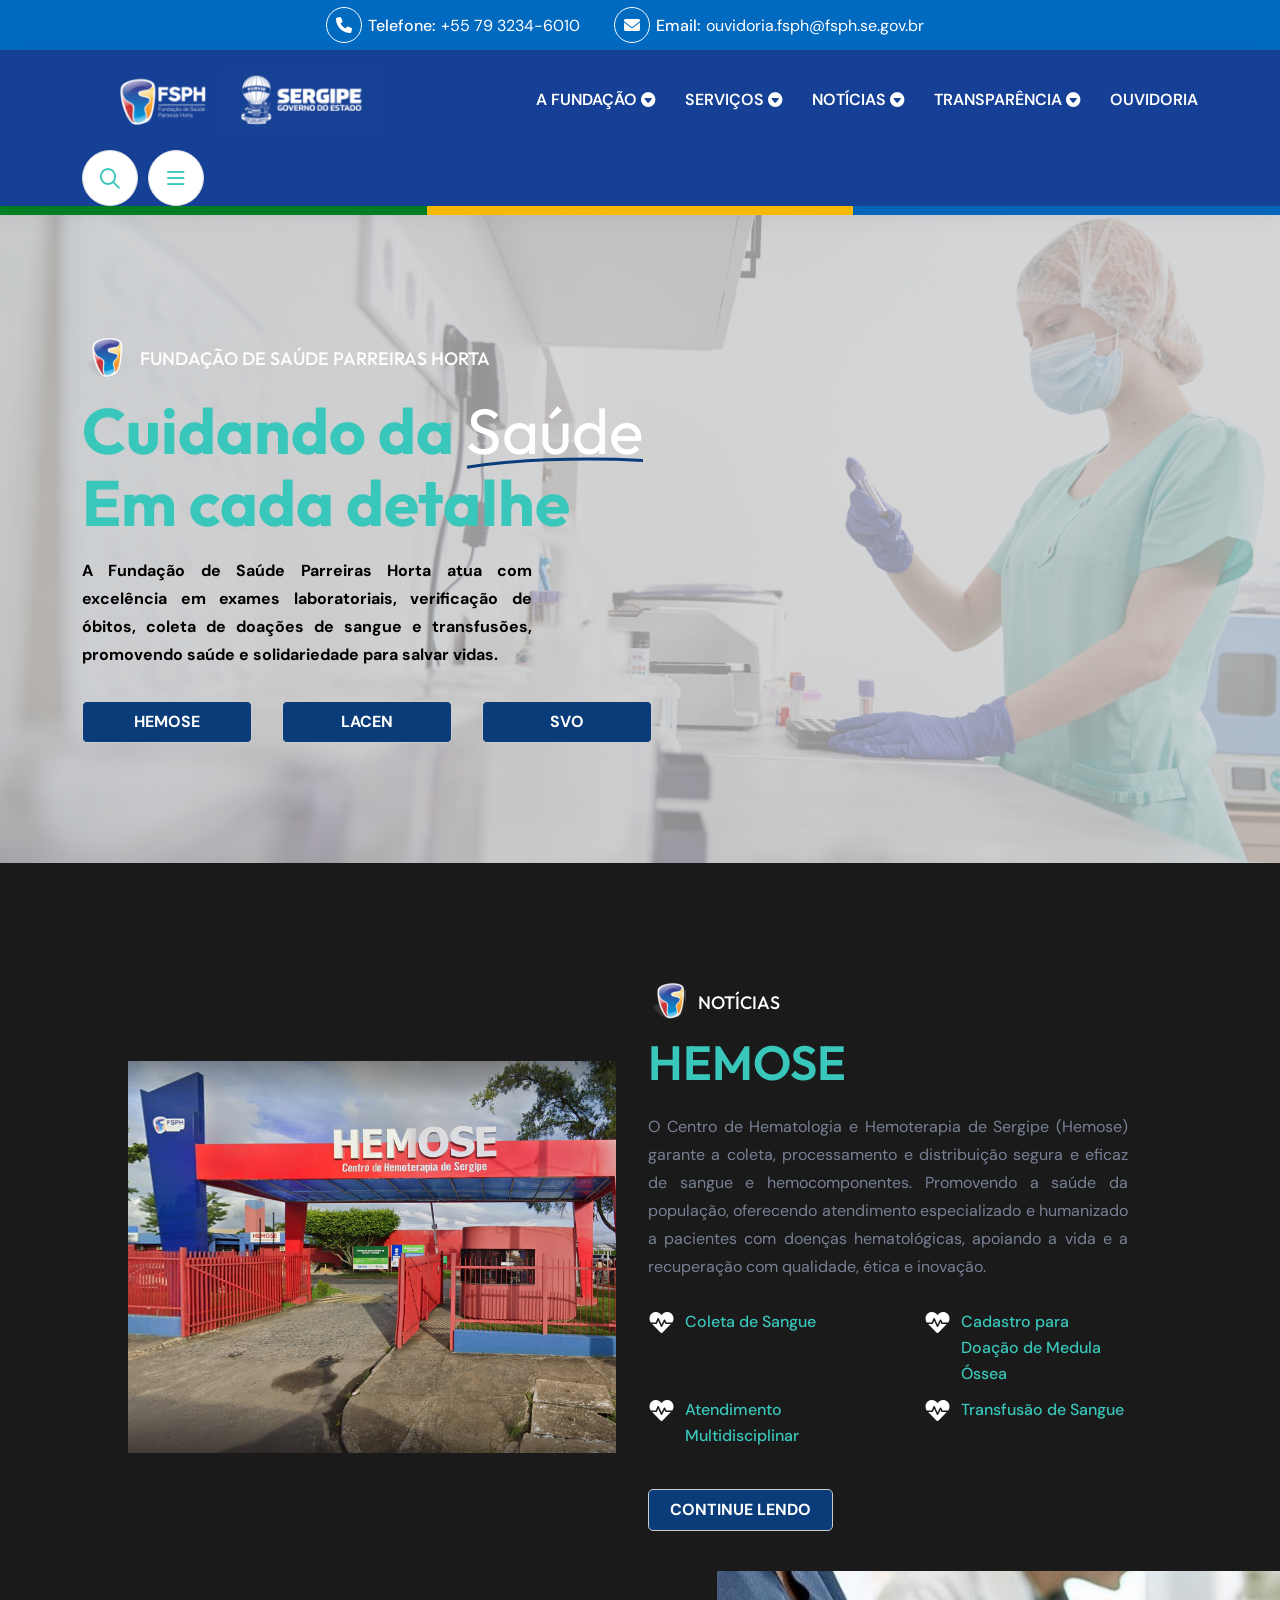
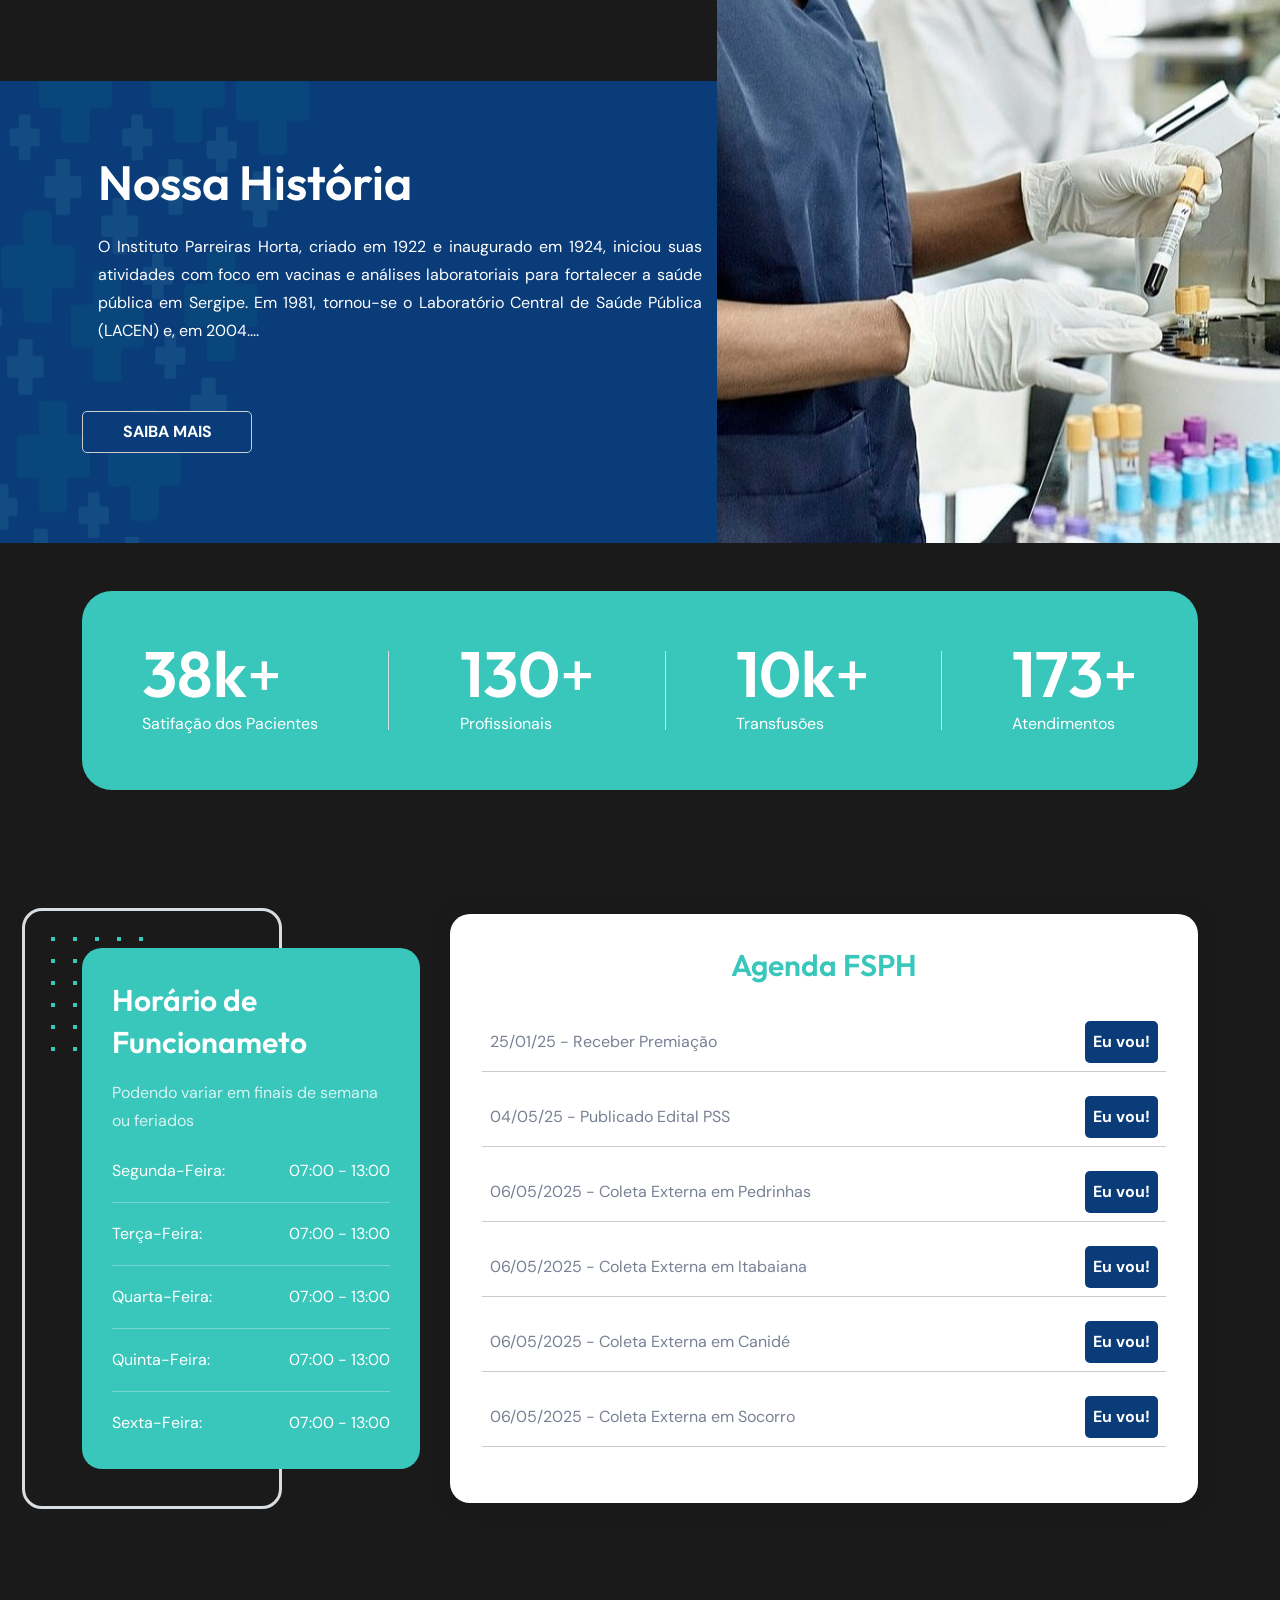
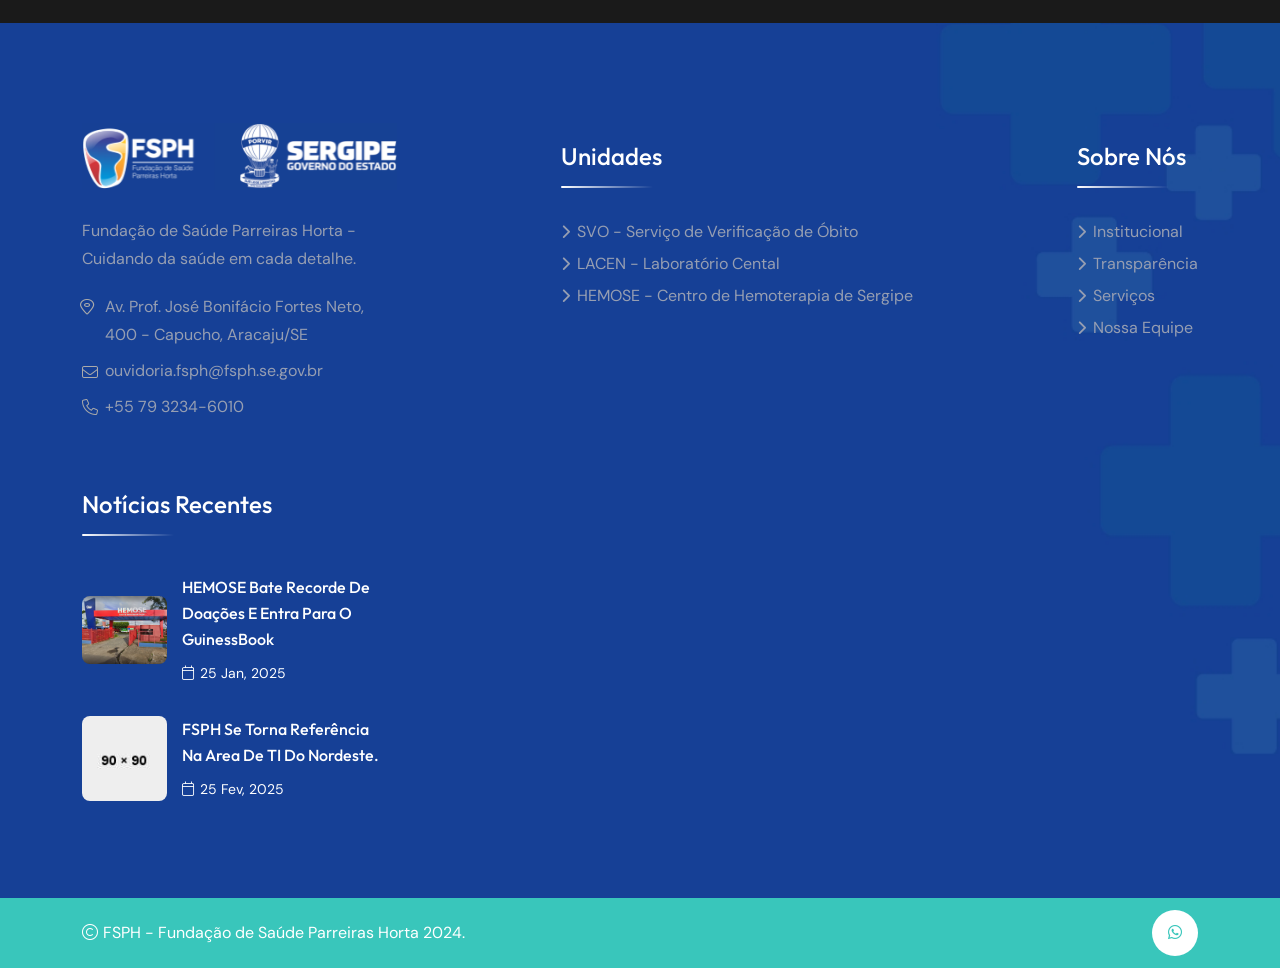
<file: Climbe Investimentos/index.html>
<!doctype html>
<html class="no-js" lang="zxx">

<head>
    <meta charset="utf-8">
    <meta http-equiv="x-ua-compatible" content="ie=edge">
    <title>FSPH - Fundação de Saúde Parreiras Horta</title>
    <meta name="author" content="Mediax">
    <meta name="description" content="Mediax - Health & Medical HTML Template">
    <meta name="keywords" content="Mediax - Health & Medical HTML Template">
    <meta name="robots" content="INDEX,FOLLOW">

    <!-- Mobile Specific Metas -->
    <meta name="viewport" content="width=device-width, initial-scale=1, shrink-to-fit=no">

    <!-- Favicons - Place favicon.ico in the root directory -->
    <link rel="apple-touch-icon" sizes="57x57" href="assets/img/favicons/apple-icon-57x57.png">
    <link rel="apple-touch-icon" sizes="60x60" href="assets/img/favicons/apple-icon-60x60.png">
    <link rel="apple-touch-icon" sizes="72x72" href="assets/img/favicons/apple-icon-72x72.png">
    <link rel="apple-touch-icon" sizes="76x76" href="assets/img/favicons/apple-icon-76x76.png">
    <link rel="apple-touch-icon" sizes="114x114" href="assets/img/favicons/apple-icon-114x114.png">
    <link rel="apple-touch-icon" sizes="120x120" href="assets/img/favicons/apple-icon-120x120.png">
    <link rel="apple-touch-icon" sizes="144x144" href="assets/img/favicons/apple-icon-144x144.png">
    <link rel="apple-touch-icon" sizes="152x152" href="assets/img/favicons/apple-icon-152x152.png">
    <link rel="apple-touch-icon" sizes="180x180" href="assets/img/favicons/apple-icon-180x180.png">
    <link rel="icon" type="image/png" sizes="192x192" href="assets/img/favicons/android-icon-192x192.png">
    <link rel="icon" type="image/png" sizes="32x32" href="assets/img/favicons/favicon-32x32.png">
    <link rel="icon" type="image/png" sizes="96x96" href="assets/img/favicons/favicon-96x96.png">
    <link rel="icon" type="image/png" sizes="16x16" href="assets/img/favicons/favicon-16x16.png">
    <link rel="manifest" href="assets/img/favicons/manifest.json">
    <meta name="msapplication-TileColor" content="#ffffff">
    <meta name="msapplication-TileImage" content="assets/img/favicons/ms-icon-144x144.png">
    <meta name="theme-color" content="#ffffff">

    <!--==============================
	  Google Fonts
	============================== -->
    <link rel="preconnect" href="https://fonts.googleapis.com">
    <link rel="preconnect" href="https://fonts.gstatic.com" crossorigin>
    <link href="https://fonts.googleapis.com/css2?family=DM+Sans:opsz,wght@9..40,100;9..40,200;9..40,300;9..40,400;9..40,500;9..40,600;9..40,700;9..40,800&family=Outfit:wght@300;400;500;600;700;800;900&display=swap" rel="stylesheet">

    <!--==============================
	    All CSS File
	============================== -->
    <!-- Bootstrap -->
    <link rel="stylesheet" href="assets/css/bootstrap.min.css">
    <!-- Fontawesome Icon -->
    <link rel="stylesheet" href="assets/css/fontawesome.min.css">
    <!-- Magnific Popup -->
    <link rel="stylesheet" href="assets/css/magnific-popup.min.css">
    <!-- Swiper Js -->
    <link rel="stylesheet" href="assets/css/swiper-bundle.min.css">
    <!-- datetimepicker -->
    <link rel="stylesheet" href="assets/css/jquery.datetimepicker.min.css">
    <!-- Theme Custom CSS -->
    <link rel="stylesheet" href="assets/css/style.css">
    <script src="assets/js/slide.js" defer></script>

</head>

<body>

    <!--[if lte IE 9]>
    	<p class="browserupgrade">You are using an <strong>outdated</strong> browser. Please <a href="https://browsehappy.com/">upgrade your browser</a> to improve your experience and security.</p>
  	<![endif]-->


    <!--********************************
   		Code Start From Here 
	******************************** -->

    <!--==============================
     Preloader
  ==============================-->
    <div class="preloader ">
        <!-- <button class="th-btn preloaderCls"> </button> -->
        <div class="preloader-inner">
            <div class="loader"></div>
        </div>
    </div>
    <!--==============================
    Sidemenu
============================== -->
    <!-- <div class="sidemenu-wrapper sidemenu-cart ">
        <div class="sidemenu-content">
            <button class="closeButton sideMenuCls"><i class="far fa-times"></i></button>
            <div class="widget woocommerce widget_shopping_cart">
                <h3 class="widget_title">Shopping cart</h3>
                <div class="widget_shopping_cart_content">
                    <ul class="woocommerce-mini-cart cart_list product_list_widget ">
                        <li class="woocommerce-mini-cart-item mini_cart_item">
                            <a href="#" class="remove remove_from_cart_button"><i class="far fa-times"></i></a>
                            <a href="#"><img src="assets/img/product/product_thumb_1_1.jpg" alt="Cart Image">Surgery Hands Gloves</a>
                            <span class="quantity">1 ×
                                <span class="woocommerce-Price-amount amount">
                                    <span class="woocommerce-Price-currencySymbol">$</span>940.00</span>
                            </span>
                        </li>
                        <li class="woocommerce-mini-cart-item mini_cart_item">
                            <a href="#" class="remove remove_from_cart_button"><i class="far fa-times"></i></a>
                            <a href="#"><img src="assets/img/product/product_thumb_1_2.jpg" alt="Cart Image">D-Ribose Drug Medicine</a>
                            <span class="quantity">1 ×
                                <span class="woocommerce-Price-amount amount">
                                    <span class="woocommerce-Price-currencySymbol">$</span>899.00</span>
                            </span>
                        </li>
                        <li class="woocommerce-mini-cart-item mini_cart_item">
                            <a href="#" class="remove remove_from_cart_button"><i class="far fa-times"></i></a>
                            <a href="#"><img src="assets/img/product/product_thumb_1_3.jpg" alt="Cart Image">CAD Dentistry Prosthesis</a>
                            <span class="quantity">1 ×
                                <span class="woocommerce-Price-amount amount">
                                    <span class="woocommerce-Price-currencySymbol">$</span>756.00</span>
                            </span>
                        </li>
                        <li class="woocommerce-mini-cart-item mini_cart_item">
                            <a href="#" class="remove remove_from_cart_button"><i class="far fa-times"></i></a>
                            <a href="#"><img src="assets/img/product/product_thumb_1_4.jpg" alt="Cart Image">Surgery Safety Mask</a>
                            <span class="quantity">1 ×
                                <span class="woocommerce-Price-amount amount">
                                    <span class="woocommerce-Price-currencySymbol">$</span>723.00</span>
                            </span>
                        </li>
                        <li class="woocommerce-mini-cart-item mini_cart_item">
                            <a href="#" class="remove remove_from_cart_button"><i class="far fa-times"></i></a>
                            <a href="#"><img src="assets/img/product/product_thumb_1_5.jpg" alt="Cart Image">Infrared Thermometers</a>
                            <span class="quantity">1 ×
                                <span class="woocommerce-Price-amount amount">
                                    <span class="woocommerce-Price-currencySymbol">$</span>1080.00</span>
                            </span>
                        </li>
                    </ul>
                    <p class="woocommerce-mini-cart__total total">
                        <strong>Subtotal:</strong>
                        <span class="woocommerce-Price-amount amount">
                            <span class="woocommerce-Price-currencySymbol">$</span>4398.00</span>
                    </p>
                    <p class="woocommerce-mini-cart__buttons buttons">
                        <a href="cart.html" class="th-btn wc-forward">View cart</a>
                        <a href="checkout.html" class="th-btn checkout wc-forward">Checkout</a>
                    </p>
                </div>
            </div>
        </div>
    </div> -->
    <!--==============================
    Sidemenu
============================== -->
    <div class="sidemenu-wrapper sidemenu-info ">
        <div class="sidemenu-content">
            <button class="closeButton sideMenuCls"><i class="far fa-times"></i></button>
            <div class="widget  ">
                <div class="th-widget-about">
                    <div class="about-logo">
                        <a href="home-medical-clinic.html">
                            <img src="assets/img/fsph_logoLAzul.png" alt="Mediax" width="150rem" height="auto">
                        </a>
                    </div>
                    <!-- <p class="about-text">Subscribe to out newsletter today to receive latest news administrate cost effective for tactical data.</p>
                    <p class="footer-info">
                        <i class="fal fa-location-dot"></i>
                        2478 Street City Ohio 90255
                    </p>
                    <p class="footer-info">
                        <i class="fal fa-envelope"></i>
                        <a href="mailto:info@mediax.com" class="info-box_link">info@mediax.com</a>
                    </p>
                    <p class="footer-info">
                        <i class="fal fa-phone"></i>
                        <a href="tel:+40276328246" class="info-box_link">+(402) 763 282 46</a>
                    </p>
                    <div class="th-social">
                        <a href="https://www.facebook.com/"><i class="fab fa-facebook-f"></i></a>
                        <a href="https://www.twitter.com/"><i class="fab fa-twitter"></i></a>
                        <a href="https://www.linkedin.com/"><i class="fab fa-linkedin-in"></i></a>
                        <a href="https://www.whatsapp.com/"><i class="fab fa-whatsapp"></i></a>
                    </div> -->
                </div>
            </div>
            <div class="widget  ">
                <h3 class="widget_title">Portal do Colaborador</h3>
                <div class="newsletter-widget">
                    <p class="footer-text">Exclusivo para colaboradores FPSH</p>
                    <form action="#" class="newsletter-form">
                        <div class="form-group">
                            <input type="email" class="form-control" placeholder="Digite seu Email" required="">
                            <input class="form-control" type="password" placeholder="Digite sua Senha" required="">
                        </div>
                        <button type="submit" class="submitBtn">Login</button>
                    </form>
                    <div class="form-group">
                        <input type="checkbox" id="checkboxagree" name="checkboxagree">
                        <label for="checkboxagree">Lembrar Senha</label>
                    </div>
                    <div class="btn-group">
                        <a href="https://play.google.com/" class="img-btn">
                            <img src="assets/img/normal/apple_store.png" alt="icon">
                        </a>
                        <a href="https://play.google.com/" class="img-btn">
                            <img src="assets/img/normal/play_store.png" alt="icon">
                        </a>
                    </div>
                </div>
            </div>
        </div>
    </div>
    <div class="popup-search-box d-none d-lg-block">
        <button class="searchClose"><i class="fal fa-times"></i></button>
        <form action="#">
            <input type="text" placeholder="What are you looking for?">
            <button type="submit"><i class="fal fa-search"></i></button>
        </form>
    </div><!--==============================
    Mobile Menu
  ============================== -->
    <div class="th-menu-wrapper">
        <div class="th-menu-area text-center">
            <button class="th-menu-toggle"><i class="fal fa-times"></i></button>
            <div class="mobile-logo">
                <a href="home-medical-clinic.html"><img src="assets/img/fsph_logoLAzul.png" alt="logoFSPH" width="150rem" height="auto"></a>
            </div>
            <div class="th-mobile-menu">
                <ul>
                    <li class="menu-item-has-children">
                        <a href="home-medical-clinic.html">A Fundação</a>
                        <ul class="sub-menu">
                            <li><a href="home-medical-clinic.html">Nossas Unidades</a></li>
                            <li><a href="home-dental-care.html">Nossa História</a></li>
                            <li><a href="home-medical-shop.html">Institucional</a></li>
                        </ul>
                    </li>
                    <li class="menu-item-has-children">
                        <a href="#">Serviços</a>
                        <ul class="sub-menu">
                            <li><a href="service.html">Serviços</a></li>
                            <li><a href="service-details.html">Serviços Detalhados</a></li>
                        </ul>
                    </li>
                    
                    <li class="menu-item-has-children">
                        <a href="#">Notícias</a>
                        <ul class="sub-menu">
                            <li><a href="blog.html">Notícias</a></li>
                            <li><a href="blog-details.html">Notícias Detalhadas</a></li>
                        </ul>
                    </li>
                    
                    
                    <li class="menu-item-has-children">
                        <a href="#">Transparência</a>
                        <ul class="sub-menu">
                            <li class="menu-item-has-children">
                                <a href="#">Convênios e Transparência</a>
                                <ul class="sub-menu">
                                    <li><a href="shop.html">2020</a></li>
                                    <li><a href="shop-details.html">2021</a></li>
                                    <li><a href="cart.html">2022</a></li>
                                    <li><a href="checkout.html">2023</a></li>
                                </ul>
                            </li>
                            <li><a href="team.html">Rel. Atividade</a></li>
                            <li><a href="team-details.html">Despesa</a></li>
                            <li><a href="appointment.html">Receita</a></li>
                            <li><a href="faq.html">Resp. Fiscal</a></li>
                            <li><a href="pricing.html">Pessoal</a></li>
                            <li><a href="error.html">Licitação</a></li>
                            <li><a href="error.html">Contrato</a></li>
                            <li><a href="error.html">Organograma</a></li>
                            <li><a href="error.html">Ouvidoria</a></li>
                            <li><a href="error.html">e-SIC</a></li>
                            <li><a href="error.html">Perguntas e Respostas</a></li>
                            <li><a href="error.html">Aprovados no PSS</a></li>
                            <li><a href="error.html">Convênios e Transparências</a></li>
                        </ul>
                    </li>
                    <li>
                        <a href="contact.html">Ouvidoria</a>
                    </li>
                </ul>
            </div>
        </div>
    </div><!--==============================
	Header Area
==============================-->
    <header class="th-header header-layout1">
        <div class="header-top">
            <div class="container">
                <div class="row justify-content-center align-items-center gy-2">
                    <div class="col-auto d-none d-lg-block">
                        <div class="header-links">
                            <ul>
                                <li class="d-none d-sm-inline-block"><i class="fas fa-phone icon-btn"></i><b>Telefone:</b> <a href="tel:+557932346010">+55 79 3234-6010</a></li>
                                <li class="d-none d-sm-inline-block"><i class="fas fa-envelope icon-btn"></i><b>Email:</b> <a href="mailto:ouvidoria.fsph@fsph.se.gov.br">ouvidoria.fsph@fsph.se.gov.br</a></li>
                                <li class="d-none d-xxl-inline-block"><i class="fas fa-location-dot icon-btn"></i> Av. Prof. José Bonifácio Fortes Neto, 400 - Bloco Adm 02 - Capucho CEP: 49095-000 Araaju/SE</li>
                            </ul>
                        </div>
                    </div>
                    <!-- <div class="col-auto">
                        <div class="header-links">
                            <ul>
                                <li class="d-none d-md-inline-block">
                                    <div class="dropdown-link">
                                        <a class="dropdown-toggle" href="#" role="button" id="dropdownMenuLink1" data-bs-toggle="dropdown" aria-expanded="true"><img src="assets/img/icon/english.png" alt="icon"> English</a>
                                        <ul class="dropdown-menu" aria-labelledby="dropdownMenuLink1">
                                            <li>
                                                <a href="#">German</a>
                                                <a href="#">French</a>
                                                <a href="#">Italian</a>
                                                <a href="#">Latvian</a>
                                            </li>
                                        </ul>
                                    </div>
                                </li>
                                <li>
                                    <div class="social-links">
                                        <span class="social-title"> </span>
                                        <a href="https://www.facebook.com/"><i class="fab fa-facebook-f"></i></a>
                                        <a href="https://www.twitter.com/"><i class="fab fa-twitter"></i></a>
                                        <a href="https://www.linkedin.com/"><i class="fab fa-linkedin-in"></i></a>
                                        <a href="https://www.instagram.com/"><i class="fab fa-instagram" style="font-size: 1.2rem;"></i></a>
                                        <a href="https://www.youtube.com/"><i class="fab fa-youtube"></i></a>
                                    </div>
                                </li>
                            </ul>
                        </div>
                    </div> -->
                </div>
            </div>
        </div>
        <div class="sticky-wrapper">
            <!-- Main Menu Area -->
            <div class="menu-area" style="background-color: #164095;">
                <div class="container" >
                    <div class="row align-items-center justify-content-between" >
                        <div class="col-auto">
                            <div class="header-logo">
                                <!-- <div class="logo-bg" data-bg-src="assets/img/bg/logo_bg_1.png"></div> -->
                                <a href="home-medical-clinic.html"><img src="assets/img/logoFsphSe.png" alt="Mediax" height="auto" width="300rem"></a>
                            </div>
                        </div>
                        <div class="col-auto d-none d-lg-inline-block">
                            <nav class="main-menu d-none d-lg-inline-block">
                                <ul>
                                    <li class="menu-item-has-children">
                                        <a href="home-medical-clinic.html">A Fundação</a>
                                        <ul class="sub-menu">
                                            <li><a href="#about-sec">Nossas Unidades</a></li>
                                            <li><a href="home-dental-care.html">Nossa História</a></li>
                                            <li><a href="about.html">Institucional</a></li>
                                            <!-- <li><a href="home-ophthalmology.html">Home Ophthalmology</a></li>
                                            <li><a href="home-pediatrics.html">Home Pediatrics</a></li>
                                            <li><a href="home-gynecology.html">Home Gynecology</a></li>
                                            <li><a href="home-aesthetic-dentistry.html">Aesthetic Dentistry</a></li>
                                            <li><a href="home-medical-cosmetics.html">Medical Cosmetics</a></li> -->
                                        </ul>
                                    </li>
                                    <!-- <li><a href="about.html">A fundação</a></li> -->
                                    <li class="menu-item-has-children">
                                        <a href="#">Serviços</a>
                                        <ul class="sub-menu">
                                            <li><a href="service.html">Serviços</a></li>
                                            <li><a href="service-details.html">Serviços Detalhados</a></li>
                                        </ul>
                                    </li>
                                    
                                    <li class="menu-item-has-children">
                                        <a href="#">Notícias</a>
                                        <ul class="sub-menu">
                                            <li><a href="blog.html">Notícias</a></li>
                                            <li><a href="blog-details.html">Notícias Detalhadas</a></li>
                                        </ul>
                                    </li>
                                   
                                    <li class="menu-item-has-children">
                                        <a href="#">Transparência</a>
                                        <ul class="sub-menu">
                                            <li class="menu-item-has-children">
                                                <a href="#">Convênios e Transferências</a>
                                                <ul class="sub-menu">
                                                    <li><a href="#">2020</a></li>
                                                    <li><a href="#">2021</a></li>
                                                    <li><a href="#">2022</a></li>
                                                    <li><a href="#">2023</a></li>
                                                    
                                                </ul>
                                            </li>
                                            <li><a href="#">Rel. Atividade</a></li>
                                            <li><a href="#">Despesa</a></li>
                                            <li><a href="#">Receita</a></li>
                                            <li><a href="#">Resp. Fiscal</a></li>
                                            <li><a href="#">Pessoal</a></li>
                                            <li><a href="#">Licitação</a></li>
                                            <li><a href="#">Contrato</a></li>
                                            <li><a href="#">Organograma</a></li>
                                            <li><a href="#">Ouvidoria</a></li>
                                            <li><a href="#">e-SIC</a></li>
                                            <li><a href="#">Perguntas e Respostas</a></li>
                                            <li><a href="#">Aprovados no PSS</a></li>
                                            <li><a href="#">Convênios e Transferências</a></li>
                                        </ul>
                                    </li>

                                    <li>
                                        <a href="contact.html">Ouvidoria</a>
                                    </li>
                                </ul>
                            </nav>
                        </div>
                        <div class="col-auto">
                            <div class="header-button">
                                <button type="button" class="icon-btn searchBoxToggler d-none d-xl-inline-block"><i class="far fa-search"></i></button>
                                <!-- <button type="button" class="icon-btn sideMenuCart">
                                    <span class="badge">5</span>
                                    <i class="far fa-cart-shopping"></i>
                                </button> -->
                                <!-- <a href="appointment.html" class="th-btn">Agende Agora</a> -->
                                <button type="button" class="icon-btn sideMenuInfo d-none d-xl-inline-block"><i class="far fa-bars"></i></button>
                                <button type="button" class="th-menu-toggle d-block d-lg-none"><i class="far fa-bars"></i></button>
                            </div>
                        </div>
                    </div>
                </div>
            </div>
        </div>
    </header>
    <div id="linhas">
        <div id="linhaVerde"></div>
        <div id="linhaAmarela"></div>
        <div id="linhaAzul"></div>
    </div>
    <!--==============================
Hero Area
==============================-->
    <div class="th-hero-wrapper hero-2" id="hero" data-bg-src="assets/img/imgFundo/mulher.jpg">
        <div class="hero-inner">
            <div class="container">
                <div class="hero-style2">
                    <span class="sub-title"><img src="assets/img/favicons/favicon_48x48.png" alt="shape">Fundação de Saúde Parreiras Horta</span>
                    <h1 class="hero-title2">
                        <span class="title1">Cuidando da <span class="line-text">Saúde</span></span>
                        <span class="title2">Em cada detalhe</span>
                    </h1>
                    <p class="hero-text">A Fundação de Saúde Parreiras Horta atua com excelência em exames laboratoriais, verificação de óbitos, coleta de doações de sangue e transfusões, promovendo saúde e solidariedade para salvar vidas.</p>
                    <div class="btn-group justify-content-center">
                        <a href="about.html" class="hemose-btn">HEMOSE</a>
                        <a href="service.html" class="lacen-btn">LACEN</a>
                        <a href="service.html" class="svo-btn">SVO</a>
                    </div>
                </div>
            </div>
            <!-- <div class="hero-img">
                <img src="assets/img/hero/hero_2_1.png" alt="Image">
            </div> -->
            <!-- <div class="hero-shape1">
                <img src="assets/img/hero/hero_shape_2_1.svg" alt="shape">
            </div>
            <div class="hero-shape2">
                <img src="assets/img/hero/hero_shape_2_2.svg" alt="shape">
            </div>
            <div class="hero-shape3">
                <img src="assets/img/hero/hero_shape_2_3.svg" alt="shape">
            </div>
            <div class="hero-shape4">
                <img src="assets/img/hero/hero_shape_2_4.svg" alt="shape">
            </div>
            <div class="hero-shape5">
                <img src="assets/img/hero/hero_shape_2_5.svg" alt="shape">
            </div> -->
        </div>
    </div>
    <!--======== / Hero Section ========-->
    <!--==============================
About Area  
==============================-->
    <div class="space" id="about-sec">
        <div class="shape-mockup" data-top="0" data-right="0">
            <!-- <img src="assets/img/shape/pattern_shape_1.png" alt="shape"> -->
        </div>
        <div class="shape-mockup jump" data-bottom="10%" data-right="3%">
            <!-- <img src="assets/img/shape/medicine_1.png" alt="shape"> -->
        </div>
        <div class="container slider" style="max-width: 800vw;">
            <div class="row align-items-center slide">
                <div class="col-xl-6 mb-30 mb-xl-0">
                    <div class="img-box1">
                        <div class="img1">
                            <img src="assets/img/hemose.png" alt="About">
                        </div>
                        <!-- <div class="about-info">
                            <h3 class="box-title">HEMOSE</h3>
                            <p class="box-text">Centro de Hemoterapia <br> de Sergipe.</p>
                            <div class="box-review">
                                <i class="fa-sharp fa-solid fa-star"></i><i class="fa-sharp fa-solid fa-star"></i><i class="fa-sharp fa-solid fa-star"></i><i class="fa-sharp fa-solid fa-star"></i><i class="fa-sharp fa-solid fa-star"></i>
                            </div>
                            <a href="tel:+16356478965" class="box-link"><i class="fa-solid fa-phone"></i> +55 79 3225-8019</a>
                        </div> -->
                    </div>
                </div>
                <div class="col-xl-6">
                    <div class="ps-xxl-4 ms-xl-2 text-center text-xl-start">
                        <div class="title-area mb-32">
                            <span class="sub-title"><img src="assets/img/favicons/Favicon_40x40.png" alt="shape">Notícias</span>
                            <h2 class="sec-title">HEMOSE</h2>
                            <p class="sec-text" style="text-align: justify;">O Centro de Hematologia e Hemoterapia de Sergipe (Hemose) garante a coleta, processamento e distribuição segura e eficaz de sangue e hemocomponentes. Promovendo a saúde da população, oferecendo atendimento especializado e humanizado a pacientes com doenças hematológicas, apoiando a vida e a recuperação com qualidade, ética e inovação.</p>
                        </div>
                        <div class="mb-30 mt-n1">
                            <div class="checklist style2 list-two-column">
                                <ul>
                                    <li><i class="fas fa-heart-pulse"></i> Coleta de Sangue</li>
                                    <li><i class="fas fa-heart-pulse"></i> Cadastro para Doação de Medula Óssea</li>
                                    <li><i class="fas fa-heart-pulse"></i> Atendimento Multidisciplinar</li>
                                    <li><i class="fas fa-heart-pulse"></i> Transfusão de Sangue</li>
                                </ul>
                            </div>
                        </div>
                        <div>
                            <a href="about.html" class="continueLendoBtn">Continue Lendo</a>
                        </div>
                    </div>
                </div>
            </div>
            <!-- segundo slide -->
            <div class="row align-items-center slide">
                <div class="col-xl-6 mb-30 mb-xl-0">
                    <div class="img-box1">
                        <div class="img1">
                            <img src="assets/img/svo.webp" alt="About">
                        </div>
                        <!-- <div class="about-info">
                            <h3 class="box-title">HEMOSE</h3>
                            <p class="box-text">Centro de Hemoterapia <br> de Sergipe.</p>
                            <div class="box-review">
                                <i class="fa-sharp fa-solid fa-star"></i><i class="fa-sharp fa-solid fa-star"></i><i class="fa-sharp fa-solid fa-star"></i><i class="fa-sharp fa-solid fa-star"></i><i class="fa-sharp fa-solid fa-star"></i>
                            </div>
                            <a href="tel:+16356478965" class="box-link"><i class="fa-solid fa-phone"></i> +55 79 3225-8019</a>
                        </div> -->
                    </div>
                </div>
                <div class="col-xl-6">
                    <div class="ps-xxl-4 ms-xl-2 text-center text-xl-start">
                        <div class="title-area mb-32">
                            <span class="sub-title"><img src="assets/img/favicons/Favicon_40x40.png" alt="shape">Notícias</span>
                            <h2 class="sec-title">SVO</h2>
                            <p class="sec-text" style="text-align: justify;">O SVO (Serviço de Verificação de Óbitos) de Sergipe é uma unidade de saúde responsável por investigar e determinar a causa de mortes naturais que ocorrem sem assistência médica ou por causas desconhecidas no estado. O serviço realiza exames post-mortem, como autópsias e análises complementares, quando necessário, para esclarecer as circunstâncias do óbito.</p>
                        </div>
                        <div class="mb-30 mt-n1">
                            <div class="checklist style2 list-two-column">
                                <ul>
                                    <li><i class="fas fa-heart-pulse"></i> Emissão de Declaração de Óbito</li>
                                    <li><i class="fas fa-heart-pulse"></i> Investigação de Causas de Morte</li>
                                    <li><i class="fas fa-heart-pulse"></i> Atendimento Humanizado</li>
                                    <li><i class="fas fa-heart-pulse"></i> Apoio a Pesquisas e Estudos</li>
                                </ul>
                            </div>
                        </div>
                        <div>
                            <a href="about.html" class="continueLendoBtn">Continue Lendo</a>
                        </div>
                    </div>
                </div>
            </div>
            <!-- terceiro slide -->
            <div class="row align-items-center slide">
                <div class="col-xl-6 mb-30 mb-xl-0">
                    <div class="img-box1">
                        <div class="img1">
                            <img src="assets/img/lacen.jpg" alt="About">
                        </div>
                        <!-- <div class="about-info">
                            <h3 class="box-title">HEMOSE</h3>
                            <p class="box-text">Centro de Hemoterapia <br> de Sergipe.</p>
                            <div class="box-review">
                                <i class="fa-sharp fa-solid fa-star"></i><i class="fa-sharp fa-solid fa-star"></i><i class="fa-sharp fa-solid fa-star"></i><i class="fa-sharp fa-solid fa-star"></i><i class="fa-sharp fa-solid fa-star"></i>
                            </div>
                            <a href="tel:+16356478965" class="box-link"><i class="fa-solid fa-phone"></i> +55 79 3225-8019</a>
                        </div> -->
                    </div>
                </div>
                <div class="col-xl-6">
                    <div class="ps-xxl-4 ms-xl-2 text-center text-xl-start">
                        <div class="title-area mb-32">
                            <span class="sub-title"><img src="assets/img/favicons/Favicon_40x40.png" alt="shape">Notícias</span>
                            <h2 class="sec-title">LACEN</h2>
                            <p class="sec-text" style="text-align: justify;">O LACEN (Laboratório Central de Saúde Pública) de Sergipe é uma instituição vinculada à Secretaria de Estado da Saúde, responsável por realizar análises laboratoriais de interesse da saúde pública. Ele desempenha um papel essencial no diagnóstico e controle de doenças transmissíveis e não transmissíveis, monitoramento ambiental e sanitário, além de apoiar programas de vigilância epidemiológica.</p>
                        </div>
                        <div class="mb-30 mt-n1">
                            <div class="checklist style2 list-two-column">
                                <ul>
                                    <li><i class="fas fa-heart-pulse"></i> Análises Clínicas</li>
                                    <li><i class="fas fa-heart-pulse"></i> Análises Laboratoriais</li>
                                    <li><i class="fas fa-heart-pulse"></i> Vigilância Sanitária</li>
                                    <li><i class="fas fa-heart-pulse"></i> Monitoramento Epidemiológico</li>
                                </ul>
                            </div>
                        </div>
                        <div>
                            <a href="about.html" class="continueLendoBtn">Continue Lendo</a>
                        </div>
                    </div>
                </div>
            </div>
            <!-- <div class="navigation">
                <button class="arrow" id="prev">&#8249;</button>
                <button class="arrow" id="next">&#8250;</button>
            </div> -->
        </div>
    </div>
    <!--==============================
Service Area  
==============================-->
    <!-- <section class="overflow-hidden bg-smoke space" id="service-sec" data-bg-src="assets/img/bg/service_bg_1.png">
        <div class="container">
            <div class="row justify-content-center">
                <div class="col-lg-6 col-md-8">
                    <div class="title-area text-center">
                        <span class="sub-title"><img src="assets/img/theme-img/title_icon.svg" alt="Icon">Nossos Serviços</span>
                        <h2 class="sec-title">Nossas Especialidades Médicas e Laboratoriais</h2>
                    </div>
                </div>
            </div>
            <div class="row gy-4 justify-content-center">
                <div class="col-xl-3 col-lg-4 col-sm-6">
                    <div class="service-card" data-bg-src="assets/img/service/service_card_1.jpg">
                        <div class="box-shape">
                            <img src="assets/img/bg/service_card_bg.png" alt="Service">
                        </div>
                        <div class="box-icon">
                            <img src="assets/img/icon/service_card_1.svg" alt="Icon">
                        </div>
                        <h3 class="box-title"><a href="service-details.html">Internal Medicine</a></h3>
                        <p class="box-text">30+ Doctors</p>
                        <a href="service-details.html" class="th-btn btn-sm style2 theme-color">Read More</a>
                    </div>
                </div>
                <div class="col-xl-3 col-lg-4 col-sm-6">
                    <div class="service-card" data-bg-src="assets/img/service/service_card_2.jpg">
                        <div class="box-shape">
                            <img src="assets/img/bg/service_card_bg.png" alt="Service">
                        </div>
                        <div class="box-icon">
                            <img src="assets/img/icon/service_card_2.svg" alt="Icon">
                        </div>
                        <h3 class="box-title"><a href="service-details.html">Dental Care</a></h3>
                        <p class="box-text">20+ Doctors</p>
                        <a href="service-details.html" class="th-btn btn-sm style2 theme-color">Read More</a>
                    </div>
                </div>
                <div class="col-xl-3 col-lg-4 col-sm-6">
                    <div class="service-card" data-bg-src="assets/img/service/service_card_3.jpg">
                        <div class="box-shape">
                            <img src="assets/img/bg/service_card_bg.png" alt="Service">
                        </div>
                        <div class="box-icon">
                            <img src="assets/img/icon/service_card_3.svg" alt="Icon">
                        </div>
                        <h3 class="box-title"><a href="service-details.html">Urology Care</a></h3>
                        <p class="box-text">20+ Doctors</p>
                        <a href="service-details.html" class="th-btn btn-sm style2 theme-color">Read More</a>
                    </div>
                </div>
                <div class="col-xl-3 col-lg-4 col-sm-6">
                    <div class="service-card" data-bg-src="assets/img/service/service_card_4.jpg">
                        <div class="box-shape">
                            <img src="assets/img/bg/service_card_bg.png" alt="Service">
                        </div>
                        <div class="box-icon">
                            <img src="assets/img/icon/service_card_4.svg" alt="Icon">
                        </div>
                        <h3 class="box-title"><a href="service-details.html">Neurology Care</a></h3>
                        <p class="box-text">10+ Doctors</p>
                        <a href="service-details.html" class="th-btn btn-sm style2 theme-color">Read More</a>
                    </div>
                </div>
                <div class="col-xl-3 col-lg-4 col-sm-6">
                    <div class="service-card" data-bg-src="assets/img/service/service_card_5.jpg">
                        <div class="box-shape">
                            <img src="assets/img/bg/service_card_bg.png" alt="Service">
                        </div>
                        <div class="box-icon">
                            <img src="assets/img/icon/service_card_5.svg" alt="Icon">
                        </div>
                        <h3 class="box-title"><a href="service-details.html">Gynecologists</a></h3>
                        <p class="box-text">30+ Doctors</p>
                        <a href="service-details.html" class="th-btn btn-sm style2 theme-color">Read More</a>
                    </div>
                </div>
                <div class="col-xl-3 col-lg-4 col-sm-6">
                    <div class="service-card" data-bg-src="assets/img/service/service_card_6.jpg">
                        <div class="box-shape">
                            <img src="assets/img/bg/service_card_bg.png" alt="Service">
                        </div>
                        <div class="box-icon">
                            <img src="assets/img/icon/service_card_6.svg" alt="Icon">
                        </div>
                        <h3 class="box-title"><a href="service-details.html">Ophthalmology</a></h3>
                        <p class="box-text">24+ Doctors</p>
                        <a href="service-details.html" class="th-btn btn-sm style2 theme-color">Read More</a>
                    </div>
                </div>
                <div class="col-xl-3 col-lg-4 col-sm-6">
                    <div class="service-card" data-bg-src="assets/img/service/service_card_7.jpg">
                        <div class="box-shape">
                            <img src="assets/img/bg/service_card_bg.png" alt="Service">
                        </div>
                        <div class="box-icon">
                            <img src="assets/img/icon/service_card_7.svg" alt="Icon">
                        </div>
                        <h3 class="box-title"><a href="service-details.html">Orthopedics</a></h3>
                        <p class="box-text">26+ Doctors</p>
                        <a href="service-details.html" class="th-btn btn-sm style2 theme-color">Read More</a>
                    </div>
                </div>
                <div class="col-xl-3 col-lg-4 col-sm-6">
                    <div class="service-card" data-bg-src="assets/img/service/service_card_8.jpg">
                        <div class="box-shape">
                            <img src="assets/img/bg/service_card_bg.png" alt="Service">
                        </div>
                        <div class="box-icon">
                            <img src="assets/img/icon/service_card_8.svg" alt="Icon">
                        </div>
                        <h3 class="box-title"><a href="service-details.html">Cardiology</a></h3>
                        <p class="box-text">20+ Doctors</p>
                        <a href="service-details.html" class="th-btn btn-sm style2 theme-color">Read More</a>
                    </div>
                </div>
            </div>
            <div class="mt-5 pt-2 space-extra-bottom">
                <p class="round-text"><span class="text">You Get Our 20+ More services... <a href="service.html" class="line-btn">Explore All Services</a></span></p>
            </div>
        </div>
    </section> -->


    <!--==============================
Cta Area  
==============================-->
    <section class="overflow-hidden cta-sec4 mt-2 mobile" data-bg-src="assets/img/bg/cta_bg_4.jpg">
        <div class="container z-index-common" >
            <div class="row align-items-end justify-content-center text-center text-xl-start" >
                <div class="col-xl-7 col-lg-9 space-extra" >
                    <div class="title-area mb-32 p-3 mr-5">
                        <h2 class="sec-title text-white">Nossa História</h2>
                        <p class="sec-text text-white" style="text-align: justify;">O Instituto Parreiras Horta, criado em 1922 e inaugurado em 1924, iniciou suas atividades com foco em vacinas e análises laboratoriais para fortalecer a saúde pública em Sergipe. Em 1981, tornou-se o Laboratório Central de Saúde Pública (LACEN) e, em 2004...</strong>.</p>
                    </div>
                    <div class="btn-group justify-content-center">
                        <a href="contact.html" class="continueLendoBtn saibaMais">Saiba Mais</a>
                    </div>
                </div>
                <div class="col-xl-5">
                    <div class="img-box2">
                        <img src="assets/img/laboratorio2.jpeg" alt="image" height="25px">
                    </div>
                </div>
            </div>
        </div>
    </section>
    <!--==============================
Feature Area  
==============================-->
    <!-- <div class="overflow-hidden space">
        <div class="container">
            <div class="row">
                <div class="col-xl-6 text-center text-xl-start">
                    <div class="pe-xxl-5 mb-40 mb-xl-0">
                        <div class="title-area mb-32">
                            <span class="sub-title"><img src="assets/img/theme-img/title_icon.svg" alt="shape">Why Choose Us</span>
                            <h2 class="sec-title">We Are Always Open For Your Health Services</h2>
                        </div>
                        <div class="choose-feature-wrap">
                            <div class="choose-feature">
                                <div class="box-number">01</div>
                                <div class="media-body">
                                    <h3 class="box-title">Compassionate & Expert Care</h3>
                                    <p class="box-text">Our team of dedicated healthcare professionals combines years of experience with a genuine commitment to providing.</p>
                                </div>
                            </div>
                            <div class="choose-feature">
                                <div class="box-number">02</div>
                                <div class="media-body">
                                    <h3 class="box-title">Patient-Centered Approach</h3>
                                    <p class="box-text">Your health and well-being are our top priorities. We take the time to listen to your concerns, answer your questions.</p>
                                </div>
                            </div>
                            <div class="choose-feature">
                                <div class="box-number">03</div>
                                <div class="media-body">
                                    <h3 class="box-title">Personalized Treatment Plans</h3>
                                    <p class="box-text">We understand that every patient is unique, and their healthcare needs may vary. That's why we create individualized treatment.</p>
                                </div>
                            </div>
                        </div>
                    </div>
                </div>
                <div class="col-xl-6">
                    <div class="img-box3">
                        <img src="assets/img/normal/why_1.jpg" alt="Why">
                    </div>
                </div>
            </div>
        </div>
    </div> -->
    <!--==============================
Counter Area  
==============================-->
    <div class="z-index-common mt-5 mb-1" data-pos-for="#team-sec" data-sec-pos="bottom-half">
        <div class="container">
            <div class="counter-card-wrap">
                <div class="counter-card">
                    <h2 class="box-number">
                        <span class="number"><span class="counter-number">69</span>k</span><span class="plus">+</span>
                    </h2>
                    <p class="box-text">Satifação dos Pacientes</p>
                </div>
                <div class="divider"></div>
                <div class="counter-card">
                    <h2 class="box-number">
                        <span class="number"><span class="counter-number">236</span></span><span class="plus">+</span>
                    </h2>
                    <p class="box-text">Profissionais</p>
                </div>
                <div class="divider"></div>
                <div class="counter-card">
                    <h2 class="box-number">
                        <span class="number"><span class="counter-number">19</span>k</span><span class="plus">+</span>
                    </h2>
                    <p class="box-text">Transfusões</p>
                </div>
                <div class="divider"></div>
                <div class="counter-card">
                    <h2 class="box-number">
                        <span class="number"><span class="counter-number">320</span></span><span class="plus">+</span>
                    </h2>
                    <p class="box-text">Atendimentos</p>
                </div>
                <div class="divider"></div>
            </div>
        </div>
    </div>
    <!--==============================
Team Area  
==============================-->
    <!-- <section class="bg-top-center space-top" id="team-sec" data-bg-src="assets/img/bg/team_bg_1.jpg">
        <div class="container z-index-common">
            <div class="title-area text-center">
                <span class="sub-title"><img src="assets/img/theme-img/title_icon.svg" alt="Icon">Expert doctors</span>
                <h2 class="sec-title">Conheça Nossos Diretores</h2>
            </div>
            <div class="swiper th-slider has-shadow" id="teamSlider1" data-slider-options='{"breakpoints":{"0":{"slidesPerView":1},"576":{"slidesPerView":"2"},"768":{"slidesPerView":"2"},"992":{"slidesPerView":"3"},"1200":{"slidesPerView":"4"}}}'>
                <div class="swiper-wrapper" style="justify-content: center;"> -->
                    <!-- Single Item -->
                    <!-- <div class="swiper-slide">
                        <div class="th-team team-card">
                            <div class="box-img">
                                <img src="assets/img/charles.jpeg" alt="Team">
                                <div class="th-social">
                                    <a target="_blank" href="https://facebook.com/"><i class="fab fa-facebook-f"></i></a>
                                    <a target="_blank" href="https://linkedin.com/"><i class="fab fa-linkedin-in"></i></a>
                                    <a target="_blank" href="https://twitter.com/"><i class="fab fa-twitter"></i></a>
                                </div>
                            </div>
                            <h3 class="box-title"><a href="team-details.html">Charles Leal Souza</a></h3>
                            <span class="team-desig">Diretor Geral Interino</span>
                        </div>
                    </div> -->

                    <!-- Single Item -->
                    <!-- <div class="swiper-slide">
                        <div class="th-team team-card">
                            <div class="box-img">
                                <img src="assets/img/Conrado-02-640x640.jpg" alt="Team">
                                <div class="th-social">
                                    <a target="_blank" href="https://facebook.com/"><i class="fab fa-facebook-f"></i></a>
                                    <a target="_blank" href="https://linkedin.com/"><i class="fab fa-linkedin-in"></i></a>
                                    <a target="_blank" href="https://twitter.com/"><i class="fab fa-twitter"></i></a>
                                </div>
                            </div>
                            <h3 class="box-title"><a href="team-details.html">Conrado Marques de Souza Neto</a></h3>
                            <span class="team-desig">Diretor Operacional</span>
                        </div>
                    </div>
                </div>
            </div>
        </div>
    </section> -->
    <!--==============================
Appointment Area   
==============================-->
    <div class="overflow-hidden space">
        <div class="container">
            <div class="appointment-row">
                <div class="schedule-box">
                    <div class="shape"></div>
                    <h3 class="box-title">Horário de Funcionameto</h3>
                    <p class="box-text">Podendo variar em finais de semana ou feriados</p>
                    <p class="box-timing">Segunda-Feira: <span>07:00 - 13:00</span></p>
                    <p class="box-timing">Terça-Feira: <span>07:00 - 13:00 </span></p>
                    <p class="box-timing">Quarta-Feira: <span>07:00 - 13:00</span></p>
                    <p class="box-timing">Quinta-Feira: <span>07:00 - 13:00</span></p>
                    <p class="box-timing">Sexta-Feira: <span>07:00 - 13:00</span></p>
                </div>
                <div class="form-wrap">
                    <!-- <div class="img-box4">
                        <div class="img1">
                            <img src="assets/img/normal/form_1_1.jpg" alt="Image">
                        </div>
                        <div class="img2">
                            <img src="assets/img/normal/form_1_2.jpg" alt="Image">
                        </div>
                    </div> -->
                    <form action="mail.php" method="POST" class="appointment-form">
                        <h4 class="form-title">Agenda FSPH</h4>
                        <div class="row">
                            <div class="form-group col-12 agendaFundacao" >
                                <span>25/01/25 - Receber Premiação</span>
                                <button class="euVouBtn">Eu vou!</button>
                            </div>
                            <div class="form-group col-12 agendaFundacao">
                                <span>04/05/25 - Publicado Edital PSS</span>
                                <button class="euVouBtn">Eu vou!</button>

                            </div>
                            <div class="form-group col-12 agendaFundacao">
                                <span>06/05/2025 - Coleta Externa em Pedrinhas</span>
                                <button class="euVouBtn">Eu vou!</button>

                            </div>
                            <div class="form-group col-12 agendaFundacao">
                                <span>06/05/2025 - Coleta Externa em Itabaiana</span>
                                <button class="euVouBtn">Eu vou!</button>

                            </div>
                            <div class="form-group col-12 agendaFundacao">
                                <span>06/05/2025 - Coleta Externa em Canidé</span>
                                <button class="euVouBtn">Eu vou!</button>

                            </div>
                            <div class="form-group col-12 agendaFundacao">
                                <span>06/05/2025 - Coleta Externa em Socorro</span>
                                <button class="euVouBtn">Eu vou!</button>

                            </div>
                            <!-- <div class="form-btn col-12">
                                <button class="th-btn btn-fw">Agendar</button>
                            </div> -->
                        </div>
                        <p class="form-messages mb-0 mt-3"></p>
                    </form>
                </div>
            </div>
        </div>
    </div>

    <!--==============================
Process Area  
==============================-->
    <!-- <section class="space" data-bg-src="assets/img/bg/process_bg_1.jpg">
        <div class="container">
            <div class="title-area text-center">
                <span class="sub-title"><img src="assets/img/theme-img/title_icon.svg" alt="Icon">Work Process</span>
                <h2 class="sec-title">Let’s See How We Work Process</h2>
            </div>
            <div class="process-card-wrap">
                <div class="process-card">
                    <div class="box-img">
                        <div class="img">
                            <img src="assets/img/normal/process_card_1.jpg" alt="icon">
                        </div>
                        <p class="box-number">01</p>
                    </div>
                    <h3 class="box-title">Patient Registration</h3>
                    <p class="box-text">The first step in our process is to welcome our patients and ensure they have a experience.</p>
                </div>
                <div class="process-card">
                    <div class="box-img">
                        <div class="img">
                            <img src="assets/img/normal/process_card_2.jpg" alt="icon">
                        </div>
                        <p class="box-number">02</p>
                    </div>
                    <h3 class="box-title">Check-Ups</h3>
                    <p class="box-text">Once the patient is checked in, healthcare professional conduct a thorough evaluation.</p>
                </div>
                <div class="process-card">
                    <div class="box-img">
                        <div class="img">
                            <img src="assets/img/normal/process_card_3.jpg" alt="icon">
                        </div>
                        <p class="box-number">03</p>
                    </div>
                    <h3 class="box-title">Get Report</h3>
                    <p class="box-text">Analyzing the result of diagnostic tests & incorporating them into the diagnosis.</p>
                </div>
                <div class="process-card">
                    <div class="box-img">
                        <div class="img">
                            <img src="assets/img/normal/process_card_4.jpg" alt="icon">
                        </div>
                        <p class="box-number">04</p>
                    </div>
                    <h3 class="box-title">Ongoing Care</h3>
                    <p class="box-text">Our commitment to our patient extend beyond the initial visit. we ensure continuity of care.</p>
                </div>
            </div>
        </div>
    </section> -->
    <!--==============================
Faq Area
==============================-->
    <!-- <div class="overflow-hidden" id="faq-sec" data-bg-src="assets/img/bg/faq_bg_1.jpg">
        <div class="container">
            <div class="row justify-content-center">
                <div class="col-xl-6 text-center text-xl-start align-self-center">
                    <div class="pe-xl-4 space-top pt-xl-0 pb-40 pb-xl-0">
                        <div class="title-area text-center text-xl-start">
                            <span class="sub-title"><img src="assets/img/theme-img/title_icon_2.svg" alt="Icon">Faqs</span>
                            <h2 class="sec-title text-white">Frequently Asked Have <br> Any Question?</h2>
                        </div>
                        <div class="accordion" id="faqAccordion">


                            <div class="accordion-card">
                                <div class="accordion-header" id="collapse-item-1">
                                    <button class="accordion-button " type="button" data-bs-toggle="collapse" data-bs-target="#collapse-1" aria-expanded="true" aria-controls="collapse-1">01. What services does the clinic offer?</button>
                                </div>
                                <div id="collapse-1" class="accordion-collapse collapse show" aria-labelledby="collapse-item-1" data-bs-parent="#faqAccordion">
                                    <div class="accordion-body">
                                        <p class="faq-text">Our clinic is strategically located for easy access, ensuring that you can reach us conveniently from various parts of the community. We also provide accessibility.</p>
                                    </div>
                                </div>
                            </div>


                            <div class="accordion-card">
                                <div class="accordion-header" id="collapse-item-2">
                                    <button class="accordion-button collapsed" type="button" data-bs-toggle="collapse" data-bs-target="#collapse-2" aria-expanded="false" aria-controls="collapse-2">02. How do I schedule an appointment?</button>
                                </div>
                                <div id="collapse-2" class="accordion-collapse collapse " aria-labelledby="collapse-item-2" data-bs-parent="#faqAccordion">
                                    <div class="accordion-body">
                                        <p class="faq-text">Our clinic is strategically located for easy access, ensuring that you can reach us conveniently from various parts of the community. We also provide accessibility.</p>
                                    </div>
                                </div>
                            </div>


                            <div class="accordion-card">
                                <div class="accordion-header" id="collapse-item-3">
                                    <button class="accordion-button collapsed" type="button" data-bs-toggle="collapse" data-bs-target="#collapse-3" aria-expanded="false" aria-controls="collapse-3">03. What are the clinic hours of operation?</button>
                                </div>
                                <div id="collapse-3" class="accordion-collapse collapse " aria-labelledby="collapse-item-3" data-bs-parent="#faqAccordion">
                                    <div class="accordion-body">
                                        <p class="faq-text">Our clinic is strategically located for easy access, ensuring that you can reach us conveniently from various parts of the community. We also provide accessibility.</p>
                                    </div>
                                </div>
                            </div>
                        </div>
                    </div>
                </div>
                <div class="col-xl-6">
                    <div class="ps-xxl-4">
                        <div class="faq-img1">
                            <img src="assets/img/normal/faq_1.png" alt="faq">
                        </div>
                    </div>
                </div>
            </div>
        </div>
    </div> -->


    <!--==============================
Testimonial Area  
==============================-->
    <!-- <section class="space" id="testi-sec">
        <div class="container">
            <div class="title-area text-center">
                <span class="sub-title"><img src="assets/img/theme-img/title_icon.svg" alt="shape">Testimonials</span>
                <h2 class="sec-title">What Our Present Says?</h2>
            </div>
            <div class="swiper th-slider" id="testiSlide1" data-slider-options='{"breakpoints":{"0":{"slidesPerView":1},"576":{"slidesPerView":"1"},"768":{"slidesPerView":"1"},"992":{"slidesPerView":"2"},"1200":{"slidesPerView":"2"}}}'>
                <div class="swiper-wrapper">
                    <div class="swiper-slide">
                        <div class="testi-card bg-smoke">
                            <div class="box-review">
                                <i class="fa-sharp fa-solid fa-star"></i><i class="fa-sharp fa-solid fa-star"></i><i class="fa-sharp fa-solid fa-star"></i><i class="fa-sharp fa-solid fa-star"></i><i class="fa-sharp fa-solid fa-star"></i>
                            </div>
                            <div class="box-quote">
                                <img src="assets/img/icon/quote_1.svg" alt="Icon">
                            </div>
                            <p class="box-text">“Objectively deploy open-source web-readiness impactful bandwidth. Compellingly coordinate business deliverables rather equity invested technologies. Phosfluorescently reinvent maintainable.”</p>
                            <div class="box-profile">
                                <div class="box-img">
                                    <img src="assets/img/testimonial/testi_1_1.jpg" alt="Avater">
                                </div>
                                <div class="box-content">
                                    <h3 class="box-title">Pelican Steve</h3>
                                    <span class="box-desig">Neurologist</span>
                                </div>
                            </div>
                        </div>
                    </div>
                    <div class="swiper-slide">
                        <div class="testi-card bg-smoke">
                            <div class="box-review">
                                <i class="fa-sharp fa-solid fa-star"></i><i class="fa-sharp fa-solid fa-star"></i><i class="fa-sharp fa-solid fa-star"></i><i class="fa-sharp fa-solid fa-star"></i><i class="fa-sharp fa-solid fa-star"></i>
                            </div>
                            <div class="box-quote">
                                <img src="assets/img/icon/quote_1.svg" alt="Icon">
                            </div>
                            <p class="box-text">“Objectively deploy open-source web-readiness impactful bandwidth. Compellingly coordinate business deliverables rather equity invested technologies. Phosfluorescently reinvent maintainable.”</p>
                            <div class="box-profile">
                                <div class="box-img">
                                    <img src="assets/img/testimonial/testi_1_2.jpg" alt="Avater">
                                </div>
                                <div class="box-content">
                                    <h3 class="box-title">Alexa Milton</h3>
                                    <span class="box-desig">Physiotherapist</span>
                                </div>
                            </div>
                        </div>
                    </div>
                    <div class="swiper-slide">
                        <div class="testi-card bg-smoke">
                            <div class="box-review">
                                <i class="fa-sharp fa-solid fa-star"></i><i class="fa-sharp fa-solid fa-star"></i><i class="fa-sharp fa-solid fa-star"></i><i class="fa-sharp fa-solid fa-star"></i><i class="fa-sharp fa-solid fa-star"></i>
                            </div>
                            <div class="box-quote">
                                <img src="assets/img/icon/quote_1.svg" alt="Icon">
                            </div>
                            <p class="box-text">“Objectively deploy open-source web-readiness impactful bandwidth. Compellingly coordinate business deliverables rather equity invested technologies. Phosfluorescently reinvent maintainable.”</p>
                            <div class="box-profile">
                                <div class="box-img">
                                    <img src="assets/img/testimonial/testi_1_1.jpg" alt="Avater">
                                </div>
                                <div class="box-content">
                                    <h3 class="box-title">Pelican Steve</h3>
                                    <span class="box-desig">Neurologist</span>
                                </div>
                            </div>
                        </div>
                    </div>
                    <div class="swiper-slide">
                        <div class="testi-card bg-smoke">
                            <div class="box-review">
                                <i class="fa-sharp fa-solid fa-star"></i><i class="fa-sharp fa-solid fa-star"></i><i class="fa-sharp fa-solid fa-star"></i><i class="fa-sharp fa-solid fa-star"></i><i class="fa-sharp fa-solid fa-star"></i>
                            </div>
                            <div class="box-quote">
                                <img src="assets/img/icon/quote_1.svg" alt="Icon">
                            </div>
                            <p class="box-text">“Objectively deploy open-source web-readiness impactful bandwidth. Compellingly coordinate business deliverables rather equity invested technologies. Phosfluorescently reinvent maintainable.”</p>
                            <div class="box-profile">
                                <div class="box-img">
                                    <img src="assets/img/testimonial/testi_1_2.jpg" alt="Avater">
                                </div>
                                <div class="box-content">
                                    <h3 class="box-title">Alexa Milton</h3>
                                    <span class="box-desig">Physiotherapist</span>
                                </div>
                            </div>
                        </div>
                    </div>
                </div>
                <div class="slider-pagination"></div>
            </div>
        </div>
    </section> -->

    <!--==============================
Blog Area  
==============================-->
    <!-- <section class="space" id="blog-sec" data-bg-src="assets/img/bg/blog_bg_1.jpg">
        <div class="container">
            <div class="row justify-content-lg-between justify-content-center align-items-center">
                <div class="col-lg">
                    <div class="title-area text-center text-lg-start">
                        <span class="sub-title"><img src="assets/img/theme-img/title_icon.svg" alt="shape">Our Blog</span>
                        <h2 class="sec-title">Our Latest News & Blogs</h2>
                    </div>
                </div>
                <div class="col-lg-auto d-none d-lg-block">
                    <div class="sec-btn">
                        <a href="blog.html" class="th-btn style4">View All Post</a>
                    </div>
                </div>
            </div>
            <div class="slider-area">
                <div class="swiper th-slider has-shadow" id="blogSlider1" data-slider-options='{"breakpoints":{"0":{"slidesPerView":1},"576":{"slidesPerView":"1"},"768":{"slidesPerView":"2"},"992":{"slidesPerView":"2"},"1200":{"slidesPerView":"3"}}}'>
                    <div class="swiper-wrapper">
                        <div class="swiper-slide">
                            <div class="blog-card">
                                <div class="blog-img">
                                    <img src="assets/img/blog/blog_1_1.jpg" alt="blog image">
                                </div>
                                <div class="blog-content">
                                    <div class="blog-meta">
                                        <a href="blog.html"><i class="fal fa-user"></i>By Mediax</a>
                                        <a href="blog.html"><i class="fal fa-calendar"></i>15 March, 2024</a>
                                    </div>
                                    <h3 class="box-title"><a href="blog-details.html">How Business Is Taking Over & What to Do About It</a></h3>
                                    <a href="blog-details.html" class="th-btn btn-sm">Read More</a>
                                </div>
                            </div>
                        </div>

                        <div class="swiper-slide">
                            <div class="blog-card">
                                <div class="blog-img">
                                    <img src="assets/img/blog/blog_1_2.jpg" alt="blog image">
                                </div>
                                <div class="blog-content">
                                    <div class="blog-meta">
                                        <a href="blog.html"><i class="fal fa-user"></i>By Mediax</a>
                                        <a href="blog.html"><i class="fal fa-calendar"></i>16 March, 2024</a>
                                    </div>
                                    <h3 class="box-title"><a href="blog-details.html">Health vs. Wealth Navigate Business in Medicine</a></h3>
                                    <a href="blog-details.html" class="th-btn btn-sm">Read More</a>
                                </div>
                            </div>
                        </div>

                        <div class="swiper-slide">
                            <div class="blog-card">
                                <div class="blog-img">
                                    <img src="assets/img/blog/blog_1_3.jpg" alt="blog image">
                                </div>
                                <div class="blog-content">
                                    <div class="blog-meta">
                                        <a href="blog.html"><i class="fal fa-user"></i>By Mediax</a>
                                        <a href="blog.html"><i class="fal fa-calendar"></i>17 March, 2024</a>
                                    </div>
                                    <h3 class="box-title"><a href="blog-details.html">Preserving Care Strategy Amidst Food Changes</a></h3>
                                    <a href="blog-details.html" class="th-btn btn-sm">Read More</a>
                                </div>
                            </div>
                        </div>

                        <div class="swiper-slide">
                            <div class="blog-card">
                                <div class="blog-img">
                                    <img src="assets/img/blog/blog_1_4.jpg" alt="blog image">
                                </div>
                                <div class="blog-content">
                                    <div class="blog-meta">
                                        <a href="blog.html"><i class="fal fa-user"></i>By Mediax</a>
                                        <a href="blog.html"><i class="fal fa-calendar"></i>19 March, 2024</a>
                                    </div>
                                    <h3 class="box-title"><a href="blog-details.html">Healthcare Tips Navigating Business & Patient Care</a></h3>
                                    <a href="blog-details.html" class="th-btn btn-sm">Read More</a>
                                </div>
                            </div>
                        </div>

                        <div class="swiper-slide">
                            <div class="blog-card">
                                <div class="blog-img">
                                    <img src="assets/img/blog/blog_1_1.jpg" alt="blog image">
                                </div>
                                <div class="blog-content">
                                    <div class="blog-meta">
                                        <a href="blog.html"><i class="fal fa-user"></i>By Mediax</a>
                                        <a href="blog.html"><i class="fal fa-calendar"></i>15 March, 2024</a>
                                    </div>
                                    <h3 class="box-title"><a href="blog-details.html">Strategies Against Corporate Intrusion in Healthcare</a></h3>
                                    <a href="blog-details.html" class="th-btn btn-sm">Read More</a>
                                </div>
                            </div>
                        </div>

                        <div class="swiper-slide">
                            <div class="blog-card">
                                <div class="blog-img">
                                    <img src="assets/img/blog/blog_1_2.jpg" alt="blog image">
                                </div>
                                <div class="blog-content">
                                    <div class="blog-meta">
                                        <a href="blog.html"><i class="fal fa-user"></i>By Mediax</a>
                                        <a href="blog.html"><i class="fal fa-calendar"></i>16 March, 2024</a>
                                    </div>
                                    <h3 class="box-title"><a href="blog-details.html">Transform Your Nutrition with Organic Meal</a></h3>
                                    <a href="blog-details.html" class="th-btn btn-sm">Read More</a>
                                </div>
                            </div>
                        </div>

                    </div>
                </div>
                <button data-slider-prev="#blogSlider1" class="slider-arrow slider-prev"><i class="far fa-arrow-left"></i></button>
                <button data-slider-next="#blogSlider1" class="slider-arrow slider-next"><i class="far fa-arrow-right"></i></button>
            </div>
        </div>
    </section> -->
    <!--==============================
	Footer Area
==============================-->
    <footer class="footer-wrapper footer-layout1" data-bg-src="assets/img/bg/footer_bg_1.jpg">
        <!-- <div class="container z-index-common">
            <div class="newsletter-wrap">
                <div class="newsletter-content">
                    <h2 class="sec-title">Subscribe for newsletter</h2>
                </div>
                <form class="newsletter-form">
                    <div class="form-group">
                        <input class="form-control" type="email" placeholder="Email Address" required="">
                    </div>
                    <button type="submit" class="th-btn shadow-1">Subscribe</button>
                </form>
            </div>
        </div> -->
        <div class="widget-area">
            <div class="container">
                <div class="row justify-content-between">
                    <div class="col-md-6 col-xl-auto">
                        <div class="widget footer-widget">
                            <div class="th-widget-about">
                                <div class="about-logo">
                                    <a href="home-medical-clinic.html"><img src="assets/img/logo 2.png" alt="Mediax"></a>
                                </div>
                                <p class="about-text">Fundação de Saúde Parreiras Horta - Cuidando da saúde em cada detalhe.</p>
                                <p class="footer-info">
                                    <i class="fal fa-location-dot" style="color: #aaa;"></i>
                                    Av. Prof. José Bonifácio Fortes Neto, 400 - Capucho, Aracaju/SE
                                </p>
                                <p class="footer-info">
                                    <i class="fal fa-envelope" style="color: #aaa;"></i>
                                    <a href="mailto:ouvidoria.fsph@fsph.se.gov.br" class="info-box_link">ouvidoria.fsph@fsph.se.gov.br</a>
                                </p>
                                <p class="footer-info">
                                    <i class="fal fa-phone" style="color: #aaa;"></i>
                                    <a href="tel:+557932346010" class="info-box_link">+55 79 3234-6010</a>
                                </p>
                            </div>
                        </div>
                    </div>
                    <div class="col-md-6 col-xl-auto" style="margin-top: 1.5rem;">
                        <div class="widget widget_nav_menu footer-widget">
                            <h3 class="widget_title">Unidades</h3>
                            <div class="menu-all-pages-container">
                                <ul class="menu">
                                    <li><a href="about.html">SVO - Serviço de Verificação de Óbito</a></li>
                                    <li><a href="about.html">LACEN - Laboratório Cental</a></li>
                                    <li><a href="service.html">HEMOSE - Centro de Hemoterapia de Sergipe</a></li>
                                    
                                </ul>
                            </div>
                        </div>
                    </div>
                    <div class="col-md-6 col-xl-auto" style="margin-top: 1.5rem;">
                        <div class="widget widget_nav_menu footer-widget">
                            <h3 class="widget_title">Sobre Nós</h3>
                            <div class="menu-all-pages-container">
                                <ul class="menu">
                                    <li><a href="service-details.html">Institucional</a></li>
                                    <li><a href="service-details.html">Transparência</a></li>
                                    <li><a href="service-details.html">Serviços</a></li>
                                    <li><a href="service-details.html">Nossa Equipe</a></li>
                                </ul>
                            </div>
                        </div>
                    </div>
                    <div class="col-md-6 col-xl-auto" style="margin-top: 1.5rem;">
                        <div class="widget footer-widget">
                            <h3 class="widget_title">Notícias Recentes</h3>
                            <div class="recent-post-wrap">
                                <div class="recent-post">
                                    <div class="media-img">
                                        <a href="blog-details.html"><img src="assets/img/hemose.png" alt="Blog Image"></a>
                                    </div>
                                    <div class="media-body">
                                        <h4 class="post-title"><a class="text-inherit" href="blog-details.html">HEMOSE bate recorde de doações e entra para o GuinessBook</a></h4>
                                        <div class="recent-post-meta">
                                            <a href="blog.html" style="color: #fff;"><i class="fal fa-calendar" style="color: #fff;"></i>25 Jan, 2025</a>
                                        </div>
                                    </div>
                                </div>
                                <div class="recent-post">
                                    <div class="media-img">
                                        <a href="blog-details.html"><img src="assets/img/blog/recent-post-2-2.jpg" alt="Blog Image"></a>
                                    </div>
                                    <div class="media-body">
                                        <h4 class="post-title"><a class="text-inherit" href="blog-details.html">FSPH se torna referência na area de TI do Nordeste.</a></h4>
                                        <div class="recent-post-meta">
                                            <a href="blog.html" style="color: #fff;"><i class="fal fa-calendar" style="color: #fff;"></i>25 Fev, 2025</a>
                                        </div>
                                    </div>
                                </div>
                            </div>
                        </div>
                    </div>
                </div>
            </div>
        </div>
        <div class="copyright-wrap">
            <div class="container">
                <div class="row gy-2 align-items-center">
                    <div class="col-md-7">
                        <p class="copyright-text"><i class="fal fa-copyright"></i> FSPH - Fundação de Saúde Parreiras Horta  2024.</p>
                    </div>
                    <div class="col-md-5 text-center text-md-end">
                        <div class="th-social">
                            <!-- <a href="https://www.facebook.com/"><i class="fab fa-facebook-f"></i></a> -->
                            <!-- <a href="https://www.twitter.com/"><i class="fab fa-twitter"></i></a> -->
                            <!-- <a href="https://www.linkedin.com/"><i class="fab fa-linkedin-in"></i></a> -->
                            <a href="https://www.whatsapp.com/"><i class="fab fa-whatsapp"></i></a>
                        </div>
                    </div>
                </div>
            </div>
        </div>
    </footer>

    <!--********************************
			Code End  Here 
	******************************** -->

    <!-- Scroll To Top -->
    <div class="scroll-top">
        <svg class="progress-circle svg-content" width="100%" height="100%" viewBox="-1 -1 102 102">
            <path d="M50,1 a49,49 0 0,1 0,98 a49,49 0 0,1 0,-98" style="transition: stroke-dashoffset 10ms linear 0s; stroke-dasharray: 307.919, 307.919; stroke-dashoffset: 307.919;"></path>
        </svg>
    </div>

    <!--==============================
    All Js File
============================== -->
    <!-- Jquery -->
    <script src="assets/js/vendor/jquery-3.7.1.min.js"></script>
    <!-- Swiper Js -->
    <script src="assets/js/swiper-bundle.min.js"></script>
    <!-- Bootstrap -->
    <script src="assets/js/bootstrap.min.js"></script>
    <!-- Magnific Popup -->
    <script src="assets/js/jquery.magnific-popup.min.js"></script>
    <!-- Counter Up -->
    <script src="assets/js/jquery.counterup.min.js"></script>
    <!-- datetimepicker -->
    <script src="assets/js/jquery.datetimepicker.min.js"></script>
    <!-- Range Slider -->
    <script src="assets/js/jquery-ui.min.js"></script>
    <!-- Isotope Filter -->
    <script src="assets/js/imagesloaded.pkgd.min.js"></script>
    <script src="assets/js/isotope.pkgd.min.js"></script>

    <!-- Main Js File -->
    <script src="assets/js/main.js"></script>
</body>

</html>
</file>
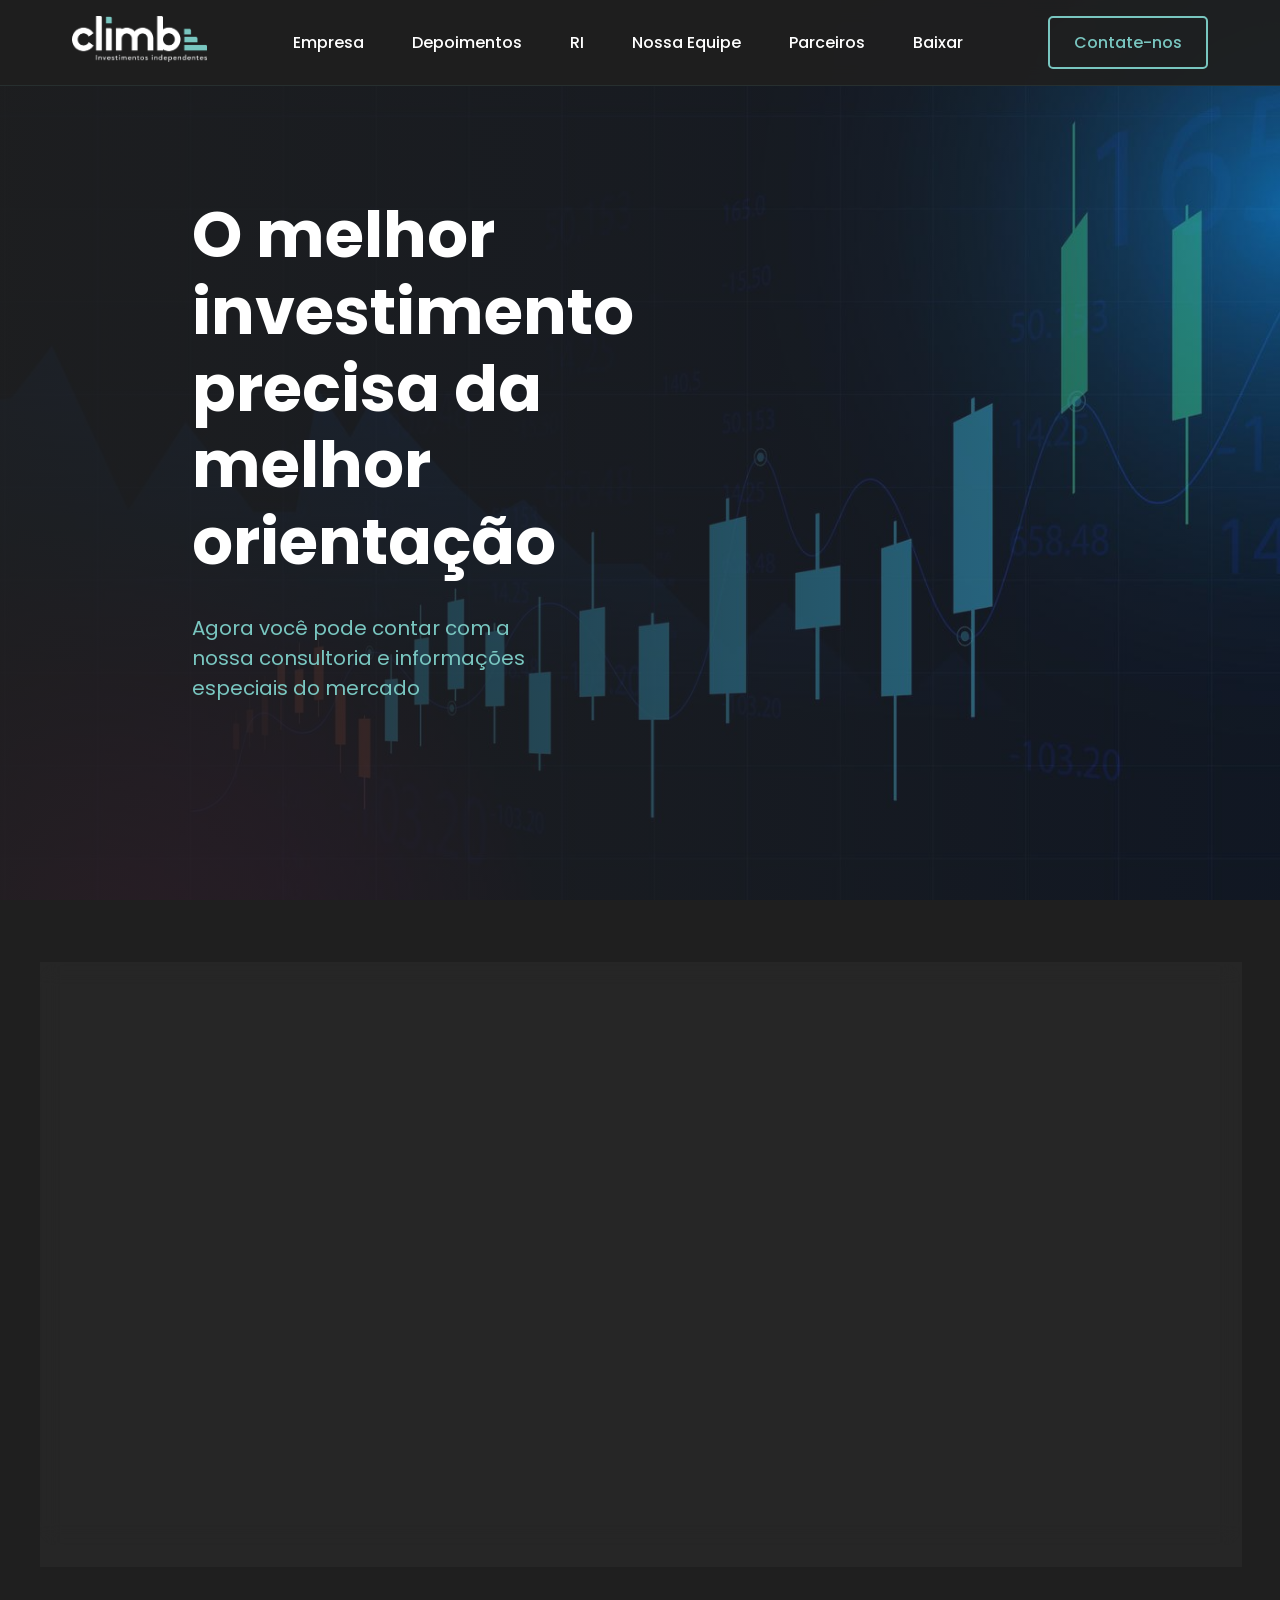
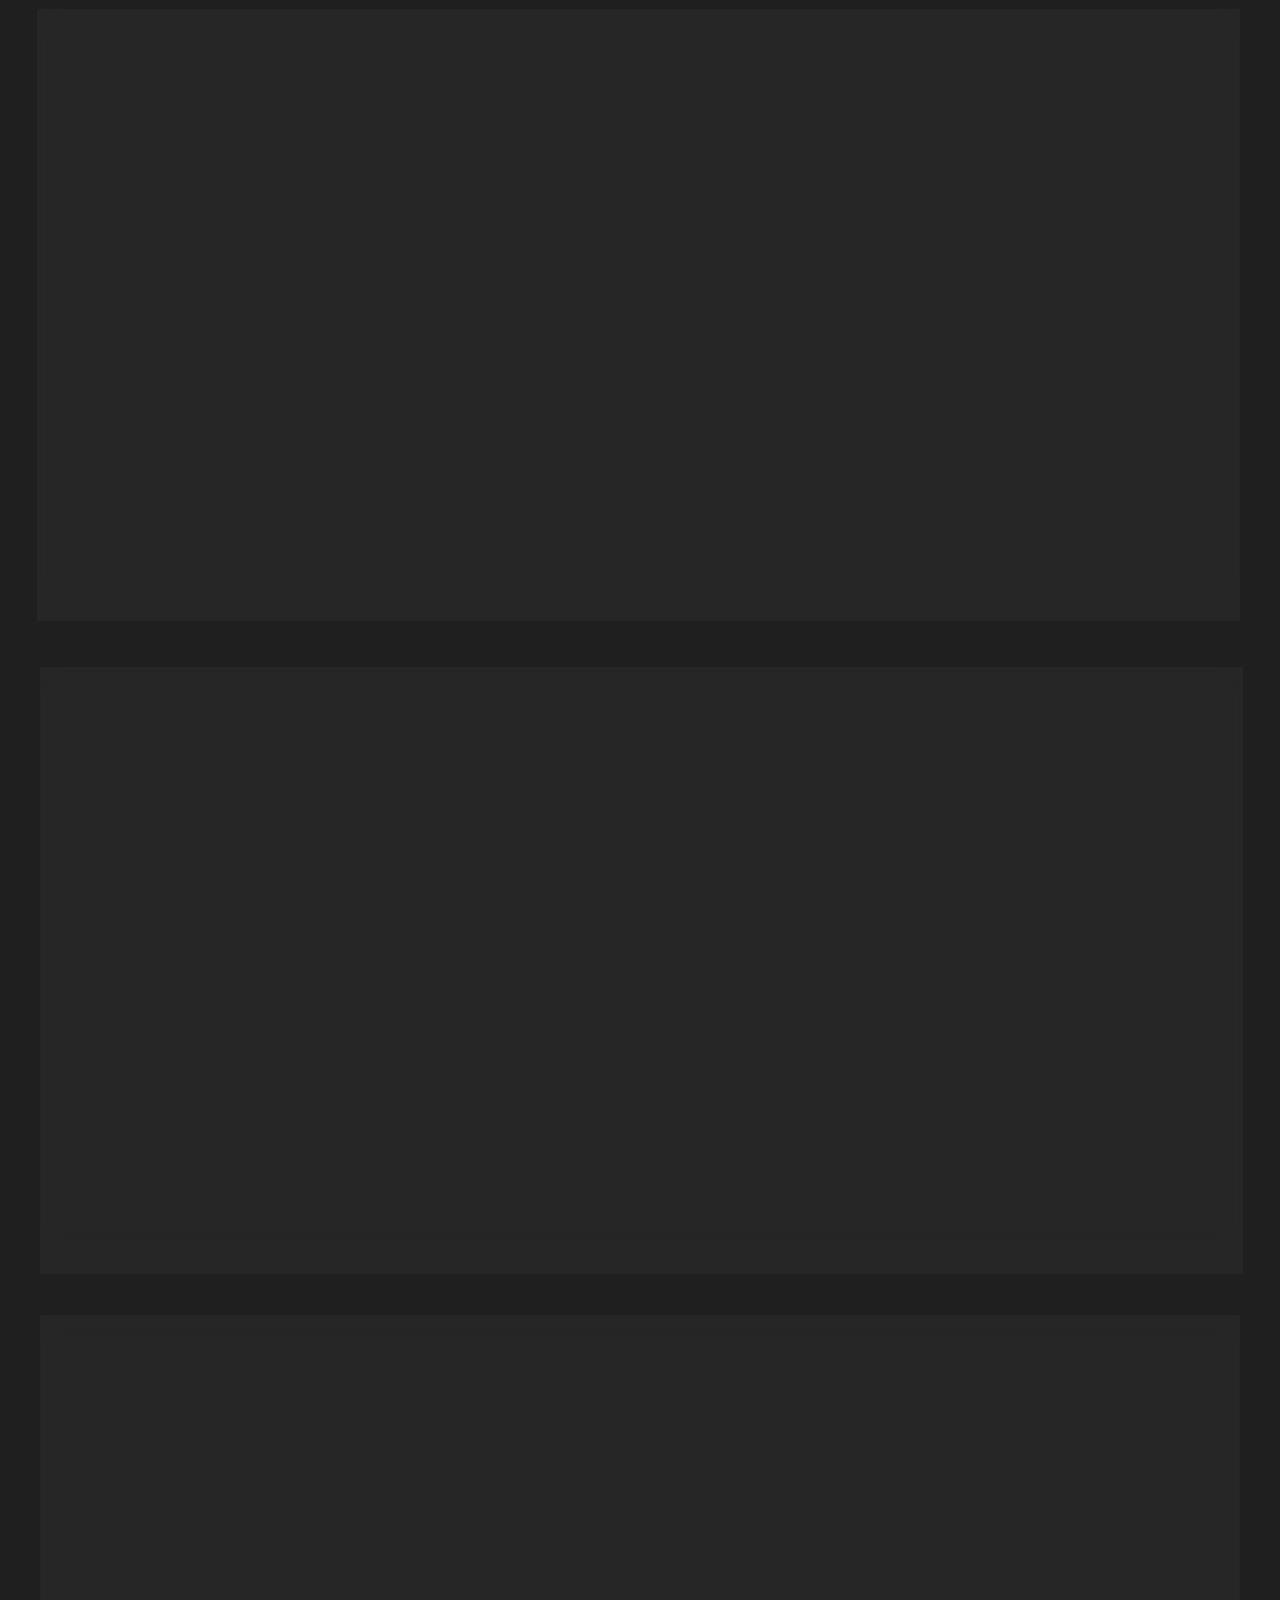
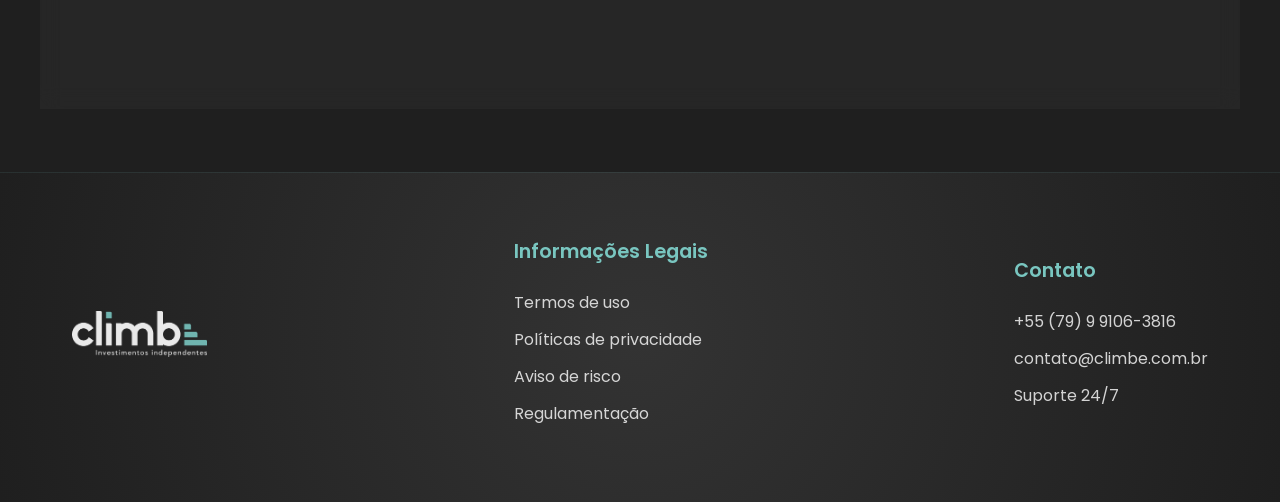
<file: HTML/index.html>
<!DOCTYPE html>
<html lang="pt-br">
<head>
  <meta charset="UTF-8">
  <meta name="viewport" content="width=device-width, initial-scale=1.0">
  <title>Climbe Investimentos</title>
  <link rel="stylesheet" href="../CSS/style.css">
  <link rel="shortcut icon" href="../Imagens/favicon/Captura de tela 2024-11-14 145228.png" type="image/x-icon">
  <script src="../JavaScript/script.js" defer></script>
</head>
<body>
  <header>
    <section id="sectionHeaderFooter">
      <div class="secaoHeader">
        <img src="../Imagens/logoClimbe.png" alt="logoClimbe" height="auto" width="135">
      </div>

      <nav class="secaoHeader">
        <ul>
          <li>Empresa</li>
          <li>Depoimentos</li>
          <li>RI</li>
          <li>Nossa Equipe</li>
          <li>Parceiros</li>
          <li>Baixar</li>
        </ul>
      </nav>

      <div class="secaoHeader">
        <button id="contateNos">Contate-nos</button>
      </div>
    </section>
  </header>

  <section id="informativo">
    <h1>O melhor investimento precisa da melhor orientação</h1>
    <h3>Agora você pode contar com a nossa consultoria e informações especiais do mercado</h3>
  </section>

  <main>
    <section class="imagemDireita">
      <div class="texto">
        <h1>Ferramentas para melhorar seus ganhos</h1>
        <p>Pensando na melhor experiência do seu investimento, desenvolvemos ferramentas para te ajudar, e o melhor, tudo integrado com a Kinvo e B3. Sendo elas:</p>
        <ul>
          <li>Tabela de Cotações Nacionais e Internacionais</li>
          <li>Swing Trade</li>
          <li>Investimento Independente</li>
        </ul>
      </div>
      <div class="imagemApoio">
        <img src="../Imagens/imagensApoio/assinatura1.png" alt="imagemDeApoio">
      </div>
    </section>

    <section class="imagemDireita">
      <div class="imagemApoio">
        <img src="../Imagens/imagensApoio/assinatura2.png" alt="imagemDeApoio">
      </div>
      <div class="texto">
        <h1>Melhores contatos para te ajudar</h1>
        <p>Pensando em como fornecer o melhor suporte para investir com segurança, vamos te ajudar com uma equipe de peso e grupo exclusivo com investidores. Entre em contato com:</p>
        <ul>
          <li>Planejador Familiar</li>
          <li>Analista Cripto</li>
          <li>Analista Internacional</li>
          <li>Analista Nacional</li>
          <li>Advogado dos Investidores</li>
          <li>Analista em Planejamento Sucessório</li>
        </ul>
      </div>
    </section>

    <section class="imagemDireita">
      
      <div class="texto">
        <h1>Conteúdos Atualizados e Completos</h1>
        <p>Para te ajudar a fazer o melhor investimento, preparamos conteúdos diariamente para você</p>
        <ul>
          <li>Cursos</li>
          <li>Relatórios</li>
          <li>Artigos</li>
          <li>Noticias</li>
        </ul>
      </div>
      <div class="imagemApoio">
        <img src="../Imagens/imagensApoio/assinatura3.png" alt="imagemDeApoio">
      </div>
    </section>

  </main>

  <section class="partners-section">
    <div class="texto">
      <h1>Conheça Nossos Parceiros</h1>
    </div>
    
    <div class="partners-grid">
      <div class="logo-container">
        <img src="../Imagens/empresasClientes/bni-removebg-preview.png" alt="Logo BNI" class="logo">
        <div class="dropdown-content">
          <h3>BNI</h3>
          <p>Networking empresarial global focado em gerar oportunidades de negócios qualificadas.</p>
        </div>
      </div>
      
      <div class="logo-container">
        <img src="../Imagens/empresasClientes/akeloo-removebg-preview.png" alt="Logo Akeloo" class="logo">
        <div class="dropdown-content">
          <h3>Akeloo</h3>
          <p>Soluções inovadoras em tecnologia para o mercado financeiro.</p>
        </div>
      </div>
      
      <div class="logo-container">
        <img src="../Imagens/empresasClientes/kinvo-removebg-preview.png" alt="Logo Kinvo" class="logo">
        <div class="dropdown-content">
          <h3>Kinvo</h3>
          <p>Plataforma líder em gestão de investimentos pessoais.</p>
        </div>
      </div>
      
      <div class="logo-container">
        <img src="../Imagens/empresasClientes/viggo-removebg-preview.png" alt="Logo Viggo" class="logo">
        <div class="dropdown-content">
          <h3>Viggo</h3>
          <p>Tecnologia e inovação para o mercado financeiro.</p>
        </div>
      </div>
    </div>
  </section>
  
  <!-- Footer -->
  <footer>
    <section id="sectionHeaderFooter">
      <div class="secaoFooter">
        <img src="../Imagens/logoClimbe.png" alt="logoClimbe" height="auto" width="135">
      </div>
  
      <nav class="secaoFooter">
        <h3>Informações Legais</h3>
        <ul>
          <li>Termos de uso</li>
          <li>Políticas de privacidade</li>
          <li>Aviso de risco</li>
          <li>Regulamentação</li>
        </ul>
      </nav>
  
      <nav class="secaoFooter">
        <h3>Contato</h3>
        <ul>
          <li>+55 (79) 9 9106-3816</li>
          <li>contato@climbe.com.br</li>
          <li>Suporte 24/7</li>
        </ul>
      </nav>
    </section>
  </footer>

</body>
</html>
</file>
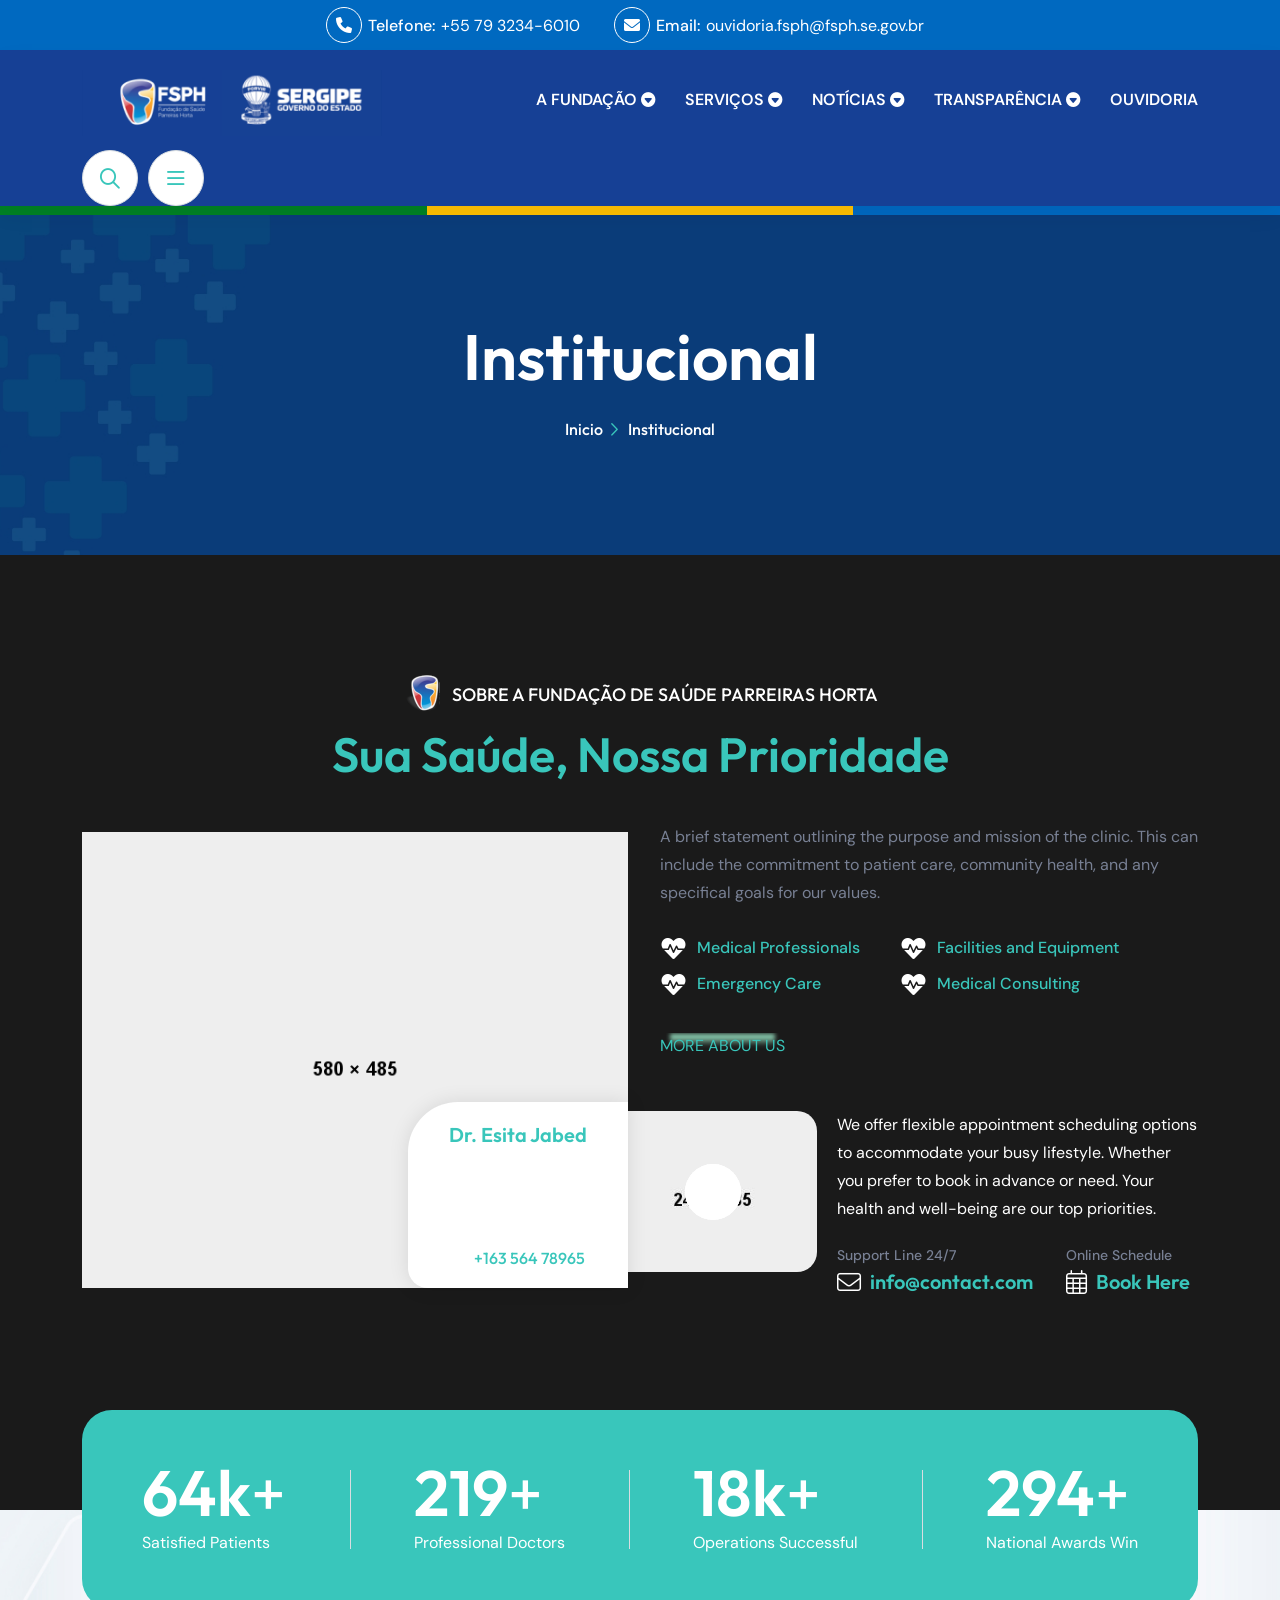
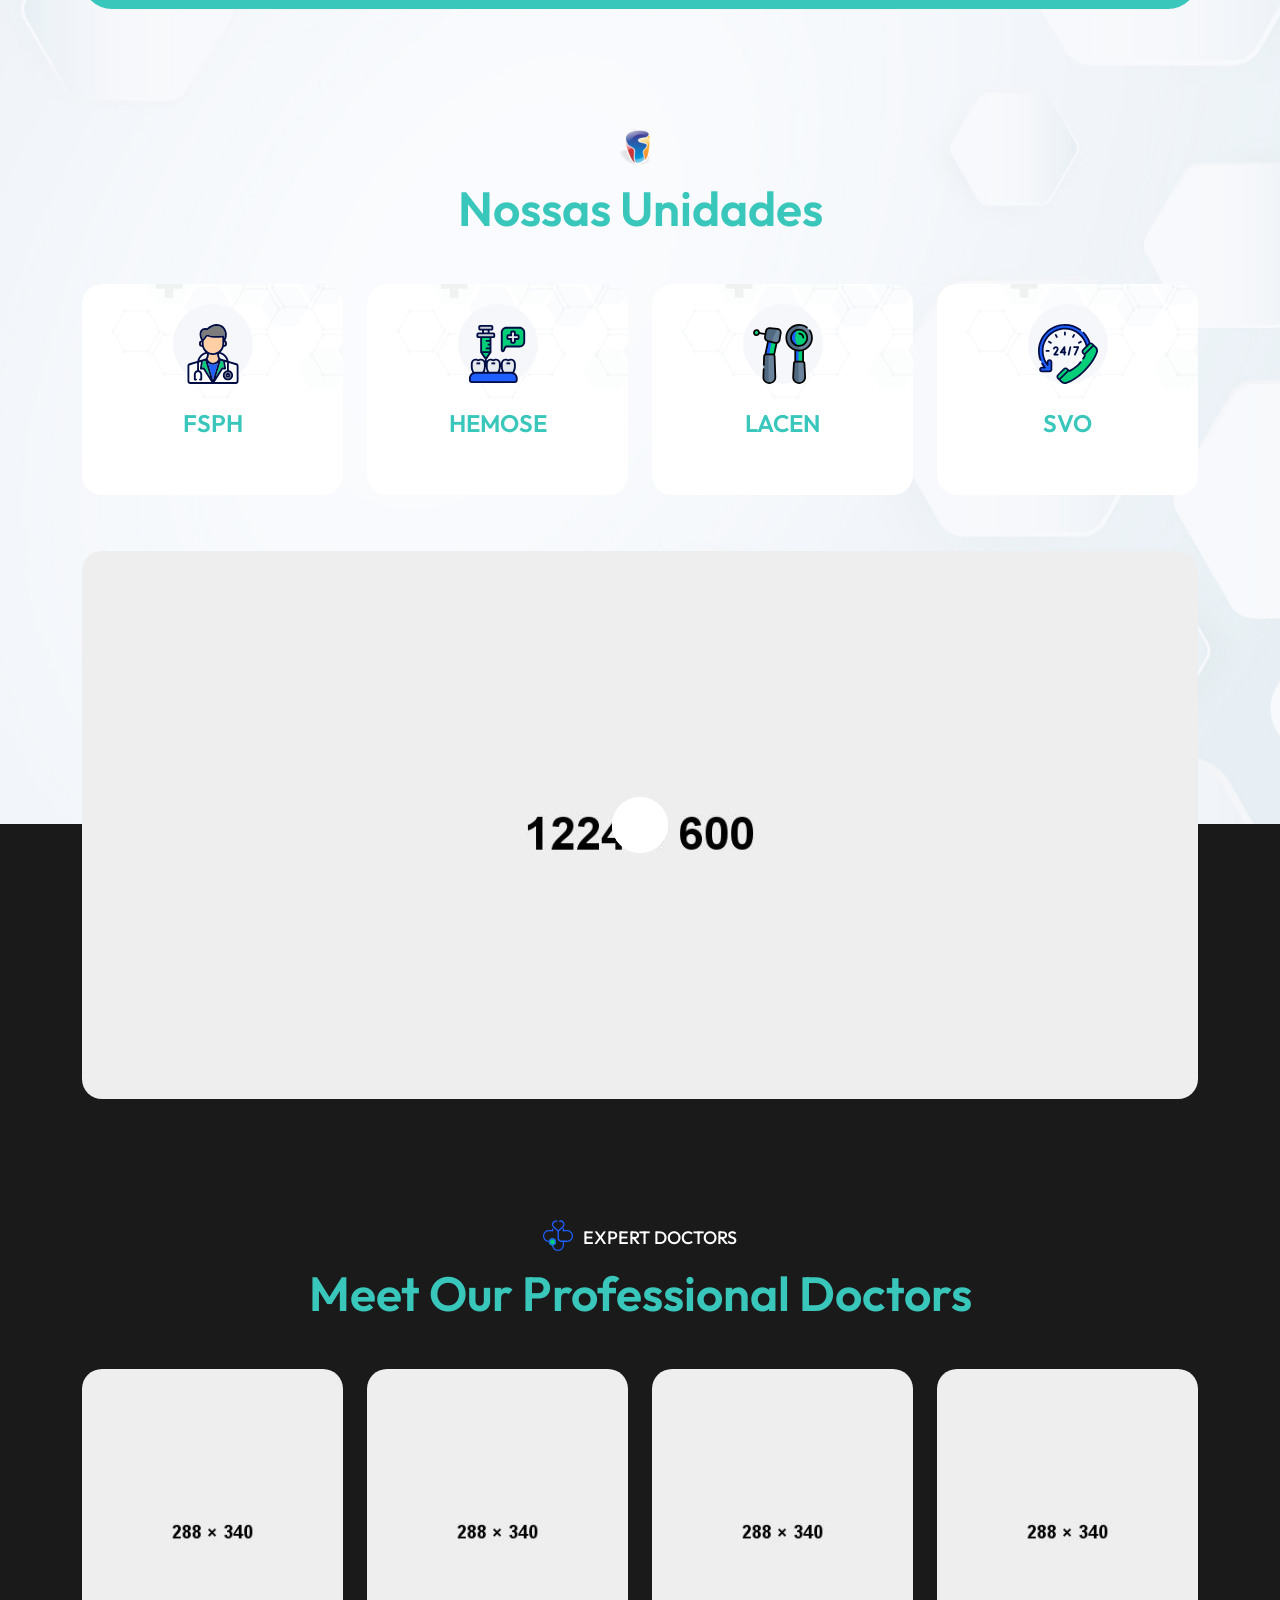
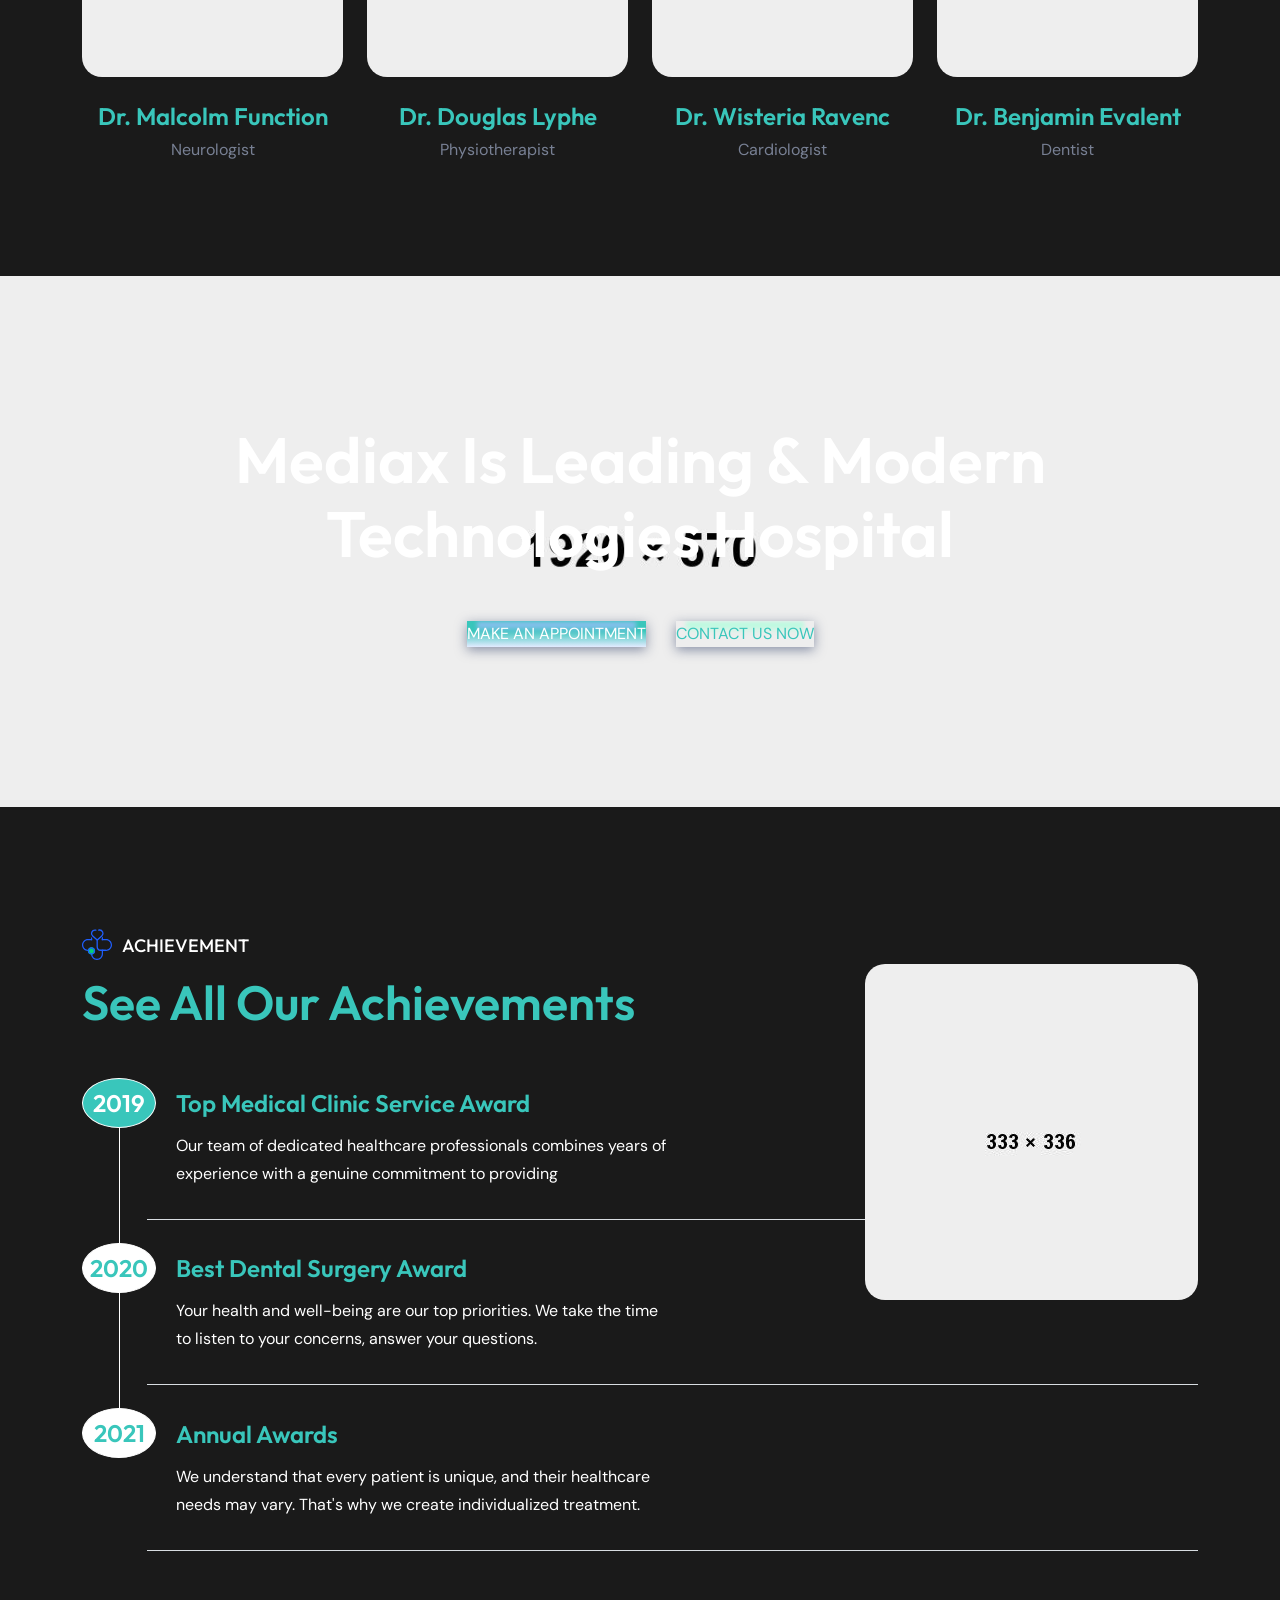
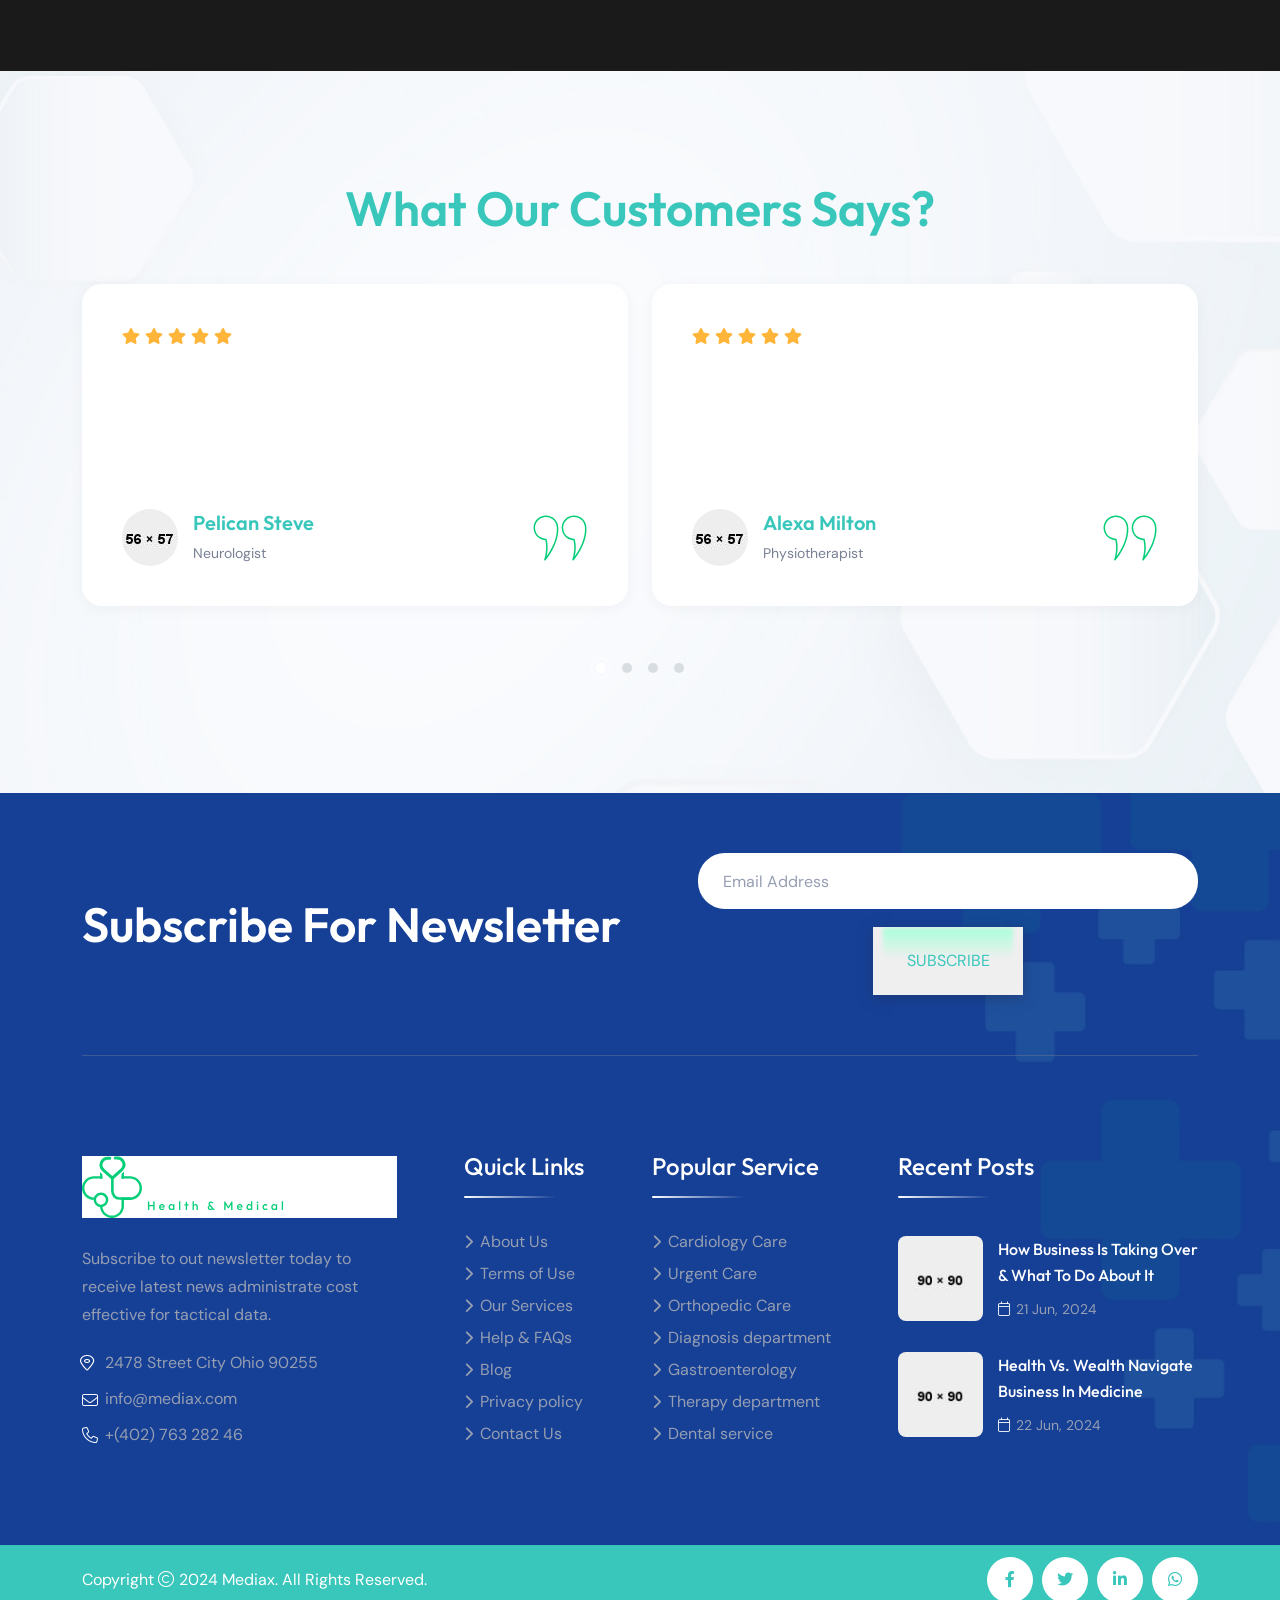
<file: Climbe Investimentos/about.html>
<!doctype html>
<html class="no-js" lang="zxx">

<head>
    <meta charset="utf-8">
    <meta http-equiv="x-ua-compatible" content="ie=edge">
    <title>FSPH - Fundação de Saúde Parreiras Horta - Institucional</title>
    <meta name="author" content="Mediax">
    <meta name="description" content="Mediax - Health & Medical HTML Template">
    <meta name="keywords" content="Mediax - Health & Medical HTML Template">
    <meta name="robots" content="INDEX,FOLLOW">

    <!-- Mobile Specific Metas -->
    <meta name="viewport" content="width=device-width, initial-scale=1, shrink-to-fit=no">

    <!-- Favicons - Place favicon.ico in the root directory -->
    <link rel="apple-touch-icon" sizes="57x57" href="assets/img/favicons/apple-icon-57x57.png">
    <link rel="apple-touch-icon" sizes="60x60" href="assets/img/favicons/apple-icon-60x60.png">
    <link rel="apple-touch-icon" sizes="72x72" href="assets/img/favicons/apple-icon-72x72.png">
    <link rel="apple-touch-icon" sizes="76x76" href="assets/img/favicons/apple-icon-76x76.png">
    <link rel="apple-touch-icon" sizes="114x114" href="assets/img/favicons/apple-icon-114x114.png">
    <link rel="apple-touch-icon" sizes="120x120" href="assets/img/favicons/apple-icon-120x120.png">
    <link rel="apple-touch-icon" sizes="144x144" href="assets/img/favicons/apple-icon-144x144.png">
    <link rel="apple-touch-icon" sizes="152x152" href="assets/img/favicons/apple-icon-152x152.png">
    <link rel="apple-touch-icon" sizes="180x180" href="assets/img/favicons/apple-icon-180x180.png">
    <link rel="icon" type="image/png" sizes="192x192" href="assets/img/favicons/android-icon-192x192.png">
    <link rel="icon" type="image/png" sizes="32x32" href="assets/img/favicons/favicon-32x32.png">
    <link rel="icon" type="image/png" sizes="96x96" href="assets/img/favicons/favicon-96x96.png">
    <link rel="icon" type="image/png" sizes="16x16" href="assets/img/favicons/favicon-16x16.png">
    <link rel="manifest" href="assets/img/favicons/manifest.json">
    <meta name="msapplication-TileColor" content="#ffffff">
    <meta name="msapplication-TileImage" content="assets/img/favicons/ms-icon-144x144.png">
    <meta name="theme-color" content="#ffffff">

    <!--==============================
	  Google Fonts
	============================== -->
    <link rel="preconnect" href="https://fonts.googleapis.com">
    <link rel="preconnect" href="https://fonts.gstatic.com" crossorigin>
    <link href="https://fonts.googleapis.com/css2?family=DM+Sans:opsz,wght@9..40,100;9..40,200;9..40,300;9..40,400;9..40,500;9..40,600;9..40,700;9..40,800&family=Outfit:wght@300;400;500;600;700;800;900&display=swap" rel="stylesheet">

    <!--==============================
	    All CSS File
	============================== -->
    <!-- Bootstrap -->
    <link rel="stylesheet" href="assets/css/bootstrap.min.css">
    <!-- Fontawesome Icon -->
    <link rel="stylesheet" href="assets/css/fontawesome.min.css">
    <!-- Magnific Popup -->
    <link rel="stylesheet" href="assets/css/magnific-popup.min.css">
    <!-- Swiper Js -->
    <link rel="stylesheet" href="assets/css/swiper-bundle.min.css">
    <!-- datetimepicker -->
    <link rel="stylesheet" href="assets/css/jquery.datetimepicker.min.css">
    <!-- Theme Custom CSS -->
    <link rel="stylesheet" href="assets/css/style.css">

</head>

<body>

    <!--[if lte IE 9]>
    	<p class="browserupgrade">You are using an <strong>outdated</strong> browser. Please <a href="https://browsehappy.com/">upgrade your browser</a> to improve your experience and security.</p>
  	<![endif]-->


    <!--********************************
   		Code Start From Here 
	******************************** -->

    <!--==============================
     Preloader
  ==============================-->
    <div class="preloader ">
        <!-- <button class="th-btn preloaderCls">Cancel Preloader </button> -->
        <div class="preloader-inner">
            <div class="loader"></div>
        </div>
    </div><!--==============================
    Sidemenu
============================== -->
    <!-- <div class="sidemenu-wrapper sidemenu-cart ">
        <div class="sidemenu-content">
            <button class="closeButton sideMenuCls"><i class="far fa-times"></i></button>
            <div class="widget woocommerce widget_shopping_cart">
                <h3 class="widget_title">Shopping cart</h3>
                <div class="widget_shopping_cart_content">
                    <ul class="woocommerce-mini-cart cart_list product_list_widget ">
                        <li class="woocommerce-mini-cart-item mini_cart_item">
                            <a href="#" class="remove remove_from_cart_button"><i class="far fa-times"></i></a>
                            <a href="#"><img src="assets/img/product/product_thumb_1_1.jpg" alt="Cart Image">Surgery Hands Gloves</a>
                            <span class="quantity">1 ×
                                <span class="woocommerce-Price-amount amount">
                                    <span class="woocommerce-Price-currencySymbol">$</span>940.00</span>
                            </span>
                        </li>
                        <li class="woocommerce-mini-cart-item mini_cart_item">
                            <a href="#" class="remove remove_from_cart_button"><i class="far fa-times"></i></a>
                            <a href="#"><img src="assets/img/product/product_thumb_1_2.jpg" alt="Cart Image">D-Ribose Drug Medicine</a>
                            <span class="quantity">1 ×
                                <span class="woocommerce-Price-amount amount">
                                    <span class="woocommerce-Price-currencySymbol">$</span>899.00</span>
                            </span>
                        </li>
                        <li class="woocommerce-mini-cart-item mini_cart_item">
                            <a href="#" class="remove remove_from_cart_button"><i class="far fa-times"></i></a>
                            <a href="#"><img src="assets/img/product/product_thumb_1_3.jpg" alt="Cart Image">CAD Dentistry Prosthesis</a>
                            <span class="quantity">1 ×
                                <span class="woocommerce-Price-amount amount">
                                    <span class="woocommerce-Price-currencySymbol">$</span>756.00</span>
                            </span>
                        </li>
                        <li class="woocommerce-mini-cart-item mini_cart_item">
                            <a href="#" class="remove remove_from_cart_button"><i class="far fa-times"></i></a>
                            <a href="#"><img src="assets/img/product/product_thumb_1_4.jpg" alt="Cart Image">Surgery Safety Mask</a>
                            <span class="quantity">1 ×
                                <span class="woocommerce-Price-amount amount">
                                    <span class="woocommerce-Price-currencySymbol">$</span>723.00</span>
                            </span>
                        </li>
                        <li class="woocommerce-mini-cart-item mini_cart_item">
                            <a href="#" class="remove remove_from_cart_button"><i class="far fa-times"></i></a>
                            <a href="#"><img src="assets/img/product/product_thumb_1_5.jpg" alt="Cart Image">Infrared Thermometers</a>
                            <span class="quantity">1 ×
                                <span class="woocommerce-Price-amount amount">
                                    <span class="woocommerce-Price-currencySymbol">$</span>1080.00</span>
                            </span>
                        </li>
                    </ul>
                    <p class="woocommerce-mini-cart__total total">
                        <strong>Subtotal:</strong>
                        <span class="woocommerce-Price-amount amount">
                            <span class="woocommerce-Price-currencySymbol">$</span>4398.00</span>
                    </p>
                    <p class="woocommerce-mini-cart__buttons buttons">
                        <a href="cart.html" class="th-btn wc-forward">View cart</a>
                        <a href="checkout.html" class="th-btn checkout wc-forward">Checkout</a>
                    </p>
                </div>
            </div>
        </div>
    </div> -->
    <!--==============================
    Sidemenu
============================== -->
    <div class="sidemenu-wrapper sidemenu-info ">
        <div class="sidemenu-content">
            <button class="closeButton sideMenuCls"><i class="far fa-times"></i></button>
            <div class="widget  ">
                <div class="th-widget-about">
                    <div class="about-logo">
                        <a href="home-medical-clinic.html">
                            <img src="assets/img/fsph_logoLAzul.png" alt="Mediax" width="150rem" height="auto">
                        </a>
                    </div>
                    <!-- <p class="about-text">Subscribe to out newsletter today to receive latest news administrate cost effective for tactical data.</p>
                <p class="footer-info">
                    <i class="fal fa-location-dot"></i>
                    2478 Street City Ohio 90255
                </p>
                <p class="footer-info">
                    <i class="fal fa-envelope"></i>
                    <a href="mailto:info@mediax.com" class="info-box_link">info@mediax.com</a>
                </p>
                <p class="footer-info">
                    <i class="fal fa-phone"></i>
                    <a href="tel:+40276328246" class="info-box_link">+(402) 763 282 46</a>
                </p>
                <div class="th-social">
                    <a href="https://www.facebook.com/"><i class="fab fa-facebook-f"></i></a>
                    <a href="https://www.twitter.com/"><i class="fab fa-twitter"></i></a>
                    <a href="https://www.linkedin.com/"><i class="fab fa-linkedin-in"></i></a>
                    <a href="https://www.whatsapp.com/"><i class="fab fa-whatsapp"></i></a>
                </div> -->
                </div>
            </div>
            <div class="widget  ">
                <h3 class="widget_title">Portal do Colaborador</h3>
                <div class="newsletter-widget">
                    <p class="footer-text">Exclusivo para colaboradores FPSH</p>
                    <form action="#" class="newsletter-form">
                        <div class="form-group">
                            <input type="email" class="form-control" placeholder="Digite seu Email" required="">
                            <input class="form-control" type="password" placeholder="Digite sua Senha" required="">
                        </div>
                        <button type="submit" class="submitBtn">Login</button>
                    </form>
                    <div class="form-group">
                        <input type="checkbox" id="checkboxagree" name="checkboxagree">
                        <label for="checkboxagree">Lembrar Senha</label>
                    </div>
                    <div class="btn-group">
                        <a href="https://play.google.com/" class="img-btn">
                            <img src="assets/img/normal/apple_store.png" alt="icon">
                        </a>
                        <a href="https://play.google.com/" class="img-btn">
                            <img src="assets/img/normal/play_store.png" alt="icon">
                        </a>
                    </div>
                </div>
            </div>
        </div>
    </div>
    <div class="popup-search-box d-none d-lg-block">
        <button class="searchClose"><i class="fal fa-times"></i></button>
        <form action="#">
            <input type="text" placeholder="What are you looking for?">
            <button type="submit"><i class="fal fa-search"></i></button>
        </form>
    </div><!--==============================
    Mobile Menu
  ============================== -->
    <div class="th-menu-wrapper">
        <div class="th-menu-area text-center">
            <button class="th-menu-toggle"><i class="fal fa-times"></i></button>
            <div class="mobile-logo">
                <a href="home-medical-clinic.html"><img src="assets/img/fsph_logoLAzul.png" alt="logoFSPH" width="150rem" height="auto"></a>
            </div>
            <div class="th-mobile-menu">
                <ul>
                    <li class="menu-item-has-children">
                        <a href="home-medical-clinic.html">A Fundação</a>
                        <ul class="sub-menu">
                            <li><a href="home-medical-clinic.html">Nossas Unidades</a></li>
                            <li><a href="home-dental-care.html">Nossa História</a></li>
                            <li><a href="home-medical-shop.html">Institucional</a></li>
                        </ul>
                    </li>
                    <li class="menu-item-has-children">
                        <a href="#">Serviços</a>
                        <ul class="sub-menu">
                            <li><a href="service.html">Serviços</a></li>
                            <li><a href="service-details.html">Serviços Detalhados</a></li>
                        </ul>
                    </li>

                    <li class="menu-item-has-children">
                        <a href="#">Notícias</a>
                        <ul class="sub-menu">
                            <li><a href="blog.html">Notícias</a></li>
                            <li><a href="blog-details.html">Notícias Detalhadas</a></li>
                        </ul>
                    </li>


                    <li class="menu-item-has-children">
                        <a href="#">Transparência</a>
                        <ul class="sub-menu">
                            <li class="menu-item-has-children">
                                <a href="#">Convênios e Transparência</a>
                                <ul class="sub-menu">
                                    <li><a href="shop.html">2020</a></li>
                                    <li><a href="shop-details.html">2021</a></li>
                                    <li><a href="cart.html">2022</a></li>
                                    <li><a href="checkout.html">2023</a></li>
                                </ul>
                            </li>
                            <li><a href="team.html">Rel. Atividade</a></li>
                            <li><a href="team-details.html">Despesa</a></li>
                            <li><a href="appointment.html">Receita</a></li>
                            <li><a href="faq.html">Resp. Fiscal</a></li>
                            <li><a href="pricing.html">Pessoal</a></li>
                            <li><a href="error.html">Licitação</a></li>
                            <li><a href="error.html">Contrato</a></li>
                            <li><a href="error.html">Organograma</a></li>
                            <li><a href="error.html">Ouvidoria</a></li>
                            <li><a href="error.html">e-SIC</a></li>
                            <li><a href="error.html">Perguntas e Respostas</a></li>
                            <li><a href="error.html">Aprovados no PSS</a></li>
                            <li><a href="error.html">Convênios e Transparências</a></li>
                        </ul>
                    </li>
                    <li>
                        <a href="contact.html">Ouvidoria</a>
                    </li>
                </ul>
            </div>
        </div>
    </div><!--==============================
	Header Area
==============================-->
    <header class="th-header header-layout1">
        <div class="header-top">
            <div class="container">
                <div class="row justify-content-center align-items-center gy-2">
                    <div class="col-auto d-none d-lg-block">
                        <div class="header-links">
                            <ul>
                                <li class="d-none d-sm-inline-block"><i class="fas fa-phone icon-btn"></i><b>Telefone:</b> <a href="tel:+557932346010">+55 79 3234-6010</a></li>
                                <li class="d-none d-sm-inline-block"><i class="fas fa-envelope icon-btn"></i><b>Email:</b> <a href="mailto:ouvidoria.fsph@fsph.se.gov.br">ouvidoria.fsph@fsph.se.gov.br</a></li>
                                <li class="d-none d-xxl-inline-block"><i class="fas fa-location-dot icon-btn"></i> Av. Prof. José Bonifácio Fortes Neto, 400 - Bloco Adm 02 - Capucho CEP: 49095-000 Araaju/SE</li>
                            </ul>
                        </div>
                    </div>
                    <!-- <div class="col-auto">
                    <div class="header-links">
                        <ul>
                            <li class="d-none d-md-inline-block">
                                <div class="dropdown-link">
                                    <a class="dropdown-toggle" href="#" role="button" id="dropdownMenuLink1" data-bs-toggle="dropdown" aria-expanded="true"><img src="assets/img/icon/english.png" alt="icon"> English</a>
                                    <ul class="dropdown-menu" aria-labelledby="dropdownMenuLink1">
                                        <li>
                                            <a href="#">German</a>
                                            <a href="#">French</a>
                                            <a href="#">Italian</a>
                                            <a href="#">Latvian</a>
                                        </li>
                                    </ul>
                                </div>
                            </li>
                            <li>
                                <div class="social-links">
                                    <span class="social-title"> </span>
                                    <a href="https://www.facebook.com/"><i class="fab fa-facebook-f"></i></a>
                                    <a href="https://www.twitter.com/"><i class="fab fa-twitter"></i></a>
                                    <a href="https://www.linkedin.com/"><i class="fab fa-linkedin-in"></i></a>
                                    <a href="https://www.instagram.com/"><i class="fab fa-instagram" style="font-size: 1.2rem;"></i></a>
                                    <a href="https://www.youtube.com/"><i class="fab fa-youtube"></i></a>
                                </div>
                            </li>
                        </ul>
                    </div>
                </div> -->
                </div>
            </div>
        </div>
        <div class="sticky-wrapper">
            <!-- Main Menu Area -->
            <div class="menu-area" style="background-color: #164095;">
                <div class="container">
                    <div class="row align-items-center justify-content-between">
                        <div class="col-auto">
                            <div class="header-logo">
                                <!-- <div class="logo-bg" data-bg-src="assets/img/bg/logo_bg_1.png"></div> -->
                                <a href="home-medical-clinic.html"><img src="assets/img/logoFsphSe.png" alt="Mediax" height="auto" width="300rem"></a>
                            </div>
                        </div>
                        <div class="col-auto d-none d-lg-inline-block">
                            <nav class="main-menu d-none d-lg-inline-block">
                                <ul>
                                    <li class="menu-item-has-children">
                                        <a href="home-medical-clinic.html">A Fundação</a>
                                        <ul class="sub-menu">
                                            <li><a href="#about-sec">Nossas Unidades</a></li>
                                            <li><a href="home-dental-care.html">Nossa História</a></li>
                                            <li><a href="home-medical-shop.html">Institucional</a></li>
                                            <li><a href="home-ophthalmology.html">Home Ophthalmology</a></li>
                                            <li><a href="home-pediatrics.html">Home Pediatrics</a></li>
                                            <li><a href="home-gynecology.html">Home Gynecology</a></li>
                                            <li><a href="home-aesthetic-dentistry.html">Aesthetic Dentistry</a></li>
                                            <li><a href="home-medical-cosmetics.html">Medical Cosmetics</a></li>
                                        </ul>
                                    </li>
                                    <!-- <li><a href="about.html">A fundação</a></li> -->
                                    <li class="menu-item-has-children">
                                        <a href="#">Serviços</a>
                                        <ul class="sub-menu">
                                            <li><a href="service.html">Serviços</a></li>
                                            <li><a href="service-details.html">Serviços Detalhados</a></li>
                                        </ul>
                                    </li>

                                    <li class="menu-item-has-children">
                                        <a href="#">Notícias</a>
                                        <ul class="sub-menu">
                                            <li><a href="blog.html">Notícias</a></li>
                                            <li><a href="blog-details.html">Notícias Detalhadas</a></li>
                                        </ul>
                                    </li>

                                    <li class="menu-item-has-children">
                                        <a href="#">Transparência</a>
                                        <ul class="sub-menu">
                                            <li class="menu-item-has-children">
                                                <a href="#">Convênios e Transferências</a>
                                                <ul class="sub-menu">
                                                    <li><a href="#">2020</a></li>
                                                    <li><a href="#">2021</a></li>
                                                    <li><a href="#">2022</a></li>
                                                    <li><a href="#">2023</a></li>

                                                </ul>
                                            </li>
                                            <li><a href="#">Rel. Atividade</a></li>
                                            <li><a href="#">Despesa</a></li>
                                            <li><a href="#">Receita</a></li>
                                            <li><a href="#">Resp. Fiscal</a></li>
                                            <li><a href="#">Pessoal</a></li>
                                            <li><a href="#">Licitação</a></li>
                                            <li><a href="#">Contrato</a></li>
                                            <li><a href="#">Organograma</a></li>
                                            <li><a href="#">Ouvidoria</a></li>
                                            <li><a href="#">e-SIC</a></li>
                                            <li><a href="#">Perguntas e Respostas</a></li>
                                            <li><a href="#">Aprovados no PSS</a></li>
                                            <li><a href="#">Convênios e Transferências</a></li>
                                        </ul>
                                    </li>

                                    <li>
                                        <a href="contact.html">Ouvidoria</a>
                                    </li>
                                </ul>
                            </nav>
                        </div>
                        <div class="col-auto">
                            <div class="header-button">
                                <button type="button" class="icon-btn searchBoxToggler d-none d-xl-inline-block"><i class="far fa-search"></i></button>
                                <!-- <button type="button" class="icon-btn sideMenuCart">
                                <span class="badge">5</span>
                                <i class="far fa-cart-shopping"></i>
                            </button> -->
                                <!-- <a href="appointment.html" class="th-btn">Agende Agora</a> -->
                                <button type="button" class="icon-btn sideMenuInfo d-none d-xl-inline-block"><i class="far fa-bars"></i></button>
                                <button type="button" class="th-menu-toggle d-block d-lg-none"><i class="far fa-bars"></i></button>
                            </div>
                        </div>
                    </div>
                </div>
            </div>
        </div>
    </header>
    <div id="linhas">
        <div id="linhaVerde"></div>
        <div id="linhaAmarela"></div>
        <div id="linhaAzul"></div>
    </div>
    <!--==============================
    Breadcumb
============================== -->
    <div class="breadcumb-wrapper " data-bg-src="assets/img/bg/cta_bg_4.jpg">
        <div class="container">
            <div class="breadcumb-content">
                <h1 class="breadcumb-title" style="color: #fff;">Institucional</h1>
                <ul class="breadcumb-menu">
                    <li><a href="index.html" style="color: #fff;">Inicio</a></li>
                    <li style="color: #fff;">Institucional</li>
                </ul>
            </div>
        </div>
    </div>
    <!--==============================
About Area  
==============================-->
    <div class="overflow-hidden space" id="about-sec">
        <!-- <div class="shape-mockup" data-top="0" data-right="0"><img src="assets/img/shape/pattern_shape_1.png" alt="shape"></div>
        <div class="shape-mockup jump d-none d-xl-none" data-bottom="10%" data-left="2%"><img src="assets/img/shape/medicine_1.png" alt="shape"></div> -->
        <div class="container">
            <div class="row justify-content-center">
                <div class="col-lg-7 col-md-8">
                    <div class="title-area text-center">
                        <span class="sub-title"><img src="assets/img/favicons/Favicon_40x40.png" alt="shape">Sobre a Fundação de Saúde Parreiras Horta</span>
                        <h2 class="sec-title">Sua saúde, nossa prioridade</h2>
                    </div>
                </div>
            </div>
            <div class="row align-items-center">
                <div class="col-xl-6 mb-30 mb-xl-0">
                    <div class="img-box1">
                        <div class="img1">
                            <img src="assets/img/normal/about_1_3.png" alt="About">
                        </div>
                        <div class="about-info style2">
                            <h3 class="box-title">Dr. Esita Jabed</h3>
                            <p class="box-text">Mention the languages <br> in which the staff.</p>
                            <div class="box-review">
                                <i class="fa-sharp fa-solid fa-star"></i><i class="fa-sharp fa-solid fa-star"></i><i class="fa-sharp fa-solid fa-star"></i><i class="fa-sharp fa-solid fa-star"></i><i class="fa-sharp fa-solid fa-star"></i>
                            </div>
                            <a href="tel:+16356478965" class="box-link"><i class="fa-solid fa-phone"></i> +163 564 78965</a>
                        </div>
                    </div>
                </div>
                <div class="col-xl-6">
                    <div class="ps-xxl-4 ms-xl-2 text-center text-xl-start">
                        <div class="title-area mb-32">
                            <p class="sec-text mt-n2">A brief statement outlining the purpose and mission of the clinic. This can include the commitment to patient care, community health, and any specifical goals for our values.</p>
                        </div>
                        <div class="mb-25 mt-n1">
                            <div class="checklist style2 list-two-column">
                                <ul>
                                    <li><i class="fas fa-heart-pulse"></i> Medical Professionals</li>
                                    <li><i class="fas fa-heart-pulse"></i> Facilities and Equipment</li>
                                    <li><i class="fas fa-heart-pulse"></i> Emergency Care</li>
                                    <li><i class="fas fa-heart-pulse"></i> Medical Consulting</li>
                                </ul>
                            </div>
                        </div>
                        <div>
                            <a href="about.html" class="th-btn">More About Us</a>
                        </div>
                        <div class="about-video-wrap">
                            <div class="th-video about-video">
                                <img src="assets/img/normal/about_1_4.jpg" alt="video">
                                <a href="https://www.youtube.com/watch?v=_sI_Ps7JSEk" class="play-btn popup-video"><i class="fas fa-play"></i></a>
                            </div>
                            <div class="box-content">
                                <p class="box-text">We offer flexible appointment scheduling options to accommodate your busy lifestyle. Whether you prefer to book in advance or need. Your health and well-being are our top priorities.</p>
                                <div class="about-contact-wrap">
                                    <div class="about-contact">
                                        <p class="box-label">Support Line 24/7</p>
                                        <h3 class="box-title"><i class="fal fa-envelope"></i> <a href="mailto:info@contact.com">info@contact.com</a></h3>
                                    </div>
                                    <div class="about-contact">
                                        <p class="box-label">Online Schedule</p>
                                        <h3 class="box-title"><i class="fal fa-calendar-alt"></i> <a href="contact.html">Book Here</a></h3>
                                    </div>
                                </div>
                            </div>
                        </div>
                    </div>
                </div>
            </div>
        </div>
    </div>
    <!--==============================
Counter Area  
==============================-->
    <div class="z-index-common" data-pos-for="#why-sec" data-sec-pos="bottom-half">
        <div class="container">
            <div class="counter-card-wrap bg-theme2">
                <div class="counter-card">
                    <h2 class="box-number text-white">
                        <span class="number"><span class="counter-number">69</span>k</span><span class="plus">+</span>
                    </h2>
                    <p class="box-text text-white">Satisfied Patients</p>
                </div>
                <div class="divider"></div>
                <div class="counter-card">
                    <h2 class="box-number text-white">
                        <span class="number"><span class="counter-number">236</span></span><span class="plus">+</span>
                    </h2>
                    <p class="box-text text-white">Professional Doctors</p>
                </div>
                <div class="divider"></div>
                <div class="counter-card">
                    <h2 class="box-number text-white">
                        <span class="number"><span class="counter-number">19</span>k</span><span class="plus">+</span>
                    </h2>
                    <p class="box-text text-white">Operations Successful</p>
                </div>
                <div class="divider"></div>
                <div class="counter-card">
                    <h2 class="box-number text-white">
                        <span class="number"><span class="counter-number">320</span></span><span class="plus">+</span>
                    </h2>
                    <p class="box-text text-white">National Awards Win</p>
                </div>
                <div class="divider"></div>
            </div>
        </div>
    </div>
    <!--==============================
Feature Area  
==============================-->
    <section class="why-sec3 space-top" id="why-sec" data-bg-src="assets/img/bg/why_bg_3.jpg">
        <div class="container pb-5 mb-2">
            <div class="row justify-content-center">
                <div class="col-lg-7 col-md-8">
                    <div class="title-area text-center">
                        <span class="sub-title"><img src="assets/img/favicons/Favicon_40x40.png" alt="shape"></span>
                        <h2 class="sec-title">Nossas Unidades</h2>
                    </div>
                </div>
            </div>
            <div class="row gy-4">
                <div class="col-xl-3 col-sm-6">
                    <div class="why-feature" data-bg-src="assets/img/bg/why_feature_bg.png">
                        <div class="box-icon">
                            <img src="assets/img/icon/choose_feature_1.svg" alt="icon">
                        </div>
                        <h3 class="box-title">FSPH</h3>
                        <!-- <p class="box-text">Our products are certified by reputable organic.</p> -->
                    </div>
                </div>
                <div class="col-xl-3 col-sm-6">
                    <div class="why-feature" data-bg-src="assets/img/bg/why_feature_bg.png">
                        <div class="box-icon">
                            <img src="assets/img/icon/choose_feature_2.svg" alt="icon">
                        </div>
                        <h3 class="box-title">HEMOSE</h3>
                        <!-- <p class="box-text">Our products are certified by reputable organic.</p> -->
                    </div>
                </div>
                <div class="col-xl-3 col-sm-6">
                    <div class="why-feature" data-bg-src="assets/img/bg/why_feature_bg.png">
                        <div class="box-icon">
                            <img src="assets/img/icon/choose_feature_3.svg" alt="icon">
                        </div>
                        <h3 class="box-title">LACEN</h3>
                        <!-- <p class="box-text">Our products are certified by reputable organic.</p> -->
                    </div>
                </div>
                <div class="col-xl-3 col-sm-6">
                    <div class="why-feature" data-bg-src="assets/img/bg/why_feature_bg.png">
                        <div class="box-icon">
                            <img src="assets/img/icon/choose_feature_4.svg" alt="icon">
                        </div>
                        <h3 class="box-title">SVO</h3>
                        <!-- <p class="box-text">Our products are certified by reputable organic.</p> -->
                    </div>
                </div>
            </div>
        </div>
    </section>
    <div class="container z-index-common" data-pos-for="#why-sec" data-sec-pos="top-half">
        <div class="th-video">
            <img src="assets/img/normal/video_1.jpg" alt="video">
            <a href="https://www.youtube.com/watch?v=_sI_Ps7JSEk" class="play-btn popup-video"><i class="fas fa-play"></i></a>
        </div>
    </div>
    <!--==============================
Team Area  
==============================-->
    <section class="space" id="team-sec">
        <div class="container z-index-common">
            <div class="title-area text-center">
                <span class="sub-title"><img src="assets/img/theme-img/title_icon.svg" alt="Icon">Expert doctors</span>
                <h2 class="sec-title">Meet our professional Doctors</h2>
            </div>
            <div class="swiper th-slider has-shadow" id="teamSlider1" data-slider-options='{"breakpoints":{"0":{"slidesPerView":1},"576":{"slidesPerView":"2"},"768":{"slidesPerView":"2"},"992":{"slidesPerView":"3"},"1200":{"slidesPerView":"4"}}}'>
                <div class="swiper-wrapper">
                    <!-- Single Item -->
                    <div class="swiper-slide">
                        <div class="th-team team-card">
                            <div class="box-img">
                                <img src="assets/img/team/team_1_1.jpg" alt="Team">
                                <div class="th-social">
                                    <a target="_blank" href="https://facebook.com/"><i class="fab fa-facebook-f"></i></a>
                                    <a target="_blank" href="https://linkedin.com/"><i class="fab fa-linkedin-in"></i></a>
                                    <a target="_blank" href="https://twitter.com/"><i class="fab fa-twitter"></i></a>
                                </div>
                            </div>
                            <h3 class="box-title"><a href="team-details.html">Dr. Malcolm Function</a></h3>
                            <span class="team-desig">Neurologist</span>
                        </div>
                    </div>

                    <!-- Single Item -->
                    <div class="swiper-slide">
                        <div class="th-team team-card">
                            <div class="box-img">
                                <img src="assets/img/team/team_1_2.jpg" alt="Team">
                                <div class="th-social">
                                    <a target="_blank" href="https://facebook.com/"><i class="fab fa-facebook-f"></i></a>
                                    <a target="_blank" href="https://linkedin.com/"><i class="fab fa-linkedin-in"></i></a>
                                    <a target="_blank" href="https://twitter.com/"><i class="fab fa-twitter"></i></a>
                                </div>
                            </div>
                            <h3 class="box-title"><a href="team-details.html">Dr. Douglas Lyphe</a></h3>
                            <span class="team-desig">Physiotherapist</span>
                        </div>
                    </div>

                    <!-- Single Item -->
                    <div class="swiper-slide">
                        <div class="th-team team-card">
                            <div class="box-img">
                                <img src="assets/img/team/team_1_3.jpg" alt="Team">
                                <div class="th-social">
                                    <a target="_blank" href="https://facebook.com/"><i class="fab fa-facebook-f"></i></a>
                                    <a target="_blank" href="https://linkedin.com/"><i class="fab fa-linkedin-in"></i></a>
                                    <a target="_blank" href="https://twitter.com/"><i class="fab fa-twitter"></i></a>
                                </div>
                            </div>
                            <h3 class="box-title"><a href="team-details.html">Dr. Wisteria Ravenc</a></h3>
                            <span class="team-desig">Cardiologist</span>
                        </div>
                    </div>

                    <!-- Single Item -->
                    <div class="swiper-slide">
                        <div class="th-team team-card">
                            <div class="box-img">
                                <img src="assets/img/team/team_1_4.jpg" alt="Team">
                                <div class="th-social">
                                    <a target="_blank" href="https://facebook.com/"><i class="fab fa-facebook-f"></i></a>
                                    <a target="_blank" href="https://linkedin.com/"><i class="fab fa-linkedin-in"></i></a>
                                    <a target="_blank" href="https://twitter.com/"><i class="fab fa-twitter"></i></a>
                                </div>
                            </div>
                            <h3 class="box-title"><a href="team-details.html">Dr. Benjamin Evalent</a></h3>
                            <span class="team-desig">Dentist</span>
                        </div>
                    </div>

                    <!-- Single Item -->
                    <div class="swiper-slide">
                        <div class="th-team team-card">
                            <div class="box-img">
                                <img src="assets/img/team/team_1_5.jpg" alt="Team">
                                <div class="th-social">
                                    <a target="_blank" href="https://facebook.com/"><i class="fab fa-facebook-f"></i></a>
                                    <a target="_blank" href="https://linkedin.com/"><i class="fab fa-linkedin-in"></i></a>
                                    <a target="_blank" href="https://twitter.com/"><i class="fab fa-twitter"></i></a>
                                </div>
                            </div>
                            <h3 class="box-title"><a href="team-details.html">Dr. Rishita Rosei</a></h3>
                            <span class="team-desig">Neurologist</span>
                        </div>
                    </div>

                    <!-- Single Item -->
                    <div class="swiper-slide">
                        <div class="th-team team-card">
                            <div class="box-img">
                                <img src="assets/img/team/team_1_6.jpg" alt="Team">
                                <div class="th-social">
                                    <a target="_blank" href="https://facebook.com/"><i class="fab fa-facebook-f"></i></a>
                                    <a target="_blank" href="https://linkedin.com/"><i class="fab fa-linkedin-in"></i></a>
                                    <a target="_blank" href="https://twitter.com/"><i class="fab fa-twitter"></i></a>
                                </div>
                            </div>
                            <h3 class="box-title"><a href="team-details.html">Dr. Emanuyel Mac</a></h3>
                            <span class="team-desig">Physiotherapist</span>
                        </div>
                    </div>

                    <!-- Single Item -->
                    <div class="swiper-slide">
                        <div class="th-team team-card">
                            <div class="box-img">
                                <img src="assets/img/team/team_1_7.jpg" alt="Team">
                                <div class="th-social">
                                    <a target="_blank" href="https://facebook.com/"><i class="fab fa-facebook-f"></i></a>
                                    <a target="_blank" href="https://linkedin.com/"><i class="fab fa-linkedin-in"></i></a>
                                    <a target="_blank" href="https://twitter.com/"><i class="fab fa-twitter"></i></a>
                                </div>
                            </div>
                            <h3 class="box-title"><a href="team-details.html">Dr. Wilium Lily</a></h3>
                            <span class="team-desig">Cardiologist</span>
                        </div>
                    </div>

                    <!-- Single Item -->
                    <div class="swiper-slide">
                        <div class="th-team team-card">
                            <div class="box-img">
                                <img src="assets/img/team/team_1_8.jpg" alt="Team">
                                <div class="th-social">
                                    <a target="_blank" href="https://facebook.com/"><i class="fab fa-facebook-f"></i></a>
                                    <a target="_blank" href="https://linkedin.com/"><i class="fab fa-linkedin-in"></i></a>
                                    <a target="_blank" href="https://twitter.com/"><i class="fab fa-twitter"></i></a>
                                </div>
                            </div>
                            <h3 class="box-title"><a href="team-details.html">Dr. Esabel Macran</a></h3>
                            <span class="team-desig">Dentist</span>
                        </div>
                    </div>

                </div>
            </div>
        </div>
    </section>
    <!--==============================
Cta Area  
==============================-->
    <section class="space" data-bg-src="assets/img/bg/cta_bg_6.jpg">
        <div class="container py-40">
            <div class="row justify-content-center text-center">
                <div class="col-lg-10">
                    <h2 class="h1 sec-title text-white"><span class="text-theme">Mediax</span> is Leading & Modern Technologies Hospital</h2>
                    <div class="btn-group justify-content-center">
                        <a href="contact.html" class="th-btn style4 shadow-1">Make An Appointment</a>
                        <a href="contact.html" class="th-btn shadow-1">Contact Us Now</a>
                    </div>
                </div>
            </div>
        </div>
    </section>
    <!--==============================
Achievement Area  
==============================-->
    <section class="space" id="achieve-sec">
        <div class="container">
            <div class="title-area text-center text-md-start">
                <span class="sub-title"><img src="assets/img/theme-img/title_icon.svg" alt="shape">Achievement</span>
                <h2 class="sec-title">See all Our achievements</h2>
            </div>
            <div class="achieve-box-wrap">
                <div class="achieve-box hover-item item-active">
                    <div class="box-img">
                        <img src="assets/img/normal/achieve_1.jpg" alt="Image">
                    </div>
                    <div class="box-year">2019</div>
                    <div class="media-body">
                        <h3 class="box-title">Top Medical Clinic Service Award</h3>
                        <p class="box-text">Our team of dedicated healthcare professionals combines years of experience with a genuine commitment to providing</p>
                    </div>
                </div>
                <div class="achieve-box hover-item ">
                    <div class="box-img">
                        <img src="assets/img/normal/achieve_2.jpg" alt="Image">
                    </div>
                    <div class="box-year">2020</div>
                    <div class="media-body">
                        <h3 class="box-title">Best Dental Surgery Award</h3>
                        <p class="box-text">Your health and well-being are our top priorities. We take the time to listen to your concerns, answer your questions.</p>
                    </div>
                </div>
                <div class="achieve-box hover-item ">
                    <div class="box-img">
                        <img src="assets/img/normal/achieve_3.jpg" alt="Image">
                    </div>
                    <div class="box-year">2021</div>
                    <div class="media-body">
                        <h3 class="box-title">Annual Awards</h3>
                        <p class="box-text">We understand that every patient is unique, and their healthcare needs may vary. That's why we create individualized treatment.</p>
                    </div>
                </div>
            </div>
        </div>
    </section>
    <!--==============================
Testimonial Area  
==============================-->
    <section class="space" id="testi-sec" data-bg-src="assets/img/bg/testi_bg_3.jpg">
        <div class="container">
            <h2 class="sec-title text-center">What Our Customers Says?</h2>
            <div class="swiper th-slider has-shadow" id="testiSlide1" data-slider-options='{"breakpoints":{"0":{"slidesPerView":1},"576":{"slidesPerView":"1"},"768":{"slidesPerView":"1"},"992":{"slidesPerView":"2"},"1200":{"slidesPerView":"2"}}}'>
                <div class="swiper-wrapper">
                    <div class="swiper-slide">
                        <div class="testi-card">
                            <div class="box-review">
                                <i class="fa-sharp fa-solid fa-star"></i><i class="fa-sharp fa-solid fa-star"></i><i class="fa-sharp fa-solid fa-star"></i><i class="fa-sharp fa-solid fa-star"></i><i class="fa-sharp fa-solid fa-star"></i>
                            </div>
                            <div class="box-quote">
                                <img src="assets/img/icon/quote_1.svg" alt="Icon">
                            </div>
                            <p class="box-text">“Objectively deploy open-source web-readiness impactful bandwidth. Compellingly coordinate business deliverables rather equity invested technologies. Phosfluorescently reinvent maintainable.”</p>
                            <div class="box-profile">
                                <div class="box-img">
                                    <img src="assets/img/testimonial/testi_1_1.jpg" alt="Avater">
                                </div>
                                <div class="box-content">
                                    <h3 class="box-title">Pelican Steve</h3>
                                    <span class="box-desig">Neurologist</span>
                                </div>
                            </div>
                        </div>
                    </div>
                    <div class="swiper-slide">
                        <div class="testi-card">
                            <div class="box-review">
                                <i class="fa-sharp fa-solid fa-star"></i><i class="fa-sharp fa-solid fa-star"></i><i class="fa-sharp fa-solid fa-star"></i><i class="fa-sharp fa-solid fa-star"></i><i class="fa-sharp fa-solid fa-star"></i>
                            </div>
                            <div class="box-quote">
                                <img src="assets/img/icon/quote_1.svg" alt="Icon">
                            </div>
                            <p class="box-text">“Objectively deploy open-source web-readiness impactful bandwidth. Compellingly coordinate business deliverables rather equity invested technologies. Phosfluorescently reinvent maintainable.”</p>
                            <div class="box-profile">
                                <div class="box-img">
                                    <img src="assets/img/testimonial/testi_1_2.jpg" alt="Avater">
                                </div>
                                <div class="box-content">
                                    <h3 class="box-title">Alexa Milton</h3>
                                    <span class="box-desig">Physiotherapist</span>
                                </div>
                            </div>
                        </div>
                    </div>
                    <div class="swiper-slide">
                        <div class="testi-card">
                            <div class="box-review">
                                <i class="fa-sharp fa-solid fa-star"></i><i class="fa-sharp fa-solid fa-star"></i><i class="fa-sharp fa-solid fa-star"></i><i class="fa-sharp fa-solid fa-star"></i><i class="fa-sharp fa-solid fa-star"></i>
                            </div>
                            <div class="box-quote">
                                <img src="assets/img/icon/quote_1.svg" alt="Icon">
                            </div>
                            <p class="box-text">“Objectively deploy open-source web-readiness impactful bandwidth. Compellingly coordinate business deliverables rather equity invested technologies. Phosfluorescently reinvent maintainable.”</p>
                            <div class="box-profile">
                                <div class="box-img">
                                    <img src="assets/img/testimonial/testi_1_1.jpg" alt="Avater">
                                </div>
                                <div class="box-content">
                                    <h3 class="box-title">Pelican Steve</h3>
                                    <span class="box-desig">Neurologist</span>
                                </div>
                            </div>
                        </div>
                    </div>
                    <div class="swiper-slide">
                        <div class="testi-card">
                            <div class="box-review">
                                <i class="fa-sharp fa-solid fa-star"></i><i class="fa-sharp fa-solid fa-star"></i><i class="fa-sharp fa-solid fa-star"></i><i class="fa-sharp fa-solid fa-star"></i><i class="fa-sharp fa-solid fa-star"></i>
                            </div>
                            <div class="box-quote">
                                <img src="assets/img/icon/quote_1.svg" alt="Icon">
                            </div>
                            <p class="box-text">“Objectively deploy open-source web-readiness impactful bandwidth. Compellingly coordinate business deliverables rather equity invested technologies. Phosfluorescently reinvent maintainable.”</p>
                            <div class="box-profile">
                                <div class="box-img">
                                    <img src="assets/img/testimonial/testi_1_2.jpg" alt="Avater">
                                </div>
                                <div class="box-content">
                                    <h3 class="box-title">Alexa Milton</h3>
                                    <span class="box-desig">Physiotherapist</span>
                                </div>
                            </div>
                        </div>
                    </div>
                </div>
                <div class="slider-pagination"></div>
            </div>
        </div>
    </section>

    <!--==============================
	Footer Area
==============================-->
    <footer class="footer-wrapper footer-layout1" data-bg-src="assets/img/bg/footer_bg_1.jpg">
        <div class="container z-index-common">
            <div class="newsletter-wrap">
                <div class="newsletter-content">
                    <h2 class="sec-title">Subscribe for newsletter</h2>
                </div>
                <form class="newsletter-form">
                    <div class="form-group">
                        <input class="form-control" type="email" placeholder="Email Address" required="">
                    </div>
                    <button type="submit" class="th-btn shadow-1">Subscribe</button>
                </form>
            </div>
        </div>
        <div class="widget-area">
            <div class="container">
                <div class="row justify-content-between">
                    <div class="col-md-6 col-xl-auto">
                        <div class="widget footer-widget">
                            <div class="th-widget-about">
                                <div class="about-logo">
                                    <a href="home-medical-clinic.html"><img src="assets/img/logo-footer.svg" alt="Mediax"></a>
                                </div>
                                <p class="about-text">Subscribe to out newsletter today to receive latest news administrate cost effective for tactical data.</p>
                                <p class="footer-info">
                                    <i class="fal fa-location-dot"></i>
                                    2478 Street City Ohio 90255
                                </p>
                                <p class="footer-info">
                                    <i class="fal fa-envelope"></i>
                                    <a href="mailto:info@mediax.com" class="info-box_link">info@mediax.com</a>
                                </p>
                                <p class="footer-info">
                                    <i class="fal fa-phone"></i>
                                    <a href="tel:+40276328246" class="info-box_link">+(402) 763 282 46</a>
                                </p>
                            </div>
                        </div>
                    </div>
                    <div class="col-md-6 col-xl-auto">
                        <div class="widget widget_nav_menu footer-widget">
                            <h3 class="widget_title">Quick Links</h3>
                            <div class="menu-all-pages-container">
                                <ul class="menu">
                                    <li><a href="about.html">About Us</a></li>
                                    <li><a href="about.html">Terms of Use</a></li>
                                    <li><a href="service.html">Our Services</a></li>
                                    <li><a href="faq.html">Help & FAQs</a></li>
                                    <li><a href="blog.html">Blog</a></li>
                                    <li><a href="about.html">Privacy policy</a></li>
                                    <li><a href="contact.html">Contact Us</a></li>
                                </ul>
                            </div>
                        </div>
                    </div>
                    <div class="col-md-6 col-xl-auto">
                        <div class="widget widget_nav_menu footer-widget">
                            <h3 class="widget_title">Popular service</h3>
                            <div class="menu-all-pages-container">
                                <ul class="menu">
                                    <li><a href="service-details.html">Cardiology Care</a></li>
                                    <li><a href="service-details.html">Urgent Care</a></li>
                                    <li><a href="service-details.html">Orthopedic Care</a></li>
                                    <li><a href="service-details.html">Diagnosis department</a></li>
                                    <li><a href="service-details.html">Gastroenterology</a></li>
                                    <li><a href="service-details.html">Therapy department</a></li>
                                    <li><a href="service-details.html">Dental service</a></li>
                                </ul>
                            </div>
                        </div>
                    </div>
                    <div class="col-md-6 col-xl-auto">
                        <div class="widget footer-widget">
                            <h3 class="widget_title">Recent Posts</h3>
                            <div class="recent-post-wrap">
                                <div class="recent-post">
                                    <div class="media-img">
                                        <a href="blog-details.html"><img src="assets/img/blog/recent-post-2-1.jpg" alt="Blog Image"></a>
                                    </div>
                                    <div class="media-body">
                                        <h4 class="post-title"><a class="text-inherit" href="blog-details.html">How Business Is Taking Over & What to Do About It</a></h4>
                                        <div class="recent-post-meta">
                                            <a href="blog.html"><i class="fal fa-calendar"></i>21 Jun, 2024</a>
                                        </div>
                                    </div>
                                </div>
                                <div class="recent-post">
                                    <div class="media-img">
                                        <a href="blog-details.html"><img src="assets/img/blog/recent-post-2-2.jpg" alt="Blog Image"></a>
                                    </div>
                                    <div class="media-body">
                                        <h4 class="post-title"><a class="text-inherit" href="blog-details.html">Health vs. Wealth Navigate Business in Medicine</a></h4>
                                        <div class="recent-post-meta">
                                            <a href="blog.html"><i class="fal fa-calendar"></i>22 Jun, 2024</a>
                                        </div>
                                    </div>
                                </div>
                            </div>
                        </div>
                    </div>
                </div>
            </div>
        </div>
        <div class="copyright-wrap">
            <div class="container">
                <div class="row gy-2 align-items-center">
                    <div class="col-md-7">
                        <p class="copyright-text">Copyright <i class="fal fa-copyright"></i> 2024 <a href="home-medical-clinic.html">Mediax</a>. All Rights Reserved.</p>
                    </div>
                    <div class="col-md-5 text-center text-md-end">
                        <div class="th-social">
                            <a href="https://www.facebook.com/"><i class="fab fa-facebook-f"></i></a>
                            <a href="https://www.twitter.com/"><i class="fab fa-twitter"></i></a>
                            <a href="https://www.linkedin.com/"><i class="fab fa-linkedin-in"></i></a>
                            <a href="https://www.whatsapp.com/"><i class="fab fa-whatsapp"></i></a>
                        </div>
                    </div>
                </div>
            </div>
        </div>
    </footer>

    <!--********************************
			Code End  Here 
	******************************** -->

    <!-- Scroll To Top -->
    <div class="scroll-top">
        <svg class="progress-circle svg-content" width="100%" height="100%" viewBox="-1 -1 102 102">
            <path d="M50,1 a49,49 0 0,1 0,98 a49,49 0 0,1 0,-98" style="transition: stroke-dashoffset 10ms linear 0s; stroke-dasharray: 307.919, 307.919; stroke-dashoffset: 307.919;"></path>
        </svg>
    </div>

    <!--==============================
    All Js File
============================== -->
    <!-- Jquery -->
    <script src="assets/js/vendor/jquery-3.7.1.min.js"></script>
    <!-- Swiper Js -->
    <script src="assets/js/swiper-bundle.min.js"></script>
    <!-- Bootstrap -->
    <script src="assets/js/bootstrap.min.js"></script>
    <!-- Magnific Popup -->
    <script src="assets/js/jquery.magnific-popup.min.js"></script>
    <!-- Counter Up -->
    <script src="assets/js/jquery.counterup.min.js"></script>
    <!-- datetimepicker -->
    <script src="assets/js/jquery.datetimepicker.min.js"></script>
    <!-- Range Slider -->
    <script src="assets/js/jquery-ui.min.js"></script>
    <!-- Isotope Filter -->
    <script src="assets/js/imagesloaded.pkgd.min.js"></script>
    <script src="assets/js/isotope.pkgd.min.js"></script>

    <!-- Main Js File -->
    <script src="assets/js/main.js"></script>
</body>

</html>
</file>
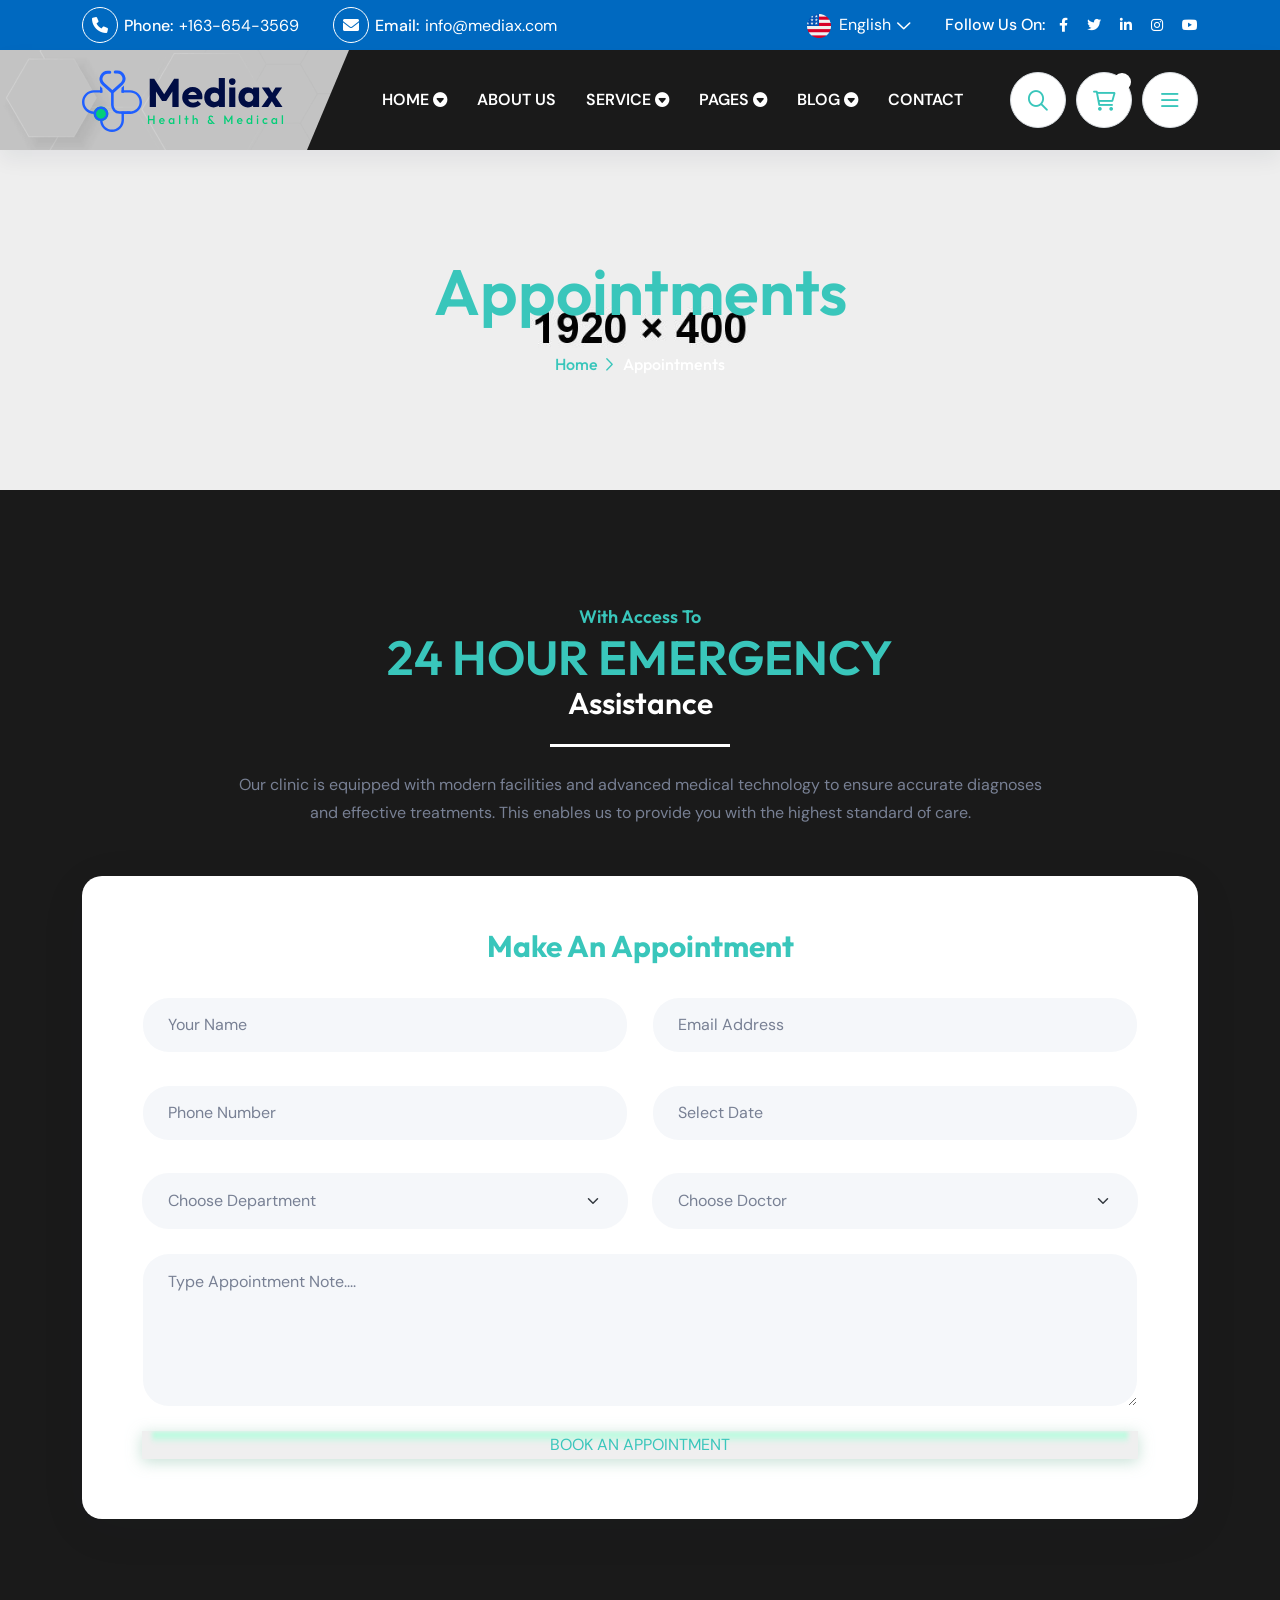
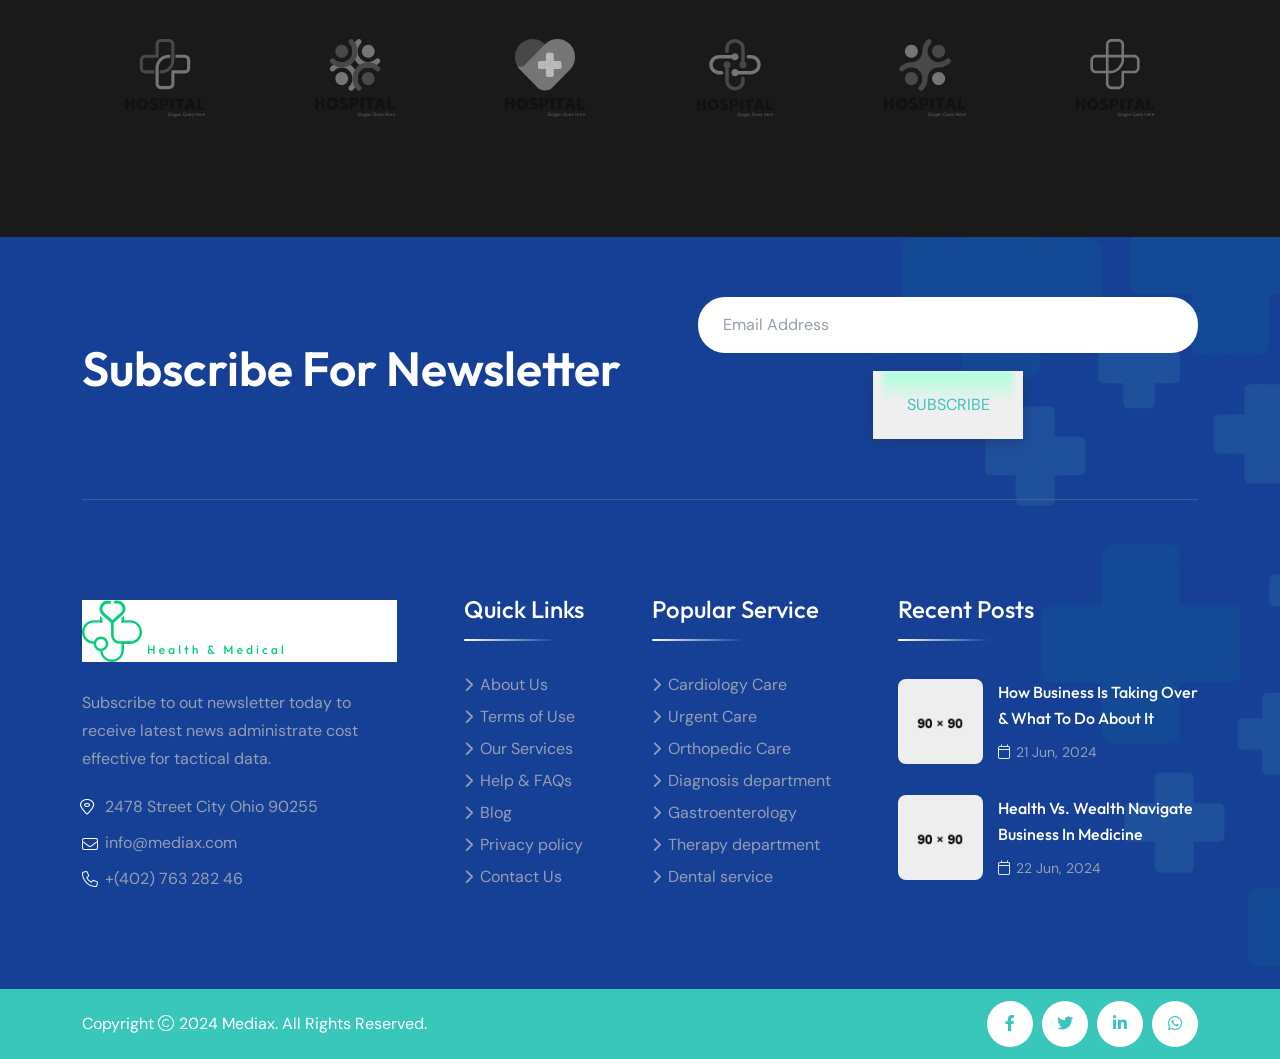
<file: Climbe Investimentos/appointment.html>
<!doctype html>
<html class="no-js" lang="zxx">

<head>
    <meta charset="utf-8">
    <meta http-equiv="x-ua-compatible" content="ie=edge">
    <title>Mediax - Health & Medical HTML Template - Appointments</title>
    <meta name="author" content="Mediax">
    <meta name="description" content="Mediax - Health & Medical HTML Template">
    <meta name="keywords" content="Mediax - Health & Medical HTML Template">
    <meta name="robots" content="INDEX,FOLLOW">

    <!-- Mobile Specific Metas -->
    <meta name="viewport" content="width=device-width, initial-scale=1, shrink-to-fit=no">

    <!-- Favicons - Place favicon.ico in the root directory -->
    <link rel="apple-touch-icon" sizes="57x57" href="assets/img/favicons/apple-icon-57x57.png">
    <link rel="apple-touch-icon" sizes="60x60" href="assets/img/favicons/apple-icon-60x60.png">
    <link rel="apple-touch-icon" sizes="72x72" href="assets/img/favicons/apple-icon-72x72.png">
    <link rel="apple-touch-icon" sizes="76x76" href="assets/img/favicons/apple-icon-76x76.png">
    <link rel="apple-touch-icon" sizes="114x114" href="assets/img/favicons/apple-icon-114x114.png">
    <link rel="apple-touch-icon" sizes="120x120" href="assets/img/favicons/apple-icon-120x120.png">
    <link rel="apple-touch-icon" sizes="144x144" href="assets/img/favicons/apple-icon-144x144.png">
    <link rel="apple-touch-icon" sizes="152x152" href="assets/img/favicons/apple-icon-152x152.png">
    <link rel="apple-touch-icon" sizes="180x180" href="assets/img/favicons/apple-icon-180x180.png">
    <link rel="icon" type="image/png" sizes="192x192" href="assets/img/favicons/android-icon-192x192.png">
    <link rel="icon" type="image/png" sizes="32x32" href="assets/img/favicons/favicon-32x32.png">
    <link rel="icon" type="image/png" sizes="96x96" href="assets/img/favicons/favicon-96x96.png">
    <link rel="icon" type="image/png" sizes="16x16" href="assets/img/favicons/favicon-16x16.png">
    <link rel="manifest" href="assets/img/favicons/manifest.json">
    <meta name="msapplication-TileColor" content="#ffffff">
    <meta name="msapplication-TileImage" content="assets/img/favicons/ms-icon-144x144.png">
    <meta name="theme-color" content="#ffffff">

    <!--==============================
	  Google Fonts
	============================== -->
    <link rel="preconnect" href="https://fonts.googleapis.com">
    <link rel="preconnect" href="https://fonts.gstatic.com" crossorigin>
    <link href="https://fonts.googleapis.com/css2?family=DM+Sans:opsz,wght@9..40,100;9..40,200;9..40,300;9..40,400;9..40,500;9..40,600;9..40,700;9..40,800&family=Outfit:wght@300;400;500;600;700;800;900&display=swap" rel="stylesheet">

    <!--==============================
	    All CSS File
	============================== -->
    <!-- Bootstrap -->
    <link rel="stylesheet" href="assets/css/bootstrap.min.css">
    <!-- Fontawesome Icon -->
    <link rel="stylesheet" href="assets/css/fontawesome.min.css">
    <!-- Magnific Popup -->
    <link rel="stylesheet" href="assets/css/magnific-popup.min.css">
    <!-- Swiper Js -->
    <link rel="stylesheet" href="assets/css/swiper-bundle.min.css">
    <!-- datetimepicker -->
    <link rel="stylesheet" href="assets/css/jquery.datetimepicker.min.css">
    <!-- Theme Custom CSS -->
    <link rel="stylesheet" href="assets/css/style.css">

</head>

<body>

    <!--[if lte IE 9]>
    	<p class="browserupgrade">You are using an <strong>outdated</strong> browser. Please <a href="https://browsehappy.com/">upgrade your browser</a> to improve your experience and security.</p>
  	<![endif]-->


    <!--********************************
   		Code Start From Here 
	******************************** -->

    <!--==============================
     Preloader
  ==============================-->
    <div class="preloader ">
        <button class="th-btn preloaderCls">Cancel Preloader </button>
        <div class="preloader-inner">
            <div class="loader"></div>
        </div>
    </div><!--==============================
    Sidemenu
============================== -->
    <div class="sidemenu-wrapper sidemenu-cart ">
        <div class="sidemenu-content">
            <button class="closeButton sideMenuCls"><i class="far fa-times"></i></button>
            <div class="widget woocommerce widget_shopping_cart">
                <h3 class="widget_title">Shopping cart</h3>
                <div class="widget_shopping_cart_content">
                    <ul class="woocommerce-mini-cart cart_list product_list_widget ">
                        <li class="woocommerce-mini-cart-item mini_cart_item">
                            <a href="#" class="remove remove_from_cart_button"><i class="far fa-times"></i></a>
                            <a href="#"><img src="assets/img/product/product_thumb_1_1.jpg" alt="Cart Image">Surgery Hands Gloves</a>
                            <span class="quantity">1 ×
                                <span class="woocommerce-Price-amount amount">
                                    <span class="woocommerce-Price-currencySymbol">$</span>940.00</span>
                            </span>
                        </li>
                        <li class="woocommerce-mini-cart-item mini_cart_item">
                            <a href="#" class="remove remove_from_cart_button"><i class="far fa-times"></i></a>
                            <a href="#"><img src="assets/img/product/product_thumb_1_2.jpg" alt="Cart Image">D-Ribose Drug Medicine</a>
                            <span class="quantity">1 ×
                                <span class="woocommerce-Price-amount amount">
                                    <span class="woocommerce-Price-currencySymbol">$</span>899.00</span>
                            </span>
                        </li>
                        <li class="woocommerce-mini-cart-item mini_cart_item">
                            <a href="#" class="remove remove_from_cart_button"><i class="far fa-times"></i></a>
                            <a href="#"><img src="assets/img/product/product_thumb_1_3.jpg" alt="Cart Image">CAD Dentistry Prosthesis</a>
                            <span class="quantity">1 ×
                                <span class="woocommerce-Price-amount amount">
                                    <span class="woocommerce-Price-currencySymbol">$</span>756.00</span>
                            </span>
                        </li>
                        <li class="woocommerce-mini-cart-item mini_cart_item">
                            <a href="#" class="remove remove_from_cart_button"><i class="far fa-times"></i></a>
                            <a href="#"><img src="assets/img/product/product_thumb_1_4.jpg" alt="Cart Image">Surgery Safety Mask</a>
                            <span class="quantity">1 ×
                                <span class="woocommerce-Price-amount amount">
                                    <span class="woocommerce-Price-currencySymbol">$</span>723.00</span>
                            </span>
                        </li>
                        <li class="woocommerce-mini-cart-item mini_cart_item">
                            <a href="#" class="remove remove_from_cart_button"><i class="far fa-times"></i></a>
                            <a href="#"><img src="assets/img/product/product_thumb_1_5.jpg" alt="Cart Image">Infrared Thermometers</a>
                            <span class="quantity">1 ×
                                <span class="woocommerce-Price-amount amount">
                                    <span class="woocommerce-Price-currencySymbol">$</span>1080.00</span>
                            </span>
                        </li>
                    </ul>
                    <p class="woocommerce-mini-cart__total total">
                        <strong>Subtotal:</strong>
                        <span class="woocommerce-Price-amount amount">
                            <span class="woocommerce-Price-currencySymbol">$</span>4398.00</span>
                    </p>
                    <p class="woocommerce-mini-cart__buttons buttons">
                        <a href="cart.html" class="th-btn wc-forward">View cart</a>
                        <a href="checkout.html" class="th-btn checkout wc-forward">Checkout</a>
                    </p>
                </div>
            </div>
        </div>
    </div><!--==============================
    Sidemenu
============================== -->
    <div class="sidemenu-wrapper sidemenu-info ">
        <div class="sidemenu-content">
            <button class="closeButton sideMenuCls"><i class="far fa-times"></i></button>
            <div class="widget  ">
                <div class="th-widget-about">
                    <div class="about-logo">
                        <a href="home-medical-clinic.html"><img src="assets/img/logo.svg" alt="Mediax"></a>
                    </div>
                    <p class="about-text">Subscribe to out newsletter today to receive latest news administrate cost effective for tactical data.</p>
                    <p class="footer-info">
                        <i class="fal fa-location-dot"></i>
                        2478 Street City Ohio 90255
                    </p>
                    <p class="footer-info">
                        <i class="fal fa-envelope"></i>
                        <a href="mailto:info@mediax.com" class="info-box_link">info@mediax.com</a>
                    </p>
                    <p class="footer-info">
                        <i class="fal fa-phone"></i>
                        <a href="tel:+40276328246" class="info-box_link">+(402) 763 282 46</a>
                    </p>
                    <div class="th-social">
                        <a href="https://www.facebook.com/"><i class="fab fa-facebook-f"></i></a>
                        <a href="https://www.twitter.com/"><i class="fab fa-twitter"></i></a>
                        <a href="https://www.linkedin.com/"><i class="fab fa-linkedin-in"></i></a>
                        <a href="https://www.whatsapp.com/"><i class="fab fa-whatsapp"></i></a>
                    </div>
                </div>
            </div>
            <div class="widget  ">
                <h3 class="widget_title">Let’s Stay In Touch</h3>
                <div class="newsletter-widget">
                    <p class="footer-text">Subscribe for newsletter</p>
                    <form action="#" class="newsletter-form">
                        <div class="form-group">
                            <input class="form-control" type="email" placeholder="Enter Email" required="">
                        </div>
                        <button type="submit" class="simple-icon"><i class="fa-solid fa-paper-plane"></i></button>
                    </form>
                    <div class="form-group">
                        <input type="checkbox" id="checkboxagree" name="checkboxagree">
                        <label for="checkboxagree">I agree with the terms & conditions</label>
                    </div>
                    <div class="btn-group">
                        <a href="https://play.google.com/" class="img-btn">
                            <img src="assets/img/normal/apple_store.png" alt="icon">
                        </a>
                        <a href="https://play.google.com/" class="img-btn">
                            <img src="assets/img/normal/play_store.png" alt="icon">
                        </a>
                    </div>
                </div>
            </div>
        </div>
    </div>
    <div class="popup-search-box d-none d-lg-block">
        <button class="searchClose"><i class="fal fa-times"></i></button>
        <form action="#">
            <input type="text" placeholder="What are you looking for?">
            <button type="submit"><i class="fal fa-search"></i></button>
        </form>
    </div><!--==============================
    Mobile Menu
  ============================== -->
    <div class="th-menu-wrapper">
        <div class="th-menu-area text-center">
            <button class="th-menu-toggle"><i class="fal fa-times"></i></button>
            <div class="mobile-logo">
                <a href="home-medical-clinic.html"><img src="assets/img/logo.svg" alt="Mediax"></a>
            </div>
            <div class="th-mobile-menu">
                <ul>
                    <li class="menu-item-has-children">
                        <a href="home-medical-clinic.html">Home</a>
                        <ul class="sub-menu">
                            <li><a href="home-medical-clinic.html">Medical Clinic</a></li>
                            <li><a href="home-dental-care.html">Dental Care</a></li>
                            <li><a href="home-medical-shop.html">Medical Shop</a></li>
                            <li><a href="home-ophthalmology.html">Home Ophthalmology</a></li>
                            <li><a href="home-pediatrics.html">Home Pediatrics</a></li>
                            <li><a href="home-gynecology.html">Home Gynecology</a></li>
                            <li><a href="home-aesthetic-dentistry.html">Aesthetic Dentistry</a></li>
                            <li><a href="home-medical-cosmetics.html">Medical Cosmetics</a></li>
                        </ul>
                    </li>
                    <li><a href="about.html">About Us</a></li>
                    <li class="menu-item-has-children">
                        <a href="#">Service</a>
                        <ul class="sub-menu">
                            <li><a href="service.html">Service</a></li>
                            <li><a href="service-details.html">Service Details</a></li>
                        </ul>
                    </li>
                    <li class="menu-item-has-children">
                        <a href="#">Pages</a>
                        <ul class="sub-menu">
                            <li class="menu-item-has-children">
                                <a href="#">Shop</a>
                                <ul class="sub-menu">
                                    <li><a href="shop.html">Shop</a></li>
                                    <li><a href="shop-details.html">Shop Details</a></li>
                                    <li><a href="cart.html">Cart Page</a></li>
                                    <li><a href="checkout.html">Checkout</a></li>
                                    <li><a href="wishlist.html">Wishlist</a></li>
                                </ul>
                            </li>
                            <li><a href="team.html">Team</a></li>
                            <li><a href="team-details.html">Team Details</a></li>
                            <li><a href="appointment.html">Appointments</a></li>
                            <li><a href="faq.html">Faq Page</a></li>
                            <li><a href="pricing.html">Pricing Plan</a></li>
                            <li><a href="error.html">Error Page</a></li>
                        </ul>
                    </li>
                    <li class="menu-item-has-children">
                        <a href="#">Blog</a>
                        <ul class="sub-menu">
                            <li><a href="blog.html">Blog</a></li>
                            <li><a href="blog-details.html">Blog Details</a></li>
                        </ul>
                    </li>
                    <li>
                        <a href="contact.html">Contact</a>
                    </li>
                </ul>
            </div>
        </div>
    </div><!--==============================
	Header Area
==============================-->
    <header class="th-header header-layout1">
        <div class="header-top">
            <div class="container">
                <div class="row justify-content-center justify-content-lg-between align-items-center gy-2">
                    <div class="col-auto d-none d-lg-block">
                        <div class="header-links">
                            <ul>
                                <li class="d-none d-sm-inline-block"><i class="fas fa-phone icon-btn"></i><b>Phone:</b> <a href="tel:+1636543569">+163-654-3569</a></li>
                                <li class="d-none d-sm-inline-block"><i class="fas fa-envelope icon-btn"></i><b>Email:</b> <a href="mailto:info@mediax.com">info@mediax.com</a></li>
                                <li class="d-none d-xxl-inline-block"><i class="fas fa-location-dot icon-btn"></i> 1 Barnes Jewish Hospital Plaza, United States</li>
                            </ul>
                        </div>
                    </div>
                    <div class="col-auto">
                        <div class="header-links">
                            <ul>
                                <li class="d-none d-md-inline-block">
                                    <div class="dropdown-link">
                                        <a class="dropdown-toggle" href="#" role="button" id="dropdownMenuLink1" data-bs-toggle="dropdown" aria-expanded="true"><img src="assets/img/icon/english.png" alt="icon"> English</a>
                                        <ul class="dropdown-menu" aria-labelledby="dropdownMenuLink1">
                                            <li>
                                                <a href="#">German</a>
                                                <a href="#">French</a>
                                                <a href="#">Italian</a>
                                                <a href="#">Latvian</a>
                                            </li>
                                        </ul>
                                    </div>
                                </li>
                                <li>
                                    <div class="social-links">
                                        <span class="social-title">Follow Us On: </span>
                                        <a href="https://www.facebook.com/"><i class="fab fa-facebook-f"></i></a>
                                        <a href="https://www.twitter.com/"><i class="fab fa-twitter"></i></a>
                                        <a href="https://www.linkedin.com/"><i class="fab fa-linkedin-in"></i></a>
                                        <a href="https://www.instagram.com/"><i class="fab fa-instagram"></i></a>
                                        <a href="https://www.youtube.com/"><i class="fab fa-youtube"></i></a>
                                    </div>
                                </li>
                            </ul>
                        </div>
                    </div>
                </div>
            </div>
        </div>
        <div class="sticky-wrapper">
            <!-- Main Menu Area -->
            <div class="menu-area">
                <div class="container">
                    <div class="row align-items-center justify-content-between">
                        <div class="col-auto">
                            <div class="header-logo">
                                <div class="logo-bg" data-bg-src="assets/img/bg/logo_bg_1.png"></div>
                                <a href="home-medical-clinic.html"><img src="assets/img/logo.svg" alt="Mediax"></a>
                            </div>
                        </div>
                        <div class="col-auto d-none d-lg-inline-block">
                            <nav class="main-menu d-none d-lg-inline-block">
                                <ul>
                                    <li class="menu-item-has-children">
                                        <a href="home-medical-clinic.html">Home</a>
                                        <ul class="sub-menu">
                                            <li><a href="home-medical-clinic.html">Medical Clinic</a></li>
                                            <li><a href="home-dental-care.html">Dental Care</a></li>
                                            <li><a href="home-medical-shop.html">Medical Shop</a></li>
                                            <li><a href="home-ophthalmology.html">Home Ophthalmology</a></li>
                                            <li><a href="home-pediatrics.html">Home Pediatrics</a></li>
                                            <li><a href="home-gynecology.html">Home Gynecology</a></li>
                                            <li><a href="home-aesthetic-dentistry.html">Aesthetic Dentistry</a></li>
                                            <li><a href="home-medical-cosmetics.html">Medical Cosmetics</a></li>
                                        </ul>
                                    </li>
                                    <li><a href="about.html">About Us</a></li>
                                    <li class="menu-item-has-children">
                                        <a href="#">Service</a>
                                        <ul class="sub-menu">
                                            <li><a href="service.html">Service</a></li>
                                            <li><a href="service-details.html">Service Details</a></li>
                                        </ul>
                                    </li>
                                    <li class="menu-item-has-children">
                                        <a href="#">Pages</a>
                                        <ul class="sub-menu">
                                            <li class="menu-item-has-children">
                                                <a href="#">Shop</a>
                                                <ul class="sub-menu">
                                                    <li><a href="shop.html">Shop</a></li>
                                                    <li><a href="shop-details.html">Shop Details</a></li>
                                                    <li><a href="cart.html">Cart Page</a></li>
                                                    <li><a href="checkout.html">Checkout</a></li>
                                                    <li><a href="wishlist.html">Wishlist</a></li>
                                                </ul>
                                            </li>
                                            <li><a href="team.html">Team</a></li>
                                            <li><a href="team-details.html">Team Details</a></li>
                                            <li><a href="appointment.html">Appointments</a></li>
                                            <li><a href="faq.html">Faq Page</a></li>
                                            <li><a href="pricing.html">Pricing Plan</a></li>
                                            <li><a href="error.html">Error Page</a></li>
                                        </ul>
                                    </li>
                                    <li class="menu-item-has-children">
                                        <a href="#">Blog</a>
                                        <ul class="sub-menu">
                                            <li><a href="blog.html">Blog</a></li>
                                            <li><a href="blog-details.html">Blog Details</a></li>
                                        </ul>
                                    </li>
                                    <li>
                                        <a href="contact.html">Contact</a>
                                    </li>
                                </ul>
                            </nav>
                        </div>
                        <div class="col-auto">
                            <div class="header-button">
                                <button type="button" class="icon-btn searchBoxToggler d-none d-xl-inline-block"><i class="far fa-search"></i></button>
                                <button type="button" class="icon-btn sideMenuCart">
                                    <span class="badge">5</span>
                                    <i class="far fa-cart-shopping"></i>
                                </button>
                                <a href="appointment.html" class="th-btn">Appointment Now</a>
                                <button type="button" class="icon-btn sideMenuInfo d-none d-xl-inline-block"><i class="far fa-bars"></i></button>
                                <button type="button" class="th-menu-toggle d-block d-lg-none"><i class="far fa-bars"></i></button>
                            </div>
                        </div>
                    </div>
                </div>
            </div>
        </div>
    </header>
    <!--==============================
    Breadcumb
============================== -->
    <div class="breadcumb-wrapper " data-bg-src="assets/img/bg/breadcumb-bg.jpg">
        <div class="container">
            <div class="breadcumb-content">
                <h1 class="breadcumb-title">Appointments</h1>
                <ul class="breadcumb-menu">
                    <li><a href="home-medical-clinic.html">Home</a></li>
                    <li>Appointments</li>
                </ul>
            </div>
        </div>
    </div>
    <!--==============================
Appointment Area   
==============================-->
    <div class="overflow-hidden space">
        <div class="container">
            <div class="row justify-content-center text-center">
                <div class="col-xl-9">
                    <div class="title-area">
                        <span class="sub-title2">With Access To</span>
                        <h2 class="sec-title mb-0">24 HOUR EMERGENCY</h2>
                        <h3 class="sec-heading">Assistance</h3>
                        <p class="sec-text">Our clinic is equipped with modern facilities and advanced medical technology to ensure accurate diagnoses and effective treatments. This enables us to provide you with the highest standard of care.</p>
                    </div>
                </div>
            </div>
            <form action="mail.php" method="POST" class="appointment-form2">
                <h4 class="form-title">Make An Appointment</h4>
                <div class="row">
                    <div class="form-group col-md-6">
                        <input type="text" class="form-control" name="name" id="name" placeholder="Your Name">
                    </div>
                    <div class="form-group col-md-6">
                        <input type="email" class="form-control" name="email" id="email" placeholder="Email Address">
                    </div>
                    <div class="form-group col-md-6">
                        <input type="tel" class="form-control" name="number" id="number" placeholder="Phone Number">
                    </div>
                    <div class="form-group col-md-6">
                        <input type="text" class="date-pick form-control" name="date" id="date-pick" placeholder="Select Date">
                    </div>
                    <div class="form-group col-md-6">
                        <select name="dept" id="dept" class="form-select">
                            <option value="" disabled selected hidden>Choose Department</option>
                            <option value="Cardiology">Cardiology</option>
                            <option value="Gastroenterologist">Gastroenterologist</option>
                            <option value="Dental Care">Dental Care</option>
                            <option value="Ophthalmology">Ophthalmology</option>
                        </select>
                    </div>
                    <div class="form-group col-md-6">
                        <select name="choose-doctor" id="choose-doctor" class="form-select">
                            <option value="" disabled selected hidden>Choose Doctor</option>
                            <option value="Dr. Hamid Uddin">Dr. Hamid Uddin</option>
                            <option value="Dr. Jabed Justin">Dr. Jabed Justin</option>
                            <option value="Dr. Michael Morgan">Dr. Michael Morgan</option>
                            <option value="Dr. Faujia Fardin">Dr. Faujia Fardin</option>
                        </select>
                    </div>
                    <div class="form-group col-12">
                        <textarea name="message" id="message" cols="30" rows="3" class="form-control" placeholder="Type Appointment Note...."></textarea>
                    </div>
                    <div class="form-btn col-12">
                        <button class="th-btn btn-fw">BOOK AN APPOINTMENT</button>
                    </div>
                </div>
                <p class="form-messages mb-0 mt-3"></p>
            </form>
        </div>
    </div>

    <!--==============================
Brand Area  
==============================-->
    <div class="space-bottom">
        <div class="container th-container">
            <div class="swiper th-slider" id="brandSlider3" data-slider-options='{"breakpoints":{"0":{"slidesPerView":2},"420":{"slidesPerView":"3"},"768":{"slidesPerView":"4"},"992":{"slidesPerView":"5"},"1200":{"slidesPerView":"6"},"1400":{"slidesPerView":"8"}}}'>
                <div class="swiper-wrapper">
                    <div class="swiper-slide">
                        <div class="brand-card">
                            <img src="assets/img/brand/brand_1_1.svg" alt="Brand Logo">
                        </div>
                    </div>
                    <div class="swiper-slide">
                        <div class="brand-card">
                            <img src="assets/img/brand/brand_1_2.svg" alt="Brand Logo">
                        </div>
                    </div>
                    <div class="swiper-slide">
                        <div class="brand-card">
                            <img src="assets/img/brand/brand_1_3.svg" alt="Brand Logo">
                        </div>
                    </div>
                    <div class="swiper-slide">
                        <div class="brand-card">
                            <img src="assets/img/brand/brand_1_4.svg" alt="Brand Logo">
                        </div>
                    </div>
                    <div class="swiper-slide">
                        <div class="brand-card">
                            <img src="assets/img/brand/brand_1_5.svg" alt="Brand Logo">
                        </div>
                    </div>
                    <div class="swiper-slide">
                        <div class="brand-card">
                            <img src="assets/img/brand/brand_1_6.svg" alt="Brand Logo">
                        </div>
                    </div>
                    <div class="swiper-slide">
                        <div class="brand-card">
                            <img src="assets/img/brand/brand_1_7.svg" alt="Brand Logo">
                        </div>
                    </div>
                    <div class="swiper-slide">
                        <div class="brand-card">
                            <img src="assets/img/brand/brand_1_8.svg" alt="Brand Logo">
                        </div>
                    </div>
                    <div class="swiper-slide">
                        <div class="brand-card">
                            <img src="assets/img/brand/brand_1_1.svg" alt="Brand Logo">
                        </div>
                    </div>
                    <div class="swiper-slide">
                        <div class="brand-card">
                            <img src="assets/img/brand/brand_1_2.svg" alt="Brand Logo">
                        </div>
                    </div>
                    <div class="swiper-slide">
                        <div class="brand-card">
                            <img src="assets/img/brand/brand_1_3.svg" alt="Brand Logo">
                        </div>
                    </div>
                    <div class="swiper-slide">
                        <div class="brand-card">
                            <img src="assets/img/brand/brand_1_4.svg" alt="Brand Logo">
                        </div>
                    </div>
                    <div class="swiper-slide">
                        <div class="brand-card">
                            <img src="assets/img/brand/brand_1_5.svg" alt="Brand Logo">
                        </div>
                    </div>
                    <div class="swiper-slide">
                        <div class="brand-card">
                            <img src="assets/img/brand/brand_1_6.svg" alt="Brand Logo">
                        </div>
                    </div>
                    <div class="swiper-slide">
                        <div class="brand-card">
                            <img src="assets/img/brand/brand_1_7.svg" alt="Brand Logo">
                        </div>
                    </div>
                    <div class="swiper-slide">
                        <div class="brand-card">
                            <img src="assets/img/brand/brand_1_8.svg" alt="Brand Logo">
                        </div>
                    </div>
                </div>
            </div>
        </div>
    </div>
    <!--==============================
	Footer Area
==============================-->
    <footer class="footer-wrapper footer-layout1" data-bg-src="assets/img/bg/footer_bg_1.jpg">
        <div class="container z-index-common">
            <div class="newsletter-wrap">
                <div class="newsletter-content">
                    <h2 class="sec-title">Subscribe for newsletter</h2>
                </div>
                <form class="newsletter-form">
                    <div class="form-group">
                        <input class="form-control" type="email" placeholder="Email Address" required="">
                    </div>
                    <button type="submit" class="th-btn shadow-1">Subscribe</button>
                </form>
            </div>
        </div>
        <div class="widget-area">
            <div class="container">
                <div class="row justify-content-between">
                    <div class="col-md-6 col-xl-auto">
                        <div class="widget footer-widget">
                            <div class="th-widget-about">
                                <div class="about-logo">
                                    <a href="home-medical-clinic.html"><img src="assets/img/logo-footer.svg" alt="Mediax"></a>
                                </div>
                                <p class="about-text">Subscribe to out newsletter today to receive latest news administrate cost effective for tactical data.</p>
                                <p class="footer-info">
                                    <i class="fal fa-location-dot"></i>
                                    2478 Street City Ohio 90255
                                </p>
                                <p class="footer-info">
                                    <i class="fal fa-envelope"></i>
                                    <a href="mailto:info@mediax.com" class="info-box_link">info@mediax.com</a>
                                </p>
                                <p class="footer-info">
                                    <i class="fal fa-phone"></i>
                                    <a href="tel:+40276328246" class="info-box_link">+(402) 763 282 46</a>
                                </p>
                            </div>
                        </div>
                    </div>
                    <div class="col-md-6 col-xl-auto">
                        <div class="widget widget_nav_menu footer-widget">
                            <h3 class="widget_title">Quick Links</h3>
                            <div class="menu-all-pages-container">
                                <ul class="menu">
                                    <li><a href="about.html">About Us</a></li>
                                    <li><a href="about.html">Terms of Use</a></li>
                                    <li><a href="service.html">Our Services</a></li>
                                    <li><a href="faq.html">Help & FAQs</a></li>
                                    <li><a href="blog.html">Blog</a></li>
                                    <li><a href="about.html">Privacy policy</a></li>
                                    <li><a href="contact.html">Contact Us</a></li>
                                </ul>
                            </div>
                        </div>
                    </div>
                    <div class="col-md-6 col-xl-auto">
                        <div class="widget widget_nav_menu footer-widget">
                            <h3 class="widget_title">Popular service</h3>
                            <div class="menu-all-pages-container">
                                <ul class="menu">
                                    <li><a href="service-details.html">Cardiology Care</a></li>
                                    <li><a href="service-details.html">Urgent Care</a></li>
                                    <li><a href="service-details.html">Orthopedic Care</a></li>
                                    <li><a href="service-details.html">Diagnosis department</a></li>
                                    <li><a href="service-details.html">Gastroenterology</a></li>
                                    <li><a href="service-details.html">Therapy department</a></li>
                                    <li><a href="service-details.html">Dental service</a></li>
                                </ul>
                            </div>
                        </div>
                    </div>
                    <div class="col-md-6 col-xl-auto">
                        <div class="widget footer-widget">
                            <h3 class="widget_title">Recent Posts</h3>
                            <div class="recent-post-wrap">
                                <div class="recent-post">
                                    <div class="media-img">
                                        <a href="blog-details.html"><img src="assets/img/blog/recent-post-2-1.jpg" alt="Blog Image"></a>
                                    </div>
                                    <div class="media-body">
                                        <h4 class="post-title"><a class="text-inherit" href="blog-details.html">How Business Is Taking Over & What to Do About It</a></h4>
                                        <div class="recent-post-meta">
                                            <a href="blog.html"><i class="fal fa-calendar"></i>21 Jun, 2024</a>
                                        </div>
                                    </div>
                                </div>
                                <div class="recent-post">
                                    <div class="media-img">
                                        <a href="blog-details.html"><img src="assets/img/blog/recent-post-2-2.jpg" alt="Blog Image"></a>
                                    </div>
                                    <div class="media-body">
                                        <h4 class="post-title"><a class="text-inherit" href="blog-details.html">Health vs. Wealth Navigate Business in Medicine</a></h4>
                                        <div class="recent-post-meta">
                                            <a href="blog.html"><i class="fal fa-calendar"></i>22 Jun, 2024</a>
                                        </div>
                                    </div>
                                </div>
                            </div>
                        </div>
                    </div>
                </div>
            </div>
        </div>
        <div class="copyright-wrap">
            <div class="container">
                <div class="row gy-2 align-items-center">
                    <div class="col-md-7">
                        <p class="copyright-text">Copyright <i class="fal fa-copyright"></i> 2024 <a href="home-medical-clinic.html">Mediax</a>. All Rights Reserved.</p>
                    </div>
                    <div class="col-md-5 text-center text-md-end">
                        <div class="th-social">
                            <a href="https://www.facebook.com/"><i class="fab fa-facebook-f"></i></a>
                            <a href="https://www.twitter.com/"><i class="fab fa-twitter"></i></a>
                            <a href="https://www.linkedin.com/"><i class="fab fa-linkedin-in"></i></a>
                            <a href="https://www.whatsapp.com/"><i class="fab fa-whatsapp"></i></a>
                        </div>
                    </div>
                </div>
            </div>
        </div>
    </footer>

    <!--********************************
			Code End  Here 
	******************************** -->

    <!-- Scroll To Top -->
    <div class="scroll-top">
        <svg class="progress-circle svg-content" width="100%" height="100%" viewBox="-1 -1 102 102">
            <path d="M50,1 a49,49 0 0,1 0,98 a49,49 0 0,1 0,-98" style="transition: stroke-dashoffset 10ms linear 0s; stroke-dasharray: 307.919, 307.919; stroke-dashoffset: 307.919;"></path>
        </svg>
    </div>

    <!--==============================
    All Js File
============================== -->
    <!-- Jquery -->
    <script src="assets/js/vendor/jquery-3.7.1.min.js"></script>
    <!-- Swiper Js -->
    <script src="assets/js/swiper-bundle.min.js"></script>
    <!-- Bootstrap -->
    <script src="assets/js/bootstrap.min.js"></script>
    <!-- Magnific Popup -->
    <script src="assets/js/jquery.magnific-popup.min.js"></script>
    <!-- Counter Up -->
    <script src="assets/js/jquery.counterup.min.js"></script>
    <!-- datetimepicker -->
    <script src="assets/js/jquery.datetimepicker.min.js"></script>
    <!-- Range Slider -->
    <script src="assets/js/jquery-ui.min.js"></script>
    <!-- Isotope Filter -->
    <script src="assets/js/imagesloaded.pkgd.min.js"></script>
    <script src="assets/js/isotope.pkgd.min.js"></script>

    <!-- Main Js File -->
    <script src="assets/js/main.js"></script>
</body>

</html>
</file>
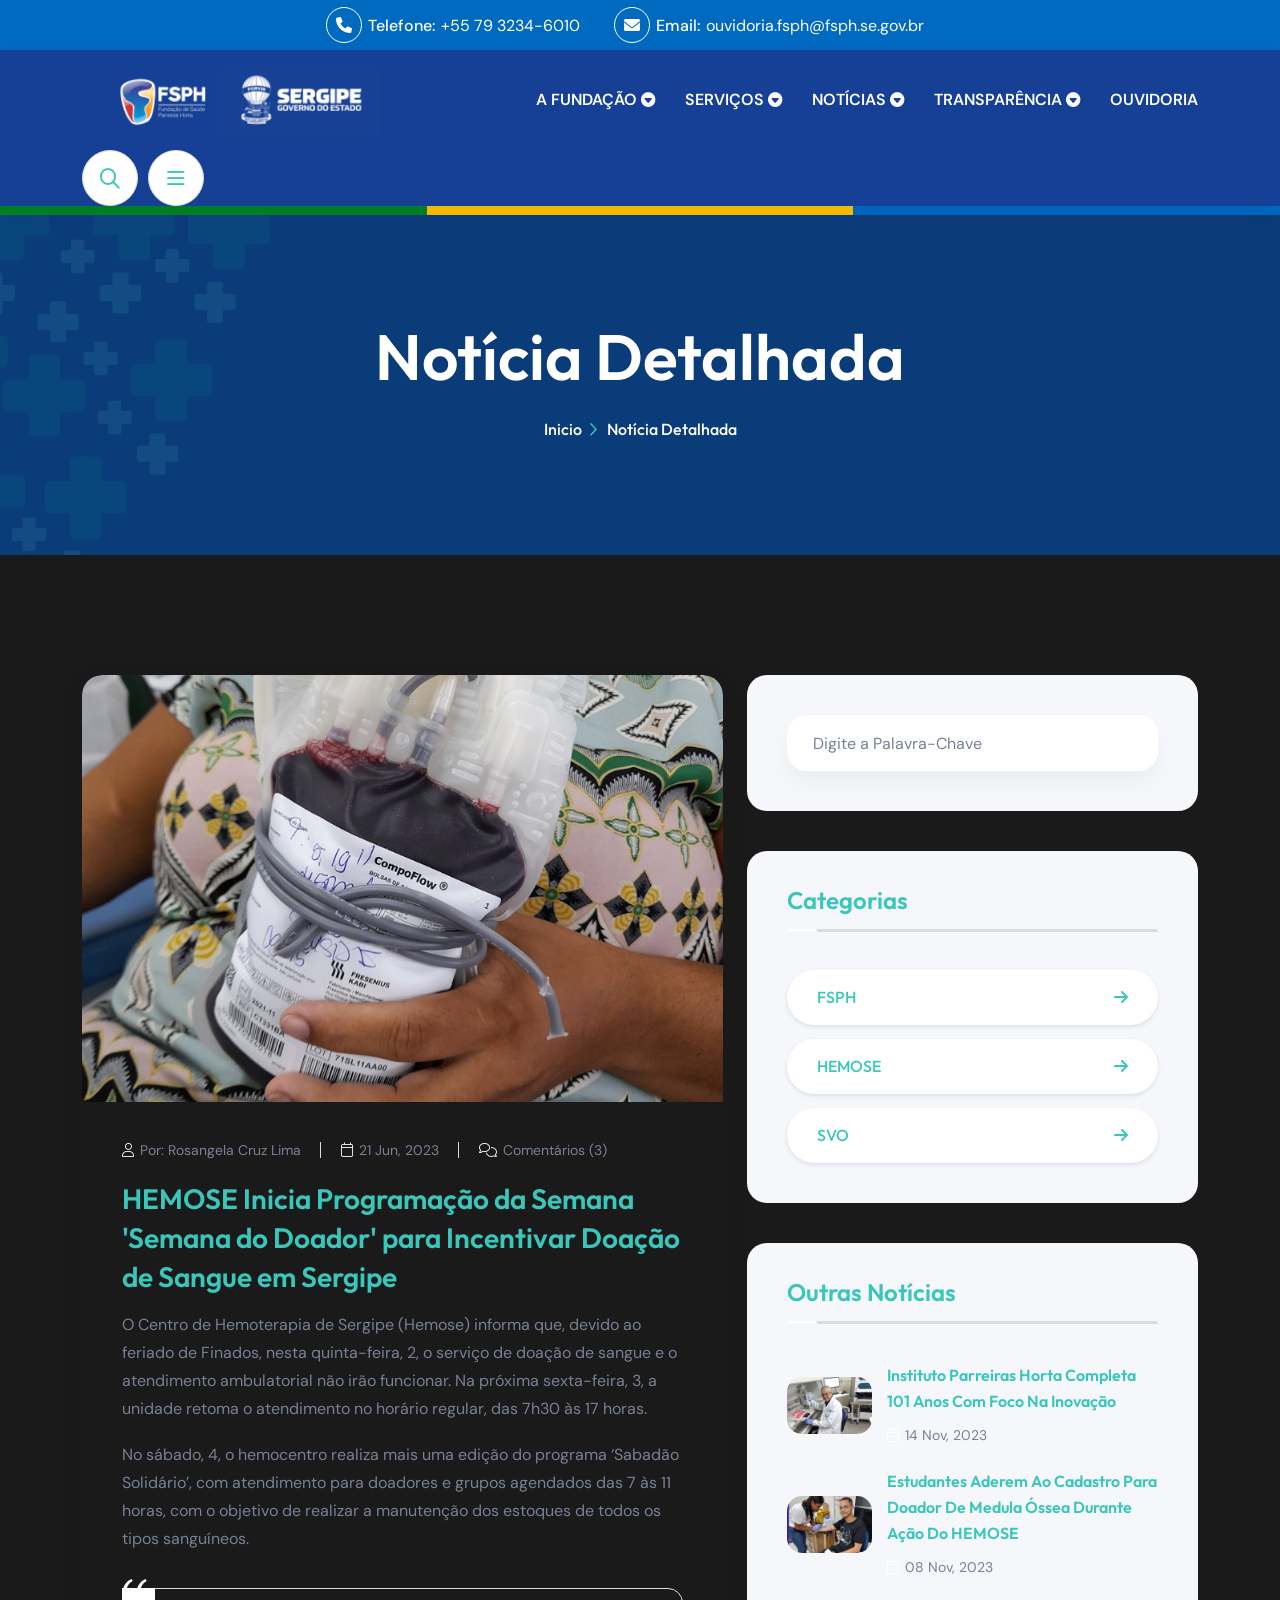
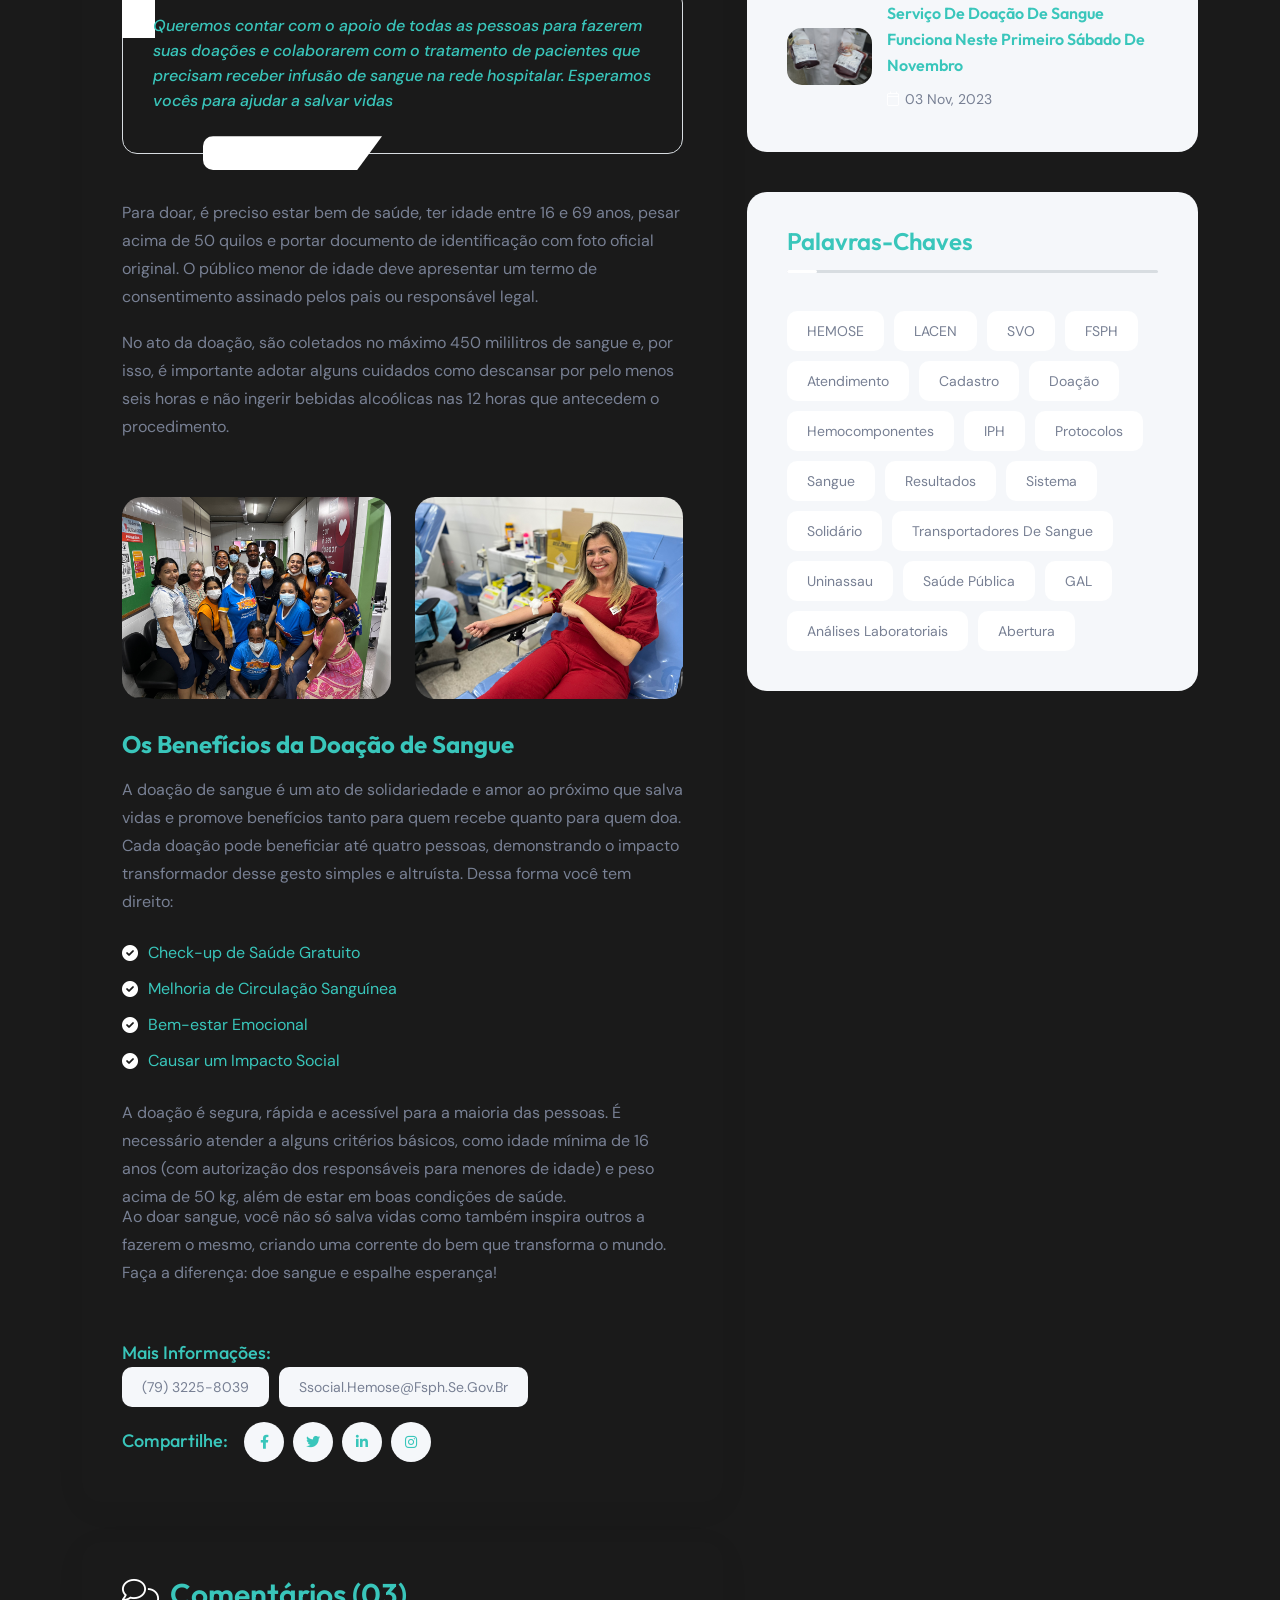
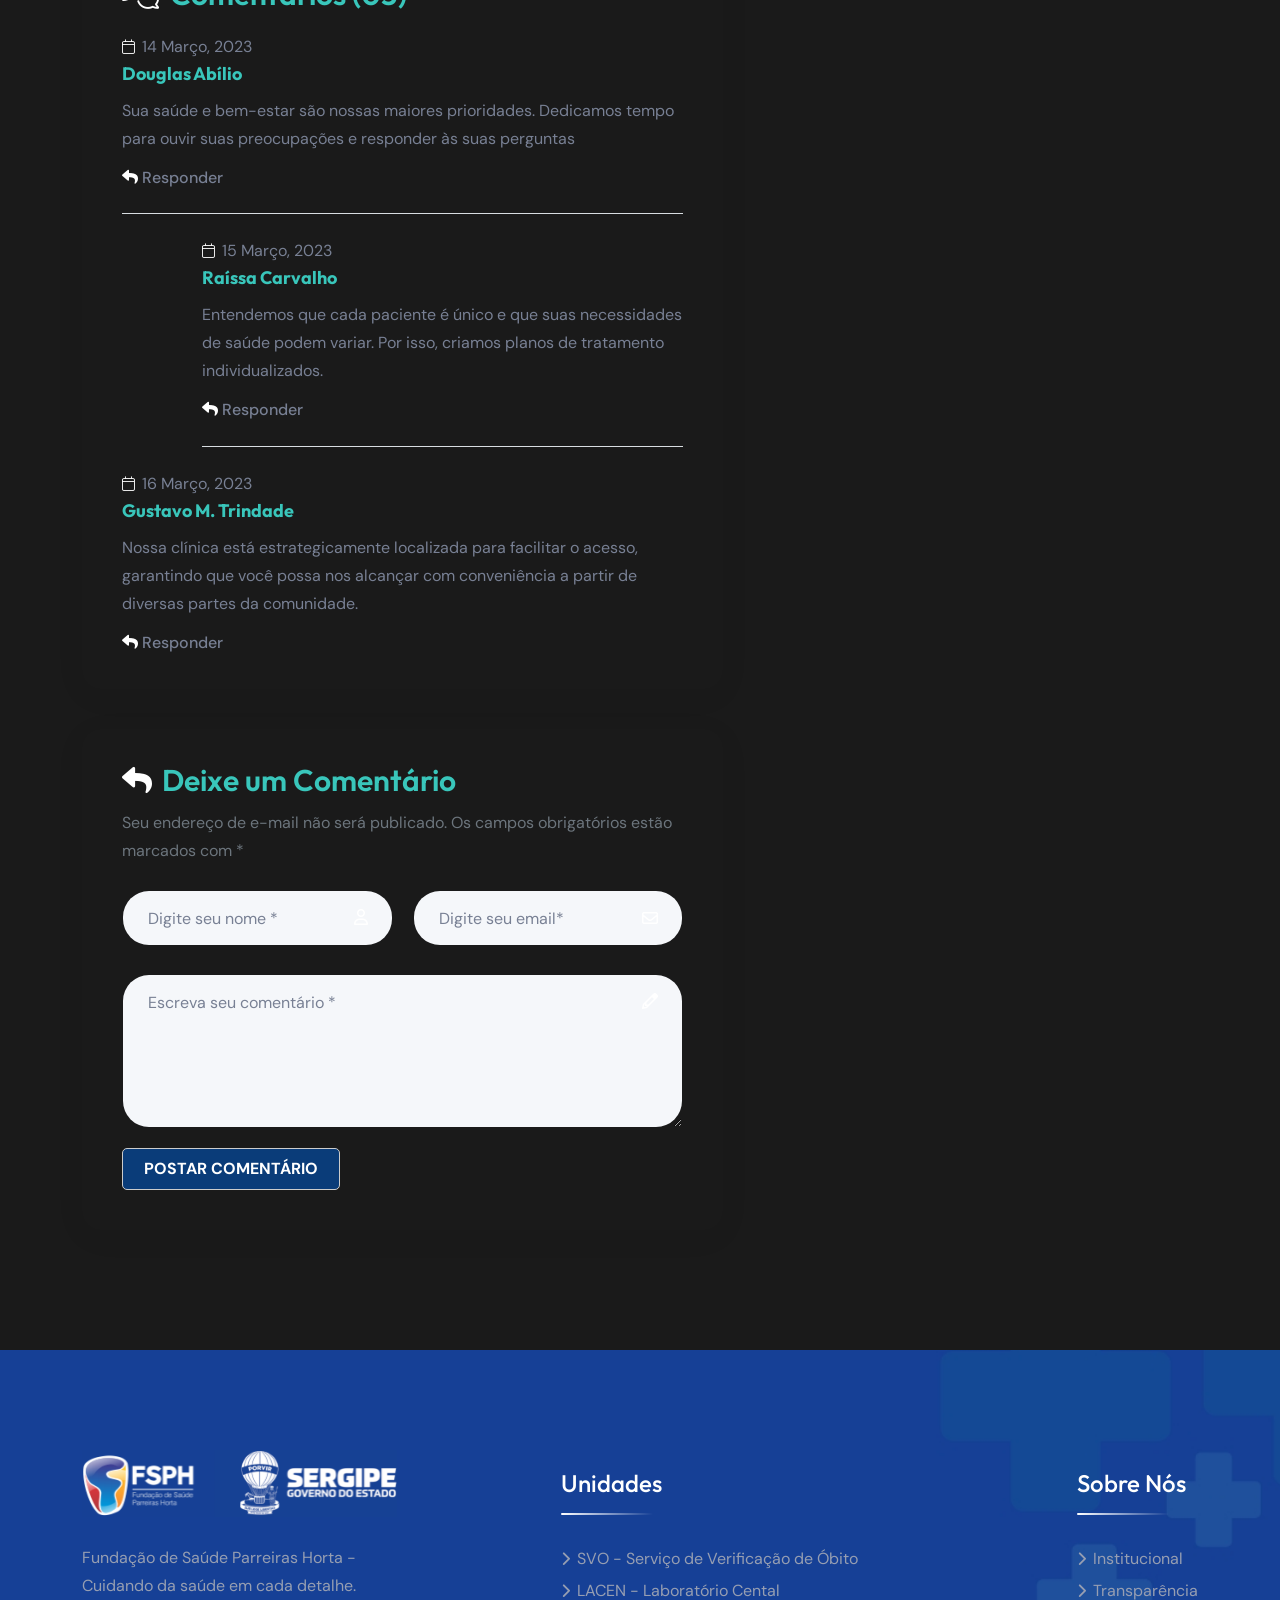
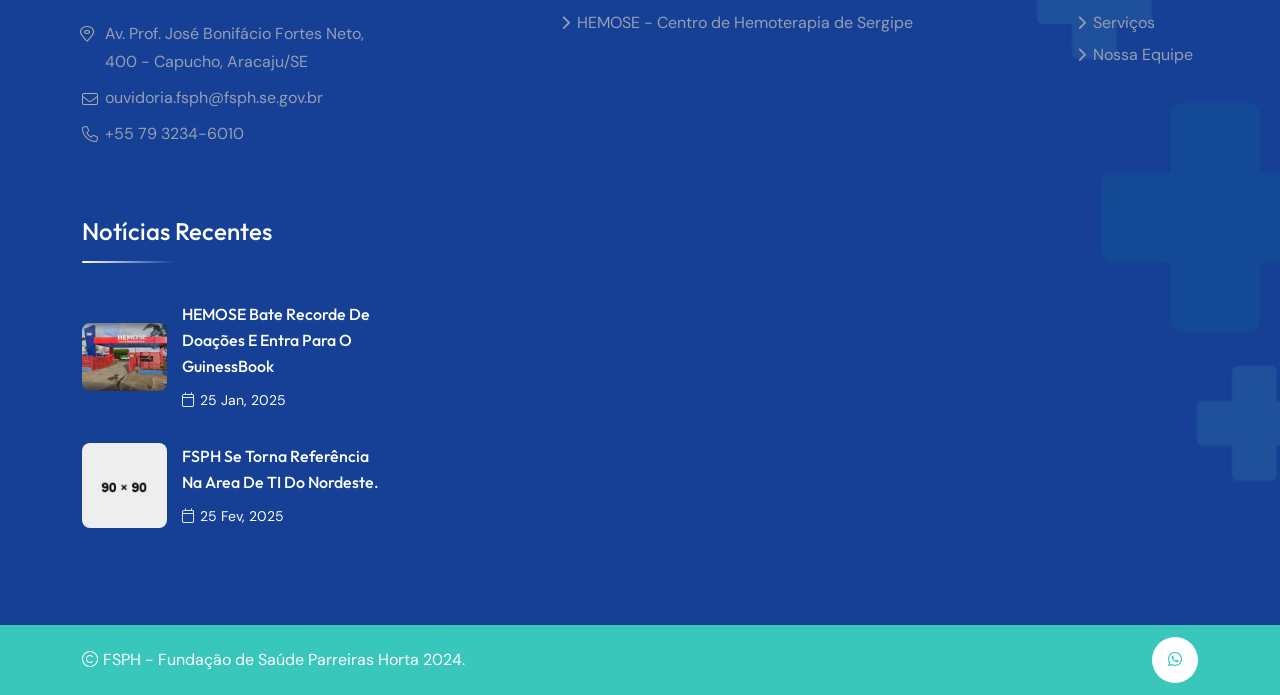
<file: Climbe Investimentos/blog-details.html>
<!doctype html>
<html class="no-js" lang="zxx">

<head>
    <meta charset="utf-8">
    <meta http-equiv="x-ua-compatible" content="ie=edge">
    <title>FSPH - Fundação de Saúde Parreiras Horta - Notícias Detalhadas</title>
    <meta name="author" content="Mediax">
    <meta name="description" content="Mediax - Health & Medical HTML Template">
    <meta name="keywords" content="Mediax - Health & Medical HTML Template">
    <meta name="robots" content="INDEX,FOLLOW">

    <!-- Mobile Specific Metas -->
    <meta name="viewport" content="width=device-width, initial-scale=1, shrink-to-fit=no">

    <!-- Favicons - Place favicon.ico in the root directory -->
    <link rel="apple-touch-icon" sizes="57x57" href="assets/img/favicons/apple-icon-57x57.png">
    <link rel="apple-touch-icon" sizes="60x60" href="assets/img/favicons/apple-icon-60x60.png">
    <link rel="apple-touch-icon" sizes="72x72" href="assets/img/favicons/apple-icon-72x72.png">
    <link rel="apple-touch-icon" sizes="76x76" href="assets/img/favicons/apple-icon-76x76.png">
    <link rel="apple-touch-icon" sizes="114x114" href="assets/img/favicons/apple-icon-114x114.png">
    <link rel="apple-touch-icon" sizes="120x120" href="assets/img/favicons/apple-icon-120x120.png">
    <link rel="apple-touch-icon" sizes="144x144" href="assets/img/favicons/apple-icon-144x144.png">
    <link rel="apple-touch-icon" sizes="152x152" href="assets/img/favicons/apple-icon-152x152.png">
    <link rel="apple-touch-icon" sizes="180x180" href="assets/img/favicons/apple-icon-180x180.png">
    <link rel="icon" type="image/png" sizes="192x192" href="assets/img/favicons/android-icon-192x192.png">
    <link rel="icon" type="image/png" sizes="32x32" href="assets/img/favicons/favicon-32x32.png">
    <link rel="icon" type="image/png" sizes="96x96" href="assets/img/favicons/favicon-96x96.png">
    <link rel="icon" type="image/png" sizes="16x16" href="assets/img/favicons/favicon-16x16.png">
    <link rel="manifest" href="assets/img/favicons/manifest.json">
    <meta name="msapplication-TileColor" content="#ffffff">
    <meta name="msapplication-TileImage" content="assets/img/favicons/ms-icon-144x144.png">
    <meta name="theme-color" content="#ffffff">

    <!--==============================
	  Google Fonts
	============================== -->
    <link rel="preconnect" href="https://fonts.googleapis.com">
    <link rel="preconnect" href="https://fonts.gstatic.com" crossorigin>
    <link href="https://fonts.googleapis.com/css2?family=DM+Sans:opsz,wght@9..40,100;9..40,200;9..40,300;9..40,400;9..40,500;9..40,600;9..40,700;9..40,800&family=Outfit:wght@300;400;500;600;700;800;900&display=swap" rel="stylesheet">

    <!--==============================
	    All CSS File
	============================== -->
    <!-- Bootstrap -->
    <link rel="stylesheet" href="assets/css/bootstrap.min.css">
    <!-- Fontawesome Icon -->
    <link rel="stylesheet" href="assets/css/fontawesome.min.css">
    <!-- Magnific Popup -->
    <link rel="stylesheet" href="assets/css/magnific-popup.min.css">
    <!-- Swiper Js -->
    <link rel="stylesheet" href="assets/css/swiper-bundle.min.css">
    <!-- datetimepicker -->
    <link rel="stylesheet" href="assets/css/jquery.datetimepicker.min.css">
    <!-- Theme Custom CSS -->
    <link rel="stylesheet" href="assets/css/style.css">

</head>

<body>

    <!--[if lte IE 9]>
    	<p class="browserupgrade">You are using an <strong>outdated</strong> browser. Please <a href="https://browsehappy.com/">upgrade your browser</a> to improve your experience and security.</p>
  	<![endif]-->


    <!--********************************
   		Code Start From Here 
	******************************** -->

    <!--==============================
     Preloader
  ==============================-->
    <div class="preloader ">
        <!-- <button class="th-btn preloaderCls">Cancel Preloader </button> -->
        <div class="preloader-inner">
            <div class="loader"></div>
        </div>
    </div><!--==============================
    Sidemenu
============================== -->
    <div class="sidemenu-wrapper sidemenu-info ">
        <div class="sidemenu-content">
            <button class="closeButton sideMenuCls"><i class="far fa-times"></i></button>
            <div class="widget  ">
                <div class="th-widget-about">
                    <div class="about-logo">
                        <a href="home-medical-clinic.html">
                            <img src="assets/img/fsph_logoLAzul.png" alt="Mediax" width="150rem" height="auto">
                        </a>
                    </div>
                    <!-- <p class="about-text">Subscribe to out newsletter today to receive latest news administrate cost effective for tactical data.</p>
                <p class="footer-info">
                    <i class="fal fa-location-dot"></i>
                    2478 Street City Ohio 90255
                </p>
                <p class="footer-info">
                    <i class="fal fa-envelope"></i>
                    <a href="mailto:info@mediax.com" class="info-box_link">info@mediax.com</a>
                </p>
                <p class="footer-info">
                    <i class="fal fa-phone"></i>
                    <a href="tel:+40276328246" class="info-box_link">+(402) 763 282 46</a>
                </p>
                <div class="th-social">
                    <a href="https://www.facebook.com/"><i class="fab fa-facebook-f"></i></a>
                    <a href="https://www.twitter.com/"><i class="fab fa-twitter"></i></a>
                    <a href="https://www.linkedin.com/"><i class="fab fa-linkedin-in"></i></a>
                    <a href="https://www.whatsapp.com/"><i class="fab fa-whatsapp"></i></a>
                </div> -->
                </div>
            </div>
            <div class="widget  ">
                <h3 class="widget_title">Portal do Colaborador</h3>
                <div class="newsletter-widget">
                    <p class="footer-text">Exclusivo para colaboradores FPSH</p>
                    <form action="#" class="newsletter-form">
                        <div class="form-group">
                            <input type="email" class="form-control" placeholder="Digite seu Email" required="">
                            <input class="form-control" type="password" placeholder="Digite sua Senha" required="">
                        </div>
                        <button type="submit" class="submitBtn">Login</button>
                    </form>
                    <div class="form-group">
                        <input type="checkbox" id="checkboxagree" name="checkboxagree">
                        <label for="checkboxagree">Lembrar Senha</label>
                    </div>
                    <div class="btn-group">
                        <a href="https://play.google.com/" class="img-btn">
                            <img src="assets/img/normal/apple_store.png" alt="icon">
                        </a>
                        <a href="https://play.google.com/" class="img-btn">
                            <img src="assets/img/normal/play_store.png" alt="icon">
                        </a>
                    </div>
                </div>
            </div>
        </div>
    </div>
    <div class="popup-search-box d-none d-lg-block">
        <button class="searchClose"><i class="fal fa-times"></i></button>
        <form action="#">
            <input type="text" placeholder="What are you looking for?">
            <button type="submit"><i class="fal fa-search"></i></button>
        </form>
    </div><!--==============================
    Sidemenu
============================== -->
    <div class="sidemenu-wrapper sidemenu-info ">
        <div class="sidemenu-content">
            <button class="closeButton sideMenuCls"><i class="far fa-times"></i></button>
            <div class="widget  ">
                <div class="th-widget-about">
                    <div class="about-logo">
                        <a href="home-medical-clinic.html">
                            <img src="assets/img/fsph_logoLAzul.png" alt="Mediax" width="150rem" height="auto">
                        </a>
                    </div>
                    <!-- <p class="about-text">Subscribe to out newsletter today to receive latest news administrate cost effective for tactical data.</p>
                <p class="footer-info">
                    <i class="fal fa-location-dot"></i>
                    2478 Street City Ohio 90255
                </p>
                <p class="footer-info">
                    <i class="fal fa-envelope"></i>
                    <a href="mailto:info@mediax.com" class="info-box_link">info@mediax.com</a>
                </p>
                <p class="footer-info">
                    <i class="fal fa-phone"></i>
                    <a href="tel:+40276328246" class="info-box_link">+(402) 763 282 46</a>
                </p>
                <div class="th-social">
                    <a href="https://www.facebook.com/"><i class="fab fa-facebook-f"></i></a>
                    <a href="https://www.twitter.com/"><i class="fab fa-twitter"></i></a>
                    <a href="https://www.linkedin.com/"><i class="fab fa-linkedin-in"></i></a>
                    <a href="https://www.whatsapp.com/"><i class="fab fa-whatsapp"></i></a>
                </div> -->
                </div>
            </div>
            <div class="widget  ">
                <h3 class="widget_title">Portal do Colaborador</h3>
                <div class="newsletter-widget">
                    <p class="footer-text">Exclusivo para colaboradores FPSH</p>
                    <form action="#" class="newsletter-form">
                        <div class="form-group">
                            <input type="email" class="form-control" placeholder="Digite seu Email" required="">
                            <input class="form-control" type="password" placeholder="Digite sua Senha" required="">
                        </div>
                        <button type="submit" class="submitBtn">Login</button>
                    </form>
                    <div class="form-group">
                        <input type="checkbox" id="checkboxagree" name="checkboxagree">
                        <label for="checkboxagree">Lembrar Senha</label>
                    </div>
                    <div class="btn-group">
                        <a href="https://play.google.com/" class="img-btn">
                            <img src="assets/img/normal/apple_store.png" alt="icon">
                        </a>
                        <a href="https://play.google.com/" class="img-btn">
                            <img src="assets/img/normal/play_store.png" alt="icon">
                        </a>
                    </div>
                </div>
            </div>
        </div>
    </div>
    <div class="popup-search-box d-none d-lg-block">
        <button class="searchClose"><i class="fal fa-times"></i></button>
        <form action="#">
            <input type="text" placeholder="What are you looking for?">
            <button type="submit"><i class="fal fa-search"></i></button>
        </form>
    </div><!--==============================
    Mobile Menu
  ============================== -->
    <div class="th-menu-wrapper">
        <div class="th-menu-area text-center">
            <button class="th-menu-toggle"><i class="fal fa-times"></i></button>
            <div class="mobile-logo">
                <a href="home-medical-clinic.html"><img src="assets/img/logo.svg" alt="Mediax"></a>
            </div>
            <div class="th-mobile-menu">
                <ul>
                    <li class="menu-item-has-children">
                        <a href="home-medical-clinic.html">Home</a>
                        <ul class="sub-menu">
                            <li><a href="home-medical-clinic.html">Medical Clinic</a></li>
                            <li><a href="home-dental-care.html">Dental Care</a></li>
                            <li><a href="home-medical-shop.html">Medical Shop</a></li>
                            <li><a href="home-ophthalmology.html">Home Ophthalmology</a></li>
                            <li><a href="home-pediatrics.html">Home Pediatrics</a></li>
                            <li><a href="home-gynecology.html">Home Gynecology</a></li>
                            <li><a href="home-aesthetic-dentistry.html">Aesthetic Dentistry</a></li>
                            <li><a href="home-medical-cosmetics.html">Medical Cosmetics</a></li>
                        </ul>
                    </li>
                    <li><a href="about.html">About Us</a></li>
                    <li class="menu-item-has-children">
                        <a href="#">Service</a>
                        <ul class="sub-menu">
                            <li><a href="service.html">Service</a></li>
                            <li><a href="service-details.html">Service Details</a></li>
                        </ul>
                    </li>
                    <li class="menu-item-has-children">
                        <a href="#">Pages</a>
                        <ul class="sub-menu">
                            <li class="menu-item-has-children">
                                <a href="#">Shop</a>
                                <ul class="sub-menu">
                                    <li><a href="shop.html">Shop</a></li>
                                    <li><a href="shop-details.html">Shop Details</a></li>
                                    <li><a href="cart.html">Cart Page</a></li>
                                    <li><a href="checkout.html">Checkout</a></li>
                                    <li><a href="wishlist.html">Wishlist</a></li>
                                </ul>
                            </li>
                            <li><a href="team.html">Team</a></li>
                            <li><a href="team-details.html">Team Details</a></li>
                            <li><a href="appointment.html">Appointments</a></li>
                            <li><a href="faq.html">Faq Page</a></li>
                            <li><a href="pricing.html">Pricing Plan</a></li>
                            <li><a href="error.html">Error Page</a></li>
                        </ul>
                    </li>
                    <li class="menu-item-has-children">
                        <a href="#">Blog</a>
                        <ul class="sub-menu">
                            <li><a href="blog.html">Blog</a></li>
                            <li><a href="blog-details.html">Blog Details</a></li>
                        </ul>
                    </li>
                    <li>
                        <a href="contact.html">Contact</a>
                    </li>
                </ul>
            </div>
        </div>
    </div><!--==============================
	Header Area
==============================-->
    <header class="th-header header-layout1">
        <div class="header-top">
            <div class="container">
                <div class="row justify-content-center align-items-center gy-2">
                    <div class="col-auto d-none d-lg-block">
                        <div class="header-links">
                            <ul>
                                <li class="d-none d-sm-inline-block"><i class="fas fa-phone icon-btn"></i><b>Telefone:</b> <a href="tel:+557932346010">+55 79 3234-6010</a></li>
                                <li class="d-none d-sm-inline-block"><i class="fas fa-envelope icon-btn"></i><b>Email:</b> <a href="mailto:ouvidoria.fsph@fsph.se.gov.br">ouvidoria.fsph@fsph.se.gov.br</a></li>
                                <li class="d-none d-xxl-inline-block"><i class="fas fa-location-dot icon-btn"></i> Av. Prof. José Bonifácio Fortes Neto, 400 - Bloco Adm 02 - Capucho CEP: 49095-000 Araaju/SE</li>
                            </ul>
                        </div>
                    </div>
                    <!-- <div class="col-auto">
                    <div class="header-links">
                        <ul>
                            <li class="d-none d-md-inline-block">
                                <div class="dropdown-link">
                                    <a class="dropdown-toggle" href="#" role="button" id="dropdownMenuLink1" data-bs-toggle="dropdown" aria-expanded="true"><img src="assets/img/icon/english.png" alt="icon"> English</a>
                                    <ul class="dropdown-menu" aria-labelledby="dropdownMenuLink1">
                                        <li>
                                            <a href="#">German</a>
                                            <a href="#">French</a>
                                            <a href="#">Italian</a>
                                            <a href="#">Latvian</a>
                                        </li>
                                    </ul>
                                </div>
                            </li>
                            <li>
                                <div class="social-links">
                                    <span class="social-title"> </span>
                                    <a href="https://www.facebook.com/"><i class="fab fa-facebook-f"></i></a>
                                    <a href="https://www.twitter.com/"><i class="fab fa-twitter"></i></a>
                                    <a href="https://www.linkedin.com/"><i class="fab fa-linkedin-in"></i></a>
                                    <a href="https://www.instagram.com/"><i class="fab fa-instagram" style="font-size: 1.2rem;"></i></a>
                                    <a href="https://www.youtube.com/"><i class="fab fa-youtube"></i></a>
                                </div>
                            </li>
                        </ul>
                    </div>
                </div> -->
                </div>
            </div>
        </div>
        <div class="sticky-wrapper">
            <!-- Main Menu Area -->
            <div class="menu-area" style="background-color: #164095;">
                <div class="container">
                    <div class="row align-items-center justify-content-between">
                        <div class="col-auto">
                            <div class="header-logo">
                                <!-- <div class="logo-bg" data-bg-src="assets/img/bg/logo_bg_1.png"></div> -->
                                <a href="home-medical-clinic.html"><img src="assets/img/logoFsphSe.png" alt="Mediax" height="auto" width="300rem"></a>
                            </div>
                        </div>
                        <div class="col-auto d-none d-lg-inline-block">
                            <nav class="main-menu d-none d-lg-inline-block">
                                <ul>
                                    <li class="menu-item-has-children">
                                        <a href="home-medical-clinic.html">A Fundação</a>
                                        <ul class="sub-menu">
                                            <li><a href="#about-sec">Nossas Unidades</a></li>
                                            <li><a href="home-dental-care.html">Nossa História</a></li>
                                            <li><a href="home-medical-shop.html">Institucional</a></li>
                                            <!-- <li><a href="home-ophthalmology.html">Home Ophthalmology</a></li>
                                        <li><a href="home-pediatrics.html">Home Pediatrics</a></li>
                                        <li><a href="home-gynecology.html">Home Gynecology</a></li>
                                        <li><a href="home-aesthetic-dentistry.html">Aesthetic Dentistry</a></li>
                                        <li><a href="home-medical-cosmetics.html">Medical Cosmetics</a></li> -->
                                        </ul>
                                    </li>
                                    <!-- <li><a href="about.html">A fundação</a></li> -->
                                    <li class="menu-item-has-children">
                                        <a href="#">Serviços</a>
                                        <ul class="sub-menu">
                                            <li><a href="service.html">Serviços</a></li>
                                            <li><a href="service-details.html">Serviços Detalhados</a></li>
                                        </ul>
                                    </li>

                                    <li class="menu-item-has-children">
                                        <a href="#">Notícias</a>
                                        <ul class="sub-menu">
                                            <li><a href="blog.html">Notícias</a></li>
                                            <li><a href="blog-details.html">Notícias Detalhadas</a></li>
                                        </ul>
                                    </li>

                                    <li class="menu-item-has-children">
                                        <a href="#">Transparência</a>
                                        <ul class="sub-menu">
                                            <li class="menu-item-has-children">
                                                <a href="#">Convênios e Transferências</a>
                                                <ul class="sub-menu">
                                                    <li><a href="#">2020</a></li>
                                                    <li><a href="#">2021</a></li>
                                                    <li><a href="#">2022</a></li>
                                                    <li><a href="#">2023</a></li>

                                                </ul>
                                            </li>
                                            <li><a href="#">Rel. Atividade</a></li>
                                            <li><a href="#">Despesa</a></li>
                                            <li><a href="#">Receita</a></li>
                                            <li><a href="#">Resp. Fiscal</a></li>
                                            <li><a href="#">Pessoal</a></li>
                                            <li><a href="#">Licitação</a></li>
                                            <li><a href="#">Contrato</a></li>
                                            <li><a href="#">Organograma</a></li>
                                            <li><a href="#">Ouvidoria</a></li>
                                            <li><a href="#">e-SIC</a></li>
                                            <li><a href="#">Perguntas e Respostas</a></li>
                                            <li><a href="#">Aprovados no PSS</a></li>
                                            <li><a href="#">Convênios e Transferências</a></li>
                                        </ul>
                                    </li>

                                    <li>
                                        <a href="contact.html">Ouvidoria</a>
                                    </li>
                                </ul>
                            </nav>
                        </div>
                        <div class="col-auto">
                            <div class="header-button">
                                <button type="button" class="icon-btn searchBoxToggler d-none d-xl-inline-block"><i class="far fa-search"></i></button>
                                <!-- <button type="button" class="icon-btn sideMenuCart">
                                <span class="badge">5</span>
                                <i class="far fa-cart-shopping"></i>
                            </button> -->
                                <!-- <a href="appointment.html" class="th-btn">Agende Agora</a> -->
                                <button type="button" class="icon-btn sideMenuInfo d-none d-xl-inline-block"><i class="far fa-bars"></i></button>
                                <button type="button" class="th-menu-toggle d-block d-lg-none"><i class="far fa-bars"></i></button>
                            </div>
                        </div>
                    </div>
                </div>
            </div>
        </div>
    </header>
    <div id="linhas">
        <div id="linhaVerde"></div>
        <div id="linhaAmarela"></div>
        <div id="linhaAzul"></div>
    </div>
    <!--==============================
    Breadcumb
============================== -->
    <div class="breadcumb-wrapper " data-bg-src="assets/img/bg/cta_bg_4.jpg">
        <div class="container">
            <div class="breadcumb-content">
                <h1 class="breadcumb-title" style="color: #fff;">Notícia Detalhada</h1>
                <ul class="breadcumb-menu">
                    <li><a href="index.html" style="color: #fff;">Inicio</a></li>
                    <li style="color: #fff;">Notícia Detalhada</li>
                </ul>
            </div>
        </div>
    </div><!--==============================
        Blog Area
    ==============================-->
    <section class="th-blog-wrapper blog-details space-top space-extra-bottom">
        <div class="container">
            <div class="row">
                <div class="col-xxl-8 col-lg-7">
                    <div class="th-blog blog-single">
                        <div class="blog-img">
                            <img src="assets/img/noticias/hemose-inicia.jpg" alt="Blog Image">
                        </div>
                        <div class="blog-content">
                            <div class="blog-meta">
                                <a class="author" href="blog.html"><i class="fal fa-user"></i>Por: Rosangela Cruz Lima</a>
                                <a href="blog.html"><i class="fal fa-calendar"></i>21 Jun, 2023</a>
                                <a href="blog-details.html"><i class="fal fa-comments"></i>Comentários (3)</a>
                            </div>
                            <h2 class="blog-title">HEMOSE Inicia Programação da Semana 'Semana do Doador' para Incentivar Doação de Sangue em Sergipe</h2>
                            <p>O Centro de Hemoterapia de Sergipe (Hemose) informa que, devido ao feriado de Finados, nesta quinta-feira, 2, o serviço de doação de sangue e o atendimento ambulatorial não irão funcionar. Na próxima sexta-feira, 3, a unidade retoma o atendimento no horário regular, das 7h30 às 17 horas. </p>
                            <p>No sábado, 4, o hemocentro realiza mais uma edição do programa ‘Sabadão Solidário’, com atendimento para doadores e grupos agendados das 7 às 11 horas, com o objetivo de realizar a manutenção dos estoques de todos os tipos sanguíneos.</p>

                            <blockquote>
                                <p>Queremos contar com o apoio de todas as pessoas para fazerem suas doações e colaborarem com o tratamento de pacientes que precisam receber infusão de sangue na rede hospitalar. Esperamos vocês para ajudar a salvar vidas</p>
                                <cite>Rozeli Dantas</cite>
                            </blockquote>

                            <p>Para doar, é preciso estar bem de saúde, ter idade entre 16 e 69 anos, pesar acima de 50 quilos e portar documento de identificação com foto oficial original. O público menor de idade deve apresentar um termo de consentimento assinado pelos pais ou responsável legal. </p>

                            <p>No ato da doação, são coletados no máximo 450 mililitros de sangue e, por isso, é importante adotar alguns cuidados como descansar por pelo menos seis horas e não ingerir bebidas alcoólicas nas 12 horas que antecedem o procedimento. </p>

                            <div class="row pt-2 mt-5">
                                <div class="col-md-6 mb-4">
                                    <img class="w-100 rounded-20" src="assets/img/noticias/IMG_0463.JPG" alt="Blog Image">
                                </div>
                                <div class="col-md-6 mb-4">
                                    <img class="w-100 rounded-20" src="assets/img/noticias/IMG_0556.JPEG.jpg" alt="Blog Image">
                                </div>
                            </div>
                            <h3 class="h5 mt-1">Os Benefícios da Doação de Sangue</h3>
                            <p class="mb-4">A doação de sangue é um ato de solidariedade e amor ao próximo que salva vidas e promove benefícios tanto para quem recebe quanto para quem doa. Cada doação pode beneficiar até quatro pessoas, demonstrando o impacto transformador desse gesto simples e altruísta. Dessa forma você tem direito:</p>
                            <div class="checklist mb-25">
                                <ul>
                                    <li><i class="fas fa-check-circle"></i> Check-up de Saúde Gratuito</li>
                                    <li><i class="fas fa-check-circle"></i> Melhoria de Circulação Sanguínea</li>
                                    <li><i class="fas fa-check-circle"></i> Bem-estar Emocional</li>
                                    <li><i class="fas fa-check-circle"></i> Causar um Impacto Social</li>
                                </ul>
                            </div>
                            <p class="mb-n2">A doação é segura, rápida e acessível para a maioria das pessoas. É necessário atender a alguns critérios básicos, como idade mínima de 16 anos (com autorização dos responsáveis para menores de idade) e peso acima de 50 kg, além de estar em boas condições de saúde.</p>

                            <p>Ao doar sangue, você não só salva vidas como também inspira outros a fazerem o mesmo, criando uma corrente do bem que transforma o mundo. Faça a diferença: doe sangue e espalhe esperança!</p>

                            <div class="share-links clearfix ">
                                <div class="row justify-content-between">
                                    <div class="col-sm-auto">
                                        <span class="share-links-title">Mais informações:</span>
                                        <div class="tagcloud">
                                            <a href="blog.html">(79) 3225-8039</a>
                                            <a href="blog.html">ssocial.hemose@fsph.se.gov.br</a>
                                        </div>
                                    </div>
                                    <div class="col-sm-auto text-xl-end">
                                        <span class="share-links-title">Compartilhe:</span>
                                        <div class="th-social">
                                            <a href="https://facebook.com/" target="_blank"><i class="fab fa-facebook-f"></i></a>
                                            <a href="https://twitter.com/" target="_blank"><i class="fab fa-twitter"></i></a>
                                            <a href="https://linkedin.com/" target="_blank"><i class="fab fa-linkedin-in"></i></a>
                                            <a href="https://instagram.com/" target="_blank"><i class="fab fa-instagram"></i></a>
                                        </div><!-- End Social Share -->
                                    </div><!-- Share Links Area end -->
                                </div>
                            </div>
                        </div>
                    </div>
                    <div class="th-comments-wrap ">
                        <h2 class="blog-inner-title h4"><i class="fal fa-comments"></i> Comentários (03)</h2>
                        <ul class="comment-list">
                            <li class="th-comment-item">
                                <div class="th-post-comment">
                                    <!-- <div class="comment-avater">
                                        <img src="assets/img/blog/comment-author-1.jpg" alt="Comment Author">
                                    </div> -->
                                    <div class="comment-content">
                                        <span class="commented-on"><i class="fal fa-calendar"></i>14 Março, 2023</span>
                                        <h3 class="name">Douglas Abílio</h3>
                                        <p class="text">Sua saúde e bem-estar são nossas maiores prioridades. Dedicamos tempo para ouvir suas preocupações e responder às suas perguntas</p>
                                        <div class="reply_and_edit">
                                            <a href="blog-details.html" class="reply-btn"><i class="fas fa-reply"></i>Responder</a>
                                        </div>
                                    </div>
                                </div>
                                <ul class="children">
                                    <li class="th-comment-item">
                                        <div class="th-post-comment">
                                            <!-- <div class="comment-avater">
                                                <img src="assets/img/blog/comment-author-2.jpg" alt="Comment Author">
                                            </div> -->
                                            <div class="comment-content">
                                                <span class="commented-on"><i class="fal fa-calendar"></i>15 Março, 2023</span>
                                                <h3 class="name">Raíssa Carvalho</h3>
                                                <p class="text">Entendemos que cada paciente é único e que suas necessidades de saúde podem variar. Por isso, criamos planos de tratamento individualizados.</p>
                                                <div class="reply_and_edit">
                                                    <a href="blog-details.html" class="reply-btn"><i class="fas fa-reply"></i>Responder</a>
                                                </div>
                                            </div>
                                        </div>
                                    </li>
                                </ul>
                            </li>
                            <li class="th-comment-item">
                                <div class="th-post-comment">
                                    <!-- <div class="comment-avater">
                                        <img src="assets/img/blog/comment-author-3.jpg" alt="Comment Author">
                                    </div> -->
                                    <div class="comment-content">
                                        <span class="commented-on"><i class="fal fa-calendar"></i>16 Março, 2023</span>
                                        <h3 class="name">Gustavo M. Trindade</h3>
                                        <p class="text">Nossa clínica está estrategicamente localizada para facilitar o acesso, garantindo que você possa nos alcançar com conveniência a partir de diversas partes da comunidade.</p>
                                        <div class="reply_and_edit">
                                            <a href="blog-details.html" class="reply-btn"><i class="fas fa-reply"></i>Responder</a>
                                        </div>
                                    </div>
                                </div>
                            </li>
                        </ul>
                    </div> <!-- Comment end --> <!-- Comment Form -->
                    <div class="th-comment-form ">
                        <div class="form-title">
                            <h3 class="blog-inner-title h4 mb-2"><i class="fa-solid fa-reply"></i> Deixe um Comentário</h3>
                            <p class="form-text">Seu endereço de e-mail não será publicado. Os campos obrigatórios estão marcados com *</p>
                        </div>
                        <div class="row">
                            <div class="col-md-6 form-group">
                                <input type="text" placeholder="Digite seu nome *" class="form-control">
                                <i class="far fa-user"></i>
                            </div>
                            <div class="col-md-6 form-group">
                                <input type="text" placeholder="Digite seu email*" class="form-control">
                                <i class="far fa-envelope"></i>
                            </div>
                            <!-- <div class="col-12 form-group">
                                <input type="text" placeholder="Website" class="form-control">
                                <i class="far fa-globe"></i>
                            </div> -->
                            <div class="col-12 form-group">
                                <textarea placeholder="Escreva seu comentário *" class="form-control"></textarea>
                                <i class="far fa-pencil"></i>
                            </div>
                            <div class="col-12 form-group mb-0">
                                <button class="continueLendoBtn">Postar Comentário</button>
                            </div>
                        </div>
                    </div>
                </div>
                <div class="col-xxl-4 col-lg-5">
                    <aside class="sidebar-area">
                        <div class="widget widget_search  ">
                            <form class="search-form">
                                <input type="text" placeholder="Digite a Palavra-Chave">
                                <button type="submit"><i class="far fa-search"></i></button>
                            </form>
                        </div>
                        <div class="widget widget_categories  ">
                            <h3 class="widget_title">Categorias</h3>
                            <ul>
                                <li>
                                    <a href="blog.html">FSPH</a>
                                </li>
                                <li>
                                    <a href="blog.html">HEMOSE</a>
                                </li>
                                <li>
                                    <a href="blog.html">SVO</a>
                                </li>
                                <!-- <li>
                                    <a href="blog.html">Ophthalmology</a>
                                </li>
                                <li>
                                    <a href="blog.html">Orthopedics</a>
                                </li>
                                <li>
                                    <a href="blog.html">Plastic Surgeons</a>
                                </li>
                                <li>
                                    <a href="blog.html">Neurology</a>
                                </li> -->
                            </ul>
                        </div>
                        <div class="widget  ">
                            <h3 class="widget_title">Outras Notícias</h3>
                            <div class="recent-post-wrap">
                                <div class="recent-post">
                                    <div class="media-img">
                                        <a href="blog-details.html"><img src="assets/img/noticias/IPH-aniversario.jpg" alt="Blog Image"></a>
                                    </div>
                                    <div class="media-body">
                                        <h4 class="post-title"><a class="text-inherit" href="blog-details.html">Instituto Parreiras Horta Completa 101 anos com Foco na Inovação</a></h4>
                                        <div class="recent-post-meta">
                                            <a href="blog.html"><i class="fal fa-calendar"></i>14 Nov, 2023</a>
                                        </div>
                                    </div>
                                </div>
                                <div class="recent-post">
                                    <div class="media-img">
                                        <a href="blog-details.html"><img src="assets/img/noticias/estudantes-aderem.jpg" alt="Blog Image"></a>
                                    </div>
                                    <div class="media-body">
                                        <h4 class="post-title"><a class="text-inherit" href="blog-details.html">Estudantes Aderem ao Cadastro para Doador de Medula Óssea Durante Ação do HEMOSE</a></h4>
                                        <div class="recent-post-meta">
                                            <a href="blog.html"><i class="fal fa-calendar"></i>08 Nov, 2023</a>
                                        </div>
                                    </div>
                                </div>
                                <div class="recent-post">
                                    <div class="media-img">
                                        <a href="blog-details.html"><img src="assets/img/noticias/hemose-fehca.jpg" alt="Blog Image"></a>
                                    </div>
                                    <div class="media-body">
                                        <h4 class="post-title"><a class="text-inherit" href="blog-details.html">Serviço de Doação de Sangue Funciona Neste Primeiro Sábado de Novembro</a></h4>
                                        <div class="recent-post-meta">
                                            <a href="blog.html"><i class="fal fa-calendar"></i>03 Nov, 2023</a>
                                        </div>
                                    </div>
                                </div>
                            </div>
                        </div>
                        <div class="widget widget_tag_cloud  ">
                            <h3 class="widget_title">Palavras-Chaves</h3>
                            <div class="tagcloud">
                                <a href="blog.html">HEMOSE</a>
                                <a href="blog.html">LACEN</a>
                                <a href="blog.html">SVO</a>
                                <a href="blog.html">FSPH</a>
                                <a href="blog.html">Atendimento</a>
                                <a href="blog.html">Cadastro</a>
                                <a href="blog.html">Doação</a>
                                <a href="blog.html">Hemocomponentes</a>
                                <a href="blog.html">IPH</a>
                                <a href="blog.html">Protocolos</a>
                                <a href="blog.html">Sangue</a>
                                <a href="blog.html">Resultados</a>
                                <a href="blog.html">Sistema</a>
                                <a href="blog.html">Solidário</a>
                                <a href="blog.html">Transportadores de Sangue</a>
                                <a href="blog.html">Uninassau</a>
                                <a href="blog.html">Saúde Pública</a>
                                <a href="blog.html">GAL</a>
                                <a href="blog.html">Análises Laboratoriais</a>
                                <a href="blog.html">Abertura</a>
                            </div>
                        </div>
                    </aside>
                </div>
            </div>
        </div>
    </section>
    <!--==============================
	Footer Area
==============================-->
    <footer class="footer-wrapper footer-layout1" data-bg-src="assets/img/bg/footer_bg_1.jpg">
        <!-- <div class="container z-index-common">
        <div class="newsletter-wrap">
            <div class="newsletter-content">
                <h2 class="sec-title">Subscribe for newsletter</h2>
            </div>
            <form class="newsletter-form">
                <div class="form-group">
                    <input class="form-control" type="email" placeholder="Email Address" required="">
                </div>
                <button type="submit" class="th-btn shadow-1">Subscribe</button>
            </form>
        </div>
    </div> -->
        <div class="widget-area">
            <div class="container">
                <div class="row justify-content-between">
                    <div class="col-md-6 col-xl-auto">
                        <div class="widget footer-widget">
                            <div class="th-widget-about">
                                <div class="about-logo">
                                    <a href="home-medical-clinic.html"><img src="assets/img/logo 2.png" alt="Mediax"></a>
                                </div>
                                <p class="about-text">Fundação de Saúde Parreiras Horta - Cuidando da saúde em cada detalhe.</p>
                                <p class="footer-info">
                                    <i class="fal fa-location-dot" style="color: #aaa;"></i>
                                    Av. Prof. José Bonifácio Fortes Neto, 400 - Capucho, Aracaju/SE
                                </p>
                                <p class="footer-info">
                                    <i class="fal fa-envelope" style="color: #aaa;"></i>
                                    <a href="mailto:ouvidoria.fsph@fsph.se.gov.br" class="info-box_link">ouvidoria.fsph@fsph.se.gov.br</a>
                                </p>
                                <p class="footer-info">
                                    <i class="fal fa-phone" style="color: #aaa;"></i>
                                    <a href="tel:+557932346010" class="info-box_link">+55 79 3234-6010</a>
                                </p>
                            </div>
                        </div>
                    </div>
                    <div class="col-md-6 col-xl-auto" style="margin-top: 1.5rem;">
                        <div class="widget widget_nav_menu footer-widget">
                            <h3 class="widget_title">Unidades</h3>
                            <div class="menu-all-pages-container">
                                <ul class="menu">
                                    <li><a href="about.html">SVO - Serviço de Verificação de Óbito</a></li>
                                    <li><a href="about.html">LACEN - Laboratório Cental</a></li>
                                    <li><a href="service.html">HEMOSE - Centro de Hemoterapia de Sergipe</a></li>

                                </ul>
                            </div>
                        </div>
                    </div>
                    <div class="col-md-6 col-xl-auto" style="margin-top: 1.5rem;">
                        <div class="widget widget_nav_menu footer-widget">
                            <h3 class="widget_title">Sobre Nós</h3>
                            <div class="menu-all-pages-container">
                                <ul class="menu">
                                    <li><a href="service-details.html">Institucional</a></li>
                                    <li><a href="service-details.html">Transparência</a></li>
                                    <li><a href="service-details.html">Serviços</a></li>
                                    <li><a href="service-details.html">Nossa Equipe</a></li>
                                </ul>
                            </div>
                        </div>
                    </div>
                    <div class="col-md-6 col-xl-auto" style="margin-top: 1.5rem;">
                        <div class="widget footer-widget">
                            <h3 class="widget_title">Notícias Recentes</h3>
                            <div class="recent-post-wrap">
                                <div class="recent-post">
                                    <div class="media-img">
                                        <a href="blog-details.html"><img src="assets/img/hemose.png" alt="Blog Image"></a>
                                    </div>
                                    <div class="media-body">
                                        <h4 class="post-title"><a class="text-inherit" href="blog-details.html">HEMOSE bate recorde de doações e entra para o GuinessBook</a></h4>
                                        <div class="recent-post-meta">
                                            <a href="blog.html" style="color: #fff;"><i class="fal fa-calendar" style="color: #fff;"></i>25 Jan, 2025</a>
                                        </div>
                                    </div>
                                </div>
                                <div class="recent-post">
                                    <div class="media-img">
                                        <a href="blog-details.html"><img src="assets/img/blog/recent-post-2-2.jpg" alt="Blog Image"></a>
                                    </div>
                                    <div class="media-body">
                                        <h4 class="post-title"><a class="text-inherit" href="blog-details.html">FSPH se torna referência na area de TI do Nordeste.</a></h4>
                                        <div class="recent-post-meta">
                                            <a href="blog.html" style="color: #fff;"><i class="fal fa-calendar" style="color: #fff;"></i>25 Fev, 2025</a>
                                        </div>
                                    </div>
                                </div>
                            </div>
                        </div>
                    </div>
                </div>
            </div>
        </div>
        <div class="copyright-wrap">
            <div class="container">
                <div class="row gy-2 align-items-center">
                    <div class="col-md-7">
                        <p class="copyright-text"><i class="fal fa-copyright"></i> FSPH - Fundação de Saúde Parreiras Horta 2024.</p>
                    </div>
                    <div class="col-md-5 text-center text-md-end">
                        <div class="th-social">
                            <!-- <a href="https://www.facebook.com/"><i class="fab fa-facebook-f"></i></a> -->
                            <!-- <a href="https://www.twitter.com/"><i class="fab fa-twitter"></i></a> -->
                            <!-- <a href="https://www.linkedin.com/"><i class="fab fa-linkedin-in"></i></a> -->
                            <a href="https://www.whatsapp.com/"><i class="fab fa-whatsapp"></i></a>
                        </div>
                    </div>
                </div>
            </div>
        </div>
    </footer>

    <!--********************************
			Code End  Here 
	******************************** -->

    <!-- Scroll To Top -->
    <div class="scroll-top">
        <svg class="progress-circle svg-content" width="100%" height="100%" viewBox="-1 -1 102 102">
            <path d="M50,1 a49,49 0 0,1 0,98 a49,49 0 0,1 0,-98" style="transition: stroke-dashoffset 10ms linear 0s; stroke-dasharray: 307.919, 307.919; stroke-dashoffset: 307.919;"></path>
        </svg>
    </div>

    <!--==============================
    All Js File
============================== -->
    <!-- Jquery -->
    <script src="assets/js/vendor/jquery-3.7.1.min.js"></script>
    <!-- Swiper Js -->
    <script src="assets/js/swiper-bundle.min.js"></script>
    <!-- Bootstrap -->
    <script src="assets/js/bootstrap.min.js"></script>
    <!-- Magnific Popup -->
    <script src="assets/js/jquery.magnific-popup.min.js"></script>
    <!-- Counter Up -->
    <script src="assets/js/jquery.counterup.min.js"></script>
    <!-- datetimepicker -->
    <script src="assets/js/jquery.datetimepicker.min.js"></script>
    <!-- Range Slider -->
    <script src="assets/js/jquery-ui.min.js"></script>
    <!-- Isotope Filter -->
    <script src="assets/js/imagesloaded.pkgd.min.js"></script>
    <script src="assets/js/isotope.pkgd.min.js"></script>

    <!-- Main Js File -->
    <script src="assets/js/main.js"></script>
</body>

</html>
</file>
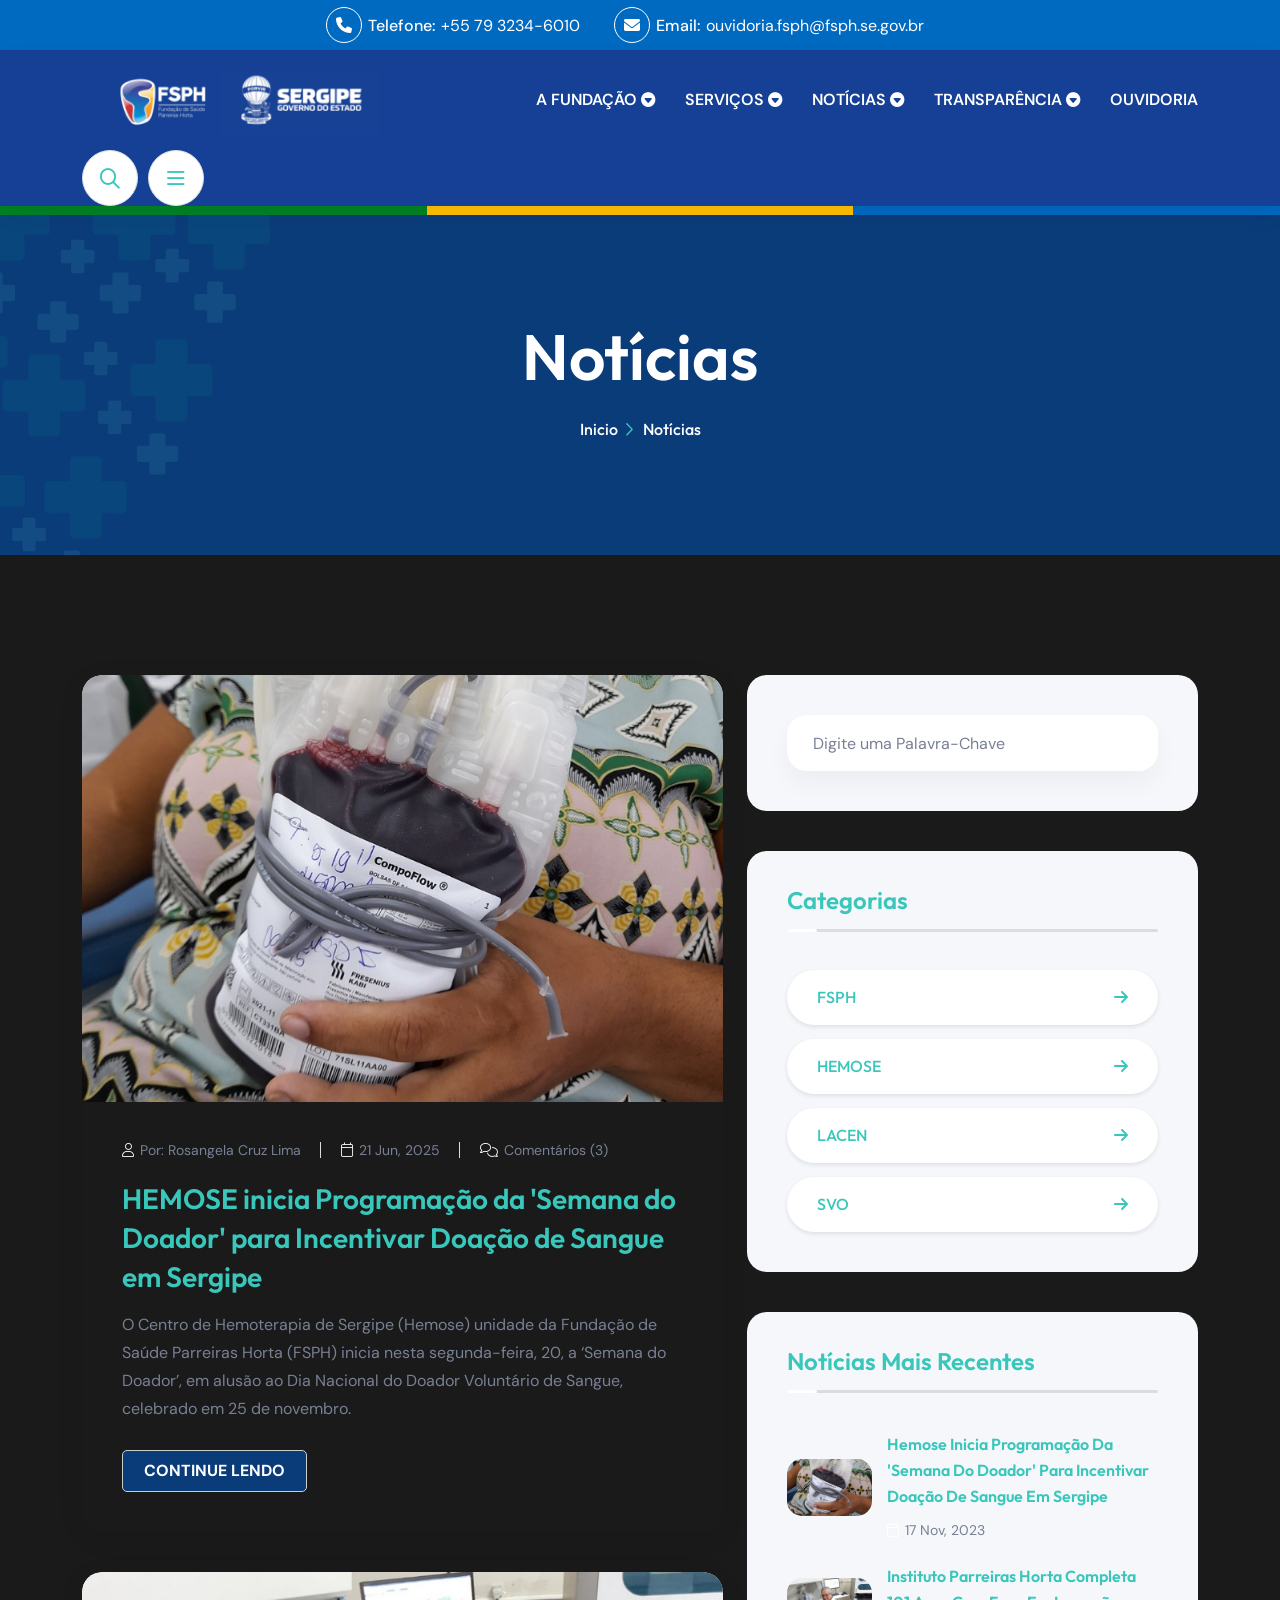
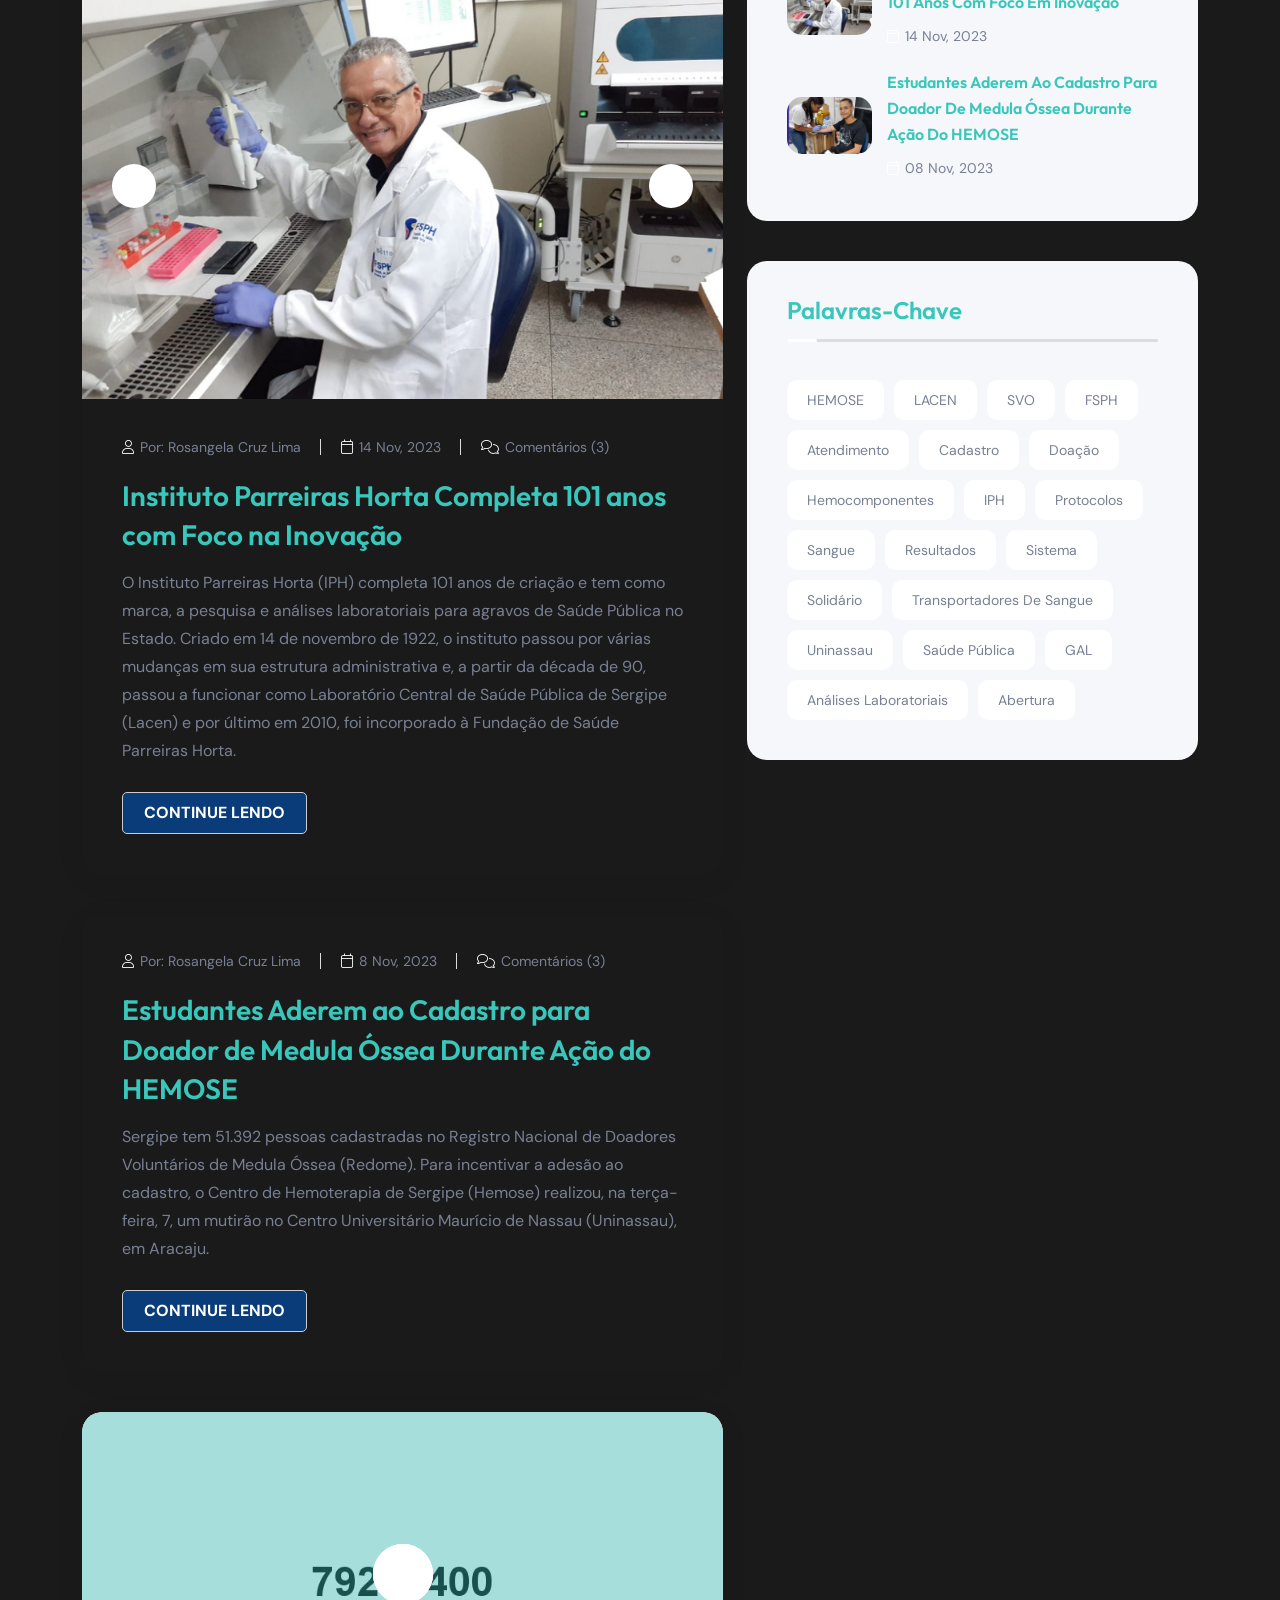
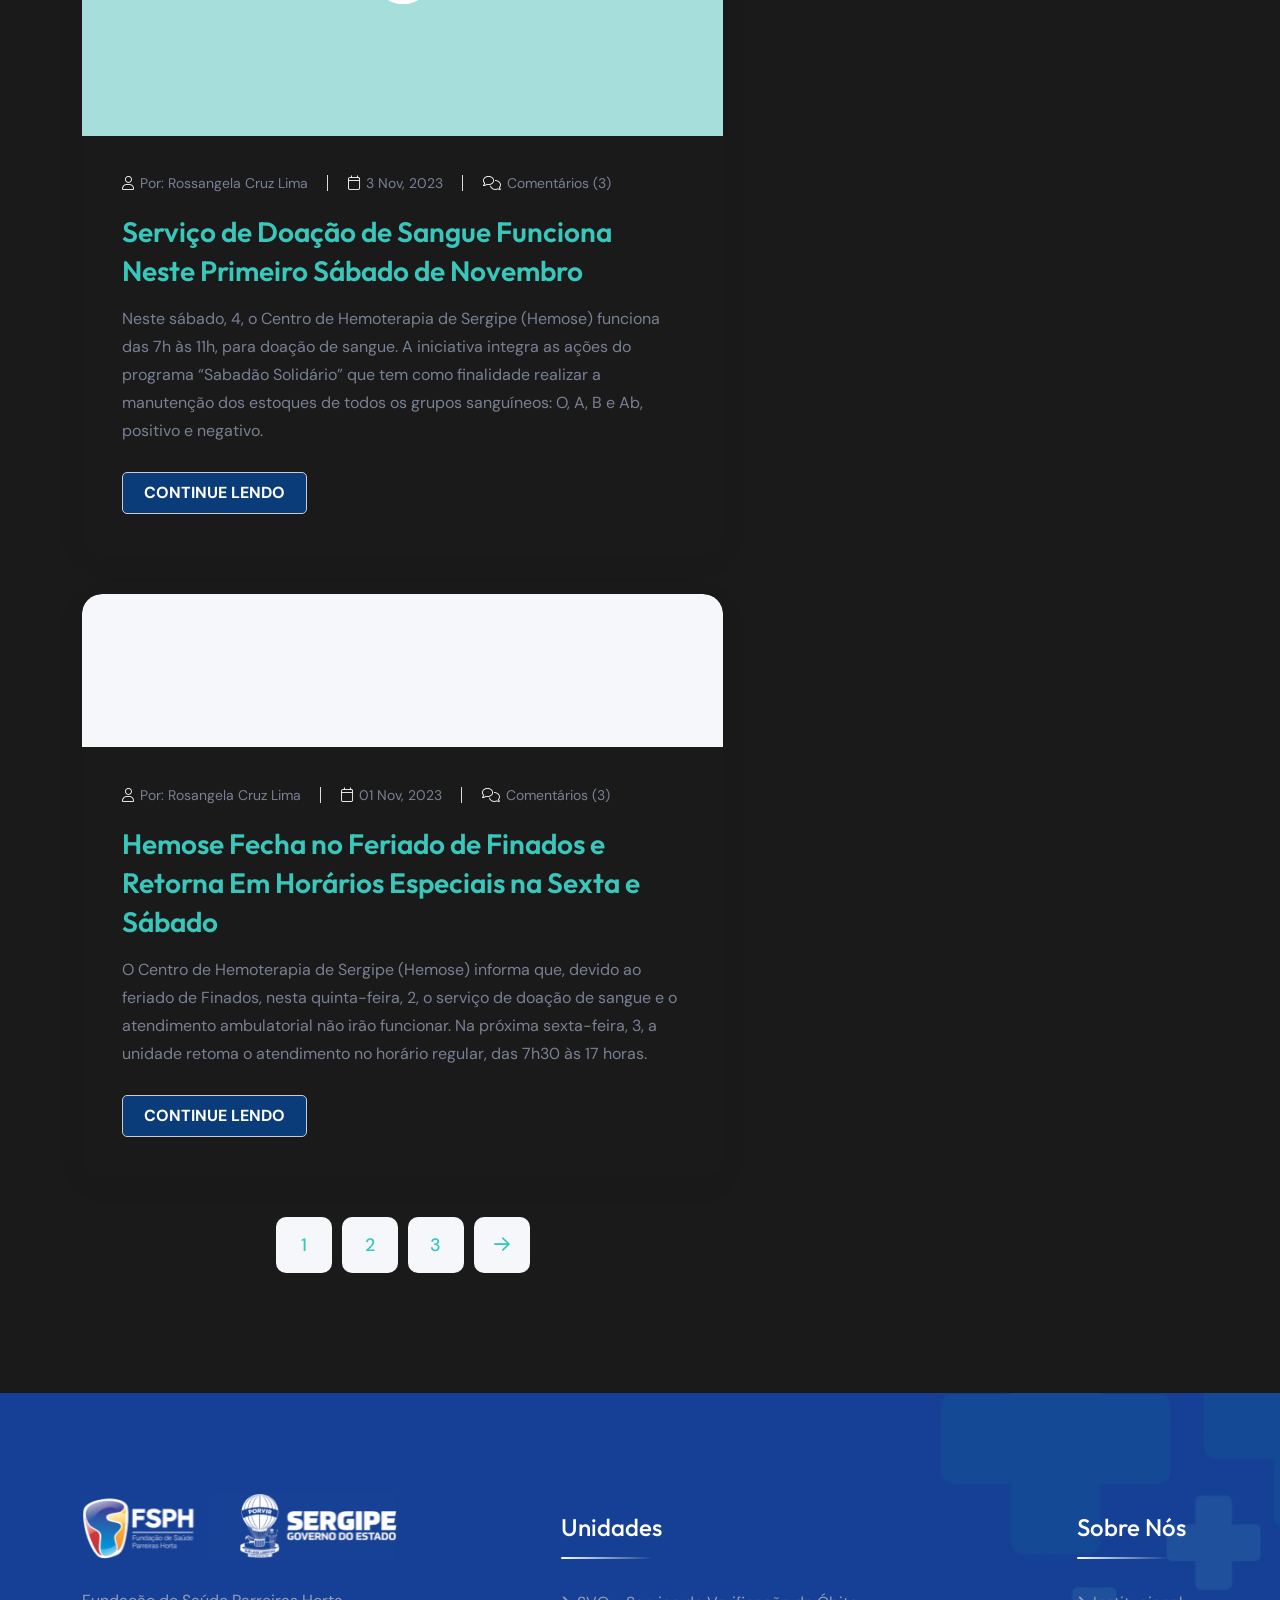
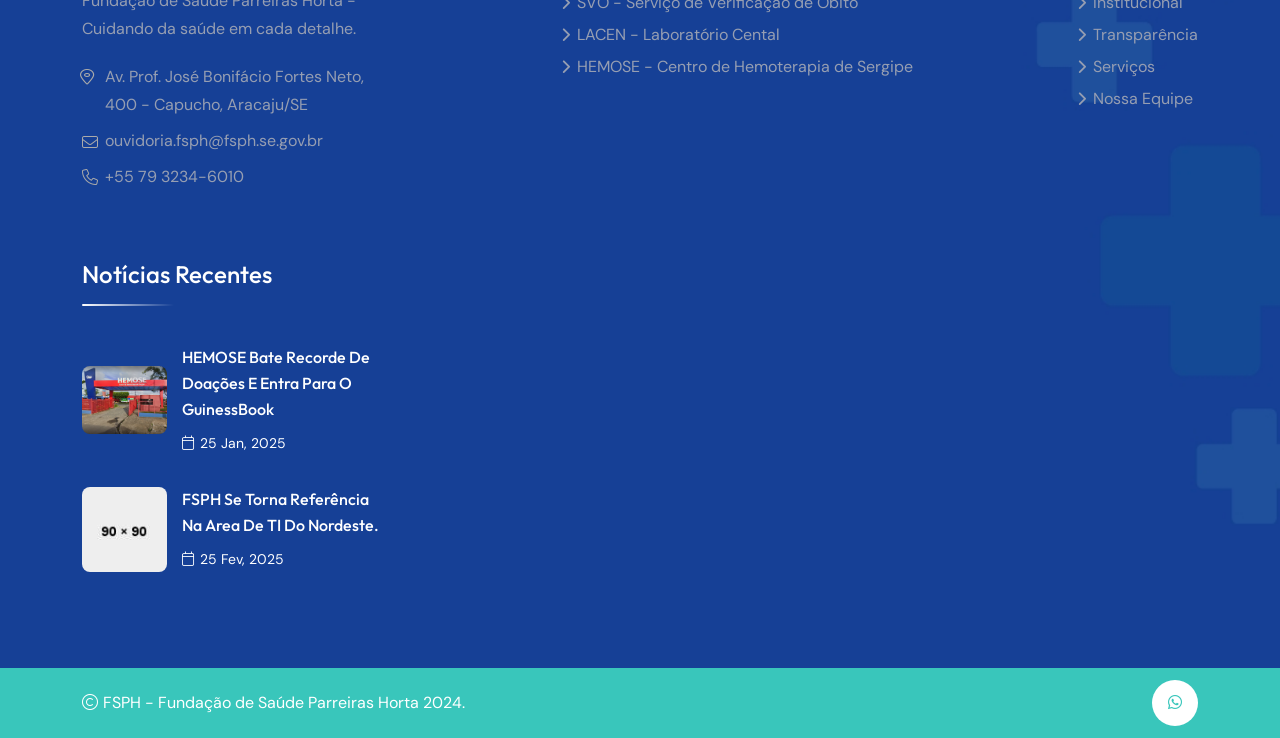
<file: Climbe Investimentos/blog.html>
<!doctype html>
<html class="no-js" lang="zxx">

<head>
    <meta charset="utf-8">
    <meta http-equiv="x-ua-compatible" content="ie=edge">
    <title>FSPH - Fundação de Saúde Parreiras Horta - Notícias</title>
    <meta name="author" content="Mediax">
    <meta name="description" content="Mediax - Health & Medical HTML Template">
    <meta name="keywords" content="Mediax - Health & Medical HTML Template">
    <meta name="robots" content="INDEX,FOLLOW">

    <!-- Mobile Specific Metas -->
    <meta name="viewport" content="width=device-width, initial-scale=1, shrink-to-fit=no">

    <!-- Favicons - Place favicon.ico in the root directory -->
    <link rel="apple-touch-icon" sizes="57x57" href="assets/img/favicons/apple-icon-57x57.png">
    <link rel="apple-touch-icon" sizes="60x60" href="assets/img/favicons/apple-icon-60x60.png">
    <link rel="apple-touch-icon" sizes="72x72" href="assets/img/favicons/apple-icon-72x72.png">
    <link rel="apple-touch-icon" sizes="76x76" href="assets/img/favicons/apple-icon-76x76.png">
    <link rel="apple-touch-icon" sizes="114x114" href="assets/img/favicons/apple-icon-114x114.png">
    <link rel="apple-touch-icon" sizes="120x120" href="assets/img/favicons/apple-icon-120x120.png">
    <link rel="apple-touch-icon" sizes="144x144" href="assets/img/favicons/apple-icon-144x144.png">
    <link rel="apple-touch-icon" sizes="152x152" href="assets/img/favicons/apple-icon-152x152.png">
    <link rel="apple-touch-icon" sizes="180x180" href="assets/img/favicons/apple-icon-180x180.png">
    <link rel="icon" type="image/png" sizes="192x192" href="assets/img/favicons/android-icon-192x192.png">
    <link rel="icon" type="image/png" sizes="32x32" href="assets/img/favicons/favicon-32x32.png">
    <link rel="icon" type="image/png" sizes="96x96" href="assets/img/favicons/favicon-96x96.png">
    <link rel="icon" type="image/png" sizes="16x16" href="assets/img/favicons/favicon-16x16.png">
    <link rel="manifest" href="assets/img/favicons/manifest.json">
    <meta name="msapplication-TileColor" content="#ffffff">
    <meta name="msapplication-TileImage" content="assets/img/favicons/ms-icon-144x144.png">
    <meta name="theme-color" content="#ffffff">

    <!--==============================
	  Google Fonts
	============================== -->
    <link rel="preconnect" href="https://fonts.googleapis.com">
    <link rel="preconnect" href="https://fonts.gstatic.com" crossorigin>
    <link href="https://fonts.googleapis.com/css2?family=DM+Sans:opsz,wght@9..40,100;9..40,200;9..40,300;9..40,400;9..40,500;9..40,600;9..40,700;9..40,800&family=Outfit:wght@300;400;500;600;700;800;900&display=swap" rel="stylesheet">

    <!--==============================
	    All CSS File
	============================== -->
    <!-- Bootstrap -->
    <link rel="stylesheet" href="assets/css/bootstrap.min.css">
    <!-- Fontawesome Icon -->
    <link rel="stylesheet" href="assets/css/fontawesome.min.css">
    <!-- Magnific Popup -->
    <link rel="stylesheet" href="assets/css/magnific-popup.min.css">
    <!-- Swiper Js -->
    <link rel="stylesheet" href="assets/css/swiper-bundle.min.css">
    <!-- datetimepicker -->
    <link rel="stylesheet" href="assets/css/jquery.datetimepicker.min.css">
    <!-- Theme Custom CSS -->
    <link rel="stylesheet" href="assets/css/style.css">

</head>

<body>

    <!--[if lte IE 9]>
    	<p class="browserupgrade">You are using an <strong>outdated</strong> browser. Please <a href="https://browsehappy.com/">upgrade your browser</a> to improve your experience and security.</p>
  	<![endif]-->


    <!--********************************
   		Code Start From Here 
	******************************** -->

    <!--==============================
     Preloader
  ==============================-->
    <div class="preloader ">
        <!-- <button class="th-btn preloaderCls">Cancel Preloader </button> -->
        <div class="preloader-inner">
            <div class="loader"></div>
        </div>
    </div><!--==============================
    Sidemenu
============================== -->
    <div class="sidemenu-wrapper sidemenu-info ">
        <div class="sidemenu-content">
            <button class="closeButton sideMenuCls"><i class="far fa-times"></i></button>
            <div class="widget  ">
                <div class="th-widget-about">
                    <div class="about-logo">
                        <a href="home-medical-clinic.html">
                            <img src="assets/img/fsph_logoLAzul.png" alt="Mediax" width="150rem" height="auto">
                        </a>
                    </div>
                    <!-- <p class="about-text">Subscribe to out newsletter today to receive latest news administrate cost effective for tactical data.</p>
                <p class="footer-info">
                    <i class="fal fa-location-dot"></i>
                    2478 Street City Ohio 90255
                </p>
                <p class="footer-info">
                    <i class="fal fa-envelope"></i>
                    <a href="mailto:info@mediax.com" class="info-box_link">info@mediax.com</a>
                </p>
                <p class="footer-info">
                    <i class="fal fa-phone"></i>
                    <a href="tel:+40276328246" class="info-box_link">+(402) 763 282 46</a>
                </p>
                <div class="th-social">
                    <a href="https://www.facebook.com/"><i class="fab fa-facebook-f"></i></a>
                    <a href="https://www.twitter.com/"><i class="fab fa-twitter"></i></a>
                    <a href="https://www.linkedin.com/"><i class="fab fa-linkedin-in"></i></a>
                    <a href="https://www.whatsapp.com/"><i class="fab fa-whatsapp"></i></a>
                </div> -->
                </div>
            </div>
            <div class="widget  ">
                <h3 class="widget_title">Portal do Colaborador</h3>
                <div class="newsletter-widget">
                    <p class="footer-text">Exclusivo para colaboradores FPSH</p>
                    <form action="#" class="newsletter-form">
                        <div class="form-group">
                            <input type="email" class="form-control" placeholder="Digite seu Email" required="">
                            <input class="form-control" type="password" placeholder="Digite sua Senha" required="">
                        </div>
                        <button type="submit" class="submitBtn">Login</button>
                    </form>
                    <div class="form-group">
                        <input type="checkbox" id="checkboxagree" name="checkboxagree">
                        <label for="checkboxagree">Lembrar Senha</label>
                    </div>
                    <div class="btn-group">
                        <a href="https://play.google.com/" class="img-btn">
                            <img src="assets/img/normal/apple_store.png" alt="icon">
                        </a>
                        <a href="https://play.google.com/" class="img-btn">
                            <img src="assets/img/normal/play_store.png" alt="icon">
                        </a>
                    </div>
                </div>
            </div>
        </div>
    </div>
    <div class="popup-search-box d-none d-lg-block">
        <button class="searchClose"><i class="fal fa-times"></i></button>
        <form action="#">
            <input type="text" placeholder="What are you looking for?">
            <button type="submit"><i class="fal fa-search"></i></button>
        </form>
    </div><!--==============================
    Sidemenu
============================== -->
    <div class="sidemenu-wrapper sidemenu-info ">
        <div class="sidemenu-content">
            <button class="closeButton sideMenuCls"><i class="far fa-times"></i></button>
            <div class="widget  ">
                <div class="th-widget-about">
                    <div class="about-logo">
                        <a href="home-medical-clinic.html">
                            <img src="assets/img/fsph_logoLAzul.png" alt="Mediax" width="150rem" height="auto">
                        </a>
                    </div>
                    <!-- <p class="about-text">Subscribe to out newsletter today to receive latest news administrate cost effective for tactical data.</p>
                <p class="footer-info">
                    <i class="fal fa-location-dot"></i>
                    2478 Street City Ohio 90255
                </p>
                <p class="footer-info">
                    <i class="fal fa-envelope"></i>
                    <a href="mailto:info@mediax.com" class="info-box_link">info@mediax.com</a>
                </p>
                <p class="footer-info">
                    <i class="fal fa-phone"></i>
                    <a href="tel:+40276328246" class="info-box_link">+(402) 763 282 46</a>
                </p>
                <div class="th-social">
                    <a href="https://www.facebook.com/"><i class="fab fa-facebook-f"></i></a>
                    <a href="https://www.twitter.com/"><i class="fab fa-twitter"></i></a>
                    <a href="https://www.linkedin.com/"><i class="fab fa-linkedin-in"></i></a>
                    <a href="https://www.whatsapp.com/"><i class="fab fa-whatsapp"></i></a>
                </div> -->
                </div>
            </div>
            <div class="widget  ">
                <h3 class="widget_title">Portal do Colaborador</h3>
                <div class="newsletter-widget">
                    <p class="footer-text">Exclusivo para colaboradores FPSH</p>
                    <form action="#" class="newsletter-form">
                        <div class="form-group">
                            <input type="email" class="form-control" placeholder="Digite seu Email" required="">
                            <input class="form-control" type="password" placeholder="Digite sua Senha" required="">
                        </div>
                        <button type="submit" class="submitBtn">Login</button>
                    </form>
                    <div class="form-group">
                        <input type="checkbox" id="checkboxagree" name="checkboxagree">
                        <label for="checkboxagree">Lembrar Senha</label>
                    </div>
                    <div class="btn-group">
                        <a href="https://play.google.com/" class="img-btn">
                            <img src="assets/img/normal/apple_store.png" alt="icon">
                        </a>
                        <a href="https://play.google.com/" class="img-btn">
                            <img src="assets/img/normal/play_store.png" alt="icon">
                        </a>
                    </div>
                </div>
            </div>
        </div>
    </div>
    <div class="popup-search-box d-none d-lg-block">
        <button class="searchClose"><i class="fal fa-times"></i></button>
        <form action="#">
            <input type="text" placeholder="What are you looking for?">
            <button type="submit"><i class="fal fa-search"></i></button>
        </form>
    </div><!--==============================
    Mobile Menu
  ============================== -->
    <div class="th-menu-wrapper">
        <div class="th-menu-area text-center">
            <button class="th-menu-toggle"><i class="fal fa-times"></i></button>
            <div class="mobile-logo">
                <a href="home-medical-clinic.html"><img src="assets/img/fsph_logoLAzul.png" alt="logoFSPH" width="150rem" height="auto"></a>
            </div>
            <div class="th-mobile-menu">
                <ul>
                    <li class="menu-item-has-children">
                        <a href="home-medical-clinic.html">A Fundação</a>
                        <ul class="sub-menu">
                            <li><a href="home-medical-clinic.html">Nossas Unidades</a></li>
                            <li><a href="home-dental-care.html">Nossa História</a></li>
                            <li><a href="home-medical-shop.html">Institucional</a></li>
                        </ul>
                    </li>
                    <li class="menu-item-has-children">
                        <a href="#">Serviços</a>
                        <ul class="sub-menu">
                            <li><a href="service.html">Serviços</a></li>
                            <li><a href="service-details.html">Serviços Detalhados</a></li>
                        </ul>
                    </li>

                    <li class="menu-item-has-children">
                        <a href="#">Notícias</a>
                        <ul class="sub-menu">
                            <li><a href="blog.html">Notícias</a></li>
                            <li><a href="blog-details.html">Notícias Detalhadas</a></li>
                        </ul>
                    </li>


                    <li class="menu-item-has-children">
                        <a href="#">Transparência</a>
                        <ul class="sub-menu">
                            <li class="menu-item-has-children">
                                <a href="#">Convênios e Transparência</a>
                                <ul class="sub-menu">
                                    <li><a href="shop.html">2020</a></li>
                                    <li><a href="shop-details.html">2021</a></li>
                                    <li><a href="cart.html">2022</a></li>
                                    <li><a href="checkout.html">2023</a></li>
                                </ul>
                            </li>
                            <li><a href="team.html">Rel. Atividade</a></li>
                            <li><a href="team-details.html">Despesa</a></li>
                            <li><a href="appointment.html">Receita</a></li>
                            <li><a href="faq.html">Resp. Fiscal</a></li>
                            <li><a href="pricing.html">Pessoal</a></li>
                            <li><a href="error.html">Licitação</a></li>
                            <li><a href="error.html">Contrato</a></li>
                            <li><a href="error.html">Organograma</a></li>
                            <li><a href="error.html">Ouvidoria</a></li>
                            <li><a href="error.html">e-SIC</a></li>
                            <li><a href="error.html">Perguntas e Respostas</a></li>
                            <li><a href="error.html">Aprovados no PSS</a></li>
                            <li><a href="error.html">Convênios e Transparências</a></li>
                        </ul>
                    </li>
                    <li>
                        <a href="contact.html">Ouvidoria</a>
                    </li>
                </ul>
            </div>
        </div>
    </div><!--==============================
	Header Area
==============================-->
    <header class="th-header header-layout1">
        <div class="header-top">
            <div class="container">
                <div class="row justify-content-center align-items-center gy-2">
                    <div class="col-auto d-none d-lg-block">
                        <div class="header-links">
                            <ul>
                                <li class="d-none d-sm-inline-block"><i class="fas fa-phone icon-btn"></i><b>Telefone:</b> <a href="tel:+557932346010">+55 79 3234-6010</a></li>
                                <li class="d-none d-sm-inline-block"><i class="fas fa-envelope icon-btn"></i><b>Email:</b> <a href="mailto:ouvidoria.fsph@fsph.se.gov.br">ouvidoria.fsph@fsph.se.gov.br</a></li>
                                <li class="d-none d-xxl-inline-block"><i class="fas fa-location-dot icon-btn"></i> Av. Prof. José Bonifácio Fortes Neto, 400 - Bloco Adm 02 - Capucho CEP: 49095-000 Araaju/SE</li>
                            </ul>
                        </div>
                    </div>
                    <!-- <div class="col-auto">
                    <div class="header-links">
                        <ul>
                            <li class="d-none d-md-inline-block">
                                <div class="dropdown-link">
                                    <a class="dropdown-toggle" href="#" role="button" id="dropdownMenuLink1" data-bs-toggle="dropdown" aria-expanded="true"><img src="assets/img/icon/english.png" alt="icon"> English</a>
                                    <ul class="dropdown-menu" aria-labelledby="dropdownMenuLink1">
                                        <li>
                                            <a href="#">German</a>
                                            <a href="#">French</a>
                                            <a href="#">Italian</a>
                                            <a href="#">Latvian</a>
                                        </li>
                                    </ul>
                                </div>
                            </li>
                            <li>
                                <div class="social-links">
                                    <span class="social-title"> </span>
                                    <a href="https://www.facebook.com/"><i class="fab fa-facebook-f"></i></a>
                                    <a href="https://www.twitter.com/"><i class="fab fa-twitter"></i></a>
                                    <a href="https://www.linkedin.com/"><i class="fab fa-linkedin-in"></i></a>
                                    <a href="https://www.instagram.com/"><i class="fab fa-instagram" style="font-size: 1.2rem;"></i></a>
                                    <a href="https://www.youtube.com/"><i class="fab fa-youtube"></i></a>
                                </div>
                            </li>
                        </ul>
                    </div>
                </div> -->
                </div>
            </div>
        </div>
        <div class="sticky-wrapper">
            <!-- Main Menu Area -->
            <div class="menu-area" style="background-color: #164095;">
                <div class="container">
                    <div class="row align-items-center justify-content-between">
                        <div class="col-auto">
                            <div class="header-logo">
                                <!-- <div class="logo-bg" data-bg-src="assets/img/bg/logo_bg_1.png"></div> -->
                                <a href="home-medical-clinic.html"><img src="assets/img/logoFsphSe.png" alt="Mediax" height="auto" width="300rem"></a>
                            </div>
                        </div>
                        <div class="col-auto d-none d-lg-inline-block">
                            <nav class="main-menu d-none d-lg-inline-block">
                                <ul>
                                    <li class="menu-item-has-children">
                                        <a href="home-medical-clinic.html">A Fundação</a>
                                        <ul class="sub-menu">
                                            <li><a href="#about-sec">Nossas Unidades</a></li>
                                            <li><a href="home-dental-care.html">Nossa História</a></li>
                                            <li><a href="home-medical-shop.html">Institucional</a></li>
                                            <!-- <li><a href="home-ophthalmology.html">Home Ophthalmology</a></li>
                                        <li><a href="home-pediatrics.html">Home Pediatrics</a></li>
                                        <li><a href="home-gynecology.html">Home Gynecology</a></li>
                                        <li><a href="home-aesthetic-dentistry.html">Aesthetic Dentistry</a></li>
                                        <li><a href="home-medical-cosmetics.html">Medical Cosmetics</a></li> -->
                                        </ul>
                                    </li>
                                    <!-- <li><a href="about.html">A fundação</a></li> -->
                                    <li class="menu-item-has-children">
                                        <a href="#">Serviços</a>
                                        <ul class="sub-menu">
                                            <li><a href="service.html">Serviços</a></li>
                                            <li><a href="service-details.html">Serviços Detalhados</a></li>
                                        </ul>
                                    </li>

                                    <li class="menu-item-has-children">
                                        <a href="#">Notícias</a>
                                        <ul class="sub-menu">
                                            <li><a href="blog.html">Notícias</a></li>
                                            <li><a href="blog-details.html">Notícias Detalhadas</a></li>
                                        </ul>
                                    </li>

                                    <li class="menu-item-has-children">
                                        <a href="#">Transparência</a>
                                        <ul class="sub-menu">
                                            <li class="menu-item-has-children">
                                                <a href="#">Convênios e Transferências</a>
                                                <ul class="sub-menu">
                                                    <li><a href="#">2020</a></li>
                                                    <li><a href="#">2021</a></li>
                                                    <li><a href="#">2022</a></li>
                                                    <li><a href="#">2023</a></li>

                                                </ul>
                                            </li>
                                            <li><a href="#">Rel. Atividade</a></li>
                                            <li><a href="#">Despesa</a></li>
                                            <li><a href="#">Receita</a></li>
                                            <li><a href="#">Resp. Fiscal</a></li>
                                            <li><a href="#">Pessoal</a></li>
                                            <li><a href="#">Licitação</a></li>
                                            <li><a href="#">Contrato</a></li>
                                            <li><a href="#">Organograma</a></li>
                                            <li><a href="#">Ouvidoria</a></li>
                                            <li><a href="#">e-SIC</a></li>
                                            <li><a href="#">Perguntas e Respostas</a></li>
                                            <li><a href="#">Aprovados no PSS</a></li>
                                            <li><a href="#">Convênios e Transferências</a></li>
                                        </ul>
                                    </li>

                                    <li>
                                        <a href="contact.html">Ouvidoria</a>
                                    </li>
                                </ul>
                            </nav>
                        </div>
                        <div class="col-auto">
                            <div class="header-button">
                                <button type="button" class="icon-btn searchBoxToggler d-none d-xl-inline-block"><i class="far fa-search"></i></button>
                                <!-- <button type="button" class="icon-btn sideMenuCart">
                                <span class="badge">5</span>
                                <i class="far fa-cart-shopping"></i>
                            </button> -->
                                <!-- <a href="appointment.html" class="th-btn">Agende Agora</a> -->
                                <button type="button" class="icon-btn sideMenuInfo d-none d-xl-inline-block"><i class="far fa-bars"></i></button>
                                <button type="button" class="th-menu-toggle d-block d-lg-none"><i class="far fa-bars"></i></button>
                            </div>
                        </div>
                    </div>
                </div>
            </div>
        </div>
    </header>
    <div id="linhas">
        <div id="linhaVerde"></div>
        <div id="linhaAmarela"></div>
        <div id="linhaAzul"></div>
    </div>
    <!--==============================
    Breadcumb
============================== -->
    <div class="breadcumb-wrapper " data-bg-src="assets/img/bg/cta_bg_4.jpg">
        <div class="container">
            <div class="breadcumb-content">
                <h1 class="breadcumb-title" style="color: #fff;">Notícias</h1>
                <ul class="breadcumb-menu">
                    <li><a href="index.html" style="color: #fff;">Inicio</a></li>
                    <li style="color: #fff;">Notícias</li>
                </ul>
            </div>
        </div>
    </div><!--==============================
Blog Area
==============================-->
    <section class="th-blog-wrapper space-top space-extra-bottom">
        <div class="container">
            <div class="row">
                <div class="col-xxl-8 col-lg-7">
                    <div class="th-blog blog-single has-post-thumbnail">
                        <div class="blog-img">
                            <a href="blog-details.html"><img src="assets/img/noticias/hemose-inicia.jpg" alt="Blog Image"></a>
                        </div>
                        <div class="blog-content">
                            <div class="blog-meta">
                                <a class="author" href="blog.html"><i class="fal fa-user"></i>Por: Rosangela Cruz Lima</a>
                                <a href="blog.html"><i class="fal fa-calendar"></i>21 Jun, 2025</a>
                                <a href="blog-details.html"><i class="fal fa-comments"></i>Comentários (3)</a>
                            </div>
                            <h2 class="blog-title"><a href="blog-details.html">HEMOSE inicia Programação da 'Semana do Doador' para Incentivar Doação de Sangue em Sergipe</a>
                            </h2>
                            <p class="blog-text">O Centro de Hemoterapia de Sergipe (Hemose) unidade da Fundação de Saúde Parreiras Horta (FSPH) inicia nesta segunda-feira, 20, a ‘Semana do Doador’, em alusão ao Dia Nacional do Doador Voluntário de Sangue, celebrado em 25 de novembro. </p>
                            <a href="blog-details.html" class="continueLendoBtn">Continue Lendo</a>
                        </div>
                    </div>

                    <div class="th-blog blog-single has-post-thumbnail">
                        <div class="blog-img th-slider" data-slider-options='{"effect":"fade"}'>
                            <div class="swiper-wrapper">
                                <div class="swiper-slide">
                                    <a href="blog-details.html"><img src="assets/img/noticias/IPH-aniversario.jpg" alt="Blog Image"></a>
                                </div>
                                <div class="swiper-slide">
                                    <a href="blog-details.html"><img src="assets/img/noticias/IPH-aniversario.jpg" alt="Blog Image"></a>
                                </div>
                            </div>
                            <button class="slider-arrow slider-prev"><i class="far fa-arrow-left"></i></button>
                            <button class="slider-arrow slider-next"><i class="far fa-arrow-right"></i></button>
                        </div>
                        <div class="blog-content">
                            <div class="blog-meta">
                                <a class="author" href="blog.html"><i class="fal fa-user"></i>Por: Rosangela Cruz Lima</a>
                                <a href="blog.html"><i class="fal fa-calendar"></i>14 Nov, 2023</a>
                                <a href="blog-details.html"><i class="fal fa-comments"></i>Comentários (3)</a>
                            </div>
                            <h2 class="blog-title"><a href="blog-details.html">Instituto Parreiras Horta Completa 101 anos com Foco na Inovação</a>
                            </h2>
                            <p class="blog-text">O Instituto Parreiras Horta (IPH) completa 101 anos de criação e tem como marca, a pesquisa e análises laboratoriais para agravos de Saúde Pública no Estado. Criado em 14 de novembro de 1922, o instituto passou por várias mudanças em sua estrutura administrativa e, a partir da década de 90, passou a funcionar como Laboratório Central de Saúde Pública de Sergipe (Lacen) e por último em 2010, foi incorporado à Fundação de Saúde Parreiras Horta.</p>
                            <a href="blog-details.html" class="continueLendoBtn">Continue Lendo</a>
                        </div>
                    </div>

                    <div class="th-blog blog-single">
                        <div class="blog-content">
                            <div class="blog-meta">
                                <a class="author" href="blog.html"><i class="fal fa-user"></i>Por: Rosangela Cruz Lima</a>
                                <a href="blog.html"><i class="fal fa-calendar"></i>8 Nov, 2023</a>
                                <a href="blog-details.html"><i class="fal fa-comments"></i>Comentários (3)</a>
                            </div>
                            <h2 class="blog-title"><a href="blog-details.html">Estudantes Aderem ao Cadastro para Doador de Medula Óssea Durante Ação do HEMOSE</a>
                            </h2>
                            <p class="blog-text">Sergipe tem 51.392 pessoas cadastradas no Registro Nacional de Doadores Voluntários de Medula Óssea  (Redome). Para incentivar a adesão ao cadastro, o Centro de Hemoterapia de Sergipe (Hemose) realizou, na terça-feira, 7, um mutirão no Centro Universitário Maurício de Nassau (Uninassau), em Aracaju.</p>
                            <a href="blog-details.html" class="continueLendoBtn">Continue Lendo</a>
                        </div>
                    </div>

                    <div class="th-blog blog-single has-post-thumbnail">
                        <div class="blog-img" data-overlay="title" data-opacity="4">
                            <a href="blog-details.html"><img src="assets/img/blog/blog-s-1-3.jpg" alt="Blog Image"></a>
                            <a href="https://www.youtube.com/watch?v=PVlmXiNl0Oc" class="play-btn popup-video"><i class="fas fa-play"></i></a>
                        </div>
                        <div class="blog-content">
                            <div class="blog-meta">
                                <a class="author" href="blog.html"><i class="fal fa-user"></i>Por: Rossangela Cruz Lima</a>
                                <a href="blog.html"><i class="fal fa-calendar"></i>3 Nov, 2023</a>
                                <a href="blog-details.html"><i class="fal fa-comments"></i>Comentários (3)</a>
                            </div>
                            <h2 class="blog-title"><a href="blog-details.html">Serviço de Doação de Sangue Funciona Neste Primeiro Sábado de Novembro</a>
                            </h2>
                            <p class="blog-text">Neste sábado, 4, o Centro de Hemoterapia de Sergipe (Hemose) funciona das 7h às 11h, para doação de sangue. A iniciativa integra as ações do programa “Sabadão Solidário” que tem como finalidade realizar a manutenção dos estoques de todos os grupos sanguíneos: O, A, B e Ab, positivo e negativo.</p>
                            <a href="blog-details.html" class="continueLendoBtn">Continue Lendo</a>
                        </div>
                    </div>

                    <div class="th-blog blog-single has-post-thumbnail">
                        <div class="blog-audio">
                            <iframe title="Tell Me U Luv Me (with Trippie Redd) by Juice WRLD" src="https://w.soundcloud.com/player/?visual=true&amp;url=https%3A%2F%2Fapi.soundcloud.com%2Ftracks%2F830279092&amp;show_artwork=true&amp;maxwidth=751&amp;maxheight=1000&amp;dnt=1"></iframe>
                        </div>
                        <div class="blog-content">
                            <div class="blog-meta">
                                <a class="author" href="blog.html"><i class="fal fa-user"></i>Por: Rosangela Cruz Lima</a>
                                <a href="blog.html"><i class="fal fa-calendar"></i>01 Nov, 2023</a>
                                <a href="blog-details.html"><i class="fal fa-comments"></i>Comentários (3)</a>
                            </div>
                            <h2 class="blog-title"><a href="blog-details.html">Hemose Fecha no Feriado de Finados e Retorna Em Horários Especiais na Sexta e Sábado</a>
                            </h2>
                            <p class="blog-text">O Centro de Hemoterapia de Sergipe (Hemose)  informa que, devido ao feriado de Finados, nesta quinta-feira, 2, o serviço de doação de sangue e o atendimento ambulatorial não irão funcionar. Na próxima sexta-feira, 3, a unidade retoma o atendimento no horário regular, das 7h30 às 17 horas. </p>
                            <a href="blog-details.html" class="continueLendoBtn">Continue Lendo</a>
                        </div>
                    </div>

                    <div class="th-pagination text-center">
                        <ul>
                            <li><a href="blog.html">1</a></li>
                            <li><a href="blog.html">2</a></li>
                            <li><a href="blog.html">3</a></li>
                            <li><a href="blog.html"><i class="far fa-arrow-right"></i></a></li>
                        </ul>
                    </div>
                </div>
                <div class="col-xxl-4 col-lg-5">
                    <aside class="sidebar-area">
                        <div class="widget widget_search  ">
                            <form class="search-form">
                                <input type="text" placeholder="Digite uma Palavra-Chave">
                                <button type="submit"><i class="far fa-search"></i></button>
                            </form>
                        </div>
                        <div class="widget widget_categories  ">
                            <h3 class="widget_title">Categorias</h3>
                            <ul>
                                <li>
                                    <a href="blog.html">FSPH</a>
                                </li>
                                <li>
                                    <a href="blog.html">HEMOSE</a>
                                </li>
                                <li>
                                    <a href="blog.html">LACEN</a>
                                </li>
                                <li>
                                    <a href="blog.html">SVO</a>
                                </li>
                            </ul>
                        </div>
                        <div class="widget  ">
                            <h3 class="widget_title">Notícias Mais Recentes</h3>
                            <div class="recent-post-wrap">
                                <div class="recent-post">
                                    <div class="media-img">
                                        <a href="blog-details.html"><img src="assets/img/noticias/hemose-inicia.jpg" alt="Blog Image"></a>
                                    </div>
                                    <div class="media-body">
                                        <h4 class="post-title"><a class="text-inherit" href="blog-details.html">Hemose Inicia Programação da 'Semana do Doador' para Incentivar Doação de Sangue em Sergipe</a></h4>
                                        <div class="recent-post-meta">
                                            <a href="blog.html"><i class="fal fa-calendar"></i>17 Nov, 2023</a>
                                        </div>
                                    </div>
                                </div>
                                <div class="recent-post">
                                    <div class="media-img">
                                        <a href="blog-details.html"><img src="assets/img/noticias/IPH-aniversario.jpg" alt="Blog Image"></a>
                                    </div>
                                    <div class="media-body">
                                        <h4 class="post-title"><a class="text-inherit" href="blog-details.html">Instituto Parreiras Horta Completa 101 anos com Foco em Inovação</a></h4>
                                        <div class="recent-post-meta">
                                            <a href="blog.html"><i class="fal fa-calendar"></i>14 Nov, 2023</a>
                                        </div>
                                    </div>
                                </div>
                                <div class="recent-post">
                                    <div class="media-img">
                                        <a href="blog-details.html"><img src="assets/img/noticias/estudantes-aderem.jpg" alt="Blog Image"></a>
                                    </div>
                                    <div class="media-body">
                                        <h4 class="post-title"><a class="text-inherit" href="blog-details.html">Estudantes Aderem ao Cadastro para Doador de Medula Óssea Durante Ação do HEMOSE</a></h4>
                                        <div class="recent-post-meta">
                                            <a href="blog.html"><i class="fal fa-calendar"></i>08 Nov, 2023</a>
                                        </div>
                                    </div>
                                </div>
                            </div>
                        </div>
                        <div class="widget widget_tag_cloud  ">
                            <h3 class="widget_title">Palavras-Chave</h3>
                            <div class="tagcloud">
                                <a href="blog.html">HEMOSE</a>
                                <a href="blog.html">LACEN</a>
                                <a href="blog.html">SVO</a>
                                <a href="blog.html">FSPH</a>
                                <a href="blog.html">Atendimento</a>
                                <a href="blog.html">Cadastro</a>
                                <a href="blog.html">Doação</a>
                                <a href="blog.html">Hemocomponentes</a>
                                <a href="blog.html">IPH</a>
                                <a href="blog.html">Protocolos</a>
                                <a href="blog.html">Sangue</a>
                                <a href="blog.html">Resultados</a>
                                <a href="blog.html">Sistema</a>
                                <a href="blog.html">Solidário</a>
                                <a href="blog.html">Transportadores de Sangue</a>
                                <a href="blog.html">Uninassau</a>
                                <a href="blog.html">Saúde Pública</a>
                                <a href="blog.html">GAL</a>
                                <a href="blog.html">Análises Laboratoriais</a>
                                <a href="blog.html">Abertura</a>
                            </div>
                        </div>
                    </aside>
                </div>
            </div>
        </div>
    </section>
    <!--==============================
	Footer Area
==============================-->
    <footer class="footer-wrapper footer-layout1" data-bg-src="assets/img/bg/footer_bg_1.jpg">
        <!-- <div class="container z-index-common">
        <div class="newsletter-wrap">
            <div class="newsletter-content">
                <h2 class="sec-title">Subscribe for newsletter</h2>
            </div>
            <form class="newsletter-form">
                <div class="form-group">
                    <input class="form-control" type="email" placeholder="Email Address" required="">
                </div>
                <button type="submit" class="th-btn shadow-1">Subscribe</button>
            </form>
        </div>
    </div> -->
        <div class="widget-area">
            <div class="container">
                <div class="row justify-content-between">
                    <div class="col-md-6 col-xl-auto">
                        <div class="widget footer-widget">
                            <div class="th-widget-about">
                                <div class="about-logo">
                                    <a href="home-medical-clinic.html"><img src="assets/img/logo 2.png" alt="Mediax"></a>
                                </div>
                                <p class="about-text">Fundação de Saúde Parreiras Horta - Cuidando da saúde em cada detalhe.</p>
                                <p class="footer-info">
                                    <i class="fal fa-location-dot" style="color: #aaa;"></i>
                                    Av. Prof. José Bonifácio Fortes Neto, 400 - Capucho, Aracaju/SE
                                </p>
                                <p class="footer-info">
                                    <i class="fal fa-envelope" style="color: #aaa;"></i>
                                    <a href="mailto:ouvidoria.fsph@fsph.se.gov.br" class="info-box_link">ouvidoria.fsph@fsph.se.gov.br</a>
                                </p>
                                <p class="footer-info">
                                    <i class="fal fa-phone" style="color: #aaa;"></i>
                                    <a href="tel:+557932346010" class="info-box_link">+55 79 3234-6010</a>
                                </p>
                            </div>
                        </div>
                    </div>
                    <div class="col-md-6 col-xl-auto" style="margin-top: 1.5rem;">
                        <div class="widget widget_nav_menu footer-widget">
                            <h3 class="widget_title">Unidades</h3>
                            <div class="menu-all-pages-container">
                                <ul class="menu">
                                    <li><a href="about.html">SVO - Serviço de Verificação de Óbito</a></li>
                                    <li><a href="about.html">LACEN - Laboratório Cental</a></li>
                                    <li><a href="service.html">HEMOSE - Centro de Hemoterapia de Sergipe</a></li>

                                </ul>
                            </div>
                        </div>
                    </div>
                    <div class="col-md-6 col-xl-auto" style="margin-top: 1.5rem;">
                        <div class="widget widget_nav_menu footer-widget">
                            <h3 class="widget_title">Sobre Nós</h3>
                            <div class="menu-all-pages-container">
                                <ul class="menu">
                                    <li><a href="service-details.html">Institucional</a></li>
                                    <li><a href="service-details.html">Transparência</a></li>
                                    <li><a href="service-details.html">Serviços</a></li>
                                    <li><a href="service-details.html">Nossa Equipe</a></li>
                                </ul>
                            </div>
                        </div>
                    </div>
                    <div class="col-md-6 col-xl-auto" style="margin-top: 1.5rem;">
                        <div class="widget footer-widget">
                            <h3 class="widget_title">Notícias Recentes</h3>
                            <div class="recent-post-wrap">
                                <div class="recent-post">
                                    <div class="media-img">
                                        <a href="blog-details.html"><img src="assets/img/hemose.png" alt="Blog Image"></a>
                                    </div>
                                    <div class="media-body">
                                        <h4 class="post-title"><a class="text-inherit" href="blog-details.html">HEMOSE bate recorde de doações e entra para o GuinessBook</a></h4>
                                        <div class="recent-post-meta">
                                            <a href="blog.html" style="color: #fff;"><i class="fal fa-calendar" style="color: #fff;"></i>25 Jan, 2025</a>
                                        </div>
                                    </div>
                                </div>
                                <div class="recent-post">
                                    <div class="media-img">
                                        <a href="blog-details.html"><img src="assets/img/blog/recent-post-2-2.jpg" alt="Blog Image"></a>
                                    </div>
                                    <div class="media-body">
                                        <h4 class="post-title"><a class="text-inherit" href="blog-details.html">FSPH se torna referência na area de TI do Nordeste.</a></h4>
                                        <div class="recent-post-meta">
                                            <a href="blog.html" style="color: #fff;"><i class="fal fa-calendar" style="color: #fff;"></i>25 Fev, 2025</a>
                                        </div>
                                    </div>
                                </div>
                            </div>
                        </div>
                    </div>
                </div>
            </div>
        </div>
        <div class="copyright-wrap">
            <div class="container">
                <div class="row gy-2 align-items-center">
                    <div class="col-md-7">
                        <p class="copyright-text"><i class="fal fa-copyright"></i> FSPH - Fundação de Saúde Parreiras Horta 2024.</p>
                    </div>
                    <div class="col-md-5 text-center text-md-end">
                        <div class="th-social">
                            <!-- <a href="https://www.facebook.com/"><i class="fab fa-facebook-f"></i></a> -->
                            <!-- <a href="https://www.twitter.com/"><i class="fab fa-twitter"></i></a> -->
                            <!-- <a href="https://www.linkedin.com/"><i class="fab fa-linkedin-in"></i></a> -->
                            <a href="https://www.whatsapp.com/"><i class="fab fa-whatsapp"></i></a>
                        </div>
                    </div>
                </div>
            </div>
        </div>
    </footer>

    <!--********************************
			Code End  Here 
	******************************** -->

    <!-- Scroll To Top -->
    <div class="scroll-top">
        <svg class="progress-circle svg-content" width="100%" height="100%" viewBox="-1 -1 102 102">
            <path d="M50,1 a49,49 0 0,1 0,98 a49,49 0 0,1 0,-98" style="transition: stroke-dashoffset 10ms linear 0s; stroke-dasharray: 307.919, 307.919; stroke-dashoffset: 307.919;"></path>
        </svg>
    </div>

    <!--==============================
    All Js File
============================== -->
    <!-- Jquery -->
    <script src="assets/js/vendor/jquery-3.7.1.min.js"></script>
    <!-- Swiper Js -->
    <script src="assets/js/swiper-bundle.min.js"></script>
    <!-- Bootstrap -->
    <script src="assets/js/bootstrap.min.js"></script>
    <!-- Magnific Popup -->
    <script src="assets/js/jquery.magnific-popup.min.js"></script>
    <!-- Counter Up -->
    <script src="assets/js/jquery.counterup.min.js"></script>
    <!-- datetimepicker -->
    <script src="assets/js/jquery.datetimepicker.min.js"></script>
    <!-- Range Slider -->
    <script src="assets/js/jquery-ui.min.js"></script>
    <!-- Isotope Filter -->
    <script src="assets/js/imagesloaded.pkgd.min.js"></script>
    <script src="assets/js/isotope.pkgd.min.js"></script>

    <!-- Main Js File -->
    <script src="assets/js/main.js"></script>
</body>

</html>
</file>
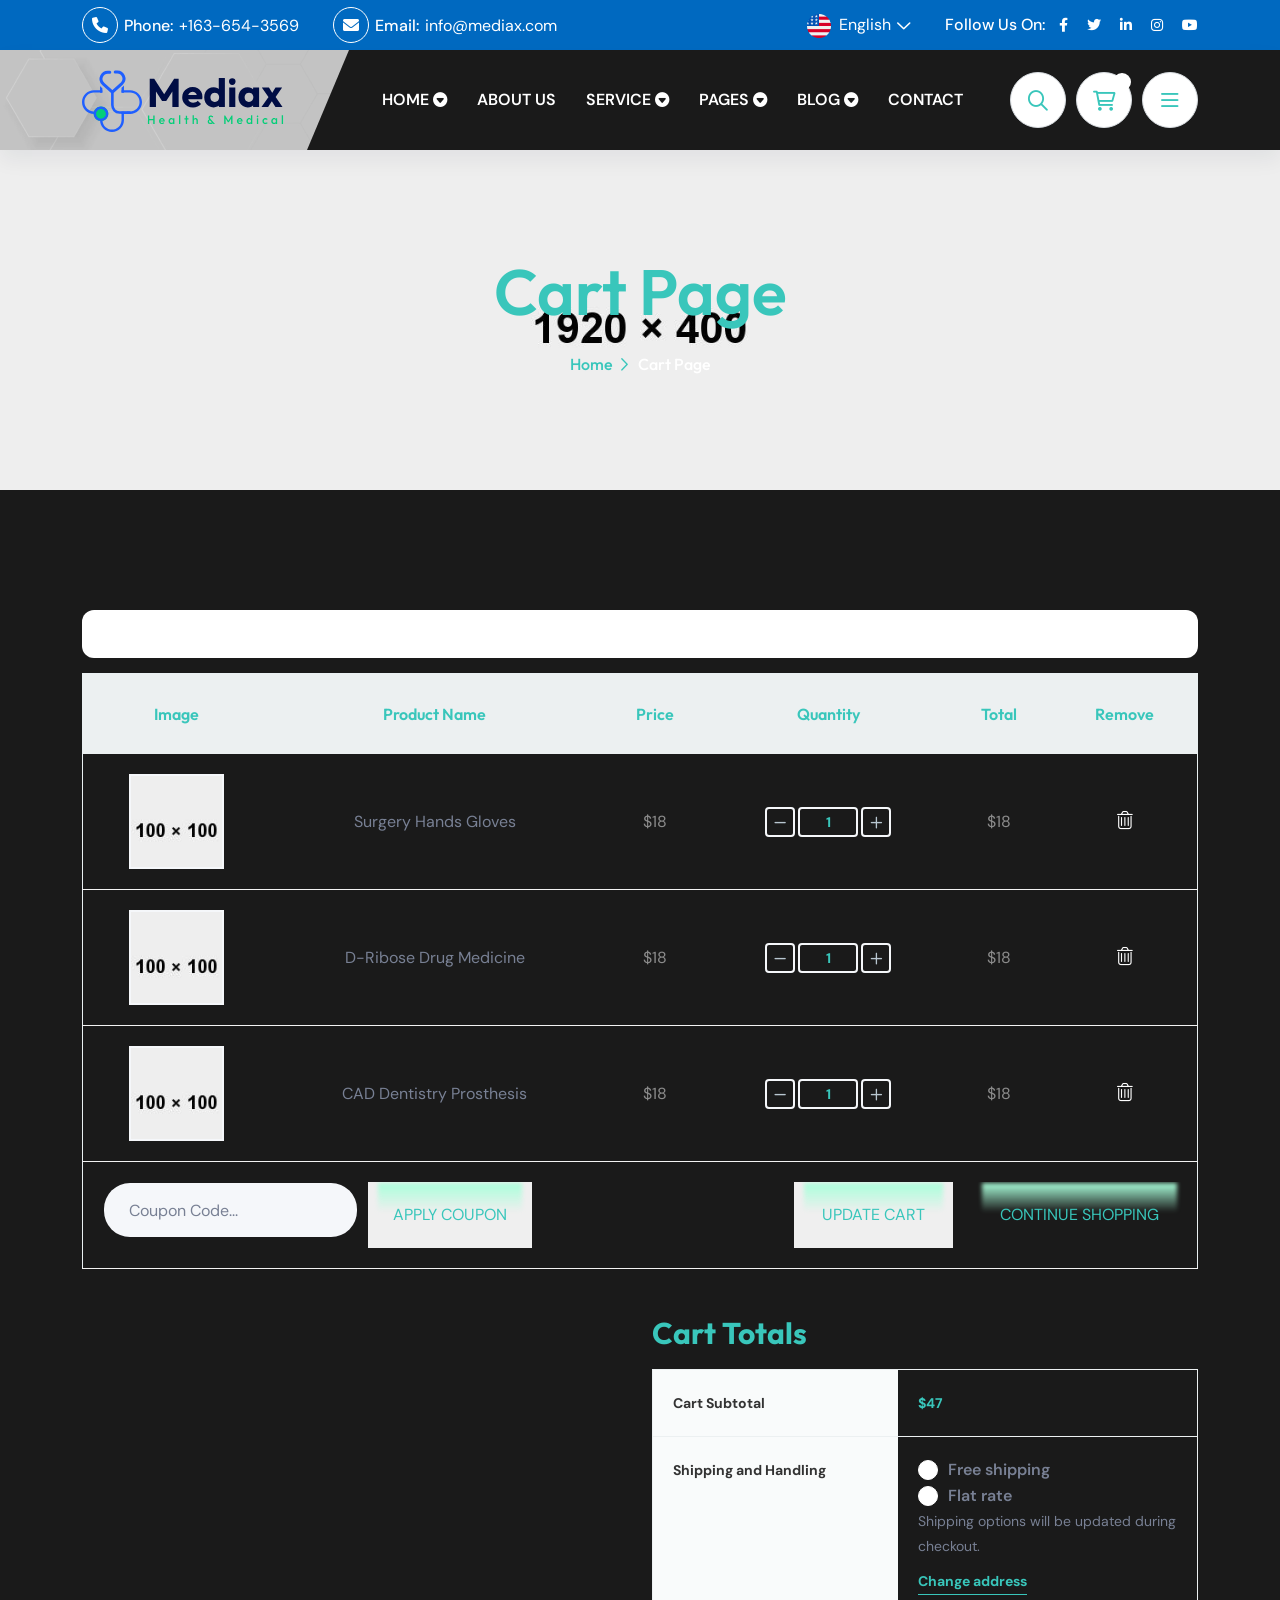
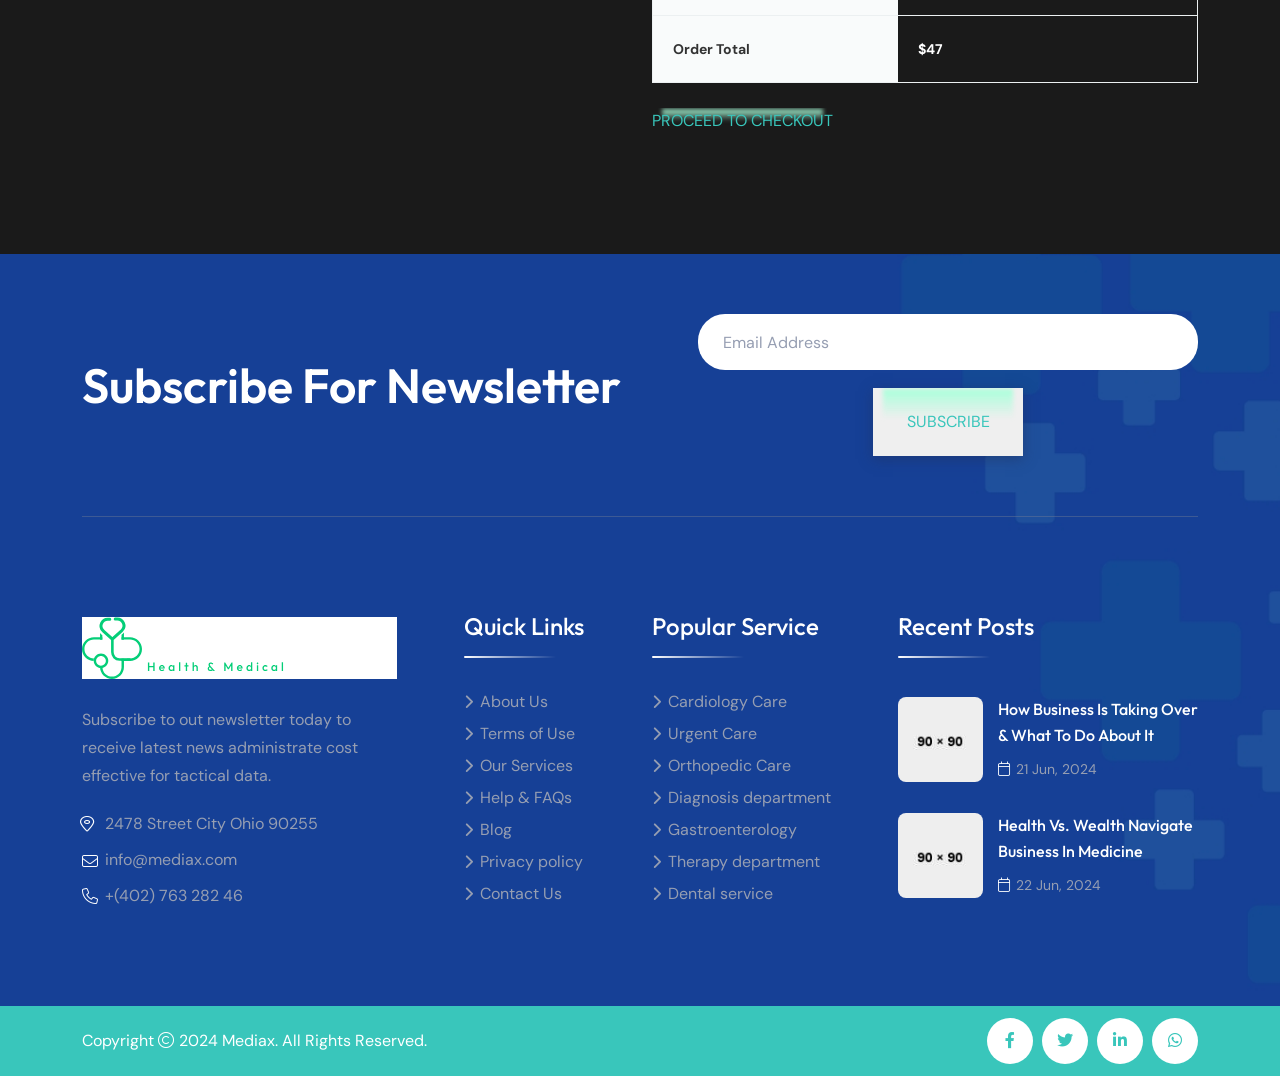
<file: Climbe Investimentos/cart.html>
<!doctype html>
<html class="no-js" lang="zxx">

<head>
    <meta charset="utf-8">
    <meta http-equiv="x-ua-compatible" content="ie=edge">
    <title>Mediax - Health & Medical HTML Template - Cart</title>
    <meta name="author" content="Mediax">
    <meta name="description" content="Mediax - Health & Medical HTML Template">
    <meta name="keywords" content="Mediax - Health & Medical HTML Template">
    <meta name="robots" content="INDEX,FOLLOW">

    <!-- Mobile Specific Metas -->
    <meta name="viewport" content="width=device-width, initial-scale=1, shrink-to-fit=no">

    <!-- Favicons - Place favicon.ico in the root directory -->
    <link rel="apple-touch-icon" sizes="57x57" href="assets/img/favicons/apple-icon-57x57.png">
    <link rel="apple-touch-icon" sizes="60x60" href="assets/img/favicons/apple-icon-60x60.png">
    <link rel="apple-touch-icon" sizes="72x72" href="assets/img/favicons/apple-icon-72x72.png">
    <link rel="apple-touch-icon" sizes="76x76" href="assets/img/favicons/apple-icon-76x76.png">
    <link rel="apple-touch-icon" sizes="114x114" href="assets/img/favicons/apple-icon-114x114.png">
    <link rel="apple-touch-icon" sizes="120x120" href="assets/img/favicons/apple-icon-120x120.png">
    <link rel="apple-touch-icon" sizes="144x144" href="assets/img/favicons/apple-icon-144x144.png">
    <link rel="apple-touch-icon" sizes="152x152" href="assets/img/favicons/apple-icon-152x152.png">
    <link rel="apple-touch-icon" sizes="180x180" href="assets/img/favicons/apple-icon-180x180.png">
    <link rel="icon" type="image/png" sizes="192x192" href="assets/img/favicons/android-icon-192x192.png">
    <link rel="icon" type="image/png" sizes="32x32" href="assets/img/favicons/favicon-32x32.png">
    <link rel="icon" type="image/png" sizes="96x96" href="assets/img/favicons/favicon-96x96.png">
    <link rel="icon" type="image/png" sizes="16x16" href="assets/img/favicons/favicon-16x16.png">
    <link rel="manifest" href="assets/img/favicons/manifest.json">
    <meta name="msapplication-TileColor" content="#ffffff">
    <meta name="msapplication-TileImage" content="assets/img/favicons/ms-icon-144x144.png">
    <meta name="theme-color" content="#ffffff">

    <!--==============================
	  Google Fonts
	============================== -->
    <link rel="preconnect" href="https://fonts.googleapis.com">
    <link rel="preconnect" href="https://fonts.gstatic.com" crossorigin>
    <link href="https://fonts.googleapis.com/css2?family=DM+Sans:opsz,wght@9..40,100;9..40,200;9..40,300;9..40,400;9..40,500;9..40,600;9..40,700;9..40,800&family=Outfit:wght@300;400;500;600;700;800;900&display=swap" rel="stylesheet">

    <!--==============================
	    All CSS File
	============================== -->
    <!-- Bootstrap -->
    <link rel="stylesheet" href="assets/css/bootstrap.min.css">
    <!-- Fontawesome Icon -->
    <link rel="stylesheet" href="assets/css/fontawesome.min.css">
    <!-- Magnific Popup -->
    <link rel="stylesheet" href="assets/css/magnific-popup.min.css">
    <!-- Swiper Js -->
    <link rel="stylesheet" href="assets/css/swiper-bundle.min.css">
    <!-- datetimepicker -->
    <link rel="stylesheet" href="assets/css/jquery.datetimepicker.min.css">
    <!-- Theme Custom CSS -->
    <link rel="stylesheet" href="assets/css/style.css">

</head>

<body>

    <!--[if lte IE 9]>
    	<p class="browserupgrade">You are using an <strong>outdated</strong> browser. Please <a href="https://browsehappy.com/">upgrade your browser</a> to improve your experience and security.</p>
  	<![endif]-->


    <!--********************************
   		Code Start From Here 
	******************************** -->

    <!--==============================
     Preloader
  ==============================-->
    <div class="preloader ">
        <button class="th-btn preloaderCls">Cancel Preloader </button>
        <div class="preloader-inner">
            <div class="loader"></div>
        </div>
    </div><!--==============================
    Sidemenu
============================== -->
    <div class="sidemenu-wrapper sidemenu-cart ">
        <div class="sidemenu-content">
            <button class="closeButton sideMenuCls"><i class="far fa-times"></i></button>
            <div class="widget woocommerce widget_shopping_cart">
                <h3 class="widget_title">Shopping cart</h3>
                <div class="widget_shopping_cart_content">
                    <ul class="woocommerce-mini-cart cart_list product_list_widget ">
                        <li class="woocommerce-mini-cart-item mini_cart_item">
                            <a href="#" class="remove remove_from_cart_button"><i class="far fa-times"></i></a>
                            <a href="#"><img src="assets/img/product/product_thumb_1_1.jpg" alt="Cart Image">Surgery Hands Gloves</a>
                            <span class="quantity">1 ×
                                <span class="woocommerce-Price-amount amount">
                                    <span class="woocommerce-Price-currencySymbol">$</span>940.00</span>
                            </span>
                        </li>
                        <li class="woocommerce-mini-cart-item mini_cart_item">
                            <a href="#" class="remove remove_from_cart_button"><i class="far fa-times"></i></a>
                            <a href="#"><img src="assets/img/product/product_thumb_1_2.jpg" alt="Cart Image">D-Ribose Drug Medicine</a>
                            <span class="quantity">1 ×
                                <span class="woocommerce-Price-amount amount">
                                    <span class="woocommerce-Price-currencySymbol">$</span>899.00</span>
                            </span>
                        </li>
                        <li class="woocommerce-mini-cart-item mini_cart_item">
                            <a href="#" class="remove remove_from_cart_button"><i class="far fa-times"></i></a>
                            <a href="#"><img src="assets/img/product/product_thumb_1_3.jpg" alt="Cart Image">CAD Dentistry Prosthesis</a>
                            <span class="quantity">1 ×
                                <span class="woocommerce-Price-amount amount">
                                    <span class="woocommerce-Price-currencySymbol">$</span>756.00</span>
                            </span>
                        </li>
                        <li class="woocommerce-mini-cart-item mini_cart_item">
                            <a href="#" class="remove remove_from_cart_button"><i class="far fa-times"></i></a>
                            <a href="#"><img src="assets/img/product/product_thumb_1_4.jpg" alt="Cart Image">Surgery Safety Mask</a>
                            <span class="quantity">1 ×
                                <span class="woocommerce-Price-amount amount">
                                    <span class="woocommerce-Price-currencySymbol">$</span>723.00</span>
                            </span>
                        </li>
                        <li class="woocommerce-mini-cart-item mini_cart_item">
                            <a href="#" class="remove remove_from_cart_button"><i class="far fa-times"></i></a>
                            <a href="#"><img src="assets/img/product/product_thumb_1_5.jpg" alt="Cart Image">Infrared Thermometers</a>
                            <span class="quantity">1 ×
                                <span class="woocommerce-Price-amount amount">
                                    <span class="woocommerce-Price-currencySymbol">$</span>1080.00</span>
                            </span>
                        </li>
                    </ul>
                    <p class="woocommerce-mini-cart__total total">
                        <strong>Subtotal:</strong>
                        <span class="woocommerce-Price-amount amount">
                            <span class="woocommerce-Price-currencySymbol">$</span>4398.00</span>
                    </p>
                    <p class="woocommerce-mini-cart__buttons buttons">
                        <a href="cart.html" class="th-btn wc-forward">View cart</a>
                        <a href="checkout.html" class="th-btn checkout wc-forward">Checkout</a>
                    </p>
                </div>
            </div>
        </div>
    </div><!--==============================
    Sidemenu
============================== -->
    <div class="sidemenu-wrapper sidemenu-info ">
        <div class="sidemenu-content">
            <button class="closeButton sideMenuCls"><i class="far fa-times"></i></button>
            <div class="widget  ">
                <div class="th-widget-about">
                    <div class="about-logo">
                        <a href="home-medical-clinic.html"><img src="assets/img/logo.svg" alt="Mediax"></a>
                    </div>
                    <p class="about-text">Subscribe to out newsletter today to receive latest news administrate cost effective for tactical data.</p>
                    <p class="footer-info">
                        <i class="fal fa-location-dot"></i>
                        2478 Street City Ohio 90255
                    </p>
                    <p class="footer-info">
                        <i class="fal fa-envelope"></i>
                        <a href="mailto:info@mediax.com" class="info-box_link">info@mediax.com</a>
                    </p>
                    <p class="footer-info">
                        <i class="fal fa-phone"></i>
                        <a href="tel:+40276328246" class="info-box_link">+(402) 763 282 46</a>
                    </p>
                    <div class="th-social">
                        <a href="https://www.facebook.com/"><i class="fab fa-facebook-f"></i></a>
                        <a href="https://www.twitter.com/"><i class="fab fa-twitter"></i></a>
                        <a href="https://www.linkedin.com/"><i class="fab fa-linkedin-in"></i></a>
                        <a href="https://www.whatsapp.com/"><i class="fab fa-whatsapp"></i></a>
                    </div>
                </div>
            </div>
            <div class="widget  ">
                <h3 class="widget_title">Let’s Stay In Touch</h3>
                <div class="newsletter-widget">
                    <p class="footer-text">Subscribe for newsletter</p>
                    <form action="#" class="newsletter-form">
                        <div class="form-group">
                            <input class="form-control" type="email" placeholder="Enter Email" required="">
                        </div>
                        <button type="submit" class="simple-icon"><i class="fa-solid fa-paper-plane"></i></button>
                    </form>
                    <div class="form-group">
                        <input type="checkbox" id="checkboxagree" name="checkboxagree">
                        <label for="checkboxagree">I agree with the terms & conditions</label>
                    </div>
                    <div class="btn-group">
                        <a href="https://play.google.com/" class="img-btn">
                            <img src="assets/img/normal/apple_store.png" alt="icon">
                        </a>
                        <a href="https://play.google.com/" class="img-btn">
                            <img src="assets/img/normal/play_store.png" alt="icon">
                        </a>
                    </div>
                </div>
            </div>
        </div>
    </div>
    <div class="popup-search-box d-none d-lg-block">
        <button class="searchClose"><i class="fal fa-times"></i></button>
        <form action="#">
            <input type="text" placeholder="What are you looking for?">
            <button type="submit"><i class="fal fa-search"></i></button>
        </form>
    </div><!--==============================
    Mobile Menu
  ============================== -->
    <div class="th-menu-wrapper">
        <div class="th-menu-area text-center">
            <button class="th-menu-toggle"><i class="fal fa-times"></i></button>
            <div class="mobile-logo">
                <a href="home-medical-clinic.html"><img src="assets/img/logo.svg" alt="Mediax"></a>
            </div>
            <div class="th-mobile-menu">
                <ul>
                    <li class="menu-item-has-children">
                        <a href="home-medical-clinic.html">Home</a>
                        <ul class="sub-menu">
                            <li><a href="home-medical-clinic.html">Medical Clinic</a></li>
                            <li><a href="home-dental-care.html">Dental Care</a></li>
                            <li><a href="home-medical-shop.html">Medical Shop</a></li>
                            <li><a href="home-ophthalmology.html">Home Ophthalmology</a></li>
                            <li><a href="home-pediatrics.html">Home Pediatrics</a></li>
                            <li><a href="home-gynecology.html">Home Gynecology</a></li>
                            <li><a href="home-aesthetic-dentistry.html">Aesthetic Dentistry</a></li>
                            <li><a href="home-medical-cosmetics.html">Medical Cosmetics</a></li>
                        </ul>
                    </li>
                    <li><a href="about.html">About Us</a></li>
                    <li class="menu-item-has-children">
                        <a href="#">Service</a>
                        <ul class="sub-menu">
                            <li><a href="service.html">Service</a></li>
                            <li><a href="service-details.html">Service Details</a></li>
                        </ul>
                    </li>
                    <li class="menu-item-has-children">
                        <a href="#">Pages</a>
                        <ul class="sub-menu">
                            <li class="menu-item-has-children">
                                <a href="#">Shop</a>
                                <ul class="sub-menu">
                                    <li><a href="shop.html">Shop</a></li>
                                    <li><a href="shop-details.html">Shop Details</a></li>
                                    <li><a href="cart.html">Cart Page</a></li>
                                    <li><a href="checkout.html">Checkout</a></li>
                                    <li><a href="wishlist.html">Wishlist</a></li>
                                </ul>
                            </li>
                            <li><a href="team.html">Team</a></li>
                            <li><a href="team-details.html">Team Details</a></li>
                            <li><a href="appointment.html">Appointments</a></li>
                            <li><a href="faq.html">Faq Page</a></li>
                            <li><a href="pricing.html">Pricing Plan</a></li>
                            <li><a href="error.html">Error Page</a></li>
                        </ul>
                    </li>
                    <li class="menu-item-has-children">
                        <a href="#">Blog</a>
                        <ul class="sub-menu">
                            <li><a href="blog.html">Blog</a></li>
                            <li><a href="blog-details.html">Blog Details</a></li>
                        </ul>
                    </li>
                    <li>
                        <a href="contact.html">Contact</a>
                    </li>
                </ul>
            </div>
        </div>
    </div><!--==============================
	Header Area
==============================-->
    <header class="th-header header-layout1">
        <div class="header-top">
            <div class="container">
                <div class="row justify-content-center justify-content-lg-between align-items-center gy-2">
                    <div class="col-auto d-none d-lg-block">
                        <div class="header-links">
                            <ul>
                                <li class="d-none d-sm-inline-block"><i class="fas fa-phone icon-btn"></i><b>Phone:</b> <a href="tel:+1636543569">+163-654-3569</a></li>
                                <li class="d-none d-sm-inline-block"><i class="fas fa-envelope icon-btn"></i><b>Email:</b> <a href="mailto:info@mediax.com">info@mediax.com</a></li>
                                <li class="d-none d-xxl-inline-block"><i class="fas fa-location-dot icon-btn"></i> 1 Barnes Jewish Hospital Plaza, United States</li>
                            </ul>
                        </div>
                    </div>
                    <div class="col-auto">
                        <div class="header-links">
                            <ul>
                                <li class="d-none d-md-inline-block">
                                    <div class="dropdown-link">
                                        <a class="dropdown-toggle" href="#" role="button" id="dropdownMenuLink1" data-bs-toggle="dropdown" aria-expanded="true"><img src="assets/img/icon/english.png" alt="icon"> English</a>
                                        <ul class="dropdown-menu" aria-labelledby="dropdownMenuLink1">
                                            <li>
                                                <a href="#">German</a>
                                                <a href="#">French</a>
                                                <a href="#">Italian</a>
                                                <a href="#">Latvian</a>
                                            </li>
                                        </ul>
                                    </div>
                                </li>
                                <li>
                                    <div class="social-links">
                                        <span class="social-title">Follow Us On: </span>
                                        <a href="https://www.facebook.com/"><i class="fab fa-facebook-f"></i></a>
                                        <a href="https://www.twitter.com/"><i class="fab fa-twitter"></i></a>
                                        <a href="https://www.linkedin.com/"><i class="fab fa-linkedin-in"></i></a>
                                        <a href="https://www.instagram.com/"><i class="fab fa-instagram"></i></a>
                                        <a href="https://www.youtube.com/"><i class="fab fa-youtube"></i></a>
                                    </div>
                                </li>
                            </ul>
                        </div>
                    </div>
                </div>
            </div>
        </div>
        <div class="sticky-wrapper">
            <!-- Main Menu Area -->
            <div class="menu-area">
                <div class="container">
                    <div class="row align-items-center justify-content-between">
                        <div class="col-auto">
                            <div class="header-logo">
                                <div class="logo-bg" data-bg-src="assets/img/bg/logo_bg_1.png"></div>
                                <a href="home-medical-clinic.html"><img src="assets/img/logo.svg" alt="Mediax"></a>
                            </div>
                        </div>
                        <div class="col-auto d-none d-lg-inline-block">
                            <nav class="main-menu d-none d-lg-inline-block">
                                <ul>
                                    <li class="menu-item-has-children">
                                        <a href="home-medical-clinic.html">Home</a>
                                        <ul class="sub-menu">
                                            <li><a href="home-medical-clinic.html">Medical Clinic</a></li>
                                            <li><a href="home-dental-care.html">Dental Care</a></li>
                                            <li><a href="home-medical-shop.html">Medical Shop</a></li>
                                            <li><a href="home-ophthalmology.html">Home Ophthalmology</a></li>
                                            <li><a href="home-pediatrics.html">Home Pediatrics</a></li>
                                            <li><a href="home-gynecology.html">Home Gynecology</a></li>
                                            <li><a href="home-aesthetic-dentistry.html">Aesthetic Dentistry</a></li>
                                            <li><a href="home-medical-cosmetics.html">Medical Cosmetics</a></li>
                                        </ul>
                                    </li>
                                    <li><a href="about.html">About Us</a></li>
                                    <li class="menu-item-has-children">
                                        <a href="#">Service</a>
                                        <ul class="sub-menu">
                                            <li><a href="service.html">Service</a></li>
                                            <li><a href="service-details.html">Service Details</a></li>
                                        </ul>
                                    </li>
                                    <li class="menu-item-has-children">
                                        <a href="#">Pages</a>
                                        <ul class="sub-menu">
                                            <li class="menu-item-has-children">
                                                <a href="#">Shop</a>
                                                <ul class="sub-menu">
                                                    <li><a href="shop.html">Shop</a></li>
                                                    <li><a href="shop-details.html">Shop Details</a></li>
                                                    <li><a href="cart.html">Cart Page</a></li>
                                                    <li><a href="checkout.html">Checkout</a></li>
                                                    <li><a href="wishlist.html">Wishlist</a></li>
                                                </ul>
                                            </li>
                                            <li><a href="team.html">Team</a></li>
                                            <li><a href="team-details.html">Team Details</a></li>
                                            <li><a href="appointment.html">Appointments</a></li>
                                            <li><a href="faq.html">Faq Page</a></li>
                                            <li><a href="pricing.html">Pricing Plan</a></li>
                                            <li><a href="error.html">Error Page</a></li>
                                        </ul>
                                    </li>
                                    <li class="menu-item-has-children">
                                        <a href="#">Blog</a>
                                        <ul class="sub-menu">
                                            <li><a href="blog.html">Blog</a></li>
                                            <li><a href="blog-details.html">Blog Details</a></li>
                                        </ul>
                                    </li>
                                    <li>
                                        <a href="contact.html">Contact</a>
                                    </li>
                                </ul>
                            </nav>
                        </div>
                        <div class="col-auto">
                            <div class="header-button">
                                <button type="button" class="icon-btn searchBoxToggler d-none d-xl-inline-block"><i class="far fa-search"></i></button>
                                <button type="button" class="icon-btn sideMenuCart">
                                    <span class="badge">5</span>
                                    <i class="far fa-cart-shopping"></i>
                                </button>
                                <a href="appointment.html" class="th-btn">Appointment Now</a>
                                <button type="button" class="icon-btn sideMenuInfo d-none d-xl-inline-block"><i class="far fa-bars"></i></button>
                                <button type="button" class="th-menu-toggle d-block d-lg-none"><i class="far fa-bars"></i></button>
                            </div>
                        </div>
                    </div>
                </div>
            </div>
        </div>
    </header>
    <!--==============================
    Breadcumb
============================== -->
    <div class="breadcumb-wrapper " data-bg-src="assets/img/bg/breadcumb-bg.jpg">
        <div class="container">
            <div class="breadcumb-content">
                <h1 class="breadcumb-title">Cart Page</h1>
                <ul class="breadcumb-menu">
                    <li><a href="home-medical-clinic.html">Home</a></li>
                    <li>Cart Page</li>
                </ul>
            </div>
        </div>
    </div><!--==============================
Cart Area
==============================-->
    <div class="th-cart-wrapper  space-top space-extra-bottom">
        <div class="container">
            <div class="woocommerce-notices-wrapper">
                <div class="woocommerce-message">Shipping costs updated.</div>
            </div>
            <form action="#" class="woocommerce-cart-form">
                <table class="cart_table">
                    <thead>
                        <tr>
                            <th class="cart-col-image">Image</th>
                            <th class="cart-col-productname">Product Name</th>
                            <th class="cart-col-price">Price</th>
                            <th class="cart-col-quantity">Quantity</th>
                            <th class="cart-col-total">Total</th>
                            <th class="cart-col-remove">Remove</th>
                        </tr>
                    </thead>
                    <tbody>
                        <tr class="cart_item">
                            <td data-title="Product">
                                <a class="cart-productimage" href="shop-details.html"><img width="91" height="91" src="assets/img/product/product_thumb_1_1.jpg" alt="Image"></a>
                            </td>
                            <td data-title="Name">
                                <a class="cart-productname" href="shop-details.html">Surgery Hands Gloves</a>
                            </td>
                            <td data-title="Price">
                                <span class="amount"><bdi><span>$</span>18</bdi></span>
                            </td>
                            <td data-title="Quantity">
                                <div class="quantity">
                                    <button class="quantity-minus qty-btn"><i class="far fa-minus"></i></button>
                                    <input type="number" class="qty-input" value="1" min="1" max="99">
                                    <button class="quantity-plus qty-btn"><i class="far fa-plus"></i></button>
                                </div>
                            </td>
                            <td data-title="Total">
                                <span class="amount"><bdi><span>$</span>18</bdi></span>
                            </td>
                            <td data-title="Remove">
                                <a href="#" class="remove"><i class="fal fa-trash-alt"></i></a>
                            </td>
                        </tr>
                        <tr class="cart_item">
                            <td data-title="Product">
                                <a class="cart-productimage" href="shop-details.html"><img width="91" height="91" src="assets/img/product/product_thumb_1_2.jpg" alt="Image"></a>
                            </td>
                            <td data-title="Name">
                                <a class="cart-productname" href="shop-details.html">D-Ribose Drug Medicine</a>
                            </td>
                            <td data-title="Price">
                                <span class="amount"><bdi><span>$</span>18</bdi></span>
                            </td>
                            <td data-title="Quantity">
                                <div class="quantity">
                                    <button class="quantity-minus qty-btn"><i class="far fa-minus"></i></button>
                                    <input type="number" class="qty-input" value="1" min="1" max="99">
                                    <button class="quantity-plus qty-btn"><i class="far fa-plus"></i></button>
                                </div>
                            </td>
                            <td data-title="Total">
                                <span class="amount"><bdi><span>$</span>18</bdi></span>
                            </td>
                            <td data-title="Remove">
                                <a href="#" class="remove"><i class="fal fa-trash-alt"></i></a>
                            </td>
                        </tr>
                        <tr class="cart_item">
                            <td data-title="Product">
                                <a class="cart-productimage" href="shop-details.html"><img width="91" height="91" src="assets/img/product/product_thumb_1_3.jpg" alt="Image"></a>
                            </td>
                            <td data-title="Name">
                                <a class="cart-productname" href="shop-details.html">CAD Dentistry Prosthesis</a>
                            </td>
                            <td data-title="Price">
                                <span class="amount"><bdi><span>$</span>18</bdi></span>
                            </td>
                            <td data-title="Quantity">
                                <div class="quantity">
                                    <button class="quantity-minus qty-btn"><i class="far fa-minus"></i></button>
                                    <input type="number" class="qty-input" value="1" min="1" max="99">
                                    <button class="quantity-plus qty-btn"><i class="far fa-plus"></i></button>
                                </div>
                            </td>
                            <td data-title="Total">
                                <span class="amount"><bdi><span>$</span>18</bdi></span>
                            </td>
                            <td data-title="Remove">
                                <a href="#" class="remove"><i class="fal fa-trash-alt"></i></a>
                            </td>
                        </tr>
                        <tr>
                            <td colspan="6" class="actions">
                                <div class="th-cart-coupon">
                                    <input type="text" class="form-control" placeholder="Coupon Code...">
                                    <button type="submit" class="th-btn">Apply Coupon</button>
                                </div>
                                <button type="submit" class="th-btn">Update cart</button>
                                <a href="shop.html" class="th-btn">Continue Shopping</a>
                            </td>
                        </tr>
                    </tbody>
                </table>
            </form>
            <div class="row justify-content-end">
                <div class="col-md-8 col-lg-7 col-xl-6">
                    <h2 class="h4 summary-title">Cart Totals</h2>
                    <table class="cart_totals">
                        <tbody>
                            <tr>
                                <td>Cart Subtotal</td>
                                <td data-title="Cart Subtotal">
                                    <span class="amount"><bdi><span>$</span>47</bdi></span>
                                </td>
                            </tr>
                            <tr class="shipping">
                                <th>Shipping and Handling</th>
                                <td data-title="Shipping and Handling">
                                    <ul class="woocommerce-shipping-methods list-unstyled">
                                        <li>
                                            <input type="radio" id="free_shipping" name="shipping_method" class="shipping_method">
                                            <label for="free_shipping">Free shipping</label>
                                        </li>
                                        <li>
                                            <input type="radio" id="flat_rate" name="shipping_method" class="shipping_method" checked="checked">
                                            <label for="flat_rate">Flat rate</label>
                                        </li>
                                    </ul>
                                    <p class="woocommerce-shipping-destination">
                                        Shipping options will be updated during checkout.
                                    </p>
                                    <form action="#" method="post">
                                        <a href="#" class="shipping-calculator-button">Change address</a>
                                        <div class="shipping-calculator-form">
                                            <p class="form-row">
                                                <select class="form-select">
                                                    <option value="AR">Argentina</option>
                                                    <option value="AM">Armenia</option>
                                                    <option value="BD" selected="selected">Bangladesh</option>
                                                </select>
                                            </p>
                                            <p>
                                                <select class="form-select">
                                                    <option value="">Select an option…</option>
                                                    <option value="BD-05">Bagerhat</option>
                                                    <option value="BD-01">Bandarban</option>
                                                    <option value="BD-02">Barguna</option>
                                                    <option value="BD-06">Barishal</option>
                                                </select>
                                            </p>
                                            <p class="form-row">
                                                <input type="text" class="form-control" placeholder="Town / City">
                                            </p>
                                            <p class="form-row">
                                                <input type="text" class="form-control" placeholder="Postcode / ZIP">
                                            </p>
                                            <p>
                                                <button class="th-btn">Update</button>
                                            </p>
                                        </div>
                                    </form>
                                </td>
                            </tr>
                        </tbody>
                        <tfoot>
                            <tr class="order-total">
                                <td>Order Total</td>
                                <td data-title="Total">
                                    <strong><span class="amount"><bdi><span>$</span>47</bdi></span></strong>
                                </td>
                            </tr>
                        </tfoot>
                    </table>
                    <div class="wc-proceed-to-checkout mb-30">
                        <a href="checkout.html" class="th-btn">Proceed to checkout</a>
                    </div>
                </div>
            </div>
        </div>
    </div>
    <!--==============================
	Footer Area
==============================-->
    <footer class="footer-wrapper footer-layout1" data-bg-src="assets/img/bg/footer_bg_1.jpg">
        <div class="container z-index-common">
            <div class="newsletter-wrap">
                <div class="newsletter-content">
                    <h2 class="sec-title">Subscribe for newsletter</h2>
                </div>
                <form class="newsletter-form">
                    <div class="form-group">
                        <input class="form-control" type="email" placeholder="Email Address" required="">
                    </div>
                    <button type="submit" class="th-btn shadow-1">Subscribe</button>
                </form>
            </div>
        </div>
        <div class="widget-area">
            <div class="container">
                <div class="row justify-content-between">
                    <div class="col-md-6 col-xl-auto">
                        <div class="widget footer-widget">
                            <div class="th-widget-about">
                                <div class="about-logo">
                                    <a href="home-medical-clinic.html"><img src="assets/img/logo-footer.svg" alt="Mediax"></a>
                                </div>
                                <p class="about-text">Subscribe to out newsletter today to receive latest news administrate cost effective for tactical data.</p>
                                <p class="footer-info">
                                    <i class="fal fa-location-dot"></i>
                                    2478 Street City Ohio 90255
                                </p>
                                <p class="footer-info">
                                    <i class="fal fa-envelope"></i>
                                    <a href="mailto:info@mediax.com" class="info-box_link">info@mediax.com</a>
                                </p>
                                <p class="footer-info">
                                    <i class="fal fa-phone"></i>
                                    <a href="tel:+40276328246" class="info-box_link">+(402) 763 282 46</a>
                                </p>
                            </div>
                        </div>
                    </div>
                    <div class="col-md-6 col-xl-auto">
                        <div class="widget widget_nav_menu footer-widget">
                            <h3 class="widget_title">Quick Links</h3>
                            <div class="menu-all-pages-container">
                                <ul class="menu">
                                    <li><a href="about.html">About Us</a></li>
                                    <li><a href="about.html">Terms of Use</a></li>
                                    <li><a href="service.html">Our Services</a></li>
                                    <li><a href="faq.html">Help & FAQs</a></li>
                                    <li><a href="blog.html">Blog</a></li>
                                    <li><a href="about.html">Privacy policy</a></li>
                                    <li><a href="contact.html">Contact Us</a></li>
                                </ul>
                            </div>
                        </div>
                    </div>
                    <div class="col-md-6 col-xl-auto">
                        <div class="widget widget_nav_menu footer-widget">
                            <h3 class="widget_title">Popular service</h3>
                            <div class="menu-all-pages-container">
                                <ul class="menu">
                                    <li><a href="service-details.html">Cardiology Care</a></li>
                                    <li><a href="service-details.html">Urgent Care</a></li>
                                    <li><a href="service-details.html">Orthopedic Care</a></li>
                                    <li><a href="service-details.html">Diagnosis department</a></li>
                                    <li><a href="service-details.html">Gastroenterology</a></li>
                                    <li><a href="service-details.html">Therapy department</a></li>
                                    <li><a href="service-details.html">Dental service</a></li>
                                </ul>
                            </div>
                        </div>
                    </div>
                    <div class="col-md-6 col-xl-auto">
                        <div class="widget footer-widget">
                            <h3 class="widget_title">Recent Posts</h3>
                            <div class="recent-post-wrap">
                                <div class="recent-post">
                                    <div class="media-img">
                                        <a href="blog-details.html"><img src="assets/img/blog/recent-post-2-1.jpg" alt="Blog Image"></a>
                                    </div>
                                    <div class="media-body">
                                        <h4 class="post-title"><a class="text-inherit" href="blog-details.html">How Business Is Taking Over & What to Do About It</a></h4>
                                        <div class="recent-post-meta">
                                            <a href="blog.html"><i class="fal fa-calendar"></i>21 Jun, 2024</a>
                                        </div>
                                    </div>
                                </div>
                                <div class="recent-post">
                                    <div class="media-img">
                                        <a href="blog-details.html"><img src="assets/img/blog/recent-post-2-2.jpg" alt="Blog Image"></a>
                                    </div>
                                    <div class="media-body">
                                        <h4 class="post-title"><a class="text-inherit" href="blog-details.html">Health vs. Wealth Navigate Business in Medicine</a></h4>
                                        <div class="recent-post-meta">
                                            <a href="blog.html"><i class="fal fa-calendar"></i>22 Jun, 2024</a>
                                        </div>
                                    </div>
                                </div>
                            </div>
                        </div>
                    </div>
                </div>
            </div>
        </div>
        <div class="copyright-wrap">
            <div class="container">
                <div class="row gy-2 align-items-center">
                    <div class="col-md-7">
                        <p class="copyright-text">Copyright <i class="fal fa-copyright"></i> 2024 <a href="home-medical-clinic.html">Mediax</a>. All Rights Reserved.</p>
                    </div>
                    <div class="col-md-5 text-center text-md-end">
                        <div class="th-social">
                            <a href="https://www.facebook.com/"><i class="fab fa-facebook-f"></i></a>
                            <a href="https://www.twitter.com/"><i class="fab fa-twitter"></i></a>
                            <a href="https://www.linkedin.com/"><i class="fab fa-linkedin-in"></i></a>
                            <a href="https://www.whatsapp.com/"><i class="fab fa-whatsapp"></i></a>
                        </div>
                    </div>
                </div>
            </div>
        </div>
    </footer>

    <!--********************************
			Code End  Here 
	******************************** -->

    <!-- Scroll To Top -->
    <div class="scroll-top">
        <svg class="progress-circle svg-content" width="100%" height="100%" viewBox="-1 -1 102 102">
            <path d="M50,1 a49,49 0 0,1 0,98 a49,49 0 0,1 0,-98" style="transition: stroke-dashoffset 10ms linear 0s; stroke-dasharray: 307.919, 307.919; stroke-dashoffset: 307.919;"></path>
        </svg>
    </div>

    <!--==============================
    All Js File
============================== -->
    <!-- Jquery -->
    <script src="assets/js/vendor/jquery-3.7.1.min.js"></script>
    <!-- Swiper Js -->
    <script src="assets/js/swiper-bundle.min.js"></script>
    <!-- Bootstrap -->
    <script src="assets/js/bootstrap.min.js"></script>
    <!-- Magnific Popup -->
    <script src="assets/js/jquery.magnific-popup.min.js"></script>
    <!-- Counter Up -->
    <script src="assets/js/jquery.counterup.min.js"></script>
    <!-- datetimepicker -->
    <script src="assets/js/jquery.datetimepicker.min.js"></script>
    <!-- Range Slider -->
    <script src="assets/js/jquery-ui.min.js"></script>
    <!-- Isotope Filter -->
    <script src="assets/js/imagesloaded.pkgd.min.js"></script>
    <script src="assets/js/isotope.pkgd.min.js"></script>

    <!-- Main Js File -->
    <script src="assets/js/main.js"></script>
</body>

</html>
</file>
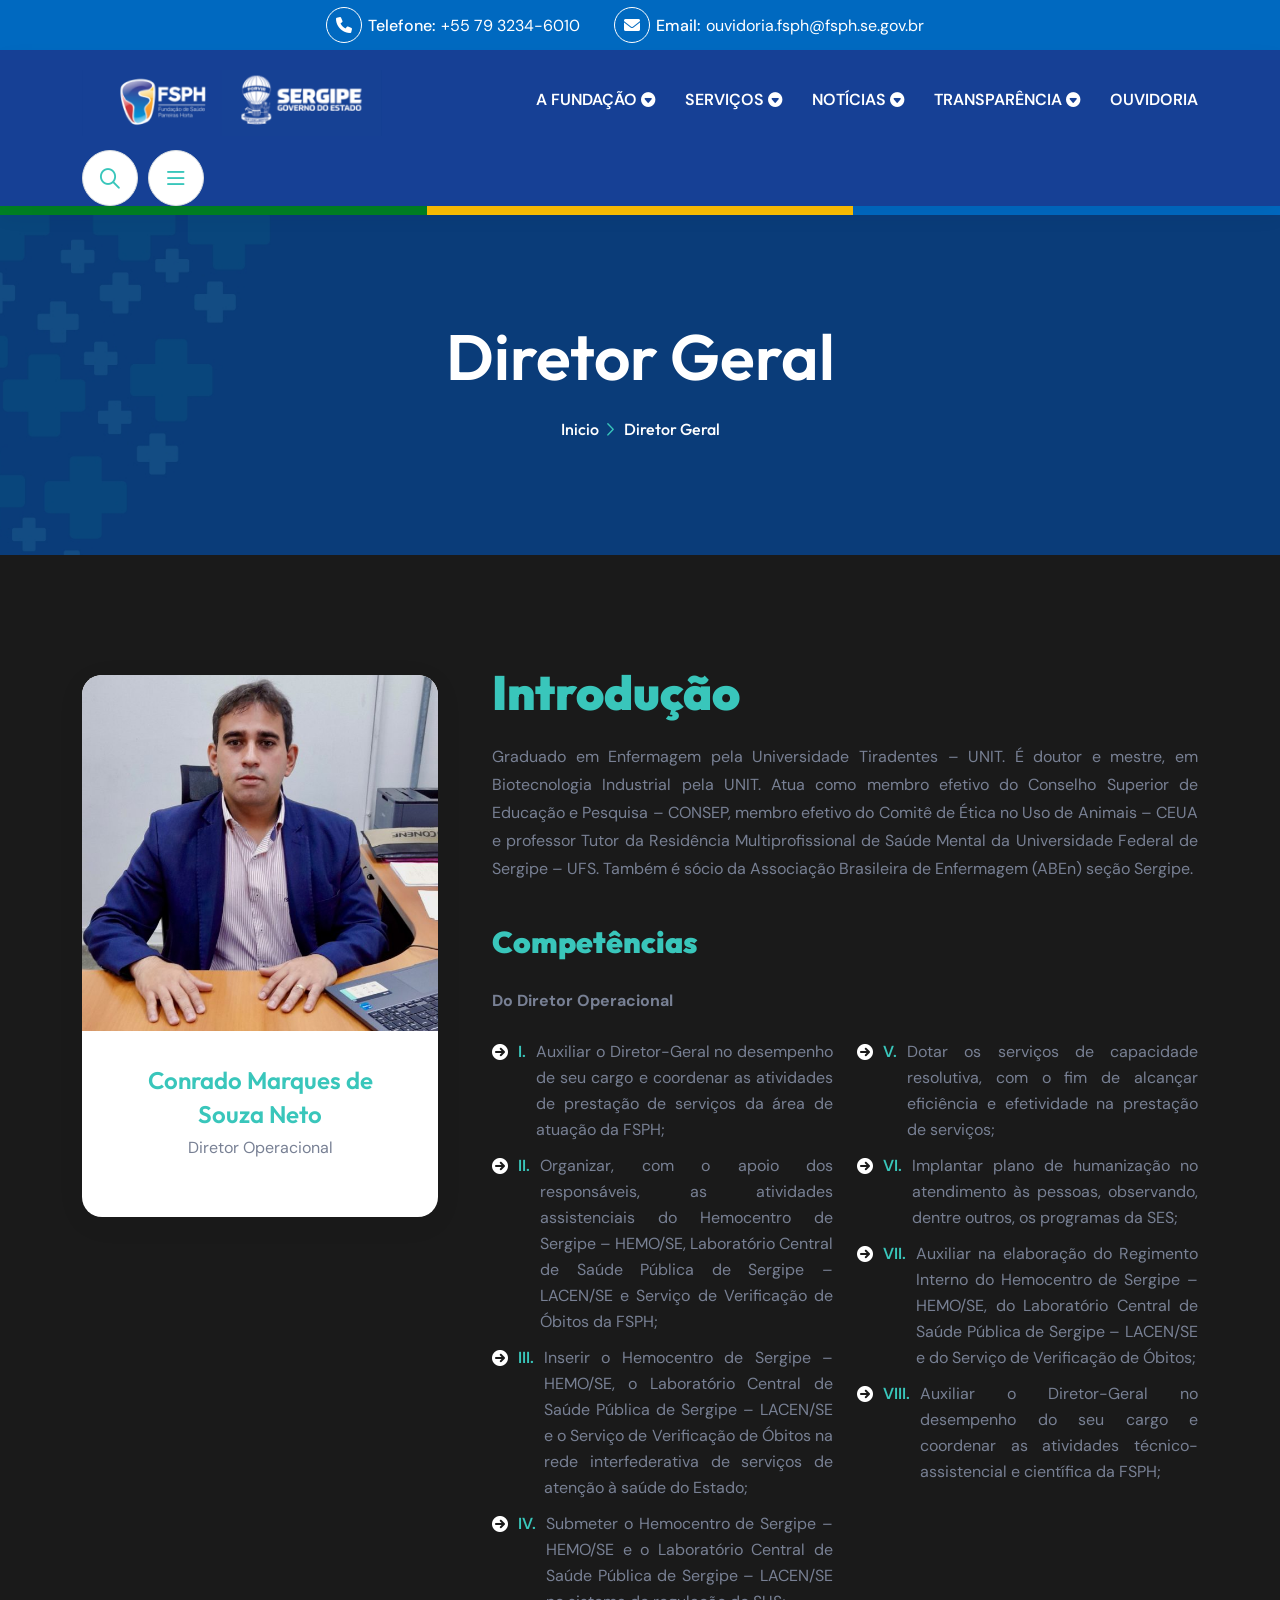
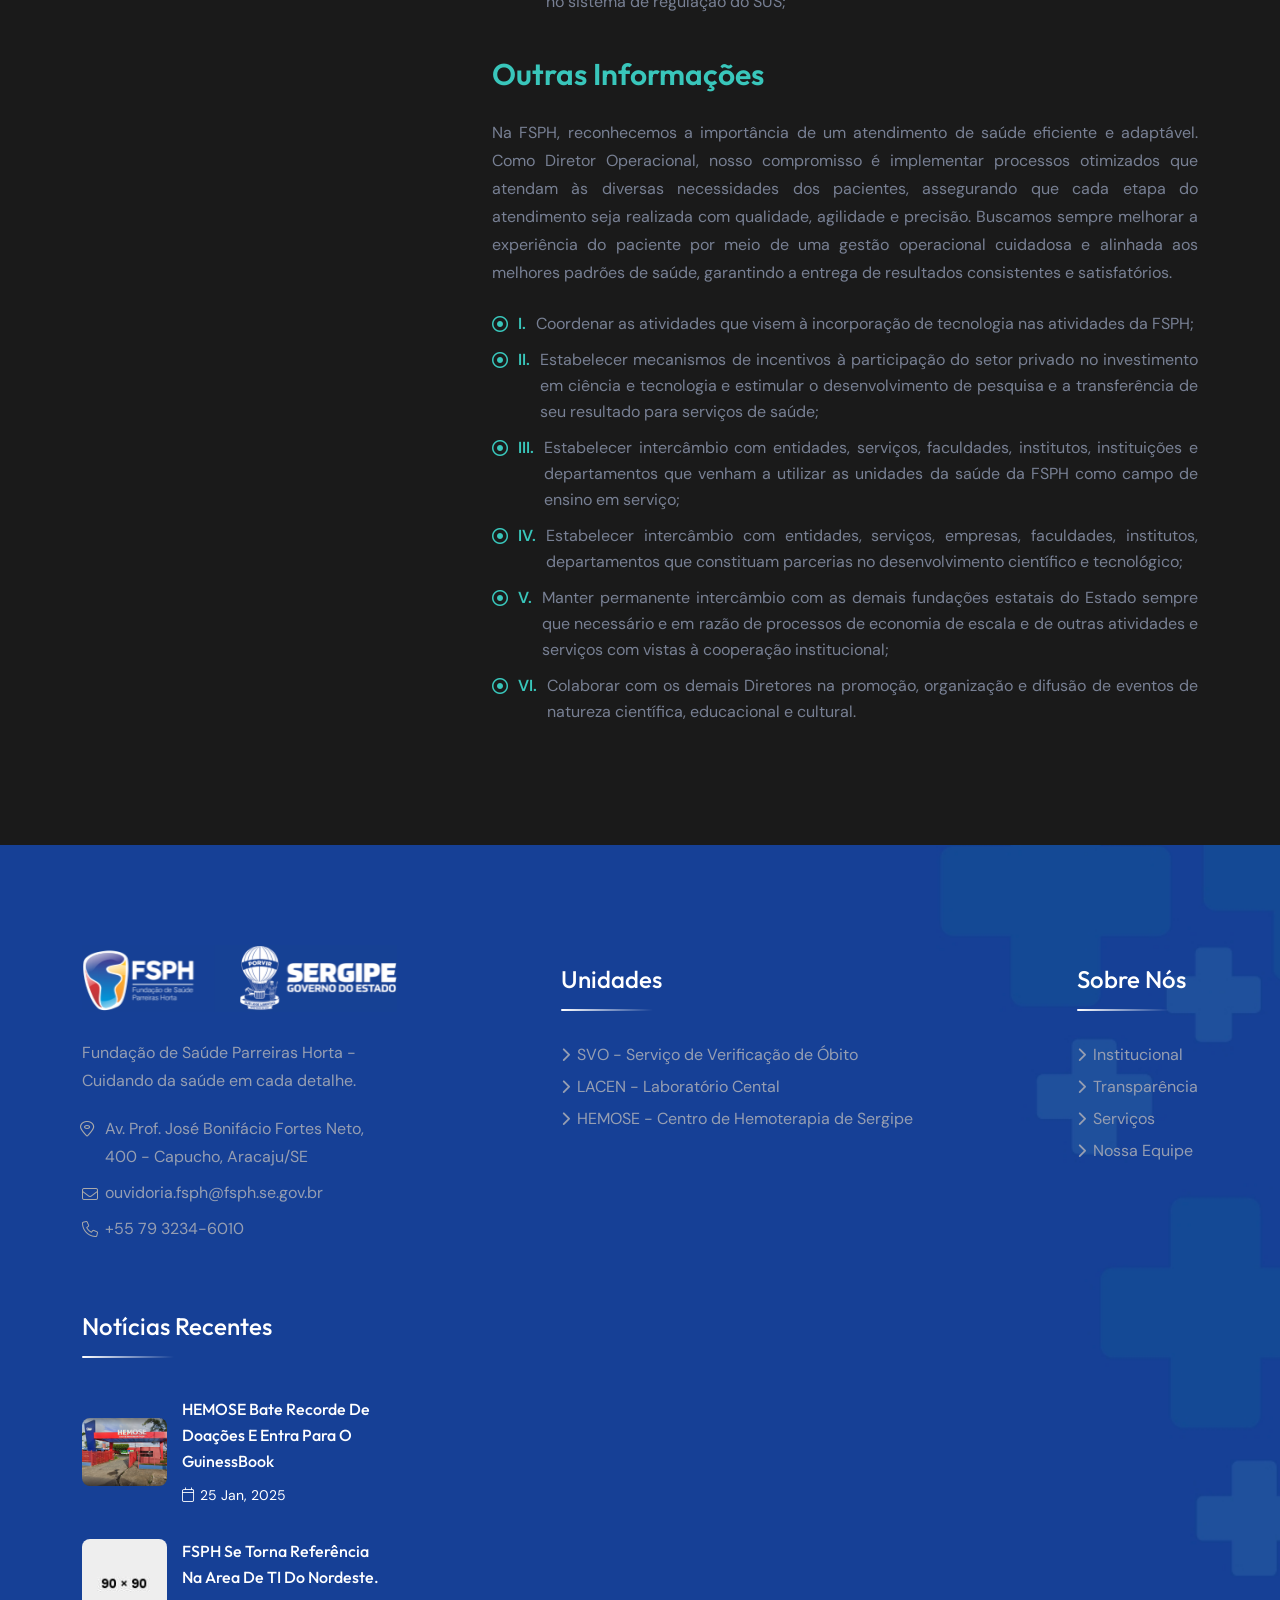
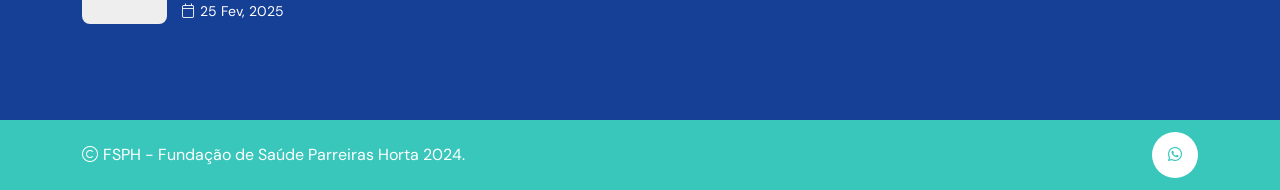
<file: Climbe Investimentos/charles.html>
<!doctype html>
<html class="no-js" lang="zxx">

<head>
    <meta charset="utf-8">
    <meta http-equiv="x-ua-compatible" content="ie=edge">
    <title>FSPH - Fundação de Saúde Parreiras Horta - Diretor Operacional</title>
    <meta name="author" content="Mediax">
    <meta name="description" content="Mediax - Health & Medical HTML Template">
    <meta name="keywords" content="Mediax - Health & Medical HTML Template">
    <meta name="robots" content="INDEX,FOLLOW">

    <!-- Mobile Specific Metas -->
    <meta name="viewport" content="width=device-width, initial-scale=1, shrink-to-fit=no">

    <!-- Favicons - Place favicon.ico in the root directory -->
    <link rel="apple-touch-icon" sizes="57x57" href="assets/img/favicons/apple-icon-57x57.png">
    <link rel="apple-touch-icon" sizes="60x60" href="assets/img/favicons/apple-icon-60x60.png">
    <link rel="apple-touch-icon" sizes="72x72" href="assets/img/favicons/apple-icon-72x72.png">
    <link rel="apple-touch-icon" sizes="76x76" href="assets/img/favicons/apple-icon-76x76.png">
    <link rel="apple-touch-icon" sizes="114x114" href="assets/img/favicons/apple-icon-114x114.png">
    <link rel="apple-touch-icon" sizes="120x120" href="assets/img/favicons/apple-icon-120x120.png">
    <link rel="apple-touch-icon" sizes="144x144" href="assets/img/favicons/apple-icon-144x144.png">
    <link rel="apple-touch-icon" sizes="152x152" href="assets/img/favicons/apple-icon-152x152.png">
    <link rel="apple-touch-icon" sizes="180x180" href="assets/img/favicons/apple-icon-180x180.png">
    <link rel="icon" type="image/png" sizes="192x192" href="assets/img/favicons/android-icon-192x192.png">
    <link rel="icon" type="image/png" sizes="32x32" href="assets/img/favicons/favicon-32x32.png">
    <link rel="icon" type="image/png" sizes="96x96" href="assets/img/favicons/favicon-96x96.png">
    <link rel="icon" type="image/png" sizes="16x16" href="assets/img/favicons/favicon-16x16.png">
    <link rel="manifest" href="assets/img/favicons/manifest.json">
    <meta name="msapplication-TileColor" content="#ffffff">
    <meta name="msapplication-TileImage" content="assets/img/favicons/ms-icon-144x144.png">
    <meta name="theme-color" content="#ffffff">

    <!--==============================
	  Google Fonts
	============================== -->
    <link rel="preconnect" href="https://fonts.googleapis.com">
    <link rel="preconnect" href="https://fonts.gstatic.com" crossorigin>
    <link href="https://fonts.googleapis.com/css2?family=DM+Sans:opsz,wght@9..40,100;9..40,200;9..40,300;9..40,400;9..40,500;9..40,600;9..40,700;9..40,800&family=Outfit:wght@300;400;500;600;700;800;900&display=swap" rel="stylesheet">

    <!--==============================
	    All CSS File
	============================== -->
    <!-- Bootstrap -->
    <link rel="stylesheet" href="assets/css/bootstrap.min.css">
    <!-- Fontawesome Icon -->
    <link rel="stylesheet" href="assets/css/fontawesome.min.css">
    <!-- Magnific Popup -->
    <link rel="stylesheet" href="assets/css/magnific-popup.min.css">
    <!-- Swiper Js -->
    <link rel="stylesheet" href="assets/css/swiper-bundle.min.css">
    <!-- datetimepicker -->
    <link rel="stylesheet" href="assets/css/jquery.datetimepicker.min.css">
    <!-- Theme Custom CSS -->
    <link rel="stylesheet" href="assets/css/style.css">

</head>

<body>

    <!--[if lte IE 9]>
    	<p class="browserupgrade">You are using an <strong>outdated</strong> browser. Please <a href="https://browsehappy.com/">upgrade your browser</a> to improve your experience and security.</p>
  	<![endif]-->


    <!--********************************
   		Code Start From Here 
	******************************** -->

    <!--==============================
     Preloader
  ==============================-->
    <div class="preloader ">
        <!-- <button class="th-btn preloaderCls">Cancel Preloader </button> -->
        <div class="preloader-inner">
            <div class="loader"></div>
        </div>
    </div><!--==============================
    Sidemenu
============================== -->
    <!-- <div class="sidemenu-wrapper sidemenu-cart ">
        <div class="sidemenu-content">
            <button class="closeButton sideMenuCls"><i class="far fa-times"></i></button>
            <div class="widget woocommerce widget_shopping_cart">
                <h3 class="widget_title">Shopping cart</h3>
                <div class="widget_shopping_cart_content">
                    <ul class="woocommerce-mini-cart cart_list product_list_widget ">
                        <li class="woocommerce-mini-cart-item mini_cart_item">
                            <a href="#" class="remove remove_from_cart_button"><i class="far fa-times"></i></a>
                            <a href="#"><img src="assets/img/product/product_thumb_1_1.jpg" alt="Cart Image">Surgery Hands Gloves</a>
                            <span class="quantity">1 ×
                                <span class="woocommerce-Price-amount amount">
                                    <span class="woocommerce-Price-currencySymbol">$</span>940.00</span>
                            </span>
                        </li>
                        <li class="woocommerce-mini-cart-item mini_cart_item">
                            <a href="#" class="remove remove_from_cart_button"><i class="far fa-times"></i></a>
                            <a href="#"><img src="assets/img/product/product_thumb_1_2.jpg" alt="Cart Image">D-Ribose Drug Medicine</a>
                            <span class="quantity">1 ×
                                <span class="woocommerce-Price-amount amount">
                                    <span class="woocommerce-Price-currencySymbol">$</span>899.00</span>
                            </span>
                        </li>
                        <li class="woocommerce-mini-cart-item mini_cart_item">
                            <a href="#" class="remove remove_from_cart_button"><i class="far fa-times"></i></a>
                            <a href="#"><img src="assets/img/product/product_thumb_1_3.jpg" alt="Cart Image">CAD Dentistry Prosthesis</a>
                            <span class="quantity">1 ×
                                <span class="woocommerce-Price-amount amount">
                                    <span class="woocommerce-Price-currencySymbol">$</span>756.00</span>
                            </span>
                        </li>
                        <li class="woocommerce-mini-cart-item mini_cart_item">
                            <a href="#" class="remove remove_from_cart_button"><i class="far fa-times"></i></a>
                            <a href="#"><img src="assets/img/product/product_thumb_1_4.jpg" alt="Cart Image">Surgery Safety Mask</a>
                            <span class="quantity">1 ×
                                <span class="woocommerce-Price-amount amount">
                                    <span class="woocommerce-Price-currencySymbol">$</span>723.00</span>
                            </span>
                        </li>
                        <li class="woocommerce-mini-cart-item mini_cart_item">
                            <a href="#" class="remove remove_from_cart_button"><i class="far fa-times"></i></a>
                            <a href="#"><img src="assets/img/product/product_thumb_1_5.jpg" alt="Cart Image">Infrared Thermometers</a>
                            <span class="quantity">1 ×
                                <span class="woocommerce-Price-amount amount">
                                    <span class="woocommerce-Price-currencySymbol">$</span>1080.00</span>
                            </span>
                        </li>
                    </ul>
                    <p class="woocommerce-mini-cart__total total">
                        <strong>Subtotal:</strong>
                        <span class="woocommerce-Price-amount amount">
                            <span class="woocommerce-Price-currencySymbol">$</span>4398.00</span>
                    </p>
                    <p class="woocommerce-mini-cart__buttons buttons">
                        <a href="cart.html" class="th-btn wc-forward">View cart</a>
                        <a href="checkout.html" class="th-btn checkout wc-forward">Checkout</a>
                    </p>
                </div>
            </div>
        </div>
    </div><!--============================== -->
    <!-- Sidemenu -->

    <div class="sidemenu-wrapper sidemenu-info ">
        <div class="sidemenu-content">
            <button class="closeButton sideMenuCls"><i class="far fa-times"></i></button>
            <div class="widget  ">
                <div class="th-widget-about">
                    <div class="about-logo">
                        <a href="home-medical-clinic.html">
                            <img src="assets/img/fsph_logoLAzul.png" alt="Mediax" width="150rem" height="auto">
                        </a>
                    </div>
                    <!-- <p class="about-text">Subscribe to out newsletter today to receive latest news administrate cost effective for tactical data.</p>
                    <p class="footer-info">
                        <i class="fal fa-location-dot"></i>
                        2478 Street City Ohio 90255
                    </p>
                    <p class="footer-info">
                        <i class="fal fa-envelope"></i>
                        <a href="mailto:info@mediax.com" class="info-box_link">info@mediax.com</a>
                    </p>
                    <p class="footer-info">
                        <i class="fal fa-phone"></i>
                        <a href="tel:+40276328246" class="info-box_link">+(402) 763 282 46</a>
                    </p>
                    <div class="th-social">
                        <a href="https://www.facebook.com/"><i class="fab fa-facebook-f"></i></a>
                        <a href="https://www.twitter.com/"><i class="fab fa-twitter"></i></a>
                        <a href="https://www.linkedin.com/"><i class="fab fa-linkedin-in"></i></a>
                        <a href="https://www.whatsapp.com/"><i class="fab fa-whatsapp"></i></a>
                    </div> -->
                </div>
            </div>
            <div class="widget  ">
                <h3 class="widget_title">Portal do Colaborador</h3>
                <div class="newsletter-widget">
                    <p class="footer-text">Exclusivo para colaboradores FPSH</p>
                    <form action="#" class="newsletter-form">
                        <div class="form-group">
                            <input type="email" class="form-control" placeholder="Digite seu Email" required="">
                            <input class="form-control" type="password" placeholder="Digite sua Senha" required="">
                        </div>
                        <button type="submit" class="submitBtn">Login</button>
                    </form>
                    <div class="form-group">
                        <input type="checkbox" id="checkboxagree" name="checkboxagree">
                        <label for="checkboxagree">Lembrar Senha</label>
                    </div>
                    <div class="btn-group">
                        <a href="https://play.google.com/" class="img-btn">
                            <img src="assets/img/normal/apple_store.png" alt="icon">
                        </a>
                        <a href="https://play.google.com/" class="img-btn">
                            <img src="assets/img/normal/play_store.png" alt="icon">
                        </a>
                    </div>
                </div>
            </div>
        </div>
    </div>
    <div class="popup-search-box d-none d-lg-block">
        <button class="searchClose"><i class="fal fa-times"></i></button>
        <form action="#">
            <input type="text" placeholder="What are you looking for?">
            <button type="submit"><i class="fal fa-search"></i></button>
        </form>
    </div><!--==============================
    Mobile Menu
  ============================== -->
    <div class="th-menu-wrapper">
        <div class="th-menu-area text-center">
            <button class="th-menu-toggle"><i class="fal fa-times"></i></button>
            <div class="mobile-logo">
                <a href="home-medical-clinic.html"><img src="assets/img/fsph_logoLAzul.png" alt="logoFSPH" width="150rem" height="auto"></a>
            </div>
            <div class="th-mobile-menu">
                <ul>
                    <li class="menu-item-has-children">
                        <a href="home-medical-clinic.html">A Fundação</a>
                        <ul class="sub-menu">
                            <li><a href="home-medical-clinic.html">Nossas Unidades</a></li>
                            <li><a href="home-dental-care.html">Nossa História</a></li>
                            <li><a href="home-medical-shop.html">Institucional</a></li>
                        </ul>
                    </li>
                    <li class="menu-item-has-children">
                        <a href="#">Serviços</a>
                        <ul class="sub-menu">
                            <li><a href="service.html">Serviços</a></li>
                            <li><a href="service-details.html">Serviços Detalhados</a></li>
                        </ul>
                    </li>

                    <li class="menu-item-has-children">
                        <a href="#">Notícias</a>
                        <ul class="sub-menu">
                            <li><a href="blog.html">Notícias</a></li>
                            <li><a href="blog-details.html">Notícias Detalhadas</a></li>
                        </ul>
                    </li>


                    <li class="menu-item-has-children">
                        <a href="#">Transparência</a>
                        <ul class="sub-menu">
                            <li class="menu-item-has-children">
                                <a href="#">Convênios e Transparência</a>
                                <ul class="sub-menu">
                                    <li><a href="shop.html">2020</a></li>
                                    <li><a href="shop-details.html">2021</a></li>
                                    <li><a href="cart.html">2022</a></li>
                                    <li><a href="checkout.html">2023</a></li>
                                </ul>
                            </li>
                            <li><a href="team.html">Rel. Atividade</a></li>
                            <li><a href="team-details.html">Despesa</a></li>
                            <li><a href="appointment.html">Receita</a></li>
                            <li><a href="faq.html">Resp. Fiscal</a></li>
                            <li><a href="pricing.html">Pessoal</a></li>
                            <li><a href="error.html">Licitação</a></li>
                            <li><a href="error.html">Contrato</a></li>
                            <li><a href="error.html">Organograma</a></li>
                            <li><a href="error.html">Ouvidoria</a></li>
                            <li><a href="error.html">e-SIC</a></li>
                            <li><a href="error.html">Perguntas e Respostas</a></li>
                            <li><a href="error.html">Aprovados no PSS</a></li>
                            <li><a href="error.html">Convênios e Transparências</a></li>
                        </ul>
                    </li>
                    <li>
                        <a href="contact.html">Ouvidoria</a>
                    </li>
                </ul>
            </div>
        </div>
    </div><!--==============================
	Header Area
==============================-->
    <header class="th-header header-layout1">
        <div class="header-top">
            <div class="container">
                <div class="row justify-content-center align-items-center gy-2">
                    <div class="col-auto d-none d-lg-block">
                        <div class="header-links">
                            <ul>
                                <li class="d-none d-sm-inline-block"><i class="fas fa-phone icon-btn"></i><b>Telefone:</b> <a href="tel:+557932346010">+55 79 3234-6010</a></li>
                                <li class="d-none d-sm-inline-block"><i class="fas fa-envelope icon-btn"></i><b>Email:</b> <a href="mailto:ouvidoria.fsph@fsph.se.gov.br">ouvidoria.fsph@fsph.se.gov.br</a></li>
                                <li class="d-none d-xxl-inline-block"><i class="fas fa-location-dot icon-btn"></i> Av. Prof. José Bonifácio Fortes Neto, 400 - Bloco Adm 02 - Capucho CEP: 49095-000 Araaju/SE</li>
                            </ul>
                        </div>
                    </div>
                    <!-- <div class="col-auto">
                    <div class="header-links">
                        <ul>
                            <li class="d-none d-md-inline-block">
                                <div class="dropdown-link">
                                    <a class="dropdown-toggle" href="#" role="button" id="dropdownMenuLink1" data-bs-toggle="dropdown" aria-expanded="true"><img src="assets/img/icon/english.png" alt="icon"> English</a>
                                    <ul class="dropdown-menu" aria-labelledby="dropdownMenuLink1">
                                        <li>
                                            <a href="#">German</a>
                                            <a href="#">French</a>
                                            <a href="#">Italian</a>
                                            <a href="#">Latvian</a>
                                        </li>
                                    </ul>
                                </div>
                            </li>
                            <li>
                                <div class="social-links">
                                    <span class="social-title"> </span>
                                    <a href="https://www.facebook.com/"><i class="fab fa-facebook-f"></i></a>
                                    <a href="https://www.twitter.com/"><i class="fab fa-twitter"></i></a>
                                    <a href="https://www.linkedin.com/"><i class="fab fa-linkedin-in"></i></a>
                                    <a href="https://www.instagram.com/"><i class="fab fa-instagram" style="font-size: 1.2rem;"></i></a>
                                    <a href="https://www.youtube.com/"><i class="fab fa-youtube"></i></a>
                                </div>
                            </li>
                        </ul>
                    </div>
                </div> -->
                </div>
            </div>
        </div>
        <div class="sticky-wrapper">
            <!-- Main Menu Area -->
            <div class="menu-area" style="background-color: #164095;">
                <div class="container">
                    <div class="row align-items-center justify-content-between">
                        <div class="col-auto">
                            <div class="header-logo">
                                <!-- <div class="logo-bg" data-bg-src="assets/img/bg/logo_bg_1.png"></div> -->
                                <a href="home-medical-clinic.html"><img src="assets/img/logoFsphSe.png" alt="Mediax" height="auto" width="300rem"></a>
                            </div>
                        </div>
                        <div class="col-auto d-none d-lg-inline-block">
                            <nav class="main-menu d-none d-lg-inline-block">
                                <ul>
                                    <li class="menu-item-has-children">
                                        <a href="home-medical-clinic.html">A Fundação</a>
                                        <ul class="sub-menu">
                                            <li><a href="#about-sec">Nossas Unidades</a></li>
                                            <li><a href="home-dental-care.html">Nossa História</a></li>
                                            <li><a href="home-medical-shop.html">Institucional</a></li>
                                            <li><a href="home-ophthalmology.html">Home Ophthalmology</a></li>
                                            <li><a href="home-pediatrics.html">Home Pediatrics</a></li>
                                            <li><a href="home-gynecology.html">Home Gynecology</a></li>
                                            <li><a href="home-aesthetic-dentistry.html">Aesthetic Dentistry</a></li>
                                            <li><a href="home-medical-cosmetics.html">Medical Cosmetics</a></li>
                                        </ul>
                                    </li>
                                    <!-- <li><a href="about.html">A fundação</a></li> -->
                                    <li class="menu-item-has-children">
                                        <a href="#">Serviços</a>
                                        <ul class="sub-menu">
                                            <li><a href="service.html">Serviços</a></li>
                                            <li><a href="service-details.html">Serviços Detalhados</a></li>
                                        </ul>
                                    </li>

                                    <li class="menu-item-has-children">
                                        <a href="#">Notícias</a>
                                        <ul class="sub-menu">
                                            <li><a href="blog.html">Notícias</a></li>
                                            <li><a href="blog-details.html">Notícias Detalhadas</a></li>
                                        </ul>
                                    </li>

                                    <li class="menu-item-has-children">
                                        <a href="#">Transparência</a>
                                        <ul class="sub-menu">
                                            <li class="menu-item-has-children">
                                                <a href="#">Convênios e Transferências</a>
                                                <ul class="sub-menu">
                                                    <li><a href="#">2020</a></li>
                                                    <li><a href="#">2021</a></li>
                                                    <li><a href="#">2022</a></li>
                                                    <li><a href="#">2023</a></li>

                                                </ul>
                                            </li>
                                            <li><a href="#">Rel. Atividade</a></li>
                                            <li><a href="#">Despesa</a></li>
                                            <li><a href="#">Receita</a></li>
                                            <li><a href="#">Resp. Fiscal</a></li>
                                            <li><a href="#">Pessoal</a></li>
                                            <li><a href="#">Licitação</a></li>
                                            <li><a href="#">Contrato</a></li>
                                            <li><a href="#">Organograma</a></li>
                                            <li><a href="#">Ouvidoria</a></li>
                                            <li><a href="#">e-SIC</a></li>
                                            <li><a href="#">Perguntas e Respostas</a></li>
                                            <li><a href="#">Aprovados no PSS</a></li>
                                            <li><a href="#">Convênios e Transferências</a></li>
                                        </ul>
                                    </li>

                                    <li>
                                        <a href="contact.html">Ouvidoria</a>
                                    </li>
                                </ul>
                            </nav>
                        </div>
                        <div class="col-auto">
                            <div class="header-button">
                                <button type="button" class="icon-btn searchBoxToggler d-none d-xl-inline-block"><i class="far fa-search"></i></button>
                                <!-- <button type="button" class="icon-btn sideMenuCart">
                                <span class="badge">5</span>
                                <i class="far fa-cart-shopping"></i>
                            </button> -->
                                <!-- <a href="appointment.html" class="th-btn">Agende Agora</a> -->
                                <button type="button" class="icon-btn sideMenuInfo d-none d-xl-inline-block"><i class="far fa-bars"></i></button>
                                <button type="button" class="th-menu-toggle d-block d-lg-none"><i class="far fa-bars"></i></button>
                            </div>
                        </div>
                    </div>
                </div>
            </div>
        </div>
    </header>
    <div id="linhas">
        <div id="linhaVerde"></div>
        <div id="linhaAmarela"></div>
        <div id="linhaAzul"></div>
    </div>
    <!--==============================
    Breadcumb
============================== -->
    <div class="breadcumb-wrapper " data-bg-src="assets/img/bg/cta_bg_4.jpg">
        <div class="container">
            <div class="breadcumb-content">
                <h1 class="breadcumb-title" style="color: #fff;">Diretor Geral</h1>
                <ul class="breadcumb-menu">
                    <li><a href="index.html" style="color: #fff;">Inicio</a></li>
                    <li style="color: #fff;">Diretor Geral</li>
                </ul>
            </div>
        </div>
    </div><!--==============================
Team Area  
==============================-->
    <section class="space">
        <div class="container">
            <div class="row gy-40">
                <div class="col-xl-4 position-relative">
                    <div class="team-sticky">
                        <div class="about-box mb-40">
                            <div class="box-img">
                                <img src="assets/img//Conrado-02-640x640.jpg" alt="diretor-operacional-img">
                            </div>
                            <div class="box-content">
                                <h3 class="box-title" style="text-align: center;">Conrado Marques de Souza Neto</h3>
                                <p class="box-desig" style="text-align: center;">Diretor Operacional</p>
                                <!-- <p class="box-text">Our team of skilled doctors, nurses, and specialists bring years of experience and expertise to ensure you receive.</p> -->
                            </div>
                        </div>
                        <!-- <div class="about-box">
                            <div class="box-content">
                                <h3 class="box-title">Personal Information</h3>
                                <p class="box-link">
                                    <i class="icon-btn fas fa-phone"></i>
                                    <a href="tel:+16365478974">+163-6547 8974</a>
                                </p>
                                <p class="box-link">
                                    <i class="icon-btn fas fa-envelope"></i>
                                    <a href="mailto:dr.douglaslyphe@gmail.com">dr.douglaslyphe@gmail.com</a>
                                </p>
                                <p class="box-link">
                                    <i class="icon-btn fas fa-location-dot"></i>
                                    12546 LK Road, United States
                                </p>
                                <p class="box-link">
                                    <i class="icon-btn fas fa-stethoscope"></i>
                                    22+ Years
                                </p>
                                <div class="th-social">
                                    <a href="https://www.facebook.com/"><i class="fab fa-facebook-f"></i></a>
                                    <a href="https://www.twitter.com/"><i class="fab fa-twitter"></i></a>
                                    <a href="https://www.linkedin.com/"><i class="fab fa-linkedin-in"></i></a>
                                    <a href="https://www.whatsapp.com/"><i class="fab fa-whatsapp"></i></a>
                                </div>
                            </div>
                        </div> -->
                    </div>
                </div>
                <div class="col-xl-8">
                    <div class="team-details">
                        <h2 class="sec-title mb-4"><strong>Introdução</strong></h2>
                        <p class="mb-20" style="text-align: justify;">Graduado em Enfermagem pela Universidade Tiradentes – UNIT. É doutor e mestre, em Biotecnologia Industrial pela UNIT. Atua como membro efetivo do Conselho Superior de Educação e Pesquisa – CONSEP, membro efetivo do Comitê de Ética no Uso de Animais – CEUA e professor Tutor da Residência Multiprofissional de Saúde Mental da Universidade Federal de Sergipe – UFS. Também é sócio da Associação Brasileira de Enfermagem (ABEn) seção Sergipe.</p>
                        <!-- <p class="mb-20">Your health and well-being are our top priorities. We take the time to listen to your concerns, answer your questions, and involve you in the decision-making process for your healthcare. We believe in empowering our patients to make informed choices about their health.</p> -->
                        <h4 class="sec-title mb-4 mt-40"><strong>Competências</strong></h4>
                        <p class="mb-4"><strong>Do Diretor Operacional</strong></p>
                        <div class="row gy-2">
                            <div class="col-md-6">
                                <div class="checklist body-color">
                                    <ul>
                                        <li style="text-align: justify;"><i class="fas fa-circle-arrow-right"></i><b>I. </b>Auxiliar o Diretor-Geral no desempenho de seu cargo e coordenar as atividades de prestação de serviços da área de atuação da FSPH; </li>
                                        <li style="text-align: justify;"><i class="fas fa-circle-arrow-right"></i><b>II. </b>Organizar, com o apoio dos responsáveis, as atividades assistenciais do Hemocentro de Sergipe – HEMO/SE, Laboratório Central de Saúde Pública de Sergipe – LACEN/SE e Serviço de Verificação de Óbitos da FSPH;</li>
                                        <li style="text-align: justify;"><i class="fas fa-circle-arrow-right"></i><b>III. </b>Inserir o Hemocentro de Sergipe – HEMO/SE, o Laboratório Central de Saúde Pública de Sergipe – LACEN/SE e o Serviço de Verificação de Óbitos na rede interfederativa de serviços de atenção à saúde do Estado;</li>
                                        <li style="text-align: justify;"><i class="fas fa-circle-arrow-right"></i><b>IV. </b>Submeter o Hemocentro de Sergipe – HEMO/SE e o Laboratório Central de Saúde Pública de Sergipe – LACEN/SE no sistema de regulação do SUS;</li>
                                    </ul>
                                </div>
                            </div>
                            <div class="col-md-6">
                                <div class="checklist body-color">
                                    <ul>
                                        <li style="text-align: justify;"><i class="fas fa-circle-arrow-right"></i><b>V. </b>Dotar os serviços de capacidade resolutiva, com o fim de alcançar eficiência e efetividade na prestação de serviços;</li>
                                        <li style="text-align: justify;"><i class="fas fa-circle-arrow-right"></i><b>VI. </b>Implantar plano de humanização no atendimento às pessoas, observando, dentre outros, os programas da SES;</li>
                                        <li style="text-align: justify;"><i class="fas fa-circle-arrow-right"></i><b>VII. </b>Auxiliar na elaboração do Regimento Interno do Hemocentro de Sergipe – HEMO/SE, do Laboratório Central de Saúde Pública de Sergipe – LACEN/SE e do Serviço de Verificação de Óbitos;</li>
                                        <li style="text-align: justify;"><i class="fas fa-circle-arrow-right"></i><b>VIII. </b>Auxiliar o Diretor-Geral no desempenho do seu cargo e coordenar as atividades técnico-assistencial e científica da FSPH;</li>
                                    </ul>
                                </div>
                            </div>
                        </div>

                        <h4 class="sec-title mb-4 mt-40">Outras Informações</h4>
                        <p class="mb-4" style="text-align: justify;">Na FSPH, reconhecemos a importância de um atendimento de saúde eficiente e adaptável. Como Diretor Operacional, nosso compromisso é implementar processos otimizados que atendam às diversas necessidades dos pacientes, assegurando que cada etapa do atendimento seja realizada com qualidade, agilidade e precisão. Buscamos sempre melhorar a experiência do paciente por meio de uma gestão operacional cuidadosa e alinhada aos melhores padrões de saúde, garantindo a entrega de resultados consistentes e satisfatórios.</p>
                        <div class="checklist body-color">
                            <ul>
                                <li style="text-align: justify;"><i class="text-theme2 far fa-circle-dot"></i><b>I. </b>Coordenar as atividades que visem à incorporação de tecnologia nas atividades da FSPH;</li>
                                <li style="text-align: justify;"><i class="text-theme2 far fa-circle-dot"></i><b>II. </b>Estabelecer mecanismos de incentivos à participação do setor privado no investimento em ciência e tecnologia e estimular o desenvolvimento de pesquisa e a transferência de seu resultado para serviços de saúde;</li>
                                <li style="text-align: justify;"><i class="text-theme2 far fa-circle-dot"></i><b>III. </b>Estabelecer intercâmbio com entidades, serviços, faculdades, institutos, instituições e departamentos que venham a utilizar as unidades da saúde da FSPH como campo de ensino em serviço;</li>
                                <li style="text-align: justify;"><i class="text-theme2 far fa-circle-dot"></i><b>IV. </b>Estabelecer intercâmbio com entidades, serviços, empresas, faculdades, institutos, departamentos que constituam parcerias no desenvolvimento científico e tecnológico;</li>
                                <li style="text-align: justify;"><i class="text-theme2 far fa-circle-dot"></i><b>V. </b>Manter permanente intercâmbio com as demais fundações estatais do Estado sempre que necessário e em razão de processos de economia de escala e de outras atividades e serviços com vistas à cooperação institucional;</li>
                                <li style="text-align: justify;"><i class="text-theme2 far fa-circle-dot"></i><b>VI. </b>Colaborar com os demais Diretores na promoção, organização e difusão de eventos de natureza científica, educacional e cultural.</li>
                            </ul>
                        </div>

                        <!-- <h4 class="sec-title mb-4 mt-40">Memberships</h4>
                        <p class="mb-4">We understand that every patient is unique, and their healthcare needs may vary. That's why we create individualized treatment plans tailored to your specific condition, lifestyle, and preferences.</p>
                        <div class="checklist body-color">
                            <ul>
                                <li><i class="text-theme2 far fa-circle-dot"></i>European Society Of Cardiology</li>
                                <li><i class="text-theme2 far fa-circle-dot"></i>Fellow Royal Society Of Medicine</li>
                                <li><i class="text-theme2 far fa-circle-dot"></i>British Cardiovascular Society</li>
                            </ul>
                        </div>

                        <h4 class="sec-title mb-4 mt-40">Professional Skills</h4>
                        <p class="mb-4">My offer flexible appointment scheduling options to accommodate your busy lifestyle. Whether you prefer to book in advance or need a same-day appointment.</p>
                        <div class="skill-feature">
                            <h5 class="skill-feature_title">Surgery</h5>
                            <div class="progress">
                                <div class="progress-bar bg-theme2" style="width: 80%;">
                                    <div class="progress-value">80%</div>
                                </div>
                            </div>
                        </div>
                        <div class="skill-feature">
                            <h5 class="skill-feature_title">Medical Research</h5>
                            <div class="progress">
                                <div class="progress-bar bg-theme2" style="width: 90%;">
                                    <div class="progress-value">90%</div>
                                </div>
                            </div>
                        </div>
                        <div class="skill-feature">
                            <h5 class="skill-feature_title">Professionalism</h5>
                            <div class="progress">
                                <div class="progress-bar bg-theme2" style="width: 75%;">
                                    <div class="progress-value">75%</div>
                                </div>
                            </div>
                        </div> -->

                        <!-- <form action="mail.php" method="POST" class="team-contact-form mt-5">
                            <h4 class="form-title">Book An Appointment</h4>
                            <div class="row">
                                <div class="form-group col-sm-6">
                                    <input type="text" class="form-control" name="name" id="name" placeholder="Your Name">
                                </div>
                                <div class="form-group col-sm-6">
                                    <input type="email" class="form-control" name="email" id="email" placeholder="Email Address">
                                </div>
                                <div class="form-group col-sm-6">
                                    <input type="tel" class="form-control" name="number" id="number" placeholder="Phone Number">
                                </div>
                                <div class="form-group col-sm-6">
                                    <input type="text" class="date-pick form-control" name="date" id="date-pick" placeholder="Date">
                                </div>
                                <div class="form-btn col-12">
                                    <button class="th-btn btn-fw">BOOK AN APPOINTMENT</button>
                                </div>
                            </div>
                            <p class="form-messages mb-0 mt-3"></p>
                        </form> -->
                    </div>
                </div>
            </div>
        </div>
    </section>
    <!--==============================
	Footer Area
==============================-->
    <footer class="footer-wrapper footer-layout1" data-bg-src="assets/img/bg/footer_bg_1.jpg">
        <!-- <div class="container z-index-common">
        <div class="newsletter-wrap">
            <div class="newsletter-content">
                <h2 class="sec-title">Subscribe for newsletter</h2>
            </div>
            <form class="newsletter-form">
                <div class="form-group">
                    <input class="form-control" type="email" placeholder="Email Address" required="">
                </div>
                <button type="submit" class="th-btn shadow-1">Subscribe</button>
            </form>
        </div>
    </div> -->
        <div class="widget-area">
            <div class="container">
                <div class="row justify-content-between">
                    <div class="col-md-6 col-xl-auto">
                        <div class="widget footer-widget">
                            <div class="th-widget-about">
                                <div class="about-logo">
                                    <a href="home-medical-clinic.html"><img src="assets/img/logo 2.png" alt="Mediax"></a>
                                </div>
                                <p class="about-text">Fundação de Saúde Parreiras Horta - Cuidando da saúde em cada detalhe.</p>
                                <p class="footer-info">
                                    <i class="fal fa-location-dot" style="color: #aaa;"></i>
                                    Av. Prof. José Bonifácio Fortes Neto, 400 - Capucho, Aracaju/SE
                                </p>
                                <p class="footer-info">
                                    <i class="fal fa-envelope" style="color: #aaa;"></i>
                                    <a href="mailto:ouvidoria.fsph@fsph.se.gov.br" class="info-box_link">ouvidoria.fsph@fsph.se.gov.br</a>
                                </p>
                                <p class="footer-info">
                                    <i class="fal fa-phone" style="color: #aaa;"></i>
                                    <a href="tel:+557932346010" class="info-box_link">+55 79 3234-6010</a>
                                </p>
                            </div>
                        </div>
                    </div>
                    <div class="col-md-6 col-xl-auto" style="margin-top: 1.5rem;">
                        <div class="widget widget_nav_menu footer-widget">
                            <h3 class="widget_title">Unidades</h3>
                            <div class="menu-all-pages-container">
                                <ul class="menu">
                                    <li><a href="about.html">SVO - Serviço de Verificação de Óbito</a></li>
                                    <li><a href="about.html">LACEN - Laboratório Cental</a></li>
                                    <li><a href="service.html">HEMOSE - Centro de Hemoterapia de Sergipe</a></li>

                                </ul>
                            </div>
                        </div>
                    </div>
                    <div class="col-md-6 col-xl-auto" style="margin-top: 1.5rem;">
                        <div class="widget widget_nav_menu footer-widget">
                            <h3 class="widget_title">Sobre Nós</h3>
                            <div class="menu-all-pages-container">
                                <ul class="menu">
                                    <li><a href="service-details.html">Institucional</a></li>
                                    <li><a href="service-details.html">Transparência</a></li>
                                    <li><a href="service-details.html">Serviços</a></li>
                                    <li><a href="service-details.html">Nossa Equipe</a></li>
                                </ul>
                            </div>
                        </div>
                    </div>
                    <div class="col-md-6 col-xl-auto" style="margin-top: 1.5rem;">
                        <div class="widget footer-widget">
                            <h3 class="widget_title">Notícias Recentes</h3>
                            <div class="recent-post-wrap">
                                <div class="recent-post">
                                    <div class="media-img">
                                        <a href="blog-details.html"><img src="assets/img/hemose.png" alt="Blog Image"></a>
                                    </div>
                                    <div class="media-body">
                                        <h4 class="post-title"><a class="text-inherit" href="blog-details.html">HEMOSE bate recorde de doações e entra para o GuinessBook</a></h4>
                                        <div class="recent-post-meta">
                                            <a href="blog.html" style="color: #fff;"><i class="fal fa-calendar" style="color: #fff;"></i>25 Jan, 2025</a>
                                        </div>
                                    </div>
                                </div>
                                <div class="recent-post">
                                    <div class="media-img">
                                        <a href="blog-details.html"><img src="assets/img/blog/recent-post-2-2.jpg" alt="Blog Image"></a>
                                    </div>
                                    <div class="media-body">
                                        <h4 class="post-title"><a class="text-inherit" href="blog-details.html">FSPH se torna referência na area de TI do Nordeste.</a></h4>
                                        <div class="recent-post-meta">
                                            <a href="blog.html" style="color: #fff;"><i class="fal fa-calendar" style="color: #fff;"></i>25 Fev, 2025</a>
                                        </div>
                                    </div>
                                </div>
                            </div>
                        </div>
                    </div>
                </div>
            </div>
        </div>
        <div class="copyright-wrap">
            <div class="container">
                <div class="row gy-2 align-items-center">
                    <div class="col-md-7">
                        <p class="copyright-text"><i class="fal fa-copyright"></i> FSPH - Fundação de Saúde Parreiras Horta 2024.</p>
                    </div>
                    <div class="col-md-5 text-center text-md-end">
                        <div class="th-social">
                            <!-- <a href="https://www.facebook.com/"><i class="fab fa-facebook-f"></i></a> -->
                            <!-- <a href="https://www.twitter.com/"><i class="fab fa-twitter"></i></a> -->
                            <!-- <a href="https://www.linkedin.com/"><i class="fab fa-linkedin-in"></i></a> -->
                            <a href="https://www.whatsapp.com/"><i class="fab fa-whatsapp"></i></a>
                        </div>
                    </div>
                </div>
            </div>
        </div>
    </footer>

    <!--********************************
			Code End  Here 
	******************************** -->

    <!-- Scroll To Top -->
    <div class="scroll-top">
        <svg class="progress-circle svg-content" width="100%" height="100%" viewBox="-1 -1 102 102">
            <path d="M50,1 a49,49 0 0,1 0,98 a49,49 0 0,1 0,-98" style="transition: stroke-dashoffset 10ms linear 0s; stroke-dasharray: 307.919, 307.919; stroke-dashoffset: 307.919;"></path>
        </svg>
    </div>

    <!--==============================
    All Js File
============================== -->
    <!-- Jquery -->
    <script src="assets/js/vendor/jquery-3.7.1.min.js"></script>
    <!-- Swiper Js -->
    <script src="assets/js/swiper-bundle.min.js"></script>
    <!-- Bootstrap -->
    <script src="assets/js/bootstrap.min.js"></script>
    <!-- Magnific Popup -->
    <script src="assets/js/jquery.magnific-popup.min.js"></script>
    <!-- Counter Up -->
    <script src="assets/js/jquery.counterup.min.js"></script>
    <!-- datetimepicker -->
    <script src="assets/js/jquery.datetimepicker.min.js"></script>
    <!-- Range Slider -->
    <script src="assets/js/jquery-ui.min.js"></script>
    <!-- Isotope Filter -->
    <script src="assets/js/imagesloaded.pkgd.min.js"></script>
    <script src="assets/js/isotope.pkgd.min.js"></script>

    <!-- Main Js File -->
    <script src="assets/js/main.js"></script>
</body>

</html>
</file>
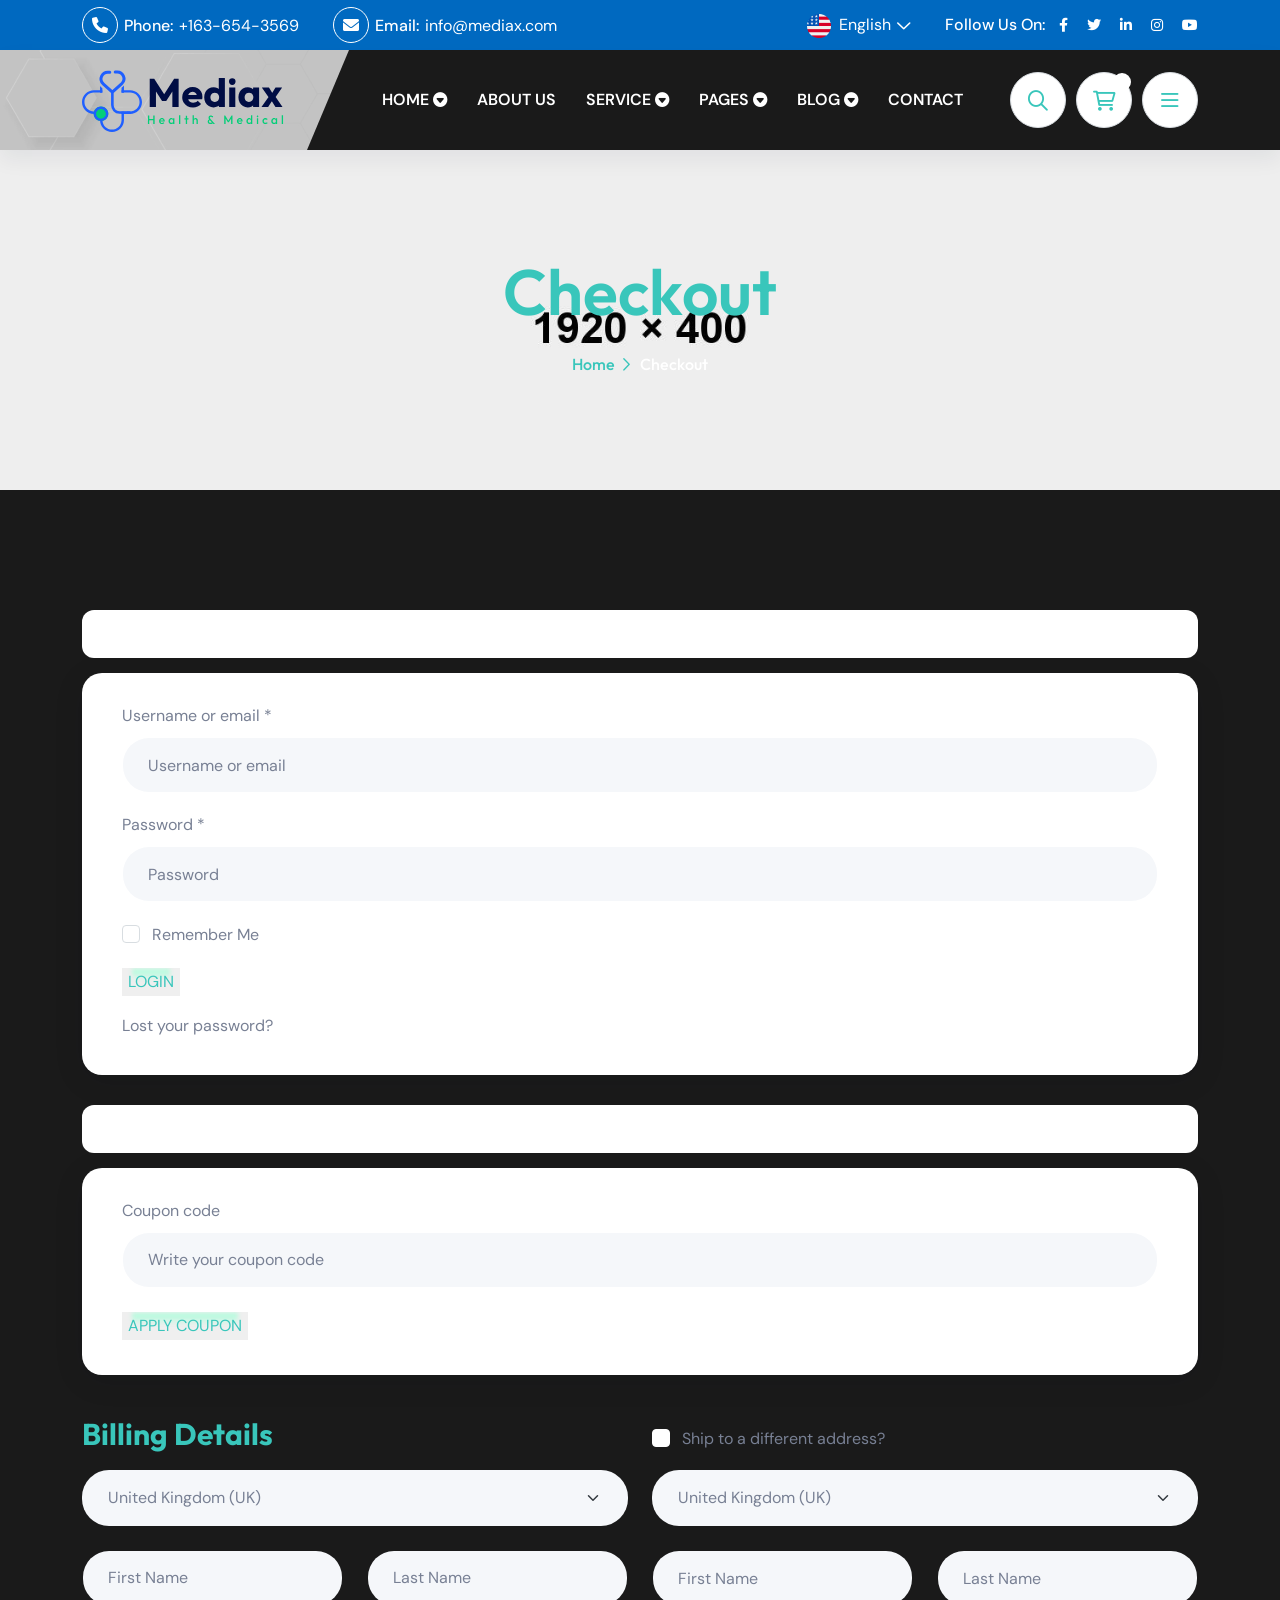
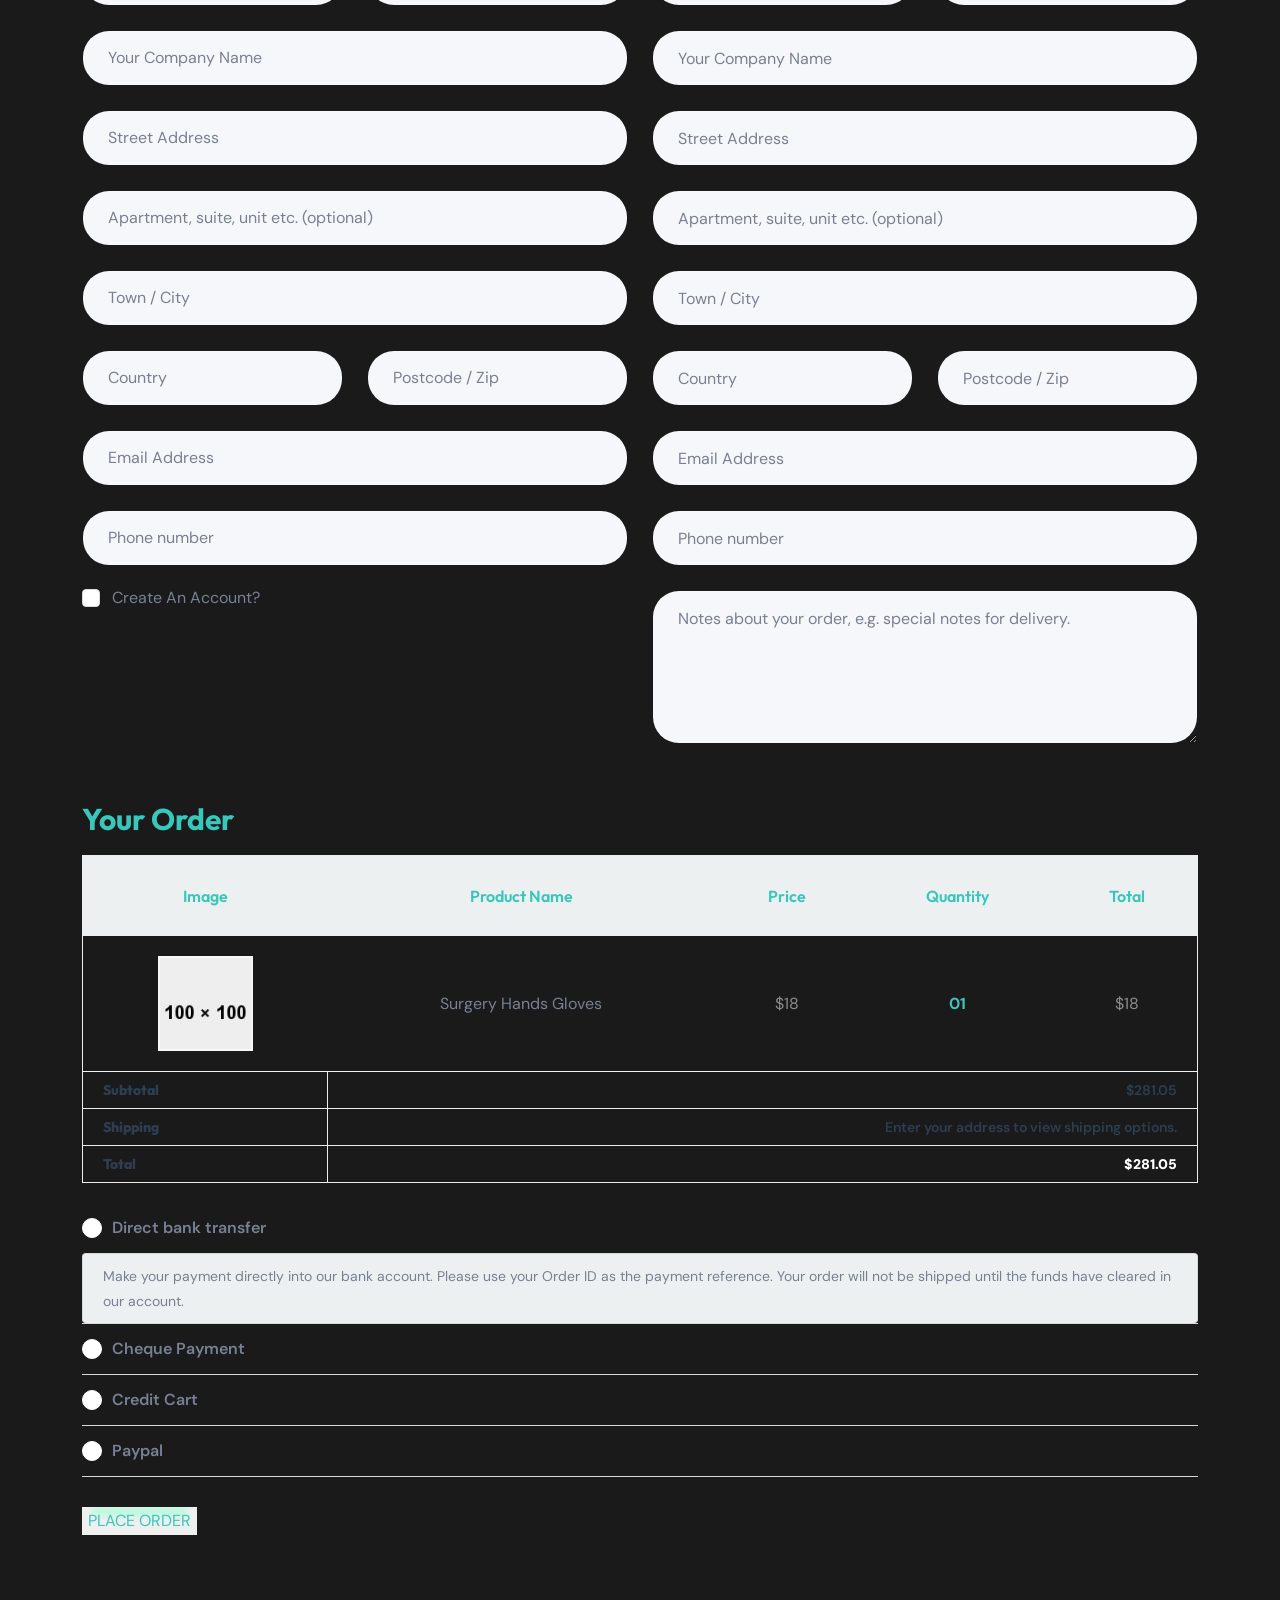
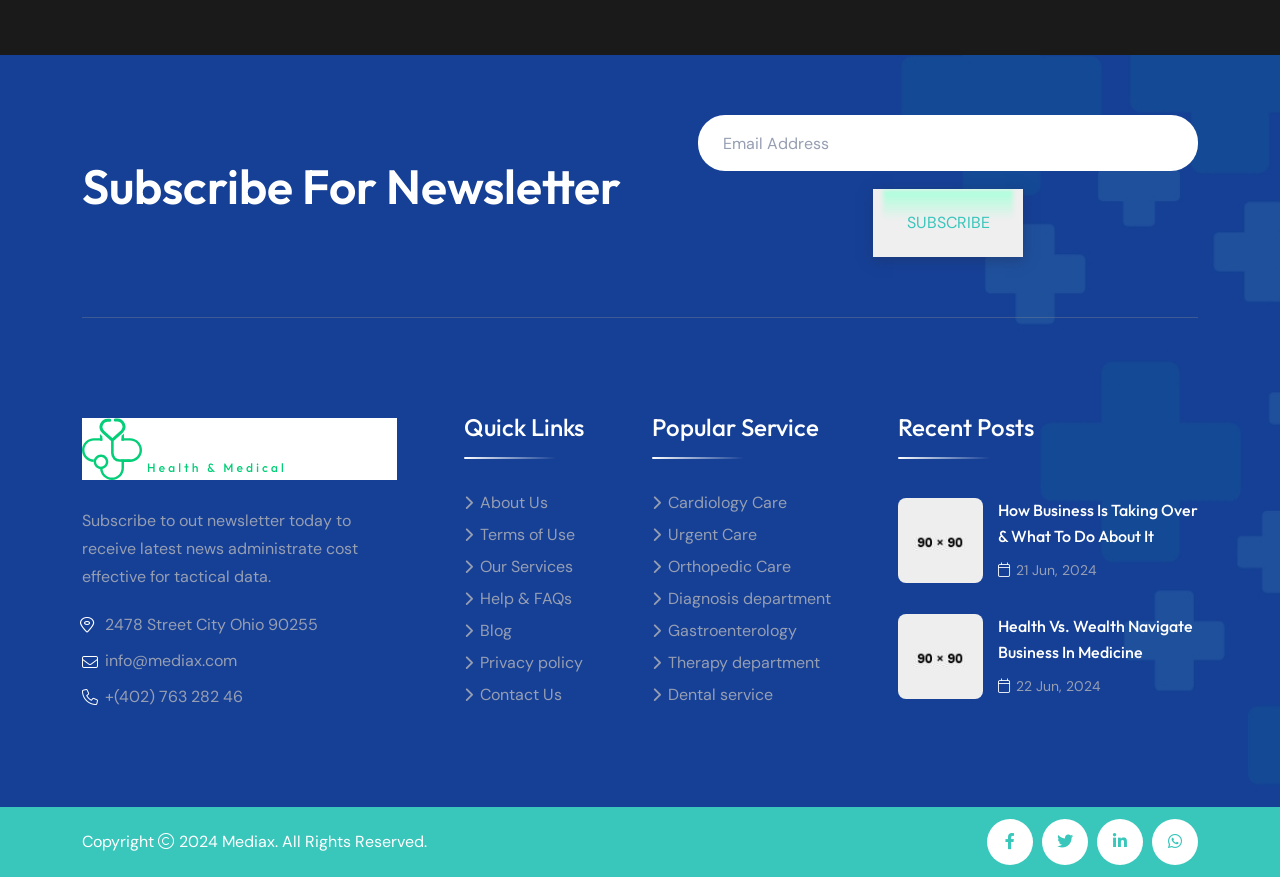
<file: Climbe Investimentos/checkout.html>
<!doctype html>
<html class="no-js" lang="zxx">

<head>
    <meta charset="utf-8">
    <meta http-equiv="x-ua-compatible" content="ie=edge">
    <title>Mediax - Health & Medical HTML Template - Checkout</title>
    <meta name="author" content="Mediax">
    <meta name="description" content="Mediax - Health & Medical HTML Template">
    <meta name="keywords" content="Mediax - Health & Medical HTML Template">
    <meta name="robots" content="INDEX,FOLLOW">

    <!-- Mobile Specific Metas -->
    <meta name="viewport" content="width=device-width, initial-scale=1, shrink-to-fit=no">

    <!-- Favicons - Place favicon.ico in the root directory -->
    <link rel="apple-touch-icon" sizes="57x57" href="assets/img/favicons/apple-icon-57x57.png">
    <link rel="apple-touch-icon" sizes="60x60" href="assets/img/favicons/apple-icon-60x60.png">
    <link rel="apple-touch-icon" sizes="72x72" href="assets/img/favicons/apple-icon-72x72.png">
    <link rel="apple-touch-icon" sizes="76x76" href="assets/img/favicons/apple-icon-76x76.png">
    <link rel="apple-touch-icon" sizes="114x114" href="assets/img/favicons/apple-icon-114x114.png">
    <link rel="apple-touch-icon" sizes="120x120" href="assets/img/favicons/apple-icon-120x120.png">
    <link rel="apple-touch-icon" sizes="144x144" href="assets/img/favicons/apple-icon-144x144.png">
    <link rel="apple-touch-icon" sizes="152x152" href="assets/img/favicons/apple-icon-152x152.png">
    <link rel="apple-touch-icon" sizes="180x180" href="assets/img/favicons/apple-icon-180x180.png">
    <link rel="icon" type="image/png" sizes="192x192" href="assets/img/favicons/android-icon-192x192.png">
    <link rel="icon" type="image/png" sizes="32x32" href="assets/img/favicons/favicon-32x32.png">
    <link rel="icon" type="image/png" sizes="96x96" href="assets/img/favicons/favicon-96x96.png">
    <link rel="icon" type="image/png" sizes="16x16" href="assets/img/favicons/favicon-16x16.png">
    <link rel="manifest" href="assets/img/favicons/manifest.json">
    <meta name="msapplication-TileColor" content="#ffffff">
    <meta name="msapplication-TileImage" content="assets/img/favicons/ms-icon-144x144.png">
    <meta name="theme-color" content="#ffffff">

    <!--==============================
	  Google Fonts
	============================== -->
    <link rel="preconnect" href="https://fonts.googleapis.com">
    <link rel="preconnect" href="https://fonts.gstatic.com" crossorigin>
    <link href="https://fonts.googleapis.com/css2?family=DM+Sans:opsz,wght@9..40,100;9..40,200;9..40,300;9..40,400;9..40,500;9..40,600;9..40,700;9..40,800&family=Outfit:wght@300;400;500;600;700;800;900&display=swap" rel="stylesheet">

    <!--==============================
	    All CSS File
	============================== -->
    <!-- Bootstrap -->
    <link rel="stylesheet" href="assets/css/bootstrap.min.css">
    <!-- Fontawesome Icon -->
    <link rel="stylesheet" href="assets/css/fontawesome.min.css">
    <!-- Magnific Popup -->
    <link rel="stylesheet" href="assets/css/magnific-popup.min.css">
    <!-- Swiper Js -->
    <link rel="stylesheet" href="assets/css/swiper-bundle.min.css">
    <!-- datetimepicker -->
    <link rel="stylesheet" href="assets/css/jquery.datetimepicker.min.css">
    <!-- Theme Custom CSS -->
    <link rel="stylesheet" href="assets/css/style.css">

</head>

<body>

    <!--[if lte IE 9]>
    	<p class="browserupgrade">You are using an <strong>outdated</strong> browser. Please <a href="https://browsehappy.com/">upgrade your browser</a> to improve your experience and security.</p>
  	<![endif]-->


    <!--********************************
   		Code Start From Here 
	******************************** -->

    <!--==============================
     Preloader
  ==============================-->
    <div class="preloader ">
        <button class="th-btn preloaderCls">Cancel Preloader </button>
        <div class="preloader-inner">
            <div class="loader"></div>
        </div>
    </div><!--==============================
    Sidemenu
============================== -->
    <div class="sidemenu-wrapper sidemenu-cart ">
        <div class="sidemenu-content">
            <button class="closeButton sideMenuCls"><i class="far fa-times"></i></button>
            <div class="widget woocommerce widget_shopping_cart">
                <h3 class="widget_title">Shopping cart</h3>
                <div class="widget_shopping_cart_content">
                    <ul class="woocommerce-mini-cart cart_list product_list_widget ">
                        <li class="woocommerce-mini-cart-item mini_cart_item">
                            <a href="#" class="remove remove_from_cart_button"><i class="far fa-times"></i></a>
                            <a href="#"><img src="assets/img/product/product_thumb_1_1.jpg" alt="Cart Image">Surgery Hands Gloves</a>
                            <span class="quantity">1 ×
                                <span class="woocommerce-Price-amount amount">
                                    <span class="woocommerce-Price-currencySymbol">$</span>940.00</span>
                            </span>
                        </li>
                        <li class="woocommerce-mini-cart-item mini_cart_item">
                            <a href="#" class="remove remove_from_cart_button"><i class="far fa-times"></i></a>
                            <a href="#"><img src="assets/img/product/product_thumb_1_2.jpg" alt="Cart Image">D-Ribose Drug Medicine</a>
                            <span class="quantity">1 ×
                                <span class="woocommerce-Price-amount amount">
                                    <span class="woocommerce-Price-currencySymbol">$</span>899.00</span>
                            </span>
                        </li>
                        <li class="woocommerce-mini-cart-item mini_cart_item">
                            <a href="#" class="remove remove_from_cart_button"><i class="far fa-times"></i></a>
                            <a href="#"><img src="assets/img/product/product_thumb_1_3.jpg" alt="Cart Image">CAD Dentistry Prosthesis</a>
                            <span class="quantity">1 ×
                                <span class="woocommerce-Price-amount amount">
                                    <span class="woocommerce-Price-currencySymbol">$</span>756.00</span>
                            </span>
                        </li>
                        <li class="woocommerce-mini-cart-item mini_cart_item">
                            <a href="#" class="remove remove_from_cart_button"><i class="far fa-times"></i></a>
                            <a href="#"><img src="assets/img/product/product_thumb_1_4.jpg" alt="Cart Image">Surgery Safety Mask</a>
                            <span class="quantity">1 ×
                                <span class="woocommerce-Price-amount amount">
                                    <span class="woocommerce-Price-currencySymbol">$</span>723.00</span>
                            </span>
                        </li>
                        <li class="woocommerce-mini-cart-item mini_cart_item">
                            <a href="#" class="remove remove_from_cart_button"><i class="far fa-times"></i></a>
                            <a href="#"><img src="assets/img/product/product_thumb_1_5.jpg" alt="Cart Image">Infrared Thermometers</a>
                            <span class="quantity">1 ×
                                <span class="woocommerce-Price-amount amount">
                                    <span class="woocommerce-Price-currencySymbol">$</span>1080.00</span>
                            </span>
                        </li>
                    </ul>
                    <p class="woocommerce-mini-cart__total total">
                        <strong>Subtotal:</strong>
                        <span class="woocommerce-Price-amount amount">
                            <span class="woocommerce-Price-currencySymbol">$</span>4398.00</span>
                    </p>
                    <p class="woocommerce-mini-cart__buttons buttons">
                        <a href="cart.html" class="th-btn wc-forward">View cart</a>
                        <a href="checkout.html" class="th-btn checkout wc-forward">Checkout</a>
                    </p>
                </div>
            </div>
        </div>
    </div><!--==============================
    Sidemenu
============================== -->
    <div class="sidemenu-wrapper sidemenu-info ">
        <div class="sidemenu-content">
            <button class="closeButton sideMenuCls"><i class="far fa-times"></i></button>
            <div class="widget  ">
                <div class="th-widget-about">
                    <div class="about-logo">
                        <a href="home-medical-clinic.html"><img src="assets/img/logo.svg" alt="Mediax"></a>
                    </div>
                    <p class="about-text">Subscribe to out newsletter today to receive latest news administrate cost effective for tactical data.</p>
                    <p class="footer-info">
                        <i class="fal fa-location-dot"></i>
                        2478 Street City Ohio 90255
                    </p>
                    <p class="footer-info">
                        <i class="fal fa-envelope"></i>
                        <a href="mailto:info@mediax.com" class="info-box_link">info@mediax.com</a>
                    </p>
                    <p class="footer-info">
                        <i class="fal fa-phone"></i>
                        <a href="tel:+40276328246" class="info-box_link">+(402) 763 282 46</a>
                    </p>
                    <div class="th-social">
                        <a href="https://www.facebook.com/"><i class="fab fa-facebook-f"></i></a>
                        <a href="https://www.twitter.com/"><i class="fab fa-twitter"></i></a>
                        <a href="https://www.linkedin.com/"><i class="fab fa-linkedin-in"></i></a>
                        <a href="https://www.whatsapp.com/"><i class="fab fa-whatsapp"></i></a>
                    </div>
                </div>
            </div>
            <div class="widget  ">
                <h3 class="widget_title">Let’s Stay In Touch</h3>
                <div class="newsletter-widget">
                    <p class="footer-text">Subscribe for newsletter</p>
                    <form action="#" class="newsletter-form">
                        <div class="form-group">
                            <input class="form-control" type="email" placeholder="Enter Email" required="">
                        </div>
                        <button type="submit" class="simple-icon"><i class="fa-solid fa-paper-plane"></i></button>
                    </form>
                    <div class="form-group">
                        <input type="checkbox" id="checkboxagree" name="checkboxagree">
                        <label for="checkboxagree">I agree with the terms & conditions</label>
                    </div>
                    <div class="btn-group">
                        <a href="https://play.google.com/" class="img-btn">
                            <img src="assets/img/normal/apple_store.png" alt="icon">
                        </a>
                        <a href="https://play.google.com/" class="img-btn">
                            <img src="assets/img/normal/play_store.png" alt="icon">
                        </a>
                    </div>
                </div>
            </div>
        </div>
    </div>
    <div class="popup-search-box d-none d-lg-block">
        <button class="searchClose"><i class="fal fa-times"></i></button>
        <form action="#">
            <input type="text" placeholder="What are you looking for?">
            <button type="submit"><i class="fal fa-search"></i></button>
        </form>
    </div><!--==============================
    Mobile Menu
  ============================== -->
    <div class="th-menu-wrapper">
        <div class="th-menu-area text-center">
            <button class="th-menu-toggle"><i class="fal fa-times"></i></button>
            <div class="mobile-logo">
                <a href="home-medical-clinic.html"><img src="assets/img/logo.svg" alt="Mediax"></a>
            </div>
            <div class="th-mobile-menu">
                <ul>
                    <li class="menu-item-has-children">
                        <a href="home-medical-clinic.html">Home</a>
                        <ul class="sub-menu">
                            <li><a href="home-medical-clinic.html">Medical Clinic</a></li>
                            <li><a href="home-dental-care.html">Dental Care</a></li>
                            <li><a href="home-medical-shop.html">Medical Shop</a></li>
                            <li><a href="home-ophthalmology.html">Home Ophthalmology</a></li>
                            <li><a href="home-pediatrics.html">Home Pediatrics</a></li>
                            <li><a href="home-gynecology.html">Home Gynecology</a></li>
                            <li><a href="home-aesthetic-dentistry.html">Aesthetic Dentistry</a></li>
                            <li><a href="home-medical-cosmetics.html">Medical Cosmetics</a></li>
                        </ul>
                    </li>
                    <li><a href="about.html">About Us</a></li>
                    <li class="menu-item-has-children">
                        <a href="#">Service</a>
                        <ul class="sub-menu">
                            <li><a href="service.html">Service</a></li>
                            <li><a href="service-details.html">Service Details</a></li>
                        </ul>
                    </li>
                    <li class="menu-item-has-children">
                        <a href="#">Pages</a>
                        <ul class="sub-menu">
                            <li class="menu-item-has-children">
                                <a href="#">Shop</a>
                                <ul class="sub-menu">
                                    <li><a href="shop.html">Shop</a></li>
                                    <li><a href="shop-details.html">Shop Details</a></li>
                                    <li><a href="cart.html">Cart Page</a></li>
                                    <li><a href="checkout.html">Checkout</a></li>
                                    <li><a href="wishlist.html">Wishlist</a></li>
                                </ul>
                            </li>
                            <li><a href="team.html">Team</a></li>
                            <li><a href="team-details.html">Team Details</a></li>
                            <li><a href="appointment.html">Appointments</a></li>
                            <li><a href="faq.html">Faq Page</a></li>
                            <li><a href="pricing.html">Pricing Plan</a></li>
                            <li><a href="error.html">Error Page</a></li>
                        </ul>
                    </li>
                    <li class="menu-item-has-children">
                        <a href="#">Blog</a>
                        <ul class="sub-menu">
                            <li><a href="blog.html">Blog</a></li>
                            <li><a href="blog-details.html">Blog Details</a></li>
                        </ul>
                    </li>
                    <li>
                        <a href="contact.html">Contact</a>
                    </li>
                </ul>
            </div>
        </div>
    </div><!--==============================
	Header Area
==============================-->
    <header class="th-header header-layout1">
        <div class="header-top">
            <div class="container">
                <div class="row justify-content-center justify-content-lg-between align-items-center gy-2">
                    <div class="col-auto d-none d-lg-block">
                        <div class="header-links">
                            <ul>
                                <li class="d-none d-sm-inline-block"><i class="fas fa-phone icon-btn"></i><b>Phone:</b> <a href="tel:+1636543569">+163-654-3569</a></li>
                                <li class="d-none d-sm-inline-block"><i class="fas fa-envelope icon-btn"></i><b>Email:</b> <a href="mailto:info@mediax.com">info@mediax.com</a></li>
                                <li class="d-none d-xxl-inline-block"><i class="fas fa-location-dot icon-btn"></i> 1 Barnes Jewish Hospital Plaza, United States</li>
                            </ul>
                        </div>
                    </div>
                    <div class="col-auto">
                        <div class="header-links">
                            <ul>
                                <li class="d-none d-md-inline-block">
                                    <div class="dropdown-link">
                                        <a class="dropdown-toggle" href="#" role="button" id="dropdownMenuLink1" data-bs-toggle="dropdown" aria-expanded="true"><img src="assets/img/icon/english.png" alt="icon"> English</a>
                                        <ul class="dropdown-menu" aria-labelledby="dropdownMenuLink1">
                                            <li>
                                                <a href="#">German</a>
                                                <a href="#">French</a>
                                                <a href="#">Italian</a>
                                                <a href="#">Latvian</a>
                                            </li>
                                        </ul>
                                    </div>
                                </li>
                                <li>
                                    <div class="social-links">
                                        <span class="social-title">Follow Us On: </span>
                                        <a href="https://www.facebook.com/"><i class="fab fa-facebook-f"></i></a>
                                        <a href="https://www.twitter.com/"><i class="fab fa-twitter"></i></a>
                                        <a href="https://www.linkedin.com/"><i class="fab fa-linkedin-in"></i></a>
                                        <a href="https://www.instagram.com/"><i class="fab fa-instagram"></i></a>
                                        <a href="https://www.youtube.com/"><i class="fab fa-youtube"></i></a>
                                    </div>
                                </li>
                            </ul>
                        </div>
                    </div>
                </div>
            </div>
        </div>
        <div class="sticky-wrapper">
            <!-- Main Menu Area -->
            <div class="menu-area">
                <div class="container">
                    <div class="row align-items-center justify-content-between">
                        <div class="col-auto">
                            <div class="header-logo">
                                <div class="logo-bg" data-bg-src="assets/img/bg/logo_bg_1.png"></div>
                                <a href="home-medical-clinic.html"><img src="assets/img/logo.svg" alt="Mediax"></a>
                            </div>
                        </div>
                        <div class="col-auto d-none d-lg-inline-block">
                            <nav class="main-menu d-none d-lg-inline-block">
                                <ul>
                                    <li class="menu-item-has-children">
                                        <a href="home-medical-clinic.html">Home</a>
                                        <ul class="sub-menu">
                                            <li><a href="home-medical-clinic.html">Medical Clinic</a></li>
                                            <li><a href="home-dental-care.html">Dental Care</a></li>
                                            <li><a href="home-medical-shop.html">Medical Shop</a></li>
                                            <li><a href="home-ophthalmology.html">Home Ophthalmology</a></li>
                                            <li><a href="home-pediatrics.html">Home Pediatrics</a></li>
                                            <li><a href="home-gynecology.html">Home Gynecology</a></li>
                                            <li><a href="home-aesthetic-dentistry.html">Aesthetic Dentistry</a></li>
                                            <li><a href="home-medical-cosmetics.html">Medical Cosmetics</a></li>
                                        </ul>
                                    </li>
                                    <li><a href="about.html">About Us</a></li>
                                    <li class="menu-item-has-children">
                                        <a href="#">Service</a>
                                        <ul class="sub-menu">
                                            <li><a href="service.html">Service</a></li>
                                            <li><a href="service-details.html">Service Details</a></li>
                                        </ul>
                                    </li>
                                    <li class="menu-item-has-children">
                                        <a href="#">Pages</a>
                                        <ul class="sub-menu">
                                            <li class="menu-item-has-children">
                                                <a href="#">Shop</a>
                                                <ul class="sub-menu">
                                                    <li><a href="shop.html">Shop</a></li>
                                                    <li><a href="shop-details.html">Shop Details</a></li>
                                                    <li><a href="cart.html">Cart Page</a></li>
                                                    <li><a href="checkout.html">Checkout</a></li>
                                                    <li><a href="wishlist.html">Wishlist</a></li>
                                                </ul>
                                            </li>
                                            <li><a href="team.html">Team</a></li>
                                            <li><a href="team-details.html">Team Details</a></li>
                                            <li><a href="appointment.html">Appointments</a></li>
                                            <li><a href="faq.html">Faq Page</a></li>
                                            <li><a href="pricing.html">Pricing Plan</a></li>
                                            <li><a href="error.html">Error Page</a></li>
                                        </ul>
                                    </li>
                                    <li class="menu-item-has-children">
                                        <a href="#">Blog</a>
                                        <ul class="sub-menu">
                                            <li><a href="blog.html">Blog</a></li>
                                            <li><a href="blog-details.html">Blog Details</a></li>
                                        </ul>
                                    </li>
                                    <li>
                                        <a href="contact.html">Contact</a>
                                    </li>
                                </ul>
                            </nav>
                        </div>
                        <div class="col-auto">
                            <div class="header-button">
                                <button type="button" class="icon-btn searchBoxToggler d-none d-xl-inline-block"><i class="far fa-search"></i></button>
                                <button type="button" class="icon-btn sideMenuCart">
                                    <span class="badge">5</span>
                                    <i class="far fa-cart-shopping"></i>
                                </button>
                                <a href="appointment.html" class="th-btn">Appointment Now</a>
                                <button type="button" class="icon-btn sideMenuInfo d-none d-xl-inline-block"><i class="far fa-bars"></i></button>
                                <button type="button" class="th-menu-toggle d-block d-lg-none"><i class="far fa-bars"></i></button>
                            </div>
                        </div>
                    </div>
                </div>
            </div>
        </div>
    </header>
    <!--==============================
    Breadcumb
============================== -->
    <div class="breadcumb-wrapper " data-bg-src="assets/img/bg/breadcumb-bg.jpg">
        <div class="container">
            <div class="breadcumb-content">
                <h1 class="breadcumb-title">Checkout</h1>
                <ul class="breadcumb-menu">
                    <li><a href="home-medical-clinic.html">Home</a></li>
                    <li>Checkout</li>
                </ul>
            </div>
        </div>
    </div><!--==============================
Checkout Arae
==============================-->
    <div class="th-checkout-wrapper space-top space-extra-bottom">
        <div class="container">
            <div class="woocommerce-form-login-toggle">
                <div class="woocommerce-info">Returning customer? <a href="#" class="showlogin">Click here to login</a>
                </div>
            </div>
            <div class="row">
                <div class="col-12">
                    <form action="#" class="woocommerce-form-login">
                        <div class="form-group">
                            <label>Username or email *</label>
                            <input type="text" class="form-control" placeholder="Username or email">
                        </div>
                        <div class="form-group">
                            <label>Password *</label>
                            <input type="text" class="form-control" placeholder="Password">
                        </div>
                        <div class="form-group">
                            <div class="custom-checkbox">
                                <input type="checkbox" id="remembermylogin">
                                <label for="remembermylogin">Remember Me</label>
                            </div>
                        </div>
                        <div class="form-group">
                            <button type="submit" class="th-btn">Login</button>
                            <p class="mt-3 mb-0"><a class="text-reset" href="#">Lost your password?</a></p>
                        </div>
                    </form>
                </div>
            </div>
            <div class="woocommerce-form-coupon-toggle">
                <div class="woocommerce-info">Have a coupon? <a href="#" class="showcoupon">Click here to enter your code</a> </div>
            </div>
            <div class="row">
                <div class="col-12">
                    <form action="#" class="woocommerce-form-coupon">
                        <div class="form-group">
                            <label>Coupon code</label>
                            <input type="text" class="form-control" placeholder="Write your coupon code">
                        </div>
                        <div class="form-group">
                            <button type="submit" class="th-btn">Apply coupon</button>
                        </div>
                    </form>
                </div>
            </div>
            <form action="#" class="woocommerce-checkout mt-40">
                <div class="row ">
                    <div class="col-lg-6">
                        <h2 class="h4">Billing Details</h2>
                        <div class="row">
                            <div class="col-12 form-group">
                                <select class="form-select">
                                    <option>United Kingdom (UK)</option>
                                    <option>United State (US)</option>
                                    <option>Equatorial Guinea (GQ)</option>
                                    <option>Australia (AU)</option>
                                    <option>Germany (DE)</option>
                                </select>
                            </div>
                            <div class="col-md-6 form-group">
                                <input type="text" class="form-control" placeholder="First Name">
                            </div>
                            <div class="col-md-6 form-group">
                                <input type="text" class="form-control" placeholder="Last Name">
                            </div>
                            <div class="col-12 form-group">
                                <input type="text" class="form-control" placeholder="Your Company Name">
                            </div>
                            <div class="col-12 form-group">
                                <input type="text" class="form-control" placeholder="Street Address">
                                <input type="text" class="form-control" placeholder="Apartment, suite, unit etc. (optional)">
                            </div>
                            <div class="col-12 form-group">
                                <input type="text" class="form-control" placeholder="Town / City">
                            </div>
                            <div class="col-md-6 form-group">
                                <input type="text" class="form-control" placeholder="Country">
                            </div>
                            <div class="col-md-6 form-group">
                                <input type="text" class="form-control" placeholder="Postcode / Zip">
                            </div>
                            <div class="col-12 form-group">
                                <input type="text" class="form-control" placeholder="Email Address">
                                <input type="text" class="form-control" placeholder="Phone number">
                            </div>
                            <div class="col-12 form-group">
                                <input type="checkbox" id="accountNewCreate">
                                <label for="accountNewCreate">Create An Account?</label>
                            </div>
                        </div>
                    </div>
                    <div class="col-lg-6">
                        <p id="ship-to-different-address">
                            <input id="ship-to-different-address-checkbox" type="checkbox" name="ship_to_different_address" value="1" checked>
                            <label for="ship-to-different-address-checkbox">
                                Ship to a different address?
                                <span class="checkmark"></span>
                            </label>
                        </p>
                        <div class="shipping_address">
                            <div class="row">
                                <div class="col-12 form-group">
                                    <select class="form-select">
                                        <option>United Kingdom (UK)</option>
                                        <option>United State (US)</option>
                                        <option>Equatorial Guinea (GQ)</option>
                                        <option>Australia (AU)</option>
                                        <option>Germany (DE)</option>
                                    </select>
                                </div>
                                <div class="col-md-6 form-group">
                                    <input type="text" class="form-control" placeholder="First Name">
                                </div>
                                <div class="col-md-6 form-group">
                                    <input type="text" class="form-control" placeholder="Last Name">
                                </div>
                                <div class="col-12 form-group">
                                    <input type="text" class="form-control" placeholder="Your Company Name">
                                </div>
                                <div class="col-12 form-group">
                                    <input type="text" class="form-control" placeholder="Street Address">
                                    <input type="text" class="form-control" placeholder="Apartment, suite, unit etc. (optional)">
                                </div>
                                <div class="col-12 form-group">
                                    <input type="text" class="form-control" placeholder="Town / City">
                                </div>
                                <div class="col-md-6 form-group">
                                    <input type="text" class="form-control" placeholder="Country">
                                </div>
                                <div class="col-md-6 form-group">
                                    <input type="text" class="form-control" placeholder="Postcode / Zip">
                                </div>
                                <div class="col-12 form-group">
                                    <input type="text" class="form-control" placeholder="Email Address">
                                    <input type="text" class="form-control" placeholder="Phone number">
                                </div>
                            </div>
                        </div>
                        <div class="col-12 form-group">
                            <textarea cols="20" rows="5" class="form-control" placeholder="Notes about your order, e.g. special notes for delivery."></textarea>
                        </div>
                    </div>
                </div>
            </form>
            <h4 class="mt-4 pt-lg-2">Your Order</h4>
            <form action="#" class="woocommerce-cart-form">
                <table class="cart_table mb-20">
                    <thead>
                        <tr>
                            <th class="cart-col-image">Image</th>
                            <th class="cart-col-productname">Product Name</th>
                            <th class="cart-col-price">Price</th>
                            <th class="cart-col-quantity">Quantity</th>
                            <th class="cart-col-total">Total</th>
                        </tr>
                    </thead>
                    <tbody>
                        <tr class="cart_item">
                            <td data-title="Product">
                                <a class="cart-productimage" href="shop-details.html"><img width="91" height="91" src="assets/img/product/product_thumb_1_1.jpg" alt="Image"></a>
                            </td>
                            <td data-title="Name">
                                <a class="cart-productname" href="shop-details.html">Surgery Hands Gloves</a>
                            </td>
                            <td data-title="Price">
                                <span class="amount"><bdi><span>$</span>18</bdi></span>
                            </td>
                            <td data-title="Quantity">
                                <strong class="product-quantity">01</strong>
                            </td>
                            <td data-title="Total">
                                <span class="amount"><bdi><span>$</span>18</bdi></span>
                            </td>
                        </tr>
                    </tbody>
                    <tfoot class="checkout-ordertable">
                        <tr class="cart-subtotal">
                            <th>Subtotal</th>
                            <td data-title="Subtotal" colspan="4"><span class="woocommerce-Price-amount amount"><bdi><span class="woocommerce-Price-currencySymbol">$</span>281.05</bdi></span></td>
                        </tr>
                        <tr class="woocommerce-shipping-totals shipping">
                            <th>Shipping</th>
                            <td data-title="Shipping" colspan="4"> Enter your address to view shipping options.
                            </td>
                        </tr>
                        <tr class="order-total">
                            <th>Total</th>
                            <td data-title="Total" colspan="4"><strong><span class="woocommerce-Price-amount amount"><bdi><span class="woocommerce-Price-currencySymbol">$</span>281.05</bdi></span></strong>
                            </td>
                        </tr>
                    </tfoot>
                </table>
            </form>
            <div class="mt-lg-3 mb-30">
                <div class="woocommerce-checkout-payment">
                    <ul class="wc_payment_methods payment_methods methods">
                        <li class="wc_payment_method payment_method_bacs">
                            <input id="payment_method_bacs" type="radio" class="input-radio" name="payment_method" value="bacs" checked="checked">
                            <label for="payment_method_bacs">Direct bank transfer</label>
                            <div class="payment_box payment_method_bacs">
                                <p>Make your payment directly into our bank account. Please use your Order ID as the payment reference. Your order will not be shipped until the funds have cleared in our account.
                                </p>
                            </div>
                        </li>
                        <li class="wc_payment_method payment_method_cheque">
                            <input id="payment_method_cheque" type="radio" class="input-radio" name="payment_method" value="cheque">
                            <label for="payment_method_cheque">Cheque Payment</label>
                            <div class="payment_box payment_method_cheque">
                                <p>Please send a check to Store Name, Store Street, Store Town, Store State / County, Store Postcode.</p>
                            </div>
                        </li>
                        <li class="wc_payment_method payment_method_cod">
                            <input id="payment_method_cod" type="radio" class="input-radio" name="payment_method">
                            <label for="payment_method_cod">Credit Cart</label>
                            <div class="payment_box payment_method_cod">
                                <p>Pay with cash upon delivery.</p>
                            </div>
                        </li>
                        <li class="wc_payment_method payment_method_paypal">
                            <input id="payment_method_paypal" type="radio" class="input-radio" name="payment_method" value="paypal">
                            <label for="payment_method_paypal">Paypal</label>
                            <div class="payment_box payment_method_paypal">
                                <p>Pay via PayPal; you can pay with your credit card if you don’t have a PayPal account.</p>
                            </div>
                        </li>
                    </ul>
                    <div class="form-row place-order">
                        <button type="submit" class="th-btn">Place order</button>
                    </div>
                </div>
            </div>
        </div>
    </div>
    <!--==============================
	Footer Area
==============================-->
    <footer class="footer-wrapper footer-layout1" data-bg-src="assets/img/bg/footer_bg_1.jpg">
        <div class="container z-index-common">
            <div class="newsletter-wrap">
                <div class="newsletter-content">
                    <h2 class="sec-title">Subscribe for newsletter</h2>
                </div>
                <form class="newsletter-form">
                    <div class="form-group">
                        <input class="form-control" type="email" placeholder="Email Address" required="">
                    </div>
                    <button type="submit" class="th-btn shadow-1">Subscribe</button>
                </form>
            </div>
        </div>
        <div class="widget-area">
            <div class="container">
                <div class="row justify-content-between">
                    <div class="col-md-6 col-xl-auto">
                        <div class="widget footer-widget">
                            <div class="th-widget-about">
                                <div class="about-logo">
                                    <a href="home-medical-clinic.html"><img src="assets/img/logo-footer.svg" alt="Mediax"></a>
                                </div>
                                <p class="about-text">Subscribe to out newsletter today to receive latest news administrate cost effective for tactical data.</p>
                                <p class="footer-info">
                                    <i class="fal fa-location-dot"></i>
                                    2478 Street City Ohio 90255
                                </p>
                                <p class="footer-info">
                                    <i class="fal fa-envelope"></i>
                                    <a href="mailto:info@mediax.com" class="info-box_link">info@mediax.com</a>
                                </p>
                                <p class="footer-info">
                                    <i class="fal fa-phone"></i>
                                    <a href="tel:+40276328246" class="info-box_link">+(402) 763 282 46</a>
                                </p>
                            </div>
                        </div>
                    </div>
                    <div class="col-md-6 col-xl-auto">
                        <div class="widget widget_nav_menu footer-widget">
                            <h3 class="widget_title">Quick Links</h3>
                            <div class="menu-all-pages-container">
                                <ul class="menu">
                                    <li><a href="about.html">About Us</a></li>
                                    <li><a href="about.html">Terms of Use</a></li>
                                    <li><a href="service.html">Our Services</a></li>
                                    <li><a href="faq.html">Help & FAQs</a></li>
                                    <li><a href="blog.html">Blog</a></li>
                                    <li><a href="about.html">Privacy policy</a></li>
                                    <li><a href="contact.html">Contact Us</a></li>
                                </ul>
                            </div>
                        </div>
                    </div>
                    <div class="col-md-6 col-xl-auto">
                        <div class="widget widget_nav_menu footer-widget">
                            <h3 class="widget_title">Popular service</h3>
                            <div class="menu-all-pages-container">
                                <ul class="menu">
                                    <li><a href="service-details.html">Cardiology Care</a></li>
                                    <li><a href="service-details.html">Urgent Care</a></li>
                                    <li><a href="service-details.html">Orthopedic Care</a></li>
                                    <li><a href="service-details.html">Diagnosis department</a></li>
                                    <li><a href="service-details.html">Gastroenterology</a></li>
                                    <li><a href="service-details.html">Therapy department</a></li>
                                    <li><a href="service-details.html">Dental service</a></li>
                                </ul>
                            </div>
                        </div>
                    </div>
                    <div class="col-md-6 col-xl-auto">
                        <div class="widget footer-widget">
                            <h3 class="widget_title">Recent Posts</h3>
                            <div class="recent-post-wrap">
                                <div class="recent-post">
                                    <div class="media-img">
                                        <a href="blog-details.html"><img src="assets/img/blog/recent-post-2-1.jpg" alt="Blog Image"></a>
                                    </div>
                                    <div class="media-body">
                                        <h4 class="post-title"><a class="text-inherit" href="blog-details.html">How Business Is Taking Over & What to Do About It</a></h4>
                                        <div class="recent-post-meta">
                                            <a href="blog.html"><i class="fal fa-calendar"></i>21 Jun, 2024</a>
                                        </div>
                                    </div>
                                </div>
                                <div class="recent-post">
                                    <div class="media-img">
                                        <a href="blog-details.html"><img src="assets/img/blog/recent-post-2-2.jpg" alt="Blog Image"></a>
                                    </div>
                                    <div class="media-body">
                                        <h4 class="post-title"><a class="text-inherit" href="blog-details.html">Health vs. Wealth Navigate Business in Medicine</a></h4>
                                        <div class="recent-post-meta">
                                            <a href="blog.html"><i class="fal fa-calendar"></i>22 Jun, 2024</a>
                                        </div>
                                    </div>
                                </div>
                            </div>
                        </div>
                    </div>
                </div>
            </div>
        </div>
        <div class="copyright-wrap">
            <div class="container">
                <div class="row gy-2 align-items-center">
                    <div class="col-md-7">
                        <p class="copyright-text">Copyright <i class="fal fa-copyright"></i> 2024 <a href="home-medical-clinic.html">Mediax</a>. All Rights Reserved.</p>
                    </div>
                    <div class="col-md-5 text-center text-md-end">
                        <div class="th-social">
                            <a href="https://www.facebook.com/"><i class="fab fa-facebook-f"></i></a>
                            <a href="https://www.twitter.com/"><i class="fab fa-twitter"></i></a>
                            <a href="https://www.linkedin.com/"><i class="fab fa-linkedin-in"></i></a>
                            <a href="https://www.whatsapp.com/"><i class="fab fa-whatsapp"></i></a>
                        </div>
                    </div>
                </div>
            </div>
        </div>
    </footer>

    <!--********************************
			Code End  Here 
	******************************** -->

    <!-- Scroll To Top -->
    <div class="scroll-top">
        <svg class="progress-circle svg-content" width="100%" height="100%" viewBox="-1 -1 102 102">
            <path d="M50,1 a49,49 0 0,1 0,98 a49,49 0 0,1 0,-98" style="transition: stroke-dashoffset 10ms linear 0s; stroke-dasharray: 307.919, 307.919; stroke-dashoffset: 307.919;"></path>
        </svg>
    </div>

    <!--==============================
    All Js File
============================== -->
    <!-- Jquery -->
    <script src="assets/js/vendor/jquery-3.7.1.min.js"></script>
    <!-- Swiper Js -->
    <script src="assets/js/swiper-bundle.min.js"></script>
    <!-- Bootstrap -->
    <script src="assets/js/bootstrap.min.js"></script>
    <!-- Magnific Popup -->
    <script src="assets/js/jquery.magnific-popup.min.js"></script>
    <!-- Counter Up -->
    <script src="assets/js/jquery.counterup.min.js"></script>
    <!-- datetimepicker -->
    <script src="assets/js/jquery.datetimepicker.min.js"></script>
    <!-- Range Slider -->
    <script src="assets/js/jquery-ui.min.js"></script>
    <!-- Isotope Filter -->
    <script src="assets/js/imagesloaded.pkgd.min.js"></script>
    <script src="assets/js/isotope.pkgd.min.js"></script>

    <!-- Main Js File -->
    <script src="assets/js/main.js"></script>
</body>

</html>
</file>
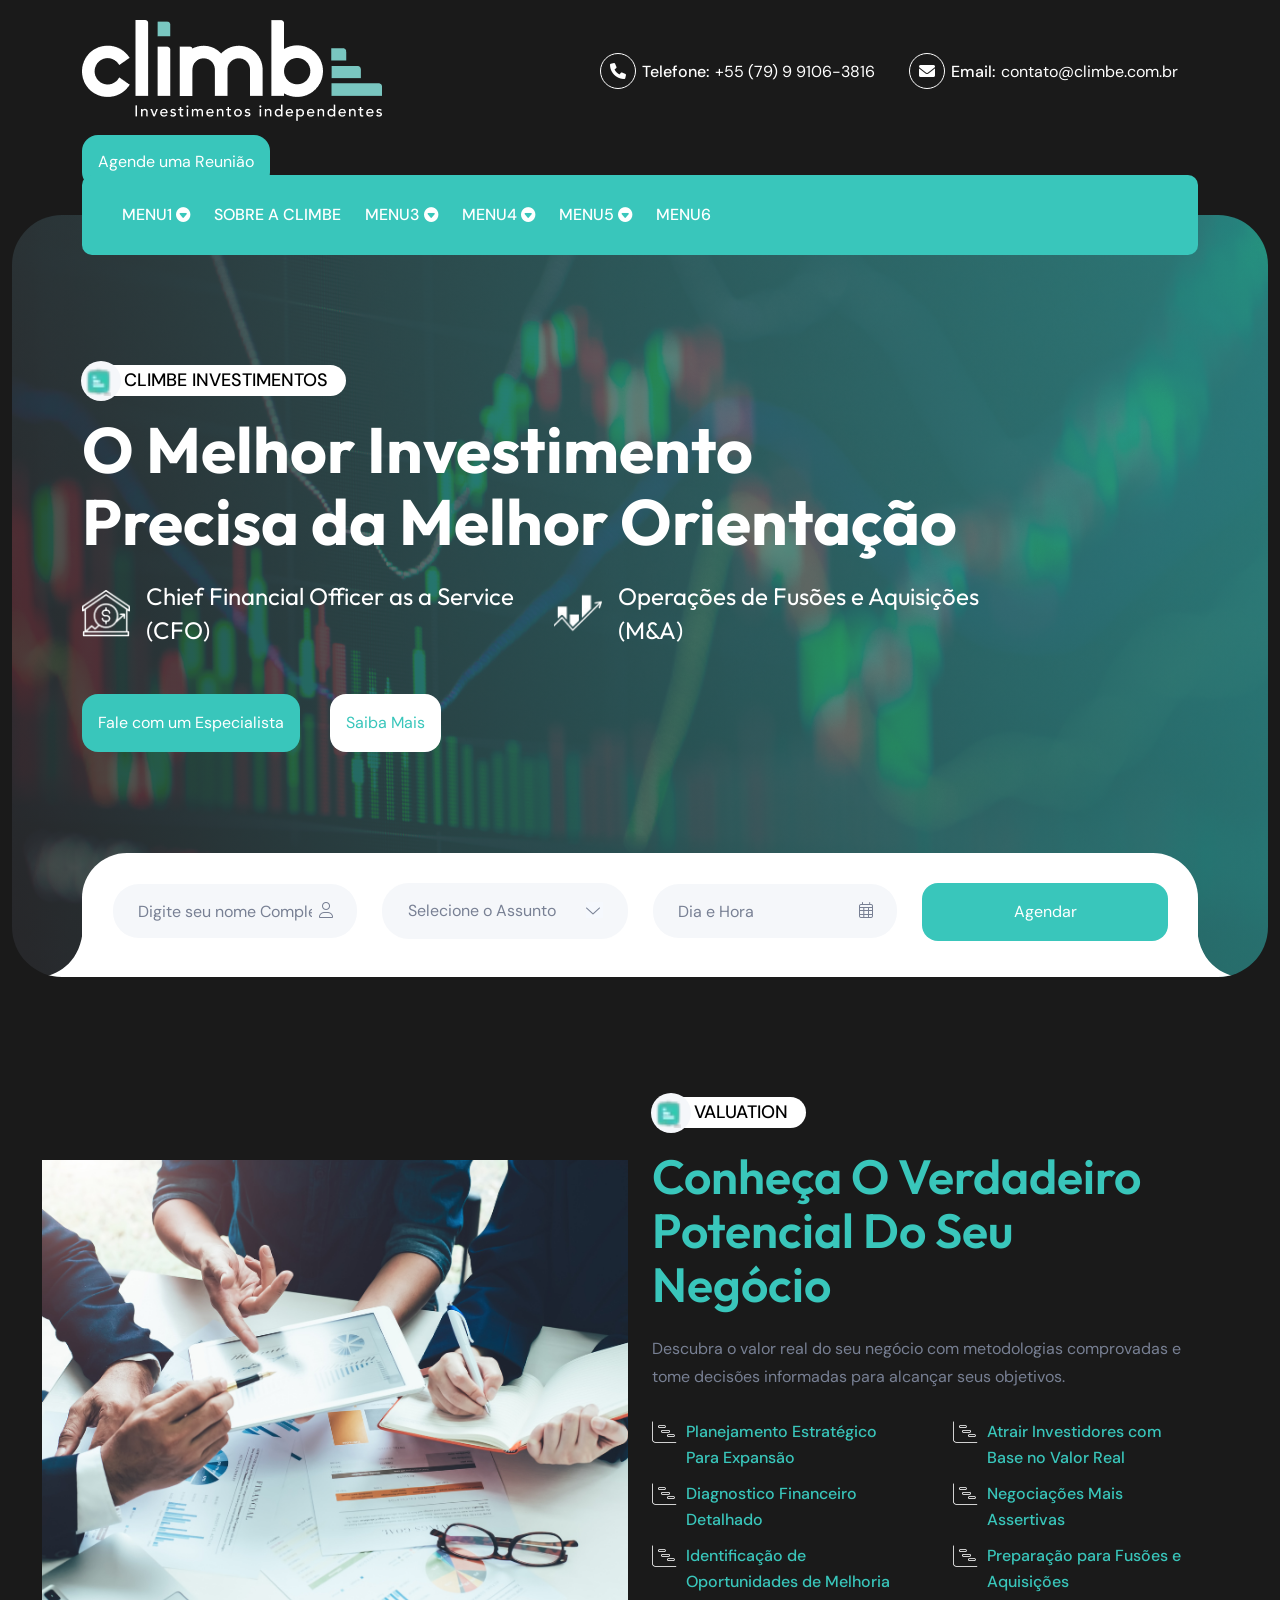
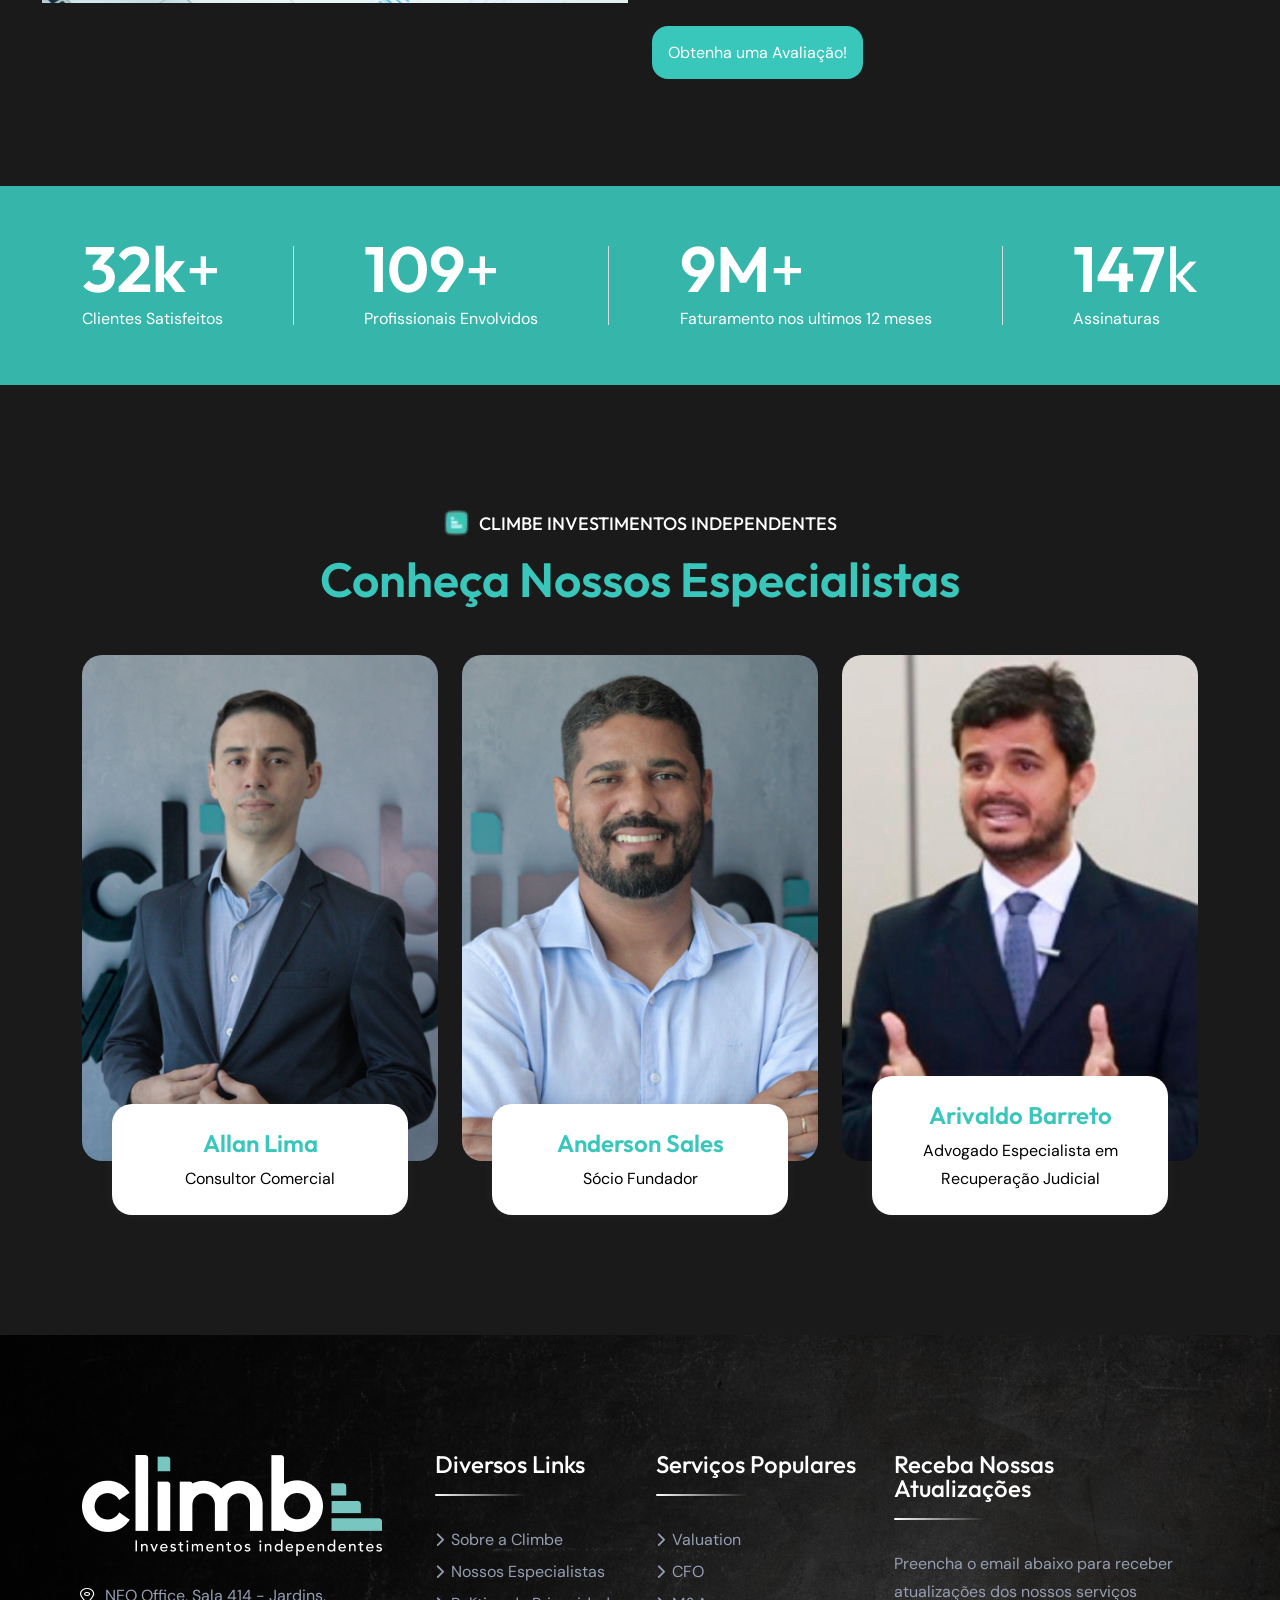
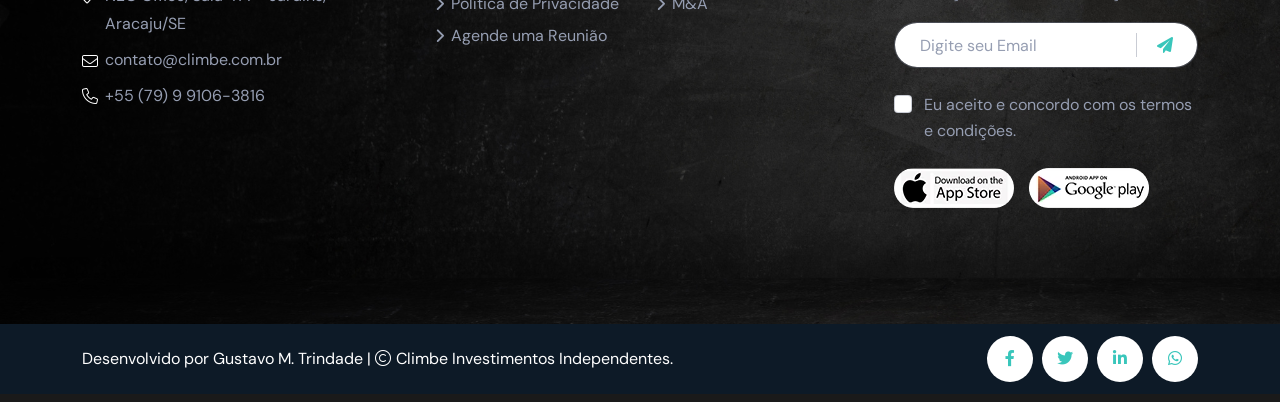
<file: Climbe Investimentos/climbe.html>
<!doctype html>
<html class="no-js" lang="zxx">

<head>
    <meta charset="utf-8">
    <meta http-equiv="x-ua-compatible" content="ie=edge">
    <title>Climbe Investimentos</title>
    <meta name="author" content="Climbe">
    <meta name="description" content="Climbe Investimentos">
    <meta name="keywords" content="Climbe Investimentos">
    <meta name="robots" content="INDEX,FOLLOW">

    <!-- Mobile Specific Metas -->
    <meta name="viewport" content="width=device-width, initial-scale=1, shrink-to-fit=no">

    <!-- Favicons - Place favicon.ico in the root directory -->
    <link rel="apple-touch-icon" sizes="57x57" href="assets/img/favicons/apple-icon-57x57.png">
    <link rel="apple-touch-icon" sizes="60x60" href="assets/img/favicons/apple-icon-60x60.png">
    <link rel="apple-touch-icon" sizes="72x72" href="assets/img/favicons/apple-icon-72x72.png">
    <link rel="apple-touch-icon" sizes="76x76" href="assets/img/favicons/apple-icon-76x76.png">
    <link rel="apple-touch-icon" sizes="114x114" href="assets/img/favicons/apple-icon-114x114.png">
    <link rel="apple-touch-icon" sizes="120x120" href="assets/img/favicons/apple-icon-120x120.png">
    <link rel="apple-touch-icon" sizes="144x144" href="assets/img/favicons/apple-icon-144x144.png">
    <link rel="apple-touch-icon" sizes="152x152" href="assets/img/favicons/apple-icon-152x152.png">
    <link rel="apple-touch-icon" sizes="180x180" href="assets/img/favicons/apple-icon-180x180.png">
    <link rel="icon" type="image/png" sizes="192x192" href="assets/img/favicons/android-icon-192x192.png">
    <link rel="icon" type="image/png" sizes="32x32" href="assets/img/favicons/favicon-32x32.png">
    <link rel="icon" type="image/png" sizes="96x96" href="assets/img/favicons/favicon-96x96.png">
    <link rel="icon" type="image/png" sizes="16x16" href="assets/img/favicons/favicon-16x16.png">
    <link rel="manifest" href="assets/img/favicons/manifest.json">
    <meta name="msapplication-TileColor" content="#ffffff">
    <meta name="msapplication-TileImage" content="assets/img/favicons/ms-icon-144x144.png">
    <meta name="theme-color" content="#ffffff">

    <!--==============================
	  Google Fonts
	============================== -->
    <link rel="preconnect" href="https://fonts.googleapis.com">
    <link rel="preconnect" href="https://fonts.gstatic.com" crossorigin>
    <link
        href="https://fonts.googleapis.com/css2?family=DM+Sans:opsz,wght@9..40,100;9..40,200;9..40,300;9..40,400;9..40,500;9..40,600;9..40,700;9..40,800&family=Outfit:wght@300;400;500;600;700;800;900&display=swap"
        rel="stylesheet">

    <!--==============================
	    All CSS File
	============================== -->
    <!-- Bootstrap -->
    <link rel="stylesheet" href="assets/css/bootstrap.min.css">
    <!-- Fontawesome Icon -->
    <link rel="stylesheet" href="assets/css/fontawesome.min.css">
    <!-- Magnific Popup -->
    <link rel="stylesheet" href="assets/css/magnific-popup.min.css">
    <!-- Swiper Js -->
    <link rel="stylesheet" href="assets/css/swiper-bundle.min.css">
    <!-- datetimepicker -->
    <link rel="stylesheet" href="assets/css/jquery.datetimepicker.min.css">
    <!-- Theme Custom CSS -->
    <link rel="stylesheet" href="assets/css/style.css">

</head>

<body>
<!--==============================
	Header Area
==============================-->
    <header class="th-header header-layout7">
        <div class="menu-top">
            <div class="container">
                <div class="row justify-content-center justify-content-lg-between align-items-center gy-2">
                    <div class="col-auto d-none d-lg-block">
                        <div class="header-logo">
                            <a href="climbe.html"><img src="../Climbe Investimentos/assets/Imagens/logoClimbe.png"
                                    alt="Mediax"></a>
                        </div>
                    </div>
                    <div class="col-auto d-none d-lg-block ms-auto me-4 pe-2">
                        <div class="header-links">
                            <ul>
                                <li class="d-none d-sm-inline-block"><i
                                        class="fas fa-phone icon-btn"></i><b>Telefone:</b> <a
                                        href="tel:+79991063816">+55 (79) 9 9106-3816</a></li>
                                <li class="d-none d-xl-inline-block"><i
                                        class="fas fa-envelope icon-btn"></i><b>Email:</b> <a
                                        href="mailto:contato@climbe.com.br">contato@climbe.com.br</a></li>
                            </ul>
                        </div>
                    </div>
                    <div class="col-auto d-none d-lg-block">
                        <a href="#" class="climbeBtn">Agende uma Reunião</a>
                    </div>
                </div>
            </div>
        </div>
        <div class="sticky-wrapper">
            <div class="container">
                <div class="menu-area">
                    <div class="row align-items-center justify-content-between">
                        <div class="col-auto d-none d-lg-inline-block">
                            <nav class="main-menu menu-style1">
                                <ul>
                                    <li class="menu-item-has-children">
                                        <a href="#">menu1</a>

                                        <ul class="sub-menu">
                                            <li><a href="#">submenu1</a></li>
                                            <li><a href="#">submenu2</a></li>
                                            <li><a href="#">submenu3</a></li>
                                            <li><a href="#">submenu4</a></li>
                                            <li><a href="#">submenu5</a></li>
                                            <li><a href="#">submenu6</a></li>
                                            <li><a href="#">submenu7</a></li>
                                            <li><a href="#">submenu18</a></li>
                                        </ul>
                                    </li>
                                    <li><a href="#">Sobre a Climbe</a></li>
                                    <li class="menu-item-has-children">
                                        <a href="#">menu3</a>
                                        <ul class="sub-menu">
                                            <li><a href="#">submenu1</a></li>
                                            <li><a href="#">submenu2</a></li>
                                        </ul>
                                    </li>
                                    <li class="menu-item-has-children">
                                        <a href="#">menu4</a>
                                        <ul class="sub-menu">
                                            <li class="menu-item-has-children">
                                                <a href="#">submenu1</a>
                                                <ul class="sub-menu">
                                                    <li><a href="#">subsubmenu1</a></li>
                                                    <li><a href="#">subsubmenu2</a></li>
                                                    <li><a href="#">subsubmenu3</a></li>
                                                    <li><a href="#">subsubmenu4</a></li>
                                                    <li><a href="#">subsubmenu5</a></li>
                                                </ul>
                                            </li>
                                            <li><a href="#">submenu1</a></li>
                                            <li><a href="#">submenu2</a></li>
                                            <li><a href="#">submenu3</a></li>
                                            <li><a href="#">submenu4</a></li>
                                            <li><a href="#">submenu5</a></li>
                                            <li><a href="#">submenu6</a></li>
                                        </ul>
                                    </li>
                                    <li class="menu-item-has-children">
                                        <a href="#">menu5</a>
                                        <ul class="sub-menu">
                                            <li><a href="#">submenu1</a></li>
                                            <li><a href="#">submenu2</a></li>
                                        </ul>
                                    </li>
                                    <li>
                                        <a href="#">menu6</a>
                                    </li>
                                </ul>
                            </nav>
                        </div>
                    </div>
                </div>
            </div>
        </div>
    </header>

    <!--==============================
Hero Area
==============================-->
    <div class="th-hero-wrapper hero-7" id="hero">
        <div class="swiper th-slider" id="heroSlide7" data-slider-options='{"effect":"fade","autoHeight":true}'>
            <div class="swiper-wrapper">
                <div class="swiper-slide">
                    <div class="hero-inner">
                        <div class="th-hero-bg" data-bg-src="assets/Imagens/heroClimbe.png"></div>
                        <div class="container">
                            <div class="hero-style7">
                                <span class="sub-title4" data-ani="slideinup" data-ani-delay="0.2s"
                                    style="color: #000;"><img src="assets/Imagens/favicon/Faviconsemfundo.png"
                                        alt="iconeClimbe" width="25rem">Climbe Investimentos</span>
                                <h1 class="hero-title">
                                    <span class="title1" data-ani="slideinup" data-ani-delay="0.3s">O Melhor
                                        Investimento</span>
                                    <span class="title2" data-ani="slideinup" data-ani-delay="0.4s">Precisa da Melhor
                                        Orientação</span>
                                </h1>
                                <div class="hero-feature-wrap" data-ani="slideinup" data-ani-delay="0.5s">
                                    <div class="hero-feature">
                                        <div class="box-icon">
                                            <img src="assets/Imagens/iconeFront2.png" alt="icon"
                                                style="height: auto; width:3rem !important;">

                                        </div>
                                        <h3 class="box-title">Chief Financial Officer as a Service <br> (CFO)</h3>
                                    </div>
                                    <div class="hero-feature">
                                        <div class="box-icon">
                                            <img src="assets/Imagens/iconeFront1.png" alt="icon"
                                                style="height: auto; width: 3rem !important;">
                                        </div>
                                        <h3 class="box-title">Operações de Fusões e Aquisições <br> (M&A)</h3>
                                    </div>
                                </div>
                                <div class="btn-group justify-content-center" data-ani="slideinup"
                                    data-ani-delay="0.6s">
                                    <a href="#" class="climbeBtn">Fale com um Especialista</a>
                                    <a href="#" class="climbe2">Saiba Mais</a>
                                </div>
                            </div>
                        </div>

                    </div>
                </div>
            </div>
        </div>
        <div class="hero-appointment-wrap">
            <div class="container">
                <form class="hero-appointment">
                    <div class="row">
                        <div class="form-group col-lg-3 col-sm-6">
                            <input type="text" class="form-control" name="name" id="name"
                                placeholder="Digite seu nome Completo">
                            <i class="fal fa-user"></i>
                        </div>
                        <div class="form-group col-lg-3 col-sm-6">
                            <select name="subject" id="subject" class="form-select">
                                <option value="" disabled selected hidden>Selecione o Assunto</option>
                                <option value="assunto1">assunto1</option>
                                <option value="assunto2">assunto2</option>
                                <option value="assunto3">assunto3</option>
                                <option value="assunto4">assunto4</option>
                                <option value="assunto5">assunto5</option>
                            </select>
                            <i class="fal fa-chevron-down"></i>
                        </div>
                        <div class="form-group col-lg-3 col-sm-6">
                            <input type="text" class="date-time-pick form-control" name="date-time" id="date-time-pick"
                                placeholder="Dia e Hora">
                            <i class="fal fa-calendar-alt"></i>
                        </div>
                        <div class="form-btn col-lg-3 col-sm-6">
                            <button class="climbeBtn w-100 style4">Agendar</button>
                        </div>
                    </div>
                    <p class="form-messages mb-0 mt-3"></p>
                </form>
            </div>
        </div>
    </div>
    <!--======== / Hero Section ========-->
    <!--==============================
About Area  
==============================-->
    <div class="space" id="about-sec">
        <div class="container">
            <div class="row align-items-center">
                <div class="col-xl-6">
                    <div class="img-box8">
                        <img src="assets/Imagens/valuation.png" alt="About">
                    </div>
                </div>
                <div class="col-xl-6 mt-30 mt-xl-0 text-center text-xl-start">
                    <div class="title-area mb-32">
                        <span class="sub-title4" style="color: #000;"><img
                                src="assets/Imagens/favicon/Faviconsemfundo.png" alt="iconeClimbe"
                                width="25rem">Valuation</span>
                        <h2 class="sec-title">Conheça o Verdadeiro Potencial do Seu Negócio</h2>
                        <p class="sec-text">Descubra o valor real do seu negócio com metodologias comprovadas e tome
                            decisões informadas para alcançar seus objetivos.</p>
                    </div>
                    <div class="mb-35 mt-n1">
                        <div class="checklist style2 list-two-column">
                            <ul>
                                <li><i class="fa-thin fa-chart-gantt"></i> Planejamento Estratégico Para Expansão</li>
                                <li><i class="fa-thin fa-chart-gantt"></i> Atrair Investidores com Base no Valor Real
                                </li>
                                <li><i class="fa-thin fa-chart-gantt"></i> Diagnostico Financeiro Detalhado</li>
                                <li><i class="fa-thin fa-chart-gantt"></i> Negociações Mais Assertivas</li>
                                <li><i class="fa-thin fa-chart-gantt"></i> Identificação de Oportunidades de Melhoria
                                </li>
                                <li><i class="fa-thin fa-chart-gantt"></i> Preparação para Fusões e Aquisições</li>
                            </ul>
                        </div>
                    </div>
                    <div>
                        <a href="#" class="climbeBtn style4">Obtenha uma Avaliação!</a>
                    </div>
                </div>
            </div>
        </div>
    </div>


    <!--==============================
Counter Area  
==============================-->
    <div class="counter-sec2 " data-overlay="title" data-opacity="9">
        <div class="container">
            <div class="counter-card-wrap">
                <div class="counter-card">
                    <h2 class="box-number">
                        <span class="number"><span class="counter-number">69</span>k</span><span class="plus">+</span>
                    </h2>
                    <p class="box-text">Clientes Satisfeitos</p>
                </div>
                <div class="divider"></div>
                <div class="counter-card">
                    <h2 class="box-number">
                        <span class="number"><span class="counter-number">236</span></span><span class="plus">+</span>
                    </h2>
                    <p class="box-text">Profissionais Envolvidos</p>
                </div>
                <div class="divider"></div>
                <div class="counter-card">
                    <h2 class="box-number">
                        <span class="number"><span class="counter-number">19</span>M</span><span class="plus">+</span>
                    </h2>
                    <p class="box-text">Faturamento nos ultimos 12 meses</p>
                </div>
                <div class="divider"></div>
                <div class="counter-card">
                    <h2 class="box-number">
                        <span class="number"><span class="counter-number">320</span></span><span class="plus">k</span>
                    </h2>
                    <p class="box-text">Assinaturas</p>
                </div>
                <div class="divider"></div>
            </div>
        </div>
    </div>
    <!--==============================
        Team Area  
    ==============================-->
    <section class="space">
        <div class="container">
            <div class="title-area text-center">
                <span class="sub-title"><img src="assets/Imagens/favicon/Faviconsemfundo.png" width="25rem" alt="shape">Climbe Investimentos Independentes</span>
                <h2 class="sec-title">Conheça Nossos Especialistas</h2>
            </div>
            <div class="slider-area">
                <div class="swiper th-slider has-shadow" id="teamSlider5"
                    data-slider-options='{"breakpoints":{"0":{"slidesPerView":1},"576":{"slidesPerView":"2"},"768":{"slidesPerView":"2"},"992":{"slidesPerView":"3"},"1200":{"slidesPerView":"3"}}}'>
                    <div class="swiper-wrapper">
                        <!-- Single Item -->
                        <div class="swiper-slide">
                            <div class="th-team team-member">
                                <div class="box-img">
                                    <img src="assets/Imagens/colaboradores/allanLima.png" alt="Team">
                                </div>
                                <div class="box-content">
                                    <h3 class="box-title"><a href="#">Allan Lima</a></h3>
                                    <p class="box-text" style="color: #000;">Consultor Comercial</p>
                                    <div class="th-social">
                                        <a target="_blank" href="https://linkedin.com/"><i
                                                class="fab fa-linkedin-in"></i></a>
                                    </div>
                                </div>
                            </div>
                        </div>

                        <!-- Single Item -->
                        <div class="swiper-slide">
                            <div class="th-team team-member">
                                <div class="box-img">
                                    <img src="assets/Imagens/colaboradores/andersonSales.png" alt="Team">
                                </div>
                                <div class="box-content">
                                    <h3 class="box-title"><a href="#">Anderson Sales</a></h3>
                                    <p class="box-text" style="color: #000;">Sócio Fundador</p>
                                    <div class="th-social">
                                        <a target="_blank" href="https://linkedin.com/"><i
                                                class="fab fa-linkedin-in"></i></a>
                                    </div>
                                </div>
                            </div>
                        </div>

                        <!-- Single Item -->
                        <div class="swiper-slide">
                            <div class="th-team team-member">
                                <div class="box-img">
                                    <img src="assets/Imagens/colaboradores/arivaldo.png" alt="Team">
                                </div>
                                <div class="box-content">
                                    <h3 class="box-title"><a href="#">Arivaldo Barreto</a></h3>
                                    <p class="box-text" style="color: #000;">Advogado Especialista em Recuperação Judicial</p>
                                    <div class="th-social">
                                        <a target="_blank" href="https://linkedin.com/"><i
                                                class="fab fa-linkedin-in"></i></a>
                                    </div>
                                </div>
                            </div>
                        </div>

                        <!-- Single Item -->
                        <div class="swiper-slide">
                            <div class="th-team team-member">
                                <div class="box-img">
                                    <img src="assets/Imagens/colaboradores/augustoCesar.png" alt="Team">
                                </div>
                                <div class="box-content">
                                    <h3 class="box-title"><a href="#">Augusto César</a></h3>
                                    <p class="box-text" style="color: #000;">Consultor Empresarial</p>
                                    <div class="th-social">
                                        <a target="_blank" href="https://linkedin.com/"><i
                                                class="fab fa-linkedin-in"></i></a>
                                    </div>
                                </div>
                            </div>
                        </div>

                        <!-- Single Item -->
                        <div class="swiper-slide">
                            <div class="th-team team-member">
                                <div class="box-img">
                                    <img src="assets/Imagens/colaboradores/daviMarques.png" alt="Team">
                                </div>
                                <div class="box-content">
                                    <h3 class="box-title"><a href="#">Davi Marques</a></h3>
                                    <p class="box-text" style="color: #000;">Consultor Empresarial</p>
                                    <div class="th-social">
                                        <a target="_blank" href="https://linkedin.com/"><i
                                                class="fab fa-linkedin-in"></i></a>
                                    </div>
                                </div>
                            </div>
                        </div>

                        <!-- Single Item -->
                        <div class="swiper-slide">
                            <div class="th-team team-member">
                                <div class="box-img">
                                    <img src="assets/Imagens/colaboradores/felipeTrindade.png" alt="Team">
                                </div>
                                <div class="box-content">
                                    <h3 class="box-title"><a href="#">Felipe Trindade</a></h3>
                                    <p class="box-text" style="color: #000;">Analista CNPI</p>
                                    <div class="th-social">
                                        <a target="_blank" href="https://linkedin.com/"><i
                                                class="fab fa-linkedin-in"></i></a>
                                    </div>
                                </div>
                            </div>
                        </div>
                        <!-- Single Item -->
                        <div class="swiper-slide">
                            <div class="th-team team-member">
                                <div class="box-img">
                                    <img src="assets/Imagens/colaboradores/gabriel.png" alt="Team">
                                </div>
                                <div class="box-content">
                                    <h3 class="box-title"><a href="#">Gabriel Carvalho</a></h3>
                                    <p class="box-text" style="color: #000;">Analista de Dados</p>
                                    <div class="th-social">
                                        <a target="_blank" href="https://linkedin.com/"><i
                                                class="fab fa-linkedin-in"></i></a>
                                    </div>
                                </div>
                            </div>
                        </div>
                        <!-- Single Item -->
                        <div class="swiper-slide">
                            <div class="th-team team-member">
                                <div class="box-img">
                                    <img src="assets/Imagens/colaboradores/ivandroMendes.png" alt="Team">
                                </div>
                                <div class="box-content">
                                    <h3 class="box-title"><a href="#">Ivandro Mendes</a></h3>
                                    <p class="box-text" style="color: #000;">Economista</p>
                                    <div class="th-social">
                                        <a target="_blank" href="https://linkedin.com/"><i
                                                class="fab fa-linkedin-in"></i></a>
                                    </div>
                                </div>
                            </div>
                        </div>

                        <!-- Single Item -->
                        <div class="swiper-slide">
                            <div class="th-team team-member">
                                <div class="box-img">
                                    <img src="assets/Imagens/colaboradores/josueLopes.png" alt="Team">
                                </div>
                                <div class="box-content">
                                    <h3 class="box-title"><a href="#">Josué Lopes</a></h3>
                                    <p class="box-text" style="color: #000;">Analista CNPI</p>
                                    <div class="th-social">
                                        <a target="_blank" href="https://linkedin.com/"><i
                                                class="fab fa-linkedin-in"></i></a>
                                    </div>
                                </div>
                            </div>
                        </div>

                        <!-- Single Item -->
                        <div class="swiper-slide">
                            <div class="th-team team-member">
                                <div class="box-img">
                                    <img src="assets/Imagens/colaboradores/marcioSouza.png" alt="Team">
                                </div>
                                <div class="box-content">
                                    <h3 class="box-title"><a href="#">Márcio Souza</a></h3>
                                    <p class="box-text" style="color: #000;">Consultor Empresarial</p>
                                    <div class="th-social">
                                        <a target="_blank" href="https://linkedin.com/"><i
                                                class="fab fa-linkedin-in"></i></a>
                                    </div>
                                </div>
                            </div>
                        </div>

                        <!-- Single Item -->
                        <div class="swiper-slide">
                            <div class="th-team team-member">
                                <div class="box-img">
                                    <img src="assets/Imagens/colaboradores/marcosAntonioSales.png" alt="Team">
                                </div>
                                <div class="box-content">
                                    <h3 class="box-title"><a href="#">Marcos Antonio Sales</a></h3>
                                    <p class="box-text" style="color: #000;">Engenheiro Civil</p>
                                    <div class="th-social">
                                        <a target="_blank" href="https://linkedin.com/"><i
                                                class="fab fa-linkedin-in"></i></a>
                                    </div>
                                </div>
                            </div>
                        </div>

                        <!-- Single Item -->
                        <div class="swiper-slide">
                            <div class="th-team team-member">
                                <div class="box-img">
                                    <img src="assets/Imagens/colaboradores/mariaAlice.png" alt="Team">
                                </div>
                                <div class="box-content">
                                    <h3 class="box-title"><a href="#">Maria Alice Prado</a></h3>
                                    <p class="box-text" style="color: #000;">Compliance</p>
                                    <div class="th-social">
                                        <a target="_blank" href="https://linkedin.com/"><i
                                                class="fab fa-linkedin-in"></i></a>
                                    </div>
                                </div>
                            </div>
                        </div>

                        <!-- Single Item -->
                        <div class="swiper-slide">
                            <div class="th-team team-member">
                                <div class="box-img">
                                    <img src="assets/Imagens/colaboradores/matheusMartins.png" alt="Team">
                                </div>
                                <div class="box-content">
                                    <h3 class="box-title"><a href="#">Matheus Martins</a></h3>
                                    <p class="box-text" style="color: #000;">Consultor Empresarial</p>
                                    <div class="th-social">
                                        <a target="_blank" href="https://linkedin.com/"><i
                                                class="fab fa-linkedin-in"></i></a>
                                    </div>
                                </div>
                            </div>
                        </div>

                        <!-- Single Item -->
                        <div class="swiper-slide">
                            <div class="th-team team-member">
                                <div class="box-img">
                                    <img src="assets/Imagens/colaboradores/tamiresCavalcante.png" alt="Team">
                                </div>
                                <div class="box-content">
                                    <h3 class="box-title"><a href="#">Tamires Cavalcante</a></h3>
                                    <p class="box-text" style="color: #000;">Contadora</p>
                                    <div class="th-social">
                                        <a target="_blank" href="https://linkedin.com/"><i
                                                class="fab fa-linkedin-in"></i></a>
                                    </div>
                                </div>
                            </div>
                        </div>

                        <!-- Single Item -->
                        <div class="swiper-slide">
                            <div class="th-team team-member">
                                <div class="box-img">
                                    <img src="assets/Imagens/colaboradores/victorRodrigo.png" alt="Team">
                                </div>
                                <div class="box-content">
                                    <h3 class="box-title"><a href="#">Victor Rodrigo</a></h3>
                                    <p class="box-text" style="color: #000;">Empresário</p>
                                    <div class="th-social">
                                        <a target="_blank" href="https://linkedin.com/"><i
                                                class="fab fa-linkedin-in"></i></a>
                                    </div>
                                </div>
                            </div>
                        </div>

                        <!-- Single Item -->
                        <div class="swiper-slide">
                            <div class="th-team team-member">
                                <div class="box-img">
                                    <img src="assets/Imagens/colaboradores/vitorCardoso.png" alt="Team">
                                </div>
                                <div class="box-content">
                                    <h3 class="box-title"><a href="#">Vítor Cardoso</a></h3>
                                    <p class="box-text" style="color: #000;">Analista CNPI</p>
                                    <div class="th-social">
                                        <a target="_blank" href="https://linkedin.com/"><i
                                                class="fab fa-linkedin-in"></i></a>
                                    </div>
                                </div>
                            </div>
                        </div>

                    </div>
                </div>
                <button data-slider-prev="#teamSlider5" class="slider-arrow slider-prev"><i
                        class="far fa-arrow-left"></i></button>
                <button data-slider-next="#teamSlider5" class="slider-arrow slider-next"><i
                        class="far fa-arrow-right"></i></button>
            </div>
        </div>
    </section>
    
    
    

   
    <!--==============================
	Footer Area
==============================-->
    <footer class="footer-wrapper footer-layout1 footer-layout4" style="background-image: url('assets/Imagens/bgFooter.png');">
        <div class="widget-area">
            <div class="container">
                <div class="row justify-content-between">
                    <div class="col-md-6 col-xl-auto">
                        <div class="widget footer-widget">
                            <div class="th-widget-about">
                                <div>
                                    <a href="climbe.html"><img src="assets/Imagens/logoClimbe.png"
                                            alt="logoClimbe"></a>
                                </div>
                                <br>
                                
                                <p class="footer-info">
                                    <i class="fal fa-location-dot"></i>
                                    NEO Office, Sala 414 - Jardins, Aracaju/SE
                                </p>
                                <p class="footer-info">
                                    <i class="fal fa-envelope"></i>
                                    <a href="mailto:contato@climbe.com.br" class="info-box_link">contato@climbe.com.br</a>
                                </p>
                                <p class="footer-info">
                                    <i class="fal fa-phone"></i>
                                    <a href="tel:+5579991063816" class="info-box_link">+55 (79) 9 9106-3816</a>
                                </p>
                            </div>
                        </div>
                    </div>
                    <div class="col-md-6 col-xl-auto">
                        <div class="widget widget_nav_menu footer-widget">
                            <h3 class="widget_title">Diversos Links</h3>
                            <div class="menu-all-pages-container">
                                <ul class="menu">
                                    <li><a href="#">Sobre a Climbe</a></li>
                                    <li><a href="#">Nossos Especialistas</a></li>
                                    <li><a href="#">Política de Privacidade</a></li>
                                    <li><a href="#">Agende uma Reunião</a></li>
                                </ul>
                            </div>
                        </div>
                    </div>
                    <div class="col-md-6 col-xl-auto">
                        <div class="widget widget_nav_menu footer-widget">
                            <h3 class="widget_title">Serviços Populares</h3>
                            <div class="menu-all-pages-container">
                                <ul class="menu">
                                    <li><a href="#">Valuation</a></li>
                                    <li><a href="#">CFO</a></li>
                                    <li><a href="#">M&A</a></li>
                                </ul>
                            </div>
                        </div>
                    </div>
                    <div class="col-md-6 col-xl-auto">
                        <div class="widget footer-widget">
                            <h3 class="widget_title">Receba Nossas Atualizações</h3>
                            <div class="newsletter-widget">
                                <p class="footer-text">Preencha o email abaixo para receber atualizações dos nossos serviços</p>
                                <form action="#" class="newsletter-form">
                                    <div class="form-group">
                                        <input class="form-control" type="email" placeholder="Digite seu Email" required="">
                                    </div>
                                    <button type="submit" class="simple-icon"><i
                                            class="fa-solid fa-paper-plane" style="color: var(--theme-color2);"></i></button>
                                </form>
                                <div class="form-group">
                                    <input type="checkbox" id="checkbox" name="checkbox">
                                    <label for="checkbox">Eu aceito e concordo com os termos e condições.</label>
                                </div>
                                <div class="btn-group">
                                    <a href="https://play.google.com/" class="img-btn">
                                        <img src="assets/img/normal/apple_store.png" alt="icon">
                                    </a>
                                    <a href="https://play.google.com/" class="img-btn">
                                        <img src="assets/img/normal/play_store.png" alt="icon">
                                    </a>
                                </div>
                            </div>
                        </div>
                    </div>
                </div>
            </div>
        </div>
        <div class="copyright-wrap">
            <div class="container">
                <div class="row gy-2 align-items-center">
                    <div class="col-md-7">
                        <p class="copyright-text">Desenvolvido por Gustavo M. Trindade | <a
                                href="climbe.html"><i class="fal fa-copyright"></i> Climbe Investimentos Independentes</a>.</p>
                    </div>
                    <div class="col-md-5 text-center text-md-end">
                        <div class="th-social">
                            <a href="https://www.facebook.com/"><i class="fab fa-facebook-f"></i></a>
                            <a href="https://www.twitter.com/"><i class="fab fa-twitter"></i></a>
                            <a href="https://www.linkedin.com/"><i class="fab fa-linkedin-in"></i></a>
                            <a href="https://www.whatsapp.com/"><i class="fab fa-whatsapp"></i></a>
                        </div>
                    </div>
                </div>
            </div>
        </div>
    </footer>

    <!--********************************
			Code End  Here 
	******************************** -->

    <!-- Scroll To Top -->
    <!-- <div class="scroll-top">
        <svg class="progress-circle svg-content" width="100%" height="100%" viewBox="-1 -1 102 102">
            <path d="M50,1 a49,49 0 0,1 0,98 a49,49 0 0,1 0,-98"
                style="transition: stroke-dashoffset 10ms linear 0s; stroke-dasharray: 307.919, 307.919; stroke-dashoffset: 307.919;">
            </path>
        </svg>
    </div> -->

    <!--==============================
    All Js File
============================== -->
    <!-- Jquery -->
    <script src="assets/js/vendor/jquery-3.7.1.min.js"></script>
    <!-- Swiper Js -->
    <script src="assets/js/swiper-bundle.min.js"></script>
    <!-- Bootstrap -->
    <script src="assets/js/bootstrap.min.js"></script>
    <!-- Magnific Popup -->
    <script src="assets/js/jquery.magnific-popup.min.js"></script>
    <!-- Counter Up -->
    <script src="assets/js/jquery.counterup.min.js"></script>
    <!-- datetimepicker -->
    <script src="assets/js/jquery.datetimepicker.min.js"></script>
    <!-- Range Slider -->
    <script src="assets/js/jquery-ui.min.js"></script>
    <!-- Isotope Filter -->
    <script src="assets/js/imagesloaded.pkgd.min.js"></script>
    <script src="assets/js/isotope.pkgd.min.js"></script>

    <!-- Main Js File -->
    <script src="assets/js/main.js"></script>
</body>

</html>
</file>
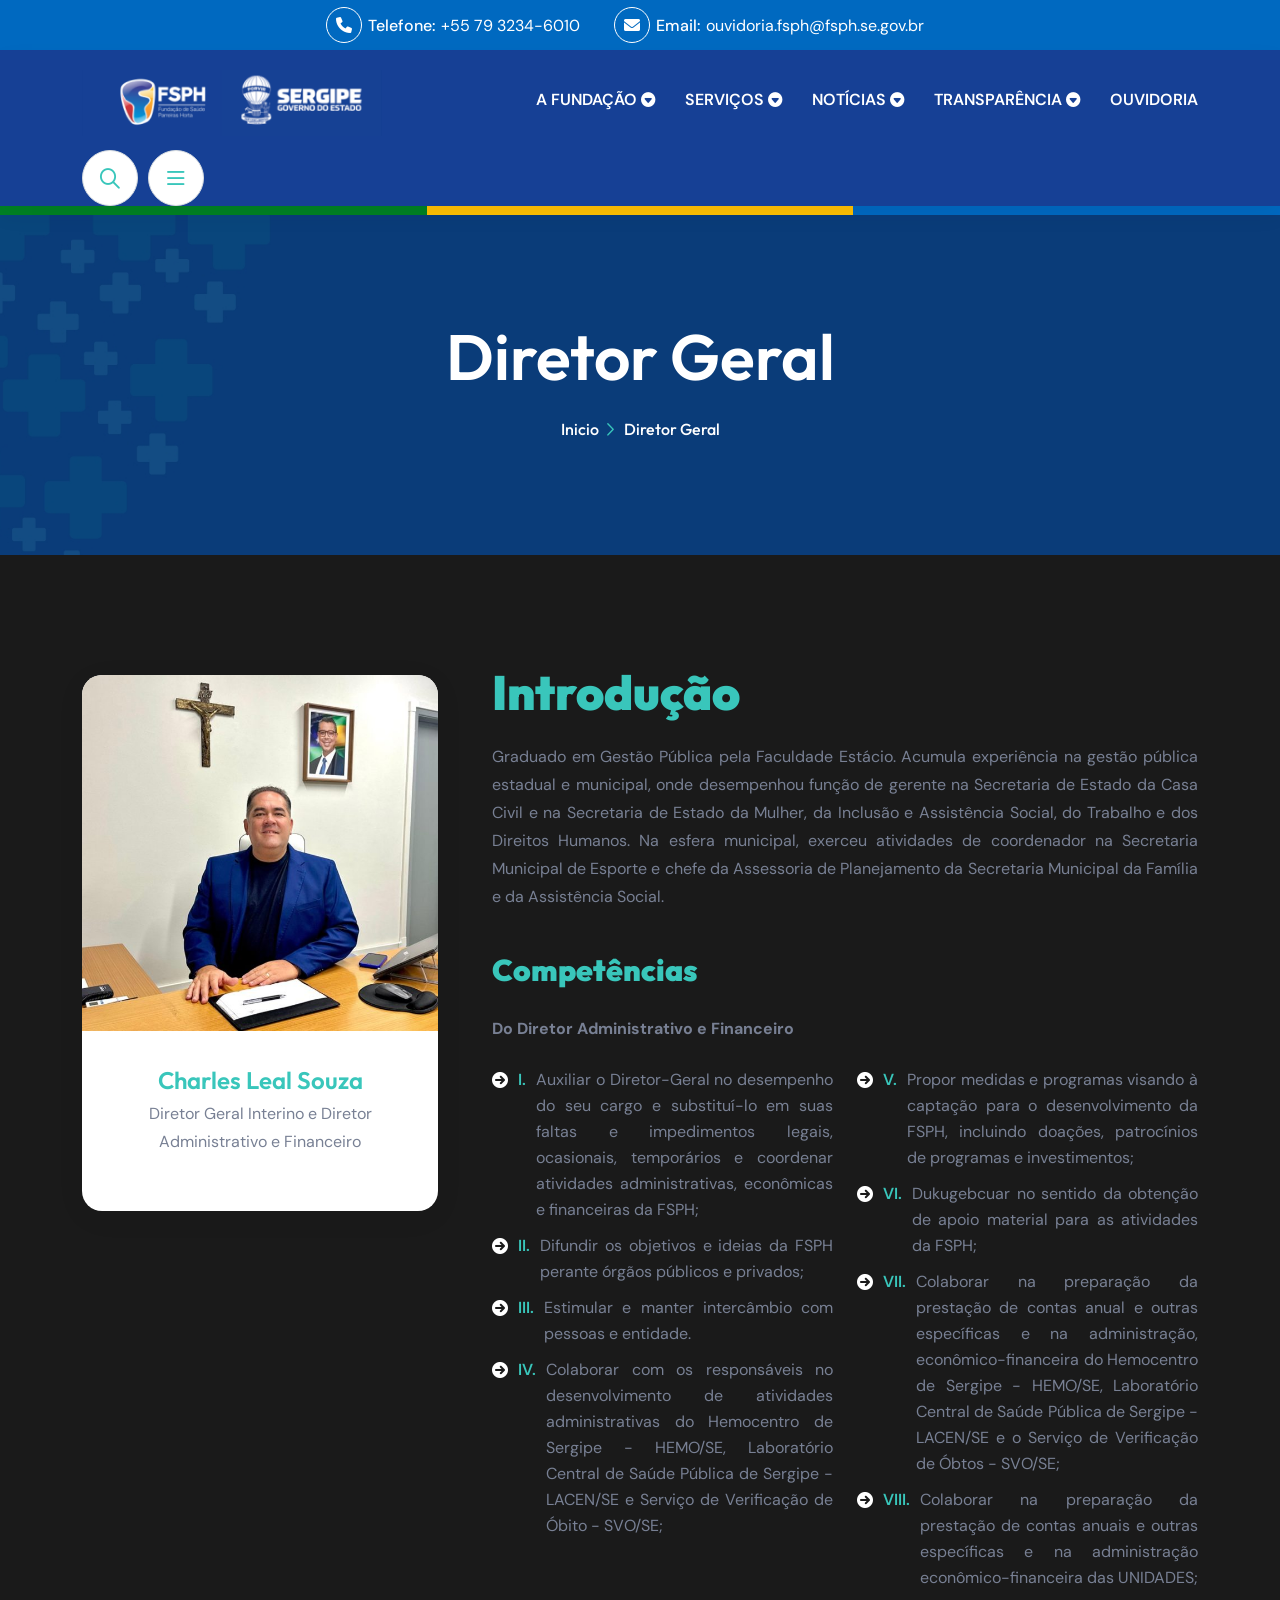
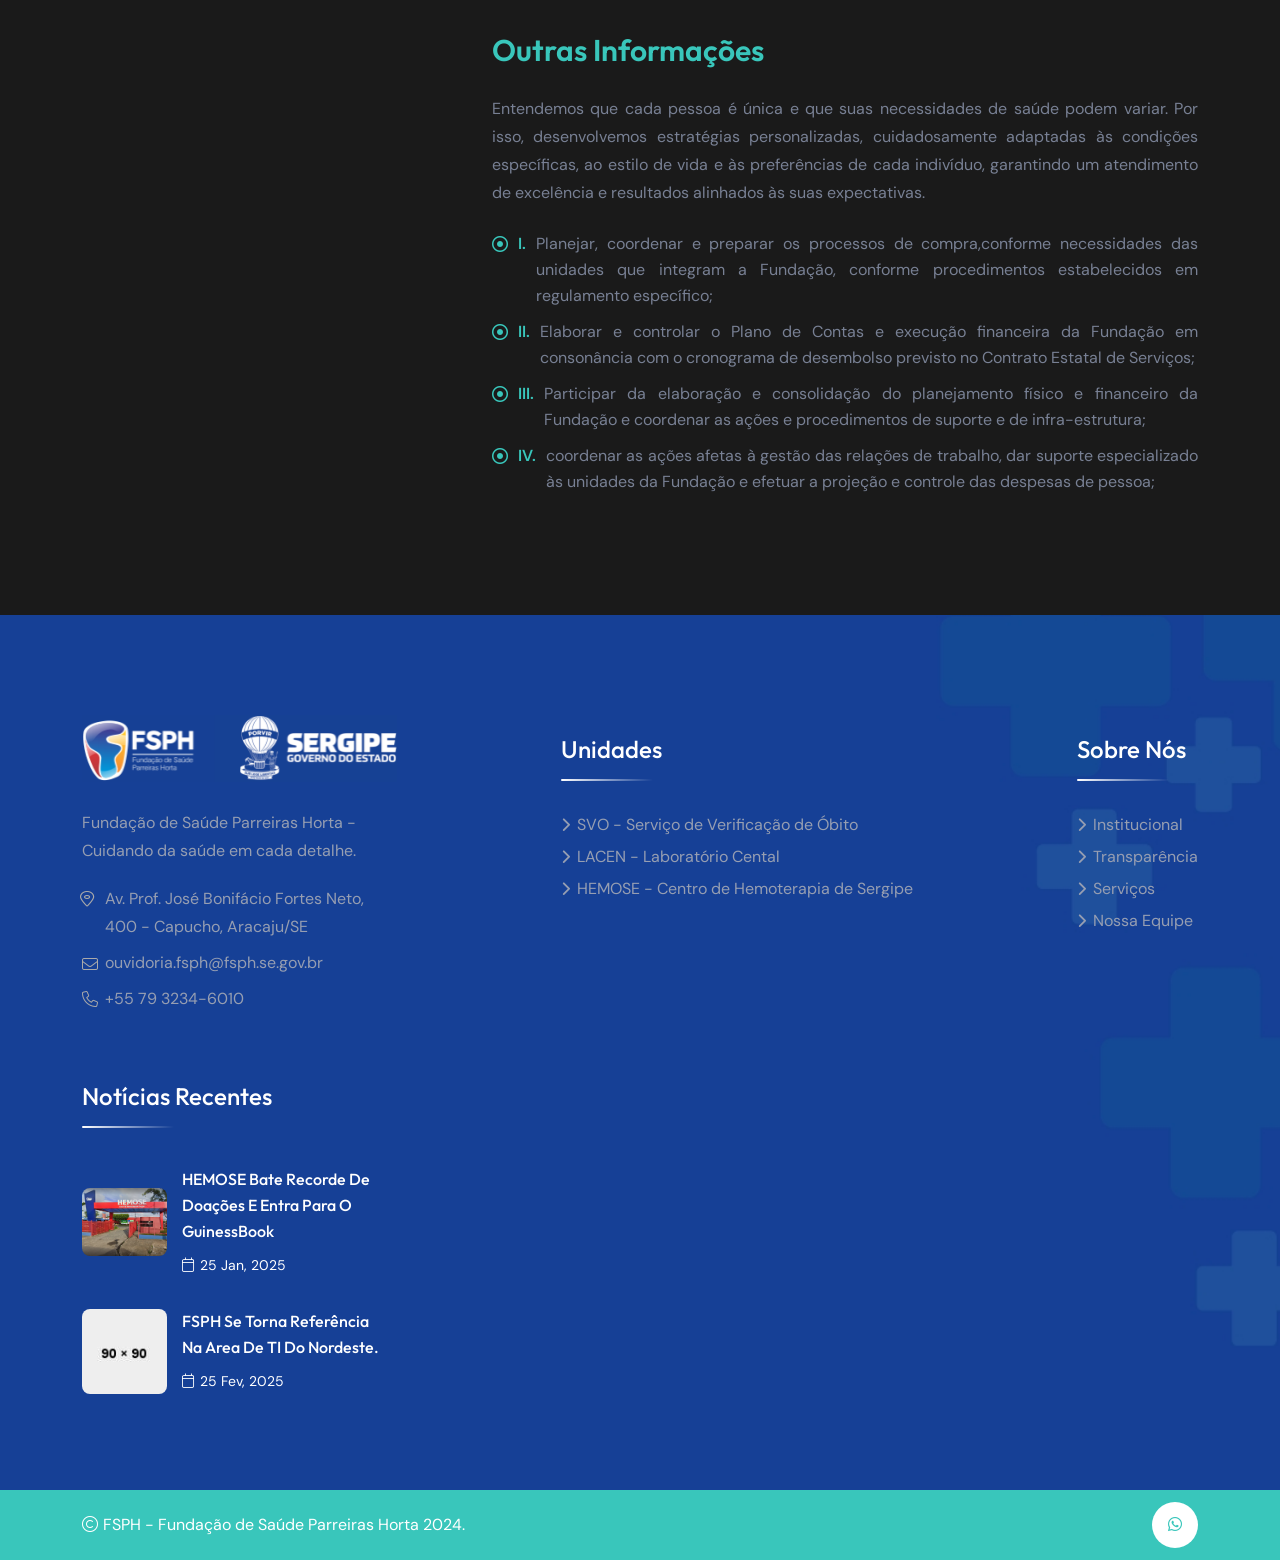
<file: Climbe Investimentos/conrado.html>
<!doctype html>
<html class="no-js" lang="zxx">

<head>
    <meta charset="utf-8">
    <meta http-equiv="x-ua-compatible" content="ie=edge">
    <title>FSPH - Fundação de Saúde Parreiras Horta - Diretor Geral</title>
    <meta name="author" content="Mediax">
    <meta name="description" content="Mediax - Health & Medical HTML Template">
    <meta name="keywords" content="Mediax - Health & Medical HTML Template">
    <meta name="robots" content="INDEX,FOLLOW">

    <!-- Mobile Specific Metas -->
    <meta name="viewport" content="width=device-width, initial-scale=1, shrink-to-fit=no">

    <!-- Favicons - Place favicon.ico in the root directory -->
    <link rel="apple-touch-icon" sizes="57x57" href="assets/img/favicons/apple-icon-57x57.png">
    <link rel="apple-touch-icon" sizes="60x60" href="assets/img/favicons/apple-icon-60x60.png">
    <link rel="apple-touch-icon" sizes="72x72" href="assets/img/favicons/apple-icon-72x72.png">
    <link rel="apple-touch-icon" sizes="76x76" href="assets/img/favicons/apple-icon-76x76.png">
    <link rel="apple-touch-icon" sizes="114x114" href="assets/img/favicons/apple-icon-114x114.png">
    <link rel="apple-touch-icon" sizes="120x120" href="assets/img/favicons/apple-icon-120x120.png">
    <link rel="apple-touch-icon" sizes="144x144" href="assets/img/favicons/apple-icon-144x144.png">
    <link rel="apple-touch-icon" sizes="152x152" href="assets/img/favicons/apple-icon-152x152.png">
    <link rel="apple-touch-icon" sizes="180x180" href="assets/img/favicons/apple-icon-180x180.png">
    <link rel="icon" type="image/png" sizes="192x192" href="assets/img/favicons/android-icon-192x192.png">
    <link rel="icon" type="image/png" sizes="32x32" href="assets/img/favicons/favicon-32x32.png">
    <link rel="icon" type="image/png" sizes="96x96" href="assets/img/favicons/favicon-96x96.png">
    <link rel="icon" type="image/png" sizes="16x16" href="assets/img/favicons/favicon-16x16.png">
    <link rel="manifest" href="assets/img/favicons/manifest.json">
    <meta name="msapplication-TileColor" content="#ffffff">
    <meta name="msapplication-TileImage" content="assets/img/favicons/ms-icon-144x144.png">
    <meta name="theme-color" content="#ffffff">

    <!--==============================
	  Google Fonts
	============================== -->
    <link rel="preconnect" href="https://fonts.googleapis.com">
    <link rel="preconnect" href="https://fonts.gstatic.com" crossorigin>
    <link href="https://fonts.googleapis.com/css2?family=DM+Sans:opsz,wght@9..40,100;9..40,200;9..40,300;9..40,400;9..40,500;9..40,600;9..40,700;9..40,800&family=Outfit:wght@300;400;500;600;700;800;900&display=swap" rel="stylesheet">

    <!--==============================
	    All CSS File
	============================== -->
    <!-- Bootstrap -->
    <link rel="stylesheet" href="assets/css/bootstrap.min.css">
    <!-- Fontawesome Icon -->
    <link rel="stylesheet" href="assets/css/fontawesome.min.css">
    <!-- Magnific Popup -->
    <link rel="stylesheet" href="assets/css/magnific-popup.min.css">
    <!-- Swiper Js -->
    <link rel="stylesheet" href="assets/css/swiper-bundle.min.css">
    <!-- datetimepicker -->
    <link rel="stylesheet" href="assets/css/jquery.datetimepicker.min.css">
    <!-- Theme Custom CSS -->
    <link rel="stylesheet" href="assets/css/style.css">

</head>

<body>

    <!--[if lte IE 9]>
    	<p class="browserupgrade">You are using an <strong>outdated</strong> browser. Please <a href="https://browsehappy.com/">upgrade your browser</a> to improve your experience and security.</p>
  	<![endif]-->


    <!--********************************
   		Code Start From Here 
	******************************** -->

    <!--==============================
     Preloader
  ==============================-->
    <div class="preloader ">
        <!-- <button class="th-btn preloaderCls">Cancel Preloader </button> -->
        <div class="preloader-inner">
            <div class="loader"></div>
        </div>
    </div><!--==============================
    Sidemenu
============================== -->
    <!-- <div class="sidemenu-wrapper sidemenu-cart ">
        <div class="sidemenu-content">
            <button class="closeButton sideMenuCls"><i class="far fa-times"></i></button>
            <div class="widget woocommerce widget_shopping_cart">
                <h3 class="widget_title">Shopping cart</h3>
                <div class="widget_shopping_cart_content">
                    <ul class="woocommerce-mini-cart cart_list product_list_widget ">
                        <li class="woocommerce-mini-cart-item mini_cart_item">
                            <a href="#" class="remove remove_from_cart_button"><i class="far fa-times"></i></a>
                            <a href="#"><img src="assets/img/product/product_thumb_1_1.jpg" alt="Cart Image">Surgery Hands Gloves</a>
                            <span class="quantity">1 ×
                                <span class="woocommerce-Price-amount amount">
                                    <span class="woocommerce-Price-currencySymbol">$</span>940.00</span>
                            </span>
                        </li>
                        <li class="woocommerce-mini-cart-item mini_cart_item">
                            <a href="#" class="remove remove_from_cart_button"><i class="far fa-times"></i></a>
                            <a href="#"><img src="assets/img/product/product_thumb_1_2.jpg" alt="Cart Image">D-Ribose Drug Medicine</a>
                            <span class="quantity">1 ×
                                <span class="woocommerce-Price-amount amount">
                                    <span class="woocommerce-Price-currencySymbol">$</span>899.00</span>
                            </span>
                        </li>
                        <li class="woocommerce-mini-cart-item mini_cart_item">
                            <a href="#" class="remove remove_from_cart_button"><i class="far fa-times"></i></a>
                            <a href="#"><img src="assets/img/product/product_thumb_1_3.jpg" alt="Cart Image">CAD Dentistry Prosthesis</a>
                            <span class="quantity">1 ×
                                <span class="woocommerce-Price-amount amount">
                                    <span class="woocommerce-Price-currencySymbol">$</span>756.00</span>
                            </span>
                        </li>
                        <li class="woocommerce-mini-cart-item mini_cart_item">
                            <a href="#" class="remove remove_from_cart_button"><i class="far fa-times"></i></a>
                            <a href="#"><img src="assets/img/product/product_thumb_1_4.jpg" alt="Cart Image">Surgery Safety Mask</a>
                            <span class="quantity">1 ×
                                <span class="woocommerce-Price-amount amount">
                                    <span class="woocommerce-Price-currencySymbol">$</span>723.00</span>
                            </span>
                        </li>
                        <li class="woocommerce-mini-cart-item mini_cart_item">
                            <a href="#" class="remove remove_from_cart_button"><i class="far fa-times"></i></a>
                            <a href="#"><img src="assets/img/product/product_thumb_1_5.jpg" alt="Cart Image">Infrared Thermometers</a>
                            <span class="quantity">1 ×
                                <span class="woocommerce-Price-amount amount">
                                    <span class="woocommerce-Price-currencySymbol">$</span>1080.00</span>
                            </span>
                        </li>
                    </ul>
                    <p class="woocommerce-mini-cart__total total">
                        <strong>Subtotal:</strong>
                        <span class="woocommerce-Price-amount amount">
                            <span class="woocommerce-Price-currencySymbol">$</span>4398.00</span>
                    </p>
                    <p class="woocommerce-mini-cart__buttons buttons">
                        <a href="cart.html" class="th-btn wc-forward">View cart</a>
                        <a href="checkout.html" class="th-btn checkout wc-forward">Checkout</a>
                    </p>
                </div>
            </div>
        </div>
    </div><!--============================== -->
    <!-- Sidemenu -->

    <div class="sidemenu-wrapper sidemenu-info ">
        <div class="sidemenu-content">
            <button class="closeButton sideMenuCls"><i class="far fa-times"></i></button>
            <div class="widget  ">
                <div class="th-widget-about">
                    <div class="about-logo">
                        <a href="home-medical-clinic.html">
                            <img src="assets/img/fsph_logoLAzul.png" alt="Mediax" width="150rem" height="auto">
                        </a>
                    </div>
                    <!-- <p class="about-text">Subscribe to out newsletter today to receive latest news administrate cost effective for tactical data.</p>
                    <p class="footer-info">
                        <i class="fal fa-location-dot"></i>
                        2478 Street City Ohio 90255
                    </p>
                    <p class="footer-info">
                        <i class="fal fa-envelope"></i>
                        <a href="mailto:info@mediax.com" class="info-box_link">info@mediax.com</a>
                    </p>
                    <p class="footer-info">
                        <i class="fal fa-phone"></i>
                        <a href="tel:+40276328246" class="info-box_link">+(402) 763 282 46</a>
                    </p>
                    <div class="th-social">
                        <a href="https://www.facebook.com/"><i class="fab fa-facebook-f"></i></a>
                        <a href="https://www.twitter.com/"><i class="fab fa-twitter"></i></a>
                        <a href="https://www.linkedin.com/"><i class="fab fa-linkedin-in"></i></a>
                        <a href="https://www.whatsapp.com/"><i class="fab fa-whatsapp"></i></a>
                    </div> -->
                </div>
            </div>
            <div class="widget  ">
                <h3 class="widget_title">Portal do Colaborador</h3>
                <div class="newsletter-widget">
                    <p class="footer-text">Exclusivo para colaboradores FPSH</p>
                    <form action="#" class="newsletter-form">
                        <div class="form-group">
                            <input type="email" class="form-control" placeholder="Digite seu Email" required="">
                            <input class="form-control" type="password" placeholder="Digite sua Senha" required="">
                        </div>
                        <button type="submit" class="submitBtn">Login</button>
                    </form>
                    <div class="form-group">
                        <input type="checkbox" id="checkboxagree" name="checkboxagree">
                        <label for="checkboxagree">Lembrar Senha</label>
                    </div>
                    <div class="btn-group">
                        <a href="https://play.google.com/" class="img-btn">
                            <img src="assets/img/normal/apple_store.png" alt="icon">
                        </a>
                        <a href="https://play.google.com/" class="img-btn">
                            <img src="assets/img/normal/play_store.png" alt="icon">
                        </a>
                    </div>
                </div>
            </div>
        </div>
    </div>
    <div class="popup-search-box d-none d-lg-block">
        <button class="searchClose"><i class="fal fa-times"></i></button>
        <form action="#">
            <input type="text" placeholder="What are you looking for?">
            <button type="submit"><i class="fal fa-search"></i></button>
        </form>
    </div><!--==============================
    Mobile Menu
  ============================== -->
    <div class="th-menu-wrapper">
        <div class="th-menu-area text-center">
            <button class="th-menu-toggle"><i class="fal fa-times"></i></button>
            <div class="mobile-logo">
                <a href="home-medical-clinic.html"><img src="assets/img/fsph_logoLAzul.png" alt="logoFSPH" width="150rem" height="auto"></a>
            </div>
            <div class="th-mobile-menu">
                <ul>
                    <li class="menu-item-has-children">
                        <a href="home-medical-clinic.html">A Fundação</a>
                        <ul class="sub-menu">
                            <li><a href="home-medical-clinic.html">Nossas Unidades</a></li>
                            <li><a href="home-dental-care.html">Nossa História</a></li>
                            <li><a href="home-medical-shop.html">Institucional</a></li>
                        </ul>
                    </li>
                    <li class="menu-item-has-children">
                        <a href="#">Serviços</a>
                        <ul class="sub-menu">
                            <li><a href="service.html">Serviços</a></li>
                            <li><a href="service-details.html">Serviços Detalhados</a></li>
                        </ul>
                    </li>

                    <li class="menu-item-has-children">
                        <a href="#">Notícias</a>
                        <ul class="sub-menu">
                            <li><a href="blog.html">Notícias</a></li>
                            <li><a href="blog-details.html">Notícias Detalhadas</a></li>
                        </ul>
                    </li>


                    <li class="menu-item-has-children">
                        <a href="#">Transparência</a>
                        <ul class="sub-menu">
                            <li class="menu-item-has-children">
                                <a href="#">Convênios e Transparência</a>
                                <ul class="sub-menu">
                                    <li><a href="shop.html">2020</a></li>
                                    <li><a href="shop-details.html">2021</a></li>
                                    <li><a href="cart.html">2022</a></li>
                                    <li><a href="checkout.html">2023</a></li>
                                </ul>
                            </li>
                            <li><a href="team.html">Rel. Atividade</a></li>
                            <li><a href="team-details.html">Despesa</a></li>
                            <li><a href="appointment.html">Receita</a></li>
                            <li><a href="faq.html">Resp. Fiscal</a></li>
                            <li><a href="pricing.html">Pessoal</a></li>
                            <li><a href="error.html">Licitação</a></li>
                            <li><a href="error.html">Contrato</a></li>
                            <li><a href="error.html">Organograma</a></li>
                            <li><a href="error.html">Ouvidoria</a></li>
                            <li><a href="error.html">e-SIC</a></li>
                            <li><a href="error.html">Perguntas e Respostas</a></li>
                            <li><a href="error.html">Aprovados no PSS</a></li>
                            <li><a href="error.html">Convênios e Transparências</a></li>
                        </ul>
                    </li>
                    <li>
                        <a href="contact.html">Ouvidoria</a>
                    </li>
                </ul>
            </div>
        </div>
    </div><!--==============================
	Header Area
==============================-->
    <header class="th-header header-layout1">
        <div class="header-top">
            <div class="container">
                <div class="row justify-content-center align-items-center gy-2">
                    <div class="col-auto d-none d-lg-block">
                        <div class="header-links">
                            <ul>
                                <li class="d-none d-sm-inline-block"><i class="fas fa-phone icon-btn"></i><b>Telefone:</b> <a href="tel:+557932346010">+55 79 3234-6010</a></li>
                                <li class="d-none d-sm-inline-block"><i class="fas fa-envelope icon-btn"></i><b>Email:</b> <a href="mailto:ouvidoria.fsph@fsph.se.gov.br">ouvidoria.fsph@fsph.se.gov.br</a></li>
                                <li class="d-none d-xxl-inline-block"><i class="fas fa-location-dot icon-btn"></i> Av. Prof. José Bonifácio Fortes Neto, 400 - Bloco Adm 02 - Capucho CEP: 49095-000 Araaju/SE</li>
                            </ul>
                        </div>
                    </div>
                    <!-- <div class="col-auto">
                    <div class="header-links">
                        <ul>
                            <li class="d-none d-md-inline-block">
                                <div class="dropdown-link">
                                    <a class="dropdown-toggle" href="#" role="button" id="dropdownMenuLink1" data-bs-toggle="dropdown" aria-expanded="true"><img src="assets/img/icon/english.png" alt="icon"> English</a>
                                    <ul class="dropdown-menu" aria-labelledby="dropdownMenuLink1">
                                        <li>
                                            <a href="#">German</a>
                                            <a href="#">French</a>
                                            <a href="#">Italian</a>
                                            <a href="#">Latvian</a>
                                        </li>
                                    </ul>
                                </div>
                            </li>
                            <li>
                                <div class="social-links">
                                    <span class="social-title"> </span>
                                    <a href="https://www.facebook.com/"><i class="fab fa-facebook-f"></i></a>
                                    <a href="https://www.twitter.com/"><i class="fab fa-twitter"></i></a>
                                    <a href="https://www.linkedin.com/"><i class="fab fa-linkedin-in"></i></a>
                                    <a href="https://www.instagram.com/"><i class="fab fa-instagram" style="font-size: 1.2rem;"></i></a>
                                    <a href="https://www.youtube.com/"><i class="fab fa-youtube"></i></a>
                                </div>
                            </li>
                        </ul>
                    </div>
                </div> -->
                </div>
            </div>
        </div>
        <div class="sticky-wrapper">
            <!-- Main Menu Area -->
            <div class="menu-area" style="background-color: #164095;">
                <div class="container">
                    <div class="row align-items-center justify-content-between">
                        <div class="col-auto">
                            <div class="header-logo">
                                <!-- <div class="logo-bg" data-bg-src="assets/img/bg/logo_bg_1.png"></div> -->
                                <a href="home-medical-clinic.html"><img src="assets/img/logoFsphSe.png" alt="Mediax" height="auto" width="300rem"></a>
                            </div>
                        </div>
                        <div class="col-auto d-none d-lg-inline-block">
                            <nav class="main-menu d-none d-lg-inline-block">
                                <ul>
                                    <li class="menu-item-has-children">
                                        <a href="home-medical-clinic.html">A Fundação</a>
                                        <ul class="sub-menu">
                                            <li><a href="#about-sec">Nossas Unidades</a></li>
                                            <li><a href="home-dental-care.html">Nossa História</a></li>
                                            <li><a href="home-medical-shop.html">Institucional</a></li>
                                            <li><a href="home-ophthalmology.html">Home Ophthalmology</a></li>
                                            <li><a href="home-pediatrics.html">Home Pediatrics</a></li>
                                            <li><a href="home-gynecology.html">Home Gynecology</a></li>
                                            <li><a href="home-aesthetic-dentistry.html">Aesthetic Dentistry</a></li>
                                            <li><a href="home-medical-cosmetics.html">Medical Cosmetics</a></li>
                                        </ul>
                                    </li>
                                    <!-- <li><a href="about.html">A fundação</a></li> -->
                                    <li class="menu-item-has-children">
                                        <a href="#">Serviços</a>
                                        <ul class="sub-menu">
                                            <li><a href="service.html">Serviços</a></li>
                                            <li><a href="service-details.html">Serviços Detalhados</a></li>
                                        </ul>
                                    </li>

                                    <li class="menu-item-has-children">
                                        <a href="#">Notícias</a>
                                        <ul class="sub-menu">
                                            <li><a href="blog.html">Notícias</a></li>
                                            <li><a href="blog-details.html">Notícias Detalhadas</a></li>
                                        </ul>
                                    </li>

                                    <li class="menu-item-has-children">
                                        <a href="#">Transparência</a>
                                        <ul class="sub-menu">
                                            <li class="menu-item-has-children">
                                                <a href="#">Convênios e Transferências</a>
                                                <ul class="sub-menu">
                                                    <li><a href="#">2020</a></li>
                                                    <li><a href="#">2021</a></li>
                                                    <li><a href="#">2022</a></li>
                                                    <li><a href="#">2023</a></li>

                                                </ul>
                                            </li>
                                            <li><a href="#">Rel. Atividade</a></li>
                                            <li><a href="#">Despesa</a></li>
                                            <li><a href="#">Receita</a></li>
                                            <li><a href="#">Resp. Fiscal</a></li>
                                            <li><a href="#">Pessoal</a></li>
                                            <li><a href="#">Licitação</a></li>
                                            <li><a href="#">Contrato</a></li>
                                            <li><a href="#">Organograma</a></li>
                                            <li><a href="#">Ouvidoria</a></li>
                                            <li><a href="#">e-SIC</a></li>
                                            <li><a href="#">Perguntas e Respostas</a></li>
                                            <li><a href="#">Aprovados no PSS</a></li>
                                            <li><a href="#">Convênios e Transferências</a></li>
                                        </ul>
                                    </li>

                                    <li>
                                        <a href="contact.html">Ouvidoria</a>
                                    </li>
                                </ul>
                            </nav>
                        </div>
                        <div class="col-auto">
                            <div class="header-button">
                                <button type="button" class="icon-btn searchBoxToggler d-none d-xl-inline-block"><i class="far fa-search"></i></button>
                                <!-- <button type="button" class="icon-btn sideMenuCart">
                                <span class="badge">5</span>
                                <i class="far fa-cart-shopping"></i>
                            </button> -->
                                <!-- <a href="appointment.html" class="th-btn">Agende Agora</a> -->
                                <button type="button" class="icon-btn sideMenuInfo d-none d-xl-inline-block"><i class="far fa-bars"></i></button>
                                <button type="button" class="th-menu-toggle d-block d-lg-none"><i class="far fa-bars"></i></button>
                            </div>
                        </div>
                    </div>
                </div>
            </div>
        </div>
    </header>
    <div id="linhas">
        <div id="linhaVerde"></div>
        <div id="linhaAmarela"></div>
        <div id="linhaAzul"></div>
    </div>
    <!--==============================
    Breadcumb
============================== -->
    <div class="breadcumb-wrapper " data-bg-src="assets/img/bg/cta_bg_4.jpg">
        <div class="container">
            <div class="breadcumb-content">
                <h1 class="breadcumb-title" style="color: #fff;">Diretor Geral</h1>
                <ul class="breadcumb-menu">
                    <li><a href="index.html" style="color: #fff;">Inicio</a></li>
                    <li style="color: #fff;">Diretor Geral</li>
                </ul>
            </div>
        </div>
    </div><!--==============================
Team Area  
==============================-->
    <section class="space">
        <div class="container">
            <div class="row gy-40">
                <div class="col-xl-4 position-relative">
                    <div class="team-sticky">
                        <div class="about-box mb-40">
                            <div class="box-img">
                                <img src="assets/img/charles.jpeg" alt="team image">
                            </div>
                            <div class="box-content">
                                <h3 class="box-title" style="text-align: center;">Charles Leal Souza</h3>
                                <p class="box-desig" style="text-align: center;">Diretor Geral Interino e Diretor Administrativo e Financeiro</p>
                                <!-- <p class="box-text">Our team of skilled doctors, nurses, and specialists bring years of experience and expertise to ensure you receive.</p> -->
                            </div>
                        </div>
                        <!-- <div class="about-box">
                            <div class="box-content">
                                <h3 class="box-title">Personal Information</h3>
                                <p class="box-link">
                                    <i class="icon-btn fas fa-phone"></i>
                                    <a href="tel:+16365478974">+163-6547 8974</a>
                                </p>
                                <p class="box-link">
                                    <i class="icon-btn fas fa-envelope"></i>
                                    <a href="mailto:dr.douglaslyphe@gmail.com">dr.douglaslyphe@gmail.com</a>
                                </p>
                                <p class="box-link">
                                    <i class="icon-btn fas fa-location-dot"></i>
                                    12546 LK Road, United States
                                </p>
                                <p class="box-link">
                                    <i class="icon-btn fas fa-stethoscope"></i>
                                    22+ Years
                                </p>
                                <div class="th-social">
                                    <a href="https://www.facebook.com/"><i class="fab fa-facebook-f"></i></a>
                                    <a href="https://www.twitter.com/"><i class="fab fa-twitter"></i></a>
                                    <a href="https://www.linkedin.com/"><i class="fab fa-linkedin-in"></i></a>
                                    <a href="https://www.whatsapp.com/"><i class="fab fa-whatsapp"></i></a>
                                </div>
                            </div>
                        </div> -->
                    </div>
                </div>
                <div class="col-xl-8">
                    <div class="team-details">
                        <h2 class="sec-title mb-4"><strong>Introdução</strong></h2>
                        <p class="mb-20" style="text-align: justify;">Graduado em Gestão Pública pela Faculdade Estácio. Acumula experiência na gestão pública estadual e municipal, onde desempenhou função de gerente na Secretaria de Estado da Casa Civil e na Secretaria de Estado da Mulher, da Inclusão e Assistência Social, do Trabalho e dos Direitos Humanos. Na esfera municipal, exerceu atividades de coordenador na Secretaria Municipal de Esporte e chefe da Assessoria de Planejamento da Secretaria Municipal da Família e da Assistência Social.</p>
                        <!-- <p class="mb-20">Your health and well-being are our top priorities. We take the time to listen to your concerns, answer your questions, and involve you in the decision-making process for your healthcare. We believe in empowering our patients to make informed choices about their health.</p> -->
                        <h4 class="sec-title mb-4 mt-40"><strong>Competências</strong></h4>
                        <p class="mb-4"><strong>Do Diretor Administrativo e Financeiro</strong></p>
                        <div class="row gy-2">
                            <div class="col-md-6">
                                <div class="checklist body-color">
                                    <ul>
                                        <li style="text-align: justify;"><i class="fas fa-circle-arrow-right"></i><b>I. </b>Auxiliar o Diretor-Geral no desempenho do seu cargo e substituí-lo em suas faltas e impedimentos legais, ocasionais, temporários e coordenar atividades administrativas, econômicas e financeiras da FSPH; </li>
                                        <li style="text-align: justify;"><i class="fas fa-circle-arrow-right"></i><b>II. </b>Difundir os objetivos e ideias da FSPH perante órgãos públicos e privados;</li>
                                        <li style="text-align: justify;"><i class="fas fa-circle-arrow-right"></i><b>III. </b>Estimular e manter intercâmbio com pessoas e entidade.</li>
                                        <li style="text-align: justify;"><i class="fas fa-circle-arrow-right"></i><b>IV. </b>Colaborar com os responsáveis no desenvolvimento de atividades administrativas do Hemocentro de Sergipe - HEMO/SE, Laboratório Central de Saúde Pública de Sergipe - LACEN/SE e Serviço de Verificação de Óbito - SVO/SE;</li>
                                    </ul>
                                </div>
                            </div>
                            <div class="col-md-6">
                                <div class="checklist body-color">
                                    <ul>
                                        <li style="text-align: justify;"><i class="fas fa-circle-arrow-right"></i><b>V. </b>Propor medidas e programas visando à captação para o desenvolvimento da FSPH, incluindo doações, patrocínios de programas e investimentos;</li>
                                        <li style="text-align: justify;"><i class="fas fa-circle-arrow-right"></i><b>VI. </b>Dukugebcuar no sentido da obtenção de apoio material para as atividades da FSPH;</li>
                                        <li style="text-align: justify;"><i class="fas fa-circle-arrow-right"></i><b>VII. </b>Colaborar na preparação da prestação de contas anual e outras específicas e na administração, econômico-financeira do Hemocentro de Sergipe - HEMO/SE, Laboratório Central de Saúde Pública de Sergipe - LACEN/SE e o Serviço de Verificação de Óbtos - SVO/SE;</li>
                                        <li style="text-align: justify;"><i class="fas fa-circle-arrow-right"></i><b>VIII. </b>Colaborar na preparação da prestação de contas anuais e outras específicas e na administração econômico-financeira das UNIDADES;</li>
                                    </ul>
                                </div>
                            </div>
                        </div>

                        <h4 class="sec-title mb-4 mt-40">Outras Informações</h4>
                        <p class="mb-4" style="text-align: justify;">Entendemos que cada pessoa é única e que suas necessidades de saúde podem variar. Por isso, desenvolvemos estratégias personalizadas, cuidadosamente adaptadas às condições específicas, ao estilo de vida e às preferências de cada indivíduo, garantindo um atendimento de excelência e resultados alinhados às suas expectativas.</p>
                        <div class="checklist body-color">
                            <ul>
                                <li style="text-align: justify;"><i class="text-theme2 far fa-circle-dot"></i><b>I. </b>Planejar, coordenar e preparar os processos de compra,conforme necessidades das unidades que integram a Fundação, conforme procedimentos estabelecidos em regulamento específico;</li>
                                <li style="text-align: justify;"><i class="text-theme2 far fa-circle-dot"></i><b>II. </b>Elaborar e controlar o Plano de Contas e execução financeira da Fundação em consonância com o cronograma de desembolso previsto no Contrato Estatal de Serviços;</li>
                                <li style="text-align: justify;"><i class="text-theme2 far fa-circle-dot"></i><b>III. </b>Participar da elaboração e consolidação do planejamento físico e financeiro da Fundação e coordenar as ações e procedimentos de suporte e de infra-estrutura;</li>
                                <li style="text-align: justify;"><i class="text-theme2 far fa-circle-dot"></i><b>IV. </b>coordenar as ações afetas à gestão das relações de trabalho, dar suporte especializado às unidades da Fundação e efetuar a projeção e controle das despesas de pessoa;</li>
                            </ul>
                        </div>

                        <!-- <h4 class="sec-title mb-4 mt-40">Memberships</h4>
                        <p class="mb-4">We understand that every patient is unique, and their healthcare needs may vary. That's why we create individualized treatment plans tailored to your specific condition, lifestyle, and preferences.</p>
                        <div class="checklist body-color">
                            <ul>
                                <li><i class="text-theme2 far fa-circle-dot"></i>European Society Of Cardiology</li>
                                <li><i class="text-theme2 far fa-circle-dot"></i>Fellow Royal Society Of Medicine</li>
                                <li><i class="text-theme2 far fa-circle-dot"></i>British Cardiovascular Society</li>
                            </ul>
                        </div>

                        <h4 class="sec-title mb-4 mt-40">Professional Skills</h4>
                        <p class="mb-4">My offer flexible appointment scheduling options to accommodate your busy lifestyle. Whether you prefer to book in advance or need a same-day appointment.</p>
                        <div class="skill-feature">
                            <h5 class="skill-feature_title">Surgery</h5>
                            <div class="progress">
                                <div class="progress-bar bg-theme2" style="width: 80%;">
                                    <div class="progress-value">80%</div>
                                </div>
                            </div>
                        </div>
                        <div class="skill-feature">
                            <h5 class="skill-feature_title">Medical Research</h5>
                            <div class="progress">
                                <div class="progress-bar bg-theme2" style="width: 90%;">
                                    <div class="progress-value">90%</div>
                                </div>
                            </div>
                        </div>
                        <div class="skill-feature">
                            <h5 class="skill-feature_title">Professionalism</h5>
                            <div class="progress">
                                <div class="progress-bar bg-theme2" style="width: 75%;">
                                    <div class="progress-value">75%</div>
                                </div>
                            </div>
                        </div> -->

                        <!-- <form action="mail.php" method="POST" class="team-contact-form mt-5">
                            <h4 class="form-title">Book An Appointment</h4>
                            <div class="row">
                                <div class="form-group col-sm-6">
                                    <input type="text" class="form-control" name="name" id="name" placeholder="Your Name">
                                </div>
                                <div class="form-group col-sm-6">
                                    <input type="email" class="form-control" name="email" id="email" placeholder="Email Address">
                                </div>
                                <div class="form-group col-sm-6">
                                    <input type="tel" class="form-control" name="number" id="number" placeholder="Phone Number">
                                </div>
                                <div class="form-group col-sm-6">
                                    <input type="text" class="date-pick form-control" name="date" id="date-pick" placeholder="Date">
                                </div>
                                <div class="form-btn col-12">
                                    <button class="th-btn btn-fw">BOOK AN APPOINTMENT</button>
                                </div>
                            </div>
                            <p class="form-messages mb-0 mt-3"></p>
                        </form> -->
                    </div>
                </div>
            </div>
        </div>
    </section>
    <!--==============================
	Footer Area
==============================-->
    <footer class="footer-wrapper footer-layout1" data-bg-src="assets/img/bg/footer_bg_1.jpg">
        <!-- <div class="container z-index-common">
        <div class="newsletter-wrap">
            <div class="newsletter-content">
                <h2 class="sec-title">Subscribe for newsletter</h2>
            </div>
            <form class="newsletter-form">
                <div class="form-group">
                    <input class="form-control" type="email" placeholder="Email Address" required="">
                </div>
                <button type="submit" class="th-btn shadow-1">Subscribe</button>
            </form>
        </div>
    </div> -->
        <div class="widget-area">
            <div class="container">
                <div class="row justify-content-between">
                    <div class="col-md-6 col-xl-auto">
                        <div class="widget footer-widget">
                            <div class="th-widget-about">
                                <div class="about-logo">
                                    <a href="home-medical-clinic.html"><img src="assets/img/logo 2.png" alt="Mediax"></a>
                                </div>
                                <p class="about-text">Fundação de Saúde Parreiras Horta - Cuidando da saúde em cada detalhe.</p>
                                <p class="footer-info">
                                    <i class="fal fa-location-dot" style="color: #aaa;"></i>
                                    Av. Prof. José Bonifácio Fortes Neto, 400 - Capucho, Aracaju/SE
                                </p>
                                <p class="footer-info">
                                    <i class="fal fa-envelope" style="color: #aaa;"></i>
                                    <a href="mailto:ouvidoria.fsph@fsph.se.gov.br" class="info-box_link">ouvidoria.fsph@fsph.se.gov.br</a>
                                </p>
                                <p class="footer-info">
                                    <i class="fal fa-phone" style="color: #aaa;"></i>
                                    <a href="tel:+557932346010" class="info-box_link">+55 79 3234-6010</a>
                                </p>
                            </div>
                        </div>
                    </div>
                    <div class="col-md-6 col-xl-auto" style="margin-top: 1.5rem;">
                        <div class="widget widget_nav_menu footer-widget">
                            <h3 class="widget_title">Unidades</h3>
                            <div class="menu-all-pages-container">
                                <ul class="menu">
                                    <li><a href="about.html">SVO - Serviço de Verificação de Óbito</a></li>
                                    <li><a href="about.html">LACEN - Laboratório Cental</a></li>
                                    <li><a href="service.html">HEMOSE - Centro de Hemoterapia de Sergipe</a></li>

                                </ul>
                            </div>
                        </div>
                    </div>
                    <div class="col-md-6 col-xl-auto" style="margin-top: 1.5rem;">
                        <div class="widget widget_nav_menu footer-widget">
                            <h3 class="widget_title">Sobre Nós</h3>
                            <div class="menu-all-pages-container">
                                <ul class="menu">
                                    <li><a href="service-details.html">Institucional</a></li>
                                    <li><a href="service-details.html">Transparência</a></li>
                                    <li><a href="service-details.html">Serviços</a></li>
                                    <li><a href="service-details.html">Nossa Equipe</a></li>
                                </ul>
                            </div>
                        </div>
                    </div>
                    <div class="col-md-6 col-xl-auto" style="margin-top: 1.5rem;">
                        <div class="widget footer-widget">
                            <h3 class="widget_title">Notícias Recentes</h3>
                            <div class="recent-post-wrap">
                                <div class="recent-post">
                                    <div class="media-img">
                                        <a href="blog-details.html"><img src="assets/img/hemose.png" alt="Blog Image"></a>
                                    </div>
                                    <div class="media-body">
                                        <h4 class="post-title"><a class="text-inherit" href="blog-details.html">HEMOSE bate recorde de doações e entra para o GuinessBook</a></h4>
                                        <div class="recent-post-meta">
                                            <a href="blog.html" style="color: #fff;"><i class="fal fa-calendar" style="color: #fff;"></i>25 Jan, 2025</a>
                                        </div>
                                    </div>
                                </div>
                                <div class="recent-post">
                                    <div class="media-img">
                                        <a href="blog-details.html"><img src="assets/img/blog/recent-post-2-2.jpg" alt="Blog Image"></a>
                                    </div>
                                    <div class="media-body">
                                        <h4 class="post-title"><a class="text-inherit" href="blog-details.html">FSPH se torna referência na area de TI do Nordeste.</a></h4>
                                        <div class="recent-post-meta">
                                            <a href="blog.html" style="color: #fff;"><i class="fal fa-calendar" style="color: #fff;"></i>25 Fev, 2025</a>
                                        </div>
                                    </div>
                                </div>
                            </div>
                        </div>
                    </div>
                </div>
            </div>
        </div>
        <div class="copyright-wrap">
            <div class="container">
                <div class="row gy-2 align-items-center">
                    <div class="col-md-7">
                        <p class="copyright-text"><i class="fal fa-copyright"></i> FSPH - Fundação de Saúde Parreiras Horta 2024.</p>
                    </div>
                    <div class="col-md-5 text-center text-md-end">
                        <div class="th-social">
                            <!-- <a href="https://www.facebook.com/"><i class="fab fa-facebook-f"></i></a> -->
                            <!-- <a href="https://www.twitter.com/"><i class="fab fa-twitter"></i></a> -->
                            <!-- <a href="https://www.linkedin.com/"><i class="fab fa-linkedin-in"></i></a> -->
                            <a href="https://www.whatsapp.com/"><i class="fab fa-whatsapp"></i></a>
                        </div>
                    </div>
                </div>
            </div>
        </div>
    </footer>

    <!--********************************
			Code End  Here 
	******************************** -->

    <!-- Scroll To Top -->
    <div class="scroll-top">
        <svg class="progress-circle svg-content" width="100%" height="100%" viewBox="-1 -1 102 102">
            <path d="M50,1 a49,49 0 0,1 0,98 a49,49 0 0,1 0,-98" style="transition: stroke-dashoffset 10ms linear 0s; stroke-dasharray: 307.919, 307.919; stroke-dashoffset: 307.919;"></path>
        </svg>
    </div>

    <!--==============================
    All Js File
============================== -->
    <!-- Jquery -->
    <script src="assets/js/vendor/jquery-3.7.1.min.js"></script>
    <!-- Swiper Js -->
    <script src="assets/js/swiper-bundle.min.js"></script>
    <!-- Bootstrap -->
    <script src="assets/js/bootstrap.min.js"></script>
    <!-- Magnific Popup -->
    <script src="assets/js/jquery.magnific-popup.min.js"></script>
    <!-- Counter Up -->
    <script src="assets/js/jquery.counterup.min.js"></script>
    <!-- datetimepicker -->
    <script src="assets/js/jquery.datetimepicker.min.js"></script>
    <!-- Range Slider -->
    <script src="assets/js/jquery-ui.min.js"></script>
    <!-- Isotope Filter -->
    <script src="assets/js/imagesloaded.pkgd.min.js"></script>
    <script src="assets/js/isotope.pkgd.min.js"></script>

    <!-- Main Js File -->
    <script src="assets/js/main.js"></script>
</body>

</html>
</file>
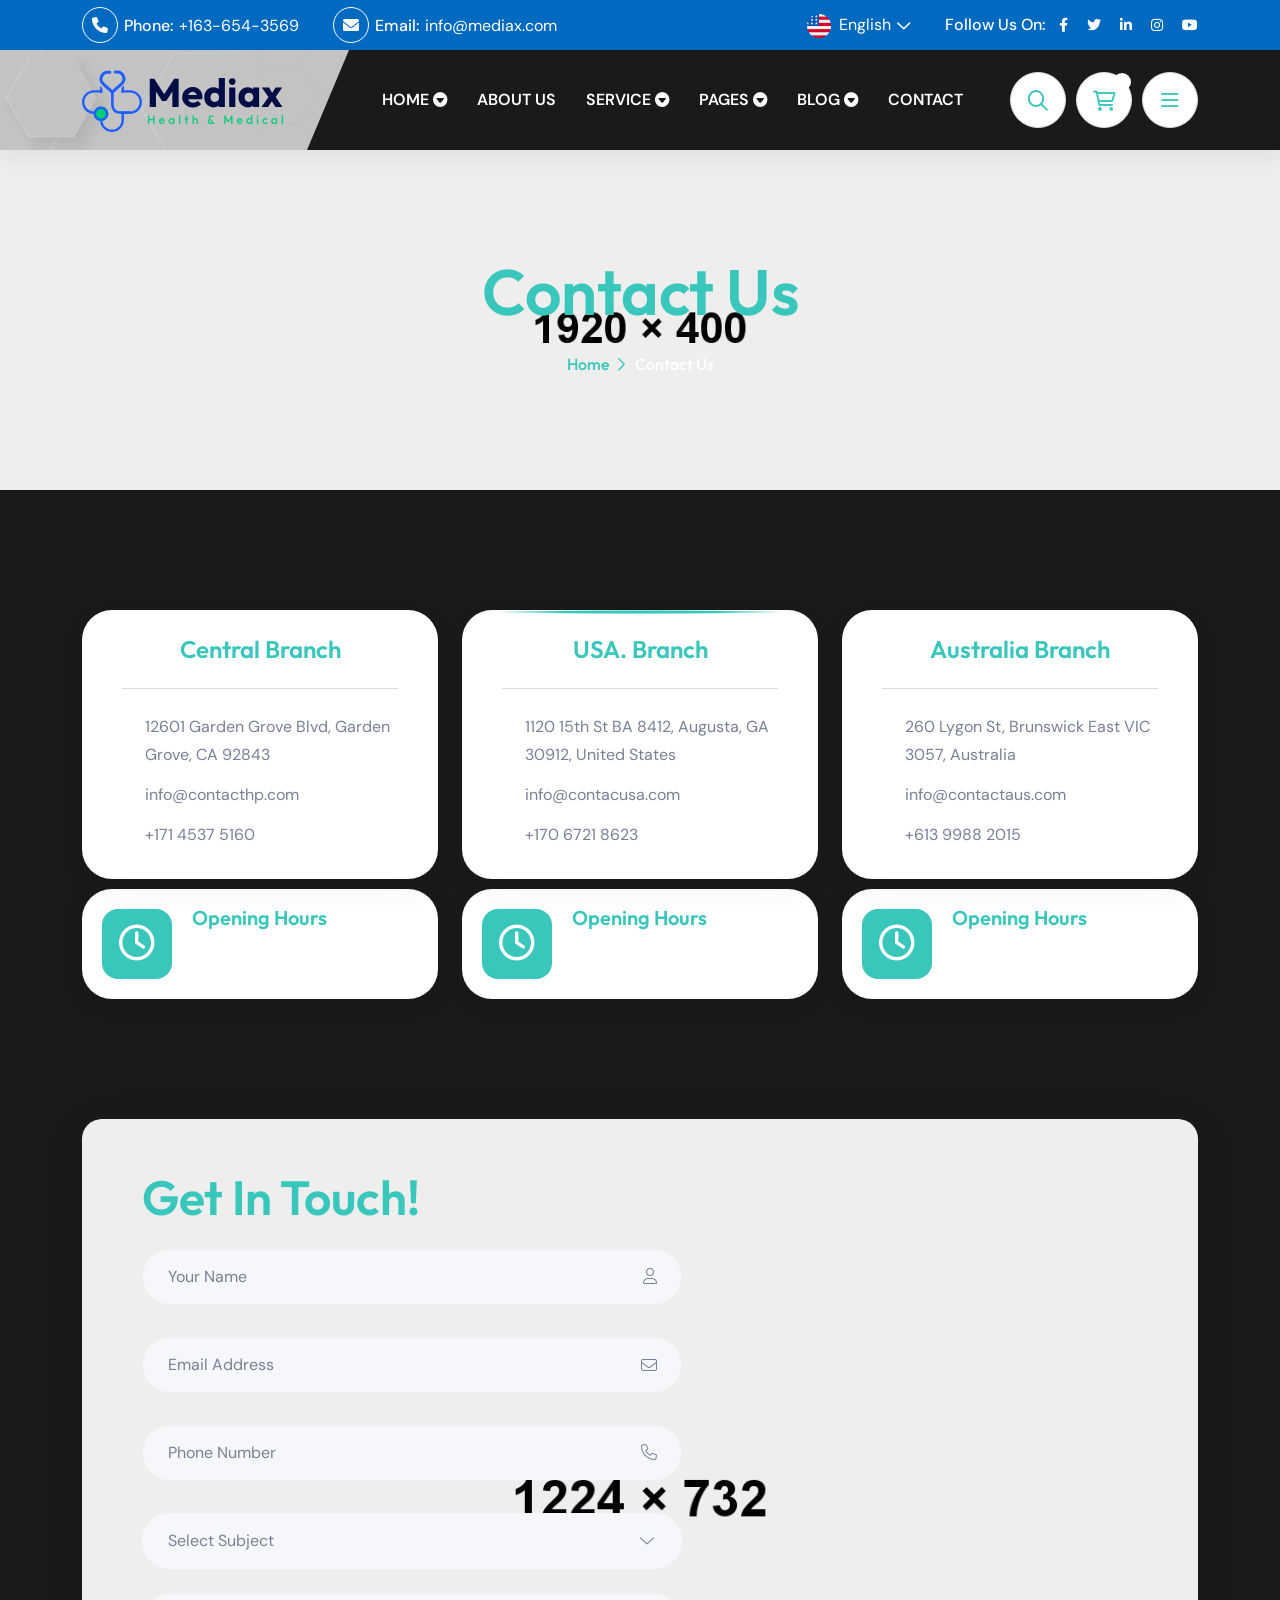
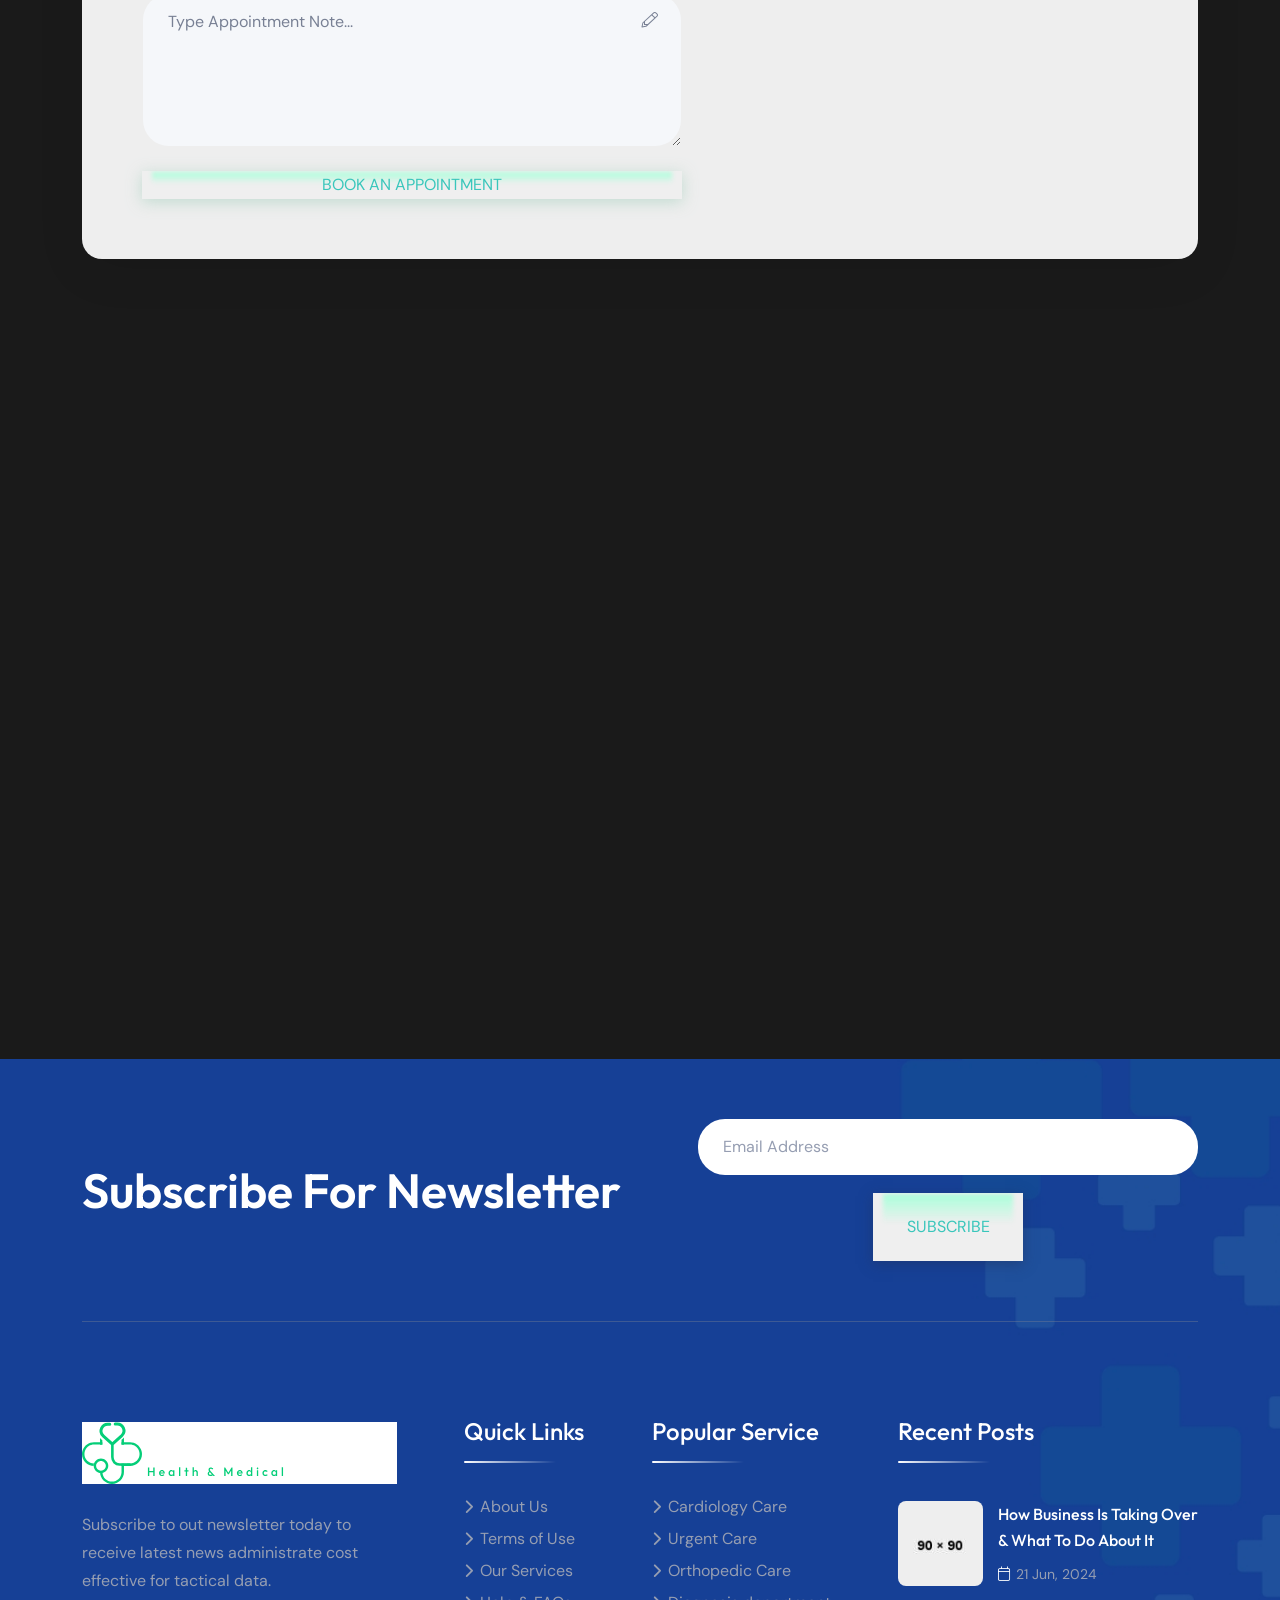
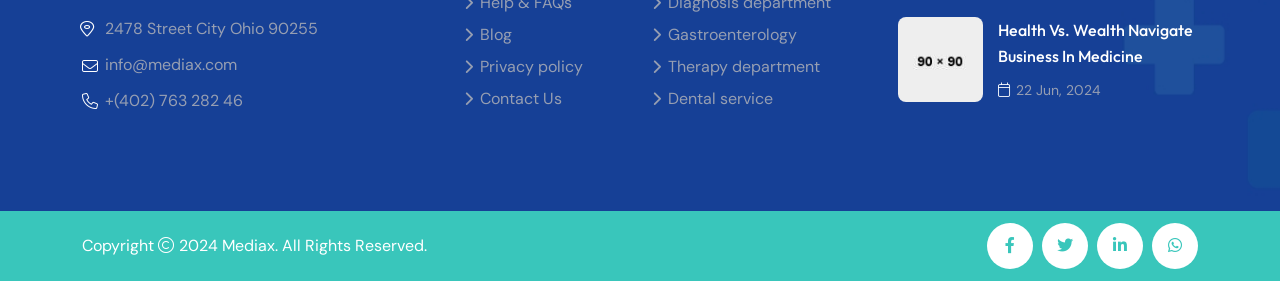
<file: Climbe Investimentos/contact.html>
<!doctype html>
<html class="no-js" lang="zxx">

<head>
    <meta charset="utf-8">
    <meta http-equiv="x-ua-compatible" content="ie=edge">
    <title>Mediax - Health & Medical HTML Template - Contact Us</title>
    <meta name="author" content="Mediax">
    <meta name="description" content="Mediax - Health & Medical HTML Template">
    <meta name="keywords" content="Mediax - Health & Medical HTML Template">
    <meta name="robots" content="INDEX,FOLLOW">

    <!-- Mobile Specific Metas -->
    <meta name="viewport" content="width=device-width, initial-scale=1, shrink-to-fit=no">

    <!-- Favicons - Place favicon.ico in the root directory -->
    <link rel="apple-touch-icon" sizes="57x57" href="assets/img/favicons/apple-icon-57x57.png">
    <link rel="apple-touch-icon" sizes="60x60" href="assets/img/favicons/apple-icon-60x60.png">
    <link rel="apple-touch-icon" sizes="72x72" href="assets/img/favicons/apple-icon-72x72.png">
    <link rel="apple-touch-icon" sizes="76x76" href="assets/img/favicons/apple-icon-76x76.png">
    <link rel="apple-touch-icon" sizes="114x114" href="assets/img/favicons/apple-icon-114x114.png">
    <link rel="apple-touch-icon" sizes="120x120" href="assets/img/favicons/apple-icon-120x120.png">
    <link rel="apple-touch-icon" sizes="144x144" href="assets/img/favicons/apple-icon-144x144.png">
    <link rel="apple-touch-icon" sizes="152x152" href="assets/img/favicons/apple-icon-152x152.png">
    <link rel="apple-touch-icon" sizes="180x180" href="assets/img/favicons/apple-icon-180x180.png">
    <link rel="icon" type="image/png" sizes="192x192" href="assets/img/favicons/android-icon-192x192.png">
    <link rel="icon" type="image/png" sizes="32x32" href="assets/img/favicons/favicon-32x32.png">
    <link rel="icon" type="image/png" sizes="96x96" href="assets/img/favicons/favicon-96x96.png">
    <link rel="icon" type="image/png" sizes="16x16" href="assets/img/favicons/favicon-16x16.png">
    <link rel="manifest" href="assets/img/favicons/manifest.json">
    <meta name="msapplication-TileColor" content="#ffffff">
    <meta name="msapplication-TileImage" content="assets/img/favicons/ms-icon-144x144.png">
    <meta name="theme-color" content="#ffffff">

    <!--==============================
	  Google Fonts
	============================== -->
    <link rel="preconnect" href="https://fonts.googleapis.com">
    <link rel="preconnect" href="https://fonts.gstatic.com" crossorigin>
    <link href="https://fonts.googleapis.com/css2?family=DM+Sans:opsz,wght@9..40,100;9..40,200;9..40,300;9..40,400;9..40,500;9..40,600;9..40,700;9..40,800&family=Outfit:wght@300;400;500;600;700;800;900&display=swap" rel="stylesheet">

    <!--==============================
	    All CSS File
	============================== -->
    <!-- Bootstrap -->
    <link rel="stylesheet" href="assets/css/bootstrap.min.css">
    <!-- Fontawesome Icon -->
    <link rel="stylesheet" href="assets/css/fontawesome.min.css">
    <!-- Magnific Popup -->
    <link rel="stylesheet" href="assets/css/magnific-popup.min.css">
    <!-- Swiper Js -->
    <link rel="stylesheet" href="assets/css/swiper-bundle.min.css">
    <!-- datetimepicker -->
    <link rel="stylesheet" href="assets/css/jquery.datetimepicker.min.css">
    <!-- Theme Custom CSS -->
    <link rel="stylesheet" href="assets/css/style.css">

</head>

<body>

    <!--[if lte IE 9]>
    	<p class="browserupgrade">You are using an <strong>outdated</strong> browser. Please <a href="https://browsehappy.com/">upgrade your browser</a> to improve your experience and security.</p>
  	<![endif]-->


    <!--********************************
   		Code Start From Here 
	******************************** -->

    <!--==============================
     Preloader
  ==============================-->
    <div class="preloader ">
        <button class="th-btn preloaderCls">Cancel Preloader </button>
        <div class="preloader-inner">
            <div class="loader"></div>
        </div>
    </div><!--==============================
    Sidemenu
============================== -->
    <div class="sidemenu-wrapper sidemenu-cart ">
        <div class="sidemenu-content">
            <button class="closeButton sideMenuCls"><i class="far fa-times"></i></button>
            <div class="widget woocommerce widget_shopping_cart">
                <h3 class="widget_title">Shopping cart</h3>
                <div class="widget_shopping_cart_content">
                    <ul class="woocommerce-mini-cart cart_list product_list_widget ">
                        <li class="woocommerce-mini-cart-item mini_cart_item">
                            <a href="#" class="remove remove_from_cart_button"><i class="far fa-times"></i></a>
                            <a href="#"><img src="assets/img/product/product_thumb_1_1.jpg" alt="Cart Image">Surgery Hands Gloves</a>
                            <span class="quantity">1 ×
                                <span class="woocommerce-Price-amount amount">
                                    <span class="woocommerce-Price-currencySymbol">$</span>940.00</span>
                            </span>
                        </li>
                        <li class="woocommerce-mini-cart-item mini_cart_item">
                            <a href="#" class="remove remove_from_cart_button"><i class="far fa-times"></i></a>
                            <a href="#"><img src="assets/img/product/product_thumb_1_2.jpg" alt="Cart Image">D-Ribose Drug Medicine</a>
                            <span class="quantity">1 ×
                                <span class="woocommerce-Price-amount amount">
                                    <span class="woocommerce-Price-currencySymbol">$</span>899.00</span>
                            </span>
                        </li>
                        <li class="woocommerce-mini-cart-item mini_cart_item">
                            <a href="#" class="remove remove_from_cart_button"><i class="far fa-times"></i></a>
                            <a href="#"><img src="assets/img/product/product_thumb_1_3.jpg" alt="Cart Image">CAD Dentistry Prosthesis</a>
                            <span class="quantity">1 ×
                                <span class="woocommerce-Price-amount amount">
                                    <span class="woocommerce-Price-currencySymbol">$</span>756.00</span>
                            </span>
                        </li>
                        <li class="woocommerce-mini-cart-item mini_cart_item">
                            <a href="#" class="remove remove_from_cart_button"><i class="far fa-times"></i></a>
                            <a href="#"><img src="assets/img/product/product_thumb_1_4.jpg" alt="Cart Image">Surgery Safety Mask</a>
                            <span class="quantity">1 ×
                                <span class="woocommerce-Price-amount amount">
                                    <span class="woocommerce-Price-currencySymbol">$</span>723.00</span>
                            </span>
                        </li>
                        <li class="woocommerce-mini-cart-item mini_cart_item">
                            <a href="#" class="remove remove_from_cart_button"><i class="far fa-times"></i></a>
                            <a href="#"><img src="assets/img/product/product_thumb_1_5.jpg" alt="Cart Image">Infrared Thermometers</a>
                            <span class="quantity">1 ×
                                <span class="woocommerce-Price-amount amount">
                                    <span class="woocommerce-Price-currencySymbol">$</span>1080.00</span>
                            </span>
                        </li>
                    </ul>
                    <p class="woocommerce-mini-cart__total total">
                        <strong>Subtotal:</strong>
                        <span class="woocommerce-Price-amount amount">
                            <span class="woocommerce-Price-currencySymbol">$</span>4398.00</span>
                    </p>
                    <p class="woocommerce-mini-cart__buttons buttons">
                        <a href="cart.html" class="th-btn wc-forward">View cart</a>
                        <a href="checkout.html" class="th-btn checkout wc-forward">Checkout</a>
                    </p>
                </div>
            </div>
        </div>
    </div><!--==============================
    Sidemenu
============================== -->
    <div class="sidemenu-wrapper sidemenu-info ">
        <div class="sidemenu-content">
            <button class="closeButton sideMenuCls"><i class="far fa-times"></i></button>
            <div class="widget  ">
                <div class="th-widget-about">
                    <div class="about-logo">
                        <a href="home-medical-clinic.html"><img src="assets/img/logo.svg" alt="Mediax"></a>
                    </div>
                    <p class="about-text">Subscribe to out newsletter today to receive latest news administrate cost effective for tactical data.</p>
                    <p class="footer-info">
                        <i class="fal fa-location-dot"></i>
                        2478 Street City Ohio 90255
                    </p>
                    <p class="footer-info">
                        <i class="fal fa-envelope"></i>
                        <a href="mailto:info@mediax.com" class="info-box_link">info@mediax.com</a>
                    </p>
                    <p class="footer-info">
                        <i class="fal fa-phone"></i>
                        <a href="tel:+40276328246" class="info-box_link">+(402) 763 282 46</a>
                    </p>
                    <div class="th-social">
                        <a href="https://www.facebook.com/"><i class="fab fa-facebook-f"></i></a>
                        <a href="https://www.twitter.com/"><i class="fab fa-twitter"></i></a>
                        <a href="https://www.linkedin.com/"><i class="fab fa-linkedin-in"></i></a>
                        <a href="https://www.whatsapp.com/"><i class="fab fa-whatsapp"></i></a>
                    </div>
                </div>
            </div>
            <div class="widget  ">
                <h3 class="widget_title">Let’s Stay In Touch</h3>
                <div class="newsletter-widget">
                    <p class="footer-text">Subscribe for newsletter</p>
                    <form action="#" class="newsletter-form">
                        <div class="form-group">
                            <input class="form-control" type="email" placeholder="Enter Email" required="">
                        </div>
                        <button type="submit" class="simple-icon"><i class="fa-solid fa-paper-plane"></i></button>
                    </form>
                    <div class="form-group">
                        <input type="checkbox" id="checkboxagree" name="checkboxagree">
                        <label for="checkboxagree">I agree with the terms & conditions</label>
                    </div>
                    <div class="btn-group">
                        <a href="https://play.google.com/" class="img-btn">
                            <img src="assets/img/normal/apple_store.png" alt="icon">
                        </a>
                        <a href="https://play.google.com/" class="img-btn">
                            <img src="assets/img/normal/play_store.png" alt="icon">
                        </a>
                    </div>
                </div>
            </div>
        </div>
    </div>
    <div class="popup-search-box d-none d-lg-block">
        <button class="searchClose"><i class="fal fa-times"></i></button>
        <form action="#">
            <input type="text" placeholder="What are you looking for?">
            <button type="submit"><i class="fal fa-search"></i></button>
        </form>
    </div><!--==============================
    Mobile Menu
  ============================== -->
    <div class="th-menu-wrapper">
        <div class="th-menu-area text-center">
            <button class="th-menu-toggle"><i class="fal fa-times"></i></button>
            <div class="mobile-logo">
                <a href="home-medical-clinic.html"><img src="assets/img/logo.svg" alt="Mediax"></a>
            </div>
            <div class="th-mobile-menu">
                <ul>
                    <li class="menu-item-has-children">
                        <a href="home-medical-clinic.html">Home</a>
                        <ul class="sub-menu">
                            <li><a href="home-medical-clinic.html">Medical Clinic</a></li>
                            <li><a href="home-dental-care.html">Dental Care</a></li>
                            <li><a href="home-medical-shop.html">Medical Shop</a></li>
                            <li><a href="home-ophthalmology.html">Home Ophthalmology</a></li>
                            <li><a href="home-pediatrics.html">Home Pediatrics</a></li>
                            <li><a href="home-gynecology.html">Home Gynecology</a></li>
                            <li><a href="home-aesthetic-dentistry.html">Aesthetic Dentistry</a></li>
                            <li><a href="home-medical-cosmetics.html">Medical Cosmetics</a></li>
                        </ul>
                    </li>
                    <li><a href="about.html">About Us</a></li>
                    <li class="menu-item-has-children">
                        <a href="#">Service</a>
                        <ul class="sub-menu">
                            <li><a href="service.html">Service</a></li>
                            <li><a href="service-details.html">Service Details</a></li>
                        </ul>
                    </li>
                    <li class="menu-item-has-children">
                        <a href="#">Pages</a>
                        <ul class="sub-menu">
                            <li class="menu-item-has-children">
                                <a href="#">Shop</a>
                                <ul class="sub-menu">
                                    <li><a href="shop.html">Shop</a></li>
                                    <li><a href="shop-details.html">Shop Details</a></li>
                                    <li><a href="cart.html">Cart Page</a></li>
                                    <li><a href="checkout.html">Checkout</a></li>
                                    <li><a href="wishlist.html">Wishlist</a></li>
                                </ul>
                            </li>
                            <li><a href="team.html">Team</a></li>
                            <li><a href="team-details.html">Team Details</a></li>
                            <li><a href="appointment.html">Appointments</a></li>
                            <li><a href="faq.html">Faq Page</a></li>
                            <li><a href="pricing.html">Pricing Plan</a></li>
                            <li><a href="error.html">Error Page</a></li>
                        </ul>
                    </li>
                    <li class="menu-item-has-children">
                        <a href="#">Blog</a>
                        <ul class="sub-menu">
                            <li><a href="blog.html">Blog</a></li>
                            <li><a href="blog-details.html">Blog Details</a></li>
                        </ul>
                    </li>
                    <li>
                        <a href="contact.html">Contact</a>
                    </li>
                </ul>
            </div>
        </div>
    </div><!--==============================
	Header Area
==============================-->
    <header class="th-header header-layout1">
        <div class="header-top">
            <div class="container">
                <div class="row justify-content-center justify-content-lg-between align-items-center gy-2">
                    <div class="col-auto d-none d-lg-block">
                        <div class="header-links">
                            <ul>
                                <li class="d-none d-sm-inline-block"><i class="fas fa-phone icon-btn"></i><b>Phone:</b> <a href="tel:+1636543569">+163-654-3569</a></li>
                                <li class="d-none d-sm-inline-block"><i class="fas fa-envelope icon-btn"></i><b>Email:</b> <a href="mailto:info@mediax.com">info@mediax.com</a></li>
                                <li class="d-none d-xxl-inline-block"><i class="fas fa-location-dot icon-btn"></i> 1 Barnes Jewish Hospital Plaza, United States</li>
                            </ul>
                        </div>
                    </div>
                    <div class="col-auto">
                        <div class="header-links">
                            <ul>
                                <li class="d-none d-md-inline-block">
                                    <div class="dropdown-link">
                                        <a class="dropdown-toggle" href="#" role="button" id="dropdownMenuLink1" data-bs-toggle="dropdown" aria-expanded="true"><img src="assets/img/icon/english.png" alt="icon"> English</a>
                                        <ul class="dropdown-menu" aria-labelledby="dropdownMenuLink1">
                                            <li>
                                                <a href="#">German</a>
                                                <a href="#">French</a>
                                                <a href="#">Italian</a>
                                                <a href="#">Latvian</a>
                                            </li>
                                        </ul>
                                    </div>
                                </li>
                                <li>
                                    <div class="social-links">
                                        <span class="social-title">Follow Us On: </span>
                                        <a href="https://www.facebook.com/"><i class="fab fa-facebook-f"></i></a>
                                        <a href="https://www.twitter.com/"><i class="fab fa-twitter"></i></a>
                                        <a href="https://www.linkedin.com/"><i class="fab fa-linkedin-in"></i></a>
                                        <a href="https://www.instagram.com/"><i class="fab fa-instagram"></i></a>
                                        <a href="https://www.youtube.com/"><i class="fab fa-youtube"></i></a>
                                    </div>
                                </li>
                            </ul>
                        </div>
                    </div>
                </div>
            </div>
        </div>
        <div class="sticky-wrapper">
            <!-- Main Menu Area -->
            <div class="menu-area">
                <div class="container">
                    <div class="row align-items-center justify-content-between">
                        <div class="col-auto">
                            <div class="header-logo">
                                <div class="logo-bg" data-bg-src="assets/img/bg/logo_bg_1.png"></div>
                                <a href="home-medical-clinic.html"><img src="assets/img/logo.svg" alt="Mediax"></a>
                            </div>
                        </div>
                        <div class="col-auto d-none d-lg-inline-block">
                            <nav class="main-menu d-none d-lg-inline-block">
                                <ul>
                                    <li class="menu-item-has-children">
                                        <a href="home-medical-clinic.html">Home</a>
                                        <ul class="sub-menu">
                                            <li><a href="home-medical-clinic.html">Medical Clinic</a></li>
                                            <li><a href="home-dental-care.html">Dental Care</a></li>
                                            <li><a href="home-medical-shop.html">Medical Shop</a></li>
                                            <li><a href="home-ophthalmology.html">Home Ophthalmology</a></li>
                                            <li><a href="home-pediatrics.html">Home Pediatrics</a></li>
                                            <li><a href="home-gynecology.html">Home Gynecology</a></li>
                                            <li><a href="home-aesthetic-dentistry.html">Aesthetic Dentistry</a></li>
                                            <li><a href="home-medical-cosmetics.html">Medical Cosmetics</a></li>
                                        </ul>
                                    </li>
                                    <li><a href="about.html">About Us</a></li>
                                    <li class="menu-item-has-children">
                                        <a href="#">Service</a>
                                        <ul class="sub-menu">
                                            <li><a href="service.html">Service</a></li>
                                            <li><a href="service-details.html">Service Details</a></li>
                                        </ul>
                                    </li>
                                    <li class="menu-item-has-children">
                                        <a href="#">Pages</a>
                                        <ul class="sub-menu">
                                            <li class="menu-item-has-children">
                                                <a href="#">Shop</a>
                                                <ul class="sub-menu">
                                                    <li><a href="shop.html">Shop</a></li>
                                                    <li><a href="shop-details.html">Shop Details</a></li>
                                                    <li><a href="cart.html">Cart Page</a></li>
                                                    <li><a href="checkout.html">Checkout</a></li>
                                                    <li><a href="wishlist.html">Wishlist</a></li>
                                                </ul>
                                            </li>
                                            <li><a href="team.html">Team</a></li>
                                            <li><a href="team-details.html">Team Details</a></li>
                                            <li><a href="appointment.html">Appointments</a></li>
                                            <li><a href="faq.html">Faq Page</a></li>
                                            <li><a href="pricing.html">Pricing Plan</a></li>
                                            <li><a href="error.html">Error Page</a></li>
                                        </ul>
                                    </li>
                                    <li class="menu-item-has-children">
                                        <a href="#">Blog</a>
                                        <ul class="sub-menu">
                                            <li><a href="blog.html">Blog</a></li>
                                            <li><a href="blog-details.html">Blog Details</a></li>
                                        </ul>
                                    </li>
                                    <li>
                                        <a href="contact.html">Contact</a>
                                    </li>
                                </ul>
                            </nav>
                        </div>
                        <div class="col-auto">
                            <div class="header-button">
                                <button type="button" class="icon-btn searchBoxToggler d-none d-xl-inline-block"><i class="far fa-search"></i></button>
                                <button type="button" class="icon-btn sideMenuCart">
                                    <span class="badge">5</span>
                                    <i class="far fa-cart-shopping"></i>
                                </button>
                                <a href="appointment.html" class="th-btn">Appointment Now</a>
                                <button type="button" class="icon-btn sideMenuInfo d-none d-xl-inline-block"><i class="far fa-bars"></i></button>
                                <button type="button" class="th-menu-toggle d-block d-lg-none"><i class="far fa-bars"></i></button>
                            </div>
                        </div>
                    </div>
                </div>
            </div>
        </div>
    </header>
    <!--==============================
    Breadcumb
============================== -->
    <div class="breadcumb-wrapper " data-bg-src="assets/img/bg/breadcumb-bg.jpg">
        <div class="container">
            <div class="breadcumb-content">
                <h1 class="breadcumb-title">Contact Us</h1>
                <ul class="breadcumb-menu">
                    <li><a href="home-medical-clinic.html">Home</a></li>
                    <li>Contact Us</li>
                </ul>
            </div>
        </div>
    </div>
    <!--==============================
Contact Info Area
==============================-->
    <div class="space">
        <div class="container">
            <div class="row gy-4">
                <div class="col-xl-4 col-md-6">
                    <div class="location-card">
                        <h3 class="box-title">Central Branch</h3>
                        <p class="footer-info">
                            <i class="far fa-location-dot"></i>
                            12601 Garden Grove Blvd, Garden Grove, CA 92843
                        </p>
                        <p class="footer-info">
                            <i class="far fa-envelope"></i>
                            <a href="mailto:info@contacthp.com" class="info-box_link">info@contacthp.com</a>
                        </p>
                        <p class="footer-info">
                            <i class="far fa-phone"></i>
                            <a href="tel:+17145375160" class="info-box_link">+171 4537 5160</a>
                        </p>
                    </div>
                    <div class="contact-feature">
                        <div class="box-icon">
                            <i class="far fa-clock"></i>
                        </div>
                        <div class="media-body">
                            <h3 class="box-title">Opening Hours</h3>
                            <p class="box-text">Mon to sat: 8:00am - 9:00pm</p>
                            <p class="box-schedule">Sunday - Closed</p>
                        </div>
                    </div>
                </div>
                <div class="col-xl-4 col-md-6">
                    <div class="location-card active">
                        <h3 class="box-title">USA. Branch</h3>
                        <p class="footer-info">
                            <i class="far fa-location-dot"></i>
                            1120 15th St BA 8412, Augusta, GA 30912, United States
                        </p>
                        <p class="footer-info">
                            <i class="far fa-envelope"></i>
                            <a href="mailto:info@contacusa.com" class="info-box_link">info@contacusa.com</a>
                        </p>
                        <p class="footer-info">
                            <i class="far fa-phone"></i>
                            <a href="tel:+17067218623" class="info-box_link">+170 6721 8623</a>
                        </p>
                    </div>
                    <div class="contact-feature">
                        <div class="box-icon">
                            <i class="far fa-clock"></i>
                        </div>
                        <div class="media-body">
                            <h3 class="box-title">Opening Hours</h3>
                            <p class="box-text">Mon to sat: 8:00am - 9:00pm</p>
                            <p class="box-schedule">Sunday - Closed</p>
                        </div>
                    </div>
                </div>
                <div class="col-xl-4 col-md-6">
                    <div class="location-card">
                        <h3 class="box-title">Australia Branch</h3>
                        <p class="footer-info">
                            <i class="far fa-location-dot"></i>
                            260 Lygon St, Brunswick East VIC 3057, Australia
                        </p>
                        <p class="footer-info">
                            <i class="far fa-envelope"></i>
                            <a href="mailto:info@contactaus.com" class="info-box_link">info@contactaus.com</a>
                        </p>
                        <p class="footer-info">
                            <i class="far fa-phone"></i>
                            <a href="tel:+61399882015" class="info-box_link">+613 9988 2015</a>
                        </p>
                    </div>
                    <div class="contact-feature">
                        <div class="box-icon">
                            <i class="far fa-clock"></i>
                        </div>
                        <div class="media-body">
                            <h3 class="box-title">Opening Hours</h3>
                            <p class="box-text">Mon to sat: 8:00am - 9:00pm</p>
                            <p class="box-schedule">Monday - Closed</p>
                        </div>
                    </div>
                </div>
            </div>
        </div>
    </div> <!--==============================
Contact Area   
==============================-->
    <div class="space-bottom">
        <div class="container">
            <form action="mail.php" method="POST" class="contact-form ajax-contact" data-bg-src="assets/img/bg/contact_form_bg.png">
                <div class="input-wrap">
                    <h2 class="sec-title">Get In Touch!</h2>
                    <div class="row">
                        <div class="form-group col-12">
                            <input type="text" class="form-control" name="name" id="name" placeholder="Your Name">
                            <i class="fal fa-user"></i>
                        </div>
                        <div class="form-group col-12">
                            <input type="email" class="form-control" name="email" id="email" placeholder="Email Address">
                            <i class="fal fa-envelope"></i>
                        </div>
                        <div class="form-group col-12">
                            <input type="tel" class="form-control" name="number" id="number" placeholder="Phone Number">
                            <i class="fal fa-phone"></i>
                        </div>
                        <div class="form-group col-12">
                            <select name="subject" id="subject" class="form-select">
                                <option value="" disabled selected hidden>Select Subject</option>
                                <option value="Make Appointment">Make Appointment</option>
                                <option value="General Inquiry">General Inquiry</option>
                                <option value="Medicine Help">Medicine Help</option>
                                <option value="Consultation">Consultation</option>
                            </select>
                            <i class="fal fa-chevron-down"></i>
                        </div>
                        <div class="form-group col-12">
                            <textarea name="message" id="message" cols="30" rows="3" class="form-control" placeholder="Type Appointment Note..."></textarea>
                            <i class="fal fa-pencil"></i>
                        </div>
                        <div class="form-btn col-12">
                            <button class="th-btn btn-fw">BOOK AN APPOINTMENT</button>
                        </div>
                    </div>
                    <p class="form-messages mb-0 mt-3"></p>
                </div>

            </form>
        </div>
    </div><!--==============================
Map Area  
==============================-->
    <div class="">
        <div class="contact-map">
            <iframe src="https://www.google.com/maps/embed?pb=!1m18!1m12!1m3!1d3644.7310056272386!2d89.2286059153658!3d24.00527418490799!2m3!1f0!2f0!3f0!3m2!1i1024!2i768!4f13.1!3m3!1m2!1s0x39fe9b97badc6151%3A0x30b048c9fb2129bc!2sAngfuztheme!5e0!3m2!1sen!2sbd!4v1651028958211!5m2!1sen!2sbd" allowfullscreen="" loading="lazy"></iframe>
        </div>
    </div>
    <!--==============================
	Footer Area
==============================-->
    <footer class="footer-wrapper footer-layout1" data-bg-src="assets/img/bg/footer_bg_1.jpg">
        <div class="container z-index-common">
            <div class="newsletter-wrap">
                <div class="newsletter-content">
                    <h2 class="sec-title">Subscribe for newsletter</h2>
                </div>
                <form class="newsletter-form">
                    <div class="form-group">
                        <input class="form-control" type="email" placeholder="Email Address" required="">
                    </div>
                    <button type="submit" class="th-btn shadow-1">Subscribe</button>
                </form>
            </div>
        </div>
        <div class="widget-area">
            <div class="container">
                <div class="row justify-content-between">
                    <div class="col-md-6 col-xl-auto">
                        <div class="widget footer-widget">
                            <div class="th-widget-about">
                                <div class="about-logo">
                                    <a href="home-medical-clinic.html"><img src="assets/img/logo-footer.svg" alt="Mediax"></a>
                                </div>
                                <p class="about-text">Subscribe to out newsletter today to receive latest news administrate cost effective for tactical data.</p>
                                <p class="footer-info">
                                    <i class="fal fa-location-dot"></i>
                                    2478 Street City Ohio 90255
                                </p>
                                <p class="footer-info">
                                    <i class="fal fa-envelope"></i>
                                    <a href="mailto:info@mediax.com" class="info-box_link">info@mediax.com</a>
                                </p>
                                <p class="footer-info">
                                    <i class="fal fa-phone"></i>
                                    <a href="tel:+40276328246" class="info-box_link">+(402) 763 282 46</a>
                                </p>
                            </div>
                        </div>
                    </div>
                    <div class="col-md-6 col-xl-auto">
                        <div class="widget widget_nav_menu footer-widget">
                            <h3 class="widget_title">Quick Links</h3>
                            <div class="menu-all-pages-container">
                                <ul class="menu">
                                    <li><a href="about.html">About Us</a></li>
                                    <li><a href="about.html">Terms of Use</a></li>
                                    <li><a href="service.html">Our Services</a></li>
                                    <li><a href="faq.html">Help & FAQs</a></li>
                                    <li><a href="blog.html">Blog</a></li>
                                    <li><a href="about.html">Privacy policy</a></li>
                                    <li><a href="contact.html">Contact Us</a></li>
                                </ul>
                            </div>
                        </div>
                    </div>
                    <div class="col-md-6 col-xl-auto">
                        <div class="widget widget_nav_menu footer-widget">
                            <h3 class="widget_title">Popular service</h3>
                            <div class="menu-all-pages-container">
                                <ul class="menu">
                                    <li><a href="service-details.html">Cardiology Care</a></li>
                                    <li><a href="service-details.html">Urgent Care</a></li>
                                    <li><a href="service-details.html">Orthopedic Care</a></li>
                                    <li><a href="service-details.html">Diagnosis department</a></li>
                                    <li><a href="service-details.html">Gastroenterology</a></li>
                                    <li><a href="service-details.html">Therapy department</a></li>
                                    <li><a href="service-details.html">Dental service</a></li>
                                </ul>
                            </div>
                        </div>
                    </div>
                    <div class="col-md-6 col-xl-auto">
                        <div class="widget footer-widget">
                            <h3 class="widget_title">Recent Posts</h3>
                            <div class="recent-post-wrap">
                                <div class="recent-post">
                                    <div class="media-img">
                                        <a href="blog-details.html"><img src="assets/img/blog/recent-post-2-1.jpg" alt="Blog Image"></a>
                                    </div>
                                    <div class="media-body">
                                        <h4 class="post-title"><a class="text-inherit" href="blog-details.html">How Business Is Taking Over & What to Do About It</a></h4>
                                        <div class="recent-post-meta">
                                            <a href="blog.html"><i class="fal fa-calendar"></i>21 Jun, 2024</a>
                                        </div>
                                    </div>
                                </div>
                                <div class="recent-post">
                                    <div class="media-img">
                                        <a href="blog-details.html"><img src="assets/img/blog/recent-post-2-2.jpg" alt="Blog Image"></a>
                                    </div>
                                    <div class="media-body">
                                        <h4 class="post-title"><a class="text-inherit" href="blog-details.html">Health vs. Wealth Navigate Business in Medicine</a></h4>
                                        <div class="recent-post-meta">
                                            <a href="blog.html"><i class="fal fa-calendar"></i>22 Jun, 2024</a>
                                        </div>
                                    </div>
                                </div>
                            </div>
                        </div>
                    </div>
                </div>
            </div>
        </div>
        <div class="copyright-wrap">
            <div class="container">
                <div class="row gy-2 align-items-center">
                    <div class="col-md-7">
                        <p class="copyright-text">Copyright <i class="fal fa-copyright"></i> 2024 <a href="home-medical-clinic.html">Mediax</a>. All Rights Reserved.</p>
                    </div>
                    <div class="col-md-5 text-center text-md-end">
                        <div class="th-social">
                            <a href="https://www.facebook.com/"><i class="fab fa-facebook-f"></i></a>
                            <a href="https://www.twitter.com/"><i class="fab fa-twitter"></i></a>
                            <a href="https://www.linkedin.com/"><i class="fab fa-linkedin-in"></i></a>
                            <a href="https://www.whatsapp.com/"><i class="fab fa-whatsapp"></i></a>
                        </div>
                    </div>
                </div>
            </div>
        </div>
    </footer>

    <!--********************************
			Code End  Here 
	******************************** -->

    <!-- Scroll To Top -->
    <div class="scroll-top">
        <svg class="progress-circle svg-content" width="100%" height="100%" viewBox="-1 -1 102 102">
            <path d="M50,1 a49,49 0 0,1 0,98 a49,49 0 0,1 0,-98" style="transition: stroke-dashoffset 10ms linear 0s; stroke-dasharray: 307.919, 307.919; stroke-dashoffset: 307.919;"></path>
        </svg>
    </div>

    <!--==============================
    All Js File
============================== -->
    <!-- Jquery -->
    <script src="assets/js/vendor/jquery-3.7.1.min.js"></script>
    <!-- Swiper Js -->
    <script src="assets/js/swiper-bundle.min.js"></script>
    <!-- Bootstrap -->
    <script src="assets/js/bootstrap.min.js"></script>
    <!-- Magnific Popup -->
    <script src="assets/js/jquery.magnific-popup.min.js"></script>
    <!-- Counter Up -->
    <script src="assets/js/jquery.counterup.min.js"></script>
    <!-- datetimepicker -->
    <script src="assets/js/jquery.datetimepicker.min.js"></script>
    <!-- Range Slider -->
    <script src="assets/js/jquery-ui.min.js"></script>
    <!-- Isotope Filter -->
    <script src="assets/js/imagesloaded.pkgd.min.js"></script>
    <script src="assets/js/isotope.pkgd.min.js"></script>

    <!-- Main Js File -->
    <script src="assets/js/main.js"></script>
</body>

</html>
</file>
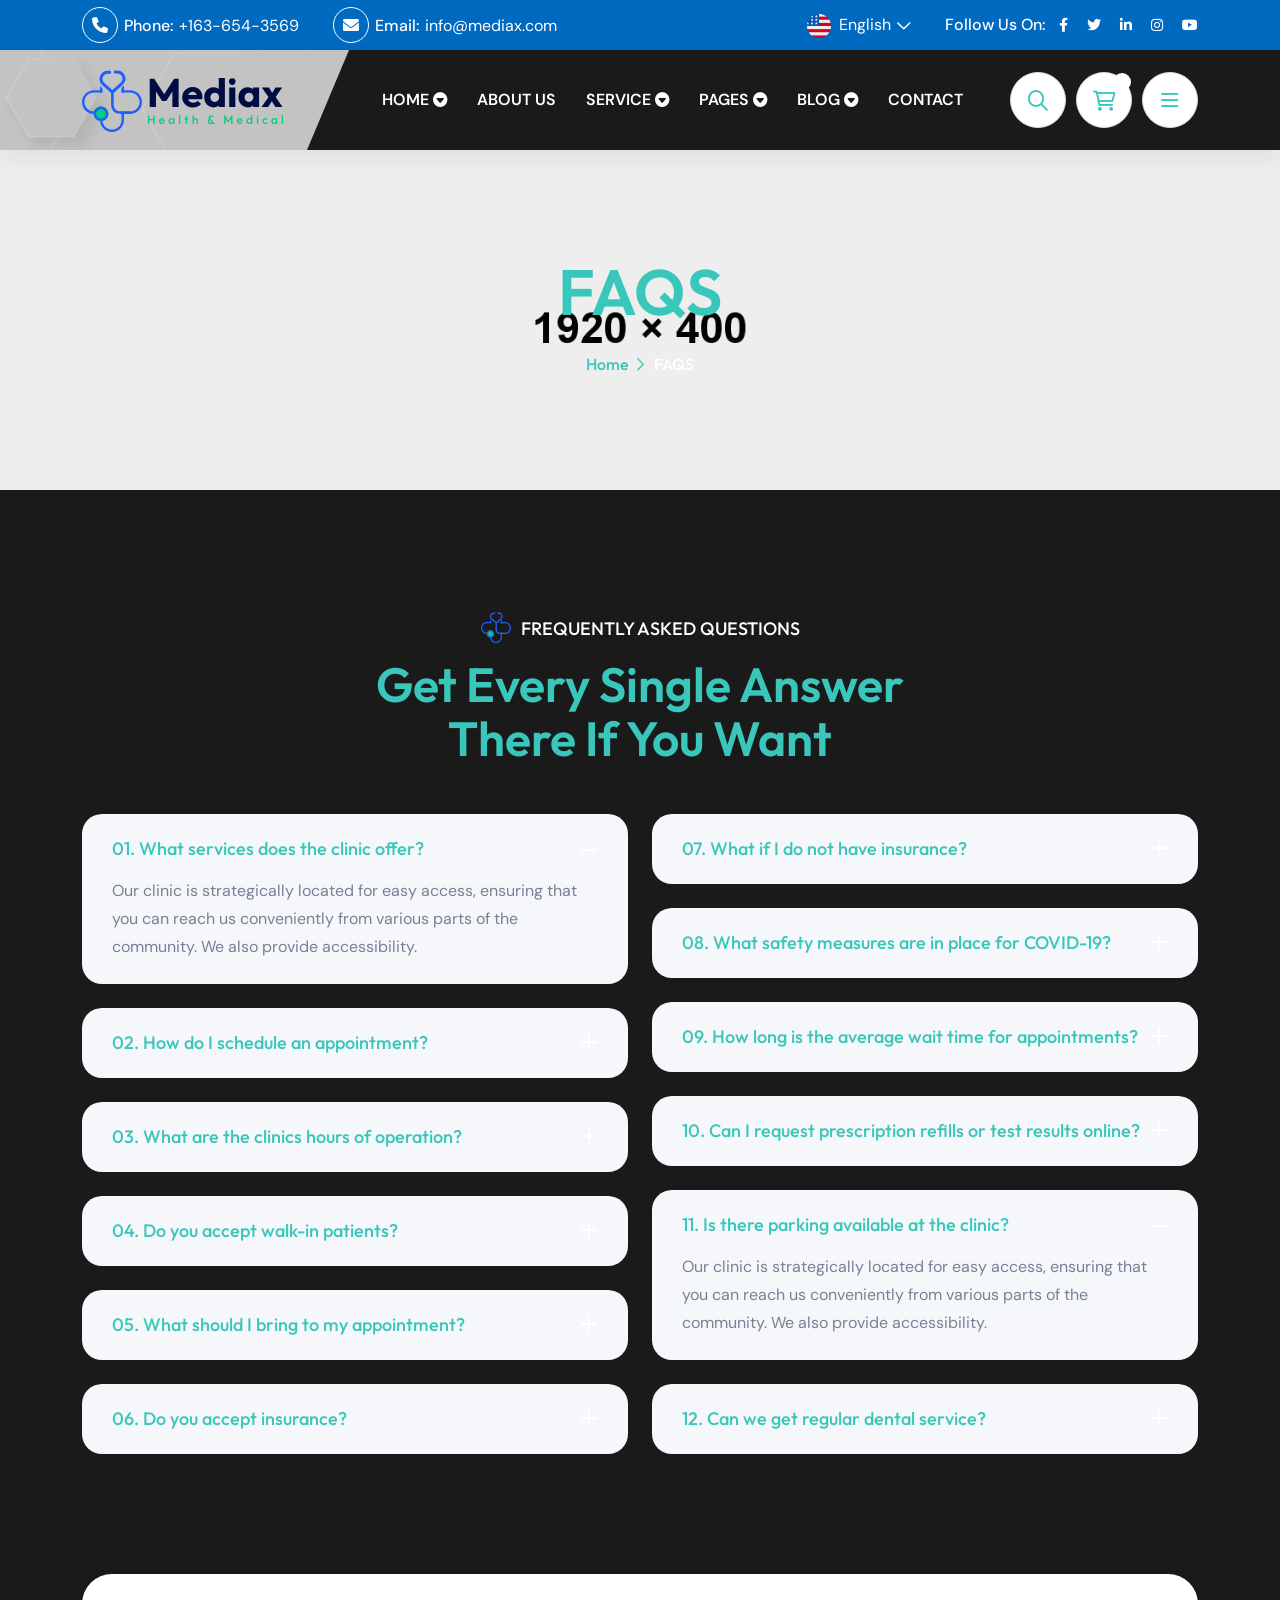
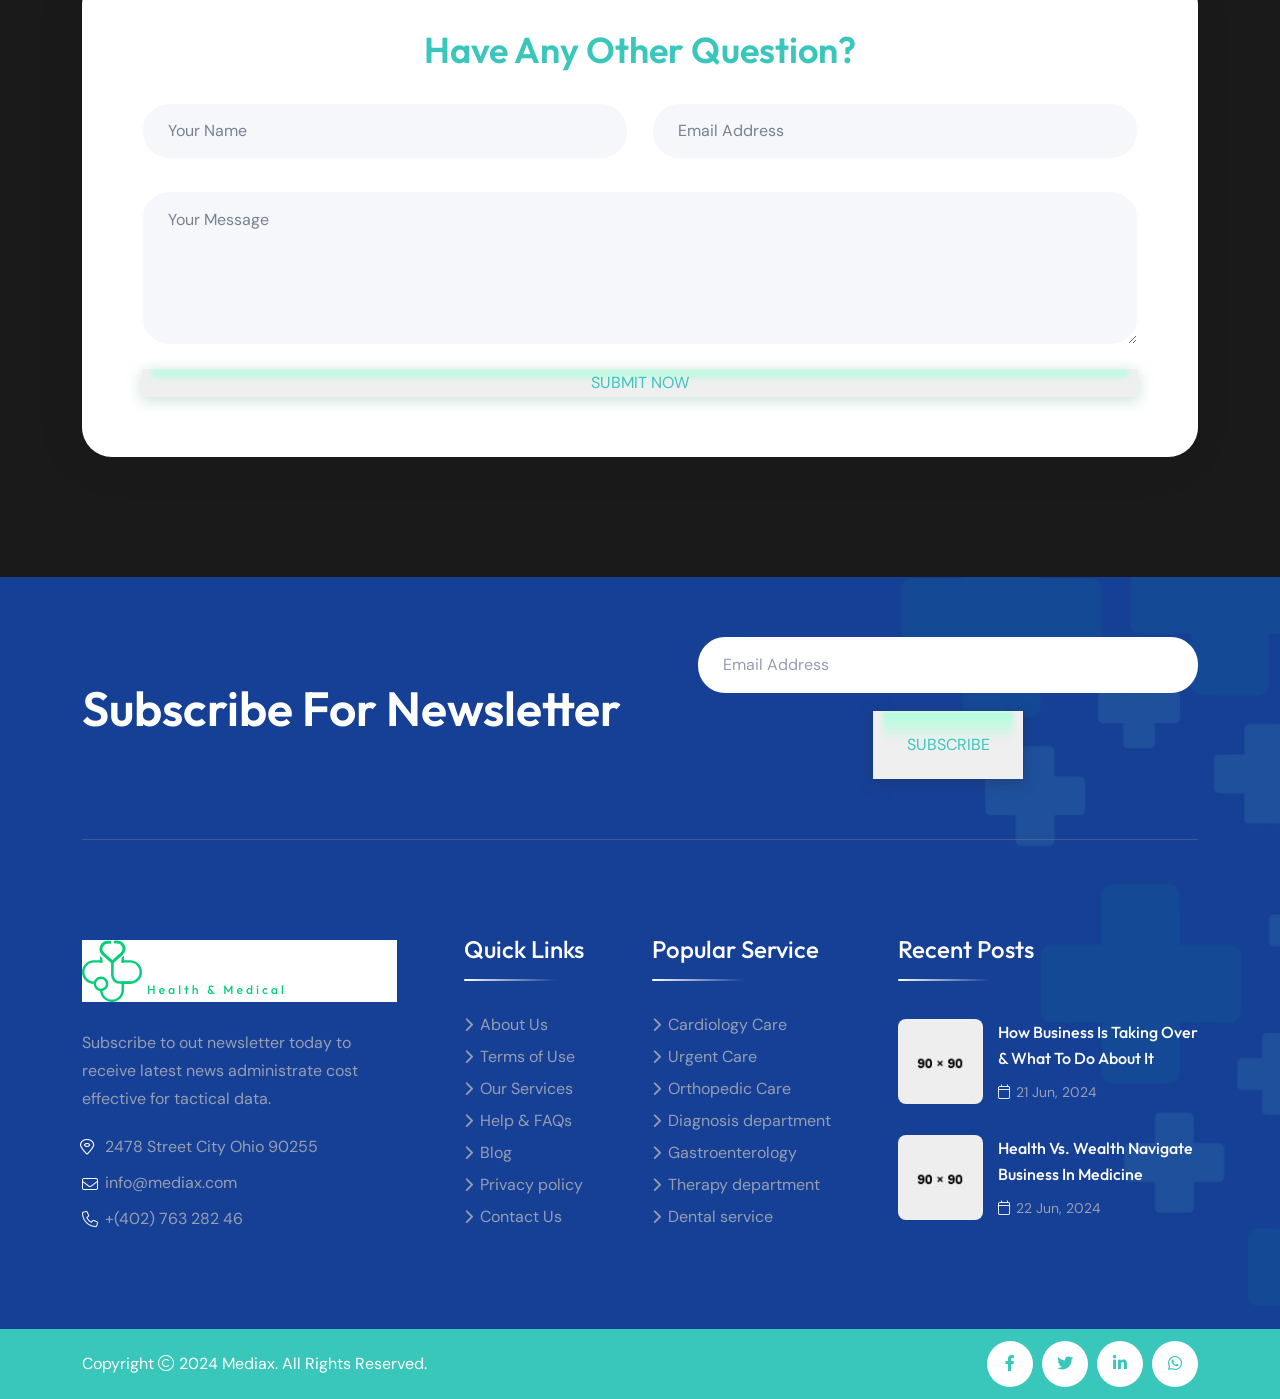
<file: Climbe Investimentos/faq.html>
<!doctype html>
<html class="no-js" lang="zxx">

<head>
    <meta charset="utf-8">
    <meta http-equiv="x-ua-compatible" content="ie=edge">
    <title>Mediax - Health & Medical HTML Template - Faq</title>
    <meta name="author" content="Mediax">
    <meta name="description" content="Mediax - Health & Medical HTML Template">
    <meta name="keywords" content="Mediax - Health & Medical HTML Template">
    <meta name="robots" content="INDEX,FOLLOW">

    <!-- Mobile Specific Metas -->
    <meta name="viewport" content="width=device-width, initial-scale=1, shrink-to-fit=no">

    <!-- Favicons - Place favicon.ico in the root directory -->
    <link rel="apple-touch-icon" sizes="57x57" href="assets/img/favicons/apple-icon-57x57.png">
    <link rel="apple-touch-icon" sizes="60x60" href="assets/img/favicons/apple-icon-60x60.png">
    <link rel="apple-touch-icon" sizes="72x72" href="assets/img/favicons/apple-icon-72x72.png">
    <link rel="apple-touch-icon" sizes="76x76" href="assets/img/favicons/apple-icon-76x76.png">
    <link rel="apple-touch-icon" sizes="114x114" href="assets/img/favicons/apple-icon-114x114.png">
    <link rel="apple-touch-icon" sizes="120x120" href="assets/img/favicons/apple-icon-120x120.png">
    <link rel="apple-touch-icon" sizes="144x144" href="assets/img/favicons/apple-icon-144x144.png">
    <link rel="apple-touch-icon" sizes="152x152" href="assets/img/favicons/apple-icon-152x152.png">
    <link rel="apple-touch-icon" sizes="180x180" href="assets/img/favicons/apple-icon-180x180.png">
    <link rel="icon" type="image/png" sizes="192x192" href="assets/img/favicons/android-icon-192x192.png">
    <link rel="icon" type="image/png" sizes="32x32" href="assets/img/favicons/favicon-32x32.png">
    <link rel="icon" type="image/png" sizes="96x96" href="assets/img/favicons/favicon-96x96.png">
    <link rel="icon" type="image/png" sizes="16x16" href="assets/img/favicons/favicon-16x16.png">
    <link rel="manifest" href="assets/img/favicons/manifest.json">
    <meta name="msapplication-TileColor" content="#ffffff">
    <meta name="msapplication-TileImage" content="assets/img/favicons/ms-icon-144x144.png">
    <meta name="theme-color" content="#ffffff">

    <!--==============================
	  Google Fonts
	============================== -->
    <link rel="preconnect" href="https://fonts.googleapis.com">
    <link rel="preconnect" href="https://fonts.gstatic.com" crossorigin>
    <link href="https://fonts.googleapis.com/css2?family=DM+Sans:opsz,wght@9..40,100;9..40,200;9..40,300;9..40,400;9..40,500;9..40,600;9..40,700;9..40,800&family=Outfit:wght@300;400;500;600;700;800;900&display=swap" rel="stylesheet">

    <!--==============================
	    All CSS File
	============================== -->
    <!-- Bootstrap -->
    <link rel="stylesheet" href="assets/css/bootstrap.min.css">
    <!-- Fontawesome Icon -->
    <link rel="stylesheet" href="assets/css/fontawesome.min.css">
    <!-- Magnific Popup -->
    <link rel="stylesheet" href="assets/css/magnific-popup.min.css">
    <!-- Swiper Js -->
    <link rel="stylesheet" href="assets/css/swiper-bundle.min.css">
    <!-- datetimepicker -->
    <link rel="stylesheet" href="assets/css/jquery.datetimepicker.min.css">
    <!-- Theme Custom CSS -->
    <link rel="stylesheet" href="assets/css/style.css">

</head>

<body>

    <!--[if lte IE 9]>
    	<p class="browserupgrade">You are using an <strong>outdated</strong> browser. Please <a href="https://browsehappy.com/">upgrade your browser</a> to improve your experience and security.</p>
  	<![endif]-->


    <!--********************************
   		Code Start From Here 
	******************************** -->

    <!--==============================
     Preloader
  ==============================-->
    <div class="preloader ">
        <button class="th-btn preloaderCls">Cancel Preloader </button>
        <div class="preloader-inner">
            <div class="loader"></div>
        </div>
    </div><!--==============================
    Sidemenu
============================== -->
    <div class="sidemenu-wrapper sidemenu-cart ">
        <div class="sidemenu-content">
            <button class="closeButton sideMenuCls"><i class="far fa-times"></i></button>
            <div class="widget woocommerce widget_shopping_cart">
                <h3 class="widget_title">Shopping cart</h3>
                <div class="widget_shopping_cart_content">
                    <ul class="woocommerce-mini-cart cart_list product_list_widget ">
                        <li class="woocommerce-mini-cart-item mini_cart_item">
                            <a href="#" class="remove remove_from_cart_button"><i class="far fa-times"></i></a>
                            <a href="#"><img src="assets/img/product/product_thumb_1_1.jpg" alt="Cart Image">Surgery Hands Gloves</a>
                            <span class="quantity">1 ×
                                <span class="woocommerce-Price-amount amount">
                                    <span class="woocommerce-Price-currencySymbol">$</span>940.00</span>
                            </span>
                        </li>
                        <li class="woocommerce-mini-cart-item mini_cart_item">
                            <a href="#" class="remove remove_from_cart_button"><i class="far fa-times"></i></a>
                            <a href="#"><img src="assets/img/product/product_thumb_1_2.jpg" alt="Cart Image">D-Ribose Drug Medicine</a>
                            <span class="quantity">1 ×
                                <span class="woocommerce-Price-amount amount">
                                    <span class="woocommerce-Price-currencySymbol">$</span>899.00</span>
                            </span>
                        </li>
                        <li class="woocommerce-mini-cart-item mini_cart_item">
                            <a href="#" class="remove remove_from_cart_button"><i class="far fa-times"></i></a>
                            <a href="#"><img src="assets/img/product/product_thumb_1_3.jpg" alt="Cart Image">CAD Dentistry Prosthesis</a>
                            <span class="quantity">1 ×
                                <span class="woocommerce-Price-amount amount">
                                    <span class="woocommerce-Price-currencySymbol">$</span>756.00</span>
                            </span>
                        </li>
                        <li class="woocommerce-mini-cart-item mini_cart_item">
                            <a href="#" class="remove remove_from_cart_button"><i class="far fa-times"></i></a>
                            <a href="#"><img src="assets/img/product/product_thumb_1_4.jpg" alt="Cart Image">Surgery Safety Mask</a>
                            <span class="quantity">1 ×
                                <span class="woocommerce-Price-amount amount">
                                    <span class="woocommerce-Price-currencySymbol">$</span>723.00</span>
                            </span>
                        </li>
                        <li class="woocommerce-mini-cart-item mini_cart_item">
                            <a href="#" class="remove remove_from_cart_button"><i class="far fa-times"></i></a>
                            <a href="#"><img src="assets/img/product/product_thumb_1_5.jpg" alt="Cart Image">Infrared Thermometers</a>
                            <span class="quantity">1 ×
                                <span class="woocommerce-Price-amount amount">
                                    <span class="woocommerce-Price-currencySymbol">$</span>1080.00</span>
                            </span>
                        </li>
                    </ul>
                    <p class="woocommerce-mini-cart__total total">
                        <strong>Subtotal:</strong>
                        <span class="woocommerce-Price-amount amount">
                            <span class="woocommerce-Price-currencySymbol">$</span>4398.00</span>
                    </p>
                    <p class="woocommerce-mini-cart__buttons buttons">
                        <a href="cart.html" class="th-btn wc-forward">View cart</a>
                        <a href="checkout.html" class="th-btn checkout wc-forward">Checkout</a>
                    </p>
                </div>
            </div>
        </div>
    </div><!--==============================
    Sidemenu
============================== -->
    <div class="sidemenu-wrapper sidemenu-info ">
        <div class="sidemenu-content">
            <button class="closeButton sideMenuCls"><i class="far fa-times"></i></button>
            <div class="widget  ">
                <div class="th-widget-about">
                    <div class="about-logo">
                        <a href="home-medical-clinic.html"><img src="assets/img/logo.svg" alt="Mediax"></a>
                    </div>
                    <p class="about-text">Subscribe to out newsletter today to receive latest news administrate cost effective for tactical data.</p>
                    <p class="footer-info">
                        <i class="fal fa-location-dot"></i>
                        2478 Street City Ohio 90255
                    </p>
                    <p class="footer-info">
                        <i class="fal fa-envelope"></i>
                        <a href="mailto:info@mediax.com" class="info-box_link">info@mediax.com</a>
                    </p>
                    <p class="footer-info">
                        <i class="fal fa-phone"></i>
                        <a href="tel:+40276328246" class="info-box_link">+(402) 763 282 46</a>
                    </p>
                    <div class="th-social">
                        <a href="https://www.facebook.com/"><i class="fab fa-facebook-f"></i></a>
                        <a href="https://www.twitter.com/"><i class="fab fa-twitter"></i></a>
                        <a href="https://www.linkedin.com/"><i class="fab fa-linkedin-in"></i></a>
                        <a href="https://www.whatsapp.com/"><i class="fab fa-whatsapp"></i></a>
                    </div>
                </div>
            </div>
            <div class="widget  ">
                <h3 class="widget_title">Let’s Stay In Touch</h3>
                <div class="newsletter-widget">
                    <p class="footer-text">Subscribe for newsletter</p>
                    <form action="#" class="newsletter-form">
                        <div class="form-group">
                            <input class="form-control" type="email" placeholder="Enter Email" required="">
                        </div>
                        <button type="submit" class="simple-icon"><i class="fa-solid fa-paper-plane"></i></button>
                    </form>
                    <div class="form-group">
                        <input type="checkbox" id="checkboxagree" name="checkboxagree">
                        <label for="checkboxagree">I agree with the terms & conditions</label>
                    </div>
                    <div class="btn-group">
                        <a href="https://play.google.com/" class="img-btn">
                            <img src="assets/img/normal/apple_store.png" alt="icon">
                        </a>
                        <a href="https://play.google.com/" class="img-btn">
                            <img src="assets/img/normal/play_store.png" alt="icon">
                        </a>
                    </div>
                </div>
            </div>
        </div>
    </div>
    <div class="popup-search-box d-none d-lg-block">
        <button class="searchClose"><i class="fal fa-times"></i></button>
        <form action="#">
            <input type="text" placeholder="What are you looking for?">
            <button type="submit"><i class="fal fa-search"></i></button>
        </form>
    </div><!--==============================
    Mobile Menu
  ============================== -->
    <div class="th-menu-wrapper">
        <div class="th-menu-area text-center">
            <button class="th-menu-toggle"><i class="fal fa-times"></i></button>
            <div class="mobile-logo">
                <a href="home-medical-clinic.html"><img src="assets/img/logo.svg" alt="Mediax"></a>
            </div>
            <div class="th-mobile-menu">
                <ul>
                    <li class="menu-item-has-children">
                        <a href="home-medical-clinic.html">Home</a>
                        <ul class="sub-menu">
                            <li><a href="home-medical-clinic.html">Medical Clinic</a></li>
                            <li><a href="home-dental-care.html">Dental Care</a></li>
                            <li><a href="home-medical-shop.html">Medical Shop</a></li>
                            <li><a href="home-ophthalmology.html">Home Ophthalmology</a></li>
                            <li><a href="home-pediatrics.html">Home Pediatrics</a></li>
                            <li><a href="home-gynecology.html">Home Gynecology</a></li>
                            <li><a href="home-aesthetic-dentistry.html">Aesthetic Dentistry</a></li>
                            <li><a href="home-medical-cosmetics.html">Medical Cosmetics</a></li>
                        </ul>
                    </li>
                    <li><a href="about.html">About Us</a></li>
                    <li class="menu-item-has-children">
                        <a href="#">Service</a>
                        <ul class="sub-menu">
                            <li><a href="service.html">Service</a></li>
                            <li><a href="service-details.html">Service Details</a></li>
                        </ul>
                    </li>
                    <li class="menu-item-has-children">
                        <a href="#">Pages</a>
                        <ul class="sub-menu">
                            <li class="menu-item-has-children">
                                <a href="#">Shop</a>
                                <ul class="sub-menu">
                                    <li><a href="shop.html">Shop</a></li>
                                    <li><a href="shop-details.html">Shop Details</a></li>
                                    <li><a href="cart.html">Cart Page</a></li>
                                    <li><a href="checkout.html">Checkout</a></li>
                                    <li><a href="wishlist.html">Wishlist</a></li>
                                </ul>
                            </li>
                            <li><a href="team.html">Team</a></li>
                            <li><a href="team-details.html">Team Details</a></li>
                            <li><a href="appointment.html">Appointments</a></li>
                            <li><a href="faq.html">Faq Page</a></li>
                            <li><a href="pricing.html">Pricing Plan</a></li>
                            <li><a href="error.html">Error Page</a></li>
                        </ul>
                    </li>
                    <li class="menu-item-has-children">
                        <a href="#">Blog</a>
                        <ul class="sub-menu">
                            <li><a href="blog.html">Blog</a></li>
                            <li><a href="blog-details.html">Blog Details</a></li>
                        </ul>
                    </li>
                    <li>
                        <a href="contact.html">Contact</a>
                    </li>
                </ul>
            </div>
        </div>
    </div><!--==============================
	Header Area
==============================-->
    <header class="th-header header-layout1">
        <div class="header-top">
            <div class="container">
                <div class="row justify-content-center justify-content-lg-between align-items-center gy-2">
                    <div class="col-auto d-none d-lg-block">
                        <div class="header-links">
                            <ul>
                                <li class="d-none d-sm-inline-block"><i class="fas fa-phone icon-btn"></i><b>Phone:</b> <a href="tel:+1636543569">+163-654-3569</a></li>
                                <li class="d-none d-sm-inline-block"><i class="fas fa-envelope icon-btn"></i><b>Email:</b> <a href="mailto:info@mediax.com">info@mediax.com</a></li>
                                <li class="d-none d-xxl-inline-block"><i class="fas fa-location-dot icon-btn"></i> 1 Barnes Jewish Hospital Plaza, United States</li>
                            </ul>
                        </div>
                    </div>
                    <div class="col-auto">
                        <div class="header-links">
                            <ul>
                                <li class="d-none d-md-inline-block">
                                    <div class="dropdown-link">
                                        <a class="dropdown-toggle" href="#" role="button" id="dropdownMenuLink1" data-bs-toggle="dropdown" aria-expanded="true"><img src="assets/img/icon/english.png" alt="icon"> English</a>
                                        <ul class="dropdown-menu" aria-labelledby="dropdownMenuLink1">
                                            <li>
                                                <a href="#">German</a>
                                                <a href="#">French</a>
                                                <a href="#">Italian</a>
                                                <a href="#">Latvian</a>
                                            </li>
                                        </ul>
                                    </div>
                                </li>
                                <li>
                                    <div class="social-links">
                                        <span class="social-title">Follow Us On: </span>
                                        <a href="https://www.facebook.com/"><i class="fab fa-facebook-f"></i></a>
                                        <a href="https://www.twitter.com/"><i class="fab fa-twitter"></i></a>
                                        <a href="https://www.linkedin.com/"><i class="fab fa-linkedin-in"></i></a>
                                        <a href="https://www.instagram.com/"><i class="fab fa-instagram"></i></a>
                                        <a href="https://www.youtube.com/"><i class="fab fa-youtube"></i></a>
                                    </div>
                                </li>
                            </ul>
                        </div>
                    </div>
                </div>
            </div>
        </div>
        <div class="sticky-wrapper">
            <!-- Main Menu Area -->
            <div class="menu-area">
                <div class="container">
                    <div class="row align-items-center justify-content-between">
                        <div class="col-auto">
                            <div class="header-logo">
                                <div class="logo-bg" data-bg-src="assets/img/bg/logo_bg_1.png"></div>
                                <a href="home-medical-clinic.html"><img src="assets/img/logo.svg" alt="Mediax"></a>
                            </div>
                        </div>
                        <div class="col-auto d-none d-lg-inline-block">
                            <nav class="main-menu d-none d-lg-inline-block">
                                <ul>
                                    <li class="menu-item-has-children">
                                        <a href="home-medical-clinic.html">Home</a>
                                        <ul class="sub-menu">
                                            <li><a href="home-medical-clinic.html">Medical Clinic</a></li>
                                            <li><a href="home-dental-care.html">Dental Care</a></li>
                                            <li><a href="home-medical-shop.html">Medical Shop</a></li>
                                            <li><a href="home-ophthalmology.html">Home Ophthalmology</a></li>
                                            <li><a href="home-pediatrics.html">Home Pediatrics</a></li>
                                            <li><a href="home-gynecology.html">Home Gynecology</a></li>
                                            <li><a href="home-aesthetic-dentistry.html">Aesthetic Dentistry</a></li>
                                            <li><a href="home-medical-cosmetics.html">Medical Cosmetics</a></li>
                                        </ul>
                                    </li>
                                    <li><a href="about.html">About Us</a></li>
                                    <li class="menu-item-has-children">
                                        <a href="#">Service</a>
                                        <ul class="sub-menu">
                                            <li><a href="service.html">Service</a></li>
                                            <li><a href="service-details.html">Service Details</a></li>
                                        </ul>
                                    </li>
                                    <li class="menu-item-has-children">
                                        <a href="#">Pages</a>
                                        <ul class="sub-menu">
                                            <li class="menu-item-has-children">
                                                <a href="#">Shop</a>
                                                <ul class="sub-menu">
                                                    <li><a href="shop.html">Shop</a></li>
                                                    <li><a href="shop-details.html">Shop Details</a></li>
                                                    <li><a href="cart.html">Cart Page</a></li>
                                                    <li><a href="checkout.html">Checkout</a></li>
                                                    <li><a href="wishlist.html">Wishlist</a></li>
                                                </ul>
                                            </li>
                                            <li><a href="team.html">Team</a></li>
                                            <li><a href="team-details.html">Team Details</a></li>
                                            <li><a href="appointment.html">Appointments</a></li>
                                            <li><a href="faq.html">Faq Page</a></li>
                                            <li><a href="pricing.html">Pricing Plan</a></li>
                                            <li><a href="error.html">Error Page</a></li>
                                        </ul>
                                    </li>
                                    <li class="menu-item-has-children">
                                        <a href="#">Blog</a>
                                        <ul class="sub-menu">
                                            <li><a href="blog.html">Blog</a></li>
                                            <li><a href="blog-details.html">Blog Details</a></li>
                                        </ul>
                                    </li>
                                    <li>
                                        <a href="contact.html">Contact</a>
                                    </li>
                                </ul>
                            </nav>
                        </div>
                        <div class="col-auto">
                            <div class="header-button">
                                <button type="button" class="icon-btn searchBoxToggler d-none d-xl-inline-block"><i class="far fa-search"></i></button>
                                <button type="button" class="icon-btn sideMenuCart">
                                    <span class="badge">5</span>
                                    <i class="far fa-cart-shopping"></i>
                                </button>
                                <a href="appointment.html" class="th-btn">Appointment Now</a>
                                <button type="button" class="icon-btn sideMenuInfo d-none d-xl-inline-block"><i class="far fa-bars"></i></button>
                                <button type="button" class="th-menu-toggle d-block d-lg-none"><i class="far fa-bars"></i></button>
                            </div>
                        </div>
                    </div>
                </div>
            </div>
        </div>
    </header>
    <!--==============================
    Breadcumb
============================== -->
    <div class="breadcumb-wrapper " data-bg-src="assets/img/bg/breadcumb-bg.jpg">
        <div class="container">
            <div class="breadcumb-content">
                <h1 class="breadcumb-title">FAQS</h1>
                <ul class="breadcumb-menu">
                    <li><a href="home-medical-clinic.html">Home</a></li>
                    <li>FAQS</li>
                </ul>
            </div>
        </div>
    </div><!--==============================
Faq Area
==============================-->
    <div class="space">
        <div class="container">
            <div class="row justify-content-center">
                <div class="col-lg-6 col-md-9">
                    <div class="title-area text-center">
                        <span class="sub-title"><img src="assets/img/theme-img/title_icon.svg" alt="Icon">Frequently Asked Questions</span>
                        <h2 class="sec-title">Get Every Single Answer There If You Want</h2>
                    </div>
                </div>
            </div>

            <div class="row gy-4">
                <div class="col-xl-6">
                    <div class="accordion-1 accordion" id="faqAccordion">


                        <div class="accordion-card active">
                            <div class="accordion-header" id="collapse-item-1">
                                <button class="accordion-button " type="button" data-bs-toggle="collapse" data-bs-target="#collapse-1" aria-expanded="true" aria-controls="collapse-1">01. What services does the clinic offer?</button>
                            </div>
                            <div id="collapse-1" class="accordion-collapse collapse show" aria-labelledby="collapse-item-1" data-bs-parent="#faqAccordion">
                                <div class="accordion-body">
                                    <p class="faq-text">Our clinic is strategically located for easy access, ensuring that you can reach us conveniently from various parts of the community. We also provide accessibility.</p>
                                </div>
                            </div>
                        </div>


                        <div class="accordion-card ">
                            <div class="accordion-header" id="collapse-item-2">
                                <button class="accordion-button collapsed" type="button" data-bs-toggle="collapse" data-bs-target="#collapse-2" aria-expanded="false" aria-controls="collapse-2">02. How do I schedule an appointment?</button>
                            </div>
                            <div id="collapse-2" class="accordion-collapse collapse " aria-labelledby="collapse-item-2" data-bs-parent="#faqAccordion">
                                <div class="accordion-body">
                                    <p class="faq-text">Our clinic is strategically located for easy access, ensuring that you can reach us conveniently from various parts of the community. We also provide accessibility.</p>
                                </div>
                            </div>
                        </div>


                        <div class="accordion-card ">
                            <div class="accordion-header" id="collapse-item-3">
                                <button class="accordion-button collapsed" type="button" data-bs-toggle="collapse" data-bs-target="#collapse-3" aria-expanded="false" aria-controls="collapse-3">03. What are the clinics hours of operation?</button>
                            </div>
                            <div id="collapse-3" class="accordion-collapse collapse " aria-labelledby="collapse-item-3" data-bs-parent="#faqAccordion">
                                <div class="accordion-body">
                                    <p class="faq-text">Our clinic is strategically located for easy access, ensuring that you can reach us conveniently from various parts of the community. We also provide accessibility.</p>
                                </div>
                            </div>
                        </div>


                        <div class="accordion-card ">
                            <div class="accordion-header" id="collapse-item-4">
                                <button class="accordion-button collapsed" type="button" data-bs-toggle="collapse" data-bs-target="#collapse-4" aria-expanded="false" aria-controls="collapse-4">04. Do you accept walk-in patients?</button>
                            </div>
                            <div id="collapse-4" class="accordion-collapse collapse " aria-labelledby="collapse-item-4" data-bs-parent="#faqAccordion">
                                <div class="accordion-body">
                                    <p class="faq-text">Our clinic is strategically located for easy access, ensuring that you can reach us conveniently from various parts of the community. We also provide accessibility.</p>
                                </div>
                            </div>
                        </div>


                        <div class="accordion-card ">
                            <div class="accordion-header" id="collapse-item-5">
                                <button class="accordion-button collapsed" type="button" data-bs-toggle="collapse" data-bs-target="#collapse-5" aria-expanded="false" aria-controls="collapse-5">05. What should I bring to my appointment?</button>
                            </div>
                            <div id="collapse-5" class="accordion-collapse collapse " aria-labelledby="collapse-item-5" data-bs-parent="#faqAccordion">
                                <div class="accordion-body">
                                    <p class="faq-text">Our clinic is strategically located for easy access, ensuring that you can reach us conveniently from various parts of the community. We also provide accessibility.</p>
                                </div>
                            </div>
                        </div>


                        <div class="accordion-card ">
                            <div class="accordion-header" id="collapse-item-6">
                                <button class="accordion-button collapsed" type="button" data-bs-toggle="collapse" data-bs-target="#collapse-6" aria-expanded="false" aria-controls="collapse-6">06. Do you accept insurance?</button>
                            </div>
                            <div id="collapse-6" class="accordion-collapse collapse " aria-labelledby="collapse-item-6" data-bs-parent="#faqAccordion">
                                <div class="accordion-body">
                                    <p class="faq-text">Our clinic is strategically located for easy access, ensuring that you can reach us conveniently from various parts of the community. We also provide accessibility.</p>
                                </div>
                            </div>
                        </div>
                    </div>
                </div>
                <div class="col-xl-6">
                    <div class="accordion-1 accordion" id="faqAccordion2">


                        <div class="accordion-card ">
                            <div class="accordion-header" id="collapse2-item-1">
                                <button class="accordion-button collapsed" type="button" data-bs-toggle="collapse" data-bs-target="#collapse2-1" aria-expanded="false" aria-controls="collapse2-1">07. What if I do not have insurance?</button>
                            </div>
                            <div id="collapse2-1" class="accordion-collapse collapse " aria-labelledby="collapse2-item-1" data-bs-parent="#faqAccordion2">
                                <div class="accordion-body">
                                    <p class="faq-text">Our clinic is strategically located for easy access, ensuring that you can reach us conveniently from various parts of the community. We also provide accessibility.</p>
                                </div>
                            </div>
                        </div>


                        <div class="accordion-card ">
                            <div class="accordion-header" id="collapse2-item-2">
                                <button class="accordion-button collapsed" type="button" data-bs-toggle="collapse" data-bs-target="#collapse2-2" aria-expanded="false" aria-controls="collapse2-2">08. What safety measures are in place for COVID-19?</button>
                            </div>
                            <div id="collapse2-2" class="accordion-collapse collapse " aria-labelledby="collapse2-item-2" data-bs-parent="#faqAccordion2">
                                <div class="accordion-body">
                                    <p class="faq-text">Our clinic is strategically located for easy access, ensuring that you can reach us conveniently from various parts of the community. We also provide accessibility.</p>
                                </div>
                            </div>
                        </div>


                        <div class="accordion-card ">
                            <div class="accordion-header" id="collapse2-item-3">
                                <button class="accordion-button collapsed" type="button" data-bs-toggle="collapse" data-bs-target="#collapse2-3" aria-expanded="false" aria-controls="collapse2-3">09. How long is the average wait time for appointments?</button>
                            </div>
                            <div id="collapse2-3" class="accordion-collapse collapse " aria-labelledby="collapse2-item-3" data-bs-parent="#faqAccordion2">
                                <div class="accordion-body">
                                    <p class="faq-text">Our clinic is strategically located for easy access, ensuring that you can reach us conveniently from various parts of the community. We also provide accessibility.</p>
                                </div>
                            </div>
                        </div>


                        <div class="accordion-card ">
                            <div class="accordion-header" id="collapse2-item-4">
                                <button class="accordion-button collapsed" type="button" data-bs-toggle="collapse" data-bs-target="#collapse2-4" aria-expanded="false" aria-controls="collapse2-4">10. Can I request prescription refills or test results online?</button>
                            </div>
                            <div id="collapse2-4" class="accordion-collapse collapse " aria-labelledby="collapse2-item-4" data-bs-parent="#faqAccordion2">
                                <div class="accordion-body">
                                    <p class="faq-text">Our clinic is strategically located for easy access, ensuring that you can reach us conveniently from various parts of the community. We also provide accessibility.</p>
                                </div>
                            </div>
                        </div>


                        <div class="accordion-card active">
                            <div class="accordion-header" id="collapse2-item-5">
                                <button class="accordion-button " type="button" data-bs-toggle="collapse" data-bs-target="#collapse2-5" aria-expanded="true" aria-controls="collapse2-5">11. Is there parking available at the clinic?</button>
                            </div>
                            <div id="collapse2-5" class="accordion-collapse collapse show" aria-labelledby="collapse2-item-5" data-bs-parent="#faqAccordion2">
                                <div class="accordion-body">
                                    <p class="faq-text">Our clinic is strategically located for easy access, ensuring that you can reach us conveniently from various parts of the community. We also provide accessibility.</p>
                                </div>
                            </div>
                        </div>


                        <div class="accordion-card ">
                            <div class="accordion-header" id="collapse2-item-6">
                                <button class="accordion-button collapsed" type="button" data-bs-toggle="collapse" data-bs-target="#collapse2-6" aria-expanded="false" aria-controls="collapse2-6">12. Can we get regular dental service?</button>
                            </div>
                            <div id="collapse2-6" class="accordion-collapse collapse " aria-labelledby="collapse2-item-6" data-bs-parent="#faqAccordion2">
                                <div class="accordion-body">
                                    <p class="faq-text">Our clinic is strategically located for easy access, ensuring that you can reach us conveniently from various parts of the community. We also provide accessibility.</p>
                                </div>
                            </div>
                        </div>
                    </div>
                </div>
            </div>

        </div>
    </div>

    <!--==============================
Contact Area   
==============================-->
    <div class="space-bottom">
        <div class="container">
            <form action="mail.php" method="POST" class="faq-form">
                <h3 class="sec-title mb-30 text-center">Have Any Other Question?</h3>
                <div class="row">
                    <div class="form-group col-md-6">
                        <input type="text" class="form-control" name="name" id="name" placeholder="Your Name">
                    </div>
                    <div class="form-group col-md-6">
                        <input type="email" class="form-control" name="email" id="email" placeholder="Email Address">
                    </div>
                    <div class="form-group col-12">
                        <textarea name="message" id="message" cols="30" rows="3" class="form-control" placeholder="Your Message"></textarea>
                    </div>
                    <div class="form-btn col-12">
                        <button class="th-btn btn-fw">Submit Now</button>
                    </div>
                </div>
                <p class="form-messages mb-0 mt-3"></p>
            </form>
        </div>
    </div>
    <!--==============================
	Footer Area
==============================-->
    <footer class="footer-wrapper footer-layout1" data-bg-src="assets/img/bg/footer_bg_1.jpg">
        <div class="container z-index-common">
            <div class="newsletter-wrap">
                <div class="newsletter-content">
                    <h2 class="sec-title">Subscribe for newsletter</h2>
                </div>
                <form class="newsletter-form">
                    <div class="form-group">
                        <input class="form-control" type="email" placeholder="Email Address" required="">
                    </div>
                    <button type="submit" class="th-btn shadow-1">Subscribe</button>
                </form>
            </div>
        </div>
        <div class="widget-area">
            <div class="container">
                <div class="row justify-content-between">
                    <div class="col-md-6 col-xl-auto">
                        <div class="widget footer-widget">
                            <div class="th-widget-about">
                                <div class="about-logo">
                                    <a href="home-medical-clinic.html"><img src="assets/img/logo-footer.svg" alt="Mediax"></a>
                                </div>
                                <p class="about-text">Subscribe to out newsletter today to receive latest news administrate cost effective for tactical data.</p>
                                <p class="footer-info">
                                    <i class="fal fa-location-dot"></i>
                                    2478 Street City Ohio 90255
                                </p>
                                <p class="footer-info">
                                    <i class="fal fa-envelope"></i>
                                    <a href="mailto:info@mediax.com" class="info-box_link">info@mediax.com</a>
                                </p>
                                <p class="footer-info">
                                    <i class="fal fa-phone"></i>
                                    <a href="tel:+40276328246" class="info-box_link">+(402) 763 282 46</a>
                                </p>
                            </div>
                        </div>
                    </div>
                    <div class="col-md-6 col-xl-auto">
                        <div class="widget widget_nav_menu footer-widget">
                            <h3 class="widget_title">Quick Links</h3>
                            <div class="menu-all-pages-container">
                                <ul class="menu">
                                    <li><a href="about.html">About Us</a></li>
                                    <li><a href="about.html">Terms of Use</a></li>
                                    <li><a href="service.html">Our Services</a></li>
                                    <li><a href="faq.html">Help & FAQs</a></li>
                                    <li><a href="blog.html">Blog</a></li>
                                    <li><a href="about.html">Privacy policy</a></li>
                                    <li><a href="contact.html">Contact Us</a></li>
                                </ul>
                            </div>
                        </div>
                    </div>
                    <div class="col-md-6 col-xl-auto">
                        <div class="widget widget_nav_menu footer-widget">
                            <h3 class="widget_title">Popular service</h3>
                            <div class="menu-all-pages-container">
                                <ul class="menu">
                                    <li><a href="service-details.html">Cardiology Care</a></li>
                                    <li><a href="service-details.html">Urgent Care</a></li>
                                    <li><a href="service-details.html">Orthopedic Care</a></li>
                                    <li><a href="service-details.html">Diagnosis department</a></li>
                                    <li><a href="service-details.html">Gastroenterology</a></li>
                                    <li><a href="service-details.html">Therapy department</a></li>
                                    <li><a href="service-details.html">Dental service</a></li>
                                </ul>
                            </div>
                        </div>
                    </div>
                    <div class="col-md-6 col-xl-auto">
                        <div class="widget footer-widget">
                            <h3 class="widget_title">Recent Posts</h3>
                            <div class="recent-post-wrap">
                                <div class="recent-post">
                                    <div class="media-img">
                                        <a href="blog-details.html"><img src="assets/img/blog/recent-post-2-1.jpg" alt="Blog Image"></a>
                                    </div>
                                    <div class="media-body">
                                        <h4 class="post-title"><a class="text-inherit" href="blog-details.html">How Business Is Taking Over & What to Do About It</a></h4>
                                        <div class="recent-post-meta">
                                            <a href="blog.html"><i class="fal fa-calendar"></i>21 Jun, 2024</a>
                                        </div>
                                    </div>
                                </div>
                                <div class="recent-post">
                                    <div class="media-img">
                                        <a href="blog-details.html"><img src="assets/img/blog/recent-post-2-2.jpg" alt="Blog Image"></a>
                                    </div>
                                    <div class="media-body">
                                        <h4 class="post-title"><a class="text-inherit" href="blog-details.html">Health vs. Wealth Navigate Business in Medicine</a></h4>
                                        <div class="recent-post-meta">
                                            <a href="blog.html"><i class="fal fa-calendar"></i>22 Jun, 2024</a>
                                        </div>
                                    </div>
                                </div>
                            </div>
                        </div>
                    </div>
                </div>
            </div>
        </div>
        <div class="copyright-wrap">
            <div class="container">
                <div class="row gy-2 align-items-center">
                    <div class="col-md-7">
                        <p class="copyright-text">Copyright <i class="fal fa-copyright"></i> 2024 <a href="home-medical-clinic.html">Mediax</a>. All Rights Reserved.</p>
                    </div>
                    <div class="col-md-5 text-center text-md-end">
                        <div class="th-social">
                            <a href="https://www.facebook.com/"><i class="fab fa-facebook-f"></i></a>
                            <a href="https://www.twitter.com/"><i class="fab fa-twitter"></i></a>
                            <a href="https://www.linkedin.com/"><i class="fab fa-linkedin-in"></i></a>
                            <a href="https://www.whatsapp.com/"><i class="fab fa-whatsapp"></i></a>
                        </div>
                    </div>
                </div>
            </div>
        </div>
    </footer>

    <!--********************************
			Code End  Here 
	******************************** -->

    <!-- Scroll To Top -->
    <div class="scroll-top">
        <svg class="progress-circle svg-content" width="100%" height="100%" viewBox="-1 -1 102 102">
            <path d="M50,1 a49,49 0 0,1 0,98 a49,49 0 0,1 0,-98" style="transition: stroke-dashoffset 10ms linear 0s; stroke-dasharray: 307.919, 307.919; stroke-dashoffset: 307.919;"></path>
        </svg>
    </div>

    <!--==============================
    All Js File
============================== -->
    <!-- Jquery -->
    <script src="assets/js/vendor/jquery-3.7.1.min.js"></script>
    <!-- Swiper Js -->
    <script src="assets/js/swiper-bundle.min.js"></script>
    <!-- Bootstrap -->
    <script src="assets/js/bootstrap.min.js"></script>
    <!-- Magnific Popup -->
    <script src="assets/js/jquery.magnific-popup.min.js"></script>
    <!-- Counter Up -->
    <script src="assets/js/jquery.counterup.min.js"></script>
    <!-- datetimepicker -->
    <script src="assets/js/jquery.datetimepicker.min.js"></script>
    <!-- Range Slider -->
    <script src="assets/js/jquery-ui.min.js"></script>
    <!-- Isotope Filter -->
    <script src="assets/js/imagesloaded.pkgd.min.js"></script>
    <script src="assets/js/isotope.pkgd.min.js"></script>

    <!-- Main Js File -->
    <script src="assets/js/main.js"></script>
</body>

</html>
</file>
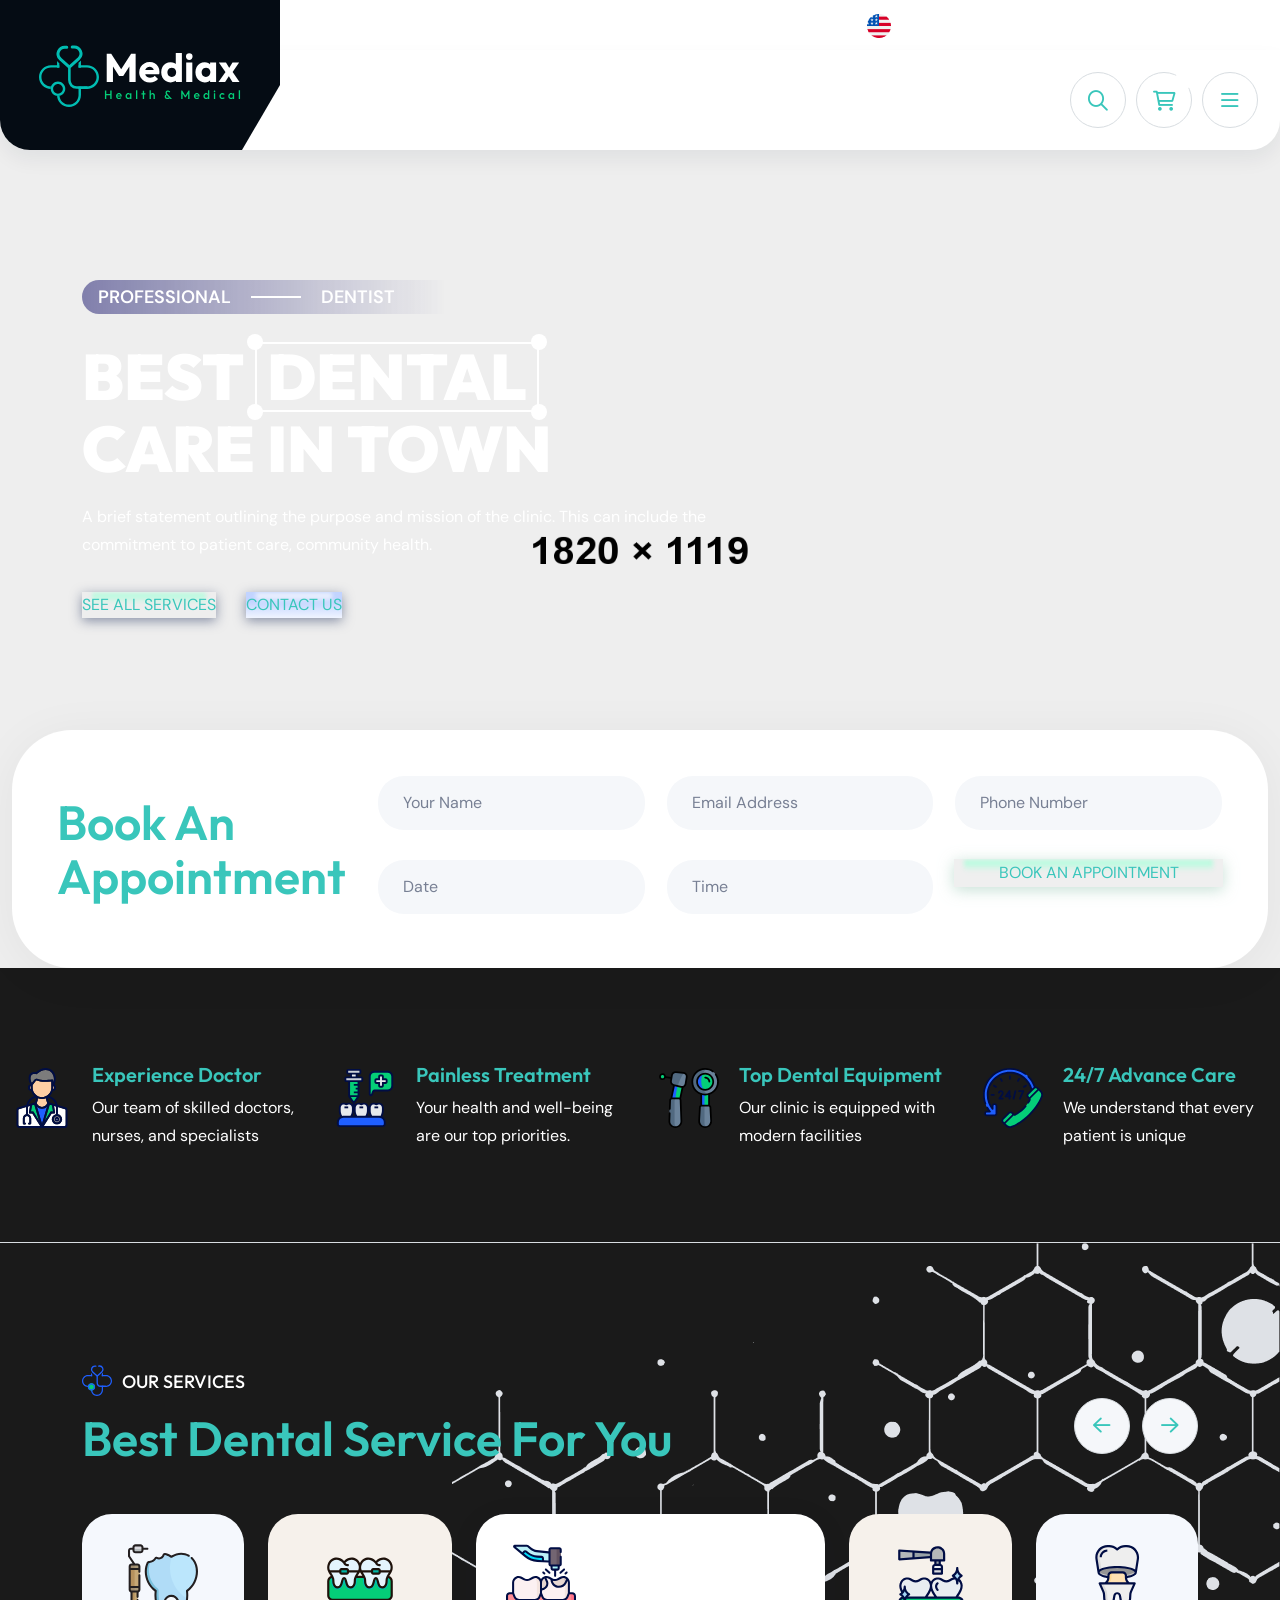
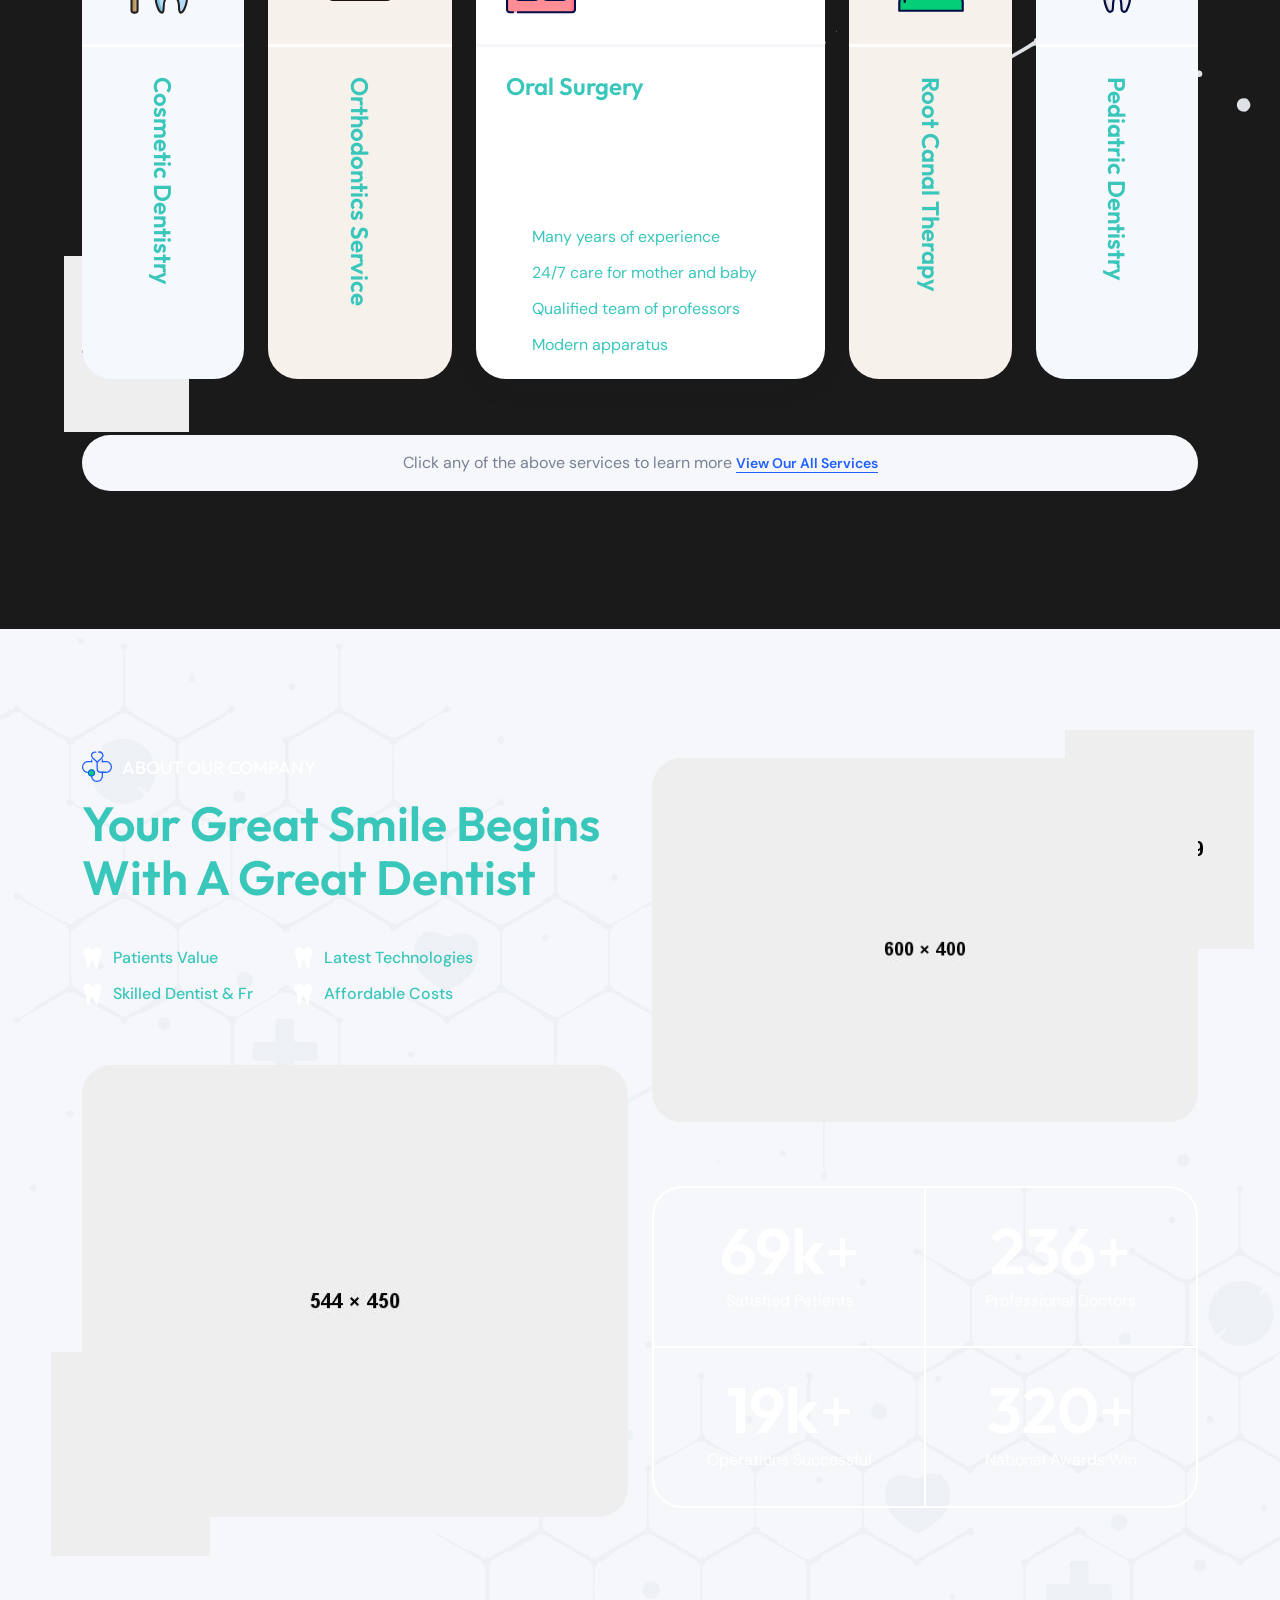
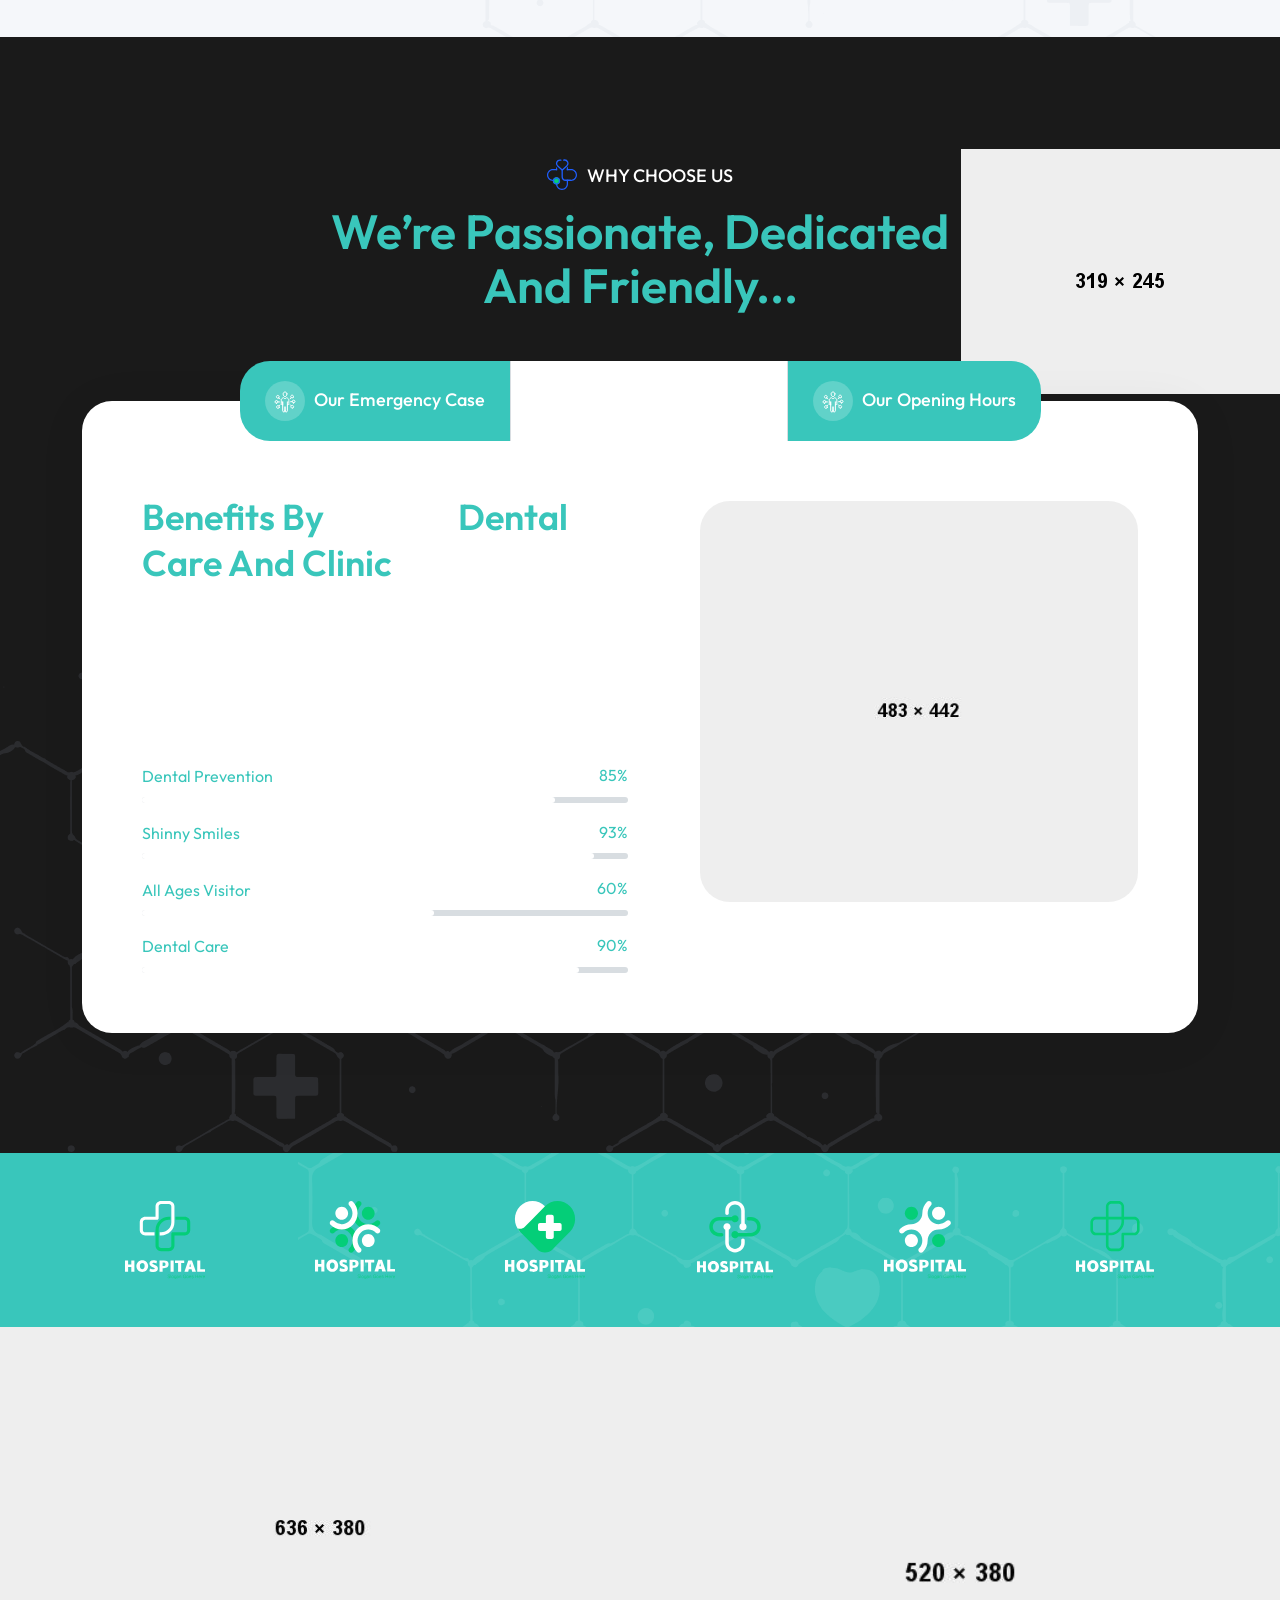
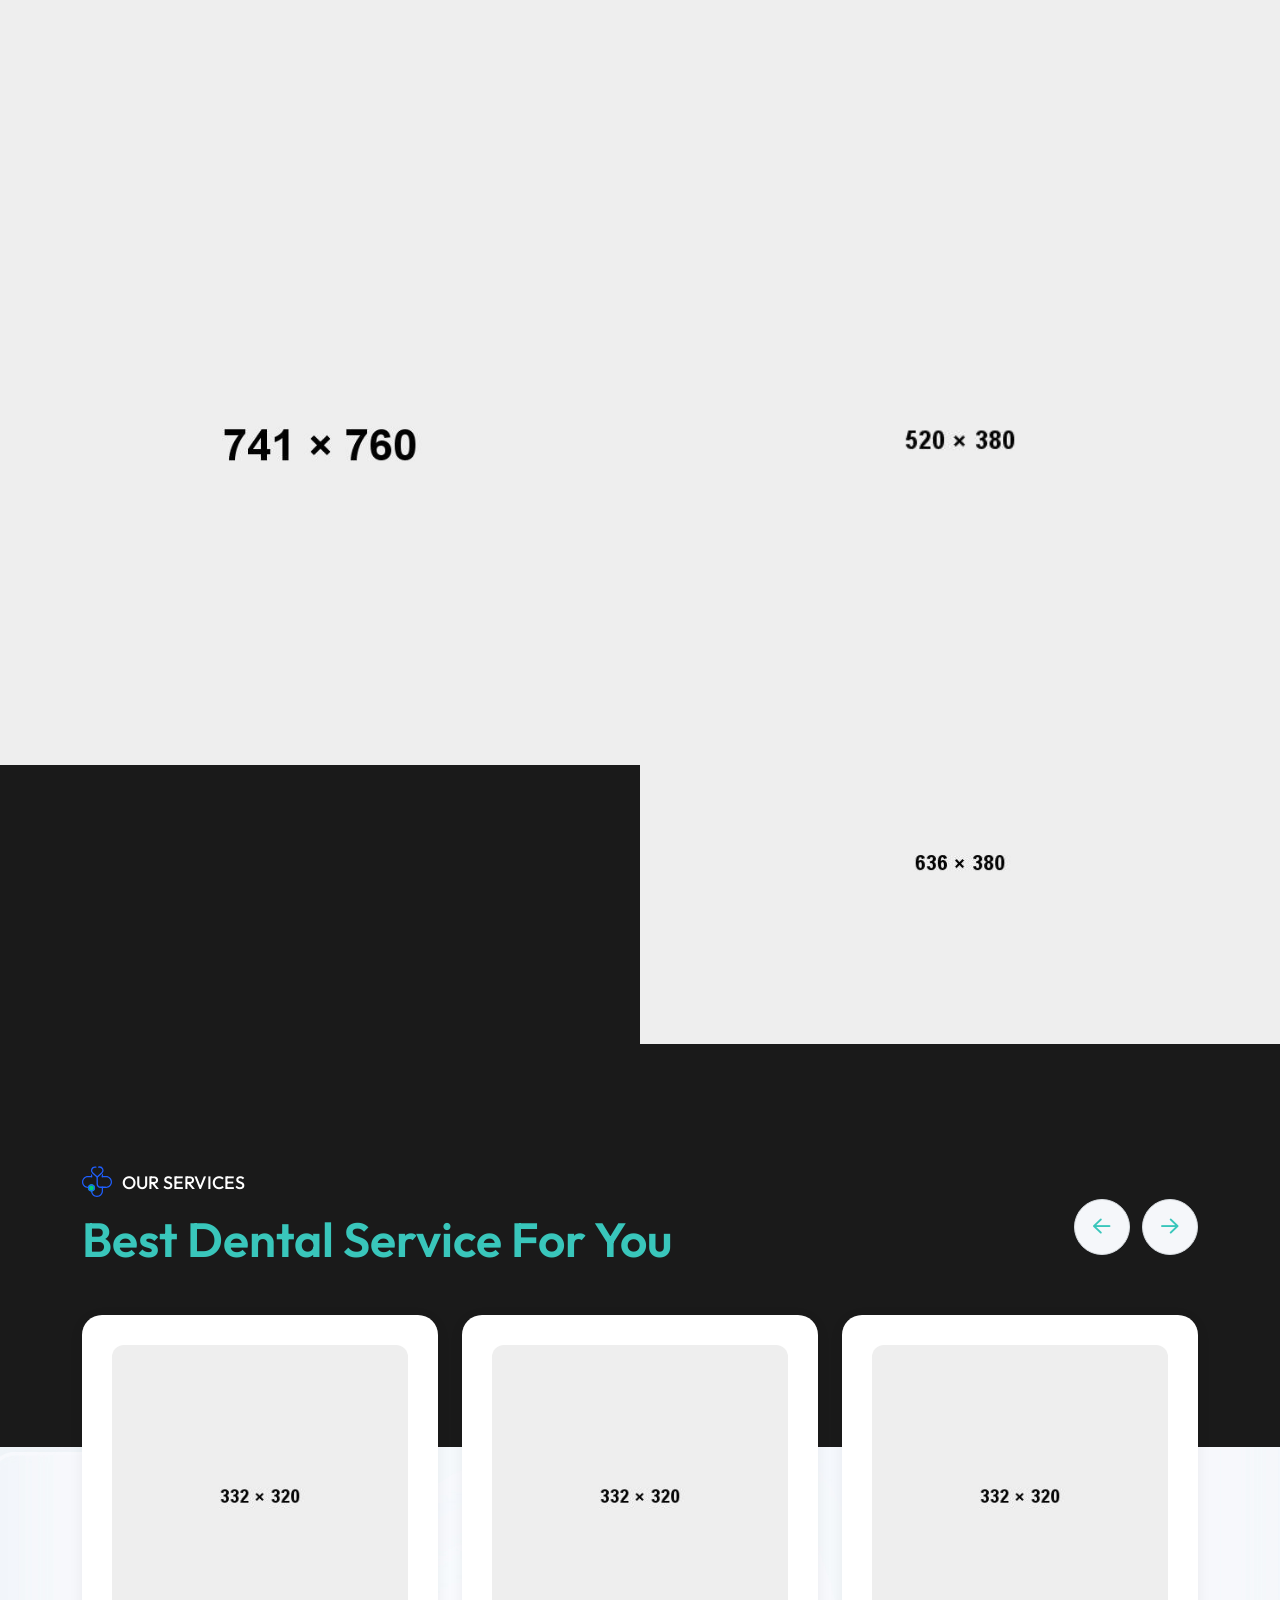
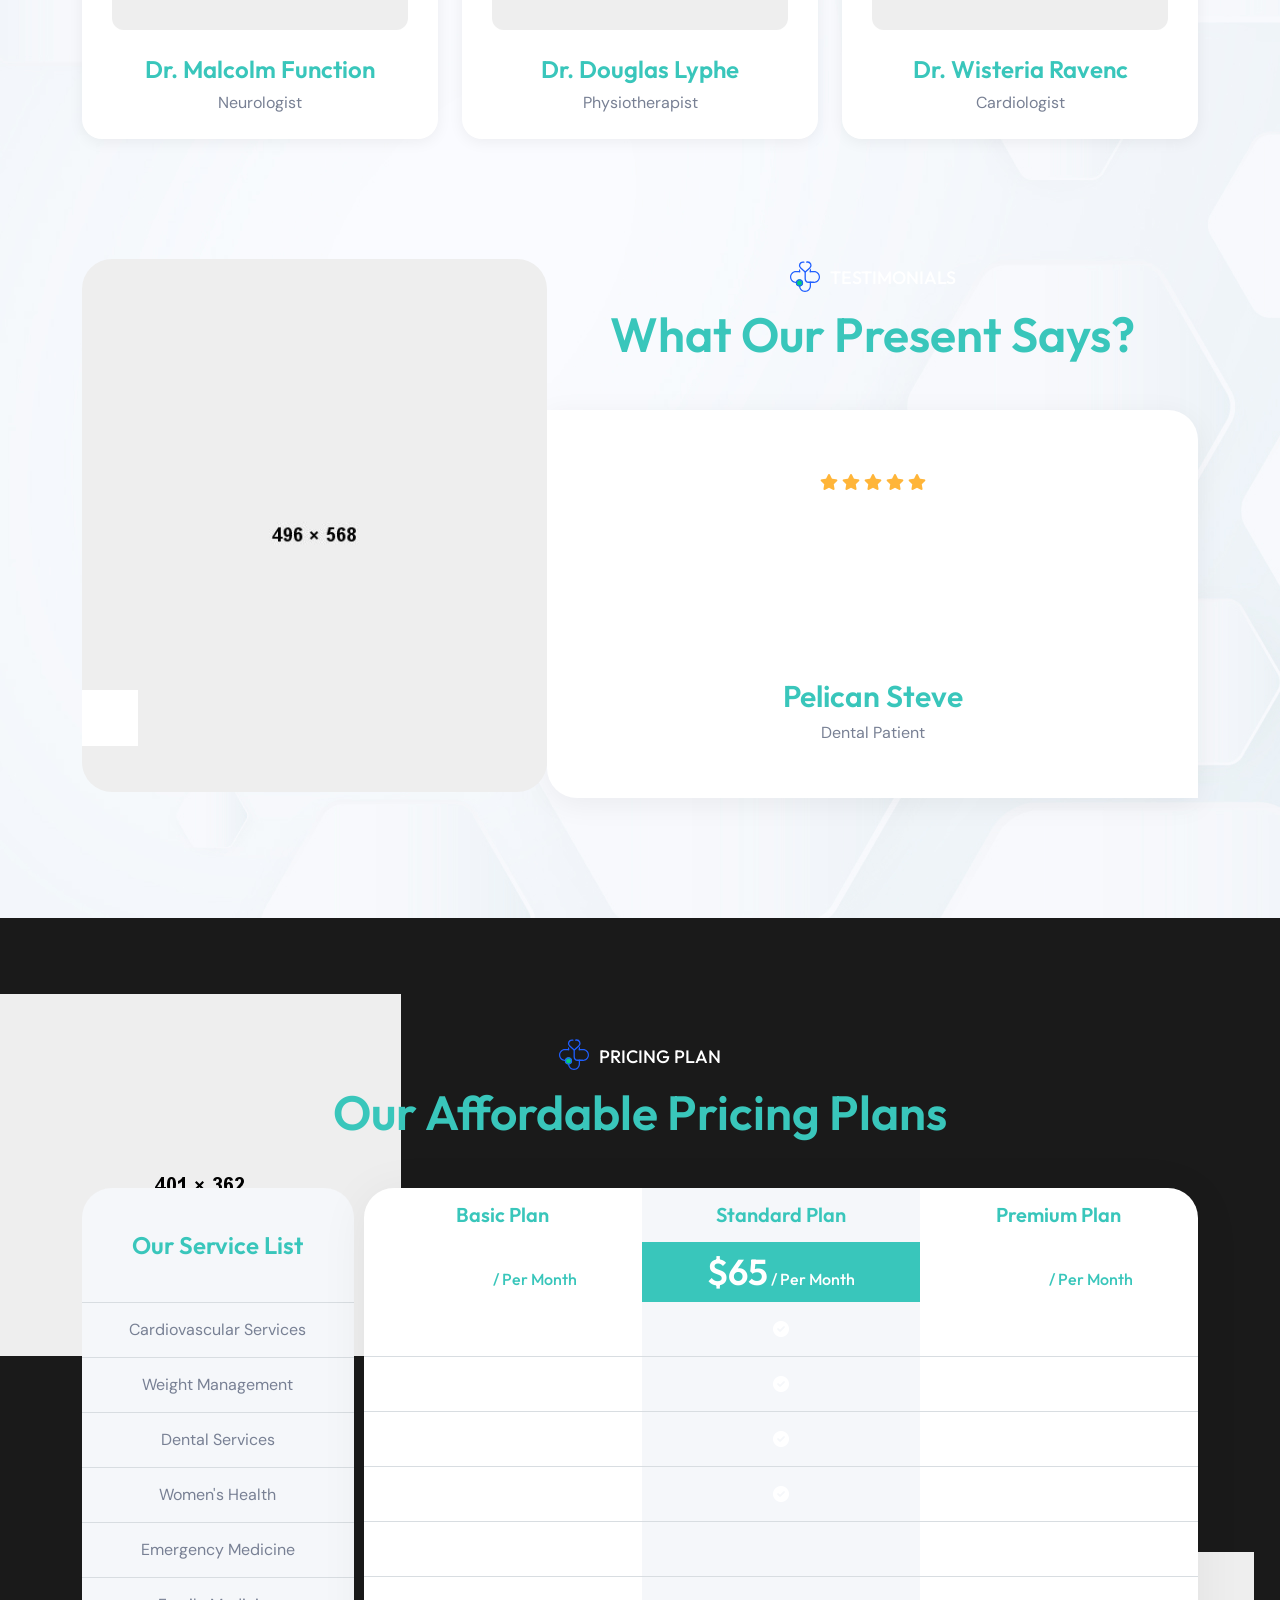
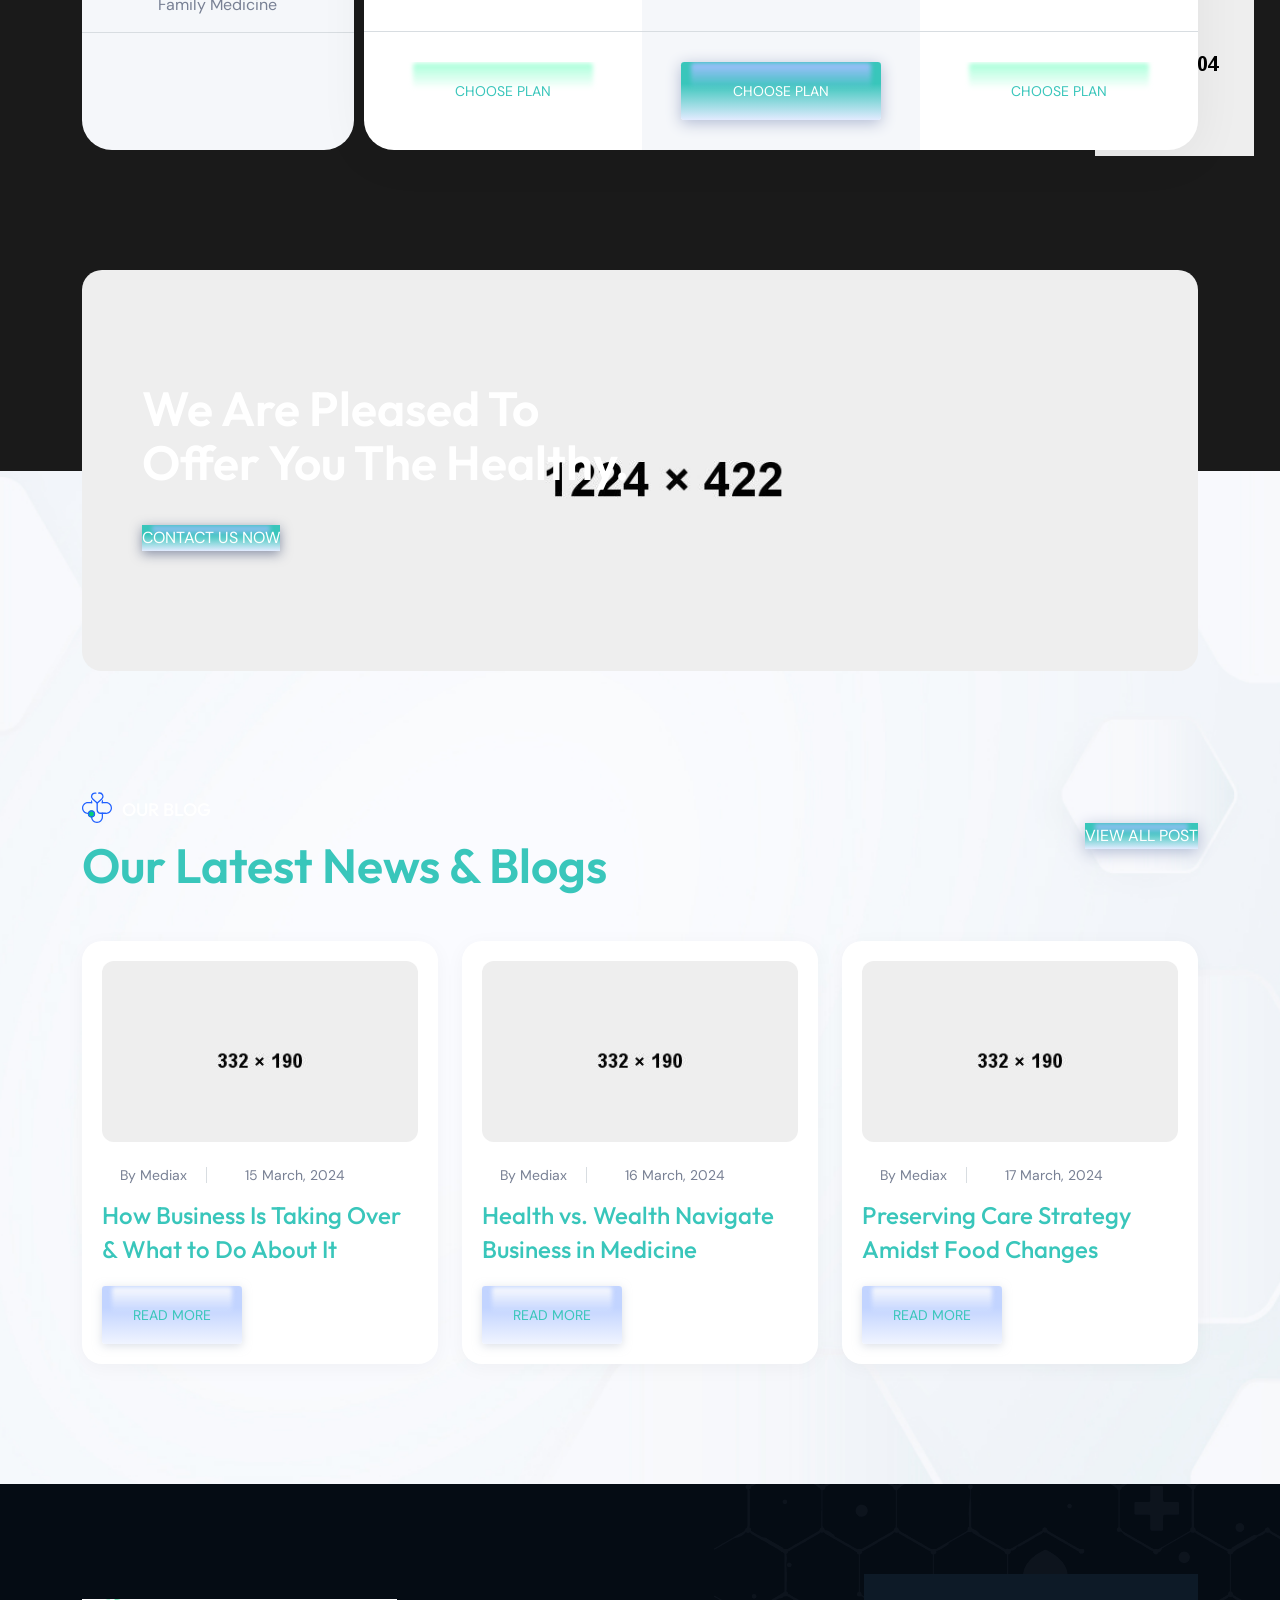
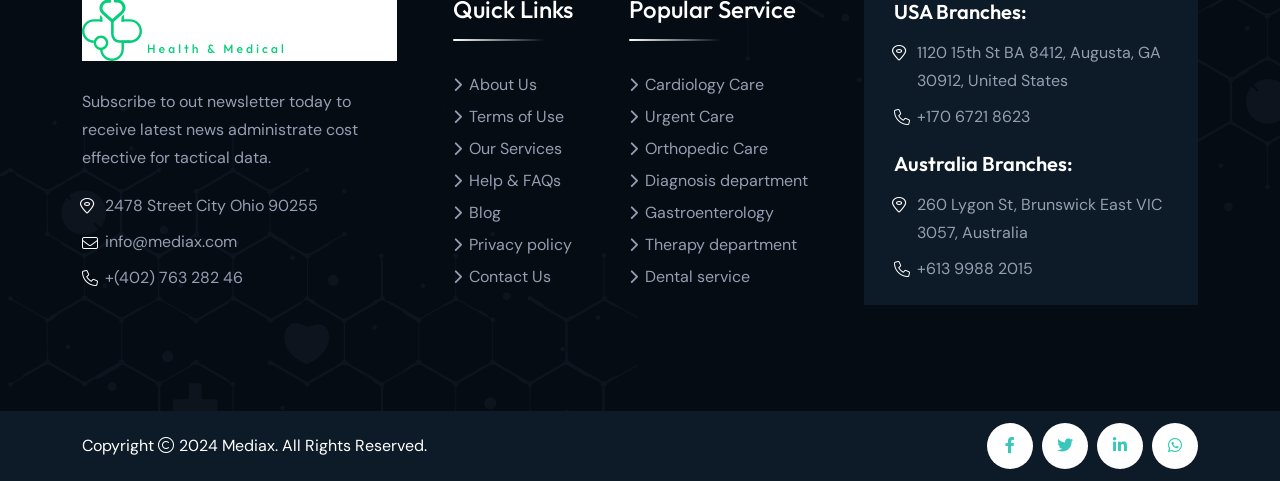
<file: Climbe Investimentos/home-dental-care.html>
<!doctype html>
<html class="no-js" lang="zxx">

<head>
    <meta charset="utf-8">
    <meta http-equiv="x-ua-compatible" content="ie=edge">
    <title>Mediax - Health & Medical HTML Template - Dental Care</title>
    <meta name="author" content="Mediax">
    <meta name="description" content="Mediax - Health & Medical HTML Template">
    <meta name="keywords" content="Mediax - Health & Medical HTML Template">
    <meta name="robots" content="INDEX,FOLLOW">

    <!-- Mobile Specific Metas -->
    <meta name="viewport" content="width=device-width, initial-scale=1, shrink-to-fit=no">

    <!-- Favicons - Place favicon.ico in the root directory -->
    <link rel="apple-touch-icon" sizes="57x57" href="assets/img/favicons/apple-icon-57x57.png">
    <link rel="apple-touch-icon" sizes="60x60" href="assets/img/favicons/apple-icon-60x60.png">
    <link rel="apple-touch-icon" sizes="72x72" href="assets/img/favicons/apple-icon-72x72.png">
    <link rel="apple-touch-icon" sizes="76x76" href="assets/img/favicons/apple-icon-76x76.png">
    <link rel="apple-touch-icon" sizes="114x114" href="assets/img/favicons/apple-icon-114x114.png">
    <link rel="apple-touch-icon" sizes="120x120" href="assets/img/favicons/apple-icon-120x120.png">
    <link rel="apple-touch-icon" sizes="144x144" href="assets/img/favicons/apple-icon-144x144.png">
    <link rel="apple-touch-icon" sizes="152x152" href="assets/img/favicons/apple-icon-152x152.png">
    <link rel="apple-touch-icon" sizes="180x180" href="assets/img/favicons/apple-icon-180x180.png">
    <link rel="icon" type="image/png" sizes="192x192" href="assets/img/favicons/android-icon-192x192.png">
    <link rel="icon" type="image/png" sizes="32x32" href="assets/img/favicons/favicon-32x32.png">
    <link rel="icon" type="image/png" sizes="96x96" href="assets/img/favicons/favicon-96x96.png">
    <link rel="icon" type="image/png" sizes="16x16" href="assets/img/favicons/favicon-16x16.png">
    <link rel="manifest" href="assets/img/favicons/manifest.json">
    <meta name="msapplication-TileColor" content="#ffffff">
    <meta name="msapplication-TileImage" content="assets/img/favicons/ms-icon-144x144.png">
    <meta name="theme-color" content="#ffffff">

    <!--==============================
	  Google Fonts
	============================== -->
    <link rel="preconnect" href="https://fonts.googleapis.com">
    <link rel="preconnect" href="https://fonts.gstatic.com" crossorigin>
    <link href="https://fonts.googleapis.com/css2?family=DM+Sans:opsz,wght@9..40,100;9..40,200;9..40,300;9..40,400;9..40,500;9..40,600;9..40,700;9..40,800&family=Outfit:wght@300;400;500;600;700;800;900&display=swap" rel="stylesheet">

    <!--==============================
	    All CSS File
	============================== -->
    <!-- Bootstrap -->
    <link rel="stylesheet" href="assets/css/bootstrap.min.css">
    <!-- Fontawesome Icon -->
    <link rel="stylesheet" href="assets/css/fontawesome.min.css">
    <!-- Magnific Popup -->
    <link rel="stylesheet" href="assets/css/magnific-popup.min.css">
    <!-- Swiper Js -->
    <link rel="stylesheet" href="assets/css/swiper-bundle.min.css">
    <!-- datetimepicker -->
    <link rel="stylesheet" href="assets/css/jquery.datetimepicker.min.css">
    <!-- Theme Custom CSS -->
    <link rel="stylesheet" href="assets/css/style.css">

</head>

<body>

    <!--[if lte IE 9]>
    	<p class="browserupgrade">You are using an <strong>outdated</strong> browser. Please <a href="https://browsehappy.com/">upgrade your browser</a> to improve your experience and security.</p>
  	<![endif]-->


    <!--********************************
   		Code Start From Here 
	******************************** -->

    <!--==============================
     Preloader
  ==============================-->
    <div class="preloader ">
        <button class="th-btn preloaderCls">Cancel Preloader </button>
        <div class="preloader-inner">
            <div class="loader"></div>
        </div>
    </div><!--==============================
    Sidemenu
============================== -->
    <div class="sidemenu-wrapper sidemenu-cart ">
        <div class="sidemenu-content">
            <button class="closeButton sideMenuCls"><i class="far fa-times"></i></button>
            <div class="widget woocommerce widget_shopping_cart">
                <h3 class="widget_title">Shopping cart</h3>
                <div class="widget_shopping_cart_content">
                    <ul class="woocommerce-mini-cart cart_list product_list_widget ">
                        <li class="woocommerce-mini-cart-item mini_cart_item">
                            <a href="#" class="remove remove_from_cart_button"><i class="far fa-times"></i></a>
                            <a href="#"><img src="assets/img/product/product_thumb_1_1.jpg" alt="Cart Image">Surgery Hands Gloves</a>
                            <span class="quantity">1 ×
                                <span class="woocommerce-Price-amount amount">
                                    <span class="woocommerce-Price-currencySymbol">$</span>940.00</span>
                            </span>
                        </li>
                        <li class="woocommerce-mini-cart-item mini_cart_item">
                            <a href="#" class="remove remove_from_cart_button"><i class="far fa-times"></i></a>
                            <a href="#"><img src="assets/img/product/product_thumb_1_2.jpg" alt="Cart Image">D-Ribose Drug Medicine</a>
                            <span class="quantity">1 ×
                                <span class="woocommerce-Price-amount amount">
                                    <span class="woocommerce-Price-currencySymbol">$</span>899.00</span>
                            </span>
                        </li>
                        <li class="woocommerce-mini-cart-item mini_cart_item">
                            <a href="#" class="remove remove_from_cart_button"><i class="far fa-times"></i></a>
                            <a href="#"><img src="assets/img/product/product_thumb_1_3.jpg" alt="Cart Image">CAD Dentistry Prosthesis</a>
                            <span class="quantity">1 ×
                                <span class="woocommerce-Price-amount amount">
                                    <span class="woocommerce-Price-currencySymbol">$</span>756.00</span>
                            </span>
                        </li>
                        <li class="woocommerce-mini-cart-item mini_cart_item">
                            <a href="#" class="remove remove_from_cart_button"><i class="far fa-times"></i></a>
                            <a href="#"><img src="assets/img/product/product_thumb_1_4.jpg" alt="Cart Image">Surgery Safety Mask</a>
                            <span class="quantity">1 ×
                                <span class="woocommerce-Price-amount amount">
                                    <span class="woocommerce-Price-currencySymbol">$</span>723.00</span>
                            </span>
                        </li>
                        <li class="woocommerce-mini-cart-item mini_cart_item">
                            <a href="#" class="remove remove_from_cart_button"><i class="far fa-times"></i></a>
                            <a href="#"><img src="assets/img/product/product_thumb_1_5.jpg" alt="Cart Image">Infrared Thermometers</a>
                            <span class="quantity">1 ×
                                <span class="woocommerce-Price-amount amount">
                                    <span class="woocommerce-Price-currencySymbol">$</span>1080.00</span>
                            </span>
                        </li>
                    </ul>
                    <p class="woocommerce-mini-cart__total total">
                        <strong>Subtotal:</strong>
                        <span class="woocommerce-Price-amount amount">
                            <span class="woocommerce-Price-currencySymbol">$</span>4398.00</span>
                    </p>
                    <p class="woocommerce-mini-cart__buttons buttons">
                        <a href="cart.html" class="th-btn wc-forward">View cart</a>
                        <a href="checkout.html" class="th-btn checkout wc-forward">Checkout</a>
                    </p>
                </div>
            </div>
        </div>
    </div><!--==============================
    Sidemenu
============================== -->
    <div class="sidemenu-wrapper sidemenu-info ">
        <div class="sidemenu-content">
            <button class="closeButton sideMenuCls"><i class="far fa-times"></i></button>
            <div class="widget  ">
                <div class="th-widget-about">
                    <div class="about-logo">
                        <a href="home-medical-clinic.html"><img src="assets/img/logo.svg" alt="Mediax"></a>
                    </div>
                    <p class="about-text">Subscribe to out newsletter today to receive latest news administrate cost effective for tactical data.</p>
                    <p class="footer-info">
                        <i class="fal fa-location-dot"></i>
                        2478 Street City Ohio 90255
                    </p>
                    <p class="footer-info">
                        <i class="fal fa-envelope"></i>
                        <a href="mailto:info@mediax.com" class="info-box_link">info@mediax.com</a>
                    </p>
                    <p class="footer-info">
                        <i class="fal fa-phone"></i>
                        <a href="tel:+40276328246" class="info-box_link">+(402) 763 282 46</a>
                    </p>
                    <div class="th-social">
                        <a href="https://www.facebook.com/"><i class="fab fa-facebook-f"></i></a>
                        <a href="https://www.twitter.com/"><i class="fab fa-twitter"></i></a>
                        <a href="https://www.linkedin.com/"><i class="fab fa-linkedin-in"></i></a>
                        <a href="https://www.whatsapp.com/"><i class="fab fa-whatsapp"></i></a>
                    </div>
                </div>
            </div>
            <div class="widget  ">
                <h3 class="widget_title">Let’s Stay In Touch</h3>
                <div class="newsletter-widget">
                    <p class="footer-text">Subscribe for newsletter</p>
                    <form action="#" class="newsletter-form">
                        <div class="form-group">
                            <input class="form-control" type="email" placeholder="Enter Email" required="">
                        </div>
                        <button type="submit" class="simple-icon"><i class="fa-solid fa-paper-plane"></i></button>
                    </form>
                    <div class="form-group">
                        <input type="checkbox" id="checkboxagree" name="checkboxagree">
                        <label for="checkboxagree">I agree with the terms & conditions</label>
                    </div>
                    <div class="btn-group">
                        <a href="https://play.google.com/" class="img-btn">
                            <img src="assets/img/normal/apple_store.png" alt="icon">
                        </a>
                        <a href="https://play.google.com/" class="img-btn">
                            <img src="assets/img/normal/play_store.png" alt="icon">
                        </a>
                    </div>
                </div>
            </div>
        </div>
    </div>
    <div class="popup-search-box d-none d-lg-block">
        <button class="searchClose"><i class="fal fa-times"></i></button>
        <form action="#">
            <input type="text" placeholder="What are you looking for?">
            <button type="submit"><i class="fal fa-search"></i></button>
        </form>
    </div><!--==============================
    Mobile Menu
  ============================== -->
    <div class="th-menu-wrapper">
        <div class="th-menu-area text-center">
            <button class="th-menu-toggle"><i class="fal fa-times"></i></button>
            <div class="mobile-logo">
                <a href="home-medical-clinic.html"><img src="assets/img/logo.svg" alt="Mediax"></a>
            </div>
            <div class="th-mobile-menu">
                <ul>
                    <li class="menu-item-has-children">
                        <a href="home-medical-clinic.html">Home</a>
                        <ul class="sub-menu">
                            <li><a href="home-medical-clinic.html">Medical Clinic</a></li>
                            <li><a href="home-dental-care.html">Dental Care</a></li>
                            <li><a href="home-medical-shop.html">Medical Shop</a></li>
                            <li><a href="home-ophthalmology.html">Home Ophthalmology</a></li>
                            <li><a href="home-pediatrics.html">Home Pediatrics</a></li>
                            <li><a href="home-gynecology.html">Home Gynecology</a></li>
                            <li><a href="home-aesthetic-dentistry.html">Aesthetic Dentistry</a></li>
                            <li><a href="home-medical-cosmetics.html">Medical Cosmetics</a></li>
                        </ul>
                    </li>
                    <li><a href="about.html">About Us</a></li>
                    <li class="menu-item-has-children">
                        <a href="#">Service</a>
                        <ul class="sub-menu">
                            <li><a href="service.html">Service</a></li>
                            <li><a href="service-details.html">Service Details</a></li>
                        </ul>
                    </li>
                    <li class="menu-item-has-children">
                        <a href="#">Pages</a>
                        <ul class="sub-menu">
                            <li class="menu-item-has-children">
                                <a href="#">Shop</a>
                                <ul class="sub-menu">
                                    <li><a href="shop.html">Shop</a></li>
                                    <li><a href="shop-details.html">Shop Details</a></li>
                                    <li><a href="cart.html">Cart Page</a></li>
                                    <li><a href="checkout.html">Checkout</a></li>
                                    <li><a href="wishlist.html">Wishlist</a></li>
                                </ul>
                            </li>
                            <li><a href="team.html">Team</a></li>
                            <li><a href="team-details.html">Team Details</a></li>
                            <li><a href="appointment.html">Appointments</a></li>
                            <li><a href="faq.html">Faq Page</a></li>
                            <li><a href="pricing.html">Pricing Plan</a></li>
                            <li><a href="error.html">Error Page</a></li>
                        </ul>
                    </li>
                    <li class="menu-item-has-children">
                        <a href="#">Blog</a>
                        <ul class="sub-menu">
                            <li><a href="blog.html">Blog</a></li>
                            <li><a href="blog-details.html">Blog Details</a></li>
                        </ul>
                    </li>
                    <li>
                        <a href="contact.html">Contact</a>
                    </li>
                </ul>
            </div>
        </div>
    </div><!--==============================
	Header Area
==============================-->
    <header class="th-header header-layout3">
        <div class="header-top">
            <div class="container-fluid">
                <div class="row justify-content-center justify-content-lg-between align-items-center gy-2">
                    <div class="col-auto d-none d-lg-block">
                        <div class="header-links">
                            <ul>
                                <li class="d-none d-sm-inline-block"><i class="fas fa-phone icon-btn"></i><b>Phone:</b> <a href="tel:+1636543569">+163-654-3569</a></li>
                                <li class="d-none d-xxl-inline-block"><i class="fas fa-envelope icon-btn"></i><b>Email:</b> <a href="mailto:info@mediax.com">info@mediax.com</a></li>
                            </ul>
                        </div>
                    </div>
                    <div class="col-auto">
                        <div class="header-links">
                            <ul>
                                <li class="d-none d-md-inline-block">
                                    <div class="dropdown-link">
                                        <a class="dropdown-toggle" href="#" role="button" id="dropdownMenuLink1" data-bs-toggle="dropdown" aria-expanded="true"><img src="assets/img/icon/english.png" alt="icon"> English</a>
                                        <ul class="dropdown-menu" aria-labelledby="dropdownMenuLink1">
                                            <li>
                                                <a href="#">German</a>
                                                <a href="#">French</a>
                                                <a href="#">Italian</a>
                                                <a href="#">Latvian</a>
                                            </li>
                                        </ul>
                                    </div>
                                </li>
                                <li>
                                    <div class="social-links">
                                        <span class="social-title">Follow Us On: </span>
                                        <a href="https://www.facebook.com/"><i class="fab fa-facebook-f"></i></a>
                                        <a href="https://www.twitter.com/"><i class="fab fa-twitter"></i></a>
                                        <a href="https://www.linkedin.com/"><i class="fab fa-linkedin-in"></i></a>
                                        <a href="https://www.instagram.com/"><i class="fab fa-instagram"></i></a>
                                        <a href="https://www.youtube.com/"><i class="fab fa-youtube"></i></a>
                                    </div>
                                </li>
                            </ul>
                        </div>
                    </div>
                </div>
            </div>
        </div>
        <div class="sticky-wrapper">
            <!-- Main Menu Area -->
            <div class="menu-area">
                <div class="container-fluid">
                    <div class="row align-items-center justify-content-between">
                        <div class="col-auto">
                            <div class="header-logo">
                                <div class="logo-bg"></div>
                                <a href="home-medical-clinic.html"><img src="assets/img/logo-white2.svg" alt="Mediax"></a>
                            </div>
                        </div>
                        <div class="col-auto me-xl-auto d-none d-lg-inline-block">
                            <nav class="main-menu d-none d-lg-inline-block">
                                <ul>
                                    <li class="menu-item-has-children">
                                        <a href="home-medical-clinic.html">Home</a>
                                        <ul class="sub-menu">
                                            <li><a href="home-medical-clinic.html">Medical Clinic</a></li>
                                            <li><a href="home-dental-care.html">Dental Care</a></li>
                                            <li><a href="home-medical-shop.html">Medical Shop</a></li>
                                            <li><a href="home-ophthalmology.html">Home Ophthalmology</a></li>
                                            <li><a href="home-pediatrics.html">Home Pediatrics</a></li>
                                            <li><a href="home-gynecology.html">Home Gynecology</a></li>
                                            <li><a href="home-aesthetic-dentistry.html">Aesthetic Dentistry</a></li>
                                            <li><a href="home-medical-cosmetics.html">Medical Cosmetics</a></li>
                                        </ul>
                                    </li>
                                    <li><a href="about.html">About Us</a></li>
                                    <li class="menu-item-has-children">
                                        <a href="#">Service</a>
                                        <ul class="sub-menu">
                                            <li><a href="service.html">Service</a></li>
                                            <li><a href="service-details.html">Service Details</a></li>
                                        </ul>
                                    </li>
                                    <li class="menu-item-has-children">
                                        <a href="#">Pages</a>
                                        <ul class="sub-menu">
                                            <li class="menu-item-has-children">
                                                <a href="#">Shop</a>
                                                <ul class="sub-menu">
                                                    <li><a href="shop.html">Shop</a></li>
                                                    <li><a href="shop-details.html">Shop Details</a></li>
                                                    <li><a href="cart.html">Cart Page</a></li>
                                                    <li><a href="checkout.html">Checkout</a></li>
                                                    <li><a href="wishlist.html">Wishlist</a></li>
                                                </ul>
                                            </li>
                                            <li><a href="team.html">Team</a></li>
                                            <li><a href="team-details.html">Team Details</a></li>
                                            <li><a href="appointment.html">Appointments</a></li>
                                            <li><a href="faq.html">Faq Page</a></li>
                                            <li><a href="pricing.html">Pricing Plan</a></li>
                                            <li><a href="error.html">Error Page</a></li>
                                        </ul>
                                    </li>
                                    <li class="menu-item-has-children">
                                        <a href="#">Blog</a>
                                        <ul class="sub-menu">
                                            <li><a href="blog.html">Blog</a></li>
                                            <li><a href="blog-details.html">Blog Details</a></li>
                                        </ul>
                                    </li>
                                    <li>
                                        <a href="contact.html">Contact</a>
                                    </li>
                                </ul>
                            </nav>
                        </div>
                        <div class="col-auto">
                            <div class="header-button">
                                <button type="button" class="icon-btn searchBoxToggler d-none d-xl-inline-block"><i class="far fa-search"></i></button>
                                <button type="button" class="icon-btn sideMenuCart">
                                    <span class="badge">5</span>
                                    <i class="far fa-cart-shopping"></i>
                                </button>
                                <a href="appointment.html" class="th-btn style4">Appointment Now</a>
                                <button type="button" class="icon-btn sideMenuInfo d-none d-xl-inline-block"><i class="far fa-bars"></i></button>
                                <button type="button" class="th-menu-toggle d-block d-lg-none"><i class="far fa-bars"></i></button>
                            </div>
                        </div>
                    </div>
                </div>
            </div>
        </div>
    </header>
    <!--==============================
Hero Area
==============================-->
    <div class="th-hero-wrapper hero-3" id="hero" data-bg-src="assets/img/hero/hero_bg_3_1.png">
        <div class="hero-inner">
            <div class="container">
                <div class="hero-style3">
                    <div class="hero-tags">
                        <span class="tag">Professional</span>
                        <span class="tag">Dentist</span>
                    </div>
                    <h1 class="hero-title2">
                        <span class="title1">BEST <span class="square-text"><span class="dot1"></span><span class="dot2"></span>DENTAL</span></span>
                        <span class="title2">CARE IN TOWN</span>
                    </h1>
                    <p class="hero-text">A brief statement outlining the purpose and mission of the clinic. This can include the commitment to patient care, community health.</p>
                    <div class="btn-group justify-content-center">
                        <a href="service.html" class="th-btn shadow-1">See All Services</a>
                        <a href="contact.html" class="th-btn style2 shadow-1">Contact Us</a>
                    </div>
                </div>
            </div>
        </div>
        <div class="hero-form-wrap">
            <h2 class="form-title">Book An Appointment</h2>
            <form action="mail.php" method="POST" class="hero-form">
                <div class="row">
                    <div class="form-group col-lg-4 col-md-6">
                        <input type="text" class="form-control" name="name" id="name" placeholder="Your Name">
                    </div>
                    <div class="form-group col-lg-4 col-md-6">
                        <input type="email" class="form-control" name="email" id="email" placeholder="Email Address">
                    </div>
                    <div class="form-group col-lg-4 col-md-6">
                        <input type="tel" class="form-control" name="number" id="number" placeholder="Phone Number">
                    </div>
                    <div class="form-group col-lg-4 col-md-6">
                        <input type="text" class="date-pick form-control" name="date" id="date-pick" placeholder="Date">
                    </div>
                    <div class="form-group col-lg-4 col-md-6">
                        <input type="text" class="time-pick form-control" name="time" id="time-pick" placeholder="Time">
                    </div>
                    <div class="form-group col-lg-4 col-md-6">
                        <button class="th-btn btn-fw">BOOK AN APPOINTMENT</button>
                    </div>
                </div>
                <p class="form-messages mb-0 mt-3"></p>
            </form>
        </div>
    </div>
    <!--======== / Hero Section ========-->

    <!--==============================
Feature Area  
==============================-->
    <section class="feature-sec2">
        <div class="feature-box-wrap">
            <div class="feature-box">
                <div class="box-icon">
                    <img src="assets/img/icon/feature_box_1.svg" alt="icon">
                </div>
                <div class="media-body">
                    <h3 class="box-title">Experience Doctor</h3>
                    <p class="box-text">Our team of skilled doctors, nurses, and specialists</p>
                </div>
            </div>
            <div class="feature-box">
                <div class="box-icon">
                    <img src="assets/img/icon/feature_box_2.svg" alt="icon">
                </div>
                <div class="media-body">
                    <h3 class="box-title">Painless Treatment</h3>
                    <p class="box-text">Your health and well-being are our top priorities.</p>
                </div>
            </div>
            <div class="feature-box">
                <div class="box-icon">
                    <img src="assets/img/icon/feature_box_3.svg" alt="icon">
                </div>
                <div class="media-body">
                    <h3 class="box-title">Top Dental Equipment</h3>
                    <p class="box-text">Our clinic is equipped with modern facilities</p>
                </div>
            </div>
            <div class="feature-box">
                <div class="box-icon">
                    <img src="assets/img/icon/feature_box_4.svg" alt="icon">
                </div>
                <div class="media-body">
                    <h3 class="box-title">24/7 Advance Care</h3>
                    <p class="box-text">We understand that every patient is unique</p>
                </div>
            </div>
        </div>
    </section> <!--==============================
Service Area  
==============================-->
    <section class="overflow-hidden space" id="service-sec">
        <div class="shape-mockup" data-top="0%" data-right="0%"><img src="assets/img/shape/pattern_shape_1.png" alt="shape"></div>
        <div class="shape-mockup jump" data-bottom="20%" data-left="5%"><img src="assets/img/shape/dental_1.png" alt="shape"></div>
        <div class="container">
            <div class="row justify-content-lg-between justify-content-center align-items-end">
                <div class="col-lg">
                    <div class="title-area text-center text-lg-start">
                        <span class="sub-title"><img src="assets/img/theme-img/title_icon.svg" alt="shape">Our Services</span>
                        <h2 class="sec-title">Best Dental Service for you</h2>
                    </div>
                </div>
                <div class="col-lg-auto d-none d-lg-block">
                    <div class="sec-btn">
                        <div class="icon-box">
                            <button class="slider-arrow service-prev default"><i class="far fa-arrow-left"></i></button>
                            <button class="slider-arrow service-next default"><i class="far fa-arrow-right"></i></button>
                        </div>
                    </div>
                </div>
            </div>
            <div class="service-list-area">
                <div class="service-list-wrap ">
                    <div class="service-list">
                        <div class="box-icon">
                            <img src="assets/img/icon/service_list_1.svg" alt="Icon">
                        </div>
                        <div class="content-wrap">
                            <div class="box-title-wrap">
                                <h3 class="box-title">Cosmetic Dentistry</h3>
                            </div>
                            <div class="box-content">
                                <h3 class="box-title"><a href="service-details.html">Cosmetic Dentistry</a></h3>
                                <p class="box-text">Based on the evaluation and examination, our medical team formulates a precise diagnosis and develops.</p>
                                <div class="checklist">
                                    <ul>
                                        <li><i class="fa-solid fa-check"></i> Many years of experience</li>
                                        <li><i class="fa-solid fa-check"></i> 24/7 care for mother and baby</li>
                                        <li><i class="fa-solid fa-check"></i> Qualified team of professors</li>
                                        <li><i class="fa-solid fa-check"></i> Modern apparatus</li>
                                    </ul>
                                </div>
                            </div>
                        </div>

                    </div>
                </div>

                <div class="service-list-wrap ">
                    <div class="service-list">
                        <div class="box-icon">
                            <img src="assets/img/icon/service_list_2.svg" alt="Icon">
                        </div>
                        <div class="content-wrap">
                            <div class="box-title-wrap">
                                <h3 class="box-title">Orthodontics Service</h3>
                            </div>
                            <div class="box-content">
                                <h3 class="box-title"><a href="service-details.html">Orthodontics Service</a></h3>
                                <p class="box-text">Based on the evaluation and examination, our medical team formulates a precise diagnosis and develops.</p>
                                <div class="checklist">
                                    <ul>
                                        <li><i class="fa-solid fa-check"></i> Many years of experience</li>
                                        <li><i class="fa-solid fa-check"></i> 24/7 care for mother and baby</li>
                                        <li><i class="fa-solid fa-check"></i> Qualified team of professors</li>
                                        <li><i class="fa-solid fa-check"></i> Modern apparatus</li>
                                    </ul>
                                </div>
                            </div>
                        </div>

                    </div>
                </div>

                <div class="service-list-wrap active">
                    <div class="service-list">
                        <div class="box-icon">
                            <img src="assets/img/icon/service_list_3.svg" alt="Icon">
                        </div>
                        <div class="content-wrap">
                            <div class="box-title-wrap">
                                <h3 class="box-title">Oral Surgery</h3>
                            </div>
                            <div class="box-content">
                                <h3 class="box-title"><a href="service-details.html">Oral Surgery</a></h3>
                                <p class="box-text">Based on the evaluation and examination, our medical team formulates a precise diagnosis and develops.</p>
                                <div class="checklist">
                                    <ul>
                                        <li><i class="fa-solid fa-check"></i> Many years of experience</li>
                                        <li><i class="fa-solid fa-check"></i> 24/7 care for mother and baby</li>
                                        <li><i class="fa-solid fa-check"></i> Qualified team of professors</li>
                                        <li><i class="fa-solid fa-check"></i> Modern apparatus</li>
                                    </ul>
                                </div>
                            </div>
                        </div>

                    </div>
                </div>

                <div class="service-list-wrap ">
                    <div class="service-list">
                        <div class="box-icon">
                            <img src="assets/img/icon/service_list_4.svg" alt="Icon">
                        </div>
                        <div class="content-wrap">
                            <div class="box-title-wrap">
                                <h3 class="box-title">Root Canal Therapy</h3>
                            </div>
                            <div class="box-content">
                                <h3 class="box-title"><a href="service-details.html">Root Canal Therapy</a></h3>
                                <p class="box-text">Based on the evaluation and examination, our medical team formulates a precise diagnosis and develops.</p>
                                <div class="checklist">
                                    <ul>
                                        <li><i class="fa-solid fa-check"></i> Many years of experience</li>
                                        <li><i class="fa-solid fa-check"></i> 24/7 care for mother and baby</li>
                                        <li><i class="fa-solid fa-check"></i> Qualified team of professors</li>
                                        <li><i class="fa-solid fa-check"></i> Modern apparatus</li>
                                    </ul>
                                </div>
                            </div>
                        </div>

                    </div>
                </div>

                <div class="service-list-wrap ">
                    <div class="service-list">
                        <div class="box-icon">
                            <img src="assets/img/icon/service_list_5.svg" alt="Icon">
                        </div>
                        <div class="content-wrap">
                            <div class="box-title-wrap">
                                <h3 class="box-title">Pediatric Dentistry</h3>
                            </div>
                            <div class="box-content">
                                <h3 class="box-title"><a href="service-details.html">Pediatric Dentistry</a></h3>
                                <p class="box-text">Based on the evaluation and examination, our medical team formulates a precise diagnosis and develops.</p>
                                <div class="checklist">
                                    <ul>
                                        <li><i class="fa-solid fa-check"></i> Many years of experience</li>
                                        <li><i class="fa-solid fa-check"></i> 24/7 care for mother and baby</li>
                                        <li><i class="fa-solid fa-check"></i> Qualified team of professors</li>
                                        <li><i class="fa-solid fa-check"></i> Modern apparatus</li>
                                    </ul>
                                </div>
                            </div>
                        </div>

                    </div>
                </div>

            </div>
            <div class="mt-5 pt-2">
                <p class="round-bg-text">Click any of the above services to learn more <a href="service.html" class="line-btn">View Our All Services</a></p>
            </div>
        </div>
    </section>
    <!--==============================
About Area  
==============================-->
    <div class="bg-smoke space" id="about-sec">
        <div class="shape-mockup" data-top="0%" data-left="0%"><img src="assets/img/shape/pattern_shape_2.png" alt="shape"></div>
        <div class="shape-mockup" data-bottom="0%" data-right="0%"><img src="assets/img/shape/pattern_shape_3.png" alt="shape"></div>
        <div class="shape-mockup jump d-none d-xl-block" data-top="10%" data-right="2%"><img src="assets/img/shape/dental_2.png" alt="shape"></div>
        <div class="shape-mockup jump d-none d-xl-block" data-bottom="8%" data-left="4%"><img src="assets/img/shape/dental_3.png" alt="shape"></div>
        <div class="container">
            <div class="row align-items-center">
                <div class="col-xl-6 mb-30 mb-xl-0">
                    <div class="pe-xxl-5 text-center text-xl-start">
                        <div class="title-area mb-45">
                            <span class="sub-title"><img src="assets/img/theme-img/title_icon.svg" alt="shape">About Our Company</span>
                            <h2 class="sec-title">Your Great Smile Begins With a Great Dentist</h2>
                        </div>
                        <div class="mb-5 mt-n1">
                            <div class="checklist style2 list-two-column">
                                <ul>
                                    <li><i class="fas fa-tooth"></i> Patients Value</li>
                                    <li><i class="fas fa-tooth"></i> Latest Technologies</li>
                                    <li><i class="fas fa-tooth"></i> Skilled Dentist & Fr</li>
                                    <li><i class="fas fa-tooth"></i> Affordable Costs</li>
                                </ul>
                            </div>
                        </div>
                        <div>
                            <img class="w-100 rounded-30" src="assets/img/normal/about_2_1.jpg" alt="About">
                        </div>
                    </div>
                </div>
                <div class="col-xl-6">
                    <div class="mb-5 pb-xl-3">
                        <img class="w-100 rounded-30" src="assets/img/normal/about_2_2.jpg" alt="About">
                    </div>
                    <div class="counter-grid-wrap">
                        <div class="counter-grid">
                            <h2 class="box-number">
                                <span class="number"><span class="counter-number">69</span>k</span><span class="plus">+</span>
                            </h2>
                            <p class="box-text">Satisfied Patients</p>
                        </div>
                        <div class="counter-grid">
                            <h2 class="box-number">
                                <span class="number"><span class="counter-number">236</span></span><span class="plus">+</span>
                            </h2>
                            <p class="box-text">Professional Doctors</p>
                        </div>
                        <div class="counter-grid">
                            <h2 class="box-number">
                                <span class="number"><span class="counter-number">19</span>k</span><span class="plus">+</span>
                            </h2>
                            <p class="box-text">Operations Successful</p>
                        </div>
                        <div class="counter-grid">
                            <h2 class="box-number">
                                <span class="number"><span class="counter-number">320</span></span><span class="plus">+</span>
                            </h2>
                            <p class="box-text">National Awards Win</p>
                        </div>
                    </div>
                </div>
            </div>
        </div>
    </div>

    <!--==============================
Feature Area  
==============================-->
    <section class="why-sec2 space">
        <div class="shape-mockup" data-bottom="0%" data-left="0%"><img src="assets/img/shape/pattern_shape_4.png" alt="shape"></div>
        <div class="shape-mockup jump d-none d-xl-block" data-top="10%" data-right="0%"><img src="assets/img/shape/dental_4.png" alt="shape"></div>
        <div class="container">
            <div class="row justify-content-center">
                <div class="col-lg-7 col-md-8">
                    <div class="title-area text-center">
                        <span class="sub-title"><img src="assets/img/theme-img/title_icon.svg" alt="shape">Why Choose Us</span>
                        <h2 class="sec-title">We’re Passionate, Dedicated And Friendly...</h2>
                    </div>
                </div>
            </div>
            <div class="choose-tab-area">
                <div class="choose-tab">
                    <div class="nav indicator-active" role="tablist">
                        <button class="tab-btn" id="nav-one-tab" data-bs-toggle="tab" data-bs-target="#nav-one" type="button" role="tab" aria-controls="nav-one" aria-selected="false"><span class="icon"><img src="assets/img/icon/tab_icon_1.svg" alt="icon"></span> Our Emergency Case</button>
                        <button class="tab-btn active" id="nav-two-tab" data-bs-toggle="tab" data-bs-target="#nav-two" type="button" role="tab" aria-controls="nav-two" aria-selected="true"><span class="icon"><img src="assets/img/icon/tab_icon_1.svg" alt="icon"></span> Our Professional Skills</button>
                        <button class="tab-btn" id="nav-three-tab" data-bs-toggle="tab" data-bs-target="#nav-three" type="button" role="tab" aria-controls="nav-three" aria-selected="false"><span class="icon"><img src="assets/img/icon/tab_icon_1.svg" alt="icon"></span> Our Opening Hours</button>
                    </div>
                </div>
                <div class="tab-content why-tab-content">
                    <!-- Single item -->
                    <div class="tab-pane fade" id="nav-one" role="tabpanel" aria-labelledby="nav-one-tab">
                        <div class="row gy-40">
                            <div class="col-xl-6">
                                <h3 class="sec-title">Benefits by <span class="text-theme">Mediax</span> Dental Care And Clinic</h3>
                                <p class="box-text">Prompt care for dental emergencies, such as toothaches, broken teeth, or knocked-out teeth. Specialized dental care for children. Give patients an estimate of the average wait time for scheduled appointments.</p>
                                <div class="case-box-wrap">
                                    <div class="case-box">
                                        <h3 class="box-title">Intensive care</h3>
                                        <p class="box-text">Specialized dental care for children. Give patients an estimate the average wait time for scheduled appointments.</p>
                                    </div>
                                    <div class="case-box">
                                        <h3 class="box-title">Lab Tests</h3>
                                        <p class="box-text">Specialized dental care for children. Give patients an estimate the average wait time for scheduled appointments.</p>
                                    </div>
                                </div>
                            </div>
                            <div class="col-xl-6">
                                <div class="ms-xl-5">
                                    <img src="assets/img/normal/why_2_2.jpg" alt="image" class="w-100 rounded-30">
                                </div>
                            </div>
                        </div>
                    </div>
                    <!-- Single item -->
                    <div class="tab-pane fade show active" id="nav-two" role="tabpanel" aria-labelledby="nav-two-tab">
                        <div class="row gy-40">
                            <div class="col-xl-6">
                                <h3 class="sec-title">Benefits by <span class="text-theme">Mediax</span> Dental Care And Clinic</h3>
                                <p class="box-text">Prompt care for dental emergencies, such as toothaches, broken teeth, or knocked-out teeth. Specialized dental care for children. Give patients an estimate of the average wait time for scheduled appointments.</p>
                                <div class="skill-feature">
                                    <h3 class="skill-feature_title">Dental Prevention</h3>
                                    <div class="progress">
                                        <div class="progress-value">85%</div>
                                        <div class="progress-bar" style="width: 85%;"></div>
                                    </div>
                                </div>
                                <div class="skill-feature">
                                    <h3 class="skill-feature_title">Shinny Smiles</h3>
                                    <div class="progress">
                                        <div class="progress-value">93%</div>
                                        <div class="progress-bar" style="width: 93%;"></div>
                                    </div>
                                </div>
                                <div class="skill-feature">
                                    <h3 class="skill-feature_title">All Ages Visitor</h3>
                                    <div class="progress">
                                        <div class="progress-value">60%</div>
                                        <div class="progress-bar" style="width: 60%;"></div>
                                    </div>
                                </div>
                                <div class="skill-feature">
                                    <h3 class="skill-feature_title">Dental Care</h3>
                                    <div class="progress">
                                        <div class="progress-value">90%</div>
                                        <div class="progress-bar" style="width: 90%;"></div>
                                    </div>
                                </div>
                            </div>
                            <div class="col-xl-6">
                                <div class="ms-xl-5">
                                    <img src="assets/img/normal/why_2.jpg" alt="image" class="w-100 rounded-30">
                                </div>
                            </div>
                        </div>
                    </div>
                    <!-- Single item -->
                    <div class="tab-pane fade" id="nav-three" role="tabpanel" aria-labelledby="nav-three-tab">
                        <div class="row gy-40">
                            <div class="col-xl-6">
                                <h3 class="sec-title">Benefits by <span class="text-theme">Mediax</span> Dental Care And Clinic</h3>
                                <p class="box-text">Prompt care for dental emergencies, such as toothaches, broken teeth, or knocked-out teeth. Specialized dental care for children. Give patients an estimate of the average wait time for scheduled appointments.</p>
                                <div class="tab-schedule">
                                    <p class="box-text">Monday - Tuesday: <span>9am - 6pm</span></p>
                                    <p class="box-text">Wednesday - Saturday: <span>8am - 5pm</span></p>
                                    <p class="box-text">Sunday: <span>Closed</span></p>
                                </div>
                            </div>
                            <div class="col-xl-6">
                                <div class="ms-xl-5">
                                    <img src="assets/img/normal/why_2_3.jpg" alt="image" class="w-100 rounded-30">
                                </div>
                            </div>
                        </div>
                    </div>
                </div>
            </div>
        </div>
    </section>
    <!--==============================
Brand Area  
==============================-->
    <div class="bg-theme2 bg-top-right " data-bg-src="assets/img/bg/brand_bg_2.png">
        <div class="container th-container py-5">
            <div class="swiper th-slider" id="brandSlider2" data-slider-options='{"breakpoints":{"0":{"slidesPerView":2},"420":{"slidesPerView":"3"},"768":{"slidesPerView":"4"},"992":{"slidesPerView":"5"},"1200":{"slidesPerView":"6"},"1400":{"slidesPerView":"8"}}}'>
                <div class="swiper-wrapper">
                    <div class="swiper-slide">
                        <div class="brand-box">
                            <img src="assets/img/brand/brand_2_1.svg" alt="Brand Logo">
                        </div>
                    </div>
                    <div class="swiper-slide">
                        <div class="brand-box">
                            <img src="assets/img/brand/brand_2_2.svg" alt="Brand Logo">
                        </div>
                    </div>
                    <div class="swiper-slide">
                        <div class="brand-box">
                            <img src="assets/img/brand/brand_2_3.svg" alt="Brand Logo">
                        </div>
                    </div>
                    <div class="swiper-slide">
                        <div class="brand-box">
                            <img src="assets/img/brand/brand_2_4.svg" alt="Brand Logo">
                        </div>
                    </div>
                    <div class="swiper-slide">
                        <div class="brand-box">
                            <img src="assets/img/brand/brand_2_5.svg" alt="Brand Logo">
                        </div>
                    </div>
                    <div class="swiper-slide">
                        <div class="brand-box">
                            <img src="assets/img/brand/brand_2_6.svg" alt="Brand Logo">
                        </div>
                    </div>
                    <div class="swiper-slide">
                        <div class="brand-box">
                            <img src="assets/img/brand/brand_2_7.svg" alt="Brand Logo">
                        </div>
                    </div>
                    <div class="swiper-slide">
                        <div class="brand-box">
                            <img src="assets/img/brand/brand_2_8.svg" alt="Brand Logo">
                        </div>
                    </div>
                    <div class="swiper-slide">
                        <div class="brand-box">
                            <img src="assets/img/brand/brand_2_1.svg" alt="Brand Logo">
                        </div>
                    </div>
                    <div class="swiper-slide">
                        <div class="brand-box">
                            <img src="assets/img/brand/brand_2_2.svg" alt="Brand Logo">
                        </div>
                    </div>
                    <div class="swiper-slide">
                        <div class="brand-box">
                            <img src="assets/img/brand/brand_2_3.svg" alt="Brand Logo">
                        </div>
                    </div>
                    <div class="swiper-slide">
                        <div class="brand-box">
                            <img src="assets/img/brand/brand_2_4.svg" alt="Brand Logo">
                        </div>
                    </div>
                    <div class="swiper-slide">
                        <div class="brand-box">
                            <img src="assets/img/brand/brand_2_5.svg" alt="Brand Logo">
                        </div>
                    </div>
                    <div class="swiper-slide">
                        <div class="brand-box">
                            <img src="assets/img/brand/brand_2_6.svg" alt="Brand Logo">
                        </div>
                    </div>
                    <div class="swiper-slide">
                        <div class="brand-box">
                            <img src="assets/img/brand/brand_2_7.svg" alt="Brand Logo">
                        </div>
                    </div>
                    <div class="swiper-slide">
                        <div class="brand-box">
                            <img src="assets/img/brand/brand_2_8.svg" alt="Brand Logo">
                        </div>
                    </div>
                </div>

            </div>
        </div>
    </div><!--==============================
Gallery Area  
==============================-->
    <div class="overflow-hidden gallery-sec1">
        <div class="row g-0 masonary-active">
            <div class="filter-item col-xxl-auto col-lg-6">
                <div class="gallery-card">
                    <div class="box-img">
                        <img src="assets/img/gallery/gallery_1_1.jpg" alt="gallery image">
                        <div class="shape">
                            <div class="dot"></div>
                            <div class="dot"></div>
                            <div class="dot"></div>
                            <div class="dot"></div>
                        </div>
                    </div>
                    <div class="box-content">
                        <a href="assets/img/gallery/gallery_1_1.jpg" class="icon-btn style2 popup-image"><i class="far fa-plus"></i></a>
                        <h3 class="box-title">Dental Cleaning</h3>
                        <p class="box-text">Thorough oral examinations to assess the overall health of teeth, gums, and surrounding structures.</p>
                    </div>
                </div>
            </div>
            <div class="filter-item col-xxl-auto col-lg-6">
                <div class="gallery-card">
                    <div class="box-img">
                        <img src="assets/img/gallery/gallery_1_2.jpg" alt="gallery image">
                        <div class="shape">
                            <div class="dot"></div>
                            <div class="dot"></div>
                            <div class="dot"></div>
                            <div class="dot"></div>
                        </div>
                    </div>
                    <div class="box-content">
                        <a href="assets/img/gallery/gallery_1_2.jpg" class="icon-btn style2 popup-image"><i class="far fa-plus"></i></a>
                        <h3 class="box-title">Dental Whitening</h3>
                        <p class="box-text">Thorough oral examinations to assess the overall health of teeth, gums, and surrounding structures.</p>
                    </div>
                </div>
            </div>
            <div class="filter-item col-xxl-auto col-lg-6">
                <div class="gallery-card">
                    <div class="box-img">
                        <img src="assets/img/gallery/gallery_1_3.jpg" alt="gallery image">
                        <div class="shape">
                            <div class="dot"></div>
                            <div class="dot"></div>
                            <div class="dot"></div>
                            <div class="dot"></div>
                        </div>
                    </div>
                    <div class="box-content">
                        <a href="assets/img/gallery/gallery_1_3.jpg" class="icon-btn style2 popup-image"><i class="far fa-plus"></i></a>
                        <h3 class="box-title">Root Canal</h3>
                        <p class="box-text">Thorough oral examinations to assess the overall health of teeth, gums, and surrounding structures.</p>
                    </div>
                </div>
            </div>
            <div class="filter-item col-xxl-auto col-lg-6">
                <div class="gallery-card">
                    <div class="box-img">
                        <img src="assets/img/gallery/gallery_1_4.jpg" alt="gallery image">
                        <div class="shape">
                            <div class="dot"></div>
                            <div class="dot"></div>
                            <div class="dot"></div>
                            <div class="dot"></div>
                        </div>
                    </div>
                    <div class="box-content">
                        <a href="assets/img/gallery/gallery_1_4.jpg" class="icon-btn style2 popup-image"><i class="far fa-plus"></i></a>
                        <h3 class="box-title">Dental Bracing</h3>
                        <p class="box-text">Thorough oral examinations to assess the overall health of teeth, gums, and surrounding structures.</p>
                    </div>
                </div>
            </div>
            <div class="filter-item col-xxl-auto col-lg-6">
                <div class="gallery-card">
                    <div class="box-img">
                        <img src="assets/img/gallery/gallery_1_5.jpg" alt="gallery image">
                        <div class="shape">
                            <div class="dot"></div>
                            <div class="dot"></div>
                            <div class="dot"></div>
                            <div class="dot"></div>
                        </div>
                    </div>
                    <div class="box-content">
                        <a href="assets/img/gallery/gallery_1_5.jpg" class="icon-btn style2 popup-image"><i class="far fa-plus"></i></a>
                        <h3 class="box-title">Dental Filling</h3>
                        <p class="box-text">Thorough oral examinations to assess the overall health of teeth, gums, and surrounding structures.</p>
                    </div>
                </div>
            </div>
        </div>
    </div>
    <!--==============================
Testimonial Area  
==============================-->
    <section class="bg-bottom-center overflow-hidden space" id="testi-sec" data-bg-src="assets/img/bg/testi_bg_2.jpg">

        <!--==============================
Team Area  
==============================-->
        <div class="space-bottom" id="team-sec">
            <div class="container z-index-common">
                <div class="row justify-content-lg-between justify-content-center align-items-end">
                    <div class="col-lg">
                        <div class="title-area text-center text-lg-start">
                            <span class="sub-title"><img src="assets/img/theme-img/title_icon.svg" alt="shape">Our Services</span>
                            <h2 class="sec-title">Best Dental Service for you</h2>
                        </div>
                    </div>
                    <div class="col-lg-auto d-none d-lg-block">
                        <div class="sec-btn">
                            <div class="icon-box">
                                <button data-slider-prev="#teamSlider2" class="slider-arrow default"><i class="far fa-arrow-left"></i></button>
                                <button data-slider-next="#teamSlider2" class="slider-arrow default"><i class="far fa-arrow-right"></i></button>
                            </div>
                        </div>
                    </div>
                </div>
                <div class="swiper th-slider has-shadow" id="teamSlider2" data-slider-options='{"breakpoints":{"0":{"slidesPerView":1},"576":{"slidesPerView":"1"},"768":{"slidesPerView":"2"},"992":{"slidesPerView":"3"},"1200":{"slidesPerView":"3"}}}'>
                    <div class="swiper-wrapper">
                        <!-- Single Item -->
                        <div class="swiper-slide">
                            <div class="th-team team-box">
                                <div class="box-img">
                                    <img src="assets/img/team/team_2_1.jpg" alt="Team">
                                    <div class="th-social">
                                        <a target="_blank" href="https://facebook.com/"><i class="fab fa-facebook-f"></i></a>
                                        <a target="_blank" href="https://linkedin.com/"><i class="fab fa-linkedin-in"></i></a>
                                        <a target="_blank" href="https://twitter.com/"><i class="fab fa-twitter"></i></a>
                                    </div>
                                </div>
                                <h3 class="box-title"><a href="team-details.html">Dr. Malcolm Function</a></h3>
                                <span class="team-desig">Neurologist</span>
                            </div>
                        </div>

                        <!-- Single Item -->
                        <div class="swiper-slide">
                            <div class="th-team team-box">
                                <div class="box-img">
                                    <img src="assets/img/team/team_2_2.jpg" alt="Team">
                                    <div class="th-social">
                                        <a target="_blank" href="https://facebook.com/"><i class="fab fa-facebook-f"></i></a>
                                        <a target="_blank" href="https://linkedin.com/"><i class="fab fa-linkedin-in"></i></a>
                                        <a target="_blank" href="https://twitter.com/"><i class="fab fa-twitter"></i></a>
                                    </div>
                                </div>
                                <h3 class="box-title"><a href="team-details.html">Dr. Douglas Lyphe</a></h3>
                                <span class="team-desig">Physiotherapist</span>
                            </div>
                        </div>

                        <!-- Single Item -->
                        <div class="swiper-slide">
                            <div class="th-team team-box">
                                <div class="box-img">
                                    <img src="assets/img/team/team_2_3.jpg" alt="Team">
                                    <div class="th-social">
                                        <a target="_blank" href="https://facebook.com/"><i class="fab fa-facebook-f"></i></a>
                                        <a target="_blank" href="https://linkedin.com/"><i class="fab fa-linkedin-in"></i></a>
                                        <a target="_blank" href="https://twitter.com/"><i class="fab fa-twitter"></i></a>
                                    </div>
                                </div>
                                <h3 class="box-title"><a href="team-details.html">Dr. Wisteria Ravenc</a></h3>
                                <span class="team-desig">Cardiologist</span>
                            </div>
                        </div>

                        <!-- Single Item -->
                        <div class="swiper-slide">
                            <div class="th-team team-box">
                                <div class="box-img">
                                    <img src="assets/img/team/team_2_4.jpg" alt="Team">
                                    <div class="th-social">
                                        <a target="_blank" href="https://facebook.com/"><i class="fab fa-facebook-f"></i></a>
                                        <a target="_blank" href="https://linkedin.com/"><i class="fab fa-linkedin-in"></i></a>
                                        <a target="_blank" href="https://twitter.com/"><i class="fab fa-twitter"></i></a>
                                    </div>
                                </div>
                                <h3 class="box-title"><a href="team-details.html">Dr. Benjamin Evalent</a></h3>
                                <span class="team-desig">Dentist</span>
                            </div>
                        </div>

                        <!-- Single Item -->
                        <div class="swiper-slide">
                            <div class="th-team team-box">
                                <div class="box-img">
                                    <img src="assets/img/team/team_2_1.jpg" alt="Team">
                                    <div class="th-social">
                                        <a target="_blank" href="https://facebook.com/"><i class="fab fa-facebook-f"></i></a>
                                        <a target="_blank" href="https://linkedin.com/"><i class="fab fa-linkedin-in"></i></a>
                                        <a target="_blank" href="https://twitter.com/"><i class="fab fa-twitter"></i></a>
                                    </div>
                                </div>
                                <h3 class="box-title"><a href="team-details.html">Dr. Malcolm Function</a></h3>
                                <span class="team-desig">Neurologist</span>
                            </div>
                        </div>

                        <!-- Single Item -->
                        <div class="swiper-slide">
                            <div class="th-team team-box">
                                <div class="box-img">
                                    <img src="assets/img/team/team_2_2.jpg" alt="Team">
                                    <div class="th-social">
                                        <a target="_blank" href="https://facebook.com/"><i class="fab fa-facebook-f"></i></a>
                                        <a target="_blank" href="https://linkedin.com/"><i class="fab fa-linkedin-in"></i></a>
                                        <a target="_blank" href="https://twitter.com/"><i class="fab fa-twitter"></i></a>
                                    </div>
                                </div>
                                <h3 class="box-title"><a href="team-details.html">Dr. Douglas Lyphe</a></h3>
                                <span class="team-desig">Physiotherapist</span>
                            </div>
                        </div>

                        <!-- Single Item -->
                        <div class="swiper-slide">
                            <div class="th-team team-box">
                                <div class="box-img">
                                    <img src="assets/img/team/team_2_3.jpg" alt="Team">
                                    <div class="th-social">
                                        <a target="_blank" href="https://facebook.com/"><i class="fab fa-facebook-f"></i></a>
                                        <a target="_blank" href="https://linkedin.com/"><i class="fab fa-linkedin-in"></i></a>
                                        <a target="_blank" href="https://twitter.com/"><i class="fab fa-twitter"></i></a>
                                    </div>
                                </div>
                                <h3 class="box-title"><a href="team-details.html">Dr. Wisteria Ravenc</a></h3>
                                <span class="team-desig">Neurologist</span>
                            </div>
                        </div>

                        <!-- Single Item -->
                        <div class="swiper-slide">
                            <div class="th-team team-box">
                                <div class="box-img">
                                    <img src="assets/img/team/team_2_4.jpg" alt="Team">
                                    <div class="th-social">
                                        <a target="_blank" href="https://facebook.com/"><i class="fab fa-facebook-f"></i></a>
                                        <a target="_blank" href="https://linkedin.com/"><i class="fab fa-linkedin-in"></i></a>
                                        <a target="_blank" href="https://twitter.com/"><i class="fab fa-twitter"></i></a>
                                    </div>
                                </div>
                                <h3 class="box-title"><a href="team-details.html">Dr. Benjamin Evalent</a></h3>
                                <span class="team-desig">Physiotherapist</span>
                            </div>
                        </div>

                    </div>
                </div>
            </div>
        </div>
        <div class="container">
            <div class="row g-0">
                <div class="col-lg-5 order-2 order-lg-0">
                    <div class="testi-box-img">
                        <div class="swiper th-slider testi-box-thumb" id="testiSlideImg" data-slider-options='{"effect":"fade","spaceBetween":0}'>
                            <div class="swiper-wrapper">
                                <div class="swiper-slide">
                                    <img src="assets/img/testimonial/testi_2_1.jpg" alt="Image">
                                </div>
                                <div class="swiper-slide">
                                    <img src="assets/img/testimonial/testi_2_2.jpg" alt="Image">
                                </div>
                            </div>
                        </div>
                        <button data-slider-prev="#testiSlide2" class="slider-arrow default"><i class="far fa-arrow-left"></i></button>
                    </div>
                </div>
                <div class="col-lg-7">
                    <div class="title-area text-center">
                        <span class="sub-title"><img src="assets/img/theme-img/title_icon.svg" alt="Icon">Testimonials</span>
                        <h2 class="sec-title">What Our Present Says?</h2>
                    </div>
                    <div class="testi-box-slide">
                        <div class="swiper th-slider" id="testiSlide2" data-slider-options='{"effect":"slide","thumbs":{"swiper":".testi-box-thumb"}}'>
                            <div class="swiper-wrapper">
                                <div class="swiper-slide">
                                    <div class="testi-box">
                                        <div class="box-review">
                                            <i class="fa-sharp fa-solid fa-star"></i><i class="fa-sharp fa-solid fa-star"></i><i class="fa-sharp fa-solid fa-star"></i><i class="fa-sharp fa-solid fa-star"></i><i class="fa-sharp fa-solid fa-star"></i>
                                        </div>
                                        <p class="box-text">“Prompt attention to dental emergencies, such as severe toothaches or trauma. Availability for urgent dental appointment to address unexpected issues. Options for sedation to ease anxiety and ensure comfort during dental procedures. Tailored approaches for patients with dental phobias or specific needs.”</p>
                                        <h3 class="box-title">Pelican Steve</h3>
                                        <span class="box-desig">Dental Patient</span>
                                    </div>
                                </div>
                                <div class="swiper-slide">
                                    <div class="testi-box">
                                        <div class="box-review">
                                            <i class="fa-sharp fa-solid fa-star"></i><i class="fa-sharp fa-solid fa-star"></i><i class="fa-sharp fa-solid fa-star"></i><i class="fa-sharp fa-solid fa-star"></i><i class="fa-sharp fa-solid fa-star"></i>
                                        </div>
                                        <p class="box-text">“Prompt attention to dental emergencies, such as severe toothaches or trauma. Availability for urgent dental appointment to address unexpected issues. Options for sedation to ease anxiety and ensure comfort during dental procedures. Tailored approaches for patients with dental phobias or specific needs.”</p>
                                        <h3 class="box-title">Alexan Micelito</h3>
                                        <span class="box-desig">Dental Patient</span>
                                    </div>
                                </div>
                            </div>
                        </div>
                        <div class="testi-box-quote">
                            <img src="assets/img/icon/quote_2.svg" alt="Image">
                        </div>
                        <button data-slider-next="#testiSlide2" class="slider-arrow default"><i class="far fa-arrow-right"></i></button>
                    </div>
                </div>
            </div>
        </div>
    </section>


    <!--==============================
Price Area  
==============================-->
    <section class="space">
        <div class="shape-mockup jump d-none d-xl-block" data-top="8%" data-left="0%"><img src="assets/img/shape/dental_5.png" alt="shape"></div>
        <div class="shape-mockup jump-reverse" data-bottom="12%" data-right="2%"><img src="assets/img/shape/dental_3.png" alt="shape"></div>
        <div class="container">
            <div class="title-area text-center">
                <span class="sub-title"><img src="assets/img/theme-img/title_icon.svg" alt="Icon">Pricing Plan</span>
                <h2 class="sec-title">Our Affordable Pricing Plans</h2>
            </div>
            <div class="row gx-10">
                <div class="col-xl-3 d-none d-xl-block">
                    <div class="price-card price-card-list">
                        <h3 class="box-title">Our Service List</h3>
                        <div class="box-content">
                            <div class="checklist">
                                <ul>
                                    <li><i class="fas fa-circle-check"></i> <span class="text">Cardiovascular Services</span></li>
                                    <li><i class="fas fa-circle-check"></i> <span class="text">Weight Management</span></li>
                                    <li><i class="fas fa-circle-check"></i> <span class="text">Dental Services</span></li>
                                    <li><i class="fas fa-circle-check"></i> <span class="text">Women's Health</span></li>
                                    <li><i class="fas fa-circle-check"></i> <span class="text">Emergency Medicine</span></li>
                                    <li><i class="fas fa-circle-check"></i> <span class="text">Family Medicine</span></li>
                                </ul>
                            </div>
                        </div>
                    </div>
                </div>
                <div class="col-xl-9">
                    <div class="row gx-0 justify-content-center price-card-wrap">

                        <div class="col-md-4">
                            <div class="price-card ">
                                <h3 class="box-title">Basic Plan</h3>
                                <h4 class="box-price"><span class="currency">$</span>35<span class="duration"> / Per Month</span></h4>
                                <div class="box-content">
                                    <div class="checklist">
                                        <ul>
                                            <li><i class="fas fa-circle-check"></i> <span class="text">Cardiovascular Services</span></li>
                                            <li><i class="fas fa-circle-check"></i> <span class="text">Weight Management</span></li>
                                            <li><i class="fas fa-circle-check"></i> <span class="text">Dental Services</span></li>
                                            <li class="unavailable"><i class="fas fa-circle-check"></i> <span class="text">Womens Health</span></li>
                                            <li class="unavailable"><i class="fas fa-circle-check"></i> <span class="text">Emergency Medicine</span></li>
                                            <li class="unavailable"><i class="fas fa-circle-check"></i> <span class="text">Family Medicine</span></li>
                                        </ul>
                                    </div>
                                    <a href="pricing.html" class="th-btn btn-sm">Choose Plan</a>
                                </div>
                            </div>
                        </div>

                        <div class="col-md-4">
                            <div class="price-card active">
                                <h3 class="box-title">Standard Plan</h3>
                                <h4 class="box-price"><span class="currency">$</span>65<span class="duration"> / Per Month</span></h4>
                                <div class="box-content">
                                    <div class="checklist">
                                        <ul>
                                            <li><i class="fas fa-circle-check"></i> <span class="text">Cardiovascular Services</span></li>
                                            <li><i class="fas fa-circle-check"></i> <span class="text">Weight Management</span></li>
                                            <li><i class="fas fa-circle-check"></i> <span class="text">Dental Services</span></li>
                                            <li><i class="fas fa-circle-check"></i> <span class="text">Womens Health</span></li>
                                            <li class="unavailable"><i class="fas fa-circle-check"></i> <span class="text">Emergency Medicine</span></li>
                                            <li class="unavailable"><i class="fas fa-circle-check"></i> <span class="text">Family Medicine</span></li>
                                        </ul>
                                    </div>
                                    <a href="pricing.html" class="th-btn btn-sm">Choose Plan</a>
                                </div>
                            </div>
                        </div>

                        <div class="col-md-4">
                            <div class="price-card ">
                                <h3 class="box-title">Premium Plan</h3>
                                <h4 class="box-price"><span class="currency">$</span>95<span class="duration"> / Per Month</span></h4>
                                <div class="box-content">
                                    <div class="checklist">
                                        <ul>
                                            <li><i class="fas fa-circle-check"></i> <span class="text">Cardiovascular Services</span></li>
                                            <li><i class="fas fa-circle-check"></i> <span class="text">Weight Management</span></li>
                                            <li><i class="fas fa-circle-check"></i> <span class="text">Dental Services</span></li>
                                            <li><i class="fas fa-circle-check"></i> <span class="text">Womens Health</span></li>
                                            <li><i class="fas fa-circle-check"></i> <span class="text">Emergency Medicine</span></li>
                                            <li><i class="fas fa-circle-check"></i> <span class="text">Family Medicine</span></li>
                                        </ul>
                                    </div>
                                    <a href="pricing.html" class="th-btn btn-sm">Choose Plan</a>
                                </div>
                            </div>
                        </div>
                    </div>
                </div>
            </div>
        </div>
    </section>
    <!--==============================
Cta Area  
==============================-->
    <section class="" data-pos-for="#blog-sec" data-sec-pos="bottom-half">
        <div class="container z-index-common">
            <div class="cta-sec5 mega-hover" data-bg-src="assets/img/bg/cta_bg_5.jpg">
                <h2 class="sec-title text-white mb-35">We are pleased to offer you the healthy.</h2>
                <a href="shop-details.html" class="th-btn style4 shadow-1">Contact Us Now</a>
            </div>
        </div>
    </section>
    <!--==============================
Blog Area  
==============================-->
    <section class="space" id="blog-sec" data-bg-src="assets/img/bg/blog_bg_1.jpg">
        <div class="container">
            <div class="row justify-content-lg-between justify-content-center align-items-center">
                <div class="col-lg">
                    <div class="title-area text-center text-lg-start">
                        <span class="sub-title"><img src="assets/img/theme-img/title_icon.svg" alt="shape">Our Blog</span>
                        <h2 class="sec-title">Our Latest News & Blogs</h2>
                    </div>
                </div>
                <div class="col-lg-auto d-none d-lg-block">
                    <div class="sec-btn">
                        <a href="blog.html" class="th-btn style4">View All Post</a>
                    </div>
                </div>
            </div>
            <div class="slider-area">
                <div class="swiper th-slider has-shadow" id="blogSlider1" data-slider-options='{"breakpoints":{"0":{"slidesPerView":1},"576":{"slidesPerView":"1"},"768":{"slidesPerView":"2"},"992":{"slidesPerView":"2"},"1200":{"slidesPerView":"3"}}}'>
                    <div class="swiper-wrapper">
                        <div class="swiper-slide">
                            <div class="blog-box">
                                <div class="blog-img">
                                    <img src="assets/img/blog/blog_2_1.jpg" alt="blog image">
                                </div>
                                <div class="blog-content">
                                    <div class="blog-meta">
                                        <a href="blog.html"><i class="fal fa-user"></i>By Mediax</a>
                                        <a href="blog.html"><i class="fal fa-calendar"></i>15 March, 2024</a>
                                    </div>
                                    <h3 class="box-title"><a href="blog-details.html">How Business Is Taking Over & What to Do About It</a></h3>
                                    <a href="blog-details.html" class="th-btn btn-sm">Read More</a>
                                </div>
                            </div>
                        </div>

                        <div class="swiper-slide">
                            <div class="blog-box">
                                <div class="blog-img">
                                    <img src="assets/img/blog/blog_2_2.jpg" alt="blog image">
                                </div>
                                <div class="blog-content">
                                    <div class="blog-meta">
                                        <a href="blog.html"><i class="fal fa-user"></i>By Mediax</a>
                                        <a href="blog.html"><i class="fal fa-calendar"></i>16 March, 2024</a>
                                    </div>
                                    <h3 class="box-title"><a href="blog-details.html">Health vs. Wealth Navigate Business in Medicine</a></h3>
                                    <a href="blog-details.html" class="th-btn btn-sm">Read More</a>
                                </div>
                            </div>
                        </div>

                        <div class="swiper-slide">
                            <div class="blog-box">
                                <div class="blog-img">
                                    <img src="assets/img/blog/blog_2_3.jpg" alt="blog image">
                                </div>
                                <div class="blog-content">
                                    <div class="blog-meta">
                                        <a href="blog.html"><i class="fal fa-user"></i>By Mediax</a>
                                        <a href="blog.html"><i class="fal fa-calendar"></i>17 March, 2024</a>
                                    </div>
                                    <h3 class="box-title"><a href="blog-details.html">Preserving Care Strategy Amidst Food Changes</a></h3>
                                    <a href="blog-details.html" class="th-btn btn-sm">Read More</a>
                                </div>
                            </div>
                        </div>

                        <div class="swiper-slide">
                            <div class="blog-box">
                                <div class="blog-img">
                                    <img src="assets/img/blog/blog_2_4.jpg" alt="blog image">
                                </div>
                                <div class="blog-content">
                                    <div class="blog-meta">
                                        <a href="blog.html"><i class="fal fa-user"></i>By Mediax</a>
                                        <a href="blog.html"><i class="fal fa-calendar"></i>19 March, 2024</a>
                                    </div>
                                    <h3 class="box-title"><a href="blog-details.html">Healthcare Tips Navigating Business & Patient Care</a></h3>
                                    <a href="blog-details.html" class="th-btn btn-sm">Read More</a>
                                </div>
                            </div>
                        </div>

                        <div class="swiper-slide">
                            <div class="blog-box">
                                <div class="blog-img">
                                    <img src="assets/img/blog/blog_2_1.jpg" alt="blog image">
                                </div>
                                <div class="blog-content">
                                    <div class="blog-meta">
                                        <a href="blog.html"><i class="fal fa-user"></i>By Mediax</a>
                                        <a href="blog.html"><i class="fal fa-calendar"></i>15 March, 2024</a>
                                    </div>
                                    <h3 class="box-title"><a href="blog-details.html">How Business Is Taking Over & What to Do About It</a></h3>
                                    <a href="blog-details.html" class="th-btn btn-sm">Read More</a>
                                </div>
                            </div>
                        </div>

                        <div class="swiper-slide">
                            <div class="blog-box">
                                <div class="blog-img">
                                    <img src="assets/img/blog/blog_2_2.jpg" alt="blog image">
                                </div>
                                <div class="blog-content">
                                    <div class="blog-meta">
                                        <a href="blog.html"><i class="fal fa-user"></i>By Mediax</a>
                                        <a href="blog.html"><i class="fal fa-calendar"></i>16 March, 2024</a>
                                    </div>
                                    <h3 class="box-title"><a href="blog-details.html">Health vs. Wealth Navigate Business in Medicine</a></h3>
                                    <a href="blog-details.html" class="th-btn btn-sm">Read More</a>
                                </div>
                            </div>
                        </div>

                    </div>
                </div>
                <button data-slider-prev="#blogSlider1" class="slider-arrow slider-prev"><i class="far fa-arrow-left"></i></button>
                <button data-slider-next="#blogSlider1" class="slider-arrow slider-next"><i class="far fa-arrow-right"></i></button>
            </div>
        </div>
    </section>
    <!--==============================
	Footer Area
==============================-->
    <footer class="footer-wrapper footer-layout3">
        <div class="shape-mockup" data-top="0" data-right="0"><img src="assets/img/shape/pattern_shape_5.png" alt="shape"></div>
        <div class="shape-mockup" data-bottom="0" data-left="0"><img src="assets/img/shape/pattern_shape_6.png" alt="shape"></div>
        <div class="widget-area">
            <div class="container">
                <div class="row justify-content-between">
                    <div class="col-md-6 col-xl-auto">
                        <div class="widget footer-widget">
                            <div class="th-widget-about">
                                <div class="about-logo">
                                    <a href="home-medical-clinic.html"><img src="assets/img/logo-footer.svg" alt="Mediax"></a>
                                </div>
                                <p class="about-text">Subscribe to out newsletter today to receive latest news administrate cost effective for tactical data.</p>
                                <p class="footer-info">
                                    <i class="fal fa-location-dot"></i>
                                    2478 Street City Ohio 90255
                                </p>
                                <p class="footer-info">
                                    <i class="fal fa-envelope"></i>
                                    <a href="mailto:info@mediax.com" class="info-box_link">info@mediax.com</a>
                                </p>
                                <p class="footer-info">
                                    <i class="fal fa-phone"></i>
                                    <a href="tel:+40276328246" class="info-box_link">+(402) 763 282 46</a>
                                </p>
                            </div>
                        </div>
                    </div>
                    <div class="col-md-6 col-xl-auto">
                        <div class="widget widget_nav_menu footer-widget">
                            <h3 class="widget_title">Quick Links</h3>
                            <div class="menu-all-pages-container">
                                <ul class="menu">
                                    <li><a href="about.html">About Us</a></li>
                                    <li><a href="about.html">Terms of Use</a></li>
                                    <li><a href="service.html">Our Services</a></li>
                                    <li><a href="faq.html">Help & FAQs</a></li>
                                    <li><a href="blog.html">Blog</a></li>
                                    <li><a href="about.html">Privacy policy</a></li>
                                    <li><a href="contact.html">Contact Us</a></li>
                                </ul>
                            </div>
                        </div>
                    </div>
                    <div class="col-md-6 col-xl-auto">
                        <div class="widget widget_nav_menu footer-widget">
                            <h3 class="widget_title">Popular service</h3>
                            <div class="menu-all-pages-container">
                                <ul class="menu">
                                    <li><a href="service-details.html">Cardiology Care</a></li>
                                    <li><a href="service-details.html">Urgent Care</a></li>
                                    <li><a href="service-details.html">Orthopedic Care</a></li>
                                    <li><a href="service-details.html">Diagnosis department</a></li>
                                    <li><a href="service-details.html">Gastroenterology</a></li>
                                    <li><a href="service-details.html">Therapy department</a></li>
                                    <li><a href="service-details.html">Dental service</a></li>
                                </ul>
                            </div>
                        </div>
                    </div>
                    <div class="col-md-6 col-xl-auto">
                        <div class="widget footer-widget">
                            <div class="th-widget-location">
                                <div class="location-box">
                                    <h3 class="box-title">USA Branches:</h3>
                                    <p class="footer-info">
                                        <i class="fal fa-location-dot"></i>
                                        1120 15th St BA 8412, Augusta, GA 30912, United States
                                    </p>
                                    <p class="footer-info">
                                        <i class="fal fa-phone"></i>
                                        <a href="tel:+17067218623" class="info-box_link">+170 6721 8623</a>
                                    </p>
                                </div>
                                <div class="location-box">
                                    <h3 class="box-title">Australia Branches:</h3>
                                    <p class="footer-info">
                                        <i class="fal fa-location-dot"></i>
                                        260 Lygon St, Brunswick East VIC 3057, Australia
                                    </p>
                                    <p class="footer-info">
                                        <i class="fal fa-phone"></i>
                                        <a href="tel:+61399882015" class="info-box_link">+613 9988 2015</a>
                                    </p>
                                </div>
                            </div>
                        </div>
                    </div>
                </div>
            </div>
        </div>
        <div class="copyright-wrap">
            <div class="container">
                <div class="row gy-2 align-items-center">
                    <div class="col-md-7">
                        <p class="copyright-text">Copyright <i class="fal fa-copyright"></i> 2024 <a href="home-medical-clinic.html">Mediax</a>. All Rights Reserved.</p>
                    </div>
                    <div class="col-md-5 text-center text-md-end">
                        <div class="th-social">
                            <a href="https://www.facebook.com/"><i class="fab fa-facebook-f"></i></a>
                            <a href="https://www.twitter.com/"><i class="fab fa-twitter"></i></a>
                            <a href="https://www.linkedin.com/"><i class="fab fa-linkedin-in"></i></a>
                            <a href="https://www.whatsapp.com/"><i class="fab fa-whatsapp"></i></a>
                        </div>
                    </div>
                </div>
            </div>
        </div>
    </footer>

    <!--********************************
			Code End  Here 
	******************************** -->

    <!-- Scroll To Top -->
    <div class="scroll-top">
        <svg class="progress-circle svg-content" width="100%" height="100%" viewBox="-1 -1 102 102">
            <path d="M50,1 a49,49 0 0,1 0,98 a49,49 0 0,1 0,-98" style="transition: stroke-dashoffset 10ms linear 0s; stroke-dasharray: 307.919, 307.919; stroke-dashoffset: 307.919;"></path>
        </svg>
    </div>

    <!--==============================
    All Js File
============================== -->
    <!-- Jquery -->
    <script src="assets/js/vendor/jquery-3.7.1.min.js"></script>
    <!-- Swiper Js -->
    <script src="assets/js/swiper-bundle.min.js"></script>
    <!-- Bootstrap -->
    <script src="assets/js/bootstrap.min.js"></script>
    <!-- Magnific Popup -->
    <script src="assets/js/jquery.magnific-popup.min.js"></script>
    <!-- Counter Up -->
    <script src="assets/js/jquery.counterup.min.js"></script>
    <!-- datetimepicker -->
    <script src="assets/js/jquery.datetimepicker.min.js"></script>
    <!-- Range Slider -->
    <script src="assets/js/jquery-ui.min.js"></script>
    <!-- Isotope Filter -->
    <script src="assets/js/imagesloaded.pkgd.min.js"></script>
    <script src="assets/js/isotope.pkgd.min.js"></script>

    <!-- Main Js File -->
    <script src="assets/js/main.js"></script>
</body>

</html>
</file>
<file: Climbe Investimentos/assets/css/style.css>
@charset "UTF-8";
/*
Template Name: Mediax
Template URL: https://themeholy.com/html/mediax/
Description: Health & Medical HTML Template
Author: themeholy
Author URI: https://themeforest.net/user/themeholy
Version: 1.0.0
*/
/*=================================
    CSS Index Here
==================================*/
/*

01. Theme Base
    1.1. Mixin
    1.2. Function
    1.3. Variable
    1.4. Typography
    1.5. Extend
    1.7. Wordpress Default
02. Reset
    2.1. Container
    2.2. Grid
    2.3. Input
    2.4. Slider
    2.5. Mobile Menu
03. Utilities
    3.1. Preloader
    3.2. Buttons
    3.3. Titles
    3.4. Common
    3.6. Font
    3.7. Background
    3.8. Text Color
    3.9. Overlay
    3.10. Animation
    
04. Template Style
    4.1. Widget
    4.2. Header
    4.3. Footer
    4.4. Breadcumb
    4.5. Pagination
    4.6. Blog
    4.7. Comments
    4.8. Hero Area
    4.9. Error    
    4.00. Popup Search
    4.00. Popup Side Menu
    4.00. Wocommerce
    4.00. Products
    4.00. Cart
    4.00. Checkout
    4.00. Wishlist
    4.00. Contact
    4.00. About
    4.00. Team
    4.00. Testimonial
    4.00. Counter
    4.00. Blog
    4.00. Brand
    4.00. Simple Sections
    4.00. Why
    4.00. Faq
    4.00. Service
    4.00. Process
    4.00. Feature
    4.00. Gallery
    4.00. Category
    4.00. CTA
    4.00. Price

05. Spacing

*/
/*=================================
    CSS Index End
==================================*/
/*=================================
   01. Theme Base
==================================*/
/*------------------- 1.1. Mixin -------------------*/
@use "sass:math";
.indicator {
  position: absolute;
  top: var(--pos-y);
  left: var(--pos-x);
  height: var(--height-set);
  width: var(--width-set);
  -webkit-transition: 0.4s ease-in-out;
  transition: 0.4s ease-in-out;
}

/*------------------- 1.2. Function -------------------*/
/*------------------- 1.3. Variable-------------------*/
:root {
  --theme-color: #fff  ;
  --theme-color2: #39c6bb;
  --title-color: #39c6bb;
  --body-color: #788094;
  --smoke-color: #F5F7FA;
  --smoke-color2: #F5F8FD;
  --black-color: #000000;
  --gray-color: #bdbdbd;
  --white-color: #ffffff;
  --light-color: #bdbdbd;
  --yellow-color: #FFB539;
  --success-color: #28a745;
  --error-color: #dc3545;
  --th-border-color: #D8DDE1;
  --title-font: 'Outfit', sans-serif;
  --body-font: 'DM Sans', sans-serif;
  --icon-font: "Font Awesome 6 Pro";
  --main-container: 1224px;
  --container-gutters: 24px;
  --section-space: 120px;
  --section-space-mobile: 80px;
  --section-title-space: 60px;
  --ripple-ani-duration: 5s;
}

/*------------------- 1.5. Typography -------------------*/
html,
body {
  scroll-behavior: auto !important;
  background-color: #1A1A1A;
}

body {
  font-family: var(--body-font);
  font-size: 16px;
  font-weight: 400;
  color: var(--body-color);
  line-height: 26px;
  overflow-x: hidden;
  -webkit-font-smoothing: antialiased;
}

iframe {
  border: none;
  width: 100%;
}

.slick-slide:focus,
button:focus,
a:focus,
a:active,
input,
input:hover,
input:focus,
input:active,
textarea,
textarea:hover,
textarea:focus,
textarea:active {
  outline: none;
}

input:focus {
  outline: none;
  box-shadow: none;
}

img:not([draggable]),
embed,
object,
video {
  max-width: 100%;
  height: auto;
}

ul {
  list-style-type: disc;
}

ol {
  list-style-type: decimal;
}

table {
  margin: 0 0 1.5em;
  width: 100%;
  border-collapse: collapse;
  border-spacing: 0;
  border: 1px solid var(--th-border-color);
}

th {
  font-weight: 700;
  color: var(--title-color);
}

td,
th {
  border: 1px solid var(--th-border-color);
  padding: 9px 12px;
}

a {
  color: var(--theme-color);
  text-decoration: none;
  outline: 0;
  -webkit-transition: all ease 0.4s;
  transition: all ease 0.4s;
}

a:hover {
  color: var(--title-color);
}

a:active, a:focus, a:hover, a:visited {
  text-decoration: none;
  outline: 0;
}

button {
  -webkit-transition: all ease 0.4s;
  transition: all ease 0.4s;
}

img {
  border: none;
  max-width: 100%;
}

ins {
  text-decoration: none;
}

pre {
  font-family: var(--body-font);
  background: #f5f5f5;
  color: #666;
  font-size: 14px;
  margin: 20px 0;
  overflow: auto;
  padding: 20px;
  white-space: pre-wrap;
  word-wrap: break-word;
}

span.ajax-loader:empty,
p:empty {
  display: none;
}

p {
  font-family: var(--body-font);
  margin: 0 0 18px 0;
  color: var(--body-color);
  line-height: 1.75;
}

h1 a,
h2 a,
h3 a,
h4 a,
h5 a,
h6 a,
p a,
span a {
  font-size: inherit;
  font-family: inherit;
  font-weight: inherit;
  line-height: inherit;
}

.h1,
h1,
.h2,
h2,
.h3,
h3,
.h4,
h4,
.h5,
h5,
.h6,
h6 {
  font-family: var(--title-font);
  color: var(--title-color);
  text-transform: none;
  font-weight: 700;
  line-height: 1.4;
  margin: 0 0 15px 0;
}

.h1,
h1 {
  font-size: 64px;
  line-height: 1.156;
}

.h2,
h2 {
  font-size: 48px;
  line-height: 1.125;
}

.h3,
h3 {
  font-size: 36px;
  line-height: 1.278;
}

.h4,
h4 {
  font-size: 30px;
  line-height: 1.333;
}

.h5,
h5 {
  font-size: 24px;
  line-height: 1.417;
}

.h6,
h6 {
  font-size: 20px;
  line-height: 1.5;
}

/* Large devices */
@media (max-width: 1199px) {
  .h1,
  h1 {
    font-size: 48px;
    line-height: 1.3;
  }
  .h2,
  h2 {
    font-size: 36px;
    line-height: 1.3;
  }
  .h3,
  h3 {
    font-size: 30px;
  }
  .h4,
  h4 {
    font-size: 24px;
  }
  .h5,
  h5 {
    font-size: 20px;
  }
  .h6,
  h6 {
    font-size: 16px;
  }
}

/* Small devices */
@media (max-width: 767px) {
  .h1,
  h1 {
    font-size: 40px;
  }
  .h2,
  h2 {
    font-size: 34px;
    line-height: 1.3;
  }
  .h3,
  h3 {
    font-size: 26px;
  }
  .h4,
  h4 {
    font-size: 22px;
  }
  .h5,
  h5 {
    font-size: 18px;
  }
  .h6,
  h6 {
    font-size: 16px;
  }
}

/* Extra small devices */
@media (max-width: 575px) {
  .h1,
  h1 {
    font-size: 34px;
    line-height: 1.35;
  }
  .h2,
  h2 {
    font-size: 28px;
  }
}

/* Extra small devices */
@media (max-width: 375px) {
  .h1,
  h1 {
    font-size: 32px;
  }
}

/*------------------- 1.6. Extend -------------------*/
/*------------------- 1.7. Wordpress Default -------------------*/
/*=================================
    02. Reset
==================================*/
/*------------------- 2.1. Container -------------------*/
/* Medium Large devices */
@media (max-width: 1399px) {
  :root {
    --main-container: 1250px;
  }
}

@media (min-width: 1560px) {
  .th-container2 {
    width: 100%;
    max-width: 1560px;
    margin-left: auto;
    margin-right: 0;
    padding-left: 0;
    padding-right: 0;
  }
  .th-container2 .container {
    --main-container: 1220px;
  }
  .th-container3 {
    width: 100%;
    max-width: 1560px;
    margin-left: 0;
    margin-right: auto;
    padding-left: 0;
    padding-right: 0;
  }
  .th-container3 .container {
    --main-container: 1220px;
  }
}

/* Hight Resoulation devices */
@media (min-width: 1922px) {
  .th-container3,
  .th-container2 {
    margin-right: auto;
  }
}

@media only screen and (min-width: 1300px) {
  .container-xxl,
  .container-xl,
  .container-lg,
  .container-md,
  .container-sm,
  .container {
    max-width: calc(var(--main-container) + var(--container-gutters));
    padding-left: calc(var(--container-gutters) / 2);
    padding-right: calc(var(--container-gutters) / 2);
  }
  .container-xxl.px-0,
  .container-xl.px-0,
  .container-lg.px-0,
  .container-md.px-0,
  .container-sm.px-0,
  .container.px-0 {
    max-width: var(--main-container);
  }
}

@media only screen and (min-width: 1300px) {
  .th-container {
    --main-container: 1800px;
  }
}

@media only screen and (max-width: 1600px) {
  .container-fluid.px-0 {
    padding-left: 15px !important;
    padding-right: 15px !important;
  }
  .container-fluid.px-0 .row {
    margin-left: 0 !important;
    margin-right: 0 !important;
  }
}

.container-gallery {
  max-width: 1840px;
}

/*------------------- 2.2. Grid -------------------*/
.slick-track > [class*=col] {
  -webkit-flex-shrink: 0;
      -ms-flex-negative: 0;
          flex-shrink: 0;
  width: 100%;
  max-width: 100%;
  padding-right: calc(var(--bs-gutter-x)/ 2);
  padding-left: calc(var(--bs-gutter-x)/ 2);
  margin-top: var(--bs-gutter-y);
}

@media (min-width: 1300px) {
  .row {
    --bs-gutter-x: 24px;
  }
}

.gy-30 {
  --bs-gutter-y: 30px;
}

.g-0 {
  --bs-gutter-y: 0;
  --bs-gutter-x: 0;
}

.gx-0 {
  --bs-gutter-x: 0;
}

.gy-40 {
  --bs-gutter-y: 40px;
}

.gy-50 {
  --bs-gutter-y: 50px;
}

.gx-10 {
  --bs-gutter-x: 10px;
}

.gy-10 {
  --bs-gutter-y: 10px;
}

@media (min-width: 1299px) {
  .gx-60 {
    --bs-gutter-x: 60px;
  }
}

@media (min-width: 1399px) {
  .gx-30 {
    --bs-gutter-x: 30px;
  }
  .gx-25 {
    --bs-gutter-x: 25px;
  }
  .gx-40 {
    --bs-gutter-x: 40px;
  }
}

/* Medium devices */
@media (max-width: 991px) {
  .gy-50 {
    --bs-gutter-y: 40px;
  }
}

/*------------------- 2.3. Input -------------------*/
select,
.form-control,
.form-select,
textarea,
input {
  height: 56px;
  padding: 0 25px 0 25px;
  padding-right: 45px;
  border: 1px solid transparent;
  color: var(--body-color);
  background-color: var(--smoke-color);
  border-radius: 27px;
  font-size: 16px;
  width: 100%;
  font-family: var(--body-font);
  -webkit-transition: 0.4s ease-in-out;
  transition: 0.4s ease-in-out;
}

select:focus,
.form-control:focus,
.form-select:focus,
textarea:focus,
input:focus {
  outline: 0;
  box-shadow: none;
  border-color: var(--th-border-color);
  background-color: var(--smoke-color2);
}

select::-moz-placeholder,
.form-control::-moz-placeholder,
.form-select::-moz-placeholder,
textarea::-moz-placeholder,
input::-moz-placeholder {
  color: var(--body-color);
}

select::-webkit-input-placeholder,
.form-control::-webkit-input-placeholder,
.form-select::-webkit-input-placeholder,
textarea::-webkit-input-placeholder,
input::-webkit-input-placeholder {
  color: var(--body-color);
}

select:-ms-input-placeholder,
.form-control:-ms-input-placeholder,
.form-select:-ms-input-placeholder,
textarea:-ms-input-placeholder,
input:-ms-input-placeholder {
  color: var(--body-color);
}

select::-webkit-input-placeholder, .form-control::-webkit-input-placeholder, .form-select::-webkit-input-placeholder, textarea::-webkit-input-placeholder, input::-webkit-input-placeholder {
  color: var(--body-color);
}

select::-moz-placeholder, .form-control::-moz-placeholder, .form-select::-moz-placeholder, textarea::-moz-placeholder, input::-moz-placeholder {
  color: var(--body-color);
}

select:-ms-input-placeholder, .form-control:-ms-input-placeholder, .form-select:-ms-input-placeholder, textarea:-ms-input-placeholder, input:-ms-input-placeholder {
  color: var(--body-color);
}

select::-ms-input-placeholder, .form-control::-ms-input-placeholder, .form-select::-ms-input-placeholder, textarea::-ms-input-placeholder, input::-ms-input-placeholder {
  color: var(--body-color);
}

select::placeholder,
.form-control::placeholder,
.form-select::placeholder,
textarea::placeholder,
input::placeholder {
  color: var(--body-color);
}

.form-select,
select {
  display: block;
  width: 100%;
  line-height: 1.5;
  vertical-align: middle;
  background-image: url("data:image/svg+xml;charset=utf-8,%3Csvg xmlns='http://www.w3.org/2000/svg' viewBox='0 0 16 16'%3E%3Cpath fill='none' stroke='%23343a40' stroke-linecap='round' stroke-linejoin='round' stroke-width='2' d='M2 5l6 6 6-6'/%3E%3C/svg%3E");
  background-position: right 26px center;
  background-repeat: no-repeat;
  background-size: 16px 12px;
  -webkit-appearance: none;
  -moz-appearance: none;
  appearance: none;
  cursor: pointer;
}

.form-select.style2,
select.style2 {
  background-image: url("data:image/svg+xml,%3Csvg width='11' height='6' viewBox='0 0 11 6' fill='none' xmlns='http://www.w3.org/2000/svg'%3E%3Cpath d='M9.87109 1.71094L5.71484 5.62109C5.56901 5.7487 5.41406 5.8125 5.25 5.8125C5.08594 5.8125 4.9401 5.7487 4.8125 5.62109L0.65625 1.71094C0.382812 1.40104 0.373698 1.09115 0.628906 0.78125C0.920573 0.507812 1.23047 0.498698 1.55859 0.753906L5.25 4.25391L8.96875 0.753906C9.27865 0.498698 9.57943 0.498698 9.87109 0.753906C10.1263 1.08203 10.1263 1.40104 9.87109 1.71094Z' fill='%238B929C'/%3E%3C/svg%3E");
}

textarea.form-control,
textarea {
  min-height: 154px;
  padding-top: 16px;
  padding-bottom: 17px;
}

textarea.form-control.style2,
textarea.style2 {
  min-height: 100px;
}

.form-group {
  margin-bottom: var(--bs-gutter-x);
  position: relative;
}

.form-group input {
  margin-bottom: .5rem;
}

.form-group > i {
  display: inline-block;
  position: absolute;
  right: 25px;
  top: 19px;
  font-size: 16px;
  color: var(--body-color);
}

.form-group > i.fa-envelope {
  padding-top: 1px;
}

.form-group > i.fa-comment {
  margin-top: -2px;
}

.form-group > i.fa-chevron-down {
  width: 17px;
  background-color: var(--smoke-color2);
}

.form-group.has-label > i {
  top: 50px;
}

[class*="col-"].form-group > i {
  right: calc((var(--bs-gutter-x) / 2) + 25px);
}

.form-rounded-10 .form-control,
.form-rounded-10 .form-select {
  border-radius: 10px !important;
}

.form-rounded-10 .th-btn {
  border-radius: 10px;
}

option:checked, option:focus, option:hover {
  background-color: var(--theme-color);
  color: var(--white-color);
}

input::-webkit-outer-spin-button,
input::-webkit-inner-spin-button {
  -webkit-appearance: none;
  margin: 0;
}

/* Firefox */
input[type="number"] {
  -moz-appearance: textfield;
}

input[type="checkbox"] {
  visibility: hidden;
  opacity: 0;
  display: inline-block;
  vertical-align: middle;
  width: 0;
  height: 0;
  display: none;
}

input[type="checkbox"]:checked ~ label:before {
  content: "\f00c";
  color: var(--white-color);
  background-color: var(--theme-color);
  border-color: var(--theme-color);
}

input[type="checkbox"] ~ label {
  position: relative;
  padding-left: 30px;
  cursor: pointer;
  display: block;
}

input[type="checkbox"] ~ label:before {
  content: "";
  font-family: var(--icon-font);
  font-weight: 700;
  position: absolute;
  left: 0px;
  top: 3.5px;
  background-color: var(--white-color);
  border: 1px solid var(--th-border-color);
  height: 18px;
  width: 18px;
  line-height: 18px;
  border-radius: 4px;
  text-align: center;
  font-size: 12px;
}

input[type="checkbox"].style2 ~ label {
  color: #8B929C;
  padding-left: 23px;
  margin-bottom: -0.5em;
}

input[type="checkbox"].style2 ~ label:before {
  background-color: rgba(255, 255, 255, 0.1);
  border: 1px solid #8B929C;
  height: 14px;
  width: 14px;
  line-height: 14px;
  border-radius: 3px;
  top: 6px;
}

input[type="checkbox"].style2:checked ~ label:before {
  color: var(--theme-color);
}

input[type="radio"] {
  visibility: hidden;
  opacity: 0;
  display: inline-block;
  vertical-align: middle;
  width: 0;
  height: 0;
  display: none;
}

input[type="radio"] ~ label {
  position: relative;
  padding-left: 30px;
  cursor: pointer;
  line-height: 1;
  display: inline-block;
  font-weight: 600;
  margin-bottom: 0;
}

input[type="radio"] ~ label::before {
  content: "\f111";
  position: absolute;
  font-family: var(--icon-font);
  left: 0;
  top: -2px;
  width: 20px;
  height: 20px;
  padding-left: 0;
  font-size: 0.6em;
  line-height: 19px;
  text-align: center;
  border: 1px solid var(--theme-color);
  border-radius: 100%;
  font-weight: 700;
  background: var(--white-color);
  color: transparent;
  -webkit-transition: all 0.2s ease;
  transition: all 0.2s ease;
}

input[type="radio"]:checked ~ label::before {
  border-color: var(--theme-color);
  background-color: var(--theme-color);
  color: var(--white-color);
}

label {
  margin-bottom: 0.5em;
  margin-top: -0.3em;
  display: block;
  color: var(--body-color);
  font-family: var(--body-font);
  font-size: 16px;
}

textarea.is-invalid,
select.is-invalid,
input.is-invalid,
.was-validated input:invalid {
  border: 1px solid var(--error-color) !important;
  background-position: right calc(0.375em + 0.8875rem) center;
  background-image: none;
}

textarea.is-invalid:focus,
select.is-invalid:focus,
input.is-invalid:focus,
.was-validated input:invalid:focus {
  outline: 0;
  box-shadow: none;
}

textarea.is-invalid {
  background-position: top calc(0.375em + 0.5875rem) right calc(0.375em + 0.8875rem);
}

.row.no-gutters > .form-group {
  margin-bottom: 0;
}

.form-messages {
  display: none;
}

.form-messages.mb-0 * {
  margin-bottom: 0;
}

.form-messages.success {
  color: var(--success-color);
  display: block;
}

.form-messages.error {
  color: var(--error-color);
  display: block;
}

.form-messages pre {
  padding: 0;
  background-color: transparent;
  color: inherit;
}

/*------------------- 2.4. Slick Slider -------------------*/
.swiper-wrapper.row {
  -webkit-flex-wrap: nowrap;
      -ms-flex-wrap: nowrap;
          flex-wrap: nowrap;
}

.th-slider.has-shadow {
  padding-left: 12px;
  padding-right: 12px;
  margin: -25px -12px;
}

.th-slider.has-shadow .swiper-wrapper {
  padding: 25px 0;
}

.swiper-fade .swiper-slide {
  -webkit-transition: 0.6s ease-in-out;
  transition: 0.6s ease-in-out;
}

.swiper-fade .swiper-slide-prev {
  opacity: 0;
}

.swiper-pagination-bullets {
  position: relative;
  z-index: 3;
  text-align: center;
  margin: 50px 0 -7px 0;
  line-height: 10px;
  height: 10px;
}

.swiper-pagination-bullets .swiper-pagination-bullet {
  display: inline-block;
  --swiper-pagination-bullet-size: 10px;
  --swiper-pagination-bullet-horizontal-gap: 8px;
  margin: 5px 7px;
  opacity: 1;
  background-color: var(--th-border-color);
  position: relative;
  cursor: pointer;
}

.swiper-pagination-bullets .swiper-pagination-bullet:before {
  content: '';
  position: absolute;
  inset: -5px;
  border: 1px solid var(--th-border-color);
  -webkit-transform: scale(0.2);
      -ms-transform: scale(0.2);
          transform: scale(0.2);
  border-radius: inherit;
  -webkit-transition: 0.4s ease-in-out;
  transition: 0.4s ease-in-out;
}

.swiper-pagination-bullets .swiper-pagination-bullet.swiper-pagination-bullet-active {
  background-color: var(--theme-color);
}

.swiper-pagination-bullets .swiper-pagination-bullet.swiper-pagination-bullet-active:before {
  -webkit-transform: scale(1);
      -ms-transform: scale(1);
          transform: scale(1);
  border-color: var(--theme-color);
}

.has-shadow .swiper-pagination-bullets {
  margin: 40px 0 17px 0;
}

.slider-area {
  position: relative;
}

.slider-arrow {
  display: inline-block;
  padding: 0;
  background-color: var(--smoke-color);
  color: var(--title-color);
  position: absolute;
  top: 50%;
  border: 1px solid var(--th-border-color);
  left: var(--pos-x, -120px);
  width: var(--icon-size, 56px);
  height: var(--icon-size, 56px);
  line-height: var(--icon-size, 55px);
  font-size: var(--icon-font-size, 20px);
  margin-top: calc(var(--icon-size, 56px) / -2);
  z-index: 3;
  border-radius: 99px;
}

.slider-arrow.default {
  position: relative;
  --pos-x: 0;
  margin-top: 0;
  visibility: visible;
  opacity: 1;
}

.slider-arrow.icon-sm {
  width: var(--icon-size, 46px);
  height: var(--icon-size, 46px);
  line-height: var(--icon-size, 46px);
  font-size: 18px;
}

.slider-arrow.slider-next {
  right: var(--pos-x, -120px);
  left: auto;
}

.slider-arrow:hover {
  background-color: var(--theme-color2);
  color: var(--white-color);
  border-color: var(--theme-color2);
}

.arrow-margin .slider-arrow {
  top: calc(50% - 30px);
}

.arrow-wrap {
  position: relative;
}

.arrow-wrap .slider-arrow {
  opacity: 0;
  visibility: hidden;
  -webkit-transform: scale(0.4);
      -ms-transform: scale(0.4);
          transform: scale(0.4);
  /* Medium Large devices */
}

@media (max-width: 1299px) {
  .arrow-wrap .slider-arrow {
    display: none;
  }
}

.arrow-wrap:hover .slider-arrow {
  opacity: 1;
  visibility: visible;
  -webkit-transform: scale(1);
      -ms-transform: scale(1);
          transform: scale(1);
}

/* Extra large devices */
@media (max-width: 1500px) {
  .slider-arrow {
    --arrow-horizontal: -20px;
    --pos-x: -70px;
  }
}

/* Medium Large devices */
@media (max-width: 1399px) {
  .slider-arrow {
    --arrow-horizontal: 40px;
    --pos-x: -17px;
  }
}

.icon-box .slider-arrow:not(:last-child) {
  margin-right: 8px;
}

/* Medium devices */
@media (max-width: 991px) {
  .slider-arrow {
    --icon-size: 40px;
    line-height: 38px;
    margin-right: 40px;
    font-size: 14px;
  }
  .slider-arrow.slider-next {
    margin-right: 0;
    margin-left: 40px;
  }
  .slick-dots {
    margin: 40px 0 0 0;
  }
  .icon-box .slider-arrow {
    margin-right: 0;
  }
}

.slick-3d-active {
  margin-left: -12%;
  margin-right: -12%;
}

.slick-3d-active .slick-list {
  padding-left: 30% !important;
  padding-right: 30% !important;
}

.slick-3d-active .slick-track {
  max-width: 100% !important;
  -webkit-transform: translate3d(0, 0, 0) !important;
          transform: translate3d(0, 0, 0) !important;
  -webkit-perspective: 100px;
          perspective: 100px;
}

.slick-3d-active .slick-slide {
  position: absolute;
  top: 0;
  left: 0;
  right: 0;
  bottom: 0;
  margin: auto;
  opacity: 0;
  width: 100% !important;
  -webkit-transform: translate3d(0, 0, 0);
          transform: translate3d(0, 0, 0);
  -webkit-transition: opacity 1s, -webkit-transform 1s;
  transition: opacity 1s, -webkit-transform 1s;
  transition: transform 1s, opacity 1s;
  transition: transform 1s, opacity 1s, -webkit-transform 1s;
}

.slick-3d-active .slick-3d-next,
.slick-3d-active .slick-3d-prev,
.slick-3d-active .slick-3d-next2,
.slick-3d-active .slick-3d-prev2 {
  display: block;
}

.slick-3d-active .slick-current {
  opacity: 1;
  position: relative;
  display: block;
  z-index: 2;
}

.slick-3d-active .slick-3d-next {
  opacity: 1;
  -webkit-transform: translate3d(50%, 0, -21px);
          transform: translate3d(50%, 0, -21px);
  z-index: 1;
  -webkit-perspective: 1000px;
          perspective: 1000px;
}

.slick-3d-active .slick-3d-next2 {
  opacity: 1;
  -webkit-transform: translate3d(40%, 0, -23px);
          transform: translate3d(40%, 0, -23px);
  z-index: 0;
  -webkit-perspective: 1000px;
          perspective: 1000px;
}

.slick-3d-active .slick-3d-prev {
  opacity: 1;
  -webkit-transform: translate3d(-50%, 0, -21px);
          transform: translate3d(-50%, 0, -21px);
}

.slick-3d-active .slick-3d-prev .testi-card {
  box-shadow: none;
}

.slick-3d-active .slick-3d-prev2 {
  opacity: 1;
  -webkit-transform: translate3d(-40%, 0, -23px);
          transform: translate3d(-40%, 0, -23px);
}

/*------------------- 2.5. Mobile Menu -------------------*/
.th-menu-wrapper {
  position: fixed;
  top: 0;
  left: 0;
  bottom: 0;
  background-color: rgba(0, 0, 0, 0.6);
  z-index: 999999;
  width: 0;
  width: 100%;
  height: 100%;
  -webkit-transition: all ease 0.8s;
  transition: all ease 0.8s;
  opacity: 0;
  visibility: hidden;
}

.th-menu-wrapper .mobile-logo {
  padding-bottom: 30px;
  padding-top: 40px;
  display: block;
  text-align: center;
  background-color: var(--smoke-color2);
}

.th-menu-wrapper .mobile-logo svg {
  max-width: 185px;
}

.th-menu-wrapper .th-menu-toggle {
  border: none;
  font-size: 22px;
  position: absolute;
  right: -16.5px;
  top: 25px;
  padding: 0;
  line-height: 1;
  width: 33px;
  height: 33px;
  line-height: 35px;
  font-size: 18px;
  z-index: 1;
  color: var(--white-color);
  background-color: var(--theme-color);
  border-radius: 50%;
}

.th-menu-wrapper .th-menu-toggle:hover {
  background-color: var(--title-color);
  color: var(--white-color);
}

.th-menu-wrapper .th-menu-area {
  width: 100%;
  max-width: 310px;
  background-color: #fff;
  border-right: 3px solid var(--theme-color);
  height: 100%;
  position: relative;
  left: -110%;
  opacity: 0;
  visibility: hidden;
  -webkit-transition: all ease 1s;
  transition: all ease 1s;
  z-index: 1;
}

.th-menu-wrapper.th-body-visible {
  opacity: 1;
  visibility: visible;
}

.th-menu-wrapper.th-body-visible .th-menu-area {
  left: 0;
  opacity: 1;
  visibility: visible;
}

.th-mobile-menu {
  overflow-y: scroll;
  max-height: calc(100vh - 200px);
  padding-bottom: 40px;
  margin-top: 33px;
  text-align: left;
}

.th-mobile-menu ul {
  margin: 0;
  padding: 0 0;
}

.th-mobile-menu ul li {
  border-bottom: 1px solid #fdedf1;
  list-style-type: none;
}

.th-mobile-menu ul li li:first-child {
  border-top: 1px solid #fdedf1;
}

.th-mobile-menu ul li a {
  display: block;
  position: relative;
  padding: 12px 0;
  line-height: 1.4;
  font-size: 16px;
  text-transform: capitalize;
  color: var(--title-color);
  padding-left: 18px;
}

.th-mobile-menu ul li a:before {
  content: '\f105';
  font-family: var(--icon-font);
  position: absolute;
  left: 0;
  top: 12px;
  margin-right: 10px;
  display: inline-block;
}

.th-mobile-menu ul li.th-active > a {
  color: var(--theme-color);
}

.th-mobile-menu ul li.th-active > a:before {
  -webkit-transform: rotate(90deg);
      -ms-transform: rotate(90deg);
          transform: rotate(90deg);
}

.th-mobile-menu ul li ul li {
  padding-left: 20px;
}

.th-mobile-menu ul li ul li:last-child {
  border-bottom: none;
}

.th-mobile-menu ul .th-item-has-children > a .th-mean-expand {
  position: absolute;
  right: 0;
  top: 50%;
  font-weight: 400;
  font-size: 12px;
  width: 25px;
  height: 25px;
  line-height: 25px;
  margin-top: -12.5px;
  display: inline-block;
  text-align: center;
  background-color: var(--smoke-color);
  color: var(--title-color);
  box-shadow: 0 0 20px -8px rgba(173, 136, 88, 0.5);
  border-radius: 50%;
}

.th-mobile-menu ul .th-item-has-children > a .th-mean-expand:before {
  content: '\f067';
  font-family: var(--icon-font);
}

.th-mobile-menu ul .th-item-has-children > a:after {
  content: "\f067";
  font-family: var(--icon-font);
  width: 22px;
  height: 22px;
  line-height: 22px;
  display: inline-block;
  text-align: center;
  font-size: 12px;
  border-radius: 50px;
  background-color: var(--smoke-color);
  float: right;
  margin-top: 1px;
}

.th-mobile-menu ul .th-item-has-children.th-active > a .th-mean-expand:before {
  content: '\f068';
}

.th-mobile-menu ul .th-item-has-children.th-active > a:after {
  content: "\f068";
}

.th-mobile-menu > ul {
  padding: 0 40px;
}

.th-mobile-menu > ul > li:last-child {
  border-bottom: none;
}

.th-menu-toggle {
  width: 56px;
  height: 56px;
  padding: 0;
  font-size: 20px;
  border: none;
  background-color: var(--theme-color);
  color: var(--white-color);
  display: inline-block;
  border-radius: 5px;
}

.th-menu-toggle:hover {
  background-color: var(--title-color);
}

.th-menu-toggle.style-text, .th-menu-toggle.style-text-white {
  width: auto;
  height: auto;
  background-color: transparent;
  color: var(--title-color);
  font-size: 20px;
}

.th-menu-toggle.style-text i, .th-menu-toggle.style-text-white i {
  margin-right: 10px;
}

.th-menu-toggle.style-text-white {
  color: var(--white-color);
}

@media (max-width: 400px) {
  .th-menu-wrapper .th-menu-area {
    width: 100%;
    max-width: 270px;
  }
  .th-mobile-menu > ul {
    padding: 0 20px;
  }
}

/*=================================
    03. Utilities
==================================*/
/*------------------- 3.1. Preloader -------------------*/
.preloader {
  position: fixed;
  left: 0;
  right: 0;
  top: 0;
  bottom: 0;
  z-index: 999;
  background-color: var(--white-color);
}

.preloader .th-btn {
  padding: 15px 20px;
  border-radius: 0;
  font-size: 14px;
}

.preloader-inner {
  text-align: center;
  position: absolute;
  left: 50%;
  top: 50%;
  -webkit-transform: translate(-50%, -50%);
      -ms-transform: translate(-50%, -50%);
          transform: translate(-50%, -50%);
  text-align: center;
  line-height: 1;
}

.preloader-inner img {
  display: block;
  margin: 0 auto 0 auto;
}

.loader {
  width: 48px;
  height: 48px;
  display: inline-block;
  position: relative;
}

.loader::after,
.loader::before {
  content: "";
  box-sizing: border-box;
  width: 48px;
  height: 48px;
  border-radius: 50%;
  border: 2px solid var(--title-color);
  position: absolute;
  left: 0;
  top: 0;
  -webkit-animation: animloader 2s linear infinite;
          animation: animloader 2s linear infinite;
}

.loader::after {
  -webkit-animation-delay: 1s;
          animation-delay: 1s;
}

@-webkit-keyframes animloader {
  0% {
    -webkit-transform: scale(0);
            transform: scale(0);
    opacity: 1;
  }
  100% {
    -webkit-transform: scale(1);
            transform: scale(1);
    opacity: 0;
  }
}

@keyframes animloader {
  0% {
    -webkit-transform: scale(0);
            transform: scale(0);
    opacity: 1;
  }
  100% {
    -webkit-transform: scale(1);
            transform: scale(1);
    opacity: 0;
  }
}

/*------------------- 3.2. Buttons -------------------*/
.th-btn {
  position: relative;
  z-index: 2;
  overflow: hidden;
  vertical-align: middle;
  display: inline-block;
  border: none;
  text-transform: uppercase;
  text-align: center;
  color: var(--title-color);
  /* background: -webkit-linear-gradient(top, var(--theme-color) 37.5%, #DDFFF1 100%);
  background: linear-gradient(180deg, var(--theme-color) 37.5%, #DDFFF1 100%); */ */
  /* box-shadow: 0px 3px 15px rgba(174, 211, 195, 0.7);
  font-family: var(--body-font);
  font-size: 14px;
  font-weight: 700;
  line-height: 1;
  padding: 21px 30px;
  min-width: 170px;
  /* border-radius: 30px; */
}

.th-btn:before {
  content: "";
  position: absolute;
  height: 56%;
  top: 1px;
  left: 10px;
  width: calc(100% - 20px);
  background: -webkit-linear-gradient(top, #A9FFDA 0%, rgba(169, 255, 218, 0) 78.65%);
  background: linear-gradient(180deg, #A9FFDA 0%, rgba(169, 255, 218, 0) 78.65%);
  -webkit-filter: blur(2px);
          filter: blur(2px);
  z-index: -1;
  -webkit-transition: all 0.4s ease-out;
  transition: all 0.4s ease-out;
  border-radius: inherit;
}

.th-btn i {
  font-size: 0.95em;
}

.th-btn:hover {
  -webkit-transform: translateY(-3px);
      -ms-transform: translateY(-3px);
          transform: translateY(-3px);
}

.th-btn.style2 {
  background: -webkit-linear-gradient(top, #C2D4FF 37.5%, #F0F4FF 100%);
  background: linear-gradient(180deg, #C2D4FF 37.5%, #F0F4FF 100%);
  box-shadow: 0px 2px 10px rgba(184, 191, 208, 0.5);
}

.th-btn.style2:before {
  background: -webkit-linear-gradient(top, #F9FAFD 0%, rgba(249, 250, 253, 0) 78.65%);
  background: linear-gradient(180deg, #F9FAFD 0%, rgba(249, 250, 253, 0) 78.65%);
}

.th-btn.style3:hover {
  box-shadow: 0px 3px 12px rgba(33, 50, 93, 0.5);
}

.th-btn.style4 {
  background-color: var(--theme-color2);
  background: -webkit-linear-gradient(top, var(--theme-color2) 37.5%, #E3EBFF 100%);
  background: linear-gradient(180deg, var(--theme-color2) 37.5%, #E3EBFF 100%);
  box-shadow: 0px 3px 15px #B0BAD3;
  color: var(--white-color);
}

.th-btn.style4:before {
  background: -webkit-linear-gradient(top, #A3BDFF 0%, rgba(155, 184, 255, 0) 78.65%);
  background: linear-gradient(180deg, #A3BDFF 0%, rgba(155, 184, 255, 0) 78.65%);
}

.th-btn.style5 {
  background-color: var(--theme-color);
  color: var(--white-color);
}

.th-btn.style5:hover {
  color: var(--theme-color);
}

.th-btn.style5:hover:before, .th-btn.style5:hover:after {
  background-color: var(--white-color);
}

.th-btn.style6 {
  background-color: var(--title-color);
}

.th-btn.style6:hover {
  background-color: var(--theme-color);
}

.th-btn.style6:hover:before, .th-btn.style6:hover:after {
  background-color: var(--theme-color);
}

.th-btn.shadow-1 {
  box-shadow: 0px 3px 12px rgba(33, 50, 93, 0.5);
}

.th-btn.btn-fw {
  width: 100%;
  box-shadow: 0px 3px 15px rgba(174, 211, 195, 0.7);
}

.th-btn.style-smoke {
  background: var(--smoke-color);
  color: var(--theme-color2);
  padding: 11px 18px;
  box-shadow: none;
}

.th-btn.style-smoke:before {
  display: none;
}

.th-btn.style-smoke:hover {
  background-color: var(--theme-color2);
  color: var(--white-color);
}

.th-btn.btn-sm {
  padding: 16px 25px;
  min-width: 140px;
}

.icon-btn {
  display: inline-block;
  width: var(--btn-size, 56px);
  height: var(--btn-size, 56px);
  line-height: var(--btn-size, 54px);
  font-size: var(--btn-font-size, 20px);
  background-color: var(--icon-bg, #fff);
  color: var(--title-color);
  text-align: center;
  border-radius: 0;
  border: 1px solid var(--th-border-color);
  -webkit-transition: 0.4s ease-in-out;
  transition: 0.4s ease-in-out;
  position: relative;
}

.icon-btn:hover {
  background-color: var(--theme-color);
  color: var(--white-color);
  border-color: var(--theme-color);
}

.icon-btn.style2 {
  background-color: var(--theme-color);
  color: var(--white-color);
  border: none;
  border-radius: 99px;
  line-height: var(--btn-size, 56px);
}

.icon-btn.style2:hover {
  background-color: var(--theme-color2);
}

.play-btn {
  display: inline-block;
  position: relative;
  z-index: 1;
}

.play-btn > i {
  display: inline-block;
  width: var(--icon-size, 56px);
  height: var(--icon-size, 56px);
  line-height: var(--icon-size, 56px);
  text-align: center;
  background-color: var(--white-color);
  color: var(--theme-color);
  font-size: var(--icon-font-size, 1.4em);
  border-radius: 50%;
  z-index: 1;
  -webkit-transition: all ease 0.4s;
  transition: all ease 0.4s;
}

.play-btn:after, .play-btn:before {
  content: "";
  position: absolute;
  left: 0;
  top: 0;
  right: 0;
  bottom: 0;
  background-color: var(--white-color);
  z-index: -1;
  border-radius: 50%;
  -webkit-transition: all ease 0.4s;
  transition: all ease 0.4s;
}

.play-btn:after {
  -webkit-animation-delay: 2s;
          animation-delay: 2s;
}

.play-btn:hover:after, .play-btn:hover::before,
.play-btn:hover i {
  background-color: var(--theme-color);
  color: var(--white-color);
}

.play-btn.style2:before, .play-btn.style2:after {
  background-color: transparent;
  border: 1px solid var(--white-color);
}

.play-btn.style3 > i {
  --icon-size: 40px;
  font-size: 14px;
  border: 1px solid;
  background-color: var(--theme-color);
  color: var(--white-color);
}

.play-btn.style3:before, .play-btn.style3:after {
  background-color: var(--white-color);
}

.play-btn.style3:hover > i {
  background-color: var(--white-color);
  color: var(--theme-color);
}

.play-btn.style3:hover:before, .play-btn.style3:hover:after {
  background-color: var(--white-color);
}

.link-btn {
  font-weight: 600;
  font-size: 14px;
  display: inline-block;
  line-height: 0.8;
  position: relative;
  padding-bottom: 2px;
  margin-bottom: -2px;
  text-transform: uppercase;
  color: var(--theme-color);
}

.link-btn i {
  margin-left: 5px;
  font-size: 0.9rem;
}

.link-btn:before {
  content: "";
  position: absolute;
  left: 0;
  bottom: 0;
  width: 0;
  height: 2px;
  background-color: var(--theme-color);
  -webkit-transition: all ease 0.4s;
  transition: all ease 0.4s;
}

.link-btn:hover {
  color: var(--theme-color);
}

.link-btn:hover::before {
  width: 100%;
}

.line-btn {
  font-size: 14px;
  font-weight: 600;
  display: inline-block;
  line-height: 0.8;
  position: relative;
  padding-bottom: 4px;
  margin-bottom: -1px;
  text-transform: uppercase;
  color: var(--theme-color);
}

.line-btn i {
  margin-left: 5px;
  font-size: 0.9rem;
}

.line-btn:before {
  content: "";
  position: absolute;
  left: 0;
  bottom: 0;
  width: 100%;
  height: 1px;
  background-color: var(--theme-color);
  -webkit-transition: all ease 0.4s;
  transition: all ease 0.4s;
}

.line-btn:hover {
  color: var(--theme-color);
}

.line-btn:hover::before {
  background-color: var(--theme-color);
  width: 45px;
}

.scroll-top {
  position: fixed;
  right: 30px;
  bottom: 30px;
  height: 50px;
  width: 50px;
  cursor: pointer;
  display: block;
  border-radius: 50px;
  z-index: 10000;
  opacity: 1;
  visibility: hidden;
  -webkit-transform: translateY(45px);
      -ms-transform: translateY(45px);
          transform: translateY(45px);
  -webkit-transition: all 300ms linear;
  transition: all 300ms linear;
}

.scroll-top:after {
  content: "\f062";
  font-family: var(--icon-font);
  position: absolute;
  text-align: center;
  line-height: 50px;
  font-size: 20px;
  color: var(--theme-color);
  left: 0;
  top: 0;
  height: 50px;
  width: 50px;
  cursor: pointer;
  display: block;
  z-index: 1;
  border: 2px solid var(--theme-color);
  box-shadow: none;
  border-radius: 50%;
}

.scroll-top svg {
  color: var(--theme-color);
  border-radius: 50%;
  background: var(--white-color);
}

.scroll-top svg path {
  fill: none;
}

.scroll-top .progress-circle path {
  stroke: var(--theme-color);
  stroke-width: 20px;
  box-sizing: border-box;
  -webkit-transition: all 400ms linear;
  transition: all 400ms linear;
}

.scroll-top.show {
  opacity: 1;
  visibility: visible;
  -webkit-transform: translateY(0);
      -ms-transform: translateY(0);
          transform: translateY(0);
}

/*------------------- 3.3. Titles -------------------*/
.sec-title {
  margin-bottom: calc(var(--section-title-space) - 11px);
  margin-top: -0.2em;
  text-transform: capitalize;
  font-weight: 600;
}

.sec-title.has-line {
  display: -webkit-box;
  display: -webkit-flex;
  display: -ms-flexbox;
  display: flex;
  -webkit-box-align: center;
  -webkit-align-items: center;
      -ms-flex-align: center;
          align-items: center;
  gap: 15px;
  /* Small devices */
}

@media (max-width: 767px) {
  .sec-title.has-line {
    -webkit-box-pack: center;
    -webkit-justify-content: center;
        -ms-flex-pack: center;
            justify-content: center;
  }
}

.sec-title.has-line:after {
  content: '';
  height: 1px;
  -webkit-box-flex: 1;
  -webkit-flex: 1;
      -ms-flex: 1;
          flex: 1;
  background-color: var(--th-border-color);
  /* Small devices */
}

@media (max-width: 767px) {
  .sec-title.has-line:after {
    display: none;
  }
}

.sub-title {
  display: block;
  font-family: var(--title-font);
  font-size: 18px;
  font-weight: 500;
  color: var(--theme-color);
  margin-bottom: 24px;
  padding-top: 5px;
  text-transform: uppercase;
  line-height: 28px;
}

.sub-title:has(img) {
  margin-top: 0;
}

.sub-title.h4 {
  font-size: 30px;
  font-weight: 600;
  line-height: 1;
  margin-top: -0.14em;
}

.sub-title img {
  margin: -7px 10px 0 0;
}

.sub-title i {
  font-size: 32px;
  margin-right: 10px;
  /* Medium devices */
}

@media (max-width: 991px) {
  .sub-title i {
    font-size: 24px;
  }
}

.sub-title2 {
  display: block;
  font-family: var(--title-font);
  font-size: 18px;
  font-weight: 600;
  color: var(--theme-color2);
  margin-bottom: 10px;
  margin-top: -0.35em;
}

.sec-heading {
  color: var(--theme-color);
  font-size: 30px;
  font-weight: 600;
  position: relative;
  padding-bottom: 24px;
  margin-bottom: 24px;
  /* Medium devices */
  /* Extra small devices */
}

@media (max-width: 991px) {
  .sec-heading {
    font-size: 26px;
  }
}

@media (max-width: 575px) {
  .sec-heading {
    font-size: 22px;
    margin-bottom: 16px;
    padding-bottom: 16px;
  }
}

.sec-heading:after {
  content: '';
  position: absolute;
  bottom: 0;
  left: calc(50% - 90px);
  width: 180px;
  height: 3px;
  background-color: var(--theme-color);
}

.box-title {
  font-size: 24px;
  line-height: 1.417;
  font-weight: 600;
  margin-top: -0.32em;
}

.box-title a {
  color: inherit;
}

.box-title a:hover {
  color: var(--theme-color);
}

.box-subtitle {
  margin-bottom: 8px;
}

.box-title2 {
  font-size: 20px;
  line-height: 1.5;
  font-weight: 700;
  margin-top: -0.35em;
}

.box-title2 a {
  color: inherit;
}

.box-title2 a:hover {
  color: var(--theme-color);
}

.title-area {
  margin-bottom: calc(var(--section-title-space) - 11px);
  position: relative;
  z-index: 2;
}

.title-area .sec-title {
  margin-bottom: 24px;
}

.title-area.mb-0 .sec-title {
  margin-bottom: -0.24em;
}

.title-area .th-btn {
  margin-top: 20px;
  margin-bottom: 10px;
}

.mb-32 {
  margin-bottom: 32px;
}

hr.title-line {
  margin-top: 0;
  background-color: var(--th-border-color);
  opacity: 1;
}

.sec-btn {
  text-align: center;
}

.sec-btn,
.title-line {
  margin-bottom: var(--section-title-space);
}

.shadow-title {
  font-family: var(--title-font);
  font-size: 74px;
  font-weight: 900;
  line-height: 1;
  background-image: -webkit-linear-gradient(top, rgba(226, 232, 250, 0.7) 0%, rgba(226, 232, 250, 0) 88.54%);
  background-image: linear-gradient(180deg, rgba(226, 232, 250, 0.7) 0%, rgba(226, 232, 250, 0) 88.54%);
  -webkit-background-clip: text;
  -webkit-text-fill-color: transparent;
  background-clip: text;
  text-fill-color: transparent;
  margin: -0.55em 0 -0.45em -0.25em;
}

.shadow-title.color2 {
  background-image: -webkit-linear-gradient(top, #232C47 0%, rgba(20, 29, 56, 0) 91.15%);
  background-image: linear-gradient(180deg, #232C47 0%, rgba(20, 29, 56, 0) 91.15%);
}

.shadow-title.color3 {
  background-image: -webkit-linear-gradient(top, #E0E0E0 0%, rgba(220, 214, 214, 0) 93.75%);
  background-image: linear-gradient(180deg, #E0E0E0 0%, rgba(220, 214, 214, 0) 93.75%);
}

.title-area2 {
  padding: 50px 100px;
}

.title-area2 .subtitle {
  color: var(--white-color);
  text-transform: uppercase;
  margin-top: -0.4em;
  margin-bottom: 5px;
  display: block;
}

.title-area2 .title {
  color: var(--white-color);
  max-width: 430px;
  margin-bottom: -0.26em;
}

@media (max-width: 1700px) {
  .title-area2 {
    padding: 50px 50px;
  }
}

/* Large devices */
@media (max-width: 1199px) {
  .sub-title {
    margin-bottom: 20px;
  }
  .shadow-title {
    font-size: 64px;
  }
  .title-area,
  .sec-title {
    --section-title-space: 60px;
  }
  .title-area.mb-45,
  .sec-title.mb-45 {
    margin-bottom: 36px;
  }
  .title-area.mb-50,
  .sec-title.mb-50 {
    margin-bottom: 40px;
  }
  .sec-btn,
  .title-line {
    --section-title-space: 55px;
  }
  .title-area2 .title {
    max-width: 300px;
  }
}

/* Medium devices */
@media (max-width: 991px) {
  .shadow-title {
    font-size: 60px;
  }
  .title-area,
  .sec-title {
    --section-title-space: 50px;
  }
  .title-area.mb-45,
  .sec-title.mb-45 {
    margin-bottom: 35px;
  }
  .sec-btn,
  .title-line {
    --section-title-space: 50px;
  }
  .sub-title.h4 {
    font-size: 22px;
  }
}

/* Small devices */
@media (max-width: 767px) {
  .title-area2 {
    text-align: center;
  }
  .title-area2 .title {
    max-width: 100%;
  }
}

/* Extra small devices */
@media (max-width: 575px) {
  .shadow-title {
    font-size: 52px;
  }
}

/* Extra small devices */
@media (max-width: 375px) {
  .shadow-title {
    font-size: 40px;
  }
  .title-area2 {
    padding: 40px 20px;
  }
}

/*------------------- 3.4. Common -------------------*/
.shape-mockup-wrap {
  z-index: 2;
  position: relative;
}

.shape-mockup {
  position: absolute;
  z-index: -1;
  pointer-events: none;
}

.shape-mockup.z-index-3 {
  z-index: 3;
  pointer-events: none;
}

.shape-mockup.z-index-1 {
  z-index: 1;
  pointer-events: none;
}

.shape-mockup .svg-img {
  height: 110px;
  width: 110px;
}

.z-index-step1 {
  position: relative;
  z-index: 4 !important;
}

.z-index-common {
  position: relative;
  z-index: 3;
}

.z-index-3 {
  z-index: 3;
}

.z-index-n1 {
  z-index: -1;
}

.media-body {
  -webkit-box-flex: 1;
  -webkit-flex: 1;
      -ms-flex: 1;
          flex: 1;
}

.badge {
  position: absolute;
  width: -webkit-fit-content;
  width: -moz-fit-content;
  width: fit-content;
  display: inline-block;
  text-align: center;
  background-color: var(--theme-color);
  color: var(--white-color);
  padding: 0.25em 0.45em;
  font-size: 0.7em;
  border-radius: 50%;
  top: 8px;
  right: 8px;
  font-weight: 400;
  -webkit-transition: 0.3s ease-in-out;
  transition: 0.3s ease-in-out;
}

.th-social a {
  display: inline-block;
  width: var(--icon-size, 46px);
  height: var(--icon-size, 46px);
  line-height: var(--icon-size, 46px);
  background-color: var(--smoke-color);
  color: var(--title-color);
  font-size: 16px;
  text-align: center;
  margin-right: 5px;
  border-radius: 99px;
}

.th-social a:last-child {
  margin-right: 0;
}

.th-social a:hover {
  background-color: var(--theme-color);
  color: var(--white-color);
}

.th-social a i:hover {
  color: #000 !important;
}

.th-social.color-theme a {
  color: var(--body-color);
  border-color: var(--theme-color);
}

.bg-mask {
  -webkit-mask-size: 100% 100%;
          mask-size: 100% 100%;
  -webkit-mask-repeat: no-repeat;
          mask-repeat: no-repeat;
}

.box-icon img {
  -webkit-transition: 0.4s ease-in-out;
  transition: 0.4s ease-in-out;
}

.box-text {
  margin-bottom: -0.5em;
}

.btn-group {
  display: -webkit-inline-box;
  display: -webkit-inline-flex;
  display: -ms-inline-flexbox;
  display: inline-flex;
  -webkit-flex-wrap: wrap;
      -ms-flex-wrap: wrap;
          flex-wrap: wrap;
  -webkit-box-align: center;
  -webkit-align-items: center;
      -ms-flex-align: center;
          align-items: center;
  gap: 30px;
  /* Small devices */
}

.btn-group.style2 {
  gap: 20px 70px;
  /* Small devices */
}

@media (max-width: 767px) {
  .btn-group.style2 {
    gap: 20px 30px;
  }
}

@media (max-width: 767px) {
  .btn-group {
    gap: 20px;
  }
}

.th-bg-img {
  position: absolute;
  inset: 0;
}

.th-bg-img img {
  height: 100%;
  width: 100%;
  object-fit: cover;
}

.xdsoft_datetimepicker {
  background-color: var(--white-color);
  z-index: 5;
}

.mfp-zoom-in .mfp-content {
  opacity: 0;
  -webkit-transition: all 0.4s ease;
  transition: all 0.4s ease;
  -webkit-transform: scale(0.5);
      -ms-transform: scale(0.5);
          transform: scale(0.5);
}

.mfp-zoom-in.mfp-bg {
  opacity: 0;
  -webkit-transition: all 0.4s ease;
  transition: all 0.4s ease;
}

.mfp-zoom-in.mfp-ready .mfp-content {
  opacity: 1;
  -webkit-transform: scale(1);
      -ms-transform: scale(1);
          transform: scale(1);
}

.mfp-zoom-in.mfp-ready.mfp-bg {
  opacity: 0.7;
}

.mfp-zoom-in.mfp-removing .mfp-content {
  -webkit-transform: scale(0.7);
      -ms-transform: scale(0.7);
          transform: scale(0.7);
  opacity: 0;
}

.mfp-zoom-in.mfp-removing.mfp-bg {
  opacity: 0;
}

/*------------------- 3.6. Font -------------------*/
.font-icon {
  font-family: var(--icon-font);
}

.font-title {
  font-family: var(--title-font);
}

.font-body {
  font-family: var(--body-font);
}

.fw-extralight {
  font-weight: 100;
}

.fw-light {
  font-weight: 300;
}

.fw-normal {
  font-weight: 400;
}

.fw-medium {
  font-weight: 500;
}

.fw-semibold {
  font-weight: 600;
}

.fw-bold {
  font-weight: 700;
}

.fw-extrabold {
  font-weight: 800;
}

.fs-md {
  font-size: 18px;
}

.fs-16 {
  font-size: 16px !important;
}

.fs-xs {
  font-size: 14px;
}

/*------------------- 3.7. Background -------------------*/
.bg-theme {
  background-color: var(--theme-color) !important;
}

.bg-theme2 {
  background-color: var(--theme-color2) !important;
}

.bg-smoke {
  background-color: var(--smoke-color) !important;
}

.bg-smoke2 {
  background-color: var(--smoke-color2) !important;
}

.bg-white {
  background-color: var(--white-color) !important;
}

.bg-black {
  background-color: var(--black-color) !important;
}

.bg-title {
  background-color: var(--title-color) !important;
}

.background-image,
[data-bg-src] {
  background-repeat: no-repeat;
  background-size: cover;
  background-position: center center;
}

.bg-fluid {
  background-repeat: no-repeat;
  background-size: 100% 100%;
  background-position: center center;
}

.bg-auto {
  background-size: auto auto;
}

.bg-top-center {
  background-size: auto;
  background-position: top center;
}

.bg-bottom-center {
  background-size: auto;
  background-position: bottom center;
}

.bg-repeat {
  background-size: auto;
  background-repeat: repeat;
}

.bg-bottom-right {
  background-size: auto;
  background-position: bottom right;
}

.bg-top-right {
  background-size: auto;
  background-position: top right;
}

.bg-top-left {
  background-size: auto;
  background-position: top left;
}

/*------------------- 3.8. Text Color -------------------*/
.text-theme {
  color: var(--theme-color) !important;
}

.text-theme2 {
  color: var(--theme-color2) !important;
}

.text-title {
  color: var(--title-color) !important;
}

.text-body {
  color: var(--body-color) !important;
}

.text-white {
  color: var(--white-color) !important;
}

.text-light {
  color: var(--light-color) !important;
}

.text-yellow {
  color: var(--yellow-color) !important;
}

.text-success {
  color: var(--success-color) !important;
}

.text-error {
  color: var(--error-color) !important;
}

.text-inherit {
  color: inherit;
}

.text-inherit:hover {
  color: var(--theme-color);
}

a.text-theme:hover,
.text-reset:hover {
  text-decoration: underline;
}

/*------------------- 3.9. Overlay -------------------*/
.overlay {
  position: absolute;
  top: 0;
  left: 0;
  height: 100%;
  width: 100%;
}

.position-center {
  position: absolute;
  left: 50%;
  top: 50%;
  -webkit-transform: translate(-50%, -50%);
      -ms-transform: translate(-50%, -50%);
          transform: translate(-50%, -50%);
}

[data-overlay] {
  position: relative;
  z-index: 2;
}

[data-overlay] [class^="col-"],
[data-overlay] [class*="col-"] {
  z-index: 1;
}

[data-overlay]:before {
  content: '';
  position: absolute;
  left: 0;
  top: 0;
  right: 0;
  bottom: 0;
  z-index: 1;
}

[data-overlay="theme"]:before {
  background-color: var(--theme-color);
}

[data-overlay="theme2"]:before {
  background-color: var(--theme-color2);
}

[data-overlay="title"]:before {
  background-color: var(--title-color);
}

[data-overlay="smoke"]:before {
  background-color: var(--smoke-color);
}

[data-overlay="white"]:before {
  background-color: var(--white-color);
}

[data-overlay="black"]:before {
  background-color: var(--black-color);
}

[data-overlay="overlay1"]:before {
  background-color: #080E1C;
}

[data-opacity="1"]:before {
  opacity: 0.1;
}

[data-opacity="2"]:before {
  opacity: 0.2;
}

[data-opacity="3"]:before {
  opacity: 0.3;
}

[data-opacity="4"]:before {
  opacity: 0.4;
}

[data-opacity="5"]:before {
  opacity: 0.5;
}

[data-opacity="6"]:before {
  opacity: 0.6;
}

[data-opacity="7"]:before {
  opacity: 0.7;
}

[data-opacity="8"]:before {
  opacity: 0.8;
}

[data-opacity="9"]:before {
  opacity: 0.9;
}

[data-opacity="10"]:before {
  opacity: 1;
}

/*------------------- 3.10. Animation -------------------*/
.ripple-animation, .play-btn:after, .play-btn:before {
  -webkit-animation-duration: var(--ripple-ani-duration);
          animation-duration: var(--ripple-ani-duration);
  -webkit-animation-timing-function: ease-in-out;
          animation-timing-function: ease-in-out;
  -webkit-animation-iteration-count: infinite;
          animation-iteration-count: infinite;
  -webkit-animation-name: ripple;
          animation-name: ripple;
}

@-webkit-keyframes ripple {
  0% {
    -webkit-transform: scale(1);
            transform: scale(1);
    opacity: 0;
  }
  30% {
    opacity: 0.4;
  }
  100% {
    -webkit-transform: scale(1.8);
            transform: scale(1.8);
    opacity: 0;
  }
}

@keyframes ripple {
  0% {
    -webkit-transform: scale(1);
            transform: scale(1);
    opacity: 0;
  }
  30% {
    opacity: 0.4;
  }
  100% {
    -webkit-transform: scale(1.8);
            transform: scale(1.8);
    opacity: 0;
  }
}

@-webkit-keyframes ripple2 {
  0% {
    -webkit-transform: scale(1);
            transform: scale(1);
    opacity: 0;
  }
  30% {
    opacity: 0.4;
  }
  100% {
    -webkit-transform: scale(2.8);
            transform: scale(2.8);
    opacity: 0;
  }
}

@keyframes ripple2 {
  0% {
    -webkit-transform: scale(1);
            transform: scale(1);
    opacity: 0;
  }
  30% {
    opacity: 0.4;
  }
  100% {
    -webkit-transform: scale(2.8);
            transform: scale(2.8);
    opacity: 0;
  }
}

.fancy-animation {
  -webkit-animation: morph 8s ease-in-out infinite;
          animation: morph 8s ease-in-out infinite;
}

@-webkit-keyframes morph {
  0% {
    border-radius: 60% 40% 30% 70% / 60% 30% 70% 40%;
  }
  50% {
    border-radius: 30% 60% 70% 40% / 50% 60% 30% 60%;
  }
  100% {
    border-radius: 60% 40% 30% 70% / 60% 30% 70% 40%;
  }
}

@keyframes morph {
  0% {
    border-radius: 60% 40% 30% 70% / 60% 30% 70% 40%;
  }
  50% {
    border-radius: 30% 60% 70% 40% / 50% 60% 30% 60%;
  }
  100% {
    border-radius: 60% 40% 30% 70% / 60% 30% 70% 40%;
  }
}

.movingX {
  -webkit-animation: movingX 8s linear infinite;
          animation: movingX 8s linear infinite;
}

@-webkit-keyframes movingX {
  0% {
    -webkit-transform: translateX(0);
            transform: translateX(0);
  }
  50% {
    -webkit-transform: translateX(50px);
            transform: translateX(50px);
  }
  100% {
    -webkit-transform: translateX(0);
            transform: translateX(0);
  }
}

@keyframes movingX {
  0% {
    -webkit-transform: translateX(0);
            transform: translateX(0);
  }
  50% {
    -webkit-transform: translateX(50px);
            transform: translateX(50px);
  }
  100% {
    -webkit-transform: translateX(0);
            transform: translateX(0);
  }
}

.movingCar {
  -webkit-animation: movingCar 25s linear infinite;
          animation: movingCar 25s linear infinite;
}

@-webkit-keyframes movingCar {
  0% {
    -webkit-transform: translateX(0) rotateY(0deg);
            transform: translateX(0) rotateY(0deg);
  }
  50% {
    -webkit-transform: translateX(calc(100vw*-1 + 108%));
            transform: translateX(calc(100vw*-1 + 108%));
  }
  51% {
    -webkit-transform: translateX(calc(100vw*-1 + 108%)) rotateY(180deg);
            transform: translateX(calc(100vw*-1 + 108%)) rotateY(180deg);
  }
  100% {
    -webkit-transform: translateX(0) rotateY(180deg);
            transform: translateX(0) rotateY(180deg);
  }
}

@keyframes movingCar {
  0% {
    -webkit-transform: translateX(0) rotateY(0deg);
            transform: translateX(0) rotateY(0deg);
  }
  50% {
    -webkit-transform: translateX(calc(100vw*-1 + 108%));
            transform: translateX(calc(100vw*-1 + 108%));
  }
  51% {
    -webkit-transform: translateX(calc(100vw*-1 + 108%)) rotateY(180deg);
            transform: translateX(calc(100vw*-1 + 108%)) rotateY(180deg);
  }
  100% {
    -webkit-transform: translateX(0) rotateY(180deg);
            transform: translateX(0) rotateY(180deg);
  }
}

.moving {
  -webkit-animation: moving 8s linear infinite;
          animation: moving 8s linear infinite;
}

@-webkit-keyframes moving {
  0% {
    -webkit-transform: translateX(0);
            transform: translateX(0);
  }
  50% {
    -webkit-transform: translateX(-50px);
            transform: translateX(-50px);
  }
  100% {
    -webkit-transform: translateX(0);
            transform: translateX(0);
  }
}

@keyframes moving {
  0% {
    -webkit-transform: translateX(0);
            transform: translateX(0);
  }
  50% {
    -webkit-transform: translateX(-50px);
            transform: translateX(-50px);
  }
  100% {
    -webkit-transform: translateX(0);
            transform: translateX(0);
  }
}

.jump {
  -webkit-animation: jumpAni 7s linear infinite;
          animation: jumpAni 7s linear infinite;
}

@-webkit-keyframes jumpAni {
  0% {
    -webkit-transform: translateY(0);
            transform: translateY(0);
  }
  40% {
    -webkit-transform: translateY(-30px);
            transform: translateY(-30px);
  }
  100% {
    -webkit-transform: translateY(0);
            transform: translateY(0);
  }
}

@keyframes jumpAni {
  0% {
    -webkit-transform: translateY(0);
            transform: translateY(0);
  }
  40% {
    -webkit-transform: translateY(-30px);
            transform: translateY(-30px);
  }
  100% {
    -webkit-transform: translateY(0);
            transform: translateY(0);
  }
}

.jump-reverse {
  -webkit-animation: jumpReverseAni 7s linear infinite;
          animation: jumpReverseAni 7s linear infinite;
}

@-webkit-keyframes jumpReverseAni {
  0% {
    -webkit-transform: translateY(0);
            transform: translateY(0);
  }
  50% {
    -webkit-transform: translateY(30px);
            transform: translateY(30px);
  }
  100% {
    -webkit-transform: translateY(0);
            transform: translateY(0);
  }
}

@keyframes jumpReverseAni {
  0% {
    -webkit-transform: translateY(0);
            transform: translateY(0);
  }
  50% {
    -webkit-transform: translateY(30px);
            transform: translateY(30px);
  }
  100% {
    -webkit-transform: translateY(0);
            transform: translateY(0);
  }
}

.spin {
  -webkit-animation: spin 10s linear infinite;
          animation: spin 10s linear infinite;
}

@-webkit-keyframes spin {
  0% {
    -webkit-transform: rotate(0);
            transform: rotate(0);
  }
  100% {
    -webkit-transform: rotate(360deg);
            transform: rotate(360deg);
  }
}

@keyframes spin {
  0% {
    -webkit-transform: rotate(0);
            transform: rotate(0);
  }
  100% {
    -webkit-transform: rotate(360deg);
            transform: rotate(360deg);
  }
}

.bg-color-ani,
.color-animate {
  -webkit-animation: bgColor 6s linear infinite;
          animation: bgColor 6s linear infinite;
}

@-webkit-keyframes bgColor {
  0% {
    background-color: #F2BA4C;
  }
  25% {
    background-color: #81F24C;
  }
  50% {
    background-color: #41F27D;
  }
  75% {
    background-color: #0500FF;
  }
  100% {
    background-color: #F2BA4C;
  }
}

@keyframes bgColor {
  0% {
    background-color: #F2BA4C;
  }
  25% {
    background-color: #81F24C;
  }
  50% {
    background-color: #41F27D;
  }
  75% {
    background-color: #0500FF;
  }
  100% {
    background-color: #F2BA4C;
  }
}

@-webkit-keyframes animate-positive {
  0% {
    width: 0;
  }
}

@keyframes animate-positive {
  0% {
    width: 0;
  }
}

.fadein,
.scalein,
.slidetopleft,
.slidebottomright,
.slideinleft,
.slideinright,
.slideindown,
.slideinup,
.rollinleft,
.rollinright {
  opacity: 0;
  -webkit-animation-fill-mode: forwards;
          animation-fill-mode: forwards;
  -webkit-animation-iteration-count: 1;
          animation-iteration-count: 1;
  -webkit-animation-duration: 1.3s;
          animation-duration: 1.3s;
  -webkit-animation-delay: 0.3s;
          animation-delay: 0.3s;
  -webkit-animation-name: var(--animation-name);
          animation-name: var(--animation-name);
}

.swiper-slide-active .fadein {
  --animation-name: fadein;
}

.swiper-slide-active .scalein {
  --animation-name: scalein;
}

.swiper-slide-active .slidetopleft {
  --animation-name: slidetopleft;
}

.swiper-slide-active .slidebottomright {
  --animation-name: slidebottomright;
}

.swiper-slide-active .slideinleft {
  --animation-name: slideinleft;
}

.swiper-slide-active .slideinright {
  --animation-name: slideinright;
}

.swiper-slide-active .slideinup {
  --animation-name: slideinup;
}

.swiper-slide-active .slideindown {
  --animation-name: slideindown;
}

.swiper-slide-active .rollinleft {
  --animation-name: rollinleft;
}

.swiper-slide-active .rollinright {
  --animation-name: rollinright;
}

@-webkit-keyframes fadein {
  0% {
    opacity: 0;
  }
  100% {
    opacity: 1;
  }
}

@keyframes fadein {
  0% {
    opacity: 0;
  }
  100% {
    opacity: 1;
  }
}

@-webkit-keyframes slideinup {
  0% {
    opacity: 0;
    -webkit-transform: translateY(100px);
            transform: translateY(100px);
  }
  100% {
    opacity: 1;
    -webkit-transform: translateY(0);
            transform: translateY(0);
  }
}

@keyframes slideinup {
  0% {
    opacity: 0;
    -webkit-transform: translateY(100px);
            transform: translateY(100px);
  }
  100% {
    opacity: 1;
    -webkit-transform: translateY(0);
            transform: translateY(0);
  }
}

@-webkit-keyframes slideinright {
  0% {
    opacity: 0;
    -webkit-transform: translateX(180px);
            transform: translateX(180px);
  }
  100% {
    opacity: 1;
    -webkit-transform: translateX(0);
            transform: translateX(0);
  }
}

@keyframes slideinright {
  0% {
    opacity: 0;
    -webkit-transform: translateX(180px);
            transform: translateX(180px);
  }
  100% {
    opacity: 1;
    -webkit-transform: translateX(0);
            transform: translateX(0);
  }
}

@-webkit-keyframes slideindown {
  0% {
    opacity: 0;
    -webkit-transform: translateY(-100px);
            transform: translateY(-100px);
  }
  100% {
    opacity: 1;
    -webkit-transform: translateY(0);
            transform: translateY(0);
  }
}

@keyframes slideindown {
  0% {
    opacity: 0;
    -webkit-transform: translateY(-100px);
            transform: translateY(-100px);
  }
  100% {
    opacity: 1;
    -webkit-transform: translateY(0);
            transform: translateY(0);
  }
}

@-webkit-keyframes slideinleft {
  0% {
    opacity: 0;
    -webkit-transform: translateX(-100px);
            transform: translateX(-100px);
  }
  100% {
    opacity: 1;
    -webkit-transform: translateX(0);
            transform: translateX(0);
  }
}

@keyframes slideinleft {
  0% {
    opacity: 0;
    -webkit-transform: translateX(-100px);
            transform: translateX(-100px);
  }
  100% {
    opacity: 1;
    -webkit-transform: translateX(0);
            transform: translateX(0);
  }
}

@-webkit-keyframes slidebottomright {
  0% {
    opacity: 0;
    -webkit-transform: translateX(120px) translateY(120px);
            transform: translateX(120px) translateY(120px);
  }
  100% {
    opacity: 1;
    -webkit-transform: translateX(0) translateY(0);
            transform: translateX(0) translateY(0);
  }
}

@keyframes slidebottomright {
  0% {
    opacity: 0;
    -webkit-transform: translateX(120px) translateY(120px);
            transform: translateX(120px) translateY(120px);
  }
  100% {
    opacity: 1;
    -webkit-transform: translateX(0) translateY(0);
            transform: translateX(0) translateY(0);
  }
}

@-webkit-keyframes slidetopleft {
  0% {
    opacity: 0;
    -webkit-transform: translateX(-100px) translateY(-100px);
            transform: translateX(-100px) translateY(-100px);
  }
  100% {
    opacity: 1;
    -webkit-transform: translateX(0) translateY(0);
            transform: translateX(0) translateY(0);
  }
}

@keyframes slidetopleft {
  0% {
    opacity: 0;
    -webkit-transform: translateX(-100px) translateY(-100px);
            transform: translateX(-100px) translateY(-100px);
  }
  100% {
    opacity: 1;
    -webkit-transform: translateX(0) translateY(0);
            transform: translateX(0) translateY(0);
  }
}

/*=================================
    04. Template Style
==================================*/
/*------------------- 4.1. Widget  -------------------*/
.widget_nav_menu ul,
.widget_meta ul,
.widget_pages ul,
.widget_archive ul,
.widget_categories ul,
.wp-block-categories ul {
  list-style: none;
  padding: 0;
  margin: 0 0 0 0;
}

.widget_nav_menu a,
.widget_meta a,
.widget_pages a,
.widget_archive a,
.widget_categories a,
.wp-block-categories a {
  font-size: 18px;
  font-weight: 500;
  font-family: var(--title-font);
  display: block;
  background-color: var(--white-color);
  box-shadow: 0px 2px 4px rgba(2, 29, 53, 0.1);
  margin-bottom: 14px;
  padding: 17px 45px 17px 30px;
  font-size: 16px;
  line-height: 1.313;
  color: var(--title-color);
  border-radius: 30px;
  -webkit-transition: 0.4s ease-in-out;
  transition: 0.4s ease-in-out;
}

.widget_nav_menu a::before,
.widget_meta a::before,
.widget_pages a::before,
.widget_archive a::before,
.widget_categories a::before,
.wp-block-categories a::before {
  content: '\f061';
  position: absolute;
  right: 30px;
  top: 17px;
  font-family: var(--icon-font);
  font-weight: 600;
  color: inherit;
}

.widget_nav_menu li,
.widget_meta li,
.widget_pages li,
.widget_archive li,
.widget_categories li,
.wp-block-categories li {
  display: block;
  position: relative;
}

.widget_nav_menu li > span,
.widget_meta li > span,
.widget_pages li > span,
.widget_archive li > span,
.widget_categories li > span,
.wp-block-categories li > span {
  color: var(--body-color);
  text-align: center;
  position: absolute;
  right: 0;
  top: 14px;
  -webkit-transition: all ease 0.4s;
  transition: all ease 0.4s;
  pointer-events: none;
  min-width: 20px;
  text-align: right;
}

.widget_nav_menu .menu > li:last-child > a,
.widget_nav_menu > ul > li:last-child > a,
.widget_meta .menu > li:last-child > a,
.widget_meta > ul > li:last-child > a,
.widget_pages .menu > li:last-child > a,
.widget_pages > ul > li:last-child > a,
.widget_archive .menu > li:last-child > a,
.widget_archive > ul > li:last-child > a,
.widget_categories .menu > li:last-child > a,
.widget_categories > ul > li:last-child > a,
.wp-block-categories .menu > li:last-child > a,
.wp-block-categories > ul > li:last-child > a {
  border-bottom: none;
}

.widget_nav_menu a:hover,
.widget_meta a:hover,
.widget_pages a:hover,
.widget_archive a:hover,
.widget_categories a:hover,
.wp-block-categories a:hover {
  background-color: #EAEEFA;
  color: var(--theme-color2);
  box-shadow: none;
  border-left: 5px solid var(--theme-color2);
}

.widget_nav_menu .sub-menu,
.widget_nav_menu .children,
.widget_meta .sub-menu,
.widget_meta .children,
.widget_pages .sub-menu,
.widget_pages .children,
.widget_archive .sub-menu,
.widget_archive .children,
.widget_categories .sub-menu,
.widget_categories .children,
.wp-block-categories .sub-menu,
.wp-block-categories .children {
  margin-left: 10px;
}

.wp-block-categories {
  list-style: none;
  padding: 0;
}

.wp-block-categories > li:last-child > a {
  border-bottom: none;
}

.widget_nav_menu a,
.widget_meta a,
.widget_pages a {
  padding-right: 20px;
}

.widget_nav_menu .sub-menu {
  margin-left: 10px;
}

.wp-block-archives {
  list-style: none;
  margin: 0;
  padding: 0;
  margin-bottom: 20px;
}

.wp-block-archives a:not(:hover) {
  color: inherit;
}

.th-blog ul.wp-block-archives li {
  margin: 5px 0;
}

.widget {
  padding: var(--widget-padding-y, 40px) var(--widget-padding-x, 40px);
  background-color: var(--smoke-color);
  margin-bottom: 40px;
  position: relative;
  border-radius: 20px;
}

.widget[data-overlay]:before {
  z-index: -1;
}

.widget .th-social a {
  box-shadow: 0px 2px 14px rgba(4, 6, 66, 0.1);
}

.widget select,
.widget input,
.widget .form-select,
.widget .form-control,
.widget textarea {
  background-color: var(--white-color);
  border-radius: 20px;
}

.widget textarea {
  min-height: 120px;
}

.widget .form-group > i {
  background-color: var(--white-color);
}

.widget_title {
  position: relative;
  font-size: 24px;
  font-weight: 600;
  font-family: var(--title-font);
  line-height: 1em;
  padding-bottom: 20px;
  margin: -0.12em 0 38px 0;
}

.widget_title:after, .widget_title:before {
  content: '';
  height: 3px;
  width: 100%;
  background-color: var(--th-border-color);
  position: absolute;
  bottom: 0;
  left: 0;
  border-radius: 99px;
}

.widget_title:after {
  background-color: var(--theme-color);
  width: 30px;
}

.widget-form {
  --bs-gutter-x: 20px;
}

.widget .search-form {
  position: relative;
  display: -webkit-box;
  display: -webkit-flex;
  display: -ms-flexbox;
  display: flex;
}

.widget .search-form input {
  -webkit-box-flex: 1;
  -webkit-flex: 1;
      -ms-flex: 1;
          flex: 1;
  border-radius: 20px;
  padding-right: 25px;
  border: 1px solid transparent;
  box-shadow: 0px 13px 25px rgba(0, 0, 0, 0.04);
}

.widget .search-form input:focus {
  border-color: var(--theme-color);
}

.widget .search-form button {
  border: none;
  font-size: 16px;
  font-size: 500;
  background-color: var(--theme-color);
  color: var(--white-color);
  display: inline-block;
  padding: 0;
  width: 56px;
  height: 100%;
  text-align: center;
  border-radius: 20px;
  position: absolute;
  top: 0;
  right: 0;
}

.widget .search-form button:hover {
  background-color: var(--title-color);
}

.wp-block-tag-cloud a,
.tagcloud a {
  display: inline-block;
  font-size: 14px;
  font-weight: 400;
  font-family: var(--body-font);
  text-transform: capitalize;
  line-height: 1;
  padding: 13px 20px;
  margin-right: 6px;
  margin-bottom: 10px;
  color: var(--body-color);
  background-color: var(--white-color);
  border-radius: 10px;
}

.wp-block-tag-cloud a:hover,
.tagcloud a:hover {
  background-color: var(--theme-color);
  color: var(--white-color) !important;
  border-color: var(--theme-color);
}

.wp-block-tag-cloud,
.tagcloud {
  margin-right: -10px;
  margin-bottom: -10px;
}

.sidebar-gallery {
  display: grid;
  grid-template-columns: repeat(2, 1fr);
  gap: 20px;
  max-width: 320px;
}

.sidebar-gallery .gallery-btn {
  position: absolute;
  top: 50%;
  left: 50%;
  color: var(--white-color);
  visibility: hidden;
  opacity: 0;
  -webkit-transform: translate(-50%, 20px);
      -ms-transform: translate(-50%, 20px);
          transform: translate(-50%, 20px);
}

.sidebar-gallery .gallery-btn:hover {
  color: var(--theme-color);
}

.sidebar-gallery .gallery-thumb {
  overflow: hidden;
  position: relative;
  border-radius: 10px;
}

.sidebar-gallery .gallery-thumb:before {
  content: '';
  height: calc(100% - 14px);
  width: calc(100% - 14px);
  background-color: var(--title-color);
  opacity: 0.6;
  position: absolute;
  top: 7px;
  left: 7px;
  border: 1px solid var(--white-color);
  -webkit-transform: scaleX(0);
      -ms-transform: scaleX(0);
          transform: scaleX(0);
  border-radius: inherit;
  -webkit-transition: 0.4s ease-in-out;
  transition: 0.4s ease-in-out;
}

.sidebar-gallery .gallery-thumb img {
  width: 100%;
}

.sidebar-gallery .gallery-thumb:hover:before {
  -webkit-transform: scaleX(1);
      -ms-transform: scaleX(1);
          transform: scaleX(1);
}

.sidebar-gallery .gallery-thumb:hover .gallery-btn {
  visibility: visible;
  opacity: 1;
  -webkit-transform: translate(-50%, -50%);
      -ms-transform: translate(-50%, -50%);
          transform: translate(-50%, -50%);
}

.sidebar-gallery .wp-block-image {
  overflow: hidden;
  position: relative;
  border-radius: 5px;
  width: 100% !important;
}

.sidebar-gallery .wp-block-image img {
  width: 100%;
}

.recent-post {
  display: -webkit-box;
  display: -webkit-flex;
  display: -ms-flexbox;
  display: flex;
  -webkit-box-align: center;
  -webkit-align-items: center;
      -ms-flex-align: center;
          align-items: center;
  margin-bottom: 20px;
}

.recent-post:last-child {
  margin-bottom: 0;
}

.recent-post .media-img {
  margin-right: 15px;
  width: 85px;
  overflow: hidden;
  border-radius: 15px;
  position: relative;
}

.recent-post .media-img img {
  width: 100%;
  -webkit-transition: 0.4s ease-in-out;
  transition: 0.4s ease-in-out;
}

.recent-post .media-img:after {
  content: '\f0c1';
  font-family: var(--icon-font);
  position: absolute;
  inset: 0;
  text-align: center;
  line-height: 85px;
  font-size: 24px;
  background-color: rgba(0, 0, 0, 0.7);
  color: var(--theme-color);
  pointer-events: none;
  -webkit-transform: scale(0);
      -ms-transform: scale(0);
          transform: scale(0);
  -webkit-transition: 0.4s ease-in-out;
  transition: 0.4s ease-in-out;
}

.recent-post .post-title {
  font-weight: 600;
  font-size: 16px;
  line-height: 26px;
  margin: 0 0 8px 0;
  font-family: var(--title-font);
  text-transform: capitalize;
}

.recent-post .recent-post-meta a {
  text-transform: capitalize;
  font-size: 14px;
  color: var(--body-color);
  font-family: var(--body-font);
}

.recent-post .recent-post-meta a i {
  margin-right: 6px;
  color: var(--theme-color);
}

.recent-post .recent-post-meta a:hover {
  color: var(--theme-color);
}

.recent-post:hover .media-img img {
  -webkit-transform: scale(1.1);
      -ms-transform: scale(1.1);
          transform: scale(1.1);
}

.recent-post:hover .media-img:after {
  -webkit-transform: scale(1);
      -ms-transform: scale(1);
          transform: scale(1);
}

.sidebar-area {
  margin-bottom: -10px;
}

.sidebar-area ul.wp-block-latest-posts {
  margin-bottom: 0;
}

.sidebar-area ul.wp-block-latest-posts li:last-child {
  margin-bottom: 0;
}

.sidebar-area select,
.sidebar-area input {
  background-color: var(--white-color);
}

.sidebar-area .widget_nav_menu > ul,
.sidebar-area .widget_nav_menu .menu,
.sidebar-area .widget_meta > ul,
.sidebar-area .widget_meta .menu,
.sidebar-area .widget_pages > ul,
.sidebar-area .widget_pages .menu,
.sidebar-area .widget_archive > ul,
.sidebar-area .widget_archive .menu,
.sidebar-area .widget_categories > ul,
.sidebar-area .widget_categories .menu,
.sidebar-area .wp-block-categories > ul,
.sidebar-area .wp-block-categories .menu {
  margin: 0 0 -14px 0;
}

.sidebar-area .wp-block-categories {
  margin: 0px 0 -14px 0;
}

.sidebar-area .sidebar-gallery {
  margin-bottom: 0 !important;
}

.sidebar-area .widget .wp-block-search {
  margin-bottom: 0;
}

.sidebar-area .wp-block-search__label,
.sidebar-area .wp-block-group__inner-container h2 {
  position: relative;
  font-size: 24px;
  font-weight: 700;
  font-family: var(--title-font);
  line-height: 1em;
  padding-bottom: 20px;
  margin: -0.12em 0 38px 0;
}

.sidebar-area .wp-block-search__label:after, .sidebar-area .wp-block-search__label:before,
.sidebar-area .wp-block-group__inner-container h2:after,
.sidebar-area .wp-block-group__inner-container h2:before {
  content: '';
  height: 3px;
  width: 100%;
  background-color: var(--th-border-color);
  position: absolute;
  bottom: 0;
  left: 0;
}

.sidebar-area .wp-block-search__label:after,
.sidebar-area .wp-block-group__inner-container h2:after {
  background-color: var(--theme-color);
  width: 40px;
}

.sidebar-area ol.wp-block-latest-comments {
  padding: 0;
  margin: 0;
}

.sidebar-area ol.wp-block-latest-comments li {
  line-height: 1.5;
  margin: 0 0 20px 0;
  border-bottom: 1px solid rgba(0, 0, 0, 0.1);
  padding-bottom: 20px;
}

.sidebar-area ol.wp-block-latest-comments li:last-child {
  margin-bottom: 0;
  padding-bottom: 0;
  border-bottom: none;
}

.download-widget-wrap .th-btn {
  width: 100%;
}

.download-widget-wrap .th-btn:first-child {
  margin-bottom: 15px;
}

.download-widget-wrap .th-btn.style2 {
  color: var(--body-color);
}

.download-widget-wrap .th-btn.style2:before {
  background-color: var(--theme-color);
}

.download-widget-wrap .th-btn.style2:hover {
  color: var(--white-color);
  border-color: var(--theme-color);
}

.widget_call {
  background-color: var(--title-color);
  position: relative;
  padding: 0 !important;
}

.widget_call .widget_title {
  color: var(--white-color);
}

.widget-map iframe {
  min-height: 280px;
}

.widget-call {
  position: relative;
  z-index: 2;
  overflow: hidden;
  text-align: center;
  padding: 0 10px var(--widget-padding-y, 40px) 10px;
}

.widget-call:before {
  content: '';
  width: 368px;
  height: 368px;
  background-color: var(--theme-color);
  border: 6px solid var(--white-color);
  position: absolute;
  bottom: calc(100% - 120px);
  left: 50%;
  -webkit-transform: translateX(-50%);
      -ms-transform: translateX(-50%);
          transform: translateX(-50%);
  border-radius: 50%;
  z-index: -1;
}

.widget-call .text {
  display: block;
  margin: 22px auto 25px auto;
  color: var(--white-color);
  max-width: 310px;
}

.widget-call .call {
  font-size: 30px;
  font-weight: 600;
  color: var(--white-color);
  display: block;
  max-width: -webkit-fit-content;
  max-width: -moz-fit-content;
  max-width: fit-content;
  margin: 30px auto 0 auto;
}

.widget-call .call:hover {
  color: var(--theme-color);
}

.widget-call .play-btn {
  --icon-size: 60px;
}

.widget-call .play-btn > i {
  font-size: 30px;
}

.widget-call .box-title {
  font-weight: 500;
  color: var(--white-color);
  margin-bottom: 35px;
  padding-top: 20px;
}

/* Medium Large devices */
@media (max-width: 1299px) {
  .widget-call .title {
    font-size: 34px;
  }
}

.widget_info .th-btn {
  width: 100%;
  margin-bottom: 10px;
  display: block;
}

.widget_info .th-video {
  margin-bottom: 20px;
}

.info-list {
  margin-top: -16px;
}

.info-list ul {
  list-style: none;
  padding: 0;
  margin: 0;
}

.info-list i {
  color: var(--theme-color);
  width: 16px;
  margin-right: 2px;
  font-size: 16px;
}

.info-list strong {
  font-weight: 500;
  color: var(--title-color);
}

.info-list li {
  border-bottom: 1px dashed #D3DBEB;
  padding: 12px 0;
  display: -webkit-box;
  display: -webkit-flex;
  display: -ms-flexbox;
  display: flex;
  -webkit-box-align: center;
  -webkit-align-items: center;
      -ms-flex-align: center;
          align-items: center;
  gap: 5px;
}

.info-list li:last-child {
  border-bottom: none;
  padding-bottom: 0;
  margin-bottom: -0.45em;
}

.price_slider_wrapper {
  margin-top: -0.5em;
}

.price_slider_wrapper .price_label span {
  display: inline-block;
  color: var(--body-color);
}

.price_slider_wrapper .ui-slider {
  height: 6px;
  position: relative;
  width: 100%;
  background-color: var(--theme-color);
  border: none;
  margin-top: 15px;
  margin-bottom: 25px;
  cursor: pointer;
  border-radius: 0;
}

.price_slider_wrapper .ui-slider-range {
  border: none;
  cursor: pointer;
  position: absolute;
  top: 0;
  height: 100%;
  z-index: 1;
  display: block;
  background-color: var(--title-color);
}

.price_slider_wrapper .ui-slider-handle {
  width: 16px;
  height: 16px;
  line-height: 16px;
  border-radius: 50%;
  text-align: center;
  padding: 0;
  cursor: pointer;
  position: absolute;
  margin-top: -5px;
  z-index: 2;
  background-color: var(--white-color);
  border: 3px solid var(--title-color);
  -webkit-transform: translateX(-1px);
      -ms-transform: translateX(-1px);
          transform: translateX(-1px);
}

.price_slider_wrapper .ui-slider-handle:focus {
  outline: none;
  box-shadow: 1.5px 2.598px 10px 0px rgba(0, 0, 0, 0.15);
}

.price_slider_wrapper .ui-slider-handle:last-child {
  -webkit-transform: translateX(-9px);
      -ms-transform: translateX(-9px);
          transform: translateX(-9px);
}

.price_slider_wrapper button,
.price_slider_wrapper .button {
  background-color: var(--theme-color);
  color: var(--white-color);
  font-weight: 500;
  line-height: 1.6;
  text-transform: capitalize;
  text-align: center;
  border: none;
  display: inline-block;
  overflow: hidden;
  position: relative;
  z-index: 2;
  padding: 7px 20px;
  min-width: 100px;
  font-size: 14px;
  border-radius: 0;
  -webkit-transition: 0.4s ease-in;
  transition: 0.4s ease-in;
}

.price_slider_wrapper button:hover,
.price_slider_wrapper .button:hover {
  background-color: var(--title-color);
}

.widget_shopping_cart .widget_title {
  margin-bottom: 35px;
  border-bottom: none;
}

.widget_shopping_cart ul {
  margin: 0;
  padding: 0;
}

.widget_shopping_cart ul li {
  list-style-type: none;
}

.widget_shopping_cart .mini_cart_item {
  position: relative;
  padding: 30px 30px 30px 90px;
  border-bottom: 1px solid rgba(0, 0, 0, 0.1);
  margin-bottom: 0;
  text-align: left;
}

.widget_shopping_cart .mini_cart_item:first-child {
  border-top: 1px solid rgba(0, 0, 0, 0.1);
}

.widget_shopping_cart .cart_list a:not(.remove) {
  display: block;
  color: var(--body-color);
  font-size: 16px;
  font-weight: 500;
  font-family: var(--title-font);
  font-weight: 600;
  color: var(--title-color);
}

@media (max-width: 350px) {
  .widget_shopping_cart .cart_list a:not(.remove) {
    font-size: 12px;
  }
}

.widget_shopping_cart .cart_list a:not(.remove):hover {
  color: var(--theme-color);
}

.widget_shopping_cart .cart_list a.remove {
  position: absolute;
  top: 50%;
  left: 95%;
  -webkit-transform: translateY(-50%);
      -ms-transform: translateY(-50%);
          transform: translateY(-50%);
  color: var(--body-color);
}

.widget_shopping_cart .cart_list a.remove:hover {
  color: var(--theme-color);
}

.widget_shopping_cart .cart_list img {
  width: 75px;
  height: 75px;
  position: absolute;
  left: 0;
  top: 18px;
}

.widget_shopping_cart .quantity {
  display: -webkit-inline-box;
  display: -webkit-inline-flex;
  display: -ms-inline-flexbox;
  display: inline-flex;
  white-space: nowrap;
  vertical-align: top;
  margin-right: 20px;
  font-size: 14px;
  font-weight: 500;
}

.widget_shopping_cart .total {
  margin-top: 20px;
  font-size: 18px;
  color: var(--title-color);
  font-family: var(--body-font);
}

.widget_shopping_cart .total strong {
  font-family: var(--title-font);
}

.widget_shopping_cart .amount {
  padding-left: 5px;
}

.widget_shopping_cart .th-btn {
  margin-right: 15px;
  margin-bottom: 15px;
  /* Extra small devices */
}

@media (max-width: 575px) {
  .widget_shopping_cart .th-btn {
    min-width: 140px;
  }
}

.th-video-widget .video-thumb {
  position: relative;
}

.th-video-widget .play-btn {
  --icon-size: 60px;
  position: absolute;
  left: 50%;
  top: 50%;
  -webkit-transform: translate(-50%, -50%);
      -ms-transform: translate(-50%, -50%);
          transform: translate(-50%, -50%);
}

.th-video-widget .play-btn i {
  font-size: 16px;
}

.th-video-widget .video-thumb-title {
  font-size: 20px;
  font-weight: 600;
  line-height: 1.4;
  margin-top: 10px;
  margin-bottom: -0.3em;
}

.widget_recent_entries ul {
  margin: -0.3em 0 0 0;
  padding: 0;
  list-style: none;
}

.widget_recent_entries ul li > a {
  color: var(--body-color);
  font-weight: 500;
  display: inline-block;
}

.widget_recent_entries ul li > a:hover {
  color: var(--theme-color);
}

.widget_recent_entries ul li span.post-date {
  font-size: 14px;
}

.widget_recent_entries ul li:not(:last-child) {
  border-bottom: 1px solid #dadada;
  padding-bottom: 12px;
  margin-bottom: 12px;
}

.widget_recent_comments ul,
.wp-block-latest-comments ul {
  list-style-type: none;
  padding-left: 0;
}

ul.widget_recent_comments,
ol.widget_recent_comments,
.wp-block-latest-comments {
  margin-top: -0.11em;
  padding-left: 0;
}

.widget_recent_comments ol,
.widget_recent_comments ul,
.wp-block-latest-comments ol,
.wp-block-latest-comments ul {
  margin-bottom: 0;
}

.widget_recent_comments li,
.wp-block-latest-comments li {
  margin-bottom: 0;
  color: var(--body-color);
  padding-left: 30px;
  position: relative;
}

.widget_recent_comments li:before,
.wp-block-latest-comments li:before {
  content: "\f086";
  position: absolute;
  left: 0;
  top: -1px;
  color: var(--theme-color);
  font-family: var(--icon-font);
}

.widget_recent_comments.has-avatars li,
.wp-block-latest-comments.has-avatars li {
  padding-left: 0;
  padding-bottom: 0 !important;
}

.widget_recent_comments.has-avatars li:before,
.wp-block-latest-comments.has-avatars li:before {
  display: none;
}

.widget_recent_comments .avatar,
.wp-block-latest-comments .avatar {
  margin-top: 0.4em;
}

.widget_recent_comments li:not(:last-child),
.wp-block-latest-comments li:not(:last-child) {
  padding-bottom: 12px;
}

.widget_recent_comments article,
.wp-block-latest-comments article {
  line-height: 1.5;
}

.widget_recent_comments a,
.wp-block-latest-comments a {
  color: inherit;
}

.widget_recent_comments a:hover,
.wp-block-latest-comments a:hover {
  color: var(--theme-color);
}

.wp-block-latest-comments__comment {
  line-height: 1.6;
}

.wp-block-latest-comments__comment a {
  color: var(--body-color);
}

.wp-block-latest-comments__comment a:hover {
  color: var(--theme-color);
}

.wp-block-latest-comments__comment:last-child {
  margin-bottom: 0;
}

.wp-block-calendar tbody td,
.wp-block-calendar th {
  padding: 10px;
}

.wp-block-calendar,
.calendar_wrap {
  position: relative;
  background-color: #fff;
  padding-bottom: 0;
  border: none;
}

.wp-block-calendar span[class*="wp-calendar-nav"],
.calendar_wrap span[class*="wp-calendar-nav"] {
  position: absolute;
  top: 9px;
  left: 20px;
  font-size: 14px;
  color: var(--white-color);
  font-weight: 400;
  z-index: 1;
  line-height: 1.7;
}

.wp-block-calendar span[class*="wp-calendar-nav"] a,
.calendar_wrap span[class*="wp-calendar-nav"] a {
  color: inherit;
}

.wp-block-calendar span.wp-calendar-nav-next,
.calendar_wrap span.wp-calendar-nav-next {
  left: auto;
  right: 20px;
}

.wp-block-calendar caption,
.calendar_wrap caption {
  caption-side: top;
  text-align: center;
  color: var(--white-color);
  background-color: var(--theme-color);
}

.wp-block-calendar th,
.calendar_wrap th {
  font-size: 14px;
  padding: 5px 5px;
  border: none;
  text-align: center;
  border-right: 1px solid #fff;
  color: var(--title-color);
  font-weight: 500;
}

.wp-block-calendar th:first-child,
.calendar_wrap th:first-child {
  border-left: 1px solid #eee;
}

.wp-block-calendar th:last-child,
.calendar_wrap th:last-child {
  border-right: 1px solid #eee;
}

.wp-block-calendar table th,
.calendar_wrap table th {
  font-weight: 500;
}

.wp-block-calendar td,
.calendar_wrap td {
  font-size: 14px;
  padding: 5px 5px;
  color: #01133c;
  border: 1px solid #eee;
  text-align: center;
  background-color: transparent;
  -webkit-transition: all ease 0.4s;
  transition: all ease 0.4s;
}

.wp-block-calendar #today,
.calendar_wrap #today {
  color: var(--theme-color);
  background-color: var(--white-color);
  border-color: #ededed;
}

.wp-block-calendar thead,
.calendar_wrap thead {
  background-color: #fff;
}

.wp-block-calendar .wp-calendar-table,
.calendar_wrap .wp-calendar-table {
  margin-bottom: 0;
}

.wp-block-calendar .wp-calendar-nav .pad,
.calendar_wrap .wp-calendar-nav .pad {
  display: none;
}

.wp-block-calendar a,
.calendar_wrap a {
  color: inherit;
  text-decoration: none;
}

.wp-block-calendar a:hover,
.calendar_wrap a:hover {
  color: var(--title-color);
}

.wp-block-calendar {
  margin-bottom: 30px;
  border: none;
  padding-bottom: 0;
}

.wp-block-calendar table caption {
  color: var(--white-color);
}

ul.widget_rss, ul.wp-block-rss,
ol.widget_rss,
ol.wp-block-rss {
  padding-left: 0;
}

.widget_rss,
.wp-block-rss {
  list-style-type: none;
}

.widget_rss ul,
.wp-block-rss ul {
  margin: -0.2em 0 -0.5em 0;
  padding: 0;
  list-style: none;
}

.widget_rss ul .rsswidget,
.wp-block-rss ul .rsswidget {
  color: var(--title-color);
  font-family: var(--theme-font);
  font-size: 18px;
  display: block;
  margin-bottom: 10px;
}

.widget_rss ul .rssSummary,
.wp-block-rss ul .rssSummary {
  font-size: 14px;
  margin-bottom: 7px;
  line-height: 1.5;
}

.widget_rss ul a,
.wp-block-rss ul a {
  display: block;
  font-weight: 600;
  color: inherit;
}

.widget_rss ul a:hover,
.wp-block-rss ul a:hover {
  color: var(--theme-color);
}

.widget_rss ul .rss-date,
.wp-block-rss ul .rss-date {
  font-size: 14px;
  display: inline-block;
  margin-bottom: 5px;
  font-weight: 400;
  color: var(--title-color);
}

.widget_rss ul .rss-date:before,
.wp-block-rss ul .rss-date:before {
  content: "\f073";
  font-family: var(--icon-font);
  margin-right: 10px;
  font-weight: 300;
  color: var(--theme-color);
}

.widget_rss ul cite,
.wp-block-rss ul cite {
  font-weight: 500;
  color: var(--title-color);
  font-family: var(--body-font);
  font-size: 14px;
}

.widget_rss ul cite:before,
.wp-block-rss ul cite:before {
  content: "";
  position: relative;
  top: -1px;
  left: 0;
  width: 20px;
  height: 2px;
  display: inline-block;
  vertical-align: middle;
  margin-right: 8px;
  background-color: var(--theme-color);
}

.widget_rss li:not(:last-child),
.wp-block-rss li:not(:last-child) {
  margin-bottom: 16px;
  border-bottom: 1px solid rgba(0, 0, 0, 0.1);
  padding-bottom: 16px;
}

.widget_rss a:hover,
.wp-block-rss a:hover {
  color: var(--theme-color);
}

.textwidget {
  margin-top: -0.1em;
}

.sidebar-area .widget_shopping_cart .th-btn {
  margin-right: 10px;
  padding: 8px 22px;
  font-size: 14px;
}

@media (min-width: 1200px) {
  .sidebar-shop .widget {
    padding: 30px;
  }
}

@media (min-width: 992px) {
  .sidebar-shop .widget {
    margin-bottom: 24px;
  }
}

/* Large devices */
@media (max-width: 1199px) {
  .widget {
    --widget-padding-y: 30px;
    --widget-padding-x: 30px;
  }
  .widget_title {
    font-size: 22px;
    margin: -0.12em 0 28px 0;
  }
  .author-widget-wrap .name {
    font-size: 22px;
  }
}

/* Medium devices */
@media (max-width: 991px) {
  .sidebar-area {
    padding-top: 30px;
  }
  .widget {
    --widget-padding-y: 40px;
    --widget-padding-x: 40px;
  }
}

/* Small devices */
@media (max-width: 767px) {
  .widget {
    padding: 20px;
    border-radius: 10px;
  }
}

@media (max-width: 330px) {
  .recent-post .post-title {
    font-size: 14px;
    line-height: 24px;
  }
  .recent-post .recent-post-meta a {
    font-size: 12px;
  }
}

.footer-widget {
  margin-bottom: 50px;
}

.footer-widget,
.footer-widget .widget {
  padding: 0;
  border: none;
  padding-bottom: 0;
  background-color: transparent;
  box-shadow: none;
}

.footer-widget .form-group > i {
  color: var(--theme-color);
  top: 18px;
}

.footer-widget .sidebar-gallery {
  max-width: 287px;
  gap: 11px;
}

.footer-widget .sidebar-gallery .gallery-thumb {
  border-radius: 5px;
}

.footer-widget .widget_title {
  max-width: 270px;
  color: var(--white-color);
  font-weight: 500;
  text-transform: capitalize;
  margin: -0.12em 0 38px 0;
  padding: 0 0 20px 0;
}

.footer-widget .widget_title:before {
  display: none;
}

.footer-widget .widget_title:after {
  border-radius: 10px;
  height: 2px;
  width: 92px;
  background-color: transparent;
  background-image: -webkit-linear-gradient(left, var(--theme-color), transparent);
  background-image: linear-gradient(to right, var(--theme-color), transparent);
}

.footer-widget .widget_title img {
  margin: -7px 10px 0 0;
}

.footer-widget.widget_meta ul, .footer-widget.widget_pages ul, .footer-widget.widget_archive ul, .footer-widget.widget_categories ul, .footer-widget.widget_nav_menu ul {
  margin-top: -5px;
}

.footer-widget.widget_meta .menu,
.footer-widget.widget_meta > ul, .footer-widget.widget_pages .menu,
.footer-widget.widget_pages > ul, .footer-widget.widget_archive .menu,
.footer-widget.widget_archive > ul, .footer-widget.widget_categories .menu,
.footer-widget.widget_categories > ul, .footer-widget.widget_nav_menu .menu,
.footer-widget.widget_nav_menu > ul {
  margin-bottom: -5px;
}

.footer-widget.widget_meta a, .footer-widget.widget_pages a, .footer-widget.widget_archive a, .footer-widget.widget_categories a, .footer-widget.widget_nav_menu a {
  font-size: 16px;
  font-weight: 400;
  padding: 0 0 0 16px;
  margin-bottom: 11px;
  font-family: var(--body-font);
  color: var(--body-color);
  display: block;
  max-width: 100%;
  width: -webkit-max-content;
  width: -moz-max-content;
  width: max-content;
  padding-right: 0;
  background-color: transparent;
  border: none !important;
  box-shadow: none;
  position: relative;
}

.footer-widget.widget_meta a:before, .footer-widget.widget_pages a:before, .footer-widget.widget_archive a:before, .footer-widget.widget_categories a:before, .footer-widget.widget_nav_menu a:before {
  content: "\f054";
  font-weight: 600;
  left: 0;
  top: 2px;
  -webkit-transform: translateY(0);
      -ms-transform: translateY(0);
          transform: translateY(0);
  font-size: 0.9em;
  background-color: transparent;
  border: none;
  color: inherit;
}

.footer-widget.widget_meta a:hover, .footer-widget.widget_pages a:hover, .footer-widget.widget_archive a:hover, .footer-widget.widget_categories a:hover, .footer-widget.widget_nav_menu a:hover {
  background-color: transparent;
  color: var(--theme-color);
}

.footer-widget.widget_meta a:hover:before, .footer-widget.widget_pages a:hover:before, .footer-widget.widget_archive a:hover:before, .footer-widget.widget_categories a:hover:before, .footer-widget.widget_nav_menu a:hover:before {
  color: var(--theme-color);
}

.footer-widget.widget_meta li > span, .footer-widget.widget_pages li > span, .footer-widget.widget_archive li > span, .footer-widget.widget_categories li > span, .footer-widget.widget_nav_menu li > span {
  width: auto;
  height: auto;
  position: relative;
  background-color: transparent;
  color: var(--body-color);
  line-height: 1;
}

.footer-widget.widget_meta li:last-child a, .footer-widget.widget_pages li:last-child a, .footer-widget.widget_archive li:last-child a, .footer-widget.widget_categories li:last-child a, .footer-widget.widget_nav_menu li:last-child a {
  margin-bottom: 0;
}

.footer-widget .recent-post {
  max-width: 300px;
  margin-bottom: 30px;
}

.footer-widget .recent-post .media-img {
  max-width: 90px;
  border-radius: 8px;
}

.footer-widget .recent-post .media-img:after {
  line-height: 85px;
}

.footer-widget .recent-post .post-title {
  color: var(--white-color);
  font-weight: 500;
}

.footer-widget .recent-post:last-child {
  margin-bottom: 0;
  padding-bottom: 0;
  border-bottom: 0;
}

.footer-widget .recent-post .recent-post-meta a {
  font-weight: 400;
  line-height: 1.2;
}

.footer-widget .recent-post .recent-post-meta i {
  color: var(--theme-color);
}

.footer-widget .recent-post .recent-post-meta a:hover i {
  color: var(--theme-color);
}

.footer-widget .sidebar-gallery {
  max-width: 250px;
}

.about-logo {
  margin-bottom: 15px;
}

.th-widget-about {
  max-width: 315px;

}

.th-widget-about .about-logo {
  margin-bottom: 35px;
  
}

.th-widget-about .about-text {
  margin-bottom: 20px;
  margin-top: -0.5em;
  
}

.th-widget-about .th-social {
  margin-top: 20px;
}

.footer-text {
  margin-top: -0.5em;
  margin-bottom: 16px;
}

.social-box {
  display: -webkit-box;
  display: -webkit-flex;
  display: -ms-flexbox;
  display: flex;
  -webkit-flex-wrap: wrap;
      -ms-flex-wrap: wrap;
          flex-wrap: wrap;
  -webkit-box-align: center;
  -webkit-align-items: center;
      -ms-flex-align: center;
          align-items: center;
}

.social-box .social-title {
  font-size: 20px;
  color: var(--white-color);
  font-weight: 600;
  margin-right: 20px;
  margin-bottom: 0;
}

.icon-group a {
  color: var(--white-color);
  font-size: 18px;
  margin-right: 17px;
}

.icon-group a:last-child {
  margin-right: 0;
}

.newsletter-form {
  position: relative;
  max-width: 465px;
  display: -webkit-box;
  display: -webkit-flex;
  display: -ms-flexbox;
  display: flex;
  flex-direction: column;
  -webkit-box-align: center;
  -webkit-align-items: center;
      -ms-flex-align: center;
          align-items: center;
  gap: 10px;
}

.newsletter-form .th-btn {
  min-width: 145px;
  padding: 21px 20px;
}

/* Small devices */
@media (max-width: 767px) {
  .footer-widget .widget_title {
    margin-bottom: 35px;
  }
  .th-widget-about .about-text {
    margin-bottom: 15px;
  }
  .social-box.mb-30 {
    margin-bottom: 25px;
  }
}

/*------------------- 4.2. Header  -------------------*/
.th-header {
  position: relative;
  z-index: 41;
}

.th-header .icon-btn {
  border-radius: 99px;
}

.th-header .menu-area {
  position: relative;
  z-index: 2;
}

.sticky-wrapper {
  -webkit-transition: 0.4s ease-in-out;
  transition: 0.4s ease-in-out;
}

.sticky-wrapper.sticky {
  position: fixed;
  top: 0;
  right: 0;
  left: 0;
  background-color: var(--white-color);
  -webkit-filter: drop-shadow(0 0 10px rgba(0, 0, 0, 0.07));
          filter: drop-shadow(0 0 10px rgba(0, 0, 0, 0.07));
  -webkit-animation: stickyAni 0.4s ease-in-out;
          animation: stickyAni 0.4s ease-in-out;
}

@-webkit-keyframes stickyAni {
  0% {
    -webkit-transform: translate3d(0, -40px, 0) scaleY(0.8);
            transform: translate3d(0, -40px, 0) scaleY(0.8);
    opacity: 0.7;
  }
  100% {
    -webkit-transform: translate3d(0, 0, 0) scaleY(1);
            transform: translate3d(0, 0, 0) scaleY(1);
    opacity: 1;
  }
}

@keyframes stickyAni {
  0% {
    -webkit-transform: translate3d(0, -40px, 0) scaleY(0.8);
            transform: translate3d(0, -40px, 0) scaleY(0.8);
    opacity: 0.7;
  }
  100% {
    -webkit-transform: translate3d(0, 0, 0) scaleY(1);
            transform: translate3d(0, 0, 0) scaleY(1);
    opacity: 1;
  }
}

.main-menu a {
  display: block;
  position: relative;
  font-weight: 600;
  font-size: 16px;
  font-family: var(--body-font);
  color: #fff;
  text-transform: uppercase;
}

.main-menu a:hover {
  color: var(--theme-color);
}

.main-menu > ul > li {
  margin: 0 19px;
}

.main-menu > ul > li > a {
  padding: 37px 0;
}

.main-menu > ul > li > a:hover {
  color: var(--theme-color);
}

.main-menu ul {
  margin: 0;
  padding: 0;
}

.main-menu ul li {
  list-style-type: none;
  display: inline-block;
  position: relative;
}

.main-menu ul li.menu-item-has-children > a:after {
  content: "\f32d";
  display: inline-block;
  position: relative;
  font-family: var(--icon-font);
  margin-left: 4px;
  font-weight: 600;
  top: 0;
  font-size: 0.9em;
  color: inherit;
  -webkit-transition: 0.3s -webkit-transform;
  transition: 0.3s -webkit-transform;
  transition: 0.3s transform;
  transition: 0.3s transform, 0.3s -webkit-transform;
}
/* abaixo faz a mudança do ícone de menos do menu */

.main-menu ul li.menu-item-has-children > a:hover:after {
  content: "\e0e4";
  -webkit-transform: rotate(360deg);
      -ms-transform: rotate(360deg);
          transform: rotate(360deg);
}

.main-menu ul li:last-child {
  margin-right: 0 !important;
}

.main-menu ul li:first-child {
  margin-left: 0 !important;
}

.main-menu ul li:hover > ul.sub-menu {
  visibility: visible;
  opacity: 1;
  -webkit-transform: scaleY(1);
      -ms-transform: scaleY(1);
          transform: scaleY(1);
  z-index: 9;
}

.main-menu ul.sub-menu {
  position: absolute;
  text-align: left;
  top: 100%;
  left: 0;
  background-color: var(--white-color);
  visibility: hidden;
  min-width: 230px;
  width: -webkit-max-content;
  width: -moz-max-content;
  width: max-content;
  padding: 7px;
  left: -14px;
  opacity: 0;
  z-index: -1;
  box-shadow: 0px 4px 15px rgba(1, 15, 28, 0.06);
  border-radius: 0;
  -webkit-transform: scaleY(0);
      -ms-transform: scaleY(0);
          transform: scaleY(0);
  -webkit-transform-origin: top center;
      -ms-transform-origin: top center;
          transform-origin: top center;
  -webkit-transition: all 0.4s ease 0s;
  transition: all 0.4s ease 0s;
}

.main-menu ul.sub-menu a {
  font-size: 16px;
  line-height: 30px;
  
}

.main-menu ul.sub-menu {
  padding: 18px 20px 18px 18px;
  left: -27px;
  
}

.main-menu ul.sub-menu li {
  display: block;
  margin: 0 0;
  padding: 0px 9px;
}

.main-menu ul.sub-menu li.menu-item-has-children > a:after {
  content: "\2b";
  float: right;
  top: 1px;
  display: inline-block;
}

.main-menu ul.sub-menu li.menu-item-has-children > a:hover:after {
  content: "\f068";
  -webkit-transform: rotate(180deg);
      -ms-transform: rotate(180deg);
          transform: rotate(180deg);
}

.main-menu ul.sub-menu li a {
  position: relative;
  padding-left: 0;
  text-transform: capitalize;
  color: #000 !important;
  
}

.main-menu ul.sub-menu li a:before {
  content: "\f469";
  position: absolute;
  top: 6px;
  left: 10px;
  font-family: var(--icon-font);
  width: 11px;
  height: 11px;
  text-align: center;
  border-radius: 50%;
  display: inline-block;
  font-size: 1em;
  line-height: 1;
  color: var(--theme-color);
  font-weight: 400;
  opacity: 0;
  visibility: visible;
  -webkit-transition: 0.3s ease-in-out;
  transition: 0.3s ease-in-out;
}

.main-menu ul.sub-menu li a:hover {
  padding-left: 23px;
}

.main-menu ul.sub-menu li a:hover:before {
  visibility: visible;
  opacity: 1;
  left: 0;
}

.main-menu ul.sub-menu li ul.sub-menu {
  left: 100%;
  right: auto;
  top: 0;
  margin: 0 0;
  margin-left: 20px;
}

.main-menu ul.sub-menu li ul.sub-menu li ul {
  left: 100%;
  right: auto;
}

@media (max-width: 1500px) {
  .main-menu > ul > li {
    margin: 0 13px;
  }
}

.menu-style1 > ul > li {
  margin: 0 14px;
  /* Medium Large devices */
}

@media (max-width: 1299px) {
  .menu-style1 > ul > li {
    margin: 0 10px;
  }
}

.menu-style1 > ul > li > a {
  padding: 17px 0;
  color: var(--white-color);
  font-weight: 500;
}

.menu-style1 > ul > li > a:hover {
  color: var(--theme-color);
}

.header-button {
  height: 100%;
  display: -webkit-box;
  display: -webkit-flex;
  display: -ms-flexbox;
  display: flex;
  -webkit-box-align: center;
  -webkit-align-items: center;
      -ms-flex-align: center;
          align-items: center;
  gap: 10px;
  position: relative;
  z-index: 3;
}

.header-button .th-btn {
  margin: 0 20px;
}

.header-button .icon-btn .badge {
  font-size: 12px;
  top: 0;
  right: 0;
}

.header-button .icon-btn:hover .badge {
  background-color: var(--title-color);
}

.social-links .social-title {
  font-weight: 500;
  font-size: 16px;
  display: inline-block;
  margin: 0 10px 0 0;
  color: var(--body-color);
}

.social-links a {
  font-size: 16px;
  display: inline-block;
  color: var(--body-color);
  margin: 0 15px 0 0;
}

.social-links a:last-child {
  margin-right: 0 !important;
}

.header-logo {
  padding-top: 15px;
  padding-bottom: 15px;
}

.header-links ul {
  margin: 0;
  padding: 0;
  list-style-type: none;
}

.header-links li {
  display: inline-block;
  position: relative;
  margin-right: 30px;
}

.header-links li:last-child {
  margin-right: 0;
}

.header-links li > i {
  margin-right: 6px;
}

.header-links li,
.header-links span,
.header-links p,
.header-links a {
  color: var(--white-color);
}

.header-links a:hover {
  color: #ccc !important;
}

.header-links b,
.header-links strong {
  font-weight: 500;
  margin-right: 2px;
}

.header-links .icon-btn {
  --btn-size: 36px;
  line-height: 34px;
  background-color: transparent;
  border: 1px solid var(--theme-color);
  color: var(--white-color);
  font-size: 16px;
}

.header-links .social-links a {
  font-size: 14px;
}

.header-notice {
  margin: 0;
}

.header-top {
  padding: 7px 0;
  background-color: #0069c0 ;
  --body-color: #fff;
}

.header-top a:hover {
  color: var(--theme-color);
}

.dropdown-link {
  position: relative;
}

.dropdown-link > a {
  color: var(--body-color);
}

.dropdown-link > a img {
  margin-right: 4px;
}

.dropdown-toggle::after {
  content: "\f078";
  border: none;
  font-family: var(--icon-font);
  vertical-align: middle;
  font-weight: 400;
  margin-left: 6px;
  margin-top: -1px;
}

.dropdown-menu {
  width: -webkit-fit-content;
  width: -moz-fit-content;
  width: fit-content;
  min-width: auto;
  top: calc(100% + 6px) !important;
  left: 50% !important;
  -webkit-transform: translateX(-50%) !important;
      -ms-transform: translateX(-50%) !important;
          transform: translateX(-50%) !important;
  padding: 8px 20px !important;
  text-align: center;
  border-color: var(--th-border-color);
}

.dropdown-menu li {
  padding-right: 0;
  margin-right: 0;
}

.dropdown-menu li:after {
  display: none;
}

.dropdown-menu li a {
  display: block;
}

.dropdown-menu a {
  color: var(--title-color) !important;
}

.dropdown-menu a:hover {
  color: var(--theme-color) !important;
}

.dropdown-menu:before {
  content: "";
  position: absolute;
  left: 50%;
  top: -7px;
  width: 14px;
  height: 14px;
  margin-left: -7px;
  background-color: var(--white-color);
  z-index: -1;
  -webkit-transform: rotate(45deg);
      -ms-transform: rotate(45deg);
          transform: rotate(45deg);
  border-top: 1px solid var(--th-border-color);
  border-left: 1px solid var(--th-border-color);
}

/* Header 1 ---------------------------------- */
.header-layout1 {
  position: relative;
}

.header-layout1 .sticky-wrapper {
  box-shadow: 0px 10px 20px rgba(2, 29, 53, 0.06);
}

.header-layout1 .menu-area {
  position: relative;
  z-index: 2;
}

.header-layout1 .header-logo {
  position: relative;
  z-index: 2;
  height: 100px;
  padding: 20px 100px 20px 0;
}

.header-layout1 .header-logo .logo-bg {
  position: absolute;
  top: 0;
  right: -26px;
  height: 100%;
  width: 2000px;
  background-size: auto;
  background-repeat: repeat;
  background-position: center right;
  z-index: -1;
  -webkit-clip-path: polygon(0 0, 100% 0, calc(100% - 42px) 100%, 0% 100%);
          clip-path: polygon(0 0, 100% 0, calc(100% - 42px) 100%, 0% 100%);
}

.header-layout1 .th-menu-toggle {
  margin-left: auto;
}

@media (min-width: 1300px) {
  .header-layout1 {
    --main-container: 1620px;
  }
}

/* Medium Large devices */
@media (max-width: 1399px) {
  .header-layout1 .header-button .th-btn {
    display: none;
  }
  .header-layout1 .header-logo {
    padding: 20px 50px 20px 0;
  }
  .header-layout1 .header-logo .logo-bg {
    right: -15px;
  }
}

/* Medium devices */
@media (max-width: 991px) {
  .header-layout1 .header-logo {
    padding: 15px 50px 15px 0;
    height: 90px;
    
  }
  .header-logo img {
    height: 5vh;
    width: 90vw !important;
  }

  .mobile {
    margin-top: 25rem !important;
    padding: 10px !important;
  }

  .euVouBtn {
    display: flex;
    flex-direction: row;
    flex-wrap: nowrap;
    padding: .75rem !important;
    font-size: 14px;
  }

  .agendaFundacao span {
    width: 50vw;
  }
}

/* Extra small devices */
@media (max-width: 575px) {
  .header-layout1 .header-logo {
    height: 82px;
    padding-right: 0;
  }
  .header-layout1 .header-logo .logo-bg {
    right: -60px;
  }
  .header-layout1 .header-logo h2 {
    font-size: 36px;
  }
  .header-layout1 .header-logo img {
    max-width: 150px;
  }
}

/* Medium Large devices */
@media (max-width: 1299px) {
  .unittest-header .main-menu a {
    font-size: 15px;
  }
  .unittest-header .main-menu > ul > li {
    margin: 0 11px;
  }
}

/* Header 2 ---------------------------------- */
.info-card {
  display: -webkit-box;
  display: -webkit-flex;
  display: -ms-flexbox;
  display: flex;
  gap: 10px;
  -webkit-box-align: center;
  -webkit-align-items: center;
      -ms-flex-align: center;
          align-items: center;
}

.info-card-wrap {
  display: -webkit-box;
  display: -webkit-flex;
  display: -ms-flexbox;
  display: flex;
  gap: 35px;
}

.info-card .box-icon {
  font-size: 36px;
  color: var(--theme-color2);
}

.info-card .box-title {
  margin: 0 0 -0.2em 0;
  font-size: 20px;
  font-weight: 500;
}

.info-card .box-text {
  margin: -0.3em 0 0 0;
}

.header-layout2 .menu-area {
  position: relative;
  z-index: 2;
  background-color: var(--theme-color2);
}

.header-layout2 .menu-top {
  position: relative;
  overflow: hidden;
  padding: 20px 0;
}

.header-layout2 .info-card-wrap {
  position: relative;
  z-index: 2;
}

.header-layout2 .info-card-wrap:before {
  content: '';
  height: 120px;
  width: 4000px;
  position: absolute;
  left: -72px;
  top: -40px;
  background-color: var(--smoke-color);
  z-index: -1;
  -webkit-clip-path: polygon(65px 0%, 100% 0, 100% 100%, 0% 100%);
          clip-path: polygon(65px 0%, 100% 0, 100% 100%, 0% 100%);
}

.header-layout2 .header-logo {
  padding: 0;
}

.header-layout2 .search-form {
  border: 1px solid var(--th-border-color);
  display: -webkit-box;
  display: -webkit-flex;
  display: -ms-flexbox;
  display: flex;
  border-radius: 99px;
}

.header-layout2 .search-form input {
  height: 46px;
  width: 380px;
  max-width: 100%;
}

.header-layout2 .search-form button {
  width: 46px;
  height: 46px;
  line-height: 46px;
  min-width: 46px;
  background-color: var(--theme-color2);
  border-radius: 99px;
  color: var(--white-color);
  font-size: 20px;
  text-align: center;
  border: none;
  padding: 0;
  margin-left: -46px;
}

.header-layout2 .search-form button:hover {
  background-color: var(--title-color);
}

.header-layout2 .sticky-wrapper {
  background-color: transparent;
}

.header-layout2 .th-menu-toggle {
  margin-left: auto;
}

.header-layout2 .icon-btn {
  --btn-size: 46px;
  font-size: 16px;
  background-color: transparent;
  color: var(--white-color);
}

.header-layout2 .icon-btn .badge {
  top: -2px;
  right: -2px;
}

.header-layout2 .icon-btn:hover {
  background-color: var(--theme-color);
}

.header-layout2 .header-button {
  gap: 15px;
}

.header-layout2 .dropdown-link {
  border-right: 1px solid var(--th-border-color);
  padding-right: 25px;
  margin-right: 10px;
}

.header-layout2 .dropdown-link > a {
  color: var(--white-color);
}

/* Medium Large devices */
@media (max-width: 1299px) {
  .header-layout2 .search-form input {
    width: 250px;
  }
  .header-layout2 .info-card-wrap {
    gap: 20px;
  }
  .header-layout2 .info-card-wrap:before {
    left: -60px;
  }
}

/* Medium devices */
@media (max-width: 991px) {
  .header-layout2 .menu-top {
    padding: 15px 0;
  }
  .header-layout2 .header-logo {
    padding: 15px 0;
  }
  .header-layout2 .header-logo img {
    max-height: 46px;
  }
  .header-layout2 .search-form input {
    width: 350px;
  }
}

/* Header 3 ---------------------------------- */
.header-layout3 {
  position: relative;
  max-width: 1520px;
  margin: 0 auto -100px auto;
}

.header-layout3 .container-fluid {
  padding-left: 0;
  padding-right: 22px;
}

.header-layout3 .header-top {
  background-color: var(--theme-color);
}

.header-layout3 .header-top .container-fluid {
  padding-left: 310px;
}

.header-layout3 .header-links li > i {
  border-color: var(--white-color);
}

.header-layout3 .header-links a:hover {
  color: var(--title-color);
}

.header-layout3 .menu-area {
  position: relative;
  z-index: 2;
}

.header-layout3 .main-menu {
  margin-left: 6px;
}

.header-layout3 .header-logo {
  position: relative;
  z-index: 2;
  height: 150px;
  margin-top: -50px;
  padding: 45px 39px;
  background-color: #050C14;
  border-radius: 0 0 0 30px;
  -webkit-clip-path: polygon(100% 0, 100% 85px, calc(100% - 38px) 100%, 0 100%, 0 0);
          clip-path: polygon(100% 0, 100% 85px, calc(100% - 38px) 100%, 0 100%, 0 0);
}

.header-layout3 .sticky-wrapper {
  box-shadow: 0px 10px 20px rgba(2, 29, 53, 0.06);
  background-color: var(--white-color);
  border-radius: 0 0 30px 30px;
  max-width: 1520px;
  margin-left: auto;
  margin-right: auto;
}

.header-layout3 .sticky-wrapper.sticky .header-logo {
  height: 100%;
  margin-top: 0;
  padding: 19px 39px;
}

.header-layout3 .th-menu-toggle {
  margin-left: auto;
}

/* Medium Large devices */
@media (max-width: 1399px) {
  .header-layout3 .header-button .th-btn {
    display: none;
  }
}

/* Medium Large devices */
@media (max-width: 1299px) {
  .header-layout3 {
    margin: 0 auto -30px auto;
  }
}

/* Medium devices */
@media (max-width: 991px) {
  .header-layout3 .header-top .container-fluid {
    padding-left: 12px;
  }
  .header-layout3 .container-fluid {
    padding-right: 12px;
  }
  .header-layout3 .header-logo {
    margin-top: 0;
    height: 100%;
    padding: 15px 12px !important;
    border-radius: 0 0 0 15px;
    -webkit-clip-path: polygon(100% 0, 100% 80%, calc(100% - 25px) 100%, 0 100%, 0 0);
            clip-path: polygon(100% 0, 100% 80%, calc(100% - 25px) 100%, 0 100%, 0 0);
  }
  .header-layout3 .sticky-wrapper {
    border-radius: 0 0 15px 15px;
  }
}

/* Extra small devices */
@media (max-width: 575px) {
  .header-layout3 .row {
    --bs-gutter-x: 0;
  }
  .header-layout3 .header-logo img {
    max-width: 155px;
  }
}

/*------------------- 4.3. Footer  -------------------*/
.footer-wrapper {
  --th-border-color: rgba(120, 128, 148, 0.4);
  --body-color: #969EB2;
  position: relative;
  z-index: 2;
  background-color: var(--title-color);
  overflow: hidden;
}

.footer-wrapper .th-social a {
  background-color: var(--white-color);
  color: var(--title-color);
}

.footer-wrapper .th-social a:hover {
  background-color: var(--theme-color);
  color: var(--white-color) !important;
}

.footer-wrapper .social-links a {
  margin: 0 30px 0 0;
}

.widget-area {
  padding-top: 100px;
  padding-bottom: 46px;
}

.sticky-footer {
  position: fixed;
  bottom: 0;
  left: 0;
  width: 100%;
}

.footer-links ul {
  padding: 0;
  margin: 0;
}

.footer-links li {
  font-family: var(--body-font);
  display: inline-block;
  padding-right: 15px;
  margin-right: 10px;
  position: relative;
}

.footer-links li:after {
  content: "";
  height: 20px;
  width: 1px;
  background-color: var(--body-color);
  position: absolute;
  top: 50%;
  right: 0;
  margin: -10px 0;
}

.footer-links li:last-child {
  margin-right: 0;
  padding-right: 0;
}

.footer-links li:last-child:after {
  display: none;
}

.footer-links a {
  font-family: inherit;
  color: var(--body-color);
}

.footer-links a:hover {
  color: var(--theme-color);
}

.copyright-wrap {
  padding: 12px 0;
  background-size: 100% auto;
  background-color: var(--theme-color2);
}

.copyright-wrap .copyright-text {
  color: var(--white-color);
}

.copyright-wrap .copyright-text a {
  color: var(--theme-color);
}

.copyright-wrap .copyright-text a:hover {
  color: var(--title-color);
}

.copyright-wrap.bg-title .copyright-text a:hover {
  color: var(--theme-color);
}

.footer-info {
  display: -webkit-box;
  display: -webkit-flex;
  display: -ms-flexbox;
  display: flex;
  margin-bottom: 8px;
}

.footer-info:last-child {
  margin-bottom: 0;
}

.footer-info i {
  color: var(--theme-color);
  min-width: 23px;
  margin-top: 6px;
}

.footer-info .fa-envelope {
  -webkit-transform: translateY(1px);
      -ms-transform: translateY(1px);
          transform: translateY(1px);
}

.footer-info .fa-location-dot {
  -webkit-transform: scaleX(1.2);
      -ms-transform: scaleX(1.2);
          transform: scaleX(1.2);
}

.copyright-text {
  margin: 0;
}

.copyright-text a {
  color: var(--theme-color);
}

.copyright-text a:hover {
  color: var(--white-color);
}

.footer-newsletter {
  display: -webkit-box;
  display: -webkit-flex;
  display: -ms-flexbox;
  display: flex;
  -webkit-box-pack: justify;
  -webkit-justify-content: space-between;
      -ms-flex-pack: justify;
          justify-content: space-between;
  gap: 25px;
  padding-left: 60px;
}

.footer-newsletter .newsletter-title {
  max-width: 425px;
  margin-bottom: 0;
}

.schedule-info {
  width: 100%;
  display: -webkit-box;
  display: -webkit-flex;
  display: -ms-flexbox;
  display: flex;
  -webkit-box-align: center;
  -webkit-align-items: center;
      -ms-flex-align: center;
          align-items: center;
  -webkit-box-pack: justify;
  -webkit-justify-content: space-between;
      -ms-flex-pack: justify;
          justify-content: space-between;
  border-bottom: 1px dashed rgba(255, 255, 255, 0.2);
  margin-bottom: 15px;
  padding-bottom: 15px;
}

.schedule-info:last-of-type {
  margin-bottom: 0;
  padding-bottom: 0;
  border-bottom: none;
}

.th-widget-schedule {
  width: 280px;
  max-width: 100%;
}

.th-widget-schedule .title {
  color: var(--white-color);
  font-size: 20px;
  font-weight: 500;
  margin-bottom: 16px;
}

.newsletter-widget {
  max-width: 304px;
}

.newsletter-widget .newsletter-form {
  gap: 0;
  margin-bottom: 20px;
}

.newsletter-widget .newsletter-form input {
  height: 46px;
  border-radius: 99px;
  border: 1px solid var(--th-border-color);
}

.newsletter-widget .simple-icon {
  position: absolute;
  top: 11px;
  right: 0;
  border: none;
  background-color: transparent;
  height: 24px;
  padding: 0 25px 0 20px;
  color: var(--theme-color);
  border-left: 1px solid var(--th-border-color);
}

.newsletter-widget .simple-icon:hover {
  color: var(--title-color);
}

.newsletter-widget .footer-text {
  margin-bottom: 16px;
}

.newsletter-widget .btn-group {
  gap: 15px;
}

.newsletter-form {
  display: -webkit-box;
  display: -webkit-flex;
  display: -ms-flexbox;
  display: flex;
  width: 100%;
  max-width: 500px;
  gap: 10px;
  /* Large devices */
}

@media (max-width: 1199px) {
  .newsletter-form {
    max-width: 460px;
  }
}

.newsletter-form .form-group {
  margin-bottom: 0;
  width: 100%;
}

.newsletter-form .form-group > i {
  color: var(--theme-color);
}

.newsletter-form input {
  background-color: var(--white-color);
  border: none;
  width: 100%;
}

.newsletter-form input:focus {
  background-color: var(--white-color);
  color: var(--body-color);
}

.newsletter-form .th-btn {
  min-width: 150px;
}

.newsletter-form .newsletter-btn {
  display: inline-block;
  border: none;
  background-color: var(--theme-color);
  color: var(--title-color);
  width: 55px;
  height: 55px;
  line-height: 55px;
  min-width: 55px;
}

.newsletter-wrap {
  display: -webkit-box;
  display: -webkit-flex;
  display: -ms-flexbox;
  display: flex;
  -webkit-box-align: center;
  -webkit-align-items: center;
      -ms-flex-align: center;
          align-items: center;
  -webkit-box-pack: justify;
  -webkit-justify-content: space-between;
      -ms-flex-pack: justify;
          justify-content: space-between;
  padding: 60px 0;
  border-bottom: 1px solid var(--th-border-color);
  /* Medium devices */
}

.newsletter-wrap .sec-title {
  margin-top: -0.24em;
  margin-bottom: -0.24em;
  color: var(--white-color);
  font-weight: 600;
}

.newsletter-wrap .newsletter-text {
  margin-bottom: -0.5em;
  max-width: 400px;
}

@media (max-width: 991px) {
  .newsletter-wrap {
    -webkit-box-orient: vertical;
    -webkit-box-direction: normal;
    -webkit-flex-direction: column;
        -ms-flex-direction: column;
            flex-direction: column;
    text-align: center;
    gap: 25px 0;
  }
  .newsletter-wrap .newsletter-form {
    max-width: 100%;
  }
}

/* Medium devices */
@media (max-width: 991px) {
  .newsletter-wrap {
    padding: 40px;
  }
  .newsletter-wrap .newsletter-title {
    font-size: 30px;
  }
  .newsletter-wrap .newsletter-text {
    font-size: 16px;
  }
  .footer-wrapper .newsletter-form {
    max-width: 400px;
  }
}

/* Small devices */
@media (max-width: 767px) {
  .newsletter-wrap {
    -webkit-flex-wrap: wrap;
        -ms-flex-wrap: wrap;
            flex-wrap: wrap;
    -webkit-box-pack: center;
    -webkit-justify-content: center;
        -ms-flex-pack: center;
            justify-content: center;
    gap: 25px;
  }
  .newsletter-wrap .newsletter-title {
    text-align: center;
    margin-left: auto;
    margin-right: auto;
  }
  .footer-wrapper .newsletter-form {
    max-width: 550px;
    gap: 15px;
    -webkit-box-pack: center;
    -webkit-justify-content: center;
        -ms-flex-pack: center;
            justify-content: center;
  }
}

/* Extra small devices */
@media (max-width: 575px) {
  .newsletter-wrap .newsletter-title {
    font-size: 24px;
  }
  .newsletter-wrap .newsletter-form {
    -webkit-flex-wrap: wrap;
        -ms-flex-wrap: wrap;
            flex-wrap: wrap;
    -webkit-box-pack: center;
    -webkit-justify-content: center;
        -ms-flex-pack: center;
            justify-content: center;
  }
  .footer-wrapper .newsletter-form {
    -webkit-flex-wrap: wrap;
        -ms-flex-wrap: wrap;
            flex-wrap: wrap;
    -webkit-box-pack: center;
    -webkit-justify-content: center;
        -ms-flex-pack: center;
            justify-content: center;
  }
}

/* Medium devices */
@media (max-width: 991px) {
  .footer-wrapper .widget-area {
    padding-top: var(--section-space-mobile);
    padding-bottom: 30px;
  }
}

/* Small devices */
@media (max-width: 767px) {
  .copyright-text {
    text-align: center;
  }
}

/* footer 2 ---------------------------------- */
.footer-layout2 {
  --body-color: #788094;
  --th-border-color: #D8DDE1;
  --theme-color: #1F5FFF;
  background-color: var(--smoke-color2);
}

.footer-layout2 a:before {
  -webkit-transition: 0.3s;
  transition: 0.3s;
}

.footer-layout2 a:hover {
  color: var(--theme-color2) !important;
}

.footer-layout2 a:hover:before {
  color: var(--theme-color2) !important;
}

.footer-layout2 .footer-widget .widget_title {
  color: var(--title-color);
}

.footer-layout2 .th-social a {
  --icon-size: 36px;
  font-size: 14px;
}

.footer-layout2 .copyright-wrap {
  background-color: #050C14;
  padding: 17px 0;
}

.footer-layout2 .newsletter-wrap {
  padding: 80px 0;
  background-color: transparent;
  border-radius: 0;
  border-bottom: 1px solid var(--th-border-color);
  gap: 20px;
  /* Medium devices */
}

@media (max-width: 991px) {
  .footer-layout2 .newsletter-wrap {
    padding: 60px 0;
  }
}

.footer-layout2 .newsletter-content {
  display: -webkit-inline-box;
  display: -webkit-inline-flex;
  display: -ms-inline-flexbox;
  display: inline-flex;
  -webkit-box-align: center;
  -webkit-align-items: center;
      -ms-flex-align: center;
          align-items: center;
  gap: 30px;
}

.footer-layout2 .newsletter-content .email-icon {
  /* Medium devices */
}

@media (max-width: 991px) {
  .footer-layout2 .newsletter-content .email-icon {
    display: none;
  }
}

.th-widget-contact {
  max-width: 290px;
}

.th-widget-contact .th-social {
  margin-top: 16px;
}

.th-widget-contact .footer-info {
  margin-bottom: 4px;
}

.info-box {
  display: -webkit-box;
  display: -webkit-flex;
  display: -ms-flexbox;
  display: flex;
  margin-bottom: 30px;
}

.info-box:last-child {
  margin-bottom: 0;
}

.info-box_icon {
  width: 30px;
  height: 30px;
  min-width: 30px;
  line-height: 32px;
  font-size: 14px;
  background-color: rgba(255, 255, 255, 0.08);
  color: var(--theme-color2);
  border-radius: 6px;
  text-align: center;
  margin-right: 10px;
}

.info-box_text {
  display: block;
  color: var(--body-color);
  margin-top: -0.45em;
  margin-bottom: -0.45em;
  -webkit-align-self: center;
      -ms-flex-item-align: center;
          align-self: center;
}

.info-box_link {
  display: inline-block;
  color: var(--body-color);
}

.info-box_link:hover {
  color: #fff;
}

.th-widget-location {
  background: #0D1A27;
  padding: 30px;
  max-width: 334px;
  margin-top: -25px;
  /* Large devices */
  /* Small devices */
}

@media (max-width: 1199px) {
  .th-widget-location {
    margin-top: -10px;
  }
}

@media (max-width: 767px) {
  .th-widget-location {
    margin-top: 0;
  }
}

.location-box {
  margin-bottom: 25px;
}

.location-box:last-child {
  margin-bottom: -0.5em;
}

.location-box .box-title {
  font-size: 20px;
  margin-bottom: 13px;
  color: var(--white-color);
}

.footer-layout3 {
  --body-color: #969EB2;
  background-color: #050C14;
}

.footer-layout3 .widget-area {
  padding-top: 115px;
  padding-bottom: 56px;
  /* Medium devices */
}

@media (max-width: 991px) {
  .footer-layout3 .widget-area {
    padding-top: 80px;
    padding-bottom: 35px;
  }
}

.footer-layout3 .copyright-wrap {
  background-color: #0D1A27;
}

.footer-layout3 .copyright-wrap a:hover {
  color: var(--white-color);
}

/*------------------- 4.4. Breadcumb  -------------------*/
.breadcumb-menu {
  max-width: 100%;
  padding: 0;
  margin: 35px 0 -0.5em 0;
  list-style-type: none;
  position: relative;
}

.breadcumb-menu li {
  display: inline-block;
  margin-right: 3px;
  padding-right: 3px;
  list-style: none;
  position: relative;
}

.breadcumb-menu li:after {
  content: "\f054";
  position: relative;
  margin-left: 6px;
  font-weight: 500;
  font-size: 15px;
  color: inherit;
  font-family: var(--icon-font);
}

.breadcumb-menu li:last-child {
  padding-right: 0;
  margin-right: 0;
  color: var(--theme-color);
}

.breadcumb-menu li:last-child:after {
  display: none;
}

.breadcumb-menu li,
.breadcumb-menu a,
.breadcumb-menu span {
  font-family: var(--title-font);
  white-space: normal;
  color: inherit;
  word-break: break-word;
  font-weight: 500;
  font-size: 16px;
  color: var(--title-color);
}

.breadcumb-title {
  margin: -0.20em 0 -0.18em 0;
  line-height: 1.1;
  font-weight: 600;
}

.breadcumb-wrapper {
  background-color: var(--smoke-color2);
  padding: 150px 0 150px 0;
  overflow: hidden;
  text-align: center;
}

/* Medium Large devices */
@media (max-width: 1399px) {
  .breadcumb-wrapper {
    padding: 120px 0 120px 0;
  }
}

/* Large devices */
@media (max-width: 1199px) {
  .breadcumb-menu {
    margin: 25px 0 -0.5em 0;
  }
}

/* Medium devices */
@media (max-width: 991px) {
  .breadcumb-wrapper {
    padding: 110px 0 110px 0;
  }
}

/* Extra small devices */
@media (max-width: 575px) {
  .breadcumb-menu {
    margin: 20px 0 -0.5em 0;
  }
  .breadcumb-title {
    font-size: 34px;
  }
}

/*------------------- 4.5. Pagination  -------------------*/
.wp-block-query-pagination-numbers,
.th-pagination {
  margin-bottom: 30px;
}

.wp-block-query-pagination-numbers ul,
.th-pagination ul {
  margin: 0;
  padding: 0;
}

.wp-block-query-pagination-numbers li,
.th-pagination li {
  display: inline-block;
  margin: 0 3px;
  list-style-type: none;
}

.wp-block-query-pagination-numbers li:last-child,
.th-pagination li:last-child {
  margin-right: 0;
}

.wp-block-query-pagination-numbers li:first-child,
.th-pagination li:first-child {
  margin-left: 0;
}

.wp-block-query-pagination-numbers span,
.wp-block-query-pagination-numbers a,
.th-pagination span,
.th-pagination a {
  display: inline-block;
  text-align: center;
  position: relative;
  border: none;
  color: var(--title-color);
  background-color: var(--smoke-color);
  width: 56px;
  height: 56px;
  line-height: 56px;
  z-index: 1;
  font-size: 18px;
  font-weight: 500;
  border-radius: 10px;
}

.wp-block-query-pagination-numbers span.active, .wp-block-query-pagination-numbers span:hover,
.wp-block-query-pagination-numbers a.active,
.wp-block-query-pagination-numbers a:hover,
.th-pagination span.active,
.th-pagination span:hover,
.th-pagination a.active,
.th-pagination a:hover {
  color: var(--white-color);
  background-color: var(--theme-color);
}

.wp-block-query-pagination-next {
  display: inline-block;
  text-align: center;
  position: relative;
  border: none;
  color: var(--title-color);
  background-color: var(--smoke-color2);
  min-width: 56px;
  height: 56px;
  line-height: 56px;
  z-index: 1;
  font-size: 16px;
  padding: 0 20px;
  font-weight: 500;
  border-radius: 10px;
  -webkit-transition: 0.4s ease-in-out;
  transition: 0.4s ease-in-out;
}

.wp-block-query-pagination-next.active, .wp-block-query-pagination-next:hover {
  color: var(--white-color);
  background-color: var(--theme-color);
  border-color: var(--theme-color);
}

/* Small devices */
@media (max-width: 767px) {
  .wp-block-query-pagination-numbers span,
  .wp-block-query-pagination-numbers a,
  .th-pagination span,
  .th-pagination a {
    width: 40px;
    height: 40px;
    line-height: 40px;
    font-size: 14px;
  }
}

/*------------------- 4.6. Blog  -------------------*/
blockquote,
.wp-block-quote {
  font-size: 16px;
  line-height: 1.56;
  padding: 30px;
  font-weight: 500;
  display: block;
  position: relative;
  background-color: transparent;
  margin: 35px 0 45px 0;
  color: var(--title-color);
  font-family: var(--body-font);
  font-style: italic;
  border: 1px solid var(--th-border-color) !important;
  border-radius: 15px;
}

blockquote p,
.wp-block-quote p {
  font-size: inherit;
  font-family: inherit;
  margin-top: -0.3em;
  margin-bottom: 9px;
  line-height: inherit;
  color: inherit;
  width: 100%;
  position: relative;
  z-index: 3;
}

blockquote p a,
.wp-block-quote p a {
  color: inherit;
}

blockquote:before,
.wp-block-quote:before {
  content: "";
  position: absolute;
  top: -1px;
  left: -1px;
  height: 50px;
  width: 33px;
  background-color: var(--white-color);
}

blockquote:after,
.wp-block-quote:after {
  content: "";
  position: absolute;
  top: -10px;
  left: 0px;
  height: 20px;
  width: 25px;
  background-color: var(--theme-color);
  -webkit-clip-path: path("M2.21945 18.2759C0.775335 16.6762 0 14.8819 0 11.9734C0 6.8553 3.44484 2.26804 8.45438 0L9.70641 2.01506C5.03057 4.65307 4.11643 8.07633 3.75189 10.2347C4.5048 9.82818 5.49044 9.68633 6.45645 9.77992C8.98576 10.0241 10.9795 12.1898 10.9795 14.8819C10.9795 16.2393 10.4625 17.5411 9.54219 18.5009C8.62192 19.4608 7.37376 20 6.07229 20C5.35256 19.9934 4.64126 19.8376 3.97981 19.5416C3.31836 19.2457 2.71996 18.8154 2.21945 18.2759ZM16.24 18.2759C14.7959 16.6762 14.0205 14.8819 14.0205 11.9734C14.0205 6.8553 17.4654 2.26804 22.4749 0L23.7269 2.01506C19.0511 4.65307 18.137 8.07633 17.7724 10.2347C18.5253 9.82818 19.511 9.68633 20.477 9.77992C23.0063 10.0241 25 12.1898 25 14.8819C25 16.2393 24.483 17.5411 23.5627 18.5009C22.6424 19.4608 21.3943 20 20.0928 20C19.3731 19.9934 18.6618 19.8376 18.0003 19.5416C17.3389 19.2457 16.7405 18.8154 16.24 18.2759Z");
          clip-path: path("M2.21945 18.2759C0.775335 16.6762 0 14.8819 0 11.9734C0 6.8553 3.44484 2.26804 8.45438 0L9.70641 2.01506C5.03057 4.65307 4.11643 8.07633 3.75189 10.2347C4.5048 9.82818 5.49044 9.68633 6.45645 9.77992C8.98576 10.0241 10.9795 12.1898 10.9795 14.8819C10.9795 16.2393 10.4625 17.5411 9.54219 18.5009C8.62192 19.4608 7.37376 20 6.07229 20C5.35256 19.9934 4.64126 19.8376 3.97981 19.5416C3.31836 19.2457 2.71996 18.8154 2.21945 18.2759ZM16.24 18.2759C14.7959 16.6762 14.0205 14.8819 14.0205 11.9734C14.0205 6.8553 17.4654 2.26804 22.4749 0L23.7269 2.01506C19.0511 4.65307 18.137 8.07633 17.7724 10.2347C18.5253 9.82818 19.511 9.68633 20.477 9.77992C23.0063 10.0241 25 12.1898 25 14.8819C25 16.2393 24.483 17.5411 23.5627 18.5009C22.6424 19.4608 21.3943 20 20.0928 20C19.3731 19.9934 18.6618 19.8376 18.0003 19.5416C17.3389 19.2457 16.7405 18.8154 16.24 18.2759Z");
}

blockquote cite,
.wp-block-quote cite {
  display: inline-block;
  font-size: 20px;
  line-height: 1;
  font-weight: 500;
  font-style: normal;
  font-family: var(--title-font);
  white-space: nowrap;
  position: absolute;
  bottom: -17px;
  left: 80px;
  background-color: var(--theme-color);
  color: var(--white-color);
  padding: 7px 40px 7px 15px;
  -webkit-clip-path: polygon(0 0, 100% 0, calc(100% - 25px) 100%, 0% 100%);
          clip-path: polygon(0 0, 100% 0, calc(100% - 25px) 100%, 0% 100%);
  border-radius: 10px 0 0 10px;
}

blockquote cite br,
.wp-block-quote cite br {
  display: none;
}

blockquote.is-large:not(.is-style-plain), blockquote.is-style-large:not(.is-style-plain), blockquote.style-left-icon, blockquote.has-text-align-right,
.wp-block-quote.is-large:not(.is-style-plain),
.wp-block-quote.is-style-large:not(.is-style-plain),
.wp-block-quote.style-left-icon,
.wp-block-quote.has-text-align-right {
  padding: 40px;
  margin-bottom: 30px;
}

blockquote.style-left-icon,
.wp-block-quote.style-left-icon {
  font-size: 18px;
  color: var(--body-color);
  font-weight: 400;
  line-height: 1.556;
  background-color: var(--smoke-color);
  padding-left: 160px;
}

blockquote.style-left-icon:before,
.wp-block-quote.style-left-icon:before {
  right: unset;
  left: 56px;
  top: 60px;
  font-size: 6rem;
  font-weight: 400;
  line-height: 4rem;
  color: var(--theme-color);
  text-shadow: none;
}

blockquote.style-left-icon cite,
.wp-block-quote.style-left-icon cite {
  color: var(--title-color);
}

blockquote.style-left-icon cite:before,
.wp-block-quote.style-left-icon cite:before {
  background-color: var(--title-color);
  top: 8px;
}

blockquote:not(:has(> cite)) p:last-child,
.wp-block-quote:not(:has(> cite)) p:last-child {
  margin-bottom: -0.3em;
}

blockquote p:has(cite),
.wp-block-quote p:has(cite) {
  padding-bottom: 10px;
}

blockquote p cite,
.wp-block-quote p cite {
  margin-top: 20px;
  margin-bottom: -0.5em;
  bottom: -32px;
}

.wp-block-pullquote {
  color: var(--white-color);
  padding: 0;
}

blockquote.has-very-dark-gray-color {
  color: var(--title-color) !important;
}

.wp-block-pullquote blockquote,
.wp-block-pullquote p {
  color: var(--title-color);
}

.wp-block-pullquote cite {
  position: absolute;
  color: var(--white-color) !important;
}

.wp-block-column blockquote,
.wp-block-column .wp-block-quote {
  padding: 40px 15px 40px 15px;
}

.wp-block-column blockquote:before,
.wp-block-column .wp-block-quote:before {
  width: 100%;
  height: 60px;
  font-size: 30px;
}

.wp-block-column blockquote.style-left-icon, .wp-block-column blockquote.is-large:not(.is-style-plain), .wp-block-column blockquote.is-style-large:not(.is-style-plain), .wp-block-column blockquote.has-text-align-right,
.wp-block-column .wp-block-quote.style-left-icon,
.wp-block-column .wp-block-quote.is-large:not(.is-style-plain),
.wp-block-column .wp-block-quote.is-style-large:not(.is-style-plain),
.wp-block-column .wp-block-quote.has-text-align-right {
  padding: 40px 15px 40px 15px;
}

.wp-block-column blockquote cite,
.wp-block-column .wp-block-quote cite {
  font-size: 14px;
  left: 20px;
}

.wp-block-column blockquote cite:before,
.wp-block-column .wp-block-quote cite:before {
  bottom: 6px;
}

.wp-block-pullquote__citation::before,
.wp-block-pullquote cite::before,
.wp-block-pullquote footer::before {
  bottom: 7px;
}

.has-cyan-bluish-gray-background-color blockquote,
.has-cyan-bluish-gray-background-color .wp-block-quote {
  background-color: var(--white-color);
}

/* Small devices */
@media (max-width: 767px) {
  .wp-block-pullquote.is-style-solid-color blockquote {
    max-width: 90%;
  }
  blockquote cite,
  .wp-block-quote cite {
    font-size: 18px;
    left: 30px;
  }
}

/* Extra small devices */
@media (max-width: 575px) {
  .wp-block-quote.is-large:not(.is-style-plain) p,
  .wp-block-quote.is-style-large:not(.is-style-plain) p {
    font-size: 1.2em;
  }
}

/* Extra small devices */
@media (max-width: 375px) {
  blockquote cite,
  .wp-block-quote cite {
    font-size: 18px;
    padding-left: 22px;
  }
  blockquote cite:before,
  .wp-block-quote cite:before {
    width: 20px;
  }
}

.blog-meta {
  display: block;
}

.blog-meta span,
.blog-meta a {
  display: inline-block;
  font-size: 14px;
  color: var(--body-color);
  font-family: var(--body-font);
  position: relative;
  margin-right: 16px;
}

.blog-meta span i,
.blog-meta a i {
  margin-right: 6px;
  color: var(--theme-color);
}

.blog-meta span:last-child,
.blog-meta a:last-child {
  margin-right: 0;
}

.blog-meta span:not(:last-child),
.blog-meta a:not(:last-child) {
  padding-right: 20px;
}

.blog-meta span:not(:last-child):after,
.blog-meta a:not(:last-child):after {
  content: "";
  height: 16px;
  width: 1px;
  background-color: #d8dde1;
  position: absolute;
  top: 50%;
  right: 0;
  margin-top: -8px;
}

.blog-meta .author img {
  border-radius: 50%;
  width: 30px;
  height: 30px;
  margin-right: 6px;
}

.blog-meta a:hover {
  color: var(--theme-color);
}

/* Large devices */
@media (max-width: 1199px) {
  .blog-meta span,
  .blog-meta a {
    margin-right: 15px;
  }
  .blog-meta span:not(:last-child),
  .blog-meta a:not(:last-child) {
    padding-right: 15px;
  }
}

/* Extra small devices */
@media (max-width: 575px) {
  .blog-meta span,
  .blog-meta a {
    margin-right: 20px;
  }
  .blog-meta span:not(:last-child),
  .blog-meta a:not(:last-child) {
    padding-right: 0;
  }
  .blog-meta span:not(:last-child):after,
  .blog-meta a:not(:last-child):after {
    display: none;
  }
}

.blog-audio,
.blog-img,
.blog-video {
  line-height: 1px;
}

.blog-audio img,
.blog-img img,
.blog-video img {
  -webkit-transition: 0.4s ease-in-out;
  transition: 0.4s ease-in-out;
}

.blog-title a {
  color: inherit;
}

.blog-title a:hover {
  color: var(--theme-color);
}

.th-blog {
  margin-bottom: 30px;
}

.blog-inner-title {
  margin-top: -0.25em;
  margin-bottom: 25px;
  font-weight: 600;
}

.blog-inner-title i {
  color: var(--theme-color);
  margin-right: 4px;
}

@media (min-width: 1300px) {
  .search-active-wrap,
  .blog-author,
  .search-wrap,
  .page-single,
  .blog-single,
  .th-comments-wrap,
  .th-comment-form {
    margin-right: 16px;
  }
  .page-single.single-right {
    margin-right: 0;
    margin-left: 16px;
  }
}

.blog-single {
  position: relative;
  margin-bottom: 40px;
  border-radius: 20px;
  box-shadow: 0px 6px 30px rgba(0, 0, 0, 0.06);
  overflow: hidden;
}

.blog-single .blog-title {
  margin-bottom: 15px;
  font-size: 30px;
  line-height: 1.25;
  font-weight: 600;
}

.blog-single .blog-text {
  margin-bottom: 27px;
}

.blog-single .blog-meta {
  margin: -0.35em 0 16px 0;
}

.blog-single .blog-content {
  margin: 0 0 0 0;
  padding: var(--blog-space-y, 40px) var(--blog-space-x, 40px);
  position: relative;
}

.blog-single .blog-content .blog-single {
  padding: 20px;
}

.blog-single .blog-audio {
  line-height: 1;
}

.blog-single .blog-audio,
.blog-single .blog-img,
.blog-single .blog-video {
  position: relative;
  overflow: hidden;
  background-color: var(--smoke-color);
  margin-bottom: 0;
  border-radius: 20px 20px 0 0;
}

.blog-single .blog-img .slider-arrow {
  --pos-x: 30px;
  --icon-size: 44px;
  border: none;
  background-color: var(--white-color);
  color: var(--theme-color);
  box-shadow: none;
  visibility: visible;
  opacity: 1;
}

.blog-single .blog-img .slider-arrow:hover {
  background-color: var(--theme-color);
  color: var(--white-color);
}

.blog-single .blog-img .play-btn {
  --icon-size: 60px;
  position: absolute;
  left: 50%;
  top: 50%;
  margin: calc(var(--icon-size) / -2) 0 0 calc(var(--icon-size) / -2);
}

.blog-single .th-btn {
  padding: 16px 25px;
  background: -webkit-linear-gradient(top, #C2D4FF 37.5%, #F0F4FF 100%);
  background: linear-gradient(180deg, #C2D4FF 37.5%, #F0F4FF 100%);
  box-shadow: 0px 2px 10px rgba(184, 191, 208, 0.5);
}

.blog-single .th-btn:before {
  background: -webkit-linear-gradient(top, #F9FAFD 0%, rgba(249, 250, 253, 0) 78.65%);
  background: linear-gradient(180deg, #F9FAFD 0%, rgba(249, 250, 253, 0) 78.65%);
}

.share-links-title {
  font-size: 18px;
  color: var(--title-color);
  font-family: var(--title-font);
  font-weight: 500;
  margin: 0 12px 0 0;
  display: inline-block;
  text-transform: capitalize;
}

.share-links {
  margin: 0;
  padding: 35px 0 0 0;
}

.share-links > .row {
  -webkit-box-align: center;
  -webkit-align-items: center;
      -ms-flex-align: center;
          align-items: center;
  --bs-gutter-y: 15px;
}

.share-links .wp-block-tag-cloud,
.share-links .tagcloud {
  display: inline-block;
}

.share-links .wp-block-tag-cloud a,
.share-links .tagcloud a {
  background-color: var(--smoke-color);
  box-shadow: none;
}

.share-links .wp-block-tag-cloud a:hover,
.share-links .tagcloud a:hover {
  background-color: var(--theme-color);
}

.share-links .th-social {
  display: inline-block;
}

.share-links .th-social a {
  --icon-size: 40px;
  font-size: 14px;
  border-radius: 99px;
}

.blog-author {
  margin-top: 40px;
  margin-bottom: 40px;
  display: -webkit-box;
  display: -webkit-flex;
  display: -ms-flexbox;
  display: flex;
  background-color: var(--smoke-color);
  border-radius: 20px;
  overflow: hidden;
}

.blog-author .auhtor-img {
  width: 212px;
  min-height: 100%;
  background-color: #00ffff;
  text-align: center;
  display: grid;
  -webkit-align-content: center;
      -ms-flex-line-pack: center;
          align-content: center;
  -webkit-box-pack: center;
  -webkit-justify-content: center;
      -ms-flex-pack: center;
          justify-content: center;
  /* Small devices */
}

@media (max-width: 767px) {
  .blog-author .auhtor-img {
    width: 100%;
    min-height: 200px;
  }
}

.blog-author .auhtor-img img {
  width: 96px;
  height: auto;
  object-fit: cover;
  object-position: center center;
}

.blog-author .author-name {
  font-size: 24px;
  margin-top: -0.2em;
  margin-bottom: 16px;
}

.blog-author .author-text {
  margin-bottom: 0;
}

.blog-author .media-body {
  padding: 40px 40px 40px 40px;
  -webkit-align-self: center;
      -ms-flex-item-align: center;
          align-self: center;
}

/* Small devices */
@media (max-width: 767px) {
  .blog-author {
    -webkit-box-orient: vertical;
    -webkit-box-direction: normal;
    -webkit-flex-direction: column;
        -ms-flex-direction: column;
            flex-direction: column;
  }
  .blog-author .auhtor-img img {
    width: 100%;
  }
}

/* Extra small devices */
@media (max-width: 575px) {
  .blog-author .media-body {
    padding: 35px 20px 30px 20px;
  }
}

.blog-details .blog-single {
  background-color: transparent;
}

.blog-details .blog-content > p:last-child {
  margin-bottom: 0;
}

.blog-content .wp-block-search .wp-block-search__input {
  box-shadow: none;
}

/* Medium Large devices */
@media (max-width: 1399px) {
  .blog-single .blog-title {
    font-size: 28px;
    line-height: 1.4;
  }
  .share-links {
    --blog-space-x: 20px;
  }
}

/* Large devices */
@media (max-width: 1199px) {
  .blog-single {
    --blog-space-x: 20px;
    --blog-space-y: 20px;
  }
}

/* Medium devices */
@media (max-width: 991px) {
  .blog-single {
    --blog-space-x: 40px;
    --blog-space-y: 40px;
  }
  .blog-single .blog-title {
    font-size: 26px;
  }
  .share-links {
    --blog-space-x: 40px;
  }
}

/* Small devices */
@media (max-width: 767px) {
  .share-links {
    --blog-space-x: 20px;
  }
  .blog-details .blog-single {
    --blog-space-x: 20px;
    --blog-space-y: 20px;
  }
  .blog-single {
    --blog-space-x: 20px;
    --blog-space-y: 20px;
    border-radius: 10px;
  }
  .blog-single .blog-audio,
  .blog-single .blog-video,
  .blog-single .blog-img {
    border-radius: 10px 10px 0 0;
  }
  .blog-single .blog-title {
    font-size: 24px;
    line-height: 1.3;
  }
  .blog-single .blog-text {
    margin-bottom: 22px;
  }
  .blog-single .blog-bottom {
    padding-top: 15px;
  }
}

/* Extra small devices */
@media (max-width: 575px) {
  .share-links-title {
    margin: 0 15px 5px 0;
  }
}

/*------------------- 4.7. Comments  -------------------*/
.th-comment-form {
  margin-top: var(--blog-space-y, 40px);
  margin-bottom: 30px;
  padding: var(--blog-space-y, 40px) var(--blog-space-x, 40px);
  position: relative;
}

.th-comment-form .row {
  --bs-gutter-x: 20px;
}

.th-comment-form .blog-inner-title {
  margin-bottom: 0px;
}

.th-comment-form .form-title {
  margin-top: -0.35em;
}

.th-comment-form .form-title a#cancel-comment-reply-link {
  font-size: 0.7em;
  text-decoration: underline;
}

.th-comment-form .form-text {
  margin-bottom: 25px;
}

.th-comment-form .form-group > i {
  color: var(--theme-color);
}

.blog-comment-area {
  margin-bottom: 25px;
}

.th-comment-form,
.th-comments-wrap {
  padding: 40px;
  box-shadow: 0px 6px 30px rgba(0, 0, 0, 0.06);
  border-radius: 20px;
  /* Small devices */
}

@media (max-width: 767px) {
  .th-comment-form,
  .th-comments-wrap {
    border-radius: 10px;
  }
}

.th-comment-form:has(#wp-temp-form-div),
.th-comments-wrap:has(#wp-temp-form-div) {
  padding: 0;
  box-shadow: none;
  display: none;
}

.th-comments-wrap {
  margin-top: var(--blog-space-y, 40px);
  margin-bottom: 30px;
}

.th-comments-wrap .description p:last-child {
  margin-bottom: -0.5em;
}

.th-comments-wrap .comment-respond {
  margin: 30px 0;
}

.th-comments-wrap pre {
  background: #ededed;
  color: #666;
  font-size: 14px;
  margin: 20px 0;
  overflow: auto;
  padding: 20px;
  white-space: pre-wrap;
  word-wrap: break-word;
}

.th-comments-wrap li {
  margin: 0;
}

.th-comments-wrap .th-post-comment {
  padding: 0;
  position: relative;
  display: -webkit-box;
  display: -webkit-flex;
  display: -ms-flexbox;
  display: flex;
  margin-bottom: 30px;
  padding-bottom: 30px;
  position: relative;
  border-bottom: 1px solid var(--th-border-color);
}

.th-comments-wrap .th-post-comment ol,
.th-comments-wrap .th-post-comment ul,
.th-comments-wrap .th-post-comment dl {
  margin-bottom: 1rem;
}

.th-comments-wrap .th-post-comment ol ol,
.th-comments-wrap .th-post-comment ol ul,
.th-comments-wrap .th-post-comment ul ol,
.th-comments-wrap .th-post-comment ul ul {
  margin-bottom: 0;
}

.th-comments-wrap ul.comment-list {
  list-style: none;
  margin: 0;
  padding: 0;
  margin-bottom: -30px;
}

.th-comments-wrap ul.comment-list ul ul,
.th-comments-wrap ul.comment-list ul ol,
.th-comments-wrap ul.comment-list ol ul,
.th-comments-wrap ul.comment-list ol ol {
  margin-bottom: 0;
}

.th-comments-wrap .comment-avater {
  width: 80px;
  height: 80px;
  margin-right: 20px;
  overflow: hidden;
  border-radius: 8px;
}

.th-comments-wrap .comment-avater img {
  width: 100%;
}

.th-comments-wrap .comment-content {
  -webkit-box-flex: 1;
  -webkit-flex: 1;
      -ms-flex: 1;
          flex: 1;
  margin-top: -6px;
  position: relative;
}

.th-comments-wrap .commented-on {
  font-size: 16px;
  display: inline-block;
  margin-bottom: 2px;
  font-weight: 400;
  color: var(--body-color);
}

.th-comments-wrap .commented-on i {
  color: var(--theme-color);
  margin-right: 7px;
  font-size: 0.9rem;
}

.th-comments-wrap .name {
  margin-bottom: 12px;
  font-size: 18px;
}

.th-comments-wrap .comment-top {
  display: -webkit-box;
  display: -webkit-flex;
  display: -ms-flexbox;
  display: flex;
  -webkit-box-pack: justify;
  -webkit-justify-content: space-between;
      -ms-flex-pack: justify;
          justify-content: space-between;
}

.th-comments-wrap .text {
  margin-bottom: 10px;
}

.th-comments-wrap .children {
  margin: 0;
  padding: 0;
  list-style-type: none;
  margin-left: 80px;
}

.th-comments-wrap .reply_and_edit {
  margin-top: 12px;
  margin-bottom: -0.46em;
}

.th-comments-wrap .reply_and_edit a {
  margin-right: 15px;
}

.th-comments-wrap .reply_and_edit a:last-child {
  margin-right: 0;
}

.th-comments-wrap .reply-btn {
  font-weight: 500;
  font-size: 16px;
  color: var(--body-color);
  display: inline-block;
}

.th-comments-wrap .reply-btn i {
  color: var(--theme-color);
  margin-right: 4px;
}

.th-comments-wrap .reply-btn:hover {
  color: var(--theme-color);
}

.th-comments-wrap .star-rating {
  font-size: 12px;
  margin-bottom: 10px;
  position: absolute;
  top: 5px;
  right: 0;
  width: 80px;
}

.form-submit input[type="submit"] {
  background-color: var(--theme-color);
  color: var(--white-color);
}

.form-submit input[type="submit"]:hover {
  background-color: var(--title-color);
}

.wp-block-post-comments-form textarea,
.wp-block-post-comments-form input:not([type=submit]):not([type=checkbox]):not([type=hidden]) {
  border: 1px solid var(--th-border-color);
}

.wp-block-comment-author-name {
  font-weight: 600;
}

ul.comment-list .th-comment-item:last-child > .th-post-comment {
  border-bottom: none;
  padding-bottom: 0;
}

ul.comment-list .children .th-comment-item > .th-post-comment {
  padding-bottom: 30px;
  border-bottom: 1px solid var(--th-border-color);
}

ul.comment-list:has(> .th-comment-item ~ .th-comment-item):first-child > .th-post-comment {
  padding-bottom: 30px;
  border-bottom: 1px solid var(--th-border-color);
}

.th-comments-wrap.th-comment-form {
  margin: 0;
}

.comment-respond .must-log-in {
  margin-bottom: 0;
  margin-top: 8px;
}

/* Large devices */
@media (max-width: 1199px) {
  .th-comment-form,
  .th-comments-wrap {
    padding: 40px 20px;
  }
}

/* Large devices */
@media (max-width: 1199px) {
  .th-comments-wrap .children {
    margin-left: 40px;
  }
}

/* Medium devices */
@media (max-width: 991px) {
  .th-comment-form,
  .th-comments-wrap {
    padding: 40px;
  }
}

/* Small devices */
@media (max-width: 767px) {
  .th-comment-form,
  .th-comments-wrap {
    padding: 40px 20px;
  }
  .th-comments-wrap .th-post-comment {
    display: block;
  }
  .th-comments-wrap .star-rating {
    position: relative;
    top: 0;
    right: 0;
  }
  .th-comments-wrap .comment-top {
    display: block;
  }
  .th-comments-wrap .comment-avater {
    margin-right: 0;
    margin-bottom: 25px;
  }
  .th-comments-wrap .children {
    margin-left: 40px;
  }
  .th-comments-wrap .children {
    margin-left: 30px;
  }
}

/* Small devices */
@media (max-width: 767px) {
  .th-comment-form {
    --blog-space-x: 20px;
  }
}

/*------------------- 4.8. Hero Area  -------------------*/
/* Hero Global ---------------------------------- */
.th-hero-wrapper {
  position: relative;
  z-index: 2;
}

.th-hero-bg {
  position: absolute;
  inset: 0;
}

.th-hero-bg img {
  height: 100%;
  width: 100%;
  object-fit: cover;
}

/* Hero 1 ---------------------------------- */
.hero-title {
  font-size: 74px;
  font-weight: 700;
  line-height: 1.135;
  margin-bottom: 20px;
  margin-top: -0.2em;
}

.hero-title .title1,
.hero-title .title2 {
  display: block;
  max-width: -webkit-fit-content;
  max-width: -moz-fit-content;
  max-width: fit-content;
  position: relative;
}

.hero-subtitle {
  display: block;
  font-size: 18px;
  font-weight: 500;
  letter-spacing: 0.09em;
  text-transform: uppercase;
  color: var(--theme-color2);
  margin-top: -0.33em;
  margin-bottom: 32px;
}

.hero-heading {
  font-size: 30px;
  font-weight: 600;
  margin-bottom: 25px;
}

.hero-text {
  margin-bottom: 32px;
}

.hero-1 {
  overflow: hidden;
}

.hero-1 .hero-thumb {
  position: relative;
  z-index: 2;
}

.hero-1 .hero-thumb-wrap {
  position: absolute;
  left: 7%;
  top: 50%;
  -webkit-transform: translateY(-50%);
      -ms-transform: translateY(-50%);
          transform: translateY(-50%);
  z-index: 3;
  /* Medium Large devices */
}

@media (max-width: 1800px) {
  .hero-1 .hero-thumb-wrap {
    left: 10px;
  }
}

@media (max-width: 1399px) {
  .hero-1 .hero-thumb-wrap {
    display: none;
  }
}

.hero-1 .hero-thumb-wrap:before, .hero-1 .hero-thumb-wrap:after {
  content: '';
  height: 96px;
  width: 3px;
  background-image: -webkit-linear-gradient(top, var(--theme-color), transparent);
  background-image: linear-gradient(to bottom, var(--theme-color), transparent);
  position: absolute;
  left: calc(50% - 1.5px);
}

.hero-1 .hero-thumb-wrap:after {
  top: calc(100% + 15px);
}

.hero-1 .hero-thumb-wrap:before {
  bottom: calc(100% + 15px);
  -webkit-transform: rotateX(180deg);
          transform: rotateX(180deg);
}

.hero-1 .hero-thumb .tab-btn {
  height: 46px;
  width: 46px;
  line-height: 46px;
  border: 1px solid var(--th-border-color);
  border-radius: 99px;
  background-color: var(--white-color);
  text-align: center;
  cursor: pointer;
  margin: 5px 0;
}

.hero-1 .hero-thumb .tab-btn img {
  max-width: 45px;
}

.hero-1 .hero-thumb .indicator {
  position: absolute;
  top: var(--pos-y);
  left: var(--pos-x);
  height: var(--height-set);
  width: var(--width-set);
  -webkit-transition: 0.4s ease-in-out;
  transition: 0.4s ease-in-out;
  border: 2px solid var(--theme-color2);
  border-radius: 99px;
}

.hero-1 .hero-img {
  position: absolute;
  top: 0;
  right: 10%;
  height: 100%;
  display: grid;
  -webkit-align-content: center;
      -ms-flex-line-pack: center;
          align-content: center;
  /* Extra large devices */
  /* Medium Large devices */
  /* Large devices */
}

@media (max-width: 1500px) {
  .hero-1 .hero-img {
    right: 1%;
  }
}

@media (max-width: 1299px) {
  .hero-1 .hero-img {
    max-width: 500px;
  }
}

@media (max-width: 1199px) {
  .hero-1 .hero-img {
    max-width: 460px;
  }
}

.hero-style1 {
  position: relative;
  z-index: 6;
  padding: 180px 0;
}

.hero-style1 .hero-text {
  max-width: 580px;
}

/* Medium Large devices */
@media (max-width: 1299px) {
  .hero-title {
    font-size: 64px;
  }
  .hero-style1 {
    padding: 150px 0;
  }
}

/* Large devices */
@media (max-width: 1199px) {
  .hero-title {
    font-size: 60px;
  }
  .hero-style1 .hero-text {
    max-width: 540px;
  }
}

/* Medium devices */
@media (max-width: 991px) {
  .hero-1 .hero-img {
    width: 100%;
    max-width: 100%;
    padding: 0 15px 40px 15px;
    -webkit-box-pack: center;
    -webkit-justify-content: center;
        -ms-flex-pack: center;
            justify-content: center;
    position: static;
  }
  .hero-title {
    font-size: 54px;
    line-height: 1.2;
  }
  .hero-style1 {
    padding: 100px 0 40px 0;
    text-align: center;
    margin-left: auto;
    margin-right: auto;
  }
  .hero-style1 .hero-text {
    margin-left: auto;
    margin-right: auto;
  }
}

/* Small devices */
@media (max-width: 767px) {
  .hero-title {
    font-size: 48px;
  }
  .hero-heading {
    font-size: 24px;
  }
}

/* Extra small devices */
@media (max-width: 575px) {
  .hero-title {
    font-size: 36px;
    line-height: 1.3;
  }
  .hero-subtitle {
    margin-bottom: 25px;
    font-size: 16px;
  }
}

@media (max-width: 390px) {
  .hero-title {
    font-size: 34px;
    line-height: 1.3;
  }
}

@media (max-width: 330px) {
  .hero-title {
    font-size: 32px;
  }
}

/* Hero 2 --------------------------------------*/
.hero-title2 {
  font-size: 84px;
  line-height: 1.12;
  margin-top: -0.2em;
  margin-bottom: 18px;
  /* Medium Large devices */
  /* Large devices */
  /* Small devices */
  /* Extra small devices */
  /* Extra small devices */
}

@media (max-width: 1299px) {
  .hero-title2 {
    font-size: 64px;
  }
}

@media (max-width: 1199px) {
  .hero-title2 {
    font-size: 60px;
  }
}

@media (max-width: 767px) {
  .hero-title2 {
    font-size: 52px;
  }
}

@media (max-width: 575px) {
  .hero-title2 {
    font-size: 44px;
  }
}

@media (max-width: 375px) {
  .hero-title2 {
    font-size: 36px;
  }
}

.hero-title2 .title1,
.hero-title2 .title2 {
  display: block;
}

.hero-title2 .line-text {
  color: var(--theme-color);
  font-weight: 400;
  position: relative;
}

.hero-title2 .line-text:after {
  content: '';
  height: 22px;
  width: 100%;
  background-image: url('data:image/svg+xml,<svg width="288" height="22" viewBox="0 0 288 22" fill="none" xmlns="http://www.w3.org/2000/svg"><path d="M1 10.2839C33.4393 5.13087 76.1911 2 123.041 2C194.686 2 256.746 9.32162 287 20" stroke="%230a3c79" stroke-width="3"/></svg>');

  background-size: 288px 22px;
  background-repeat: repeat-x;
  position: absolute;
  bottom: -8px;
  left: 0;
  -webkit-animation: titleFill 3s linear infinite;
          animation: titleFill 3s linear infinite;
  /* Extra small devices */
}

@media (max-width: 575px) {
  .hero-title2 .line-text:after {
    bottom: -12px;
  }
}

@-webkit-keyframes titleFill {
  0% {
    width: 0;
  }
  80% {
    width: 100%;
  }
  100% {
    width: 100%;
  }
}

@keyframes titleFill {
  0% {
    width: 0;
  }
  80% {
    width: 100%;
  }
  100% {
    width: 100%;
  }
}

.hero-2 {
  overflow: hidden;
  position: relative;
  
}

.hero-2::after {
  content: "";
  position: absolute;
  top: 0;
  left: 0;
  width: 100%;
  height: 100%;
  background-color: rgba(200, 200, 200, 0.7); /* Escurece a imagem */
  z-index: 1; /* Coloca a camada acima da imagem */
}

.hero-2 * {
  z-index: 2;
  position: relative;
}

.hero-2 .hero-img {
  position: absolute;
  bottom: 0;
  right: 8%;
  /* Extra large devices */
  /* Medium Large devices */
  /* Large devices */
  /* Medium devices */
}

@media (max-width: 1500px) {
  .hero-2 .hero-img {
    right: 0%;
  }
}

@media (max-width: 1299px) {
  .hero-2 .hero-img {
    max-width: 600px;
  }
}

@media (max-width: 1199px) {
  .hero-2 .hero-img {
    max-width: 560px;
  }
}

@media (max-width: 991px) {
  .hero-2 .hero-img {
    position: relative;
    top: unset;
    right: unset;
    margin-left: auto;
    margin-right: auto;
    padding: 0 15px;
  }
}

.hero-2 .hero-shape1,
.hero-2 .hero-shape2,
.hero-2 .hero-shape3,
.hero-2 .hero-shape4,
.hero-2 .hero-shape5 {
  position: absolute;
  z-index: 2;
}

.hero-2 .hero-shape1 {
  top: 3%;
  right: 37%;
  -webkit-animation: spin 10s linear infinite;
          animation: spin 10s linear infinite;
}

.hero-2 .hero-shape2 {
  top: 27%;
  right: 10%;
  -webkit-animation: jumpAni 6s linear infinite;
          animation: jumpAni 6s linear infinite;
}

.hero-2 .hero-shape3 {
  left: 25px;
  bottom: 35px;
  -webkit-animation: spin 10s linear infinite;
          animation: spin 10s linear infinite;
}

.hero-2 .hero-shape4 {
  right: 38%;
  bottom: 45%;
  -webkit-animation: spin 10s linear infinite;
          animation: spin 10s linear infinite;
}

.hero-2 .hero-shape5 {
  right: 16%;
  bottom: 20%;
  -webkit-animation: jumpReverseAni 7s linear infinite;
          animation: jumpReverseAni 7s linear infinite;
}

.hero-style2 {
  position: relative;
  z-index: 6;
  padding: 208px 0;
}

.hero-style2 .sub-title {
  margin-bottom: 27px;
}

.hero-style2 .hero-text {
  max-width: 630px;
  color: #000;
  font-weight: bold;
  text-align: justify;
}

/* Medium Large devices */
@media (max-width: 1299px) {
  .hero-2 .hero-shape2 {
    right: 4%;
  }
  .hero-style2 {
    padding: 160px 0;
  }
  .hero-style2 .hero-text {
    max-width: 550px;
  }
}

/* Medium Large devices */
@media (max-width: 1299px) {
  .hero-style2 {
    padding: 120px 0;
  }
  .hero-style2 .hero-text {
    max-width: 450px;
  }
}

/* Medium devices */
@media (max-width: 991px) {
  .hero-2 .hero-shape1 {
    top: 5%;
    right: 5%;
    max-width: 60px;
  }
  .hero-2 .hero-shape2 {
    top: 5%;
    left: 5%;
    right: unset;
    max-width: 60px;
    -webkit-animation: spin 10s linear infinite;
            animation: spin 10s linear infinite;
  }
  .hero-2 .hero-shape4 {
    display: none;
  }
  .hero-style2 {
    text-align: center;
    padding: 100px 0 40px 0;
  }
  .hero-style2 .hero-text {
    max-width: 630px;
    margin-left: auto;
    margin-right: auto;
  }
}

/* Extra small devices */
@media (max-width: 575px) {
  .hero-2 .hero-shape1 {
    top: 2%;
  }
  .hero-2 .hero-shape2 {
    top: 2%;
  }
}

/* Hero 3 --------------------------------------*/
.hero-title2 .square-text {
  border: 2px solid;
  line-height: 1.03em;
  padding: 0 10px;
  display: inline-block;
  position: relative;
}

.hero-title2 .square-text .dot1,
.hero-title2 .square-text .dot2 {
  position: absolute;
  top: -10px;
  height: calc(100% + 20px);
  display: -webkit-box;
  display: -webkit-flex;
  display: -ms-flexbox;
  display: flex;
  -webkit-box-orient: vertical;
  -webkit-box-direction: normal;
  -webkit-flex-direction: column;
      -ms-flex-direction: column;
          flex-direction: column;
  -webkit-box-pack: justify;
  -webkit-justify-content: space-between;
      -ms-flex-pack: justify;
          justify-content: space-between;
  /* Small devices */
}

.hero-title2 .square-text .dot1:before, .hero-title2 .square-text .dot1:after,
.hero-title2 .square-text .dot2:before,
.hero-title2 .square-text .dot2:after {
  content: '';
  width: 16px;
  height: 16px;
  display: inline-block;
  background-color: var(--theme-color);
  border-radius: 99px;
}

@media (max-width: 767px) {
  .hero-title2 .square-text .dot1,
  .hero-title2 .square-text .dot2 {
    top: -7px;
    height: calc(100% + 14px);
  }
  .hero-title2 .square-text .dot1:before, .hero-title2 .square-text .dot1:after,
  .hero-title2 .square-text .dot2:before,
  .hero-title2 .square-text .dot2:after {
    width: 12px;
    height: 12px;
  }
}

.hero-title2 .square-text .dot1 {
  left: -10px;
  /* Small devices */
}

@media (max-width: 767px) {
  .hero-title2 .square-text .dot1 {
    left: -7px;
  }
}

.hero-title2 .square-text .dot2 {
  right: -10px;
  /* Small devices */
}

@media (max-width: 767px) {
  .hero-title2 .square-text .dot2 {
    right: -7px;
  }
}

.hero-tags {
  padding: 4px 16px;
  display: -webkit-inline-box;
  display: -webkit-inline-flex;
  display: -ms-inline-flexbox;
  display: inline-flex;
  -webkit-box-align: center;
  -webkit-align-items: center;
      -ms-flex-align: center;
          align-items: center;
  gap: 20px;
  margin-bottom: 40px;
  position: relative;
  /* Small devices */
}

.hero-tags:before {
  content: '';
  position: absolute;
  inset: 0 -35px 0 0;
  background-image: -webkit-linear-gradient(left, #14126A 0%, rgba(0, 8, 82, 0) 100%);
  background-image: linear-gradient(90deg, #14126A 0%, rgba(0, 8, 82, 0) 100%);
  opacity: 0.5;
  mix-blend-mode: color-burn;
  border-radius: 30px 0px 0px 30px;
}

@media (max-width: 767px) {
  .hero-tags {
    gap: 10px;
  }
  .hero-tags:before {
    inset: 0 -12px 0 0;
  }
}

.hero-tags .tag {
  color: var(--white-color);
  font-size: 18px;
  font-weight: 600;
  text-transform: uppercase;
  display: -webkit-box;
  display: -webkit-flex;
  display: -ms-flexbox;
  display: flex;
  -webkit-box-align: center;
  -webkit-align-items: center;
      -ms-flex-align: center;
          align-items: center;
  gap: 20px;
  /* Small devices */
}

@media (max-width: 767px) {
  .hero-tags .tag {
    font-size: 14px;
    gap: 10px;
  }
}

.hero-tags .tag:after {
  content: '';
  height: 2px;
  width: 50px;
  background-color: var(--theme-color);
  /* Small devices */
}

@media (max-width: 767px) {
  .hero-tags .tag:after {
    width: 25px;
  }
}

.hero-tags .tag:last-child:after {
  display: none;
}

.hero-3 {
  max-width: 1820px;
  margin: 0 auto;
  background-size: 1820px 100%;
  border-radius: 50px;
}

.hero-style3 {
  position: relative;
  z-index: 6;
  padding: 276px 0 446px 0;
}

.hero-style3 .hero-title2 {
  color: var(--white-color);
  font-weight: 900;
}

.hero-style3 .hero-text {
  max-width: 630px;
  color: var(--white-color);
}

.hero-form {
  margin-bottom: -20px;
}

.hero-form-wrap {
  background-color: var(--white-color);
  box-shadow: 0px 6px 50px rgba(0, 0, 0, 0.05);
  border-radius: 60px;
  padding: 60px;
  max-width: 1522px;
  width: 100%;
  display: -webkit-box;
  display: -webkit-flex;
  display: -ms-flexbox;
  display: flex;
  -webkit-box-align: center;
  -webkit-align-items: center;
      -ms-flex-align: center;
          align-items: center;
  position: absolute;
  bottom: 0;
  right: 0;
  z-index: 9;
  /* Medium Large devices */
}

@media (max-width: 1860px) {
  .hero-form-wrap {
    margin-right: 12px;
    margin-left: 12px;
  }
}

@media (max-width: 1600px) {
  .hero-form-wrap {
    max-width: calc(100% - 24px);
  }
}

@media (max-width: 1299px) {
  .hero-form-wrap {
    padding: 45px;
  }
}

.hero-form-wrap .form-title {
  margin: 0;
  max-width: 350px;
  padding-right: 55px;
  border-right: 2px solid var(--theme-color);
  margin-right: 55px;
  font-weight: 600;
  /* Medium Large devices */
}

@media (max-width: 1299px) {
  .hero-form-wrap .form-title {
    max-width: 300px;
    padding-right: 25px;
    margin-right: 20px;
  }
}

.hero-form .row {
  --bs-gutter-x: 20px;
}

/* Medium Large devices */
@media (max-width: 1299px) {
  .hero-3 {
    background-size: 1450px 100%;
    border-radius: 0;
  }
  .hero-style3 {
    padding: 160px 0 350px 0;
  }
}

/* Large devices */
@media (max-width: 1199px) {
  .hero-3 {
    margin-bottom: 100px;
  }
  .hero-form-wrap {
    bottom: -100px;
    -webkit-box-orient: vertical;
    -webkit-box-direction: normal;
    -webkit-flex-direction: column;
        -ms-flex-direction: column;
            flex-direction: column;
  }
  .hero-form-wrap .form-title {
    border-right: none;
    padding: 0;
    margin: 0 0 25px 0;
    max-width: 100%;
    text-align: center;
  }
  .hero-style3 .hero-text {
    max-width: 550px;
  }
}

/* Medium devices */
@media (max-width: 991px) {
  .hero-form-wrap {
    bottom: -180px;
  }
  .hero-3 {
    margin-bottom: 180px;
    background-position: left 30% center;
  }
}

/* Small devices */
@media (max-width: 767px) {
  .hero-style3 {
    padding: 130px 0 100px 0;
    text-align: center;
  }
  .hero-style3 .hero-text {
    margin-left: auto;
    margin-right: auto;
  }
  .hero-3 {
    margin-bottom: 0;
    background-size: cover;
  }
  .hero-form-wrap {
    position: static;
    padding: 30px;
    border-radius: 20px;
  }
}

/*------------------- 4.9. Error  -------------------*/
.error-content {
  text-align: center;
}

.error-img {
  text-align: center;
  margin-bottom: 45px;
}

.error-title {
  margin-bottom: 20px;
}

.error-text {
  margin-bottom: 35px;
  max-width: 650px;
  margin-left: auto;
  margin-right: auto;
}

/* Medium devices */
@media (max-width: 991px) {
  .error-title {
    margin-bottom: 15px;
  }
  .error-img {
    margin-bottom: 30px;
  }
  .error-text {
    margin-bottom: 25px;
  }
}

/* Small devices */
@media (max-width: 767px) {
  .error-title {
    margin-bottom: 10px;
  }
}

/*------------------- 4.00. Popup Search  -------------------*/
.popup-search-box {
  position: fixed;
  top: 0;
  left: 50%;
  background-color: rgba(0, 0, 0, 0.95);
  height: 0;
  width: 0;
  overflow: hidden;
  z-index: 99999;
  opacity: 0;
  visibility: hidden;
  border-radius: 50%;
  -webkit-transform: translateX(-50%);
      -ms-transform: translateX(-50%);
          transform: translateX(-50%);
  -webkit-transition: all ease 0.4s;
  transition: all ease 0.4s;
}

.popup-search-box button.searchClose {
  width: 60px;
  height: 60px;
  position: absolute;
  top: 40px;
  right: 40px;
  border-width: 1px;
  border-style: solid;
  border-color: var(--theme-color);
  background-color: transparent;
  font-size: 22px;
  border-radius: 50%;
  -webkit-transform: rotate(0);
      -ms-transform: rotate(0);
          transform: rotate(0);
  -webkit-transition: all ease 0.4s;
  transition: all ease 0.4s;
  color: var(--theme-color);
}

.popup-search-box button.searchClose:hover {
  color: var(--body-color);
  background-color: #fff;
  border-color: transparent;
  border-color: transparent;
  -webkit-transform: rotate(90deg);
      -ms-transform: rotate(90deg);
          transform: rotate(90deg);
}

.popup-search-box form {
  position: absolute;
  top: 50%;
  left: 50%;
  display: inline-block;
  padding-bottom: 40px;
  cursor: auto;
  width: 100%;
  max-width: 700px;
  -webkit-transform: translate(-50%, -50%) scale(0);
      -ms-transform: translate(-50%, -50%) scale(0);
          transform: translate(-50%, -50%) scale(0);
  -webkit-transition: -webkit-transform ease 0.4s;
  transition: -webkit-transform ease 0.4s;
  transition: transform ease 0.4s;
  transition: transform ease 0.4s, -webkit-transform ease 0.4s;
  /* Large devices */
}

@media (max-width: 1199px) {
  .popup-search-box form {
    max-width: 600px;
  }
}

.popup-search-box form input {
  font-size: 18px;
  height: 70px;
  width: 100%;
  border: 2px solid var(--theme-color);
  background-color: transparent;
  padding-left: 30px;
  color: #fff;
  border-radius: 50px;
}

.popup-search-box form input::-moz-placeholder {
  color: #fff;
}

.popup-search-box form input::-webkit-input-placeholder {
  color: #fff;
}

.popup-search-box form input:-ms-input-placeholder {
  color: #fff;
}

.popup-search-box form input::-ms-input-placeholder {
  color: #fff;
}

.popup-search-box form input::placeholder {
  color: #fff;
}

.popup-search-box form button {
  position: absolute;
  top: 0px;
  background-color: transparent;
  border: none;
  color: #fff;
  font-size: 24px;
  right: 12px;
  color: var(--white-color);
  cursor: pointer;
  width: 70px;
  height: 70px;
  -webkit-transition: all ease 0.4s;
  transition: all ease 0.4s;
  -webkit-transform: scale(1.001);
      -ms-transform: scale(1.001);
          transform: scale(1.001);
}

.popup-search-box form button:hover {
  -webkit-transform: scale(1.1);
      -ms-transform: scale(1.1);
          transform: scale(1.1);
}

.popup-search-box.show {
  opacity: 1;
  visibility: visible;
  width: 100.1%;
  height: 100%;
  -webkit-transition: all ease 0.4s;
  transition: all ease 0.4s;
  border-radius: 0;
}

.popup-search-box.show form {
  -webkit-transition-delay: 0.5s;
          transition-delay: 0.5s;
  -webkit-transform: translate(-50%, -50%) scale(1);
      -ms-transform: translate(-50%, -50%) scale(1);
          transform: translate(-50%, -50%) scale(1);
}

/*------------------- 4.00. Popup Side Menu  -------------------*/
.sidemenu-wrapper {
  position: fixed;
  z-index: 99999;
  right: 0;
  top: 0;
  height: 100%;
  width: 0;
  background-color: rgba(0, 0, 0, 0.5);
  opacity: 0;
  visibility: hidden;
  -webkit-transition: all ease 0.8s;
  transition: all ease 0.8s;
}

.sidemenu-wrapper .th-social a {
  box-shadow: none;
}

.sidemenu-wrapper .newsletter-widget .btn-group {
  margin-top: 15px;
}

.sidemenu-wrapper .closeButton {
  display: inline-block;
  border: 2px solid;
  width: 50px;
  height: 50px;
  line-height: 48px;
  font-size: 24px;
  padding: 0;
  position: absolute;
  top: 20px;
  right: 20px;
  background-color: var(--white-color);
  border-radius: 50%;
  -webkit-transform: rotate(0);
      -ms-transform: rotate(0);
          transform: rotate(0);
  -webkit-transition: all ease 0.4s;
  transition: all ease 0.4s;
}

.sidemenu-wrapper .closeButton:hover {
  color: var(--theme-color);
  border-color: var(--theme-color);
  -webkit-transform: rotate(90deg);
      -ms-transform: rotate(90deg);
          transform: rotate(90deg);
}

.sidemenu-wrapper .sidemenu-content {
  background-color: var(--white-color);
  width: 450px;
  max-width: calc(100% - 15px);
  margin-left: auto;
  padding: 80px 30px;
  height: 100%;
  overflow: scroll;
  position: relative;
  right: -500px;
  cursor: auto;
  -webkit-transition-delay: 1s;
          transition-delay: 1s;
  -webkit-transition: right ease 1s;
  transition: right ease 1s;
  /* Extra small devices */
}

@media (max-width: 375px) {
  .sidemenu-wrapper .sidemenu-content {
    max-width: 100%;
  }
}

.sidemenu-wrapper .sidemenu-content::-webkit-scrollbar-track {
  box-shadow: inset 0 0 1px rgba(0, 0, 0, 0.1);
  background-color: #f5f5f5;
}

.sidemenu-wrapper .sidemenu-content::-webkit-scrollbar {
  width: 2px;
  background-color: #f5f5f5;
}

.sidemenu-wrapper .sidemenu-content select,
.sidemenu-wrapper .sidemenu-content input,
.sidemenu-wrapper .sidemenu-content .form-select,
.sidemenu-wrapper .sidemenu-content .form-control,
.sidemenu-wrapper .sidemenu-content textarea {
  background-color: var(--smoke-color2);
  border-radius: 27px;
}

.sidemenu-wrapper .widget {
  padding: 0;
  border: none;
  background-color: transparent;
}

.sidemenu-wrapper .info-box_icon {
  background-color: rgba(255, 156, 0, 0.15);
}

.sidemenu-wrapper.show {
  opacity: 1;
  visibility: visible;
  width: 100%;
  -webkit-transition: all ease 0.8s;
  transition: all ease 0.8s;
}

.sidemenu-wrapper.show .sidemenu-content {
  right: 0;
  opacity: 1;
  visibility: visible;
}

/*------------------- 4.00. Wocommerce  -------------------*/
.woocommerce-message,
.woocommerce-info {
  position: relative;
  padding: 11px 20px 11px 50px;
  background-color: var(--theme-color);
  color: var(--white-color);
  font-size: 14px;
  font-weight: 500;
  margin-bottom: 15px;
  border-radius: 12px;
}

.woocommerce-message a,
.woocommerce-info a {
  color: var(--white-color);
  text-decoration: underline;
}

.woocommerce-message a:hover,
.woocommerce-info a:hover {
  color: var(--title-color);
}

.woocommerce-message:before,
.woocommerce-info:before {
  content: "\f06a";
  font-family: var(--icon-font);
  font-weight: 400;
  margin-right: 10px;
  font-size: 18px;
  position: absolute;
  left: 20px;
  top: 11px;
}

.woocommerce-notices-wrapper .woocommerce-message {
  background-color: var(--theme-color);
  color: var(--white-color);
}

.woocommerce-notices-wrapper .woocommerce-message:before {
  content: "\f14a";
  font-weight: 300;
}

.woocommerce-form-register,
.woocommerce-form-coupon,
.woocommerce-form-login {
  padding: 35px 40px 35px 40px;
  background-color: var(--white-color);
  box-shadow: 0px 6px 30px rgba(1, 15, 28, 0.1);
  margin-bottom: 0;
  border-radius: 20px;
  /* Extra small devices */
}

@media (max-width: 575px) {
  .woocommerce-form-register,
  .woocommerce-form-coupon,
  .woocommerce-form-login {
    padding: 40px 20px;
    border-radius: 10px;
  }
}

.woocommerce-form-register .form-group,
.woocommerce-form-coupon .form-group,
.woocommerce-form-login .form-group {
  margin-bottom: 20px;
}

.woocommerce-form-register .form-group:last-child,
.woocommerce-form-coupon .form-group:last-child,
.woocommerce-form-login .form-group:last-child {
  margin-bottom: 0;
}

.woocommerce-form-login-toggle .woocommerce-info {
  background-color: var(--theme-color);
  color: var(--white-color);
}

.woocommerce-form-login-toggle .woocommerce-info a {
  color: inherit;
}

.woocommerce-form-login-toggle .woocommerce-info a:hover {
  color: var(--title-color);
}

.woocommerce-form-login-toggle + .row .woocommerce-form-login {
  margin-bottom: 30px;
}

.woocommerce-error {
  background-color: var(--error-color);
  color: #fff;
  list-style: none;
  padding: 10px 26px;
  margin: 0 0 30px 0;
  border-radius: 0;
  font-weight: 500;
  font-size: 14px;
}

nav.woocommerce-MyAccount-navigation li {
  border: 1px solid #ddd;
  margin: 0;
  border-top: none;
}

nav.woocommerce-MyAccount-navigation li:first-child {
  border-top: 1px solid #ddd;
}

nav.woocommerce-MyAccount-navigation li a {
  color: var(--title-color);
  font-weight: 700;
  padding: 7px 17px;
  display: block;
}

nav.woocommerce-MyAccount-navigation li.is-active a,
nav.woocommerce-MyAccount-navigation li a:hover {
  color: var(--white-color);
  background-color: var(--theme-color);
}

.woocommerce-MyAccount-content h3 {
  margin-top: -0.3em;
}

.woocommerce-MyAccount-content .btn {
  background-color: var(--theme-color);
  color: var(--white-color);
  font-size: 14px;
  padding: 10px 25px;
  font-weight: 700;
}

.woocommerce-MyAccount-content .btn:hover {
  background-color: var(--title-color);
  color: var(--white-color);
}

table.variations,
.woocommerce-grouped-product-list-item {
  border-collapse: separate;
  border-spacing: 0 15px;
  margin-bottom: 5px;
  -webkit-box-align: center;
  -webkit-align-items: center;
      -ms-flex-align: center;
          align-items: center;
  border: none;
}

table.variations td,
.woocommerce-grouped-product-list-item td {
  border: none;
  vertical-align: middle;
  padding: 0 5px;
}

table.variations td:first-child,
.woocommerce-grouped-product-list-item td:first-child {
  padding: 0;
}

table.variations label,
.woocommerce-grouped-product-list-item label {
  margin: 0;
  font-size: 14px;
  text-transform: capitalize;
}

table.variations label a,
.woocommerce-grouped-product-list-item label a {
  color: var(--title-color);
}

table.variations label a:hover,
.woocommerce-grouped-product-list-item label a:hover {
  color: var(--theme-color);
}

table.variations .label,
.woocommerce-grouped-product-list-item .label {
  border: none;
}

table.variations__label,
.woocommerce-grouped-product-list-item__label {
  border: none !important;
  font-weight: 600;
}

table.variations__price,
.woocommerce-grouped-product-list-item__price {
  border: none !important;
}

table.variations__price .price,
table.variations__price .amount,
.woocommerce-grouped-product-list-item__price .price,
.woocommerce-grouped-product-list-item__price .amount {
  font-size: 18px !important;
}

table.variations del,
.woocommerce-grouped-product-list-item del {
  margin-left: 12px;
}

.woocommerce-product-attributes th,
.woocommerce-product-attributes td {
  border: 1px solid var(--th-border-color);
}

.woocommerce-product-attributes th p:last-child,
.woocommerce-product-attributes td p:last-child {
  margin-bottom: 0;
}

.woocommerce-grouped-product-list.group_table {
  border-collapse: collapse;
  margin-bottom: 15px;
}

.woocommerce-grouped-product-list.group_table .woocommerce-Price-amount.amount {
  font-size: 16px;
  color: var(--title-color);
}

.woocommerce-grouped-product-list.group_table label {
  margin: 0 0 0 10px;
  margin: 0 0 0 10px;
  font-family: var(--title-font);
  font-size: 18px;
}

.woocommerce-grouped-product-list.group_table .qty-input {
  border-color: #e3e6e9;
}

.woocommerce-grouped-product-list.group_table tr {
  border-bottom: 1px solid #e3e6e9;
}

.woocommerce-grouped-product-list.group_table tr:last-child {
  border-bottom: none;
}

.woocommerce-grouped-product-list.group_table td {
  padding: 30px 5px;
}

table.variations {
  width: -webkit-max-content;
  width: -moz-max-content;
  width: max-content;
  position: relative;
}

table.variations td {
  padding: 0;
}

table.variations td.label {
  padding-right: 10px;
  width: -webkit-max-content;
  width: -moz-max-content;
  width: max-content;
}

table.variations select {
  width: -webkit-max-content;
  width: -moz-max-content;
  width: max-content;
  font-weight: 400;
  line-height: 1.5;
  vertical-align: middle;
  margin: 0;
  padding-right: 54px;
  padding-left: 20px;
  height: 50px;
}

table.variations .reset_variations {
  margin-left: 16px;
  display: inline-block;
  position: absolute;
  left: 100%;
  bottom: 25px;
}

.woosq-product .product .woocommerce-grouped-product-list-item__quantity,
.woosq-product .product .woocommerce-grouped-product-list-item__label,
.woosq-product .product .woocommerce-grouped-product-list-item__price {
  width: auto !important;
}

.woocommerce-grouped-product-list-item__label:after,
.woocommerce-grouped-product-list-item__price:after {
  display: none;
}

.woocommerce-variation.single_variation {
  margin-bottom: 30px;
}

.woocommerce-variation.single_variation .price {
  color: var(--title-color);
  font-weight: 700;
}

.wooscp-table-items td.woocommerce-product-attributes-item__value {
  padding-left: 15px !important;
}

.wooscp-table-items a.added_to_cart.wc-forward {
  margin-left: 15px;
  text-decoration: underline;
}

.tinvwl_added_to_wishlist.tinv-modal.tinv-modal-open {
  z-index: 1111;
}

table.woocommerce-product-attributes {
  margin-bottom: 30px;
}

#woosq-popup .product_meta {
  margin-top: 20px;
}

#woosq-popup .product_title {
  font-size: 24px;
  margin-bottom: 5px;
}

#woosq-popup .single-product .product .actions {
  -webkit-box-align: center;
  -webkit-align-items: center;
      -ms-flex-align: center;
          align-items: center;
  display: -webkit-box;
  display: -webkit-flex;
  display: -ms-flexbox;
  display: flex;
  gap: 20px;
}

#woosq-popup .single-product .product .actions > div {
  height: auto;
  overflow: visible;
  width: -webkit-max-content;
  width: -moz-max-content;
  width: max-content;
}

#woosq-popup .single-product .product .actions > div .quantity.style2.woocommerce-grouped-product-list-item__quantity {
  width: -webkit-max-content;
  width: -moz-max-content;
  width: max-content;
}

.login-tab {
  margin-bottom: 30px;
  -webkit-box-pack: center;
  -webkit-justify-content: center;
      -ms-flex-pack: center;
          justify-content: center;
}

.login-tab button.nav-link {
  background-color: var(--smoke-color);
  color: var(--title-color);
  padding: 11px 39px;
  font-size: 18px;
  font-weight: 500;
  border-radius: 15px ​15px 0;
}

.login-tab button.nav-link.active {
  background-color: var(--theme-color);
  color: var(--white-color);
}

.star-rating {
  overflow: hidden;
  position: relative;
  width: 100px;
  height: 1.2em;
  line-height: 1.2em;
  display: block;
  font-family: var(--icon-font);
  font-weight: 700;
  font-size: 14px;
}

.star-rating:before {
  content: "\e28b\e28b\e28b\e28b\e28b";
  color: #e1e1e1;
  float: left;
  top: 0;
  left: 0;
  position: absolute;
  letter-spacing: 3px;
}

.star-rating span {
  overflow: hidden;
  float: left;
  top: 0;
  left: 0;
  position: absolute;
  padding-top: 1.5em;
}

.star-rating span:before {
  content: "\e28b\e28b\e28b\e28b\e28b";
  top: 0;
  position: absolute;
  left: 0;
  color: var(--theme-color2);
  letter-spacing: 3px;
}

.rating-select label {
  margin: 0;
  margin-right: 10px;
}

.rating-select p.stars {
  margin-bottom: 0;
  line-height: 1;
}

.rating-select p.stars a {
  position: relative;
  height: 14px;
  width: 18px;
  text-indent: -999em;
  display: inline-block;
  text-decoration: none;
}

.rating-select p.stars a::before {
  display: block;
  position: absolute;
  top: 0;
  left: 0;
  width: 18px;
  height: 14px;
  line-height: 1;
  font-family: var(--icon-font);
  content: "\e28b";
  font-weight: 400;
  text-indent: 0;
  color: var(--yellow-color);
}

.rating-select p.stars a:hover ~ a::before {
  content: "\e28b";
  font-weight: 400;
}

.rating-select p.stars:hover a::before {
  content: "\e28b";
  font-weight: 700;
}

.rating-select p.stars.selected a.active::before {
  content: "\e28b";
  font-weight: 700;
}

.rating-select p.stars.selected a.active ~ a::before {
  content: "\e28b";
  font-weight: 400;
}

.rating-select p.stars.selected a:not(.active)::before {
  content: "\e28b";
  font-weight: 700;
}

/* Small devices */
@media (max-width: 767px) {
  .woocommerce-message,
  .woocommerce-info {
    font-size: 14px;
    line-height: 22px;
    padding: 10px 15px 10px 37px;
  }
  .woocommerce-message:before,
  .woocommerce-info:before {
    font-size: 16px;
    top: 10px;
    left: 15px;
  }
}

/*------------------- 4.00. Products  -------------------*/
.th-product {
  -webkit-transition: all ease 0.4s;
  transition: all ease 0.4s;
}

.th-product .product-title {
  font-size: 20px;
  margin: 4px 0 6px 0;
  font-weight: 500;
}

.th-product .product-title a {
  color: inherit;
}

.th-product .product-title a:hover {
  color: var(--theme-color);
}

.th-product .product-category {
  font-size: 14px;
  color: var(--body-color);
  margin-bottom: 0px;
  display: block;
}

.th-product .product-category:hover {
  color: var(--theme-color);
}

.th-product .product-tag {
  font-size: 14px;
  position: absolute;
  top: 20px;
  left: 20px;
  background-color: var(--theme-color);
  color: var(--white-color);
  padding: 0 12px;
  min-width: 60px;
  z-index: 3;
  border-radius: 99px;
  line-height: 24px;
}

.th-product .woocommerce-product-rating {
  display: -webkit-inline-box;
  display: -webkit-inline-flex;
  display: -ms-inline-flexbox;
  display: inline-flex;
  -webkit-box-align: center;
  -webkit-align-items: center;
      -ms-flex-align: center;
          align-items: center;
  gap: 5px;
  margin-top: 8px;
  margin-bottom: 5px;
}

.th-product .star-rating {
  margin: 0 auto 0 auto;
  width: 93px;
}

.th-product .price {
  display: block;
  color: var(--theme-color2);
  font-weight: 700;
  margin-bottom: -0.4em;
  font-family: var(--body-font);
}

.th-product .price del {
  margin-left: 5px;
  color: var(--body-color);
}

.th-product .product-img {
  --space: 0px;
  background-color: var(--smoke-color);
  overflow: hidden;
  position: relative;
  margin: 0 0 23px 0;
  text-align: center;
  background-color: var(--smoke-color);
  z-index: 2;
  border-radius: 20px;
}

.th-product .product-img img {
  width: 100%;
  -webkit-transition: all ease 0.4s;
  transition: all ease 0.4s;
  -webkit-transform: scale(1);
      -ms-transform: scale(1);
          transform: scale(1);
}

.th-product .actions {
  height: 100%;
  position: absolute;
  top: 5px;
  right: 15px;
  text-align: center;
  z-index: 3;
  opacity: 0;
  visibility: hidden;
  -webkit-transition: 0.4s ease-in-out;
  transition: 0.4s ease-in-out;
  display: grid;
  -webkit-align-content: center;
      -ms-flex-line-pack: center;
          align-content: center;
  width: 40px;
}

.th-product .actions .icon-btn {
  --btn-size: 40px;
  font-size: 14px;
  border-color: var(--white-color);
  box-shadow: 0px 4px 20px rgba(0, 0, 0, 0.05);
  color: var(--title-color);
  border-radius: 99px;
  margin-bottom: 10px;
  box-shadow: 0px 3px 10px rgba(0, 0, 0, 0.08);
}

.th-product .actions .icon-btn:hover {
  color: var(--white-color);
  border-color: var(--theme-color);
}

.th-product .actions > * {
  margin: 0 0;
}

.th-product .actions > * > a {
  margin: 0;
}

.th-product .icon-btn {
  -webkit-transform: translateX(30px);
      -ms-transform: translateX(30px);
          transform: translateX(30px);
  -webkit-transition: 0.4s ease-in-out;
  transition: 0.4s ease-in-out;
}

.th-product .tinv-wishlist .tinvwl_add_to_wishlist_button.tinvwl-icon-heart-plus.no-txt,
.th-product .tinv-wishlist .tinvwl_add_to_wishlist_button.tinvwl-icon-heart.no-txt {
  width: 40px;
  height: 40px;
  line-height: 40px;
  display: inline-block;
}

.th-product .tinv-wishlist .tinvwl_add_to_wishlist_button.tinvwl-icon-heart-plus.no-txt::before,
.th-product .tinv-wishlist .tinvwl_add_to_wishlist_button.tinvwl-icon-heart.no-txt::before {
  position: relative;
  top: 0;
  left: 0;
  line-height: inherit;
  margin: 0;
  font-size: 24px;
}

.th-product .tinv-wishlist a {
  display: inline-block;
  width: 40px;
  height: 40px;
  line-height: 40px;
  background-color: var(--white-color);
  color: var(--title-color);
  border-radius: 50%;
}

.th-product .tinv-wishlist a:hover {
  background-color: var(--theme-color);
  color: var(--white-color);
}

.th-product .add_to_cart_button.added {
  display: none;
}

.th-product .added_to_cart {
  display: block;
  width: 40px;
  height: 40px;
  line-height: 38px;
  background-color: var(--title-color);
  color: var(--white-color);
  font-size: 0;
  text-align: center;
  border-radius: 99px;
  border: none;
  margin-bottom: 10px;
}

.th-product .added_to_cart:after {
  content: "\f07a";
  position: relative;
  font-family: var(--icon-font);
  font-size: 16px;
  font-weight: 700;
}

.th-product .added_to_cart:hover {
  background-color: var(--theme-color);
  color: var(--white-color);
}

.th-product .action-btn {
  background-color: var(--white-color);
  font-size: 14px;
  font-family: var(--title-font);
  text-transform: uppercase;
  font-weight: bold;
  display: inline-block;
  padding: 13px 25px;
}

.th-product:hover .product-img img {
  -webkit-transform: scale(1.1);
      -ms-transform: scale(1.1);
          transform: scale(1.1);
}

.th-product:hover .actions {
  margin-top: 0;
  opacity: 1;
  visibility: visible;
}

.th-product:hover .icon-btn {
  -webkit-transform: translateY(0);
      -ms-transform: translateY(0);
          transform: translateY(0);
}

.th-product.list-view {
  display: -webkit-box;
  display: -webkit-flex;
  display: -ms-flexbox;
  display: flex;
  text-align: left;
  height: 100%;
  padding: 15px;
  border: 1px solid var(--th-border-color);
  border-radius: 20px;
}

.th-product.list-view .product-img {
  --space: 0px;
  width: 94px;
  margin: 0;
  border-radius: 10px;
  display: grid;
  -webkit-align-content: center;
      -ms-flex-line-pack: center;
          align-content: center;
}

.th-product.list-view .product-img:before {
  --space: 0px;
}

.th-product.list-view .product-category {
  font-size: 13px;
  line-height: 23px;
  margin-top: -3px;
  margin-bottom: 2px;
}

.th-product.list-view .star-rating {
  margin: 8px 0 0 0;
  width: 80px;
  font-size: 12px;
}

.th-product.list-view .star-rating span:before {
  color: var(--yellow-color);
}

.th-product.list-view .product-content {
  -webkit-box-flex: 1;
  -webkit-flex: 1;
      -ms-flex: 1;
          flex: 1;
  display: -webkit-box;
  display: -webkit-flex;
  display: -ms-flexbox;
  display: flex;
  -webkit-box-align: center;
  -webkit-align-items: center;
      -ms-flex-align: center;
          align-items: center;
  -webkit-box-orient: vertical;
  -webkit-box-direction: normal;
  -webkit-flex-direction: column;
      -ms-flex-direction: column;
          flex-direction: column;
  -webkit-box-pack: center;
  -webkit-justify-content: center;
      -ms-flex-pack: center;
          justify-content: center;
  -webkit-box-align: start;
  -webkit-align-items: flex-start;
      -ms-flex-align: start;
          align-items: flex-start;
  padding: 0 0 0 15px;
}

.th-product.list-view .actions {
  --icon-gap-x: 2px;
  width: 100%;
  right: 0;
  text-align: center;
  -webkit-box-pack: center;
  -webkit-justify-content: center;
      -ms-flex-pack: center;
          justify-content: center;
}

.th-product.list-view .actions .icon-btn {
  --btn-size: 36px;
  --btn-font-size: 14px;
  background-color: var(--theme-color2);
  color: var(--white-color);
  border: none;
}

.th-product.list-view .actions .icon-btn:hover {
  background-color: var(--title-color);
}

.th-product.list-view .tinv-wishlist .tinvwl_add_to_wishlist_button.tinvwl-icon-heart-plus.no-txt,
.th-product.list-view .tinv-wishlist .tinvwl_add_to_wishlist_button.tinvwl-icon-heart.no-txt {
  width: 35px;
  height: 35px;
  line-height: 35px;
}

.th-product.list-view .tinv-wishlist .tinvwl_add_to_wishlist_button.tinvwl-icon-heart-plus.no-txt::before,
.th-product.list-view .tinv-wishlist .tinvwl_add_to_wishlist_button.tinvwl-icon-heart.no-txt::before {
  font-size: 20px;
}

.th-product.list-view .tinv-wishlist a {
  width: 35px;
  height: 35px;
  line-height: 35px;
}

.th-product.list-view .added_to_cart {
  width: 35px;
  height: 35px;
  line-height: 35px;
}

.th-product.list-view .added_to_cart:after {
  font-size: 16px;
}

.th-product.list-view .tag {
  top: 8px;
  right: 8px;
  padding: 0px 15px;
}

.th-product.list-view .product-title {
  font-size: 15px;
  font-weight: 500;
  margin: 0 0 2px 0;
}

.th-product.list-view .price {
  font-weight: 600;
  font-size: 13px;
  line-height: 23px;
  color: var(--theme-color);
}

.product-list-area {
  margin-bottom: -24px;
}

#productCarousel .slick-arrow {
  top: 37.5%;
}

.mfp-content {
  margin: 1.5rem auto;
}

.mfp-content .product-details-img {
  padding-top: 15px;
}

.mfp-content .product-about {
  padding-top: 20px;
  padding-bottom: 20px;
}

.mfp-content .container {
  position: relative;
}

.mfp-content .product-big-img {
  margin-top: 12px;
  margin-bottom: 12px;
}

.mfp-fade.mfp-bg {
  opacity: 0;
  -webkit-transition: all 0.15s ease-out;
  transition: all 0.15s ease-out;
}

.mfp-fade.mfp-bg.mfp-ready {
  opacity: 0.8;
}

.mfp-fade.mfp-bg.mfp-removing {
  opacity: 0;
}

.mfp-fade.mfp-wrap .mfp-content {
  opacity: 0;
  -webkit-transition: all 0.4s ease-out;
  transition: all 0.4s ease-out;
}

.mfp-fade.mfp-wrap.mfp-ready .mfp-content {
  opacity: 1;
}

.mfp-fade.mfp-wrap.mfp-removing .mfp-content {
  opacity: 0;
}

.woosq-popup {
  border-radius: 10px;
}

.woosq-popup .product_meta > span > a:after,
.woosq-popup .product_meta > span > span:after {
  display: none;
}

.woosq-product > .product .summary {
  display: grid;
  -webkit-align-content: center;
      -ms-flex-line-pack: center;
          align-content: center;
}

.woosq-product .thumbnails .slick-list {
  display: block;
}

.woosq-product .thumbnails .slick-dots li button {
  width: 12px;
  height: 12px;
  -webkit-transform: scale(1);
      -ms-transform: scale(1);
          transform: scale(1);
  background-color: var(--theme-color);
  opacity: 0.4;
}

.woosq-product .thumbnails .slick-dots li button:before {
  display: none;
}

.woosq-product .thumbnails .slick-dots li.slick-active button {
  opacity: 1;
}

.woosq-product .tinv-wraper {
  display: none;
}

.th-sort-bar {
  padding: 10px;
  margin: 0 0 24px 0;
  background-color: var(--smoke-color);
  border-radius: 10px;
}

.th-sort-bar .row {
  --bs-gutter-x: 0;
  --bs-gutter-y: 15px;
}

.th-sort-bar select {
  height: 50px;
  border: 1px solid var(--th-border-color);
  background-color: var(--white-color);
  width: -webkit-fit-content;
  width: -moz-fit-content;
  width: fit-content;
  min-width: 250px;
  font-size: 16px;
  margin: 0;
  color: var(--body-color);
}

.th-sort-bar .woocommerce-result-count {
  padding-left: 15px;
  margin-bottom: 0;
  color: var(--body-color);
}

.th-sort-bar .nav a {
  display: inline-block;
  height: 50px;
  width: 50px;
  line-height: 50px;
  border: 1px solid var(--th-border-color);
  background-color: var(--white-color);
  text-align: center;
  position: relative;
  font-family: var(--title-font);
  font-weight: 600;
  font-size: 16px;
  text-transform: capitalize;
  color: var(--body-color);
  margin: 0 0 0 10px;
  border-radius: 5px;
}

.th-sort-bar .nav a.active, .th-sort-bar .nav a:hover {
  color: var(--theme-color);
}

.product-thumb-area {
  position: relative;
  margin-right: 10px;
}

.product-thumb-area .product-thumb-tab {
  position: absolute;
  top: 0;
  left: 0;
}

.product-thumb-tab {
  --thumb: 120px;
  --gap: 10px;
  max-width: var(--thumb);
  margin-left: calc(0px - var(--thumb)/2);
  position: relative;
  z-index: 3;
  display: grid;
  -webkit-align-content: center;
      -ms-flex-line-pack: center;
          align-content: center;
  height: 100%;
}

.product-thumb-tab .tab-btn {
  background-color: var(--white-color);
  cursor: pointer;
  height: var(--thumb);
  width: var(--thumb);
  padding: var(--gap);
}

.product-thumb-tab .tab-btn img {
  max-width: 100%;
}

.product-thumb-tab .tab-btn:not(:last-of-type) {
  margin-bottom: 20px;
}

.product-thumb-tab .indicator {
  position: absolute;
  top: calc(var(--pos-y) + var(--gap));
  left: calc(var(--pos-x) + var(--gap));
  width: calc(var(--width-set) - var(--gap)*2);
  height: calc(var(--height-set) - var(--gap)*2);
  border: 2px solid var(--theme-color);
  pointer-events: none;
  -webkit-transition: 0.4s ease-in-out;
  transition: 0.4s ease-in-out;
}

.product-big-img {
  background-color: var(--smoke-color2);
  text-align: center;
  overflow: hidden;
  border-radius: 20px;
}

.product-big-img .img {
  width: 100%;
}

.product-big-img .img img {
  width: 100%;
  height: 100%;
  object-fit: cover;
  -webkit-transition: 0.4s ease-in-out;
  transition: 0.4s ease-in-out;
}

.product-big-img .slider-pagination {
  position: absolute;
  bottom: 40px;
  left: 0;
}

.product-big-img .slick-dots {
  margin: -11px 0 0 0 !important;
  -webkit-transform: translateY(-30px);
      -ms-transform: translateY(-30px);
          transform: translateY(-30px);
  --border-color: #c0c0c0;
}

.img-magnifier-container {
  position: relative;
}

.img-magnifier-glass {
  position: absolute;
  box-shadow: inset 0 10px 18px rgba(0, 0, 0, 0.2);
  border-radius: 50%;
  cursor: none;
  width: 200px;
  height: 200px;
}

.magnify {
  position: relative;
  cursor: none;
}

.magnify .magnifier {
  height: 180px;
  width: 180px;
  position: absolute;
  z-index: 20;
  box-shadow: inset 0 10px 18px rgba(0, 0, 0, 0.2);
  border-radius: 50%;
  background-size: 700%;
  background-repeat: no-repeat;
  margin-left: -90px !important;
  margin-top: -90px !important;
  pointer-events: none;
  display: none;
}

.magnify .magnified {
  display: block;
  z-index: 10;
  margin: auto;
  width: 100%;
  height: 100%;
}

.magnify img {
  width: 100%;
  height: 100%;
}

.quantity {
  position: relative;
  display: -webkit-inline-box;
  display: -webkit-inline-flex;
  display: -ms-inline-flexbox;
  display: inline-flex;
  vertical-align: middle;
}

.quantity > .screen-reader-text {
  display: inline-block;
  font-weight: 600;
  color: var(--title-color);
  font-family: var(--title-font);
  margin: 0;
  -webkit-align-self: center;
      -ms-flex-item-align: center;
          align-self: center;
  margin-right: 10px;
}

.quantity .qty-btn,
.quantity .qty-input {
  display: inline-block;
  width: 50px;
  height: 50px;
  border: none;
  border-right: none;
  background-color: transparent;
  padding: 0;
  border-radius: 0;
  text-align: center;
  color: var(--body-color);
  font-size: 18px;
  font-weight: 600;
}

.quantity .qty-btn:last-child,
.quantity .qty-input:last-child {
  border-right: none;
}

.quantity .qty-btn {
  font-size: 16px;
}

.product_meta {
  font-weight: 700;
  font-size: 16px;
  font-family: var(--body-font);
  margin: 35px 0 0 0;
}

.product_meta > span {
  display: block;
  margin-bottom: 5px;
  color: var(--title-color);
  font-weight: bold;
}

.product_meta > span:last-child {
  margin-bottom: 0;
}

.product_meta > span a {
  color: inherit;
}

.product_meta > span a:hover {
  color: var(--theme-color);
}

.product_meta > span > a,
.product_meta > span > span {
  position: relative;
  color: var(--body-color);
  font-weight: 400;
}

.product_meta > span > a:after,
.product_meta > span > span:after {
  content: ",";
  margin-right: 5px;
}

.product_meta > span > a:last-child:after,
.product_meta > span > span:last-child:after {
  display: none;
}

.product_meta > span > a:first-child,
.product_meta > span > span:first-child {
  margin-left: 7px;
}

.product-tab-style1 {
  border-bottom: 1px solid var(--th-border-color);
  margin: 95px auto 40px auto;
  padding-bottom: 40px;
  -webkit-box-pack: center;
  -webkit-justify-content: center;
      -ms-flex-pack: center;
          justify-content: center;
  gap: 24px;
}

.product-tab-style1 .th-btn {
  -webkit-transition: 0.4s ease-in-out;
  transition: 0.4s ease-in-out;
}

.product-tab-style1 .th-btn.active {
  background: -webkit-linear-gradient(top, var(--theme-color2) 37.5%, #E3EBFF 100%);
  background: linear-gradient(180deg, var(--theme-color2) 37.5%, #E3EBFF 100%);
  box-shadow: 0px 3px 15px #B0BAD3;
  color: var(--white-color);
}

.product-tab-style1 .th-btn.active:before {
  background: -webkit-linear-gradient(top, #A3BDFF 0%, rgba(155, 184, 255, 0) 78.65%);
  background: linear-gradient(180deg, #A3BDFF 0%, rgba(155, 184, 255, 0) 78.65%);
}

#productTabContent {
  margin-bottom: -10px;
}

#additional_information {
  margin-bottom: 40px;
}

.product-inner-list > ul {
  margin: 0;
  padding: 0;
  list-style-type: none;
}

.product-inner-list li {
  position: relative;
  padding-left: 15px;
}

.product-inner-list li:before {
  content: "-";
  position: absolute;
  left: 0;
}

.share-title {
  font-size: 16px;
  font-weight: 600;
  color: var(--title-color);
  margin-bottom: 8px;
}

.share-title i {
  color: var(--theme-color);
}

.summary-content .product-title,
.product-about .product-title {
  font-weight: 600;
  margin: 0 0 18px 0;
}

.summary-content .product_title,
.product-about .product_title {
  margin-bottom: 20px !important;
}

.summary-content > .price,
.product-about > .price {
  font-family: var(--body-font);
  font-size: 20px;
  font-weight: 800;
  color: var(--title-color);
  display: block;
  max-width: -webkit-fit-content;
  max-width: -moz-fit-content;
  max-width: fit-content;
  margin-bottom: 19px;
  margin-top: -0.2em;
}

.summary-content > .price del,
.product-about > .price del {
  color: var(--gray-color);
  font-weight: 500;
  margin-left: 15px;
}

.summary-content .woocommerce-product-rating,
.summary-content .product-rating,
.product-about .woocommerce-product-rating,
.product-about .product-rating {
  display: -webkit-inline-box;
  display: -webkit-inline-flex;
  display: -ms-inline-flexbox;
  display: inline-flex;
  gap: 5px;
  -webkit-box-align: center;
  -webkit-align-items: center;
      -ms-flex-align: center;
          align-items: center;
  position: relative;
  top: 2px;
  font-size: 16px;
  line-height: 20px;
  padding: 0 0 0 0;
  margin: 0 0 0 0;
  margin-bottom: 22px;
}

.summary-content .woocommerce-product-rating .star-rating,
.summary-content .product-rating .star-rating,
.product-about .woocommerce-product-rating .star-rating,
.product-about .product-rating .star-rating {
  width: 80px;
  font-size: 12px;
  margin-right: 8px;
}

.summary-content .woocommerce-review-link,
.product-about .woocommerce-review-link {
  color: var(--body-color);
}

.summary-content .checklist,
.product-about .checklist {
  margin: 29px 0 29px 0;
}

.summary-content .actions,
.product-about .actions {
  display: -webkit-box;
  display: -webkit-flex;
  display: -ms-flexbox;
  display: flex;
  -webkit-flex-wrap: wrap;
      -ms-flex-wrap: wrap;
          flex-wrap: wrap;
  gap: 15px;
  margin: 32px 0 25px 0;
}

.summary-content .actions .th-btn .btn-icon,
.product-about .actions .th-btn .btn-icon {
  padding: 10.5px 15px 10.5px 15px;
}

.summary-content .actions .icon-btn,
.product-about .actions .icon-btn {
  border-color: var(--theme-color2);
  background-color: var(--theme-color2);
  color: var(--white-color);
  border-radius: 99px;
}

.summary-content .actions .icon-btn:hover,
.product-about .actions .icon-btn:hover {
  background-color: var(--title-color);
  border-color: var(--title-color);
}

.summary-content .share,
.product-about .share {
  margin-top: 25px;
}

.summary-content .th-social a,
.product-about .th-social a {
  --icon-size: 40px;
  line-height: 38px;
  font-size: 14px;
  border: 1px solid var(--th-border-color);
  border-radius: 0;
}

.summary-content .th-social a:hover,
.product-about .th-social a:hover {
  border-color: var(--theme-color);
}

.summary-content .tinv-wishlist .tinvwl_add_to_wishlist_button.tinvwl-icon-heart-plus.no-txt,
.summary-content .tinv-wishlist .tinvwl_add_to_wishlist_button.tinvwl-icon-heart.no-txt,
.product-about .tinv-wishlist .tinvwl_add_to_wishlist_button.tinvwl-icon-heart-plus.no-txt,
.product-about .tinv-wishlist .tinvwl_add_to_wishlist_button.tinvwl-icon-heart.no-txt {
  width: 56px;
  height: 56px;
  line-height: 54px;
  display: inline-block;
  border-radius: 99px;
  background-color: var(--theme-color);
  color: var(--white-color);
  border: none;
}

.summary-content .tinv-wishlist .tinvwl_add_to_wishlist_button.tinvwl-icon-heart-plus.no-txt::before,
.summary-content .tinv-wishlist .tinvwl_add_to_wishlist_button.tinvwl-icon-heart.no-txt::before,
.product-about .tinv-wishlist .tinvwl_add_to_wishlist_button.tinvwl-icon-heart-plus.no-txt::before,
.product-about .tinv-wishlist .tinvwl_add_to_wishlist_button.tinvwl-icon-heart.no-txt::before {
  position: relative;
  top: 0;
  left: 0;
  line-height: inherit;
  margin: 0;
  font-size: 24px;
}

.summary-content .tinv-wishlist .tinvwl_add_to_wishlist_button.tinvwl-icon-heart-plus.no-txt:hover,
.summary-content .tinv-wishlist .tinvwl_add_to_wishlist_button.tinvwl-icon-heart.no-txt:hover,
.product-about .tinv-wishlist .tinvwl_add_to_wishlist_button.tinvwl-icon-heart-plus.no-txt:hover,
.product-about .tinv-wishlist .tinvwl_add_to_wishlist_button.tinvwl-icon-heart.no-txt:hover {
  background-color: var(--title-color);
}

.summary-content .tinv-wishlist a,
.product-about .tinv-wishlist a {
  display: inline-block;
  width: 56px;
  height: 56px;
  line-height: 56px;
  border-radius: 0;
}

.summary-content .tinv-wishlist a:hover,
.product-about .tinv-wishlist a:hover {
  background-color: var(--theme-color);
  color: var(--white-color);
}

.summary-content .quantity,
.product-about .quantity {
  position: relative;
}

.summary-content .quantity:after,
.product-about .quantity:after {
  content: '';
  height: 100%;
  width: 1px;
  background-color: var(--th-border-color);
  position: absolute;
  top: 0;
  left: 55px;
}

.summary-content .quantity .qty-input,
.product-about .quantity .qty-input {
  width: 112px;
  height: 56px;
  border: 1px solid var(--th-border-color);
  background-color: transparent;
  color: var(--title-color);
  padding: 0 21px;
  text-align: left;
  font-weight: 500;
  border-radius: 27px;
}

.summary-content .quantity .qty-btn,
.product-about .quantity .qty-btn {
  color: var(--title-color);
  background-color: transparent;
  position: absolute;
  right: 21px;
  height: auto;
  width: auto;
  border: none;
  line-height: 16px;
}

.summary-content .quantity .quantity-minus,
.product-about .quantity .quantity-minus {
  bottom: 7px;
}

.summary-content .quantity .quantity-plus,
.product-about .quantity .quantity-plus {
  top: 12px;
}

.woocommerce-Reviews .th-post-comment {
  border-radius: 20px;
}

.woocommerce-Reviews .th-post-comment .text {
  margin-bottom: -0.5em;
}

.woocommerce-Reviews .th-comments-wrap {
  padding: 0;
  margin-right: 0 !important;
  box-shadow: none;
}

.woocommerce-Reviews .th-comment-form {
  padding: 60px;
  background-color: var(--smoke-color2);
  box-shadow: none;
  margin-right: 0 !important;
  margin-top: 28px;
  margin-bottom: 40px;
}

.woocommerce-Reviews .th-comment-form input,
.woocommerce-Reviews .th-comment-form .form-control {
  background-color: var(--white-color);
}

.woocommerce-Reviews .th-comment-form .blog-inner-title {
  margin-bottom: 10px;
}

.woocommerce-Reviews .comment-list {
  display: -webkit-box;
  display: -webkit-flex;
  display: -ms-flexbox;
  display: flex;
  gap: 0 24px;
  margin: -12px !important;
  margin-bottom: 28px !important;
}

.woocommerce-Reviews .comment-list li {
  width: 50%;
  /* Medium devices */
}

@media (max-width: 991px) {
  .woocommerce-Reviews .comment-list li {
    width: 100%;
  }
}

.woocommerce-Reviews .th-post-comment {
  border: 1px solid var(--th-border-color) !important;
  padding: 40px !important;
  box-shadow: 0px 4px 30px rgba(1, 15, 28, 0.06);
  margin: 12px;
  border-radius: 10px;
}

.woocommerce-Reviews .th-post-comment .name {
  margin-bottom: 3px;
}

.woocommerce-Reviews .th-post-comment .commented-on {
  margin-bottom: 12px;
}

/* Large devices */
@media (max-width: 1199px) {
  .woocommerce-Reviews .th-post-comment {
    padding: 30px !important;
  }
}

/* Medium devices */
@media (max-width: 991px) {
  .woocommerce-Reviews .comment-list {
    grid-template-columns: repeat(1, 1fr);
  }
  .woocommerce-Reviews .th-comment-form {
    padding: 40px;
  }
}

/* Extra small devices */
@media (max-width: 575px) {
  .woocommerce-Reviews .th-comment-form {
    padding: 40px 20px;
  }
}

#description {
  margin-bottom: 30px;
}

.product-details .th-comments-wrap {
  margin-top: 0;
}

.product-details .border-title {
  position: relative;
  padding-bottom: 20px;
  margin-bottom: 40px;
}

.product-details .border-title:before {
  content: "";
  position: absolute;
  left: 0;
  bottom: 0;
  height: 2px;
  width: 80px;
  background-color: var(--theme-color);
}

.product-inner-title {
  font-size: 32px;
  border-bottom: 1px solid var(--th-border-color);
  padding: 0 0 7px 0;
  margin: 0 0 30px 0;
}

.related-product-wrapper {
  padding-top: 115px;
}

/* Medium Large devices */
@media (max-width: 1399px) {
  .th-product.list-view .product-img {
    max-width: 150px;
  }
}

/* Medium Large devices */
@media (max-width: 1299px) {
  .product-thumb-tab {
    --thumb: 100px;
    margin-left: -40px;
  }
  .product-thumb-area {
    margin-right: 0;
  }
}

/* Large devices */
@media (max-width: 1199px) {
  .th-sort-bar select {
    min-width: auto;
  }
  .product-tab-style1 {
    margin: 55px 0 40px 0;
  }
  .summary-content,
  .product-about {
    padding-left: 0;
  }
}

/* Medium devices */
@media (max-width: 991px) {
  .product-big-img {
    margin-bottom: 40px;
  }
  .product-thumb-tab {
    margin-left: -10px;
  }
  .th-product-box.list-view .product-img {
    max-width: 150px;
  }
  .th-sort-bar .row {
    --bs-gutter-x: 20px;
  }
  .th-sort-bar .nav a:last-child {
    margin-right: 0;
    padding-right: 0;
  }
  .th-sort-bar .nav a:last-child:before {
    display: none;
  }
  .woosq-product > .product .thumbnails {
    max-height: 400px;
    min-height: 200px;
    padding: 10px;
  }
}

/* Small devices */
@media (max-width: 767px) {
  .th-sort-bar {
    text-align: center;
    padding: 10px 15px 15px 15px;
  }
  .th-sort-bar .nav {
    -webkit-box-pack: center;
    -webkit-justify-content: center;
        -ms-flex-pack: center;
            justify-content: center;
  }
  .th-sort-bar select {
    margin: 0 auto;
  }
  .th-sort-bar .woocommerce-result-count {
    padding-left: 0;
  }
  .th-product-box.list-view .product-img {
    max-width: 130px;
  }
  .th-product-box.list-view .actions {
    --btn-size: 30px;
    --btn-font-size: 10px;
    --icon-gap-x: 2px;
  }
}

/* Extra small devices */
@media (max-width: 575px) {
  .product-about .actions {
    gap: 15px 15px;
  }
  .product-thumb-tab {
    --thumb: 74px;
    --gap: 6px;
  }
  .product-thumb-tab .tab-btn:not(:last-of-type) {
    margin-bottom: 10px;
  }
}

/* Extra small devices */
@media (max-width: 375px) {
  .th-product.list-view .product-img {
    max-width: 130px;
  }
  .th-product.list-view .product-content {
    padding: 0 15px;
  }
}

/*------------------- 4.00. Cart  -------------------*/
.woocommerce-cart-form {
  text-align: center;
}

.cart_table {
  border: 1px solid #eaf0f2;
  margin-bottom: 45px;
}

.cart_table thead {
  background-color: #ecf0f1;
}

.cart_table thead th {
  border: none !important;
}

.cart_table td:before,
.cart_table th {
  font-family: var(--title-font);
  color: var(--title-color);
  font-weight: 600;
  border: none;
  padding: 27px 15px;
}

.cart_table td:before {
  content: attr(data-title);
  position: absolute;
  left: 15px;
  top: 50%;
  vertical-align: top;
  padding: 0;
  -webkit-transform: translateY(-50%);
      -ms-transform: translateY(-50%);
          transform: translateY(-50%);
  display: none;
}

.cart_table td {
  border: none;
  border-bottom: 1px solid #f3f3f3;
  color: #8b8b8b;
  padding: 20px 10px;
  position: relative;
  vertical-align: middle;
}

.cart_table .product-quantity {
  color: var(--title-color);
}

.cart_table .product-quantity input {
  position: relative;
  top: -2px;
}

.cart_table .cart-productname {
  font-weight: 400;
  font-family: var(--body-font);
  color: var(--body-color);
}

.cart_table .cart-productimage {
  display: inline-block;
  border: 2px solid var(--smoke-color);
}

.cart_table .remove {
  color: var(--theme-color);
  font-size: 18px;
}

.cart_table .quantity {
  display: -webkit-inline-box;
  display: -webkit-inline-flex;
  display: -ms-inline-flexbox;
  display: inline-flex;
  -webkit-box-align: center;
  -webkit-align-items: center;
      -ms-flex-align: center;
          align-items: center;
}

.cart_table td.product-quantity {
  min-width: 155px;
}

.cart_table .qty-btn {
  border: 2px solid var(--smoke-color) !important;
  background-color: transparent;
  color: #b8c6d0;
  padding: 0;
  width: 30px;
  height: 30px;
  line-height: 28px;
  font-size: 14px;
  border-radius: 4px;
}

.cart_table .qty-btn:hover {
  background-color: var(--theme-color);
  color: var(--white-color);
}

.cart_table .qty-input {
  vertical-align: middle;
  border: 2px solid var(--smoke-color);
  width: 60px;
  height: 30px;
  font-size: 14px;
  text-align: center;
  color: var(--title-color);
  font-weight: 700;
  margin: 0 3px;
  border-radius: 4px;
  padding: 0;
  /* Firefox */
}

.cart_table .qty-input::-moz-placeholder {
  color: var(--title-color);
}

.cart_table .qty-input::-webkit-input-placeholder {
  color: var(--title-color);
}

.cart_table .qty-input:-ms-input-placeholder {
  color: var(--title-color);
}

.cart_table .qty-input::-ms-input-placeholder {
  color: var(--title-color);
}

.cart_table .qty-input::placeholder {
  color: var(--title-color);
}

.cart_table .qty-input::-webkit-outer-spin-button, .cart_table .qty-input::-webkit-inner-spin-button {
  -webkit-appearance: none;
  margin: 0;
}

.cart_table .qty-input[type="number"] {
  -moz-appearance: textfield;
}

.cart_table .actions {
  text-align: right;
  vertical-align: middle;
  padding-left: 20px;
}

.cart_table .actions > .th-btn {
  font-size: 16px;
  padding: 20px 28px;
  margin-right: 15px;
}

.cart_table .actions > .th-btn:last-child {
  margin-right: 0;
}

.cart_table .th-cart-coupon {
  float: left;
  margin: 0;
  width: 455px;
  max-width: 100%;
  display: -webkit-box;
  display: -webkit-flex;
  display: -ms-flexbox;
  display: flex;
}

.cart_table .th-cart-coupon input {
  width: calc(100% - 200px);
  margin-right: 10px;
}

.cart_table .th-cart-coupon .th-btn {
  font-size: 16px;
  padding: 20px 25px;
  width: -webkit-max-content;
  width: -moz-max-content;
  width: max-content;
}

.cart_totals {
  border: 1px solid #ecf0f1;
}

.cart_totals th,
.cart_totals td {
  vertical-align: top;
  padding: 20px 20px;
  border: none;
  border-bottom: 1px solid #ecf0f1;
  font-size: 14px;
  color: var(--title-color);
  width: 55%;
}

.cart_totals th:first-child,
.cart_totals td:first-child {
  width: 45%;
  background-color: #f9fbfb;
  font-weight: 700;
  font-size: 14px;
  color: #333333;
}

.cart_totals .shipping-calculator-button {
  display: inline-block;
  border-bottom: 1px solid;
  color: var(--title-color);
  font-weight: 700;
}

.cart_totals .shipping-calculator-button:hover {
  color: var(--theme-color);
}

.cart_totals .woocommerce-shipping-destination {
  margin-bottom: 10px;
}

.cart_totals .woocommerce-shipping-methods {
  margin-bottom: 0;
}

.cart_totals .shipping-calculator-form {
  display: none;
}

.cart_totals .shipping-calculator-form p:first-child {
  margin-top: 20px;
}

.cart_totals .shipping-calculator-form p:last-child {
  margin-bottom: 0;
}

.cart_totals .amount {
  font-weight: 700;
}

.cart_totals .order-total .amount {
  color: var(--theme-color);
}

.empty-notice {
  margin: 40px auto;
}

/* Medium devices */
@media (max-width: 991px) {
  .cart_table th {
    padding: 23px 8px;
    font-size: 14px;
  }
  .cart_table .cart-productname {
    font-size: 14px;
  }
  .cart_table .th-cart-coupon {
    width: 100%;
    margin-bottom: 20px;
    -webkit-box-pack: center;
    -webkit-justify-content: center;
        -ms-flex-pack: center;
            justify-content: center;
  }
  .cart_table .actions {
    text-align: center;
  }
  .cart_table .cart-productimage {
    max-width: 100px;
  }
}

/* Small devices */
@media (max-width: 767px) {
  .cart_table {
    text-align: left;
    min-width: auto;
    border-collapse: separate;
    border-spacing: 0 20px;
    border: none;
  }
  .cart_table thead {
    display: none;
  }
  .cart_table td {
    padding: 15px;
    display: block;
    width: 100%;
    padding-left: 25%;
    text-align: right;
    border: 1px solid #f3f3f3;
    border-bottom: none;
  }
  .cart_table td::before {
    display: block;
  }
  .cart_table td:last-child {
    border-bottom: 1px solid #f3f3f3;
  }
  .cart_table td.actions {
    padding-left: 15px;
    text-align: center;
  }
  .cart_table td.actions > .th-btn {
    margin-top: 10px;
    margin-right: 0;
    display: block;
    width: -webkit-max-content;
    width: -moz-max-content;
    width: max-content;
    margin-left: auto;
    margin-right: auto;
  }
  .cart_table td.actions > .th-btn:last-child {
    margin-right: auto;
  }
  .cart_table .th-cart-coupon {
    width: 100%;
    text-align: center;
    float: none;
    -webkit-box-pack: center;
    -webkit-justify-content: center;
        -ms-flex-pack: center;
            justify-content: center;
    display: block;
    padding-bottom: 10px;
  }
  .cart_table .th-cart-coupon input {
    width: 100%;
    margin-bottom: 10px;
  }
  .cart_totals th,
  .cart_totals td {
    padding: 15px 10px;
  }
  .cart_totals th:first-child,
  .cart_totals td:first-child {
    width: 17%;
    line-height: 1.4;
  }
}

/*------------------- 4.00. Checkout  -------------------*/
.woocommerce-checkout .form-group,
.woocommerce-checkout .form-row {
  margin-bottom: 0;
}

.woocommerce-checkout .form-select,
.woocommerce-checkout .select2-container,
.woocommerce-checkout .form-control {
  margin-bottom: 0;
}

.woocommerce-checkout .select2-container--open .select2-dropdown--below {
  margin-top: 0;
}

.woocommerce-checkout .select2-container--open .select2-dropdown--above {
  position: relative;
  bottom: 0;
}

.woocommerce-checkout .select2-dropdown {
  border: none;
  border-top: none;
}

.woocommerce-checkout .select2-container--default .select2-selection--single {
  border-radius: 27px;
}

.woocommerce-checkout .select2-container--default .select2-selection--single .select2-selection__rendered,
.woocommerce-checkout .select2-container--default .select2-selection--single .form-control:focus {
  color: var(--body-color);
}

.woocommerce-checkout .shipping_address {
  margin-top: -3px;
}

.select2-container--default .select2-search--dropdown .select2-search__field {
  border: 1px solid transparent;
  padding: 0;
}

.woocommerce-form-login select,
.woocommerce-form-login .form-select,
.woocommerce-form-login .form-control,
.woocommerce-form-login .select2,
.woocommerce-form-login .select2-container,
.woocommerce-form-coupon select,
.woocommerce-form-coupon .form-select,
.woocommerce-form-coupon .form-control,
.woocommerce-form-coupon .select2,
.woocommerce-form-coupon .select2-container,
.woocommerce-checkout select,
.woocommerce-checkout .form-select,
.woocommerce-checkout .form-control,
.woocommerce-checkout .select2,
.woocommerce-checkout .select2-container {
  margin-bottom: var(--bs-gutter-x);
}

#ship-to-different-address {
  margin-top: 15px;
  margin-bottom: 20px;
}

.select2-container--default .select2-selection--single {
  height: 56px;
  border: 1px solid transparent;
  background-color: var(--smoke-color2);
  border-radius: 27px;
}

.select2-container--default .select2-selection--single .select2-selection__rendered {
  line-height: 56px;
  padding-left: 25px;
  padding-right: 25px;
}

.woocommerce-billing-fields .form-row {
  margin-bottom: 0;
}

.select2-container--default .select2-selection--single .select2-selection__arrow b:before {
  content: "\f107";
  font-family: var(--icon-font);
}

.select2-container--default .select2-selection--single .select2-selection__arrow b {
  margin: 0;
  border: none;
  top: 0;
}

.select2-container--default .select2-selection--single .select2-selection__arrow {
  height: 56px;
  line-height: 56px;
  margin-right: 30px;
}

span.select2-selection.select2-selection--single:focus {
  outline: none;
}

.checkout-ordertable th,
.checkout-ordertable td {
  border: 1px solid #ededed;
  text-align: right;
  padding: 5px 20px;
  vertical-align: top;
  font-size: 14px;
  font-weight: 600;
  color: #2c3e50;
}

.checkout-ordertable th {
  font-weight: 800;
  text-align: left;
}

.checkout-ordertable ul {
  margin: 0;
  padding: 0;
}

.checkout-ordertable .order-total .amount {
  color: var(--theme-color);
}

.checkout-ordertable input[type="hidden"] ~ label {
  color: var(--theme-color);
}

.woocommerce-checkout .form-group input:not(:last-child) {
  margin-bottom: var(--bs-gutter-x);
}

.woocommerce-checkout-payment {
  text-align: left;
}

.woocommerce-checkout-payment ul {
  margin: 0;
  padding: 0;
  list-style-type: none;
}

.woocommerce-checkout-payment ul li {
  padding-top: 12px;
  border-bottom: 1px solid #d8d8d8;
  border-radius: 0;
  font-size: 16px;
}

.woocommerce-checkout-payment ul input[type="radio"] ~ label {
  margin-bottom: 17px;
  color: var(--body-color);
}

.woocommerce-checkout-payment ul input[type="radio"] ~ label img {
  margin-bottom: -2px;
  margin-left: 10px;
}

.woocommerce-checkout-payment .place-order {
  padding-top: 30px;
}

.woocommerce-checkout-payment .payment_box {
  color: #a1b1bc;
  background-color: #ecf0f1;
  border: 1px solid #d8d8d8;
  border-bottom: none;
  font-size: 14px;
  padding: 10px 20px;
  border-radius: 4px;
  display: none;
}

.woocommerce-checkout-payment .payment_box p {
  margin: 0;
}

.th-checkout-wrapper form.woocommerce-form {
  margin-bottom: 30px;
}

/* Small devices */
@media (max-width: 767px) {
  tfoot.checkout-ordertable th {
    display: none;
  }
  .woocommerce-checkout-payment ul input[type="radio"] ~ label img {
    max-width: 150px;
  }
  .checkout-ordertable th,
  .checkout-ordertable td {
    padding: 5px 20px 5px 60px;
  }
}

/*------------------- 4.00. Wishlist  -------------------*/
.tinv-wishlist input[type="checkbox"] {
  display: inline-block;
  opacity: 1;
  visibility: visible;
  vertical-align: middle;
  width: auto;
  height: auto;
}

.tinv-wishlist .tinv-header {
  margin-top: -0.8rem;
  text-transform: capitalize;
}

.tinv-wishlist .cart-empty {
  padding: 14px 25px;
  font-weight: 700;
  font-size: 14px;
  padding-left: 45px;
  border-radius: 8px;
}

.tinv-wishlist p.return-to-shop .button {
  display: inline-block;
  background-color: var(--theme-color);
  color: #fff;
  font-size: 14px;
  padding: 10px 25px;
  margin-top: 10px;
  font-weight: 700;
}

.tinv-wishlist p.return-to-shop .button:hover {
  background-color: var(--title-color);
  color: var(--white-color);
}

.tinv-wishlist table {
  border: none;
}

.tinv-wishlist table th {
  color: var(--title-color);
}

.tinv-wishlist table td,
.tinv-wishlist table th {
  padding: 15.3px 10px;
  border-bottom: 1px solid var(--th-border-color);
  text-align: center;
}

.tinv-wishlist table thead {
  background-color: var(--smoke-color);
}

.tinv-wishlist .product-cb,
.tinv-wishlist .product-remove {
  width: 40px;
  text-align: center;
}

.tinv-wishlist .product-thumbnail {
  width: 110px;
}

.tinv-wishlist .stock.in-stock {
  margin-bottom: 0;
}

.tinv-wishlist ins {
  text-decoration: none;
}

.tinv-wishlist .product-remove button {
  border: none;
  height: 22px;
  width: 22px;
  text-align: center;
  font-size: 12px;
  line-height: 22px;
  border-radius: 0;
  padding-top: 0;
}

.tinv-wishlist .product-remove button i {
  line-height: 22px;
  font-size: 16px;
}

.tinv-wishlist .tinvwl-mobile {
  display: none;
}

.tinv-wishlist .social-buttons {
  display: -webkit-box;
  display: -webkit-flex;
  display: -ms-flexbox;
  display: flex;
  max-width: 295px;
  margin-left: auto;
  -webkit-box-align: center;
  -webkit-align-items: center;
      -ms-flex-align: center;
          align-items: center;
}

.tinv-wishlist .social-buttons ul {
  padding-left: 0;
  margin-bottom: 0;
  margin-left: auto;
  display: -webkit-box;
  display: -webkit-flex;
  display: -ms-flexbox;
  display: flex;
  gap: 6px;
}

.tinv-wishlist table.tinvwl-table-manage-list {
  font-size: 16px;
}

.tinv-wishlist .product-stock .stock {
  display: block;
}

.tinv-wishlist .product-stock span {
  display: inline;
}

.tinv-wishlist .product-stock i {
  margin-right: 5px;
}

.tinv-wishlist .tinv-modal .icon_big_times {
  margin-bottom: 5px;
  color: var(--theme-color);
}

.tinv-wishlist button.button {
  border: none;
  height: 38px;
  line-height: 38px;
  font-size: 14px;
  font-weight: 600;
  background-color: var(--theme-color);
  color: #fff;
  padding: 1px 15px;
  min-width: 140px;
}

.tinv-wishlist button.button i {
  font-size: 18px !important;
  margin-right: 3px !important;
}

.tinv-wishlist button.button:hover {
  background-color: var(--title-color);
  color: #fff;
}

.tinv-wishlist .tinvwl-buttons-group button i {
  font-size: 14px;
}

.tinv-wishlist th,
.tinv-wishlist td.product-name {
  font-size: 16px;
  font-weight: 600;
  font-family: var(--title-font);
}

.tinv-wishlist td.product-name a {
  color: var(--body-color);
}

.tinv-wishlist td.product-name a:hover {
  color: var(--theme-color);
}

.tinv-wishlist td.product-price del {
  margin-left: 8px;
  font-size: 0.9em;
}

.tinv-wishlist .social-buttons > span {
  font-weight: 700;
  margin-right: 10px;
  font-family: var(--title-font);
  color: var(--title-color);
}

.tinv-wishlist .social-buttons li {
  display: inline-block;
  margin-right: 0;
}

.tinv-wishlist .social-buttons li a.social {
  background-color: var(--theme-color);
  color: #fff;
  width: 30px;
  height: 30px;
  line-height: 30px;
  font-size: 14px;
  display: inline-block;
  text-align: center;
  border-radius: 50px;
  margin-left: 3px;
}

.tinv-wishlist .social-buttons li a.social:first-child {
  margin-left: 0;
}

.tinv-wishlist .social-buttons li a.social i {
  line-height: inherit;
}

.tinv-wishlist .social-buttons li a.social:hover {
  background-color: var(--title-color);
  color: var(--white-color);
}

/* Medium devices */
@media (max-width: 991px) {
  .tinvwl-full {
    display: none;
  }
  .tinv-wishlist .tinvwl-mobile {
    display: block;
  }
  .tinvwl-txt {
    display: inline-block !important;
  }
  .product-stock {
    width: 40px;
    text-align: center;
  }
}

/* Small devices */
@media (max-width: 767px) {
  .tinv-wishlist table {
    table-layout: fixed;
    border-bottom: 1px solid var(--th-border-color);
  }
  .tinv-wishlist table.tinvwl-table-manage-list tbody td.product-remove,
  .tinv-wishlist table.tinvwl-table-manage-list thead th:not(.product-name) {
    display: none;
  }
  .tinv-wishlist table td,
  .tinv-wishlist table th {
    border: 1px solid var(--th-border-color);
  }
  .tinv-wishlist table.tinvwl-table-manage-list tbody td {
    display: block;
    width: 100% !important;
    text-align: center;
  }
  .product-name {
    text-align: center;
  }
  .tinv-wishlist table td,
  .tinv-wishlist table th {
    border-bottom: none;
  }
  .tinv-wishlist table tfoot {
    border-bottom: 1px solid var(--th-border-color);
  }
  .tinv-wishlist .social-buttons {
    max-width: 100%;
    margin-left: unset;
    -webkit-box-orient: vertical;
    -webkit-box-direction: normal;
    -webkit-flex-direction: column;
        -ms-flex-direction: column;
            flex-direction: column;
  }
  .tinv-wishlist .social-buttons ul {
    margin-left: unset;
    margin-top: 5px;
  }
  .tinvwl-txt {
    display: inline-block !important;
  }
}

/*------------------- 4.00. Contact  -------------------*/
/* Appointment sec ---------------------------------- */
.appointment-row {
  --gap: 40px;
  display: -webkit-box;
  display: -webkit-flex;
  display: -ms-flexbox;
  display: flex;
  gap: 30px;
  /* Large devices */
  /* Medium devices */
  /* Extra small devices */
}

@media (max-width: 1199px) {
  .appointment-row {
    -webkit-box-orient: vertical;
    -webkit-box-direction: normal;
    -webkit-flex-direction: column;
        -ms-flex-direction: column;
            flex-direction: column;
    gap: 40px;
  }
}

@media (max-width: 991px) {
  .appointment-row {
    --gap: 30px;
  }
}

@media (max-width: 575px) {
  .appointment-row {
    --gap: 20px;
  }
}

.appointment-row .row {
  --bs-gutter-x: 16px;
}

.appointment-row .schedule-box {
  -webkit-box-flex: 370px;
  -webkit-flex: 370px;
      -ms-flex: 370px;
          flex: 370px;
  -webkit-align-self: center;
      -ms-flex-item-align: center;
          align-self: center;
  /* Large devices */
  /* Extra small devices */
}

@media (max-width: 1199px) {
  .appointment-row .schedule-box {
    margin-top: var(--gap);
  }
}

@media (max-width: 575px) {
  .appointment-row .schedule-box {
    margin-top: 0;
  }
}

.appointment-row .form-wrap {
  -webkit-box-flex: 824px;
  -webkit-flex: 824px;
      -ms-flex: 824px;
          flex: 824px;
  display: -webkit-box;
  display: -webkit-flex;
  display: -ms-flexbox;
  display: flex;
  gap: var(--gap);
  background-color: var(--white-color);
  box-shadow: 0px 0px 30px rgba(2, 29, 53, 0.08);
  border-radius: 20px;
  padding: var(--gap);
  /* Large devices */
  /* Small devices */
}

@media (max-width: 1199px) {
  .appointment-row .form-wrap {
    -webkit-box-flex: 1;
    -webkit-flex: 1;
        -ms-flex: 1;
            flex: 1;
  }
}

@media (max-width: 767px) {
  .appointment-row .form-wrap {
    -webkit-box-orient: vertical;
    -webkit-box-direction: normal;
    -webkit-flex-direction: column;
        -ms-flex-direction: column;
            flex-direction: column;
  }
}

.appointment-row .img-box4 {
  -webkit-box-flex: 330px;
  -webkit-flex: 330px;
      -ms-flex: 330px;
          flex: 330px;
  display: -webkit-box;
  display: -webkit-flex;
  display: -ms-flexbox;
  display: flex;
  gap: var(--gap);
  -webkit-box-orient: vertical;
  -webkit-box-direction: normal;
  -webkit-flex-direction: column;
      -ms-flex-direction: column;
          flex-direction: column;
  /* Small devices */
}

@media (max-width: 767px) {
  .appointment-row .img-box4 {
    -webkit-box-flex: 1;
    -webkit-flex: 1;
        -ms-flex: 1;
            flex: 1;
    -webkit-box-orient: horizontal;
    -webkit-box-direction: normal;
    -webkit-flex-direction: row;
        -ms-flex-direction: row;
            flex-direction: row;
  }
}

.appointment-row .img-box4 .img2 img,
.appointment-row .img-box4 .img1 img {
  border-radius: 12px;
  width: 100%;
}

.appointment-row .appointment-form {
  -webkit-box-flex: 374px;
  -webkit-flex: 374px;
      -ms-flex: 374px;
          flex: 374px;
  /* Large devices */
}

@media (max-width: 1199px) {
  .appointment-row .appointment-form {
    -webkit-align-self: center;
        -ms-flex-item-align: center;
            align-self: center;
  }
}

.appointment-form .form-title {
  margin-top: -0.26em;
  margin-bottom: 27px;
  text-align: center;
  font-weight: 600;
}

.appointment-form input {
  padding-right: 25px;
}

.schedule-box {
  padding: 40px 30px;
  border-radius: 20px;
  position: relative;
  /* Extra small devices */
  z-index: 2;
}

@media (max-width: 575px) {
  .schedule-box {
    padding: 30px 20px;
  }
}

.schedule-box:after {
  content: '';
  position: absolute;
  inset: 0;
  border-radius: inherit;
  background-color: var(--theme-color2);
  z-index: -1;
}

.schedule-box .shape {
  position: absolute;
  inset: calc(var(--gap) * -1) 138px calc(var(--gap) * -1) -60px;
  border: 3px solid var(--th-border-color);
  border-radius: 20px;
  z-index: -2;
  /* Extra small devices */
  /* Large devices */
}

@media (max-width: 575px) {
  .schedule-box .shape {
    display: none;
  }
}

.schedule-box .shape:before {
  content: '';
  height: 128px;
  width: 116px;
  position: absolute;
  top: 17px;
  left: 17px;
  background: -webkit-radial-gradient(center, ellipse, var(--theme-color2) 0%, var(--theme-color2) 2.5px, transparent 3%);
  background: radial-gradient(ellipse at center, var(--theme-color2) 0%, var(--theme-color2) 2.5px, transparent 3%);
  background-size: 22px 22px;
  background-repeat: repeat;
  background-position: 0px 0px;
  -webkit-animation: jumpAni 7s linear infinite;
          animation: jumpAni 7s linear infinite;
}

@media (max-width: 1199px) {
  .schedule-box .shape {
    inset: calc(var(--gap) * -1) calc(var(--gap) * -1) 120px calc(var(--gap) * -1);
  }
}

.schedule-box .box-title {
  color: var(--white-color);
  margin-bottom: 15px;
  font-size: 30px;
}

.schedule-box .box-text {
  color: var(--white-color);
  opacity: 0.8;
  margin-bottom: 22px;
}

.schedule-box .box-timing {
  color: var(--white-color);
  border-bottom: 1px solid rgba(255, 255, 255, 0.3);
  padding-bottom: 17px;
  margin-bottom: 17px;
  display: -webkit-box;
  display: -webkit-flex;
  display: -ms-flexbox;
  display: flex;
  -webkit-box-pack: justify;
  -webkit-justify-content: space-between;
      -ms-flex-pack: justify;
          justify-content: space-between;
}

.schedule-box .box-timing:last-child {
  margin-bottom: -0.5em;
  padding-bottom: 0;
  border-bottom: none;
}

.appointment-form2 {
  background-color: var(--white-color);
  box-shadow: 0px 10px 50px rgba(2, 29, 53, 0.06);
  border-radius: 20px;
  padding: 60px;
  /* Large devices */
  /* Extra small devices */
}

.appointment-form2 .form-title {
  text-align: center;
  margin-bottom: 30px;
  margin-top: -0.3em;
}

@media (max-width: 1199px) {
  .appointment-form2 {
    padding: 45px;
  }
}

@media (max-width: 575px) {
  .appointment-form2 {
    padding: 40px 20px;
  }
}

/* Contact Page ---------------------------------- */
.location-card {
  background-color: var(--white-color);
  box-shadow: 0px 10px 30px rgba(0, 0, 0, 0.06);
  border-radius: 30px;
  padding: 30px 40px;
  margin-bottom: 10px;
  position: relative;
  /* Extra small devices */
}

@media (max-width: 375px) {
  .location-card {
    padding: 30px 20px;
  }
}

.location-card:after {
  content: '';
  position: absolute;
  top: 0;
  left: 30px;
  height: 4px;
  width: calc(100% - 60px);
  background-image: -webkit-radial-gradient(50% 50%, 50% 50%, var(--theme-color) 56.77%, rgba(4, 206, 120, 0) 100%);
  background-image: radial-gradient(50% 50% at 50% 50%, var(--theme-color) 56.77%, rgba(4, 206, 120, 0) 100%);
}

.location-card .box-title {
  border-bottom: 1px solid var(--th-border-color);
  text-align: center;
  padding-bottom: 22px;
  margin-bottom: 24px;
}

.location-card .footer-info {
  margin-bottom: 12px;
}

.location-card .footer-info:last-of-type {
  margin-bottom: 0;
}

.location-card.active:after {
  background-image: -webkit-radial-gradient(50% 50%, 50% 50%, var(--theme-color2) 56.77%, rgba(4, 206, 120, 0) 100%);
  background-image: radial-gradient(50% 50% at 50% 50%, var(--theme-color2) 56.77%, rgba(4, 206, 120, 0) 100%);
}

.contact-feature {
  background-color: var(--white-color);
  padding: 40px;
  box-shadow: 0px 5px 30px rgba(0, 0, 0, 0.06);
  border-radius: 30px;
  display: -webkit-box;
  display: -webkit-flex;
  display: -ms-flexbox;
  display: flex;
  -webkit-box-align: center;
  -webkit-align-items: center;
      -ms-flex-align: center;
          align-items: center;
  gap: 20px;
  /* Medium Large devices */
  /* Large devices */
  /* Medium devices */
  /* Small devices */
  /* Extra small devices */
}

@media (max-width: 1299px) {
  .contact-feature {
    padding: 20px;
  }
}

@media (max-width: 1199px) {
  .contact-feature {
    padding: 40px;
  }
}

@media (max-width: 991px) {
  .contact-feature {
    padding: 12px;
  }
}

@media (max-width: 767px) {
  .contact-feature {
    padding: 30px;
  }
}

@media (max-width: 375px) {
  .contact-feature {
    padding: 15px;
    gap: 15px;
  }
}

.contact-feature .box-icon {
  width: 70px;
  height: 70px;
  line-height: 70px;
  font-size: 36px;
  color: var(--white-color);
  background-color: var(--theme-color2);
  border-radius: 16px;
  text-align: center;
}

.contact-feature .box-title {
  font-size: 20px;
  font-weight: 600;
  margin-bottom: 1px;
}

.contact-feature .box-text {
  margin-bottom: -0.15em;
}

.contact-feature .box-schedule {
  color: var(--theme-color);
  margin-bottom: -0.5em;
}

.contact-form {
  box-shadow: 0px 10px 50px rgba(0, 0, 0, 0.08);
  border-radius: 20px;
  background-color: var(--white-color);
  padding: 60px;
  /* Medium devices */
  /* Extra small devices */
}

.contact-form .input-wrap {
  max-width: 540px;
  /* Medium devices */
}

@media (max-width: 991px) {
  .contact-form .input-wrap {
    max-width: 100%;
    text-align: center;
  }
}

.contact-form .sec-title {
  margin-bottom: 25px;
}

@media (max-width: 991px) {
  .contact-form {
    padding: 40px;
    background-position: left center;
  }
}

@media (max-width: 575px) {
  .contact-form {
    padding: 40px 20px;
  }
}

.form-text {
  font-size: 16px;
}

.contact-map {
  line-height: 0px;
  width: 1005;
}

.contact-map iframe {
  width: 100%;
  height: 680px;
  /* Large devices */
  /* Medium devices */
}

@media (max-width: 1199px) {
  .contact-map iframe {
    height: 400px;
  }
}

@media (max-width: 991px) {
  .contact-map iframe {
    height: 350px;
  }
}

/*------------------- 4.00. About  -------------------*/
/* About 1 ---------------------------------- */
.img-box1 {
  position: relative;
  z-index: 2;
  margin-right: 20px;
  /* Medium Large devices */
  /* Large devices */
  /* Extra small devices */
}

@media (max-width: 1299px) {
  .img-box1 {
    margin-right: 0;
  }
}

@media (max-width: 1199px) {
  .img-box1 {
    max-width: 680px;
    margin-left: auto;
    margin-right: auto;
  }
}

@media (max-width: 375px) {
  .img-box1 {
    padding-bottom: 70px;
  }
}

.img-box1 .img1 img {
  width: 100%;
}

.img-box1 .about-info {
  position: absolute;
  bottom: 0;
  right: 0;
}

.about-info {
  box-shadow: 0px 0px 20px rgba(0, 0, 0, 0.1);
  border-radius: 50px 20px 20px 20px;
  background-color: var(--white-color);
  max-width: 220px;
  width: 100%;
  padding: 25px 10px;
  text-align: center;
}

.about-info .box-title {
  font-size: 20px;
  margin-bottom: 4px;
}

.about-info .box-text {
  margin-bottom: 5px;
}

.about-info .box-review {
  color: var(--theme-color);
  margin-bottom: 5px;
}

.about-info .box-review i {
  font-size: 14px;
  margin: 0 1.5px;
}

.about-info .box-link {
  font-family: var(--title-font);
  font-size: 16px;
  font-weight: 500;
  color: var(--title-color);
  display: block;
  margin-bottom: -0.5em;
}

.about-info .box-link i {
  color: var(--theme-color);
  margin-right: 4px;
}

.about-info .box-link:hover {
  color: var(--theme-color);
}

.about-video-wrap {
  margin-top: 44px;
  display: -webkit-box;
  display: -webkit-flex;
  display: -ms-flexbox;
  display: flex;
  gap: 20px;
  margin-left: -76px;
  text-align: left;
}

.about-video-wrap .about-video {
  min-width: 240px;
  border-radius: 0 20px 20px 0;
  -webkit-align-self: flex-start;
      -ms-flex-item-align: start;
          align-self: flex-start;
}

.about-video-wrap .about-video img {
  width: 100%;
}

.about-video-wrap .box-text {
  margin-bottom: 20px;
}

/* Medium Large devices */
@media (max-width: 1399px) {
  .about-video-wrap {
    margin-left: -52px;
    margin-top: 52px;
  }
  .about-video-wrap .about-video {
    min-width: 209px;
  }
}

/* Large devices */
@media (max-width: 1199px) {
  .about-video-wrap {
    max-width: 650px;
    margin: 40px auto 0 auto;
  }
  .about-video-wrap .about-video {
    min-width: 240px;
    border-radius: 20px;
  }
}

/* Small devices */
@media (max-width: 767px) {
  .about-video-wrap {
    -webkit-box-orient: vertical;
    -webkit-box-direction: normal;
    -webkit-flex-direction: column;
        -ms-flex-direction: column;
            flex-direction: column;
    -webkit-box-pack: center;
    -webkit-justify-content: center;
        -ms-flex-pack: center;
            justify-content: center;
    text-align: center;
  }
  .about-video-wrap .about-video {
    margin-left: auto;
    margin-right: auto;
  }
}

.about-info.style2 {
  border-radius: 50px 0 0 20px;
  /* Large devices */
}

@media (max-width: 1199px) {
  .about-info.style2 {
    border-radius: 50px 20px 20px 20px;
  }
}

.about-contact-wrap {
  display: grid;
  grid-template-columns: auto auto;
}

.about-contact:first-child {
  border-right: 2px solid var(--th-border-color);
  padding-right: 20px;
  margin-right: 25px;
  /* Medium Large devices */
}

@media (max-width: 1299px) {
  .about-contact:first-child {
    padding-right: 0;
    border-right: none;
  }
}

.about-contact .box-label {
  font-size: 14px;
  font-weight: 500;
  margin-bottom: 7px;
}

.about-contact .box-title {
  font-size: 20px;
  margin: -0.34em 0;
}

.about-contact .box-title i {
  color: var(--theme-color);
  font-size: 24px;
  margin-right: 5px;
  -webkit-transform: translateY(2px);
      -ms-transform: translateY(2px);
          transform: translateY(2px);
}

/* Small devices */
@media (max-width: 767px) {
  .about-contact-wrap {
    max-width: 370px;
    margin-left: auto;
    margin-right: auto;
    text-align: left;
  }
}

@media (max-width: 350px) {
  .about-contact-wrap {
    display: inline-grid;
    grid-template-columns: auto;
    gap: 15px;
  }
}

/* About 2 ---------------------------------- */
.img-box5 {
  position: relative;
  z-index: 2;
  /* Large devices */
}

.img-box5 .shape1 {
  position: absolute;
  top: -285px;
  right: -120px;
  z-index: -1;
}

.img-box5 .shape1 img {
  max-width: -webkit-max-content;
  max-width: -moz-max-content;
  max-width: max-content;
}

@media (max-width: 1199px) {
  .img-box5 {
    text-align: center;
  }
}

/* Achievement ---------------------------------- */
.achieve-box {
  position: relative;
  z-index: 2;
  display: -webkit-box;
  display: -webkit-flex;
  display: -ms-flexbox;
  display: flex;
  gap: 20px;
  padding-bottom: 40px;
  margin-bottom: 23px;
}

.achieve-box:after {
  content: '';
  position: absolute;
  left: 65px;
  bottom: 0;
  height: 1px;
  width: calc(100% - 65px);
  background-color: var(--th-border-color);
}

.achieve-box:before {
  content: '';
  position: absolute;
  left: 37px;
  top: 25px;
  background-color: var(--theme-color);
  width: 1px;
  height: 100%;
  z-index: -1;
}

.achieve-box:last-child {
  margin-bottom: 0;
}

.achieve-box:last-child:before {
  display: none;
}

.achieve-box .box-img {
  border-radius: 20px;
  overflow: hidden;
  position: absolute;
  right: 0;
  bottom: -80px;
  z-index: 2;
  visibility: hidden;
  opacity: 0;
  -webkit-transform: translateY(100px);
      -ms-transform: translateY(100px);
          transform: translateY(100px);
  -webkit-transition: 0.4s ease-in-out;
  transition: 0.4s ease-in-out;
}

.achieve-box .box-year {
  font-family: var(--title-font);
  font-size: 24px;
  font-weight: 600;
  color: var(--title-color);
  padding: 11px 7px;
  border-radius: 100%;
  border: 1px solid var(--theme-color);
  background-color: var(--white-color);
  width: 74px;
  -webkit-align-self: flex-start;
      -ms-flex-item-align: start;
          align-self: flex-start;
  text-align: center;
  -webkit-transition: 0.4s ease-in-out;
  transition: 0.4s ease-in-out;
}

.achieve-box .box-title {
  padding-top: 16px;
  margin-bottom: 12px;
}

.achieve-box .box-text {
  max-width: 490px;
}

.achieve-box.item-active .box-img {
  -webkit-transform: translateY(0);
      -ms-transform: translateY(0);
          transform: translateY(0);
  visibility: visible;
  opacity: 1;
}

.achieve-box.item-active .box-year {
  background-color: var(--theme-color2);
  color: var(--white-color);
}

/* Medium devices */
@media (max-width: 991px) {
  .achieve-box .box-img {
    max-width: 220px;
    border-radius: 10px;
    bottom: -30px;
  }
  .achieve-box .box-text {
    max-width: 100%;
    padding-right: 220px;
  }
}

/* Small devices */
@media (max-width: 767px) {
  .achieve-box .box-img {
    display: none;
  }
  .achieve-box .box-text {
    padding-right: 0;
  }
}

/* Extra small devices */
@media (max-width: 575px) {
  .achieve-box {
    gap: 15px;
  }
  .achieve-box .box-title {
    font-size: 20px;
  }
}

/*------------------- 4.00. Team  -------------------*/
/* Team global ---------------------------------- */
.th-team {
  position: relative;
}

.th-team .box-img {
  position: relative;
  overflow: hidden;
}

.th-team .box-img img {
  width: 100%;
  -webkit-transition: 0.4s ease-in-out;
  transition: 0.4s ease-in-out;
}

.th-team .team-desig {
  display: block;
  margin-bottom: -0.45em;
}

.th-team .th-social {
  -webkit-transition: 0.4s ease-in-out;
  transition: 0.4s ease-in-out;
}

.th-team .th-social a {
  --icon-size: 44px;
  background-color: var(--white-color);
  color: var(--title-color);
  box-shadow: 0px 20px 40px rgba(2, 29, 53, 0.2);
}

.th-team .th-social a:hover {
  background-color: var(--theme-color);
  color: var(--white-color);
}

.th-team .box-title {
  margin-bottom: 4px;
}

/* Team Card ---------------------------------- */
.team-card {
  position: relative;
  text-align: center;
}

.team-card .box-img {
  border-radius: 20px;
  margin-bottom: 30px;
}

.team-card .th-social {
  position: absolute;
  bottom: 0;
  left: 0;
  width: 100%;
  visibility: hidden;
  opacity: 0;
}

.team-card:hover .box-img img {
  -webkit-transform: scale(1.06);
      -ms-transform: scale(1.06);
          transform: scale(1.06);
}

.team-card:hover .th-social {
  visibility: visible;
  opacity: 1;
  bottom: 30px;
}

/* Small devices */
@media (max-width: 767px) {
  .team-card {
    max-width: 440px;
    margin-left: auto;
    margin-right: auto;
  }
}

/* Team Box ---------------------------------- */
.team-box {
  position: relative;
  text-align: center;
  background-color: var(--white-color);
  box-shadow: 0px 3px 15px rgba(0, 0, 0, 0.06);
  border-radius: 20px;
  padding: 30px;
}

.team-box .box-img {
  border-radius: 12px;
  margin-bottom: 30px;
}

.team-box .th-social {
  position: absolute;
  bottom: 0;
  left: 0;
  width: 100%;
  visibility: hidden;
  opacity: 0;
}

.team-box:hover .box-img img {
  -webkit-transform: scale(1.06);
      -ms-transform: scale(1.06);
          transform: scale(1.06);
}

.team-box:hover .th-social {
  visibility: visible;
  opacity: 1;
  bottom: 30px;
}

/* Small devices */
@media (max-width: 767px) {
  .team-box {
    max-width: 440px;
    margin-left: auto;
    margin-right: auto;
  }
}

/* Team Details ---------------------------------- */
.about-box {
  background-color: var(--white-color);
  box-shadow: 0px 6px 30px rgba(0, 0, 0, 0.05);
  border-radius: 20px;
  overflow: hidden;
  /* Extra small devices */
}

.about-box .box-img {
  overflow: hidden;
}

.about-box .box-img img {
  width: 100%;
}

@media (max-width: 575px) {
  .about-box {
    border-radius: 10px;
  }
}

.about-box .box-content {
  padding: 40px;
  /* Medium devices */
  /* Extra small devices */
}

@media (max-width: 991px) {
  .about-box .box-content {
    padding: 30px;
  }
}

@media (max-width: 375px) {
  .about-box .box-content {
    padding: 30px 15px;
  }
}

.about-box .box-title {
  margin-bottom: 3px;
}

.about-box .box-desig {
  margin-bottom: 15px;
}

.about-box .box-link {
  margin-bottom: 10px;
}

.about-box .box-link:first-of-type {
  margin-top: 21px;
}

.about-box .box-link .icon-btn {
  --btn-size: 36px;
  line-height: 35px;
  font-size: 16px;
  color: var(--theme-color2);
  border-radius: 99px;
  margin-right: 5px;
}

.about-box .box-link a {
  color: var(--body-color);
}

.about-box .box-link a:hover {
  color: var(--theme-color2);
}

.about-box .th-social {
  margin-top: 30px;
}

.about-box .th-social a {
  --icon-size: 44px;
  background-color: var(--white-color);
  box-shadow: 0px 10px 20px rgba(2, 29, 53, 0.1);
}

.about-box .th-social a:hover {
  background-color: var(--theme-color2);
}

.team-sticky {
  position: -webkit-sticky;
  position: sticky;
  top: 110px;
  left: 0;
  /* Large devices */
  /* Small devices */
}

@media (max-width: 1199px) {
  .team-sticky {
    display: -webkit-box;
    display: -webkit-flex;
    display: -ms-flexbox;
    display: flex;
    gap: 40px;
  }
  .team-sticky .about-box {
    -webkit-align-self: flex-start;
        -ms-flex-item-align: start;
            align-self: flex-start;
    -webkit-box-flex: 50%;
    -webkit-flex: 50%;
        -ms-flex: 50%;
            flex: 50%;
    margin-bottom: 0;
  }
}

@media (max-width: 767px) {
  .team-sticky {
    -webkit-box-orient: vertical;
    -webkit-box-direction: normal;
    -webkit-flex-direction: column;
        -ms-flex-direction: column;
            flex-direction: column;
    gap: 30px;
  }
  .team-sticky .about-box {
    width: 100%;
  }
}

.team-details {
  margin-left: 56px;
  /* Medium Large devices */
  /* Large devices */
  /* Extra small devices */
  /* Extra small devices */
}

@media (max-width: 1299px) {
  .team-details {
    margin-left: 30px;
  }
}

@media (max-width: 1199px) {
  .team-details {
    margin-left: 0;
  }
}

@media (max-width: 575px) {
  .team-details .checklist.body-color li b {
    width: 200px;
    min-width: 200px;
  }
}

@media (max-width: 375px) {
  .team-details .checklist.body-color li b {
    width: 150px;
    min-width: 150px;
  }
}

.team-contact-form {
  background-color: var(--white-color);
  box-shadow: 0px 0px 30px rgba(2, 29, 53, 0.08);
  border-radius: 20px;
  padding: 40px;
  /* Extra small devices */
}

.team-contact-form .form-title {
  margin-top: -0.3em;
  margin-bottom: 25px;
}

@media (max-width: 575px) {
  .team-contact-form {
    padding: 40px 20px;
  }
}

/*------------------- 4.00. Testimonial  -------------------*/
/* Testimonial Card ---------------------------------- */
.testi-card {
  background-color: var(--white-color);
  box-shadow: 0px 3px 15px rgba(0, 0, 0, 0.04);
  border-radius: 20px;
  position: relative;
  padding: 40px 30px 40px 40px;
  /* Extra small devices */
}

@media (max-width: 575px) {
  .testi-card {
    padding: 30px 20px 30px 30px;
    borr: 15px;
  }
}

.testi-card.bg-smoke {
  box-shadow: none;
}

.testi-card .box-profile {
  margin-top: 35px;
  display: -webkit-box;
  display: -webkit-flex;
  display: -ms-flexbox;
  display: flex;
  -webkit-box-align: center;
  -webkit-align-items: center;
      -ms-flex-align: center;
          align-items: center;
  position: relative;
  z-index: 3;
  gap: 15px;
}

.testi-card .box-img {
  width: 56px;
  min-width: 56px;
  border-radius: 99px;
}

.testi-card .box-img img {
  border-radius: inherit;
}

.testi-card .box-title {
  font-size: 20px;
  font-weight: 600;
  margin: 0 0 3px 0;
}

.testi-card .box-desig {
  font-size: 14px;
  margin-bottom: 0;
  display: block;
}

.testi-card .box-quote {
  position: absolute;
  bottom: 40px;
  right: 40px;
  /* Extra small devices */
}

@media (max-width: 575px) {
  .testi-card .box-quote {
    right: 30px;
    bottom: 30px;
  }
}

.testi-card .box-review {
  color: var(--yellow-color);
  margin-bottom: 20px;
}

.testi-card .box-review i {
  margin-right: 5px;
}

.testi-card .box-review i:last-child {
  margin-right: 0px;
}

/* Testimonial Box ---------------------------------- */
.testi-box {
  max-width: 540px;
  margin-left: auto;
  margin-right: auto;
  text-align: center;
}

.testi-box-img {
  position: relative;
}

.testi-box-img:after {
  content: '';
  height: 56px;
  width: 100%;
  position: absolute;
  left: 0;
  bottom: 46px;
  background-color: var(--theme-color);
  z-index: 2;
  mix-blend-mode: multiply;
}

.testi-box-img img {
  width: 100%;
  height: 100%;
  object-fit: cover;
  border-radius: 30px;
  /* Medium devices */
}

@media (max-width: 991px) {
  .testi-box-img img {
    border-radius: 20px;
  }
}

.testi-box-img .slider-arrow {
  --icon-size: 56px;
  position: absolute;
  top: unset;
  bottom: 46px;
  left: calc(var(--icon-size) * -1);
  background-color: var(--theme-color);
  color: var(--white-color);
  border: none;
  border-radius: 10px 0 0 10px;
  /* Medium Large devices */
  /* Medium devices */
}

.testi-box-img .slider-arrow:hover {
  background-color: var(--theme-color2);
}

@media (max-width: 1299px) {
  .testi-box-img .slider-arrow {
    left: 0;
    border-radius: 0;
  }
}

@media (max-width: 991px) {
  .testi-box-img .slider-arrow {
    bottom: calc(100% - 28px);
  }
}

.testi-box-slide {
  background-color: var(--white-color);
  padding: 60px 15px;
  position: relative;
  border-radius: 0 30px 0 0;
  box-shadow: 0px 6px 30px rgba(0, 0, 0, 0.06);
  position: relative;
  /* Medium Large devices */
  /* Medium devices */
}

@media (max-width: 1299px) {
  .testi-box-slide {
    border-radius: 0 30px 0 30px;
  }
}

@media (max-width: 991px) {
  .testi-box-slide {
    border-radius: 20px 20px 0 0;
  }
}

.testi-box-slide .slider-arrow {
  --icon-size: 56px;
  position: absolute;
  top: unset;
  bottom: 0;
  left: unset;
  right: calc(var(--icon-size) * -1);
  background-color: var(--theme-color);
  color: var(--white-color);
  border: none;
  border-radius: 0 10px 10px 0;
  /* Medium Large devices */
  /* Medium devices */
}

.testi-box-slide .slider-arrow:hover {
  background-color: var(--theme-color2);
}

@media (max-width: 1299px) {
  .testi-box-slide .slider-arrow {
    right: 0;
    border-radius: 0;
  }
}

@media (max-width: 991px) {
  .testi-box-slide .slider-arrow {
    margin-right: 0;
    bottom: -28px;
  }
}

.testi-box .box-title {
  font-size: 30px;
  margin-bottom: 2px;
  /* Extra small devices */
}

@media (max-width: 575px) {
  .testi-box .box-title {
    font-size: 24px;
  }
}

.testi-box .box-desig {
  display: block;
  margin-bottom: -0.5em;
}

.testi-box .box-text {
  margin-top: -0.5em;
  margin-bottom: 30px;
}

.testi-box .box-review {
  margin: 0 0 27px 0;
  color: var(--yellow-color);
}

.testi-box .box-review i {
  margin: 0 2px;
}

.testi-box-quote {
  position: absolute;
  top: 0px;
  left: calc(50% - 78px);
  z-index: -1;
}

/*------------------- 4.00. Counter  -------------------*/
/* Counter 1 ---------------------------------- */
.counter-card {
  --border-color: #D8DDE1;
}

.counter-card-wrap {
  display: -webkit-box;
  display: -webkit-flex;
  display: -ms-flexbox;
  display: flex;
  -webkit-box-pack: justify;
  -webkit-justify-content: space-between;
      -ms-flex-pack: justify;
          justify-content: space-between;
  background-color: var(--title-color);
  padding: 60px;
  border-radius: 30px;
  /* Large devices */
  /* Medium devices */
  /* Small devices */
}

@media (max-width: 1199px) {
  .counter-card-wrap {
    padding: 40px;
  }
}

@media (max-width: 991px) {
  .counter-card-wrap {
    padding: 40px 20px;
    border-radius: 20px;
  }
}

@media (max-width: 767px) {
  .counter-card-wrap {
    padding: 30px 0;
  }
}

.counter-card-wrap .divider {
  width: 1px;
  height: 79px;
  background-color: var(--th-border-color);
}

.counter-card-wrap .divider:last-of-type {
  display: none;
}

.counter-card .box-number {
  font-size: 64px;
  color: var(--theme-color);
  font-weight: 600;
  margin-bottom: 0px;
  margin-top: -0.2em;
  /* Large devices */
}

.counter-card .box-number .plus {
  color: var(--white-color);
  font-weight: 400;
}

@media (max-width: 1199px) {
  .counter-card .box-number {
    font-size: 48px;
  }
}

/* Small devices */
@media (max-width: 767px) {
  .counter-card {
    -webkit-box-flex: 50%;
    -webkit-flex: 50%;
        -ms-flex: 50%;
            flex: 50%;
    padding-left: 10px;
    padding-right: 10px;
  }
  .counter-card-wrap {
    text-align: center;
    -webkit-flex-wrap: wrap;
        -ms-flex-wrap: wrap;
            flex-wrap: wrap;
    position: relative;
  }
  .counter-card-wrap .divider {
    display: none;
  }
  .counter-card-wrap:after {
    content: '';
    height: 100%;
    width: 1px;
    position: absolute;
    top: 0;
    left: 50%;
    background-color: rgba(255, 255, 255, 0.4);
  }
  .counter-card:nth-child(1), .counter-card:nth-child(3) {
    padding-bottom: 30px;
    border-bottom: 1px solid rgba(255, 255, 255, 0.4);
    margin-bottom: 30px;
  }
}

/* Counter Grid ---------------------------------- */
.counter-grid {
  padding: 40px 10px;
  text-align: center;
}

.counter-grid-wrap {
  display: grid;
  grid-template-columns: repeat(2, 1fr);
  border-radius: 30px;
  border: 2px solid var(--theme-color);
  position: relative;
}

.counter-grid-wrap:before, .counter-grid-wrap:after {
  content: '';
  position: absolute;
  background-color: var(--theme-color);
}

.counter-grid-wrap:before {
  height: 2px;
  width: 100%;
  left: 0;
  top: calc(50% - 1px);
}

.counter-grid-wrap:after {
  width: 2px;
  height: 100%;
  top: 0;
  left: calc(50% - 1px);
}

.counter-grid .box-number {
  font-size: 64px;
  color: var(--title-color);
  font-weight: 600;
  margin-bottom: 0px;
  margin-top: -0.2em;
  /* Large devices */
}

.counter-grid .box-number .plus {
  color: var(--theme-color);
  font-weight: 400;
}

@media (max-width: 1199px) {
  .counter-grid .box-number {
    font-size: 48px;
  }
}

/*------------------- 4.00. Blog  -------------------*/
/* Blog Card ---------------------------------- */
.blog-card {
  border-radius: 20px;
}

.blog-card .blog-img {
  border-radius: 20px 20px 0 0;
  overflow: hidden;
}

.blog-card .blog-content {
  box-shadow: 0px 3px 15px rgba(0, 0, 0, 0.06);
  border-radius: 0 0 20px 20px;
  background-color: var(--white-color);
  padding: 30px;
  position: relative;
  z-index: 3;
}

.blog-card .box-title {
  margin-bottom: 20px;
  font-weight: 500;
}

.blog-card .box-title a {
  background-image: -webkit-linear-gradient(right, var(--theme-color), var(--theme-color));
  background-image: linear-gradient(to left, var(--theme-color), var(--theme-color));
  background-repeat: no-repeat;
  background-position: bottom left;
  background-size: 0 2px;
  -webkit-transition: 0.5s ease-in-out;
  transition: 0.5s ease-in-out;
}

.blog-card .box-title a:hover {
  background-size: 100% 2px;
}

.blog-card .blog-img {
  overflow: hidden;
}

.blog-card .blog-img img {
  width: 100%;
  -webkit-transition: 0.4s ease-in-out;
  transition: 0.4s ease-in-out;
}

.blog-card .blog-meta {
  margin: -0.4em 0 18px 0;
}

.blog-card .blog-meta span > i,
.blog-card .blog-meta a > i {
  color: var(--theme-color);
}

.blog-card .th-btn {
  background: -webkit-linear-gradient(top, #C2D4FF 37.5%, #F0F4FF 100%);
  background: linear-gradient(180deg, #C2D4FF 37.5%, #F0F4FF 100%);
  box-shadow: 0px 2px 10px rgba(184, 191, 208, 0.5);
}

.blog-card .th-btn:before {
  background: -webkit-linear-gradient(top, #F9FAFD 0%, rgba(249, 250, 253, 0) 78.65%);
  background: linear-gradient(180deg, #F9FAFD 0%, rgba(249, 250, 253, 0) 78.65%);
}

.blog-card:hover .blog-img img {
  -webkit-transform: scale(1.08);
      -ms-transform: scale(1.08);
          transform: scale(1.08);
}

/* Medium Large devices */
@media (max-width: 1299px) {
  .blog-card .blog-content {
    padding: 20px;
  }
}

/* Large devices */
@media (max-width: 1199px) {
  .blog-card .blog-content {
    padding: 30px;
  }
}

/* Medium devices */
@media (max-width: 991px) {
  .blog-card .box-title {
    font-size: 22px;
  }
  .blog-card .blog-content {
    padding: 20px;
  }
}

/* Small devices */
@media (max-width: 767px) {
  .blog-card .blog-content {
    padding: 30px;
  }
  .blog-card .box-title {
    font-size: 24px;
  }
}

@media (max-width: 410px) {
  .blog-card .box-title {
    font-size: 22px;
  }
}

@media (max-width: 350px) {
  .blog-card .blog-content {
    padding: 18px;
  }
  .blog-card .box-title {
    font-size: 20px;
  }
}

/* Blog Box ---------------------------------- */
.blog-box {
  border-radius: 20px;
  padding: 30px;
  background-color: var(--white-color);
  box-shadow: 0px 4px 20px rgba(0, 0, 0, 0.04);
}

.blog-box .blog-img {
  border-radius: 12px;
  overflow: hidden;
  margin-bottom: 25px;
}

.blog-box .blog-img img {
  width: 100%;
  -webkit-transition: 0.4s ease-in-out;
  transition: 0.4s ease-in-out;
}

.blog-box .box-title {
  margin-bottom: 20px;
  font-weight: 500;
}

.blog-box .box-title a {
  background-image: -webkit-linear-gradient(right, var(--theme-color), var(--theme-color));
  background-image: linear-gradient(to left, var(--theme-color), var(--theme-color));
  background-repeat: no-repeat;
  background-position: bottom left;
  background-size: 0 2px;
  -webkit-transition: 0.5s ease-in-out;
  transition: 0.5s ease-in-out;
}

.blog-box .box-title a:hover {
  background-size: 100% 2px;
}

.blog-box .blog-meta {
  margin: -0.3em 0 18px 0;
}

.blog-box .blog-meta span > i,
.blog-box .blog-meta a > i {
  color: var(--theme-color);
}

.blog-box .th-btn {
  padding: 16px 25px;
  background: -webkit-linear-gradient(top, #C2D4FF 37.5%, #F0F4FF 100%);
  background: linear-gradient(180deg, #C2D4FF 37.5%, #F0F4FF 100%);
  box-shadow: 0px 2px 10px rgba(184, 191, 208, 0.5);
}

.blog-box .th-btn:before {
  background: -webkit-linear-gradient(top, #F9FAFD 0%, rgba(249, 250, 253, 0) 78.65%);
  background: linear-gradient(180deg, #F9FAFD 0%, rgba(249, 250, 253, 0) 78.65%);
}

.blog-box:hover .blog-img img {
  -webkit-transform: scale(1.08);
      -ms-transform: scale(1.08);
          transform: scale(1.08);
}

/* Medium Large devices */
@media (max-width: 1299px) {
  .blog-box {
    padding: 20px;
  }
}

/* Large devices */
@media (max-width: 1199px) {
  .blog-box {
    padding: 30px;
  }
}

/* Medium devices */
@media (max-width: 991px) {
  .blog-box {
    padding: 20px;
  }
  .blog-box .box-title {
    font-size: 22px;
  }
}

/* Small devices */
@media (max-width: 767px) {
  .blog-box {
    padding: 30px;
  }
  .blog-box .box-title {
    font-size: 24px;
  }
}

@media (max-width: 410px) {
  .blog-box .box-title {
    font-size: 22px;
  }
}

@media (max-width: 350px) {
  .blog-box {
    padding: 18px;
  }
  .blog-box .box-title {
    font-size: 20px;
  }
}

/*------------------- 4.00. Brand  -------------------*/
/* Brand 1 ---------------------------------- */
.brand-box {
  display: grid;
  -webkit-align-content: center;
      -ms-flex-line-pack: center;
          align-content: center;
  text-align: center;
  -webkit-box-pack: center;
  -webkit-justify-content: center;
      -ms-flex-pack: center;
          justify-content: center;
  min-height: 78px;
}

.brand-sec1 {
  padding: 60px 0;
  border-top: 4px solid var(--white-color);
}

/* Brand 2 ---------------------------------- */
.brand-card {
  display: grid;
  -webkit-align-content: center;
      -ms-flex-line-pack: center;
          align-content: center;
  text-align: center;
  -webkit-box-pack: center;
  -webkit-justify-content: center;
      -ms-flex-pack: center;
          justify-content: center;
  min-height: 78px;
}

.brand-card img {
  -webkit-filter: grayscale(100) opacity(0.7);
          filter: grayscale(100) opacity(0.7);
  -webkit-transition: 0.4s ease-in-out;
  transition: 0.4s ease-in-out;
}

.brand-card:hover img {
  -webkit-filter: none;
          filter: none;
}

/*------------------- 4.00. Simple Sections  -------------------*/
.checklist ul {
  padding-left: 0;
  list-style: none;
  text-align: left;
  margin-bottom: 0;
}

.checklist.list-two-column ul {
  display: inline-grid;
  grid-template-columns: auto auto;
  gap: 0 40px;
  /* Extra small devices */
}

@media (max-width: 575px) {
  .checklist.list-two-column ul {
    grid-template-columns: auto;
  }
  .checklist.list-two-column ul li {
    text-align: initial;
  }
}

.checklist li {
  color: var(--title-color);
  font-weight: 400;
  display: -webkit-box;
  display: -webkit-flex;
  display: -ms-flexbox;
  display: flex;
  gap: 10px;
}

.checklist li > i {
  color: var(--theme-color);
  line-height: 26px;
}

.checklist li:not(:last-child) {
  margin-bottom: 10px;
}

.checklist.body-color li {
  color: var(--body-color);
}

.checklist.body-color li b {
  color: var(--title-color);
  font-weight: 600;
}

.checklist.style2 li {
  font-weight: 500;
}

.checklist.style2 li > i {
  font-size: 24px;
}

.mega-hover {
  position: relative;
  overflow: hidden;
  z-index: 2;
}

.mega-hover:after, .mega-hover:before {
  content: "";
  position: absolute;
  pointer-events: none;
  opacity: 1;
  z-index: -1;
}

.mega-hover:before {
  top: 0;
  right: 51%;
  bottom: 0;
  left: 50%;
  background: rgba(255, 255, 255, 0.3);
}

.mega-hover:after {
  top: 50%;
  right: 0;
  bottom: 50%;
  left: 0;
  background: rgba(255, 255, 255, 0.4);
}

.mega-hover:hover:before {
  left: 0;
  right: 0;
  opacity: 0;
  -webkit-transition: all 900ms linear;
  transition: all 900ms linear;
}

.mega-hover:hover:after {
  top: 0;
  bottom: 0;
  opacity: 0;
  -webkit-transition: all 900ms linear;
  transition: all 900ms linear;
}

.bg-img {
  position: absolute;
  inset: 0;
  height: 100%;
  width: 100%;
}

.bg-img img {
  width: 100%;
  height: 100%;
}

.th-video {
  position: relative;
  border-radius: 20px;
}

.th-video img {
  border-radius: inherit;
}

.th-video .play-btn {
  position: absolute;
  top: 50%;
  left: 50%;
  -webkit-transform: translate(-50%, -50%);
      -ms-transform: translate(-50%, -50%);
          transform: translate(-50%, -50%);
}

.rounded-10 {
  border-radius: 10px;
}

.rounded-20 {
  border-radius: 20px;
  /* Small devices */
}

@media (max-width: 767px) {
  .rounded-20 {
    border-radius: 10px;
  }
}

.rounded-30 {
  border-radius: 30px;
  /* Small devices */
}

@media (max-width: 767px) {
  .rounded-30 {
    border-radius: 15px;
  }
}

.btn-wrap {
  display: -webkit-box;
  display: -webkit-flex;
  display: -ms-flexbox;
  display: flex;
  -webkit-flex-wrap: wrap;
      -ms-flex-wrap: wrap;
          flex-wrap: wrap;
  -webkit-box-align: center;
  -webkit-align-items: center;
      -ms-flex-align: center;
          align-items: center;
  gap: 20px 30px;
}

.filter-menu {
  display: -webkit-box;
  display: -webkit-flex;
  display: -ms-flexbox;
  display: flex;
  -webkit-flex-wrap: wrap;
      -ms-flex-wrap: wrap;
          flex-wrap: wrap;
  -webkit-box-pack: center;
  -webkit-justify-content: center;
      -ms-flex-pack: center;
          justify-content: center;
  gap: 10px;
  text-align: center;
  margin-bottom: 60px;
  /* Large devices */
  /* Medium devices */
}

@media (max-width: 1199px) {
  .filter-menu {
    margin-bottom: 50px;
  }
}

@media (max-width: 991px) {
  .filter-menu {
    margin-top: -15px;
    margin-bottom: 45px;
    gap: 6px;
  }
}

.filter-menu .th-btn {
  padding: 15px 20px;
  min-width: auto;
  background: -webkit-linear-gradient(top, #C2D4FF 37.5%, #F0F4FF 100%);
  background: linear-gradient(180deg, #C2D4FF 37.5%, #F0F4FF 100%);
  box-shadow: 0px 2px 10px rgba(184, 191, 208, 0.5);
  /* Medium devices */
}

.filter-menu .th-btn:before {
  background: -webkit-linear-gradient(top, #F9FAFD 0%, rgba(249, 250, 253, 0) 78.65%);
  background: linear-gradient(180deg, #F9FAFD 0%, rgba(249, 250, 253, 0) 78.65%);
}

.filter-menu .th-btn.active {
  background: -webkit-linear-gradient(top, var(--theme-color2) 37.5%, #E3EBFF 100%);
  background: linear-gradient(180deg, var(--theme-color2) 37.5%, #E3EBFF 100%);
  color: var(--white-color);
  box-shadow: 0px 3px 15px #B0BAD3;
}

.filter-menu .th-btn.active:before {
  background: -webkit-linear-gradient(top, #A3BDFF 0%, rgba(155, 184, 255, 0) 78.65%);
  background: linear-gradient(180deg, #A3BDFF 0%, rgba(155, 184, 255, 0) 78.65%);
}

@media (max-width: 991px) {
  .filter-menu .th-btn {
    padding: 13px 17px;
  }
}

/* Large devices */
@media (max-width: 1199px) {
  p.mb-40 {
    margin-bottom: 35px;
  }
  p.mb-45 {
    margin-bottom: 38px;
  }
}

/*------------------- 4.00. Why -------------------*/
/* Why 1 ---------------------------------- */
.choose-feature {
  display: -webkit-inline-box;
  display: -webkit-inline-flex;
  display: -ms-inline-flexbox;
  display: inline-flex;
  gap: 15px;
  margin-bottom: 23px;
  text-align: left;
}

.choose-feature-wrap {
  position: relative;
  z-index: 2;
  /* Large devices */
}

.choose-feature-wrap:before {
  content: '';
  height: 70%;
  width: 1px;
  background-color: var(--theme-color);
  position: absolute;
  top: 49px;
  left: 25px;
  z-index: -1;
}

@media (max-width: 1199px) {
  .choose-feature-wrap {
    max-width: 740px;
    margin-left: auto;
    margin-right: auto;
  }
}

.choose-feature .media-body {
  border-bottom: 1px solid var(--th-border-color);
  padding-bottom: 34px;
}

.choose-feature:last-child {
  margin-bottom: 0;
}

.choose-feature:last-child .media-body {
  border-bottom: none;
  padding-bottom: 0;
}

.choose-feature .box-number {
  width: 50px;
  height: 50px;
  line-height: 50px;
  border: 1px solid var(--theme-color);
  color: var(--theme-color);
  text-align: center;
  border-radius: 999px;
  font-size: 24px;
  font-weight: 600;
  background-color: var(--white-color);
  -webkit-transition: 0.4s ease-in-out;
  transition: 0.4s ease-in-out;
}

.choose-feature .box-title {
  padding-top: 15px;
}

.choose-feature:hover .box-number {
  background-color: var(--theme-color);
  color: var(--white-color);
}

.img-box3 {
  margin-left: 8px;
}

.img-box3 img {
  width: 100%;
  border-radius: 20px;
  /* Extra small devices */
}

@media (max-width: 575px) {
  .img-box3 img {
    border-radius: 10px;
  }
}

/* Why 2 ---------------------------------- */
.why-tab-content {
  box-shadow: 0px 6px 50px rgba(0, 0, 0, 0.06);
  border-radius: 30px;
  background-color: var(--white-color);
  padding: 100px 60px 60px 60px;
  /* Medium devices */
  /* Small devices */
  /* Extra small devices */
}

@media (max-width: 991px) {
  .why-tab-content {
    padding: 75px 40px 40px 40px;
  }
}

@media (max-width: 767px) {
  .why-tab-content {
    border-radius: 20px;
  }
}

@media (max-width: 575px) {
  .why-tab-content {
    padding: 60px 20px 20px 20px;
  }
}

.why-tab-content .sec-title {
  max-width: 430px;
  margin-bottom: 23px;
  /* Large devices */
}

@media (max-width: 1199px) {
  .why-tab-content .sec-title {
    max-width: 100%;
    text-align: center;
  }
}

.why-tab-content .box-text {
  margin-bottom: 50px;
  /* Large devices */
  /* Medium devices */
}

@media (max-width: 1199px) {
  .why-tab-content .box-text {
    text-align: center;
  }
}

@media (max-width: 991px) {
  .why-tab-content .box-text {
    margin-bottom: 35px;
  }
}

.choose-tab {
  text-align: center;
  margin: 0 auto -40px auto;
  /* Medium devices */
}

@media (max-width: 991px) {
  .choose-tab {
    margin: 0 auto -35px auto;
  }
}

.choose-tab .nav {
  background-color: var(--theme-color2);
  display: -webkit-inline-box;
  display: -webkit-inline-flex;
  display: -ms-inline-flexbox;
  display: inline-flex;
  -webkit-box-pack: center;
  -webkit-justify-content: center;
      -ms-flex-pack: center;
          justify-content: center;
  border-radius: 30px;
  overflow: hidden;
  position: relative;
  z-index: 2;
}

.choose-tab .tab-btn {
  font-family: var(--title-font);
  font-size: 18px;
  font-weight: 500;
  border: none;
  background-color: transparent;
  padding: 0;
  color: var(--white-color);
  padding: 20px 25px;
  border-left: 1px solid var(--th-border-color);
  /* Medium devices */
  /* Small devices */
  /* Extra small devices */
}

.choose-tab .tab-btn:first-of-type {
  border: none !important;
}

.choose-tab .tab-btn .icon {
  display: inline-block;
  width: 40px;
  height: 40px;
  line-height: 38px;
  text-align: center;
  background-color: rgba(255, 255, 255, 0.2);
  border-radius: 99px;
  margin-right: 5px;
  /* Small devices */
}

@media (max-width: 767px) {
  .choose-tab .tab-btn .icon {
    display: none;
  }
}

@media (max-width: 991px) {
  .choose-tab .tab-btn {
    font-size: 16px;
    padding: 15px;
  }
}

@media (max-width: 767px) {
  .choose-tab .tab-btn {
    font-size: 14px;
    padding: 15px 15px;
  }
}

@media (max-width: 575px) {
  .choose-tab .tab-btn {
    border-left: none;
    border-top: 1px solid var(--th-border-color);
    margin-top: -1px;
  }
}

.choose-tab .indicator {
  position: absolute;
  left: var(--pos-x);
  top: var(--pos-y);
  width: var(--width-set);
  height: var(--height-set);
  background-color: var(--theme-color);
  z-index: -1;
  -webkit-transition: 0.4s ease-in-out;
  transition: 0.4s ease-in-out;
  /* Extra small devices */
}

@media (max-width: 575px) {
  .choose-tab .indicator {
    height: calc(var(--height-set) - 1px);
  }
}

.case-box {
  background-color: var(--smoke-color);
  padding: 30px;
  border-radius: 20px;
  /* Large devices */
}

.case-box-wrap {
  display: grid;
  grid-template-columns: repeat(2, 1fr);
  gap: 30px;
  /* Extra small devices */
}

@media (max-width: 575px) {
  .case-box-wrap {
    grid-template-columns: repeat(1, 1fr);
  }
}

@media (max-width: 1199px) {
  .case-box {
    text-align: center;
  }
}

.case-box .box-title {
  font-size: 20px;
  margin-bottom: 5px;
}

.case-box .box-text {
  margin-bottom: -0.5em;
  line-height: 1.65;
}

.skill-feature {
  text-align: left;
}

.skill-feature:not(:last-child) {
  margin-bottom: 25px;
}

.skill-feature_title,
.skill-feature .progress-value {
  font-size: 16px;
  font-weight: 400;
  margin-bottom: 10px;
  margin-top: -0.3em;
  font-family: var(--title-font);
  color: var(--title-color);
}

.skill-feature .progress {
  position: relative;
  height: 6px;
  background-color: var(--th-border-color);
  overflow: visible;
  border-radius: 10px;
}

.skill-feature .progress-bar {
  background-color: var(--theme-color);
  height: 100%;
  margin: 0;
  border-radius: inherit;
  overflow: visible;
  position: relative;
}

.skill-feature .progress-value {
  position: absolute;
  top: -30px;
  right: 0px;
}

.tab-schedule {
  border-radius: 30px;
  background-color: var(--theme-color2);
  padding: 40px;
  /* Extra small devices */
  /* Extra small devices */
}

@media (max-width: 575px) {
  .tab-schedule {
    border-radius: 15px;
  }
}

@media (max-width: 375px) {
  .tab-schedule {
    padding: 40px 20px;
  }
}

.tab-schedule .widget_title {
  color: var(--white-color);
  margin-bottom: 30px;
}

.tab-schedule .box-text {
  text-align: left !important;
  color: var(--white-color);
  margin-bottom: 16px;
  display: -webkit-box;
  display: -webkit-flex;
  display: -ms-flexbox;
  display: flex;
  -webkit-box-pack: justify;
  -webkit-justify-content: space-between;
      -ms-flex-pack: justify;
          justify-content: space-between;
  border-bottom: 1px solid rgba(255, 255, 255, 0.3);
  padding-bottom: 15px;
}

.tab-schedule .box-text:last-child {
  margin-bottom: -0.5em;
  padding-bottom: 0;
  border-bottom: none;
}

.tab-schedule .box-text:first-child {
  margin-top: -0.5em;
}

.sidebar-area .tab-schedule {
  margin-bottom: 40px;
  border-radius: 20px;
  /* Large devices */
  /* Medium devices */
  /* Small devices */
}

@media (max-width: 1199px) {
  .sidebar-area .tab-schedule {
    padding: 30px;
  }
}

@media (max-width: 991px) {
  .sidebar-area .tab-schedule {
    padding: 40px;
  }
}

@media (max-width: 767px) {
  .sidebar-area .tab-schedule {
    padding: 20px;
    border-radius: 10px;
  }
}

/* Why 3 ------------------------------------------*/
.why-feature {
  background-color: var(--white-color);
  border-radius: 20px;
  padding: 40px 10px;
  text-align: center;
  background-size: auto;
  background-position: top right;
}

.why-feature .box-icon {
  position: relative;
  z-index: 2;
  width: 60px;
  margin: 0 auto 30px auto;
}

.why-feature .box-icon:before {
  content: '';
  position: absolute;
  inset: -20px -10px 0 -10px;
  background-color: var(--smoke-color);
  border-radius: 99px;
  z-index: -1;
}

.why-feature .box-text {
  max-width: 210px;
  margin-left: auto;
  margin-right: auto;
}

.why-feature:hover .box-icon img {
  -webkit-transform: rotateY(180deg);
          transform: rotateY(180deg);
}

/*------------------- 4.00. Faq -------------------*/
/* Faq 1 ---------------------------------- */
.accordion-card {
  -webkit-transition: 0.4s ease-in-out;
  transition: 0.4s ease-in-out;
  border-radius: 20px;
  overflow: hidden;
  background-color: var(--smoke-color);
  text-align: left;
  position: relative;
  z-index: 3;
}

.accordion-card:not(:last-child) {
  margin-bottom: 24px;
}

.accordion-card .accordion-button {
  font-size: 18px;
  font-weight: 500;
  font-family: var(--title-font);
  border: 0;
  border-color: var(--th-border-color);
  color: var(--title-color);
  background-color: transparent;
  border-radius: 0;
  padding: 22px 45px 22px 30px;
  min-height: 56px;
  gap: 10px;
  margin-bottom: 0;
  text-align: left;
  -webkit-transition: 0.3s;
  transition: 0.3s;
  position: relative;
}

.accordion-card .accordion-button:after {
  content: "\2b";
  height: 100%;
  width: auto;
  line-height: 1;
  background-color: transparent;
  background-image: none;
  font-family: var(--icon-font);
  color: var(--theme-color);
  font-weight: 500;
  font-size: 20px;
  display: grid;
  -webkit-box-pack: center;
  -webkit-justify-content: center;
      -ms-flex-pack: center;
          justify-content: center;
  -webkit-box-align: center;
  -webkit-align-items: center;
      -ms-flex-align: center;
          align-items: center;
  text-align: center;
  position: absolute;
  top: 0;
  right: 30px;
  -webkit-transition: 0.3s ease-in-out;
  transition: 0.3s ease-in-out;
}

.accordion-card .accordion-button:focus {
  outline: none;
  box-shadow: none;
}

.accordion-card .accordion-button:not(.collapsed) {
  box-shadow: none;
  border-radius: 0;
}

.accordion-card .accordion-button:not(.collapsed):after {
  content: '\f068';
  -webkit-transform: rotateX(180deg);
          transform: rotateX(180deg);
}

.accordion-card .accordion-collapse {
  border: none;
}

.accordion-card .accordion-body {
  border-radius: 0;
  border: none;
  padding: 0px 30px 30px 30px;
  margin-top: -7px;
}

.accordion-card .faq-text {
  margin-bottom: -0.48em;
}

.accordion-card:has(.show) {
  border-radius: 20px;
}

.faq-img1 {
  position: relative;
  text-align: center;
}

.faq-form {
  background-color: var(--white-color);
  box-shadow: -6px 6px 50px rgba(0, 0, 0, 0.06);
  border-radius: 30px;
  padding: 60px;
  /* Medium devices */
  /* Extra small devices */
}

@media (max-width: 991px) {
  .faq-form {
    padding: 40px;
    border-radius: 20px;
  }
}

@media (max-width: 575px) {
  .faq-form {
    padding: 40px 20px;
  }
}

/* Extra small devices */
@media (max-width: 575px) {
  .accordion-card .accordion-button {
    font-size: 16px;
  }
}

/*------------------- 4.00. Service -------------------*/
/* Service Card ---------------------------------- */
.service-card {
  padding: 30px 8px;
  position: relative;
  text-align: center;
  box-shadow: 0px 2px 20px rgba(0, 0, 0, 0.06);
  border-radius: 20px;
  z-index: 2;
}

.service-card:after {
  content: "";
  position: absolute;
  inset: 0;
  background-color: var(--white-color);
  border-radius: 18px;
  z-index: -1;
  -webkit-transition: 0.4s ease-in-out;
  transition: 0.4s ease-in-out;
}

.service-card .box-shape {
  position: absolute;
  top: 0;
  right: 0;
  pointer-events: none;
  -webkit-transition: 0.4s ease-in-out;
  transition: 0.4s ease-in-out;
}

.service-card .box-icon {
  width: 80px;
  height: 80px;
  line-height: 80px;
  background-color: #e6e9ee;
  border-radius: 99px;
  text-align: center;
  margin: 0 auto 30px auto;
  -webkit-transition: 0.4s ease-in-out;
  transition: 0.4s ease-in-out;
}

.service-card .box-title {
  margin-bottom: 4px;
}

.service-card .box-title a:hover {
  color: var(--theme-color);
}

.service-card .box-text {
  margin-bottom: 22px;
  -webkit-transition: 0.4s ease-in-out;
  transition: 0.4s ease-in-out;
}

.service-card .th-btn {
  box-shadow: 0px 2px 10px rgba(184, 191, 208, 0.5);
}

.service-card:hover:after {
  -webkit-transform: scaleX(0);
      -ms-transform: scaleX(0);
          transform: scaleX(0);
}

.service-card:hover .box-title {
  color: var(--white-color);
}

.service-card:hover .box-text {
  color: var(--light-color);
}

.service-card:hover .box-shape {
  opacity: 0;
}

.service-card:hover .box-icon {
  background-color: var(--theme-color);
}

.service-card:hover .box-icon img {
  -webkit-transform: rotateY(180deg);
          transform: rotateY(180deg);
}

.service-card:hover .th-btn {
  color: var(--title-color);
  background: -webkit-linear-gradient(top, var(--theme-color) 37.5%, #E3EBFF 100%);
  background: linear-gradient(180deg, var(--theme-color) 37.5%, #E3EBFF 100%);
  box-shadow: 0px 5px 16px rgba(0, 0, 0, 0.3);
}

.service-card:hover .th-btn:before {
  background: -webkit-linear-gradient(top, #A9FFDA 0%, rgba(169, 255, 218, 0) 78.65%);
  background: linear-gradient(180deg, #A9FFDA 0%, rgba(169, 255, 218, 0) 78.65%);
}

.round-text {
  display: -webkit-box;
  display: -webkit-flex;
  display: -ms-flexbox;
  display: flex;
  -webkit-box-align: center;
  -webkit-align-items: center;
      -ms-flex-align: center;
          align-items: center;
  text-align: center;
}

.round-text:before, .round-text:after {
  content: "";
  height: 1px;
  -webkit-box-flex: 1;
  -webkit-flex: 1;
      -ms-flex: 1;
          flex: 1;
  background-color: var(--th-border-color);
}

.round-text .text {
  border: 1px solid var(--th-border-color);
  border: 1px solid var(--th-border-color);
  border-radius: 99px;
  padding: 5px 30px;
  display: block;
  width: -webkit-fit-content;
  width: -moz-fit-content;
  width: fit-content;
}

/* Service List ---------------------------------- */
.service-list {
  background-color: var(--smoke-color2);
  border-radius: 30px;
  height: 483px;
  text-align: center;
  cursor: pointer;
}

.service-list-area {
  display: -webkit-box;
  display: -webkit-flex;
  display: -ms-flexbox;
  display: flex;
  gap: 24px;
}

.service-list .box-icon {
  padding: 30px 40px;
  border-bottom: 3px solid var(--white-color);
}

.service-list .box-content {
  visibility: hidden;
  opacity: 0;
  width: 100%;
  max-height: 0;
  padding: 30px 30px 40px 40px;
  overflow: hidden;
}

.service-list .box-title-wrap {
  display: grid;
  -webkit-box-pack: center;
  -webkit-justify-content: center;
      -ms-flex-pack: center;
          justify-content: center;
}

.service-list .box-title-wrap .box-title {
  margin: 0;
  -webkit-writing-mode: vertical-lr;
      -ms-writing-mode: tb-lr;
          writing-mode: vertical-lr;
  padding: 30px 2px;
}

.service-list .box-text {
  margin-bottom: 22px;
  -webkit-transition: 0.4s ease-in-out;
  transition: 0.4s ease-in-out;
}

.service-list .checklist {
  margin-bottom: -0.5em;
}

.service-list-wrap {
  -webkit-box-flex: 100%;
  -webkit-flex: 100%;
      -ms-flex: 100%;
          flex: 100%;
  box-sizing: border-box;
  -webkit-transition: all 0.3s linear;
  transition: all 0.3s linear;
  /* Large devices */
  /* Medium devices */
}

@media (max-width: 1199px) {
  .service-list-wrap {
    max-width: 120px;
  }
}

@media (max-width: 991px) {
  .service-list-wrap {
    max-width: 70px;
  }
}

.service-list-wrap:nth-child(even) .service-list {
  background-color: #f6f1eb;
}

.service-list-wrap.active {
  -webkit-box-flex: 215%;
  -webkit-flex: 215%;
      -ms-flex: 215%;
          flex: 215%;
  /* Large devices */
}

@media (max-width: 1199px) {
  .service-list-wrap.active {
    max-width: 100%;
  }
}

.service-list-wrap.active .service-list {
  background-color: var(--white-color);
  box-shadow: 0px 6px 30px rgba(2, 29, 53, 0.07);
  text-align: left;
}

.service-list-wrap.active .service-list .box-icon {
  border-color: var(--smoke-color);
}

.service-list-wrap.active .box-title-wrap {
  visibility: hidden;
  opacity: 0;
  width: 0;
  height: 0;
}

.service-list-wrap.active .box-content {
  visibility: visible;
  opacity: 1;
  width: 100%;
  max-height: 325px;
}

/* Medium Large devices */
@media (max-width: 1299px) {
  .service-list {
    height: 465px;
  }
  .service-list .box-icon {
    padding: 30px;
  }
  .service-list .box-content {
    padding: 30px 10px 30px 30px;
  }
}

/* Large devices */
@media (max-width: 1199px) {
  .service-list .box-icon {
    padding: 25px;
  }
}

/* Medium devices */
@media (max-width: 991px) {
  .service-list {
    height: 428px;
  }
  .service-list .box-icon {
    padding: 10px;
  }
  .service-list .box-icon img {
    max-width: 40px;
  }
  .service-list-wrap.active .service-list .box-icon {
    padding: 10px 30px;
  }
  .service-list-wrap.active .box-content {
    max-height: 350px;
  }
}

/* Small devices */
@media (max-width: 767px) {
  .service-list {
    display: -webkit-box;
    display: -webkit-flex;
    display: -ms-flexbox;
    display: flex;
    text-align: left;
    max-height: 110px;
    -webkit-flex-wrap: wrap;
        -ms-flex-wrap: wrap;
            flex-wrap: wrap;
    -webkit-transition: 0.4s ease-in-out;
    transition: 0.4s ease-in-out;
    overflow: hidden;
  }
  .service-list-area {
    -webkit-box-orient: vertical;
    -webkit-box-direction: normal;
    -webkit-flex-direction: column;
        -ms-flex-direction: column;
            flex-direction: column;
  }
  .service-list-wrap {
    max-width: 100%;
  }
  .service-list-wrap.active .service-list {
    max-height: 345px;
  }
  .service-list .box-title-wrap {
    -webkit-box-pack: start;
    -webkit-justify-content: flex-start;
        -ms-flex-pack: start;
            justify-content: flex-start;
    -webkit-align-content: center;
        -ms-flex-line-pack: center;
            align-content: center;
    padding: 5px 30px;
  }
  .service-list .box-title-wrap .box-title {
    -webkit-writing-mode: initial;
        -ms-writing-mode: initial;
            writing-mode: initial;
  }
  .service-list .box-icon {
    padding: 25px !important;
    border-bottom: none;
    border-right: 3px solid var(--white-color);
  }
  .service-list .box-icon img {
    max-width: 60px;
  }
  .service-list .content-wrap {
    -webkit-box-flex: 1;
    -webkit-flex: 1;
        -ms-flex: 1;
            flex: 1;
  }
  .service-list .box-content {
    padding: 30px;
  }
}

/* Extra small devices */
@media (max-width: 575px) {
  .service-list {
    height: auto;
    max-height: 98px;
  }
  .service-list .box-title {
    font-size: 20px;
  }
  .service-list .box-content {
    padding: 20px;
  }
  .service-list .box-icon {
    padding: 20px !important;
  }
  .service-list .box-title-wrap {
    height: 98px;
  }
  .service-list-wrap.active .service-list {
    max-height: 700px;
  }
  .service-list-wrap.active .box-content {
    max-height: 700px;
  }
  .service-list .box-title-wrap {
    padding: 5px 20px;
  }
}

.round-bg-text {
  background-color: var(--smoke-color);
  border-radius: 28px;
  padding: 14px;
  text-align: center;
  --theme-color: #1F5FFF;
}

.round-bg-text .line-btn {
  text-transform: capitalize;
}

/* Service Details ---------------------------------- */
.page-title {
  margin-top: -0.22em;
  margin-bottom: 20px;
  font-weight: 600;
}

.page-img {
  margin-bottom: 40px;
  overflow: hidden;
  border-radius: 20px;
  /* Small devices */
}

.page-img img {
  width: 100%;
}

@media (max-width: 767px) {
  .page-img {
    border-radius: 10px;
  }
}

.page-single {
  margin-bottom: 30px;
}

/*------------------- 4.00. Process -------------------*/
/* Process Card ---------------------------------- */
.process-card {
  position: relative;
  z-index: 2;
  text-align: center;
  max-width: 248px;
  /* Small devices */
}

.process-card-wrap {
  display: -webkit-box;
  display: -webkit-flex;
  display: -ms-flexbox;
  display: flex;
  -webkit-box-pack: justify;
  -webkit-justify-content: space-between;
      -ms-flex-pack: justify;
          justify-content: space-between;
  /* Large devices */
  /* Medium devices */
  /* Small devices */
}

@media (max-width: 1199px) {
  .process-card-wrap {
    gap: 20px;
  }
}

@media (max-width: 991px) {
  .process-card-wrap {
    -webkit-flex-wrap: wrap;
        -ms-flex-wrap: wrap;
            flex-wrap: wrap;
    gap: 40px;
  }
}

@media (max-width: 767px) {
  .process-card-wrap {
    -webkit-box-pack: center;
    -webkit-justify-content: center;
        -ms-flex-pack: center;
            justify-content: center;
  }
}

@media (max-width: 767px) {
  .process-card {
    max-width: 450px;
  }
}

.process-card:after {
  content: url('data:image/svg+xml,<svg width="141" height="129" viewBox="0 0 141 129" fill="none" xmlns="http://www.w3.org/2000/svg"><path d="M10.5353 86.3765C17.0264 75.3002 23.7578 64.7247 33.0238 55.7004C42.4124 46.5512 53.9316 39.3632 66.6931 36.0546C78.4733 32.9983 91.3552 33.079 102.73 37.6721C107.694 39.6773 112.368 42.4449 116.417 45.9527C118.586 47.8323 120.607 49.8997 122.364 52.1775C123.954 54.2388 124.955 56.5779 127.148 58.0394C128.731 59.1012 130.946 57.5149 130.843 55.7492C130.601 51.6925 126.527 47.6609 123.842 44.8409C120.662 41.5005 116.97 38.6404 113.032 36.2614C105.005 31.4179 95.7487 28.7325 86.399 28.2759C64.4424 27.2003 43.4021 39.4723 28.9857 55.2352C20.9013 64.0748 13.8729 74.6087 8.9968 85.5583C8.52812 86.5754 9.95929 87.3562 10.5353 86.3765Z" fill="%23D8DDE1"/><path d="M115.57 52.2875C115.491 54.4259 118.922 55.3513 120.904 56.2908C124.041 57.7772 127.169 59.2159 130.346 60.6108C132.031 61.3491 134.433 60.178 133.796 58.0454C132.948 55.221 132.177 52.3675 131.694 49.4563C131.251 46.7728 131.403 44.0387 130.321 41.5273C129.606 39.8609 127.201 40.4913 126.715 41.9482C125.855 44.504 126.503 47.3846 126.925 50.0031C127.43 53.1389 128.211 56.1896 129.285 59.1781C130.25 58.2442 131.225 57.3118 132.19 56.3779C128.935 55.1559 125.674 53.9999 122.387 52.881C120.302 52.1672 117.693 50.5014 115.692 52.0031C115.587 52.0793 115.553 52.1665 115.57 52.2875Z" fill="%23D8DDE1"/></svg>');
  position: absolute;
  top: 0;
  left: 87%;
  z-index: -1;
  /* Medium Large devices */
  /* Medium devices */
  /* Small devices */
}

@media (max-width: 1299px) {
  .process-card:after {
    left: 77%;
  }
}

@media (max-width: 991px) {
  .process-card:after {
    left: 110%;
  }
}

@media (max-width: 767px) {
  .process-card:after {
    display: none;
  }
}

.process-card:nth-child(even) {
  --theme-color: #1F5FFF;
}

.process-card:nth-child(even):after {
  top: 18%;
  -webkit-transform: rotateX(180deg);
          transform: rotateX(180deg);
  /* Medium devices */
}

@media (max-width: 991px) {
  .process-card:nth-child(even):after {
    display: none;
  }
}

.process-card:last-child:after {
  display: none;
}

.process-card .box-img {
  width: 180px;
  height: 180px;
  margin: 0 auto 30px auto;
  position: relative;
  z-index: 2;
}

.process-card .box-img .img {
  border: 2px solid var(--theme-color);
  border-radius: 99px;
  overflow: hidden;
}

.process-card .box-img img {
  width: 100%;
  -webkit-transition: 0.4s ease-in-out;
  transition: 0.4s ease-in-out;
}

.process-card .box-number {
  font-size: 24px;
  font-weight: 600;
  width: 60px;
  height: 60px;
  line-height: 60px;
  text-align: center;
  background-color: var(--theme-color);
  color: var(--white-color);
  border-radius: 99px;
  position: absolute;
  top: 0;
  right: 0;
  z-index: 3;
}

.process-card .box-title {
  margin-bottom: 12px;
  font-size: 20px;
}

.process-card:hover .box-img img {
  -webkit-transform: scale(1.08);
      -ms-transform: scale(1.08);
          transform: scale(1.08);
}

/*------------------- 4.00. Feature -------------------*/
/* Feature List ---------------------------------- */
.feature-list {
  display: -webkit-box;
  display: -webkit-flex;
  display: -ms-flexbox;
  display: flex;
  -webkit-box-align: center;
  -webkit-align-items: center;
      -ms-flex-align: center;
          align-items: center;
  gap: 10px;
}

.feature-list-wrap {
  display: -webkit-box;
  display: -webkit-flex;
  display: -ms-flexbox;
  display: flex;
  -webkit-box-align: center;
  -webkit-align-items: center;
      -ms-flex-align: center;
          align-items: center;
  -webkit-box-pack: justify;
  -webkit-justify-content: space-between;
      -ms-flex-pack: justify;
          justify-content: space-between;
  padding: 0 20px;
  box-shadow: 0px 0px 30px rgba(0, 0, 0, 0.06);
  border-radius: 99px;
}

.feature-list-line {
  height: 100px;
  width: 1px;
  background-color: var(--th-border-color);
}

.feature-list-line:last-child {
  display: none;
}

.feature-list .box-title {
  font-size: 18px;
  font-weight: 500;
  margin-bottom: 3px;
}

.feature-list .box-icon {
  width: 70px;
  height: 70px;
  line-height: 70px;
  text-align: center;
  background-color: var(--smoke-color);
  border-radius: 99px;
}

.feature-list .box-text {
  font-size: 14px;
}

/* Large devices */
@media (max-width: 1199px) {
  .feature-list {
    display: block;
    text-align: center;
    padding: 15px 5px;
  }
  .feature-list-wrap {
    border-radius: 20px;
  }
  .feature-list-line {
    height: 155px;
  }
  .feature-list .box-icon {
    margin: 0 auto 15px auto;
  }
}

/* Medium devices */
@media (max-width: 991px) {
  .feature-list {
    -webkit-box-flex: 50%;
    -webkit-flex: 50%;
        -ms-flex: 50%;
            flex: 50%;
    padding: 15px 8px;
  }
  .feature-list-wrap {
    -webkit-flex-wrap: wrap;
        -ms-flex-wrap: wrap;
            flex-wrap: wrap;
    padding: 0;
    -webkit-box-align: stretch;
    -webkit-align-items: stretch;
        -ms-flex-align: stretch;
            align-items: stretch;
  }
  .feature-list-line {
    display: none;
  }
  .feature-list:nth-child(1), .feature-list:nth-child(5) {
    border-right: 1px solid var(--th-border-color);
  }
  .feature-list:nth-child(1), .feature-list:nth-child(3) {
    border-bottom: 1px solid var(--th-border-color);
  }
}

/* Feature Box ---------------------------------- */
.feature-box {
  display: -webkit-box;
  display: -webkit-flex;
  display: -ms-flexbox;
  display: flex;
  gap: 20px;
  max-width: 285px;
  /* Large devices */
  /* Medium devices */
  /* Extra small devices */
}

.feature-box-wrap {
  display: -webkit-box;
  display: -webkit-flex;
  display: -ms-flexbox;
  display: flex;
  -webkit-box-pack: justify;
  -webkit-justify-content: space-between;
      -ms-flex-pack: justify;
          justify-content: space-between;
  max-width: 1490px;
  padding: 100px 12px;
  margin: 0 auto;
  /* Large devices */
  /* Medium devices */
}

@media (max-width: 1199px) {
  .feature-box-wrap {
    gap: 15px;
    padding: 70px 12px;
  }
}

@media (max-width: 991px) {
  .feature-box-wrap {
    -webkit-flex-wrap: wrap;
        -ms-flex-wrap: wrap;
            flex-wrap: wrap;
    gap: 40px 15px;
    -webkit-box-pack: space-evenly;
    -webkit-justify-content: space-evenly;
        -ms-flex-pack: space-evenly;
            justify-content: space-evenly;
  }
}

@media (max-width: 1199px) {
  .feature-box {
    -webkit-box-orient: vertical;
    -webkit-box-direction: normal;
    -webkit-flex-direction: column;
        -ms-flex-direction: column;
            flex-direction: column;
    gap: 25px;
    text-align: center;
  }
}

@media (max-width: 991px) {
  .feature-box {
    -webkit-box-flex: calc(50% - 15px);
    -webkit-flex: calc(50% - 15px);
        -ms-flex: calc(50% - 15px);
            flex: calc(50% - 15px);
  }
}

@media (max-width: 575px) {
  .feature-box {
    -webkit-box-flex: 100%;
    -webkit-flex: 100%;
        -ms-flex: 100%;
            flex: 100%;
  }
}

.feature-box .box-title {
  font-size: 20px;
  margin-bottom: 5px;
}

.feature-sec2 {
  border-bottom: 1px solid var(--th-border-color);
}

/*------------------- 4.00. Gallery -------------------*/
/* Gallery Card -------------------------------*/
.gallery-card {
  text-align: center;
}

.gallery-card .box-img {
  position: relative;
  z-index: 2;
  overflow: hidden;
}

.gallery-card .box-img img {
  width: 100%;
  /* Extra small devices */
}

@media (max-width: 1600px) {
  .gallery-card .box-img img {
    min-height: 350px;
    object-fit: cover;
  }
}

@media (max-width: 575px) {
  .gallery-card .box-img img {
    min-height: 300px;
  }
}

.gallery-card .box-img:after {
  content: '';
  position: absolute;
  inset: 0;
  background-color: var(--title-color);
  opacity: 0;
  -webkit-transition: 0.4s ease-in-out;
  transition: 0.4s ease-in-out;
  -webkit-transform: scale(0.3);
      -ms-transform: scale(0.3);
          transform: scale(0.3);
}

.gallery-card .shape {
  position: absolute;
  inset: 40px;
  border: 2px solid var(--white-color);
  z-index: 2;
  -webkit-transition: 0.4s ease-in-out;
  transition: 0.4s ease-in-out;
  -webkit-transform: scaleY(0);
      -ms-transform: scaleY(0);
          transform: scaleY(0);
  /* Extra small devices */
}

@media (max-width: 575px) {
  .gallery-card .shape {
    inset: 15px;
  }
}

.gallery-card .shape .dot {
  width: 14px;
  height: 14px;
  background-color: var(--white-color);
  position: absolute;
}

.gallery-card .shape .dot:nth-child(1) {
  top: -14px;
  left: -14px;
}

.gallery-card .shape .dot:nth-child(2) {
  top: -14px;
  right: -14px;
}

.gallery-card .shape .dot:nth-child(3) {
  bottom: -14px;
  left: -14px;
}

.gallery-card .shape .dot:nth-child(4) {
  bottom: -14px;
  right: -14px;
}

.gallery-card .box-content {
  position: absolute;
  top: 50%;
  left: 0;
  width: 100%;
  -webkit-transition: 0.4s ease-in-out;
  transition: 0.4s ease-in-out;
  visibility: hidden;
  opacity: 0;
  z-index: 3;
  -webkit-transform: translateY(40px);
      -ms-transform: translateY(40px);
          transform: translateY(40px);
  /* Extra small devices */
}

@media (max-width: 575px) {
  .gallery-card .box-content {
    padding: 20px;
  }
}

.gallery-card .box-title {
  font-size: 30px;
  font-weight: 500;
  color: var(--white-color);
  margin: 19px 0 14px 0;
  /* Extra small devices */
}

@media (max-width: 575px) {
  .gallery-card .box-title {
    font-size: 26px;
  }
}

.gallery-card .box-text {
  color: var(--white-color);
  max-width: 360px;
  margin-left: auto;
  margin-right: auto;
}

.gallery-card:hover .box-img:after {
  opacity: 0.85;
  -webkit-transform: scale(1);
      -ms-transform: scale(1);
          transform: scale(1);
}

.gallery-card:hover .box-content {
  visibility: visible;
  opacity: 1;
  -webkit-transform: translateY(-50%);
      -ms-transform: translateY(-50%);
          transform: translateY(-50%);
}

.gallery-card:hover .shape {
  -webkit-transform: scaleY(1);
      -ms-transform: scaleY(1);
          transform: scaleY(1);
}

.gallery-sec1 {
  max-width: 1910px;
  margin-left: auto;
  margin-right: auto;
}

@media (max-width: 1890px) and (min-width: 1400px) {
  .gallery-sec1 .col-xxl-auto {
    width: 33.32%;
  }
}

/*------------------- 4.00. Category -------------------*/
/* Category Card -------------------------------------*/
.category-card {
  background-color: var(--smoke-color);
  border-radius: 30px;
  text-align: center;
}

.category-card .box-icon {
  height: 130px;
  padding: 10px;
  display: grid;
  -webkit-align-content: center;
      -ms-flex-line-pack: center;
          align-content: center;
  -webkit-box-pack: center;
  -webkit-justify-content: center;
      -ms-flex-pack: center;
          justify-content: center;
}

.category-card .box-title {
  font-size: 16px;
  margin: 0;
  border-top: 2px solid var(--white-color);
  padding: 14px 5px;
}

.category-card .box-title a:hover {
  color: var(--theme-color);
}

/* Category Box -------------------------------------*/
.category-box {
  text-align: center;
}

.category-box .box-icon {
  width: 150px;
  height: 150px;
  line-height: 150px;
  margin: 0 auto 20px auto;
  border-radius: 999px;
  position: relative;
  z-index: 2;
  /* Extra small devices */
}

.category-box .box-icon:before, .category-box .box-icon:after {
  content: '';
  position: absolute;
  border-radius: inherit;
  z-index: -1;
}

.category-box .box-icon:before {
  inset: 11px;
  background-color: var(--white-color);
}

.category-box .box-icon:after {
  inset: 0;
  border: 2px dashed var(--th-border-color);
}

@media (max-width: 375px) {
  .category-box .box-icon {
    width: 130px;
    height: 130px;
    line-height: 130px;
  }
}

.category-box .box-title {
  font-size: 20px;
  margin-bottom: 5px;
  /* Extra small devices */
}

@media (max-width: 375px) {
  .category-box .box-title {
    font-size: 18px;
  }
}

.category-box .box-text {
  font-size: 14px;
}

.category-box:hover .box-icon img {
  -webkit-transform: rotateY(180deg);
          transform: rotateY(180deg);
}

.category-box:hover .box-icon:after {
  border-color: var(--theme-color);
  -webkit-animation: spin 10s linear infinite;
          animation: spin 10s linear infinite;
}

/*------------------- 4.00. CTA -------------------*/
.offer-card {
  padding: 47px 30px;
  border-radius: 20px;
  background-position: top left;
  /* Extra small devices */
}

@media (max-width: 375px) {
  .offer-card {
    padding: 40px 25px;
  }
}

.offer-card .box-subtitle {
  font-size: 14px;
  font-weight: 400;
  text-transform: uppercase;
  margin-top: -0.5em;
  margin-bottom: 8px;
  display: block;
  color: var(--theme-color2);
}

.offer-card .box-title {
  margin-bottom: 6px;
  /* Extra small devices */
}

@media (max-width: 375px) {
  .offer-card .box-title {
    font-size: 26px;
  }
}

.offer-card .price {
  font-size: 14px;
  font-weight: 500;
  font-family: var(--title-font);
  margin-bottom: 23px;
}

.offer-grid {
  padding: 40px 30px 40px 30px;
  border-radius: 30px;
  background-position: top left;
  height: 100%;
}

.offer-grid .box-subtitle {
  font-size: 16px;
  font-weight: 500;
  margin-top: -0.4em;
  margin-bottom: 20px;
  display: block;
}

.offer-grid .box-title {
  font-size: 30px;
  margin-bottom: 20px;
}

.offer-grid .price {
  margin-bottom: 10px;
}

.offer-grid .box-text {
  margin-bottom: 10px;
}

.offer-grid .th-btn {
  box-shadow: 0px 3px 15px rgba(99, 130, 207, 0.7);
}

.offer-box {
  padding: 60px 40px;
  border-radius: 30px;
  background-position: left center;
  /* Extra small devices */
}

@media (max-width: 575px) {
  .offer-box {
    padding: 40px 25px;
    border-radius: 20px;
  }
}

.offer-box .box-subtitle {
  font-size: 18px;
  font-weight: 500;
  text-transform: capitalize;
  margin-bottom: 34px;
  max-width: 295px;
  display: block;
  /* Extra small devices */
}

@media (max-width: 575px) {
  .offer-box .box-subtitle {
    font-size: 16px;
    margin-bottom: 25px;
  }
}

.offer-box .box-title {
  font-size: 36px;
  margin-bottom: 11px;
  margin-top: -0.38em;
  /* Extra small devices */
  /* Extra small devices */
}

@media (max-width: 575px) {
  .offer-box .box-title {
    font-size: 30px;
  }
}

@media (max-width: 375px) {
  .offer-box .box-title {
    font-size: 26px;
  }
}

.offer-block {
  padding: 100px 50px 105px 100px;
  margin-right: 100px;
  border-radius: 0 30px 30px 0;
  /* Large devices */
  /* Small devices */
  /* Extra small devices */
}

@media (max-width: 1199px) {
  .offer-block {
    margin-right: 0;
    border-radius: 30px;
    padding: 100px 40px;
    background-position: top left;
  }
}

@media (max-width: 767px) {
  .offer-block {
    border-radius: 20px;
    padding: 80px 30px;
  }
}

@media (max-width: 375px) {
  .offer-block {
    padding: 80px 20px;
  }
}

.offer-block .box-subtitle {
  font-size: 30px;
  font-weight: 500;
  margin-top: -0.36em;
  margin-bottom: 18px;
  display: block;
  /* Medium Large devices */
}

@media (max-width: 1299px) {
  .offer-block .box-subtitle {
    font-size: 24px;
  }
}

.offer-block .sec-title {
  margin-bottom: 17px;
}

.offer-block .box-text {
  margin-bottom: 33px;
}

.offer-block .th-btn {
  box-shadow: 0px 5px 16px rgba(0, 0, 0, 0.3);
}

.countdown-style1 {
  display: -webkit-box;
  display: -webkit-flex;
  display: -ms-flexbox;
  display: flex;
  -webkit-box-pack: justify;
  -webkit-justify-content: space-between;
      -ms-flex-pack: justify;
          justify-content: space-between;
  max-width: 360px;
  margin: 60px 0;
  padding: 0;
  list-style: none;
  text-align: center;
  /* Small devices */
}

@media (max-width: 767px) {
  .countdown-style1 {
    margin: 50px 0 50px 0;
  }
}

.countdown-style1 li {
  width: 70px;
  height: 70px;
  padding: 13px 0;
  border-radius: 20px;
  border: 2px solid var(--theme-color);
}

.countdown-style1 .count-number {
  font-size: 24px;
  line-height: 22px;
  font-weight: 600;
  color: var(--white-color);
}

.countdown-style1 .count-name {
  font-size: 14px;
  font-weight: 700;
  color: var(--white-color);
}

.offer-block2 {
  padding: 100px 40px;
  margin-left: -100px;
  border-radius: 30px 0 0 30px;
  height: 100%;
  /* Large devices */
  /* Small devices */
  /* Extra small devices */
}

@media (max-width: 1199px) {
  .offer-block2 {
    margin-left: 0;
    border-radius: 30px;
  }
}

@media (max-width: 767px) {
  .offer-block2 {
    border-radius: 20px;
    padding: 80px 30px;
    background-position: top left;
  }
}

@media (max-width: 375px) {
  .offer-block2 {
    padding: 80px 20px;
  }
}

.offer-block2 .box-subtitle {
  font-size: 20px;
  font-weight: 600;
  margin-top: -0.36em;
  margin-bottom: 18px;
  display: block;
}

.offer-block2 .sec-title {
  margin-bottom: 17px;
}

.offer-block2 .box-text {
  margin-bottom: 33px;
}

.cta-sec4 {
  position: relative;
  z-index: 3;
  margin-top: -110px;
  background-size: 100% calc(100% - 110px);
  background-position: bottom left;
  background-repeat: no-repeat;
  /* Large devices */
}

@media (max-width: 1199px) {
  .cta-sec4 {
    background-size: cover;
  }
}

.img-box2 {
  margin-left: -30px;
  /* Large devices */
}

.img-box2 img {
  max-width: -webkit-fit-content;
  max-width: -moz-fit-content;
  max-width: fit-content;
}

@media (max-width: 1199px) {
  .img-box2 {
    margin: -30px auto 0 auto;
  }
  .img-box2 img {
    max-width: 100%;
  }
}

.cta-sec5 {
  padding: var(--section-space) 60px;
  border-radius: 20px;
  background-position: left center;
  /* Medium devices */
  /* Extra small devices */
}

@media (max-width: 991px) {
  .cta-sec5 {
    padding: var(--section-space-mobile) 40px;
  }
}

@media (max-width: 575px) {
  .cta-sec5 {
    padding: var(--section-space-mobile) 30px;
  }
}

.cta-sec5 .sec-title {
  max-width: 500px;
}

/*------------------- 4.00. Price -------------------*/
/* Price Card -----------------------------------*/
.price-card {
  background-color: var(--white-color);
  text-align: center;
}

.price-card-wrap {
  box-shadow: 0px 6px 50px rgba(0, 0, 0, 0.06);
  border-radius: 30px;
  overflow: hidden;
}

.price-card .box-title {
  font-size: 20px;
  margin: 0;
  padding: 13px 5px;
}

.price-card .box-price {
  font-size: 36px;
  font-weight: 600;
  background-color: var(--theme-color);
  color: var(--white-color);
  padding: 6px;
  margin: 0;
}

.price-card .duration {
  font-size: 16px;
  font-weight: 500;
  color: var(--title-color);
}

.price-card .checklist {
  text-align: center;
}

.price-card .checklist li {
  color: var(--body-color);
  -webkit-box-pack: center;
  -webkit-justify-content: center;
      -ms-flex-pack: center;
          justify-content: center;
  margin-bottom: 0;
  padding: 14px 5px;
  border-bottom: 1px solid var(--th-border-color);
}

.price-card .checklist li.unavailable {
  color: var(--gray-color);
}

.price-card .checklist li.unavailable i {
  visibility: hidden;
  color: var(--gray-color);
  /* Large devices */
}

@media (max-width: 1199px) {
  .price-card .checklist li.unavailable i {
    visibility: visible;
  }
}

.price-card .checklist li .text {
  display: none;
  visibility: hidden;
  /* Large devices */
}

@media (max-width: 1199px) {
  .price-card .checklist li .text {
    visibility: visible;
    display: -webkit-box;
    display: -webkit-flex;
    display: -ms-flexbox;
    display: flex;
  }
}

.price-card .th-btn {
  width: 200px;
  max-width: 100%;
  margin: 30px 10px;
}

.price-card-list {
  background-color: var(--smoke-color);
  border-radius: 30px;
  height: 100%;
}

.price-card-list .box-title {
  font-size: 24px;
  border-bottom: 1px solid var(--th-border-color);
  padding: 40px 10px;
}

.price-card-list .checklist li i {
  display: none;
}

.price-card-list .checklist li .text {
  display: block;
  visibility: visible;
}

.price-card.active {
  background-color: var(--smoke-color);
  /* Small devices */
}

@media (max-width: 767px) {
  .price-card.active {
    border: 1px solid var(--th-border-color);
  }
}

.price-card.active .box-price {
  background-color: var(--theme-color2);
}

.price-card.active .duration {
  color: var(--white-color);
}

.price-card.active .th-btn {
  background: -webkit-linear-gradient(top, var(--theme-color2) 37.5%, #E3EBFF 100%);
  background: linear-gradient(180deg, var(--theme-color2) 37.5%, #E3EBFF 100%);
  box-shadow: 0px 3px 15px #B0BAD3;
  color: var(--white-color);
}

.price-card.active .th-btn:before {
  background: -webkit-linear-gradient(top, #A3BDFF 0%, rgba(155, 184, 255, 0) 78.65%);
  background: linear-gradient(180deg, #A3BDFF 0%, rgba(155, 184, 255, 0) 78.65%);
}

/*=================================
    05. Spacing
==================================*/
/*-- Padding Left And Right --*/
.px-5 {
  padding-right: 5px;
  padding-left: 5px;
}

.px-10 {
  padding-right: 10px;
  padding-left: 10px;
}

.px-15 {
  padding-right: 15px;
  padding-left: 15px;
}

.px-20 {
  padding-right: 20px;
  padding-left: 20px;
}

.px-25 {
  padding-right: 25px;
  padding-left: 25px;
}

.px-30 {
  padding-right: 30px;
  padding-left: 30px;
}

.px-35 {
  padding-right: 35px;
  padding-left: 35px;
}

.px-40 {
  padding-right: 40px;
  padding-left: 40px;
}

.px-45 {
  padding-right: 45px;
  padding-left: 45px;
}

.px-50 {
  padding-right: 50px;
  padding-left: 50px;
}

/*-- Padding Top And Bottom --*/
.py-5 {
  padding-top: 5px;
  padding-bottom: 5px;
}

.py-10 {
  padding-top: 10px;
  padding-bottom: 10px;
}

.py-15 {
  padding-top: 15px;
  padding-bottom: 15px;
}

.py-20 {
  padding-top: 20px;
  padding-bottom: 20px;
}

.py-25 {
  padding-top: 25px;
  padding-bottom: 25px;
}

.py-30 {
  padding-top: 30px;
  padding-bottom: 30px;
}

.py-35 {
  padding-top: 35px;
  padding-bottom: 35px;
}

.py-40 {
  padding-top: 40px;
  padding-bottom: 40px;
}

.py-45 {
  padding-top: 45px;
  padding-bottom: 45px;
}

.py-50 {
  padding-top: 50px;
  padding-bottom: 50px;
}

/*-- Padding Top --*/
.pt-5 {
  padding-top: 5px;
}

.pt-10 {
  padding-top: 10px;
}

.pt-15 {
  padding-top: 15px;
}

.pt-20 {
  padding-top: 20px;
}

.pt-25 {
  padding-top: 25px;
}

.pt-30 {
  padding-top: 30px;
}

.pt-35 {
  padding-top: 35px;
}

.pt-40 {
  padding-top: 40px;
}

.pt-45 {
  padding-top: 45px;
}

.pt-50 {
  padding-top: 50px;
}

/*-- Padding Bottom --*/
.pb-5 {
  padding-bottom: 5px;
}

.pb-10 {
  padding-bottom: 10px;
}

.pb-15 {
  padding-bottom: 15px;
}

.pb-20 {
  padding-bottom: 20px;
}

.pb-25 {
  padding-bottom: 25px;
}

.pb-30 {
  padding-bottom: 30px;
}

.pb-35 {
  padding-bottom: 35px;
}

.pb-40 {
  padding-bottom: 40px;
}

.pb-45 {
  padding-bottom: 45px;
}

.pb-50 {
  padding-bottom: 50px;
}

/*-- Padding Left --*/
.pl-5 {
  padding-left: 5px;
}

.pl-10 {
  padding-left: 10px;
}

.pl-15 {
  padding-left: 15px;
}

.pl-20 {
  padding-left: 20px;
}

.pl-25 {
  padding-left: 25px;
}

.pl-30 {
  padding-left: 30px;
}

.pl-35 {
  padding-left: 35px;
}

.pl-40 {
  padding-left: 40px;
}

.pl-45 {
  padding-left: 45px;
}

.pl-50 {
  padding-left: 50px;
}

/*-- Padding Right --*/
.pr-5 {
  padding-right: 5px;
}

.pr-10 {
  padding-right: 10px;
}

.pr-15 {
  padding-right: 15px;
}

.pr-20 {
  padding-right: 20px;
}

.pr-25 {
  padding-right: 25px;
}

.pr-30 {
  padding-right: 30px;
}

.pr-35 {
  padding-right: 35px;
}

.pr-40 {
  padding-right: 40px;
}

.pr-45 {
  padding-right: 45px;
}

.pr-50 {
  padding-right: 50px;
}

.pb-60 {
  padding-bottom: 60px;
}

/*-- margin Left And Right --*/
.mx-5 {
  margin-right: 5px;
  margin-left: 5px;
}

.mx-10 {
  margin-right: 10px;
  margin-left: 10px;
}

.mx-15 {
  margin-right: 15px;
  margin-left: 15px;
}

.mx-20 {
  margin-right: 20px;
  margin-left: 20px;
}

.mx-25 {
  margin-right: 25px;
  margin-left: 25px;
}

.mx-30 {
  margin-right: 30px;
  margin-left: 30px;
}

.mx-35 {
  margin-right: 35px;
  margin-left: 35px;
}

.mx-40 {
  margin-right: 40px;
  margin-left: 40px;
}

.mx-45 {
  margin-right: 45px;
  margin-left: 45px;
}

.mx-50 {
  margin-right: 50px;
  margin-left: 50px;
}

/*-- margin Top And Bottom --*/
.my-5 {
  margin-top: 5px;
  margin-bottom: 5px;
}

.my-10 {
  margin-top: 10px;
  margin-bottom: 10px;
}

.my-15 {
  margin-top: 15px;
  margin-bottom: 15px;
}

.my-20 {
  margin-top: 20px;
  margin-bottom: 20px;
}

.my-25 {
  margin-top: 25px;
  margin-bottom: 25px;
}

.my-30 {
  margin-top: 30px;
  margin-bottom: 30px;
}

.my-35 {
  margin-top: 35px;
  margin-bottom: 35px;
}

.my-40 {
  margin-top: 40px;
  margin-bottom: 40px;
}

.my-45 {
  margin-top: 45px;
  margin-bottom: 45px;
}

.my-50 {
  margin-top: 50px;
  margin-bottom: 50px;
}

/*-- margin Top --*/
.mt-5 {
  margin-top: 5px;
}

.mt-10 {
  margin-top: 10px;
}

.mt-15 {
  margin-top: 15px;
}

.mt-20 {
  margin-top: 20px;
}

.mt-25 {
  margin-top: 25px;
}

.mt-30 {
  margin-top: 30px;
}

.mt-35 {
  margin-top: 35px;
}

.mt-40 {
  margin-top: 40px;
}

.mt-45 {
  margin-top: 45px;
}

.mt-50 {
  margin-top: 50px;
}

/*-- margin Bottom --*/
.mb-5 {
  margin-bottom: 5px;
}

.mb-10 {
  margin-bottom: 10px;
}

.mb-15 {
  margin-bottom: 15px;
}

.mb-20 {
  margin-bottom: 20px;
}

.mb-25 {
  margin-bottom: 25px;
}

.mb-30 {
  margin-bottom: 30px;
}

.mb-35 {
  margin-bottom: 35px;
}

.mb-40 {
  margin-bottom: 40px;
}

.mb-45 {
  margin-bottom: 45px;
}

.mb-50 {
  margin-bottom: 50px;
}

/*-- margin Left --*/
.ml-5 {
  margin-left: 5px;
}

.ml-10 {
  margin-left: 10px;
}

.ml-15 {
  margin-left: 15px;
}

.ml-20 {
  margin-left: 20px;
}

.ml-25 {
  margin-left: 25px;
}

.ml-30 {
  margin-left: 30px;
}

.ml-35 {
  margin-left: 35px;
}

.ml-40 {
  margin-left: 40px;
}

.ml-45 {
  margin-left: 45px;
}

.ml-50 {
  margin-left: 50px;
}

/*-- margin Right --*/
.mr-5 {
  margin-right: 5px;
}

.mr-10 {
  margin-right: 10px;
}

.mr-15 {
  margin-right: 15px;
}

.mr-20 {
  margin-right: 20px;
}

.mr-25 {
  margin-right: 25px;
}

.mr-30 {
  margin-right: 30px;
}

.mr-35 {
  margin-right: 35px;
}

.mr-40 {
  margin-right: 40px;
}

.mr-45 {
  margin-right: 45px;
}

.mr-50 {
  margin-right: 50px;
}

.mb-60 {
  margin-bottom: 60px;
}

.mb-33 {
  margin-bottom: 33px;
}

.mb-28 {
  margin-bottom: 28px;
}

.mt-n1 {
  margin-top: -.25rem;
}

.mt-n2 {
  margin-top: -.45rem;
}

.mt-n3 {
  margin-top: -0.8rem;
}

.mt-n4 {
  margin-top: -1.5rem;
}

.mt-n5 {
  margin-top: -3rem;
}

.mb-n1 {
  margin-bottom: -.25rem;
}

.mb-n2 {
  margin-bottom: -.45rem;
}

.mb-n3 {
  margin-bottom: -0.8rem;
}

.mb-n4 {
  margin-bottom: -1.5rem;
}

.mb-n5 {
  margin-bottom: -3rem;
}

.space,
.space-top {
  padding-top: var(--section-space);
}

.space,
.space-bottom {
  padding-bottom: var(--section-space);
}

.space-extra,
.space-extra-top {
  padding-top: calc(var(--section-space) - 30px);
}

.space-extra,
.space-extra-bottom {
  padding-bottom: calc(var(--section-space) - 30px);
}

.space-extra2,
.space-extra2-top {
  padding-top: calc(var(--section-space) - 40px);
}

.space-extra2,
.space-extra2-bottom {
  padding-bottom: calc(var(--section-space) - 40px);
}

/* Medium devices */
@media (max-width: 991px) {
  .space,
  .space-top {
    padding-top: var(--section-space-mobile);
  }
  .space,
  .space-bottom {
    padding-bottom: var(--section-space-mobile);
  }
  .space-extra,
  .space-extra-top {
    padding-top: calc(var(--section-space-mobile) - 30px);
  }
  .space-extra,
  .space-extra-bottom {
    padding-bottom: calc(var(--section-space-mobile) - 30px);
  }
  .space-top-md-none {
    padding-top: 0;
  }
  .space-extra2,
  .space-extra2-top {
    padding-top: 70px;
  }
  .space-extra2,
  .space-extra2-bottom {
    padding-bottom: 70px;
  }
}

/*=================================
    06. Update
==================================*/
/*------------------- Header -------------------*/
/* Header 4 */
.header-layout4 {
  /* Large devices */
}

.header-layout4 .header-top .container {
  padding-left: 380px;
  /* Medium Large devices */
}

@media (max-width: 1399px) {
  .header-layout4 .header-top .container {
    padding-left: 330px;
  }
}

.header-layout4 .main-menu {
  margin-left: 42px;
}

.header-layout4 .header-logo .logo-bg {
  top: unset;
  bottom: 0;
  height: 150px;
  -webkit-clip-path: none;
          clip-path: none;
  background-color: var(--smoke-color);
  border-radius: 0 0 300px 0;
}

.header-layout4 .header-logo > a {
  display: block;
  margin-top: -25px;
}

.header-layout4 .sticky-wrapper.sticky .header-logo > a {
  margin-top: 0 !important;
}

@media (max-width: 1199px) {
  .header-layout4 .main-menu {
    margin-left: 0;
  }
  .header-layout4 .header-logo .logo-bg {
    height: 100%;
  }
  .header-layout4 .header-logo > a {
    margin-top: 0;
  }
  .header-layout4 .header-top .container {
    padding-left: 12px;
  }
}

/* Header 5 */
.header-layout5 {
  position: absolute;
  left: 0;
  top: 0;
  width: 100%;
  padding-top: 50px;
  /* Medium devices */
  /* Extra small devices */
}

.header-layout5 .sticky-wrapper {
  box-shadow: none;
  padding: 0 12px;
}

.header-layout5 .header-button .icon-btn {
  border: none;
}

.header-layout5 .header-button .th-btn {
  margin-right: 0;
}

.header-layout5 .header-logo {
  padding: 20px 0 20px 0;
}

@media (max-width: 1830px) {
  .header-layout5 {
    padding-top: 12px;
  }
}

@media (max-width: 991px) {
  .header-layout5 .header-logo {
    height: auto;
  }
}

@media (max-width: 575px) {
  .header-layout5 {
    padding-top: 0;
  }
  .header-layout5 .sticky-wrapper {
    padding: 0;
  }
}

/* Header 6 */
.header-layout6 {
  position: absolute;
  top: 0;
  left: 0;
  width: 100%;
  /* Medium devices */
}

.header-layout6 .sticky-wrapper {
  border-bottom: 1px solid rgba(255, 255, 255, 0.2);
}

.header-layout6 .main-menu > ul > li > a {
  color: var(--white-color);
}

.header-layout6 .main-menu > ul > li > a:hover {
  color: var(--theme-color);
}

.header-layout6 .header-logo {
  padding: 20px 0 20px 0;
}

.header-layout6 .sticky-wrapper.sticky {
  background-color: var(--title-color);
}

.header-layout6 .header-button .icon-btn {
  background-color: transparent;
  color: var(--white-color);
}

.header-layout6 .header-button .icon-btn:hover {
  background-color: var(--theme-color);
}

.header-layout6 .header-button .th-btn {
  margin-right: 0;
}

@media (max-width: 991px) {
  .header-layout6 .header-logo {
    height: auto;
  }
}

/* Header 7 */
.header-layout7 {
  margin-bottom: -40px;
  /* Extra small devices */
}

.header-layout7 .menu-area {
  background-color: var(--theme-color2);
  border-radius: 10px;
  padding: 0 40px;
  /* Medium devices */
  /* Extra small devices */
}

@media (max-width: 991px) {
  .header-layout7 .menu-area {
    padding: 0 12px;
  }
}

@media (max-width: 375px) {
  .header-layout7 .menu-area {
    margin-left: -12px;
    margin-right: -10px;
  }
}

.header-layout7 .menu-style1 > ul > li > a {
  padding: 27px 0;
}

.header-layout7 .header-links .icon-btn {
  --btn-size: 36px;
  color: var(--theme-color);
}

.header-layout7 .menu-top {
  --body-color: #000D44;
}

.header-layout7 .menu-top .header-logo {
  padding-top: 20px;
  padding-bottom: 20px;
}

.header-layout7 .header-button .icon-btn {
  background-color: transparent;
  color: var(--white-color);
}

.header-layout7 .header-button .icon-btn:hover {
  background-color: var(--theme-color);
}

.header-layout7 .sticky-wrapper.sticky {
  background-color: transparent;
}

@media (max-width: 375px) {
  .header-layout7 .header-logo {
    max-width: 150px;
  }
  .header-layout7 .row {
    --bs-gutter-x: 10px;
  }
}

/*------------------- Hero -------------------*/
/* Hero 4 */
.hero-btn {
  background-color: var(--white-color);
  color: var(--title-color);
  text-transform: uppercase;
  text-align: center;
  padding: 21px 30px;
  border-radius: 10px;
  font-size: 14px;
  line-height: 1;
  font-weight: bold;
}

.hero-btn:hover {
  background-color: var(--theme-color);
  color: var(--white-color);
}

.hero-avaters {
  display: -webkit-box;
  display: -webkit-flex;
  display: -ms-flexbox;
  display: flex;
  -webkit-box-align: center;
  -webkit-align-items: center;
      -ms-flex-align: center;
          align-items: center;
  gap: 15px;
  font-size: 16px;
  font-weight: 600;
  color: var(--title-color);
}

.hero-4 {
  overflow: hidden;
  /* Small devices */
}

.hero-4 .hero-img {
  position: absolute;
  right: 0;
  bottom: 0;
  height: 100%;
  display: grid;
  -webkit-align-content: center;
      -ms-flex-line-pack: center;
          align-content: center;
  right: 1%;
  /* Extra large devices */
  /* Large devices */
}

@media (max-width: 1500px) {
  .hero-4 .hero-img {
    max-width: 55%;
    right: 0;
  }
}

@media (max-width: 1199px) {
  .hero-4 .hero-img {
    position: relative;
    max-width: 100%;
    width: 100%;
    padding: 0 12px 40px 12px;
    right: unset;
  }
  .hero-4 .hero-img img {
    width: 100%;
  }
}

.hero-4 .shape-2,
.hero-4 .shape-5 {
  /* Medium Large devices */
}

@media (max-width: 1299px) {
  .hero-4 .shape-2,
  .hero-4 .shape-5 {
    display: none;
  }
}

@media (max-width: 767px) {
  .hero-4 .shape-1, .hero-4 .shape-3 {
    top: 5% !important;
    max-width: 20px;
  }
}

.hero-style4 {
  padding: 220px 0;
  position: relative;
  z-index: 6;
  /* Extra large devices */
  /* Large devices */
}

.hero-style4 .hero-title {
  text-transform: capitalize;
  margin-bottom: 27px;
}

.hero-style4 .btn-group {
  gap: 20px 40px;
  margin-bottom: 50px;
  /* Small devices */
}

@media (max-width: 767px) {
  .hero-style4 .btn-group {
    margin-bottom: 40px;
  }
}

@media (max-width: 1500px) {
  .hero-style4 {
    padding: 180px 0;
  }
}

@media (max-width: 1199px) {
  .hero-style4 {
    text-align: center;
    padding: 100px 0 40px 0;
  }
  .hero-style4 .hero-title > span {
    margin-left: auto;
    margin-right: auto;
  }
}

/* Hero 5 */
.hero-5 {
  margin: 50px auto 0 auto;
  max-width: 1810px;
  border-radius: 20px 20px 20px 0;
  overflow: hidden;
  /* Small devices */
  /* Extra small devices */
}

.hero-5 .hero-img {
  position: absolute;
  right: 0;
  bottom: 0;
  /* Extra large devices */
  /* Small devices */
}

@media (max-width: 1500px) {
  .hero-5 .hero-img {
    max-width: 55%;
  }
}

@media (max-width: 767px) {
  .hero-5 .hero-img {
    position: relative;
    max-width: 100%;
  }
}

.hero-5 .hero-social {
  position: absolute;
  bottom: 0;
  left: 0;
  background-color: var(--theme-color2);
  border-radius: 10px;
  z-index: 4;
  display: -webkit-box;
  display: -webkit-flex;
  display: -ms-flexbox;
  display: flex;
  -webkit-box-align: center;
  -webkit-align-items: center;
      -ms-flex-align: center;
          align-items: center;
  gap: 15px;
  padding: 20px;
}

.hero-5 .hero-social .box-shape {
  position: absolute;
  bottom: 0;
  left: 0;
  width: calc(100% + 24px);
  height: calc(100% + 24px);
  background-color: var(--white-color);
  border-radius: 0 20px 0 0;
  z-index: -2;
}

.hero-5 .hero-social .box-shape:after, .hero-5 .hero-social .box-shape:before {
  content: '';
  position: absolute;
  bottom: 100%;
  left: 0;
  line-height: 1;
  height: 20px;
  width: 20px;
  background-color: var(--white-color);
  -webkit-clip-path: path("M-0.00405075 0.197186C-0.00451078 0.129431 -0.00450747 0.0623935 -0.00405075 -0.00390625V0.197186C0.038618 6.48153 4.06739 18.9271 20.0077 20.0039H-0.00405075V0.197186Z");
          clip-path: path("M-0.00405075 0.197186C-0.00451078 0.129431 -0.00450747 0.0623935 -0.00405075 -0.00390625V0.197186C0.038618 6.48153 4.06739 18.9271 20.0077 20.0039H-0.00405075V0.197186Z");
}

.hero-5 .hero-social .box-shape:after {
  left: calc(100% - 1px);
  bottom: 0;
}

.hero-5 .hero-social:before {
  content: '';
  position: absolute;
  inset: 0;
  background-color: inherit;
  border-radius: inherit;
  z-index: -1;
}

.hero-5 .hero-social .social-title {
  font-weight: 700;
  color: var(--white-color);
}

.hero-5 .th-social a {
  background-color: var(--white-color);
  border-radius: 6px;
  color: var(--theme-color);
}

.hero-5 .th-social a:hover {
  background-color: var(--theme-color);
  color: var(--white-color);
}

.hero-5 .shape-mockup {
  z-index: 1;
}

.hero-5 .dna-shape {
  -webkit-transform: scale(0.65) rotate(-90deg);
      -ms-transform: scale(0.65) rotate(-90deg);
          transform: scale(0.65) rotate(-90deg);
}

@media (max-width: 1830px) {
  .hero-5 {
    margin: 12px 12px 0 12px;
  }
}

@media (max-width: 767px) {
  .hero-5 .shape-2 {
    top: 10% !important;
    left: 20px !important;
  }
  .hero-5 .shape-3 {
    top: 10% !important;
    right: 20px !important;
  }
  .hero-5 .dna-shape {
    -webkit-transform: scale(0.4) rotate(-90deg);
        -ms-transform: scale(0.4) rotate(-90deg);
            transform: scale(0.4) rotate(-90deg);
    left: 20px !important;
    bottom: 30% !important;
  }
  .hero-5 .hero-social {
    padding: 10px;
  }
  .hero-5 .hero-social .box-shape {
    width: calc(100% + 10px);
    height: calc(100% + 10px);
  }
}

@media (max-width: 575px) {
  .hero-5 {
    margin: 0;
    border-radius: 0;
  }
  .hero-5 .hero-social {
    -webkit-flex-wrap: wrap;
        -ms-flex-wrap: wrap;
            flex-wrap: wrap;
    text-align: center;
  }
}

.hero-style5 {
  padding: 272px 0;
  position: relative;
  z-index: 6;
  /* Extra large devices */
  /* Large devices */
  /* Small devices */
}

.hero-style5 .hero-text {
  max-width: 670px;
}

.hero-style5 .hero-title {
  text-transform: capitalize;
}

@media (max-width: 1500px) {
  .hero-style5 {
    padding: 240px 0;
  }
}

@media (max-width: 1199px) {
  .hero-style5 {
    padding: 200px 0;
  }
  .hero-style5 .hero-text {
    max-width: 525px;
  }
}

@media (max-width: 767px) {
  .hero-style5 {
    text-align: center;
    padding: 180px 0 40px 0;
  }
  .hero-style5 .hero-title > span {
    margin-left: auto;
    margin-right: auto;
  }
}

/* hero 6 */
.hero-6 {
  margin-top: 50px;
  /* Medium devices */
}

@media (max-width: 991px) {
  .hero-6 {
    margin-top: 40px;
  }
}

.hero-6 .hero-inner {
  padding-top: 100px;
}

.hero-6 .hero-img {
  position: absolute;
  bottom: 0;
  right: 0;
  /* Extra large devices */
}

@media (max-width: 1500px) {
  .hero-6 .hero-img {
    max-width: 53%;
  }
}

.hero-6 .sperm-1 {
  position: absolute;
  bottom: 10%;
  left: 43%;
  z-index: 1;
  -webkit-animation: spermMove 4s linear infinite;
          animation: spermMove 4s linear infinite;
}

.hero-6 .sperm-2 {
  position: absolute;
  top: 17%;
  left: 55%;
  z-index: 1;
  -webkit-animation: spermMove2 4s linear infinite;
          animation: spermMove2 4s linear infinite;
}

.hero-6 .sperm-3 {
  position: absolute;
  top: 20%;
  left: 40%;
  z-index: 1;
  -webkit-animation: spermMove3 4s linear infinite;
          animation: spermMove3 4s linear infinite;
}

@-webkit-keyframes spermMove {
  0% {
    -webkit-transform: translate(0, 0);
            transform: translate(0, 0);
  }
  50% {
    -webkit-transform: translate(110px, 15px);
            transform: translate(110px, 15px);
  }
  100% {
    -webkit-transform: translate(220px, 0);
            transform: translate(220px, 0);
  }
}

@keyframes spermMove {
  0% {
    -webkit-transform: translate(0, 0);
            transform: translate(0, 0);
  }
  50% {
    -webkit-transform: translate(110px, 15px);
            transform: translate(110px, 15px);
  }
  100% {
    -webkit-transform: translate(220px, 0);
            transform: translate(220px, 0);
  }
}

@-webkit-keyframes spermMove2 {
  0% {
    -webkit-transform: translate(0, 0);
            transform: translate(0, 0);
  }
  100% {
    -webkit-transform: translate(170px, 170px);
            transform: translate(170px, 170px);
  }
}

@keyframes spermMove2 {
  0% {
    -webkit-transform: translate(0, 0);
            transform: translate(0, 0);
  }
  100% {
    -webkit-transform: translate(170px, 170px);
            transform: translate(170px, 170px);
  }
}

@-webkit-keyframes spermMove3 {
  0% {
    -webkit-transform: translate(0, 0);
            transform: translate(0, 0);
  }
  100% {
    -webkit-transform: translate(370px, 220px);
            transform: translate(370px, 220px);
  }
}

@keyframes spermMove3 {
  0% {
    -webkit-transform: translate(0, 0);
            transform: translate(0, 0);
  }
  100% {
    -webkit-transform: translate(370px, 220px);
            transform: translate(370px, 220px);
  }
}

.hero-search {
  margin-bottom: 50px;
}

.hero-search .search-form {
  display: -webkit-box;
  display: -webkit-flex;
  display: -ms-flexbox;
  display: flex;
  position: relative;
}

.hero-search .search-form button {
  border: none;
  background-color: var(--theme-color2);
  color: var(--white-color);
  padding: 15px 50px;
  border-radius: 27px;
  margin-left: -110px;
}

.hero-search .search-form button:hover {
  background-color: var(--title-color);
}

.hero-style6 {
  padding: 172px 0;
  position: relative;
  z-index: 5;
  /* Large devices */
}

.hero-style6 .hero-title {
  color: var(--white-color);
  margin-bottom: 37px;
}

.hero-style6 .hero-search {
  max-width: 496px;
}

@media (max-width: 1199px) {
  .hero-style6 {
    padding: 100px 0;
  }
}

/* Small devices */
@media (max-width: 767px) {
  .hero-6 .hero-img {
    position: relative;
    margin-left: 12px;
    margin-top: -60px;
    bottom: unset;
    right: unset;
    max-width: 100%;
  }
  .hero-6 .sperm-1,
  .hero-6 .sperm-2,
  .hero-6 .sperm-3 {
    display: none;
  }
  .hero-style6 {
    text-align: center;
  }
  .hero-style6 .hero-title > span {
    margin-left: auto;
    margin-right: auto;
  }
}

.hero-8 {
  margin: 0;
  max-width: 100%;
  border-radius: 0;
  /* Small devices */
}

.hero-8 .dna-shape {
  -webkit-transform: scale(0.5) rotate(-90deg);
      -ms-transform: scale(0.5) rotate(-90deg);
          transform: scale(0.5) rotate(-90deg);
}

@media (max-width: 767px) {
  .hero-8 .shape-2 {
    display: none;
  }
}

@media (min-width: 1199px) {
  .hero-style8 {
    padding: 200px 0 !important;
  }
}

/* Small devices */
@media (max-width: 767px) {
  .hero-style8 {
    padding: 100px 0 40px 0;
  }
}

/* Hero 7 */
.hero-7 {
  max-width: 1820px;
  margin: 0 auto;
  overflow: hidden;
  border-radius: 50px;
  /* Extra small devices */
}

@media (max-width: 1840px) {
  .hero-7 {
    margin: 0 12px;
  }
}

@media (max-width: 575px) {
  .hero-7 {
    margin: 0;
  }
}

.hero-7 .hero-inner {
  padding-bottom: 75px;
}

.hero-7 .hero-img {
  position: absolute;
  right: 16.5%;
  top: 0;
  height: 100%;
  display: grid;
  -webkit-align-content: center;
      -ms-flex-line-pack: center;
          align-content: center;
  padding-bottom: 75px;
  /* Extra large devices */
  /* Large devices */
  /* Medium devices */
}

@media (max-width: 1500px) {
  .hero-7 .hero-img {
    right: 8%;
  }
}

@media (max-width: 1199px) {
  .hero-7 .hero-img {
    right: 5px;
  }
}

@media (max-width: 991px) {
  .hero-7 .hero-img {
    position: relative;
    right: 0;
    margin: -110px 0 60px 0;
    text-align: center;
    -webkit-box-pack: center;
    -webkit-justify-content: center;
        -ms-flex-pack: center;
            justify-content: center;
  }
}

.hero-7 .th-hero-bg:after {
  content: '';
  position: absolute;
  inset: 0;
  background-image: -webkit-linear-gradient(11.44deg, rgba(43, 43, 43, 0.85) 0.73%, rgba(43, 43, 43, 0.85) 0.74%, rgba(57, 198, 187, 0.656) 115.7%);
  background-image: linear-gradient(78.56deg, rgba(43, 43, 43, 0.85) 0.73%, rgba(43, 43, 43, 0.85) 0.74%, rgba(57, 198, 187, 0.656) 115.7%);
  mix-blend-mode: normal;
  border-radius: inherit;
}

.hero-style7 {
  padding: 150px 0;
  /* Medium devices */
  /* Extra small devices */
}

.hero-style7 .hero-title {
  color: var(--white-color);
}

@media (max-width: 991px) {
  .hero-style7 {
    text-align: center;
  }
  .hero-style7 .hero-title > span {
    margin-left: auto;
    margin-right: auto;
  }
  .hero-style7 .hero-feature-wrap {
    -webkit-box-pack: center;
    -webkit-justify-content: center;
        -ms-flex-pack: center;
            justify-content: center;
    margin-bottom: 35px;
  }
}

@media (max-width: 575px) {
  .hero-style7 .hero-feature {
    -webkit-box-orient: vertical;
    -webkit-box-direction: normal;
    -webkit-flex-direction: column;
        -ms-flex-direction: column;
            flex-direction: column;
    text-align: center;
  }
  .hero-style7 .hero-feature-wrap {
    gap: 40px;
  }
}

.hero-feature {
  display: -webkit-box;
  display: -webkit-flex;
  display: -ms-flexbox;
  display: flex;
  -webkit-box-align: center;
  -webkit-align-items: center;
      -ms-flex-align: center;
          align-items: center;
  text-align: left;
  gap: 16px;
}

.hero-feature-wrap {
  display: -webkit-box;
  display: -webkit-flex;
  display: -ms-flexbox;
  display: flex;
  gap: 24px 40px;
  -webkit-flex-wrap: wrap;
      -ms-flex-wrap: wrap;
          flex-wrap: wrap;
  margin-bottom: 47px;
}

.hero-feature .box-title {
  margin: 0;
  color: var(--white-color);
  font-weight: 400;
}

.hero-appointment {
  background-color: var(--white-color);
  border-radius: 45px 45px 0 0;
  padding: 30px;
  position: relative;
}

.hero-appointment-wrap {
  position: absolute;
  bottom: 0;
  left: 0;
  width: 100%;
  z-index: 3;
}

.hero-appointment:before, .hero-appointment:after {
  content: '';
  position: absolute;
  bottom: -1px;
  width: 50px;
  height: 50px;
  -webkit-clip-path: path("M2.17733 49.9961C1.42212 50.0168 0.695003 50.0161 0 49.9961H2.17733C18.4142 49.5516 47.6395 39.2548 50 0.0078125V49.9961H2.17733Z");
          clip-path: path("M2.17733 49.9961C1.42212 50.0168 0.695003 50.0161 0 49.9961H2.17733C18.4142 49.5516 47.6395 39.2548 50 0.0078125V49.9961H2.17733Z");
  background-color: var(--white-color);
}

.hero-appointment:before {
  left: -49px;
}

.hero-appointment:after {
  right: -49px;
  -webkit-transform: rotateY(180deg);
          transform: rotateY(180deg);
}

.hero-appointment .row {
  margin-bottom: calc(var(--bs-gutter-x) * -1);
}

/*------------------- Sections -------------------*/
.bg-mask {
  -webkit-mask-size: 100% 100%;
          mask-size: 100% 100%;
}

.sub-title3 {
  display: inline-block;
  background-color: var(--theme-color2);
  border-radius: 99px;
  padding: 3px 18px;
  font-size: 18px;
  font-weight: 500;
  color: var(--white-color);
  text-transform: uppercase;
  margin-bottom: 30px;
}

.sub-title4 {
  display: inline-block;
  background-color: var(--theme-color);
  border-radius: 99px;
  padding: 2px 18px 0 0;
  font-size: 18px;
  font-weight: 500;
  color: var(--white-color);
  text-transform: uppercase;
  margin-bottom: 30px;
  position: relative;
  z-index: 2;
}

.sub-title4:before {
  content: "";
  position: absolute;
  top: -4px;
  left: -1px;
  background-color: var(--smoke-color);
  border-radius: 99px;
  width: 40px;
  height: 40px;
  z-index: -1;
}

.sub-title4.icon-white:before {
  background-color: var(--white-color);
}

.sub-title4 img {
  margin-left: 4px;
  margin-right: 13px;
  margin-top: -1px;
}

/* About 3 */
.project-counter {
  background-color: var(--white-color);
  -webkit-clip-path: path("M101.443 1.89212L6.98994 56.7891C2.66371 59.3034 0 63.9423 0 68.9612V178.822C0 183.873 2.69769 188.537 7.06757 191.039L101.559 245.152C105.861 247.616 111.139 247.616 115.44 245.152L209.934 191.022C214.303 188.519 217 183.856 217 178.806V69.6235C217 64.6287 214.362 60.0089 210.069 57.4856L115.537 1.92657C111.187 -0.629871 105.805 -0.642916 101.443 1.89212Z");
          clip-path: path("M101.443 1.89212L6.98994 56.7891C2.66371 59.3034 0 63.9423 0 68.9612V178.822C0 183.873 2.69769 188.537 7.06757 191.039L101.559 245.152C105.861 247.616 111.139 247.616 115.44 245.152L209.934 191.022C214.303 188.519 217 183.856 217 178.806V69.6235C217 64.6287 214.362 60.0089 210.069 57.4856L115.537 1.92657C111.187 -0.629871 105.805 -0.642916 101.443 1.89212Z");
  width: 217px;
  height: 247px;
  text-align: center;
  z-index: 2;
  padding: 44px 20px;
}

.project-counter:before {
  content: "";
  position: absolute;
  inset: 10px;
  -webkit-clip-path: path("M93.0288 1.72359L6.41013 51.731C2.44275 54.0213 0 58.247 0 62.8189V162.895C0 167.496 2.47392 171.744 6.48132 174.024L93.1351 223.317C97.0802 225.561 101.92 225.561 105.865 223.316L192.52 174.007C196.527 171.727 199 167.48 199 162.88V63.4222C199 58.8723 196.58 54.664 192.644 52.3654L105.953 1.75498C101.964 -0.573769 97.0285 -0.585652 93.0288 1.72359Z");
          clip-path: path("M93.0288 1.72359L6.41013 51.731C2.44275 54.0213 0 58.247 0 62.8189V162.895C0 167.496 2.47392 171.744 6.48132 174.024L93.1351 223.317C97.0802 225.561 101.92 225.561 105.865 223.316L192.52 174.007C196.527 171.727 199 167.48 199 162.88V63.4222C199 58.8723 196.58 54.664 192.644 52.3654L105.953 1.75498C101.964 -0.573769 97.0285 -0.585652 93.0288 1.72359Z");
  background-color: var(--title-color);
  z-index: -1;
}

.project-counter .box-number {
  font-size: 64px;
  font-weight: 600;
  color: var(--theme-color);
  margin-bottom: 5px;
}

.project-counter .box-title {
  color: var(--white-color);
  font-weight: 500;
  margin-bottom: 0;
}

.img-box6 {
  position: relative;
  margin-right: 50px;
  /* Medium Large devices */
  /* Large devices */
  /* Extra small devices */
}

.img-box6 .img1 img {
  border-radius: 20px;
}

.img-box6 .img2 {
  display: inline-block;
  background-color: var(--white-color);
  position: absolute;
  top: 0;
  left: -111px;
  padding: 10px;
  -webkit-animation: jumpReverseAni 7s linear infinite;
          animation: jumpReverseAni 7s linear infinite;
}

.img-box6 .project-counter {
  position: absolute;
  right: 0;
  bottom: -30px;
}

@media (max-width: 1299px) {
  .img-box6 {
    margin-right: 0;
  }
}

@media (max-width: 1199px) {
  .img-box6 {
    padding-left: 111px;
    max-width: 725px;
    margin: 0 auto 20px auto;
  }
  .img-box6 .img2 {
    left: 0;
  }
}

@media (max-width: 575px) {
  .img-box6 {
    padding-left: 0;
    text-align: center;
    margin-bottom: 0;
  }
  .img-box6 .img2 {
    position: relative;
    margin-top: 20px;
    margin-bottom: -6px;
    -webkit-animation: none;
            animation: none;
    background-color: var(--theme-color2);
  }
  .img-box6 .project-counter {
    position: relative;
    bottom: 0;
    right: 0;
    margin-left: auto;
    margin-right: auto;
    background-color: var(--theme-color2);
  }
}

.about-counter {
  text-align: center;
  box-shadow: 0px 0px 10.6px rgba(97, 97, 97, 0.15);
  border-radius: 20px;
  padding: 25px;
  min-width: 178px;
}

.about-counter .box-number {
  font-size: 64px;
  font-weight: 600;
  color: var(--theme-color);
  margin-bottom: 5px;
}

.about-counter .box-title {
  font-size: 16px;
  font-weight: 600;
  margin-bottom: 0;
}

.about-feature {
  display: -webkit-box;
  display: -webkit-flex;
  display: -ms-flexbox;
  display: flex;
  gap: 18px;
  margin-bottom: 30px;
  text-align: left;
}

.about-feature:last-child {
  margin-bottom: 0;
}

.about-feature .box-icon {
  width: 56px;
  height: 56px;
  line-height: 56px;
  background-color: var(--white-color);
  text-align: center;
  box-shadow: 0px 0px 10.6px rgba(97, 97, 97, 0.15);
  border-radius: 99px;
}

.about-feature .box-title {
  font-size: 18px;
  margin-bottom: 6px;
}

.about-feature .box-text {
  max-width: 280px;
}

.feature-and-counter {
  display: -webkit-inline-box;
  display: -webkit-inline-flex;
  display: -ms-inline-flexbox;
  display: inline-flex;
  -webkit-box-align: center;
  -webkit-align-items: center;
      -ms-flex-align: center;
          align-items: center;
  gap: 35px 70px;
  padding-bottom: 40px;
  -webkit-box-pack: justify;
  -webkit-justify-content: space-between;
      -ms-flex-pack: justify;
          justify-content: space-between;
  max-width: 600px;
  /* Small devices */
  /* Extra small devices */
}

@media (max-width: 767px) {
  .feature-and-counter {
    gap: 35px;
  }
}

@media (max-width: 575px) {
  .feature-and-counter {
    -webkit-box-orient: vertical;
    -webkit-box-direction: normal;
    -webkit-flex-direction: column;
        -ms-flex-direction: column;
            flex-direction: column;
    text-align: center;
  }
}

/* Service 3 */
.service-grid {
  --space: 30px;
  background-color: var(--white-color);
  box-shadow: 0px 0px 10.6px rgba(97, 97, 97, 0.15);
  border-radius: 20px;
  padding: var(--space);
  overflow: hidden;
}

.service-grid .box-img {
  position: relative;
  z-index: 2;
  margin-bottom: 20px;
}

.service-grid .box-img .img {
  border-radius: 20px;
  overflow: hidden;
}

.service-grid .box-img img {
  -webkit-transition: 0.4s ease-in-out;
  transition: 0.4s ease-in-out;
}

.service-grid .box-icon {
  width: 70px;
  height: 70px;
  line-height: 70px;
  background-color: var(--white-color);
  box-shadow: 0px 0px 10.6px rgba(97, 97, 97, 0.15);
  text-align: center;
  border-radius: 99px;
  position: absolute;
  bottom: -35px;
  right: 25px;
  -webkit-transition: 0.4s ease-in-out;
  transition: 0.4s ease-in-out;
}

.service-grid .box-doctor {
  background-color: var(--theme-color);
  border-radius: 0 20px 20px 0;
  color: var(--white-color);
  margin-bottom: 20px;
  display: inline-block;
  padding: 1px 30px 1px 0;
  position: relative;
}

.service-grid .box-doctor:before {
  content: "";
  position: absolute;
  bottom: 0;
  right: 100%;
  height: 100%;
  width: var(--space);
  background-color: inherit;
}

.service-grid .box-title {
  margin-bottom: 6px;
}

.service-grid .box-text {
  margin-bottom: 25px;
}

.service-grid .box-shape {
  position: absolute;
  bottom: 0;
  right: 0;
}

.service-grid:hover .box-img .img img {
  -webkit-transform: scale(1.1);
      -ms-transform: scale(1.1);
          transform: scale(1.1);
}

.service-grid:hover .box-icon {
  background-color: var(--theme-color);
}

.service-grid:hover .box-icon img {
  -webkit-transform: rotateY(180deg);
          transform: rotateY(180deg);
}

/* Team 3 */
.team-grid {
  background-color: var(--white-color);
  box-shadow: 0px 0px 10.6px rgba(97, 97, 97, 0.15);
  border-radius: 10px;
  text-align: center;
}

.team-grid .box-img {
  border-radius: 10px 10px 0 10px;
}

.team-grid .team-social {
  position: absolute;
  bottom: 0;
  right: 0;
  background-color: var(--white-color);
  border-radius: 8px 0 0 0;
  padding: 5px 0 0 5px;
}

.team-grid .team-social:after, .team-grid .team-social:before {
  content: url('data:image/svg+xml,<svg width="10" height="10" viewBox="0 0 10 10" fill="none" xmlns="http://www.w3.org/2000/svg"><path d="M9.99219 0.00390625C9.99971 0.205938 10 0.420253 9.99219 0.644618V10.0061H0.00585938C7.78893 9.99052 9.87068 4.1152 9.99219 0.644618V0.00390625Z" fill="white"/></svg>');
  position: absolute;
  line-height: 1px;
}

.team-grid .team-social:before {
  bottom: 0;
  right: 100%;
}

.team-grid .team-social:after {
  bottom: 100%;
  right: 0;
}

.team-grid .box-content {
  padding: 30px 10px;
}

.team-grid .icon-btn {
  border: 0;
  border-radius: 6px;
  background-color: var(--theme-color);
  color: var(--white-color);
}

.team-grid .th-social {
  width: 56px;
  max-height: 0;
}

.team-grid .th-social a {
  --icon-size: 56px;
  font-size: 18px;
  border-radius: 6px;
  margin-right: 0;
  margin-bottom: 3px;
  background-color: transparent;
  box-shadow: none;
}

.team-grid:hover .th-social {
  max-height: 200px;
}

/* Testi 3 */
.counter-card-wrap {
  z-index: 3;
  position: relative;
}

.counter-card-wrap:before {
  z-index: -1;
}

.counter-card-wrap.rounded-20 {
  overflow: hidden;
}

.testi-sec3 {
  background-size: auto;
  background-position: top center;
}

.testi-sec3 .counter-card-wrap {
  background-color: transparent;
  border-radius: 0;
  padding: 80px 0;
}

.testi-grid {
  text-align: center;
}

.testi-grid-area {
  --space: 40px;
  margin-right: 34px;
  background-color: var(--theme-color);
  background-size: auto;
  background-position: top right;
  border-radius: 20px;
  padding-bottom: 15px;
  position: relative;
  /* Large devices */
}

@media (max-width: 1199px) {
  .testi-grid-area {
    margin-right: 0;
  }
}

.testi-grid-area .title-area {
  padding-top: var(--space);
  padding-left: var(--space);
}

.testi-grid-area .icon-box {
  position: absolute;
  bottom: var(--space);
  right: var(--space);
  /* Small devices */
}

@media (max-width: 767px) {
  .testi-grid-area .icon-box {
    display: none;
  }
}

.testi-grid-area .slider-arrow {
  --icon-size: 44px;
  /* Medium devices */
}

@media (max-width: 991px) {
  .testi-grid-area .slider-arrow.slider-next {
    margin-left: 0;
  }
}

.testi-grid-slide {
  background-color: var(--white-color);
  padding: 36px 10px;
  margin-top: -18px;
  /* Large devices */
  /* Small devices */
}

@media (max-width: 1199px) {
  .testi-grid-slide {
    margin-top: 20px;
  }
}

@media (max-width: 767px) {
  .testi-grid-slide {
    -webkit-mask-image: none !important;
            mask-image: none !important;
    border-radius: 10px;
    margin: 20px 12px 0 12px;
  }
}

.testi-grid .box-img {
  background-size: auto;
  padding: 6px;
}

.testi-grid .box-img img {
  width: 56px;
  border-radius: 99px;
}

.testi-grid .img-wrap {
  max-width: 216px;
  margin: 0 auto 15px auto;
  position: relative;
}

.testi-grid .img-wrap .quote {
  position: absolute;
}

.testi-grid .img-wrap .quote:nth-child(1) {
  top: 10px;
  right: 0;
}

.testi-grid .img-wrap .quote:nth-child(2) {
  bottom: 10px;
  left: 0;
}

.testi-grid .box-text {
  max-width: 470px;
  margin-left: auto;
  margin-right: auto;
  /* Small devices */
}

@media (max-width: 767px) {
  .testi-grid .box-text {
    max-width: 400px;
  }
}

.testi-grid .box-title {
  margin-bottom: 0;
}

.testi-grid .box-desig {
  margin-bottom: 12px;
}

.testi-grid .box-review {
  margin-top: 18px;
  margin-bottom: -0.5em;
  color: var(--yellow-color);
}

.testi-grid .box-review i {
  margin: 0 2px;
}

.schedule-box.bg-white:after {
  background-color: var(--white-color);
  box-shadow: 0px 0px 10.6px rgba(97, 97, 97, 0.15);
}

.schedule-box.bg-white .box-title {
  color: var(--title-color);
}

.schedule-box.bg-white .box-text,
.schedule-box.bg-white .box-timing {
  color: var(--body-color);
  border-color: rgba(216, 221, 225, 0.8);
}

/* Why 4 */
.brand-box-wrap {
  background-color: var(--theme-color2);
  padding: 60px 10px;
  border-radius: 20px;
  background-size: auto;
  background-position: left bottom;
}

.eye-feature {
  background-color: var(--white-color);
  box-shadow: 0px 0px 10.6px rgba(97, 97, 97, 0.15);
  border-radius: 20px;
  padding: 30px;
  text-align: left;
}

.eye-feature-wrap {
  display: grid;
  grid-template-columns: repeat(2, 1fr);
  gap: 24px;
  /* Extra small devices */
}

@media (max-width: 575px) {
  .eye-feature-wrap {
    grid-template-columns: repeat(1, 1fr);
  }
}

.eye-feature .icon-wrap {
  display: -webkit-box;
  display: -webkit-flex;
  display: -ms-flexbox;
  display: flex;
  -webkit-box-pack: justify;
  -webkit-justify-content: space-between;
      -ms-flex-pack: justify;
          justify-content: space-between;
  -webkit-box-align: center;
  -webkit-align-items: center;
      -ms-flex-align: center;
          align-items: center;
  margin-bottom: 20px;
}

.eye-feature .box-icon {
  width: 60px;
  height: 44px;
  line-height: 44px;
  background-color: var(--smoke-color);
  border-radius: 10px;
  text-align: center;
  -webkit-transition: 0.4s ease-in-out;
  transition: 0.4s ease-in-out;
}

.eye-feature .box-title {
  font-size: 20px;
  margin-bottom: 10px;
  -webkit-transition: 0.4s ease-in-out;
  transition: 0.4s ease-in-out;
}

.eye-feature .box-number {
  font-family: var(--title-font);
  font-size: 48px;
  font-weight: 600;
  -webkit-transition: 0.4s ease-in-out;
  transition: 0.4s ease-in-out;
}

.eye-feature:hover .box-icon {
  background-color: var(--body-color);
}

.eye-feature:hover .box-icon img {
  -webkit-transform: rotateY(180deg);
          transform: rotateY(180deg);
}

.eye-feature:hover .box-title,
.eye-feature:hover .box-number {
  color: var(--theme-color2);
}

.comparison-img {
  position: relative;
  margin: auto;
  border: none;
  background-color: transparent;
  overflow: hidden;
  height: 100%;
  border-radius: 50px;
  /* Extra small devices */
}

.comparison-img-wrap {
  position: relative;
  z-index: 2;
  max-width: 496px;
  margin-left: auto;
  margin-right: auto;
  aspect-ratio: 0.78/1;
}

@media (max-width: 575px) {
  .comparison-img {
    border-radius: 30px;
  }
}

.comparison-img p {
  position: absolute;
  top: 40px;
  background-color: var(--theme-color);
  color: var(--title-color);
  padding: 5px 15px;
  z-index: 3;
  font-weight: 500;
}

.comparison-img .before {
  left: 40px;
}

.comparison-img .after {
  right: 40px;
}

.comparison-img .img {
  position: absolute;
  inset: 0;
  background-size: cover;
  background-repeat: no-repeat;
  background-position: left center;
  /* Extra small devices */
}

@media (max-width: 375px) {
  .comparison-img .img {
    background-size: cover;
  }
}

.comparison-img .foreground-img {
  width: 50%;
}

.comparison-img .compslider {
  position: absolute;
  -webkit-appearance: none;
  -moz-appearance: none;
       appearance: none;
  width: 100%;
  height: 100%;
  background: transparent;
  outline: none;
  margin: 0;
  padding: 0;
  border: none;
  -webkit-transition: all 0.2s;
  transition: all 0.2s;
  text-align: center;
}

.comparison-img .compslider::-webkit-slider-thumb {
  -webkit-appearance: none;
  appearance: none;
  width: 3px;
  height: 800px;
  background: var(--white-color);
  cursor: pointer;
  -webkit-transform: translateX(0);
          transform: translateX(0);
}

.comparison-img .compslider::-moz-range-thumb {
  width: 3px;
  height: 800px;
  background: var(--white-color);
  cursor: pointer;
  transform: translateX(0);
}

.comparison-img .slider-button {
  pointer-events: none;
  position: absolute;
  width: 56px;
  height: 56px;
  border-radius: 50%;
  padding: 8px;
  background-color: var(--theme-color2);
  left: calc(50% - 32px);
  top: calc(50% - 28px);
  line-height: 40px;
  text-align: center;
}

.comparison-img .slider-button:after {
  content: "";
  padding: 5px;
  display: inline-block;
  border: solid var(--white-color);
  border-width: 0 1px 1px 0;
  -webkit-transform: rotate(-45deg);
      -ms-transform: rotate(-45deg);
          transform: rotate(-45deg);
}

.comparison-img .slider-button:before {
  content: "";
  padding: 5px;
  display: inline-block;
  border: solid var(--white-color);
  border-width: 0 1px 1px 0;
  -webkit-transform: rotate(135deg);
      -ms-transform: rotate(135deg);
          transform: rotate(135deg);
}

/* Prcoess 2 */
.process-box {
  max-width: 243px;
  text-align: center;
  position: relative;
  /* Large devices */
  /* Medium devices */
  /* Small devices */
}

.process-box-wrap {
  display: -webkit-box;
  display: -webkit-flex;
  display: -ms-flexbox;
  display: flex;
  -webkit-box-pack: justify;
  -webkit-justify-content: space-between;
      -ms-flex-pack: justify;
          justify-content: space-between;
  gap: 30px;
}

.process-box:after {
  content: url('data:image/svg+xml,<svg width="114" height="24" viewBox="0 0 114 24" fill="none" xmlns="http://www.w3.org/2000/svg"><path d="M0.568565 17.4547C14.2501 22.6995 29.7636 24.1449 44.2984 23.7434C59.1912 23.322 73.9255 20.5648 87.963 15.5726C91.7573 14.2342 95.493 12.7286 99.1702 11.0556C101.104 10.189 103.015 9.27555 104.902 8.31527C106.819 7.3416 108.967 6.49842 110.423 4.89236C110.764 4.54217 110.984 4.09127 111.05 3.6064C111.115 3.12152 111.023 2.62842 110.787 2.20004C110.55 1.77166 110.182 1.43076 109.737 1.22778C109.292 1.0248 108.793 0.970522 108.315 1.07297C105.082 1.75554 101.981 4.16462 99.0196 5.62011C95.7021 7.25125 92.3144 8.75693 88.8764 10.107C82.2655 12.6862 75.4667 14.7551 68.5397 16.2953C54.519 19.4574 40.1066 20.5213 25.7736 19.4522C17.3819 18.8048 9.27639 17.3644 1.01023 15.8838C0.80738 15.8331 0.592794 15.8625 0.41105 15.9659C0.229305 16.0693 0.0943765 16.2387 0.0342942 16.439C-0.025788 16.6392 -0.00641477 16.8549 0.0884075 17.0413C0.18323 17.2277 0.346213 17.3703 0.543477 17.4396L0.568565 17.4547Z" fill="%23D8DDE1"/><path d="M97.78 2.8843C100.184 3.7074 102.799 3.84793 105.308 4.18921C106.468 4.34982 107.627 4.51042 108.786 4.66099C109.219 4.7682 109.661 4.82877 110.106 4.84167C110.337 4.84167 111.025 5.15786 110.408 4.81156C110.096 4.2394 109.785 3.66725 109.469 3.09509C109.499 3.73249 107.637 5.38873 107.226 5.88059L105.007 8.57575C103.757 10.0814 102.111 11.3361 102.237 13.409C102.236 13.6028 102.279 13.7944 102.362 13.9695C102.445 14.1446 102.567 14.2988 102.718 14.4207C102.868 14.5425 103.045 14.629 103.233 14.6737C103.422 14.7184 103.618 14.7201 103.808 14.6787C105.85 14.4027 106.819 12.5005 108.034 10.9949C109.248 9.48919 110.573 7.91325 111.838 6.36742C113.103 4.82159 114.483 2.13146 111.702 1.20296C109.896 0.600686 107.612 0.615743 105.735 0.435062C103.11 0.189135 100.47 -0.192302 97.8402 0.113852C96.3345 0.294533 96.5553 2.46773 97.7699 2.8843H97.78Z" fill="%23D8DDE1"/></svg>');
  position: absolute;
  top: 50%;
  left: 90%;
}

.process-box .img-wrap {
  width: 154px;
  height: 172px;
  padding: 8px;
  margin: 0 auto 24px auto;
}

.process-box .box-img {
  height: 156px;
  position: relative;
}

.process-box .box-img img {
  height: 100%;
  -webkit-transition: 0.4s ease-in-out;
  transition: 0.4s ease-in-out;
}

.process-box .box-title {
  font-size: 22px;
  margin-bottom: 10px;
}

.process-box .box-number {
  width: 36px;
  height: 40px;
  line-height: 40px;
  font-size: 18px;
  font-weight: 600;
  color: var(--white-color);
  background-color: var(--theme-color);
  position: absolute;
  bottom: 0;
  left: calc(50% - 18px);
  -webkit-clip-path: path("M16.8293 0.872822L1.15962 9.76303C0.441905 10.1702 0 10.9214 0 11.7342V29.5255C0 30.3435 0.447543 31.0987 1.1725 31.5039L16.8486 40.2672C17.5622 40.6662 18.4378 40.6661 19.1514 40.2671L34.8278 31.5011C35.5526 31.0957 36 30.3407 36 29.5228V11.8415C36 11.0326 35.5623 10.2845 34.8501 9.87582L19.1674 0.878402C18.4458 0.464403 17.5529 0.46229 16.8293 0.872822Z");
          clip-path: path("M16.8293 0.872822L1.15962 9.76303C0.441905 10.1702 0 10.9214 0 11.7342V29.5255C0 30.3435 0.447543 31.0987 1.1725 31.5039L16.8486 40.2672C17.5622 40.6662 18.4378 40.6661 19.1514 40.2671L34.8278 31.5011C35.5526 31.0957 36 30.3407 36 29.5228V11.8415C36 11.0326 35.5623 10.2845 34.8501 9.87582L19.1674 0.878402C18.4458 0.464403 17.5529 0.46229 16.8293 0.872822Z");
  text-align: center;
  margin: 0;
}

.process-box:nth-child(even):after {
  -webkit-transform: rotateX(180deg) translate(10px, 10px);
          transform: rotateX(180deg) translate(10px, 10px);
}

.process-box:nth-child(even) .box-number {
  background-color: var(--theme-color2);
}

.process-box:last-child:after {
  display: none;
}

@media (max-width: 1199px) {
  .process-box:after {
    display: none;
  }
}

@media (max-width: 991px) {
  .process-box {
    -webkit-box-flex: 50%;
    -webkit-flex: 50%;
        -ms-flex: 50%;
            flex: 50%;
    max-width: 334px;
  }
  .process-box-wrap {
    -webkit-flex-wrap: wrap;
        -ms-flex-wrap: wrap;
            flex-wrap: wrap;
    gap: 40px 20px;
  }
}

@media (max-width: 767px) {
  .process-box {
    margin-left: auto;
    margin-right: auto;
  }
}

.process-box:hover .box-img img {
  -webkit-transform: scale(1.1);
      -ms-transform: scale(1.1);
          transform: scale(1.1);
}

/* Cta 7 */
.cta-call {
  display: -webkit-box;
  display: -webkit-flex;
  display: -ms-flexbox;
  display: flex;
  -webkit-box-align: center;
  -webkit-align-items: center;
      -ms-flex-align: center;
          align-items: center;
  gap: 16px;
}

.cta-call .box-icon {
  color: var(--theme-color);
  font-size: 56px;
  /* Extra small devices */
}

@media (max-width: 575px) {
  .cta-call .box-icon {
    font-size: 44px;
  }
}

.cta-call .box-text {
  margin: -0.5em 0 3px 0;
}

.cta-call .box-title {
  font-size: 36px;
  margin-bottom: -0.3em;
  /* Extra small devices */
}

@media (max-width: 575px) {
  .cta-call .box-title {
    font-size: 28px;
  }
}

.cta-sec7 {
  background-position: left center;
}

/* Faq 3 */
.accordion-area3 {
  background-color: var(--white-color);
  box-shadow: 0px 0px 10.6px rgba(97, 97, 97, 0.15);
  border-radius: 20px;
  padding: 40px;
  /* Extra small devices */
}

@media (max-width: 575px) {
  .accordion-area3 {
    padding: 15px;
  }
}

.accordion-area3 .accordion-card:has(.show) {
  box-shadow: 0px 0px 10.6px rgba(97, 97, 97, 0.15);
  background-color: var(--white-color);
}

.accordion-area3 .accordion-card:not(:last-child) {
  margin-bottom: 18px;
}

.faq-form2 {
  background-color: var(--white-color);
  box-shadow: 0px 0px 10.6px rgba(97, 97, 97, 0.15);
  border-radius: 20px;
  padding: 40px;
  /* Extra small devices */
}

@media (max-width: 575px) {
  .faq-form2 {
    padding: 15px;
    padding-top: 25px;
  }
}

.faq-form2 .row {
  --bs-gutter-x: 18px;
}

.faq-form2 .box-title {
  margin-bottom: 24px;
  font-size: 30px;
}

.faq-form2 .form-btn {
  margin-top: 10px;
}

/* Blog 4 */
.blog-box {
  overflow: hidden;
}

.blog-box .blog-meta.has-bg {
  background-color: var(--theme-color);
  border-radius: 0 10px 10px 0;
  padding: 3px 30px 3px 0;
  position: relative;
  display: inline-block;
  /* Extra small devices */
}

@media (max-width: 375px) {
  .blog-box .blog-meta.has-bg {
    padding-right: 20px;
  }
}

.blog-box .blog-meta.has-bg:before {
  content: "";
  position: absolute;
  bottom: 0;
  right: 100%;
  width: 35px;
  height: 100%;
  background-color: inherit;
}

.blog-box .blog-meta.has-bg i {
  color: var(--white-color);
}

.blog-box .blog-meta.has-bg span,
.blog-box .blog-meta.has-bg a {
  color: var(--white-color);
}

/* About 4 */
.img-box7 {
  position: relative;
  margin-left: 50px;
  /* Medium Large devices */
  /* Large devices */
}

@media (max-width: 1299px) {
  .img-box7 {
    margin-left: 0;
  }
}

@media (max-width: 1199px) {
  .img-box7 {
    max-width: 545px;
    margin-left: auto;
    margin-right: auto;
  }
}

.img-box7 img {
  border-radius: 20px;
  width: 100%;
}

.img-box7 .about-counter {
  width: 100%;
  max-width: 200px;
  position: absolute;
  bottom: 0;
  right: 0;
  background-color: var(--white-color);
}

.img-box7 .about-counter .box-number {
  font-size: 48px;
  margin-top: -0.2em;
}

.dna-ani {
  display: -webkit-box;
  display: -webkit-flex;
  display: -ms-flexbox;
  display: flex;
  -webkit-box-pack: center;
  -webkit-justify-content: center;
      -ms-flex-pack: center;
          justify-content: center;
  -webkit-box-align: center;
  -webkit-align-items: center;
      -ms-flex-align: center;
          align-items: center;
  -webkit-box-orient: vertical;
  -webkit-box-direction: normal;
  -webkit-flex-direction: column;
      -ms-flex-direction: column;
          flex-direction: column;
  -webkit-transform: rotate(-45deg);
      -ms-transform: rotate(-45deg);
          transform: rotate(-45deg);
}

.dna-ani span {
  width: 80px;
  height: 4px;
  background: #008cb4;
  margin: 6px;
  position: relative;
  -webkit-transform-style: preserve-3d;
          transform-style: preserve-3d;
  -webkit-animation: dnaAnim 2.5s linear infinite;
          animation: dnaAnim 2.5s linear infinite;
}

.dna-ani span:before, .dna-ani span:after {
  content: "";
  width: 10px;
  height: 10px;
  border-radius: 50%;
  background: #008cb4;
  position: absolute;
  top: calc(50% - 5px);
}

.dna-ani span:after {
  right: -8px;
}

.dna-ani span:before {
  left: -8px;
}

.dna-ani span:nth-child(1) {
  -webkit-animation-delay: 0.1s;
          animation-delay: 0.1s;
}

.dna-ani span:nth-child(2) {
  -webkit-animation-delay: 0.2s;
          animation-delay: 0.2s;
}

.dna-ani span:nth-child(3) {
  -webkit-animation-delay: 0.3s;
          animation-delay: 0.3s;
}

.dna-ani span:nth-child(4) {
  -webkit-animation-delay: 0.4s;
          animation-delay: 0.4s;
}

.dna-ani span:nth-child(5) {
  -webkit-animation-delay: 0.5s;
          animation-delay: 0.5s;
}

.dna-ani span:nth-child(6) {
  -webkit-animation-delay: 0.6s;
          animation-delay: 0.6s;
}

.dna-ani span:nth-child(7) {
  -webkit-animation-delay: 0.7s;
          animation-delay: 0.7s;
}

.dna-ani span:nth-child(8) {
  -webkit-animation-delay: 0.8s;
          animation-delay: 0.8s;
}

.dna-ani span:nth-child(9) {
  -webkit-animation-delay: 0.9s;
          animation-delay: 0.9s;
}

.dna-ani span:nth-child(10) {
  -webkit-animation-delay: 1s;
          animation-delay: 1s;
}

.dna-ani span:nth-child(11) {
  -webkit-animation-delay: 1.1s;
          animation-delay: 1.1s;
}

.dna-ani span:nth-child(12) {
  -webkit-animation-delay: 1.2s;
          animation-delay: 1.2s;
}

.dna-ani span:nth-child(13) {
  -webkit-animation-delay: 1.3s;
          animation-delay: 1.3s;
}

.dna-ani span:nth-child(14) {
  -webkit-animation-delay: 1.4s;
          animation-delay: 1.4s;
}

.dna-ani span:nth-child(15) {
  -webkit-animation-delay: 1.5s;
          animation-delay: 1.5s;
}

.dna-ani span:nth-child(16) {
  -webkit-animation-delay: 1.6s;
          animation-delay: 1.6s;
}

.dna-ani span:nth-child(17) {
  -webkit-animation-delay: 1.7s;
          animation-delay: 1.7s;
}

.dna-ani span:nth-child(18) {
  -webkit-animation-delay: 1.8s;
          animation-delay: 1.8s;
}

@-webkit-keyframes dnarotate {
  0% {
    -webkit-transform: rotateZ(0deg);
            transform: rotateZ(0deg);
  }
  100% {
    -webkit-transform: rotateZ(359deg);
            transform: rotateZ(359deg);
  }
}

@keyframes dnarotate {
  0% {
    -webkit-transform: rotateZ(0deg);
            transform: rotateZ(0deg);
  }
  100% {
    -webkit-transform: rotateZ(359deg);
            transform: rotateZ(359deg);
  }
}

@-webkit-keyframes dnaAnim {
  0% {
    -webkit-transform: rotateY(0deg);
            transform: rotateY(0deg);
  }
  100% {
    -webkit-transform: rotateY(359deg);
            transform: rotateY(359deg);
  }
}

@keyframes dnaAnim {
  0% {
    -webkit-transform: rotateY(0deg);
            transform: rotateY(0deg);
  }
  100% {
    -webkit-transform: rotateY(359deg);
            transform: rotateY(359deg);
  }
}

/* Feature 3 */
.feature-card {
  padding: 40px;
  border-radius: 20px;
  text-align: center;
  /* Large devices */
  /* Large devices */
}

@media (max-width: 1199px) {
  .feature-card {
    padding: 30px 20px;
  }
}

@media (max-width: 1199px) {
  .feature-card {
    padding: 30px;
  }
}

.feature-card .title-wrap {
  display: -webkit-inline-box;
  display: -webkit-inline-flex;
  display: -ms-inline-flexbox;
  display: inline-flex;
  -webkit-box-align: center;
  -webkit-align-items: center;
      -ms-flex-align: center;
          align-items: center;
  gap: 15px;
  margin-bottom: 16px;
}

.feature-card .box-title {
  margin: 0;
}

/* Service 4 */
.service-block {
  --space: 40px;
  background-color: var(--white-color);
  border-radius: 20px;
  padding: var(--space);
  display: -webkit-box;
  display: -webkit-flex;
  display: -ms-flexbox;
  display: flex;
  -webkit-box-align: center;
  -webkit-align-items: center;
      -ms-flex-align: center;
          align-items: center;
  gap: 40px;
  background-size: auto;
  background-position: right bottom;
  /* Large devices */
  /* Medium devices */
  /* Extra small devices */
}

.service-block-tab {
  display: -webkit-box;
  display: -webkit-flex;
  display: -ms-flexbox;
  display: flex;
  margin-bottom: 40px;
  gap: 24px;
  /* Extra small devices */
}

@media (max-width: 575px) {
  .service-block-tab {
    gap: 10px;
  }
}

.service-block-tab .box-icon {
  width: 60px;
  height: 60px;
  line-height: 60px;
  background-color: #E0F1FE;
  margin: 0 auto 15px auto;
  border-radius: 10px;
  -webkit-transition: 0.4s ease-in-out;
  transition: 0.4s ease-in-out;
}

.service-block-tab .tab-btn {
  -webkit-box-flex: 1;
  -webkit-flex: 1;
      -ms-flex: 1;
          flex: 1;
  width: 100%;
  background-color: var(--white-color);
  border-radius: 20px;
  text-align: center;
  border: none;
  padding: 30px 5px 24px 5px;
  font-size: 20px;
  font-family: var(--title-font);
  color: var(--title-color);
  font-weight: 600;
  -webkit-transition: 0.4s ease-in-out;
  transition: 0.4s ease-in-out;
  /* Small devices */
  /* Extra small devices */
}

.service-block-tab .tab-btn.active {
  background-color: var(--theme-color2);
  color: var(--white-color);
}

.service-block-tab .tab-btn.active .box-icon {
  background-color: var(--white-color);
}

@media (max-width: 767px) {
  .service-block-tab .tab-btn {
    font-size: 0px;
    line-height: 0;
    padding: 15px;
    border-radius: 12px;
  }
  .service-block-tab .tab-btn .box-icon {
    width: 100%;
    margin-bottom: 0;
  }
}

@media (max-width: 575px) {
  .service-block-tab .tab-btn {
    padding: 8px;
  }
}

@media (max-width: 1199px) {
  .service-block {
    --space: 30px;
  }
}

.service-block .box-img {
  -webkit-box-flex: 544px;
  -webkit-flex: 544px;
      -ms-flex: 544px;
          flex: 544px;
}

.service-block .box-img img {
  border-radius: 15px;
}

.service-block .box-content {
  -webkit-box-flex: 560px;
  -webkit-flex: 560px;
      -ms-flex: 560px;
          flex: 560px;
}

.service-block .box-title {
  font-size: 30px;
  margin-bottom: 22px;
}

.service-block .box-text {
  margin-bottom: 26px;
}

.service-block .checklist li {
  color: var(--body-color);
}

@media (max-width: 991px) {
  .service-block {
    -webkit-box-orient: vertical;
    -webkit-box-direction: normal;
    -webkit-flex-direction: column;
        -ms-flex-direction: column;
            flex-direction: column;
  }
  .service-block .box-content,
  .service-block .box-img {
    width: 100%;
    -webkit-box-flex: 1;
    -webkit-flex: 1;
        -ms-flex: 1;
            flex: 1;
  }
  .service-block .box-img img {
    width: 100%;
  }
}

@media (max-width: 375px) {
  .service-block {
    --space: 20px;
  }
  .service-block .box-title {
    font-size: 24px;
  }
}

/* Team 4 */
.team-block {
  position: relative;
  text-align: center;
}

.team-block .box-img {
  position: relative;
  max-width: calc(100% - 28px);
  border-radius: 999px;
  overflow: hidden;
}

.team-block .box-img img {
  width: 100%;
}

.team-block .box-content {
  position: absolute;
  bottom: -10px;
  left: 0;
  width: calc(100% - 28px);
  visibility: hidden;
  opacity: 0;
  -webkit-transition: 0.4s ease-in-out;
  transition: 0.4s ease-in-out;
}

.team-block .team-social {
  position: absolute;
  bottom: 28%;
  right: 0;
  background-color: var(--white-color);
  box-shadow: 0px 0px 10.6px rgba(97, 97, 97, 0.15);
  border-radius: 100px;
  width: 56px;
}

.team-block .icon-btn {
  background-color: var(--theme-color);
  border: none;
  border-radius: 99px;
  color: var(--white-color);
  font-size: 18px;
  margin-top: -5px;
}

.team-block .social-links {
  visibility: hidden;
  opacity: 0;
  max-height: 0;
  -webkit-transition: 0.4s ease-in-out;
  transition: 0.4s ease-in-out;
}

.team-block .social-links a {
  line-height: 1;
  display: block;
  margin: 0 0 30px 0;
  text-align: center;
}

.team-block .box-title {
  margin: 0;
  display: inline-block;
  background-color: var(--theme-color2);
  color: var(--white-color);
  padding: 6px 20px;
  border-radius: 99px;
}

.team-block .box-text {
  margin: 0 auto;
  display: block;
  max-width: -webkit-fit-content;
  max-width: -moz-fit-content;
  max-width: fit-content;
  background-color: var(--white-color);
  border-radius: 99px;
  padding: 6px 20px;
}

.team-block:hover .box-content {
  visibility: visible;
  opacity: 1;
  bottom: 30px;
}

.team-block:hover .social-links {
  padding-top: 25px;
  max-height: 190px;
  visibility: visible;
  opacity: 1;
}

/* Why 4 */
@media (min-width: 767px) {
  .why-video1 .play-btn > i {
    --icon-size: 80px;
  }
}

.choose-box {
  display: -webkit-box;
  display: -webkit-flex;
  display: -ms-flexbox;
  display: flex;
  gap: 20px;
  padding-bottom: 30px;
  margin-bottom: 30px;
  border-bottom: 1px solid var(--th-border-color);
  /* Extra small devices */
}

.choose-box:last-child {
  margin-bottom: 0;
  padding-bottom: 0;
  border-bottom: none;
}

.choose-box .box-icon {
  width: 70px;
  height: 70px;
  line-height: 70px;
  min-width: 70px;
  text-align: center;
  background-color: #D4FEEC;
  border-radius: 99px;
}

.choose-box .box-btn {
  font-size: 40px;
  color: var(--theme-color2);
  -webkit-align-self: center;
      -ms-flex-item-align: center;
          align-self: center;
  /* Large devices */
}

@media (max-width: 1199px) {
  .choose-box .box-btn {
    margin-left: auto;
  }
}

.choose-box .box-btn a {
  color: inherit;
}

.choose-box .box-btn a:hover {
  color: var(--theme-color);
}

.choose-box .box-title {
  font-size: 20px;
  margin-bottom: 5px;
}

.choose-box .box-text {
  line-height: 26px;
}

.choose-box .box-content {
  margin-right: 35px;
  /* Medium Large devices */
  /* Large devices */
}

@media (max-width: 1299px) {
  .choose-box .box-content {
    margin-right: 10px;
  }
}

@media (max-width: 1199px) {
  .choose-box .box-content {
    width: 590px;
  }
}

.choose-box .progress {
  margin-top: 20px;
  height: 12px;
  background-color: #BDD0FF;
  border-radius: 20px;
}

.choose-box .progress-bar {
  height: 100%;
  background-color: var(--theme-color2);
  border-radius: inherit;
  position: relative;
}

.choose-box .progress-value {
  position: absolute;
  top: -7px;
  right: 2px;
}

@media (max-width: 375px) {
  .choose-box {
    -webkit-box-orient: vertical;
    -webkit-box-direction: normal;
    -webkit-flex-direction: column;
        -ms-flex-direction: column;
            flex-direction: column;
    text-align: center;
    -webkit-box-align: center;
    -webkit-align-items: center;
        -ms-flex-align: center;
            align-items: center;
  }
  .choose-box .box-content {
    width: 100%;
    margin-right: 0;
  }
  .choose-box .box-btn {
    margin: 0;
  }
}

.faq-img2 {
  border-radius: 20px;
  overflow: hidden;
  position: relative;
  z-index: 2;
}

.faq-img2 img {
  width: 100%;
}

.faq-img2:after {
  content: '';
  position: absolute;
  inset: 0;
  background-image: -webkit-linear-gradient(top, rgba(0, 13, 68, 0) 30.88%, rgba(0, 13, 68, 0.72) 72.07%, #000D44 100%);
  background-image: linear-gradient(180deg, rgba(0, 13, 68, 0) 30.88%, rgba(0, 13, 68, 0.72) 72.07%, #000D44 100%);
  border-radius: inherit;
}

.faq-img2 .box-content {
  position: absolute;
  bottom: 60px;
  left: 0;
  width: 100%;
  z-index: 3;
  text-align: center;
  /* Extra small devices */
}

@media (max-width: 575px) {
  .faq-img2 .box-content {
    bottom: 40px;
  }
}

.faq-img2 .box-title {
  font-size: 48px;
  color: var(--white-color);
  margin-bottom: 23px;
  /* Extra small devices */
}

@media (max-width: 575px) {
  .faq-img2 .box-title {
    font-size: 30px;
  }
}

.accordion-card.bg-white:has(.show) {
  box-shadow: 0px 0px 10.6px rgba(97, 97, 97, 0.15);
}

/* Counter 2 */
.counter-sec2 .counter-card-wrap {
  background-color: transparent;
  border-radius: 0;
  padding: 60px 0;
  position: relative;
  z-index: 3;
}

/* Testi 4 */
.testi-block {
  background-color: var(--smoke-color);
  border-radius: 20px;
  padding: 40px;
  overflow: hidden;
  position: relative;
  z-index: 2;
  /* Extra small devices */
}

.testi-block-area {
  position: relative;
}

.testi-block-area .icon-box {
  position: absolute;
  top: 50%;
  right: -100px;
  -webkit-transform: translateY(-50%);
      -ms-transform: translateY(-50%);
          transform: translateY(-50%);
  width: 56px;
  /* Medium Large devices */
}

@media (max-width: 1399px) {
  .testi-block-area .icon-box {
    display: none;
  }
}

.testi-block-area .icon-box .slider-arrow {
  border: none;
  background-color: var(--theme-color);
  color: var(--white-color);
}

.testi-block-area .icon-box .slider-arrow:hover {
  background-color: var(--theme-color2);
}

.testi-block-area .icon-box .slider-arrow:not(:last-child) {
  margin-right: 0;
  margin-bottom: 10px;
}

.testi-block .box-text {
  margin: -0.5em 0 30px 0;
}

.testi-block .box-title {
  font-size: 30px;
  margin-bottom: 3px;
}

.testi-block .box-review {
  color: var(--yellow-color);
  margin-bottom: -0.3em;
}

.testi-block .box-review i {
  margin-right: 4px;
}

.testi-block .box-desig {
  margin-bottom: 5px;
}

.testi-block .box-img {
  position: absolute;
  bottom: 0;
  right: 0;
}

.testi-block .box-quote {
  position: absolute;
  top: 0;
  left: 50%;
  -webkit-transform: translateX(-50%);
      -ms-transform: translateX(-50%);
          transform: translateX(-50%);
  z-index: -1;
}

@media (max-width: 575px) {
  .testi-block {
    padding: 30px;
  }
  .testi-block .box-img {
    max-width: 170px;
  }
}

@media (min-width: 1500px) {
  .th-container4 {
    max-width: 1570px;
    margin-left: 0;
    padding-left: 0;
    /* Hight Resoulation devices */
  }
}

/* Hight Resoulation devices */
@media (min-width: 1922px) {
  .th-container4 {
    margin-left: auto;
    padding-left: 12px;
  }
}

/* Blog Grid */
.blog-grid {
  background-color: var(--white-color);
  box-shadow: 0px 3px 15px rgba(0, 0, 0, 0.04);
  border-radius: 20px;
  position: relative;
  z-index: 2;
  margin-right: 18px;
}

.blog-grid .blog-img {
  overflow: hidden;
  border-radius: 15px 15px 0 0;
}

.blog-grid .blog-img img {
  width: 100%;
}

.blog-grid .blog-content {
  padding: 30px;
}

.blog-grid .blog-date {
  display: inline-block;
  background-color: var(--theme-color2);
  color: var(--white-color);
  padding: 20px 5px;
  border-radius: 26px;
  position: absolute;
  top: 50%;
  right: -18px;
  -webkit-writing-mode: vertical-lr;
      -ms-writing-mode: tb-lr;
          writing-mode: vertical-lr;
  font-size: 14px;
  -webkit-transform: translateY(-50%) rotate(180deg);
      -ms-transform: translateY(-50%) rotate(180deg);
          transform: translateY(-50%) rotate(180deg);
}

.blog-grid .blog-date:hover {
  background-color: var(--title-color);
}

.blog-grid .box-title {
  margin-bottom: 20px;
  font-weight: 500;
}

.blog-grid .box-title a {
  background-image: -webkit-linear-gradient(right, var(--theme-color), var(--theme-color));
  background-image: linear-gradient(to left, var(--theme-color), var(--theme-color));
  background-repeat: no-repeat;
  background-position: bottom left;
  background-size: 0 2px;
  -webkit-transition: 0.5s ease-in-out;
  transition: 0.5s ease-in-out;
}

.blog-grid .box-title a:hover {
  background-size: 100% 2px;
}

.blog-grid.style2 {
  border: 1px solid var(--th-border-color);
  margin-right: 0;
}

.blog-grid.style2 .blog-img {
  margin: -1px;
  position: relative;
}

.blog-grid.style2 .blog-img img {
  min-height: 230px;
  object-fit: cover;
}

.blog-grid.style2 .box-title {
  font-size: 30px;
  /* Large devices */
  /* Medium devices */
  /* Small devices */
}

@media (max-width: 1199px) {
  .blog-grid.style2 .box-title {
    font-size: 24px;
  }
}

@media (max-width: 991px) {
  .blog-grid.style2 .box-title {
    font-size: 30px;
  }
}

@media (max-width: 767px) {
  .blog-grid.style2 .box-title {
    font-size: 24px;
  }
}

.blog-grid.style2 .blog-date2 {
  position: absolute;
  right: 30px;
  bottom: 30px;
  color: var(--white-color);
  background-color: var(--theme-color);
  border-radius: 10px;
  font-weight: 500;
  display: inline-block;
  line-height: 52px;
  padding-left: 15px;
}

.blog-grid.style2 .blog-date2 .year {
  background-color: var(--white-color);
  color: var(--theme-color);
  border-radius: inherit;
  font-weight: 600;
  font-size: 20px;
  line-height: 56px;
  margin-left: 10px;
  padding: 0 15px;
  display: inline-block;
}

.blog-grid:hover .blog-img img {
  -webkit-transform: scale(1.1);
      -ms-transform: scale(1.1);
          transform: scale(1.1);
}

/* Medium Large devices */
@media (max-width: 1299px) {
  .blog-grid .blog-content {
    padding: 20px;
  }
}

/* Large devices */
@media (max-width: 1199px) {
  .blog-grid .blog-content {
    padding: 30px;
  }
}

/* Medium devices */
@media (max-width: 991px) {
  .blog-grid .box-title {
    font-size: 22px;
  }
  .blog-grid .blog-content {
    padding: 20px;
  }
}

/* Small devices */
@media (max-width: 767px) {
  .blog-grid .blog-content {
    padding: 30px;
  }
  .blog-grid .box-title {
    font-size: 24px;
  }
}

@media (max-width: 410px) {
  .blog-grid .box-title {
    font-size: 22px;
  }
}

@media (max-width: 350px) {
  .blog-grid .blog-content {
    padding: 18px;
  }
  .blog-grid .box-title {
    font-size: 20px;
  }
}

.contact-img1 {
  margin-left: 20px;
  margin-right: -29px;
  text-align: center;
  /* Large devices */
}

@media (max-width: 1199px) {
  .contact-img1 {
    margin: 40px 0 0 0;
  }
}

.footer-layout4 .img-btn {
  -webkit-filter: invert(1);
          filter: invert(1);
}

.footer-layout4 .copyright-wrap {
  background-color: #0D1A27;
}

.footer-layout4 .copyright-wrap a:hover {
  color: var(--white-color);
}

@media (min-width: 1200px) {
  .footer-layout4 .widget-area {
    padding-top: 120px;
    padding-bottom: 66px;
  }
}

/* About 5 */
.img-box7.style2 {
  margin-left: 0;
  max-width: 100%;
}

.img-box7.style2 .about-counter {
  padding: 25px 5px;
  max-width: 191px;
}

.cta-call.style2 {
  text-align: left;
}

.cta-call.style2 .box-icon {
  width: 56px;
  height: 56px;
  line-height: 56px;
  font-size: 30px;
  background-color: var(--white-color);
  border-radius: 99px;
  box-shadow: 0px 0px 10.6px rgba(97, 97, 97, 0.15);
  text-align: center;
}

.cta-call.style2 .box-title {
  font-size: 20px;
}

.cta-call.style2 .box-text {
  margin-bottom: 5px;
}

@media (min-width: 767px) {
  .btn-group:has(.cta-call) {
    gap: 20px 40px;
  }
}

/* Team 5 */
.team-member {
  position: relative;
  padding-bottom: 54px;
  text-align: center;
}

.team-member .th-social {
  visibility: hidden;
  opacity: 0;
  margin-top: 0;
  line-height: 0;
  max-height: 0;
  -webkit-transition: 0.4s ease-in-out;
  transition: 0.4s ease-in-out;
}

.team-member .box-img {
  border-radius: 20px;
  overflow: hidden;
}

.team-member .box-content {
  position: absolute;
  bottom: 0;
  left: 30px;
  width: calc(100% - 60px);
  padding: 30px 5px;
  background-color: var(--white-color);
  box-shadow: 0px 0px 10.6px rgba(97, 97, 97, 0.15);
  border-radius: 20px;
  -webkit-transition: 0.4s ease-in-out;
  transition: 0.4s ease-in-out;
  /* Small devices */
  /* Extra small devices */
}

@media (max-width: 767px) {
  .team-member .box-content {
    left: 10px;
    width: calc(100% - 20px);
  }
}

@media (max-width: 575px) {
  .team-member .box-content {
    left: 30px;
    width: calc(100% - 60px);
  }
}

.team-member .box-title {
  margin-bottom: 5px;
}

.team-member .box-text {
  margin-bottom: -0.5em;
}

.team-member:hover .th-social {
  margin-top: 20px;
  visibility: visible;
  opacity: 1;
  max-height: 60px;
}

.team-member:hover .box-content {
  bottom: -20px;
}

#teamSlider5 {
  margin-top: -45px;
  margin-bottom: -45px;
}

#teamSlider5 .swiper-wrapper {
  padding: 45px 0;
}

/* Why 6 */
.why-box {
  display: -webkit-inline-box;
  display: -webkit-inline-flex;
  display: -ms-inline-flexbox;
  display: inline-flex;
  gap: 20px;
  text-align: left;
  margin-bottom: 38px;
  /* Small devices */
}

.why-box:last-child {
  margin-bottom: 0;
}

.why-box .box-icon {
  width: 70px;
  height: 70px;
  line-height: 70px;
  background-color: var(--white-color);
  box-shadow: 0px 0px 10.6px rgba(97, 97, 97, 0.15);
  border-radius: 99px;
  text-align: center;
}

.why-box .box-text {
  max-width: 510px;
  line-height: 26px;
}

.why-box .box-title {
  font-size: 20px;
  margin-bottom: 8px;
}

@media (max-width: 767px) {
  .why-box {
    -webkit-box-orient: vertical;
    -webkit-box-direction: normal;
    -webkit-flex-direction: column;
        -ms-flex-direction: column;
            flex-direction: column;
    text-align: center;
    -webkit-box-align: center;
    -webkit-align-items: center;
        -ms-flex-align: center;
            align-items: center;
  }
}

.rounded-20 > img {
  border-radius: inherit;
}

.active-white .accordion-card:has(.show) {
  box-shadow: 0px 0px 10.6px rgba(97, 97, 97, 0.15);
  background-color: var(--white-color);
}

/* Contact 3 */
.form-shape {
  position: absolute;
  top: 0;
  left: -224px;
  width: -webkit-fit-content;
  width: -moz-fit-content;
  width: fit-content;
}

.form-shape-wrap {
  position: relative;
  z-index: 2;
}

.contact-process {
  display: -webkit-box;
  display: -webkit-flex;
  display: -ms-flexbox;
  display: flex;
  gap: 15px;
  margin-bottom: 26px;
}

.contact-process-wrap {
  position: relative;
  z-index: 2;
}

.contact-process-wrap:before {
  content: '';
  position: absolute;
  top: 20px;
  left: 20px;
  height: 75%;
  border-left: 1px dashed var(--theme-color);
  z-index: -1;
}

.contact-process:last-child {
  margin-bottom: 0;
}

.contact-process .box-number {
  width: 40px;
  height: 40px;
  line-height: 40px;
  font-size: 14px;
  font-weight: 600;
  color: var(--theme-color);
  border-radius: 99px;
  background-color: #D4FEEC;
  text-align: center;
}

.contact-process .box-title {
  font-size: 18px;
  margin-bottom: 5px;
}

.contact-process .box-text {
  line-height: 26px;
  max-width: 328px;
}

.testi-element {
  /* Extra small devices */
  /* Extra small devices */
}

.testi-element-area {
  padding-left: 80px;
  /* Extra large devices */
  /* Large devices */
  /* Large devices */
}

.testi-element-area .row {
  --bs-gutter-x: 80px;
}

.testi-element-area .swiper-slide {
  -webkit-transition: 0.4s linear;
  transition: 0.4s linear;
}

.testi-element-area .swiper-slide-next {
  opacity: 0.3;
  /* Large devices */
}

@media (max-width: 1199px) {
  .testi-element-area .swiper-slide-next {
    opacity: 1;
  }
}

@media (max-width: 1500px) {
  .testi-element-area {
    padding-left: 12px;
  }
  .testi-element-area .row {
    --bs-gutter-x: 40px;
  }
}

@media (max-width: 1199px) {
  .testi-element-area {
    padding-right: 12px;
  }
}

@media (max-width: 1199px) {
  .testi-element-area {
    padding-right: 12px;
  }
  .testi-element-area .swiper-slide-next {
    opacity: 1;
  }
}

.testi-element .box-profile {
  display: -webkit-box;
  display: -webkit-flex;
  display: -ms-flexbox;
  display: flex;
  -webkit-box-align: center;
  -webkit-align-items: center;
      -ms-flex-align: center;
          align-items: center;
  gap: 20px;
  margin-bottom: 52px;
  margin-left: 18%;
}

.testi-element .box-title {
  font-size: 30px;
  color: var(--white-color);
  margin-bottom: 5px;
}

.testi-element .box-desig {
  margin-bottom: -0.5em;
}

.testi-element .box-img {
  background-color: var(--theme-color2);
  padding: 5px;
  border-radius: 99px;
}

.testi-element .box-img img {
  border-radius: inherit;
}

.testi-element .box-review {
  color: var(--yellow-color);
  margin-top: -0.3em;
  margin-bottom: 18px;
}

.testi-element .box-review i {
  margin-right: 4px;
}

.testi-element .box-content {
  background-color: var(--white-color);
  border-radius: 20px;
  padding: 40px;
  position: relative;
  z-index: 2;
}

.testi-element .box-content:before {
  content: '';
  position: absolute;
  left: 18%;
  bottom: calc(100% - 1px);
  border-style: solid;
  border-width: 0 0 35px 35px;
  border-color: transparent transparent var(--white-color) transparent;
}

.testi-element .box-quote {
  position: absolute;
  top: 40px;
  right: 40px;
}

.testi-element .box-text {
  font-weight: 500;
  font-style: italic;
}

@media (max-width: 575px) {
  .testi-element .box-profile {
    margin-left: 5%;
  }
  .testi-element .box-content {
    padding: 30px;
  }
  .testi-element .box-content:before {
    left: 5%;
  }
}

@media (max-width: 375px) {
  .testi-element .box-img {
    max-width: 70px;
  }
  .testi-element .box-title {
    font-size: 24px;
  }
}

/* About 6 */
.img-box8 {
  margin-right: 50px;
  margin-left: -110px;
  /* Medium Large devices */
  /* Large devices */
}

@media (max-width: 1399px) {
  .img-box8 {
    margin-left: -40px;
    margin-right: 0;
  }
}

@media (max-width: 1199px) {
  .img-box8 {
    text-align: center;
    margin-left: 0;
  }
}

/* Service 5 */
.service-element {
  text-align: center;
  background-color: var(--white-color);
  border-radius: 20px;
  padding: 40px 10px;
  /* Extra small devices */
}

@media (max-width: 575px) {
  .service-element {
    padding: 40px 20px;
  }
}

.service-element .box-icon {
  width: 120px;
  height: 120px;
  line-height: 120px;
  text-align: center;
  margin: 0 auto 30px auto;
  background-color: var(--smoke-color);
  border-radius: 99px;
  -webkit-transition: 0.4s ease-in-out;
  transition: 0.4s ease-in-out;
}

.service-element .box-text {
  max-width: 312px;
  margin-left: auto;
  margin-right: auto;
}

.service-element .th-btn {
  margin-top: 30px;
}

.service-element:hover .box-icon {
  background-color: var(--theme-color2);
}

.service-element:hover .box-icon img {
  -webkit-transform: rotateY(180deg);
          transform: rotateY(180deg);
}

/* Gallery 2 */
.gallery-card.style2 {
  border-radius: 20px;
  overflow: hidden;
}

.gallery-card.style2 .box-img {
  border-radius: inherit;
}

.gallery-card.style2 .box-img:after {
  border-radius: inherit;
}

.gallery-card.style2 .box-title {
  font-size: 26px;
}

.gallery-card.style2 .box-text {
  max-width: 274px;
  margin-left: auto;
  margin-right: auto;
}

.gallery-card.style2 .shape {
  border: none;
  /* Extra small devices */
}

@media (max-width: 575px) {
  .gallery-card.style2 .shape {
    inset: 36px;
  }
}

.gallery-card.style2 .shape .dot {
  width: 30px;
  height: 30px;
  background-color: transparent;
  border-color: var(--white-color) !important;
}

.gallery-card.style2 .shape .dot:nth-child(1) {
  border-left: 2px solid;
  border-top: 2px solid;
  border-top-left-radius: 12px;
}

.gallery-card.style2 .shape .dot:nth-child(2) {
  border-right: 2px solid;
  border-top: 2px solid;
  border-top-right-radius: 12px;
}

.gallery-card.style2 .shape .dot:nth-child(3) {
  border-left: 2px solid;
  border-bottom: 2px solid;
  border-bottom-left-radius: 12px;
}

.gallery-card.style2 .shape .dot:nth-child(4) {
  border-right: 2px solid;
  border-bottom: 2px solid;
  border-bottom-right-radius: 12px;
}

/* Comparison 1 */
.comparison-dental {
  position: relative;
  z-index: 2;
  max-width: 544px;
  aspect-ratio: 0.94/1;
  /* Large devices */
}

@media (max-width: 1199px) {
  .comparison-dental {
    margin-left: auto;
    margin-right: auto;
    max-width: 700px;
  }
}

.comparison-dental .comparison-img {
  border-radius: 20px;
}

.comparison-cosmetics {
  position: relative;
  z-index: 2;
  max-width: 544px;
  aspect-ratio: 0.99/1;
  /* Large devices */
}

@media (max-width: 1199px) {
  .comparison-cosmetics {
    margin-left: auto;
    margin-right: auto;
    max-width: 700px;
  }
}

.comparison-cosmetics .comparison-img {
  border-radius: 20px;
}

@media (max-width: 1700px) and (min-width: 1200px) {
  .gallery-row2 .filter-item {
    width: 33.33% !important;
  }
}

/* Testi 6 */
.team-block.style2 .box-img {
  border-radius: 20px;
  border: 3px solid var(--theme-color);
}

.team-block.style2 .box-title {
  border-radius: 8px;
}

.team-block.style2 .box-text {
  border-radius: 8px;
}

.team-block.style2 .box-content {
  visibility: visible;
  opacity: 1;
  bottom: 30px;
}

.team-block.style2 .team-social {
  border: 3px solid var(--theme-color);
}

.team-block.style2 .team-social .icon-btn {
  margin-bottom: -3px;
  margin-left: -3px;
}

.team-block.style2 .social-links {
  padding-top: 25px;
  max-height: 190px;
  visibility: visible;
  opacity: 1;
}

.team-block.style2 .social-links a {
  color: var(--theme-color);
}

.team-block.style2 .social-links a:hover {
  color: var(--title-color);
}

.blog-sec7 {
  background-image: -webkit-linear-gradient(right, var(--smoke-color), var(--smoke-color));
  background-image: linear-gradient(to left, var(--smoke-color), var(--smoke-color));
  background-size: 100% 306px;
  background-repeat: no-repeat;
  background-position: bottom center;
}

.blog-card .blog-dete1 {
  background-color: var(--theme-color2);
  border-radius: 10px;
  padding: 8px;
  position: absolute;
  top: 24px;
  left: 24px;
  font-size: 14px;
  font-weight: 500;
  color: var(--white-color);
  text-align: center;
  display: block;
  line-height: 1;
}

.blog-card .blog-dete1 .date {
  background-color: var(--white-color);
  display: block;
  font-family: var(--title-font);
  font-size: 24px;
  font-weight: 700;
  color: var(--theme-color);
  border-radius: 6px;
  padding: 4px 10px;
  margin-bottom: 8px;
}

.feature-list-wrap.style2 {
  border-radius: 20px;
  overflow: hidden;
}

.feature-list-wrap.style2 .feature-list {
  position: relative;
}

.feature-list-wrap.style2 .feature-list:after {
  content: '';
  position: absolute;
  top: -30px;
  right: -15px;
  background-color: #77D9FC;
  -webkit-clip-path: path("M10.4894 37.1807L0.162615 19.0907L10.6418 0.940146L31.4894 0.807604L41.8188 18.9401L31.3395 37.0907L10.4894 37.1807ZM0.800446 19.089L10.792 36.6565L30.984 36.5565L41.1784 18.8993L31.169 1.3626L10.977 1.46256L0.800446 19.089Z");
          clip-path: path("M10.4894 37.1807L0.162615 19.0907L10.6418 0.940146L31.4894 0.807604L41.8188 18.9401L31.3395 37.0907L10.4894 37.1807ZM0.800446 19.089L10.792 36.6565L30.984 36.5565L41.1784 18.8993L31.169 1.3626L10.977 1.46256L0.800446 19.089Z");
  width: 45px;
  height: 45px;
  -webkit-animation: spin 4s linear infinite;
          animation: spin 4s linear infinite;
}

/* About 7 */
.checklist.style3 li {
  font-weight: 600;
  font-size: 20px;
  font-family: var(--title-font);
  line-height: 30px;
}

.checklist.style3 li:not(:last-child) {
  margin-bottom: 26px;
}

.checklist.style3 li > i {
  font-size: 30px;
}

.img-box9 {
  border-radius: 20px;
  position: relative;
  margin-right: 56px;
  z-index: 2;
  /* Large devices */
}

@media (max-width: 1199px) {
  .img-box9 {
    margin-right: 0;
  }
}

.img-box9:before {
  content: '';
  position: absolute;
  inset: -35px 35px 35px -35px;
  border-radius: inherit;
  border: 2px solid var(--theme-color2);
  z-index: -1;
  /* Extra small devices */
}

@media (max-width: 575px) {
  .img-box9:before {
    inset: -10px 10px 10px -10px;
  }
}

.img-box9 img {
  width: 100%;
  border-radius: inherit;
}

.video-wrapper1 {
  display: -webkit-inline-box;
  display: -webkit-inline-flex;
  display: -ms-inline-flexbox;
  display: inline-flex;
  -webkit-box-align: center;
  -webkit-align-items: center;
      -ms-flex-align: center;
          align-items: center;
  -webkit-box-orient: horizontal;
  -webkit-box-direction: reverse;
  -webkit-flex-direction: row-reverse;
      -ms-flex-direction: row-reverse;
          flex-direction: row-reverse;
  gap: 40px;
  /* Small devices */
}

@media (max-width: 767px) {
  .video-wrapper1 {
    -webkit-flex-wrap: wrap;
        -ms-flex-wrap: wrap;
            flex-wrap: wrap;
    -webkit-box-pack: center;
    -webkit-justify-content: center;
        -ms-flex-pack: center;
            justify-content: center;
  }
}

.video-wrapper1 .th-video {
  overflow: hidden;
}

/* Cta 8 */
.offer-element {
  padding: 55px 60px;
  border-radius: 20px;
  /* Medium devices */
  /* Small devices */
  /* Extra small devices */
  /* Extra small devices */
}

.offer-element .box-subtitle {
  line-height: 1;
  display: block;
  color: var(--theme-color);
  font-size: 30px;
  text-transform: uppercase;
  margin-top: -0.35em;
  margin-bottom: 20px;
  font-weight: 600;
}

.offer-element .box-title {
  font-size: 30px;
  margin-bottom: 30px;
}

.offer-element .percent {
  font-size: 74px;
  margin-right: 10px;
}

@media (max-width: 991px) {
  .offer-element {
    padding: 30px;
  }
}

@media (max-width: 767px) {
  .offer-element {
    padding: 45px;
  }
}

@media (max-width: 575px) {
  .offer-element {
    padding: 40px 20px;
  }
}

@media (max-width: 375px) {
  .offer-element {
    background-position: left center;
  }
}

/* Testi 7 */
.testi-area7 .slider-arrow {
  --pos-x: 50px;
  visibility: visible;
  opacity: 1;
  -webkit-transform: scale(1);
      -ms-transform: scale(1);
          transform: scale(1);
}

.testi-style7 {
  text-align: center;
  max-width: 810px;
  margin-left: auto;
  margin-right: auto;
}

.testi-style7 .box-title {
  font-size: 30px;
  color: var(--white-color);
  margin-bottom: 3px;
}

.testi-style7 .box-desig {
  margin-bottom: 30px;
}

.testi-style7 .box-text {
  color: var(--white-color);
}

.testi-style7 .box-review {
  color: var(--yellow-color);
  margin-top: 55px;
}

.thumb-slider1 {
  max-width: 540px;
  margin: 0 auto 40px auto;
  text-align: center;
  /* Extra small devices */
}

@media (max-width: 575px) {
  .thumb-slider1 {
    max-width: 340px;
  }
}

.thumb-slider1 .swiper-slide {
  width: 80px;
}

.thumb-slider1 .tab-btn {
  border: 5px solid var(--body-color);
  border-radius: 99px;
  overflow: hidden;
  -webkit-transition: 0.4s ease-in-out;
  transition: 0.4s ease-in-out;
  width: 80px;
  cursor: pointer;
}

.thumb-slider1 .tab-btn img {
  width: 100%;
}

@media (max-width: 350px) {
  .thumb-slider1 .tab-btn {
    width: 68px;
  }
}

.thumb-slider1 .swiper-slide {
  -webkit-transition: 0.4s ease-in-out;
  transition: 0.4s ease-in-out;
  -webkit-transform: scale(0.6);
      -ms-transform: scale(0.6);
          transform: scale(0.6);
}

.thumb-slider1 .swiper-slide-active {
  -webkit-transform: scale(1);
      -ms-transform: scale(1);
          transform: scale(1);
}

.thumb-slider1 .swiper-slide-active .tab-btn {
  border-color: var(--theme-color);
}

.thumb-slider1 .swiper-slide-prev, .thumb-slider1 .swiper-slide-next {
  -webkit-transform: scale(0.8);
      -ms-transform: scale(0.8);
          transform: scale(0.8);
}

.thumb-slider1 .swiper-slide-prev {
  -webkit-transform-origin: left;
      -ms-transform-origin: left;
          transform-origin: left;
}

.thumb-slider1 .swiper-slide-next {
  -webkit-transform-origin: right;
      -ms-transform-origin: right;
          transform-origin: right;
}

/* cta 9 */
.cta-style9 {
  height: 100%;
  text-align: center;
  border-radius: 30px;
  display: grid;
  -webkit-align-content: flex-end;
      -ms-flex-line-pack: end;
          align-content: flex-end;
  -webkit-box-align: center;
  -webkit-align-items: center;
      -ms-flex-align: center;
          align-items: center;
  padding: 60px 10px;
  grid-template-columns: auto;
}

.cta-style9 .box-title {
  font-weight: 600;
  margin-bottom: 30px;
}

/* Why 7 */
.why-card {
  display: -webkit-inline-box;
  display: -webkit-inline-flex;
  display: -ms-inline-flexbox;
  display: inline-flex;
  gap: 15px;
  margin-bottom: 28px;
  text-align: left;
}

.why-card:last-child {
  margin-bottom: 0;
}

.why-card .box-icon {
  width: 60px;
  height: 60px;
  line-height: 60px;
  background-color: var(--theme-color2);
  border-radius: 10px;
  text-align: center;
}

.why-card .box-text {
  line-height: 25px;
}

.why-card .box-title {
  margin-bottom: 5px;
}

.why-card .media-body {
  max-width: 368px;
}

.why-card-wrap {
  display: -webkit-inline-box;
  display: -webkit-inline-flex;
  display: -ms-inline-flexbox;
  display: inline-flex;
  gap: 0 30px;
  -webkit-flex-wrap: wrap;
      -ms-flex-wrap: wrap;
          flex-wrap: wrap;
  -webkit-box-pack: center;
  -webkit-justify-content: center;
      -ms-flex-pack: center;
          justify-content: center;
}

/*# sourceMappingURL=style.css.map */




/* LINHAS */
#linhas {
  display: flex;
  flex-direction: row;
  flex-wrap: nowrap;
  width: 100%;
  height: 1vh;
}

#linhaVerde {
  flex: 1;
  background-color:#008223;
}

#linhaAmarela {
  flex: 1;
  background-color: #ffc000;
}

#linhaAzul {
  flex: 1;
  background-color: #0069c0;
}

/* estilo dos botões página inicial: btn HEMOSE, LACEN, SVO */

.svo-btn,
.lacen-btn,
.hemose-btn,
.continueLendoBtn,
.submitBtn {
  position: relative;
  z-index: 2;
  overflow: hidden;
  vertical-align: middle;
  display: inline-block;
  border: none;
  text-transform: uppercase;
  text-align: center;
  color: #fff;
  background-color: #0a3c79;
  transition: .5s ease;
  border: 1px solid #ccc;
  font-family: var(--body-font);
  font-size: 16px;
  font-weight: bold;
  line-height: 1;
  padding: 12px 21px;
  min-width: 170px;
  border-radius: 5px;
}

.submitBtn {
  width: 100%;
  border-radius: 1rem;
  padding: .5rem;
}

.continueLendoBtn:hover {
  background-color: #fff;
  color: #000;
}

.svo-btn:hover {
  background-color: #fbb802;
  color: #0a3c79;
}

.hemose-btn:hover {
  background-color: #e60104;
  color: #fff;
}

.lacen-btn:hover {
  background-color: #0291d3;
  color: #fff;
}

.about-logo {
  background-color: #fff;
}


/* slider */

.slider {
  position: relative;
  /* overflow: hidden; */
  width: 80%;
  height: 300px;
  margin-bottom: 10rem;
}

.slide {
  position: absolute;
  top: 0;
  left: 0;
  width: 100%;
  height: 100%;
  display: flex;
  justify-content: center;
  align-items: center;
  opacity: 0;
  transform: translateX(100%);
  transition: transform 1s ease, opacity 1s ease;
}

.slide img {
  max-width: 100%;
  max-height: 100%;
  object-fit: contain;
}

.slide.active {
  opacity: 1;
  transform: translateX(0);
}

.slide.exit {
  opacity: 0;
  transform: translateX(-100%);
}

.navigation {
  position: absolute;
  top: 50%;
  width: 100%;
  display: flex;
  justify-content: space-between;
  transform: translateY(-50%);
  pointer-events: none;
}

.arrow {
  pointer-events: auto;
  background-color: rgba(0, 0, 0, 0.5);
  color: white;
  border: none;
  font-size: 24px;
  width: 50px;
  height: 50px;
  display: flex;
  justify-content: center;
  align-items: center;
  cursor: pointer;
  border-radius: 50%;
}

.arrow:hover {
  background-color: rgba(0, 0, 0, 0.8);
}

.agendaFundacao {
  display: flex;
  flex-direction: row;
  flex-wrap: nowrap;
  justify-content: space-between;
  align-items: center;
  border-bottom: 1px solid #ccc;
  padding: .5rem;
}

.euVouBtn {
  border: none;
  background-color: #0a3c79;
  border-radius: 5px;
  color: #fff;
  font-weight: bold;
  padding: .5rem;
}

.counter-number,
.number,
.box-text {
  color: #fff;
}

.menu-all-pages-container ul li a {
  color: #969eb2 !important;
}

.menu-all-pages-container ul li a:hover {
  color: #fff !important;
}

.climbeBtn {
  background-color: var(--theme-color2);
  padding: 1rem;
  border-radius: 1rem;
  transition: .3s ease;
  color: var(--white-color);
  cursor: pointer;
  border: none;
}

.climbeBtn:hover {
  background-color: var(--white-color);
  color: var(--theme-color2);
}

.climbe2 {
  background-color: var(--white-color);
  color: var(--theme-color2);
  transition: .3s ease;
  padding: 1rem;
  border-radius: 1rem;
  cursor: pointer;
}

.climbe2:hover {
  background-color: var(--theme-color2);
  color: var(--white-color);
}

.box-title a:hover {
  color: #000 !important;
}
</file>
